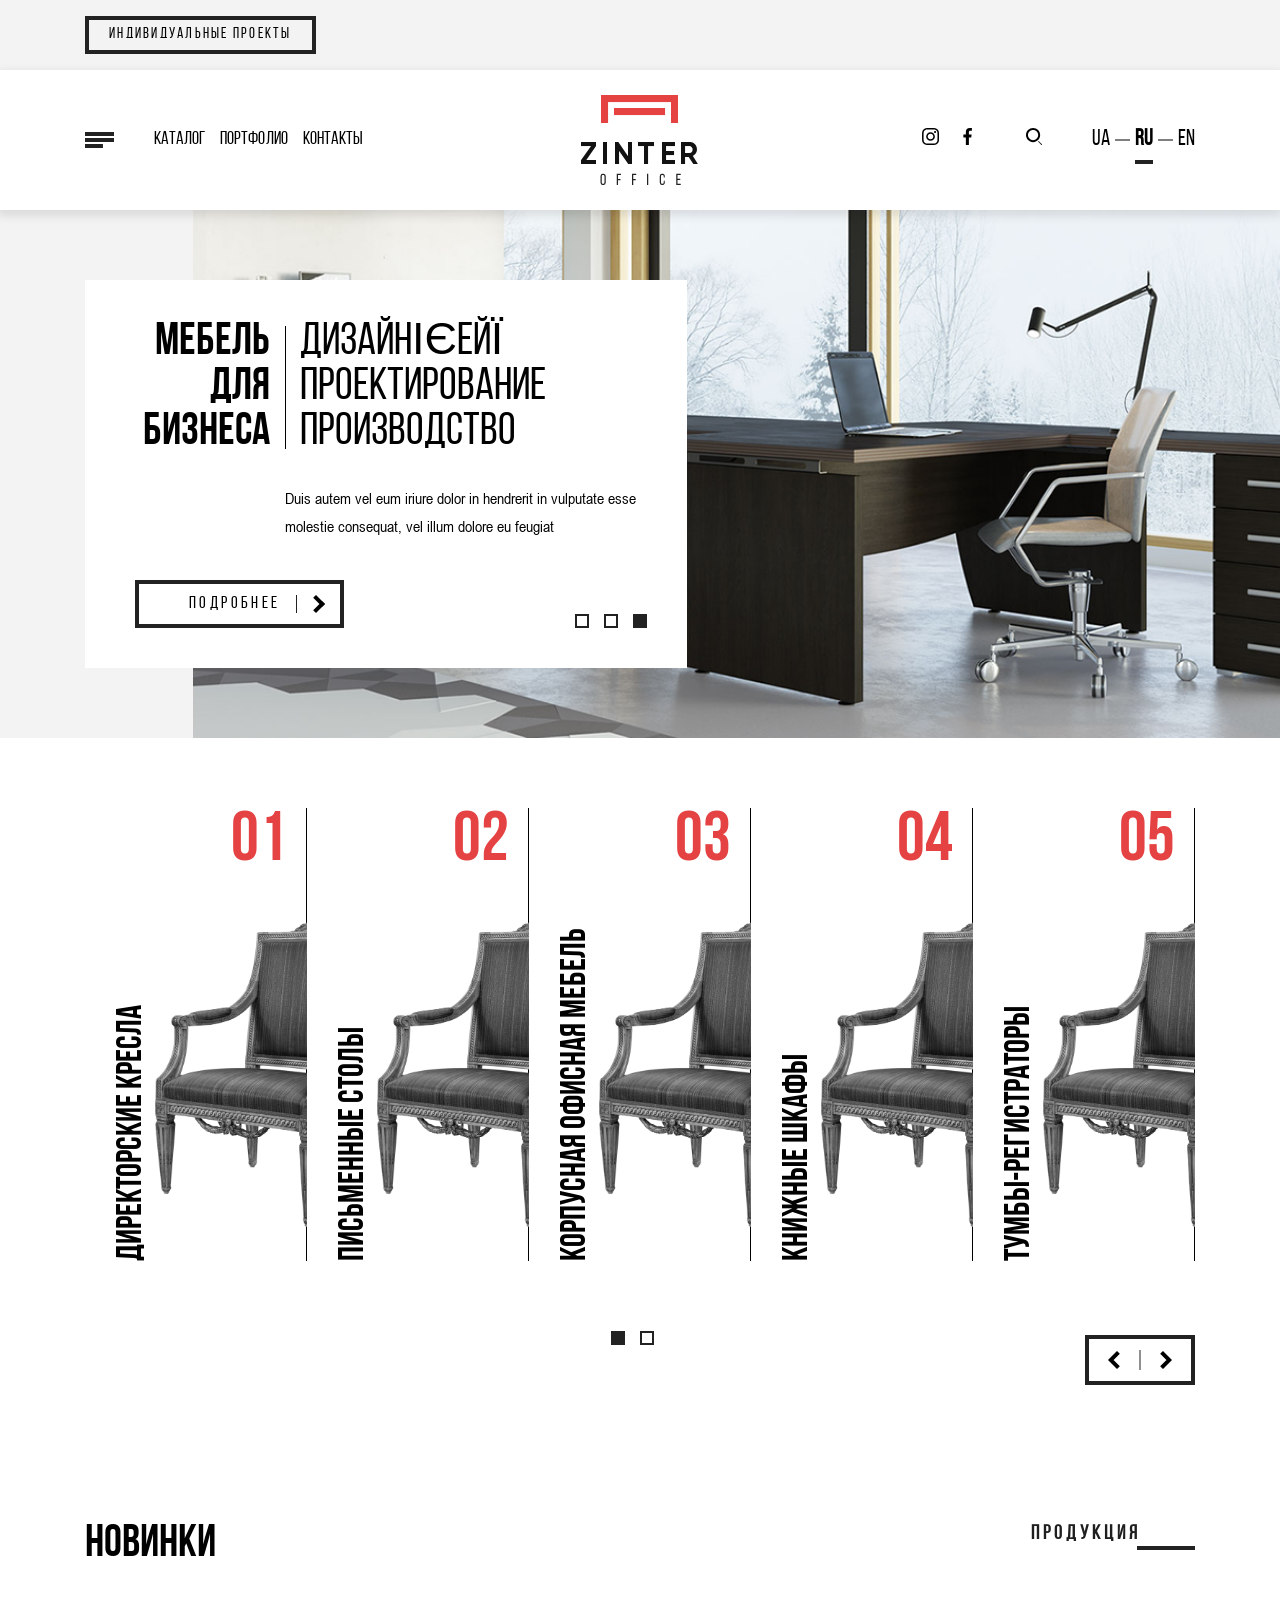
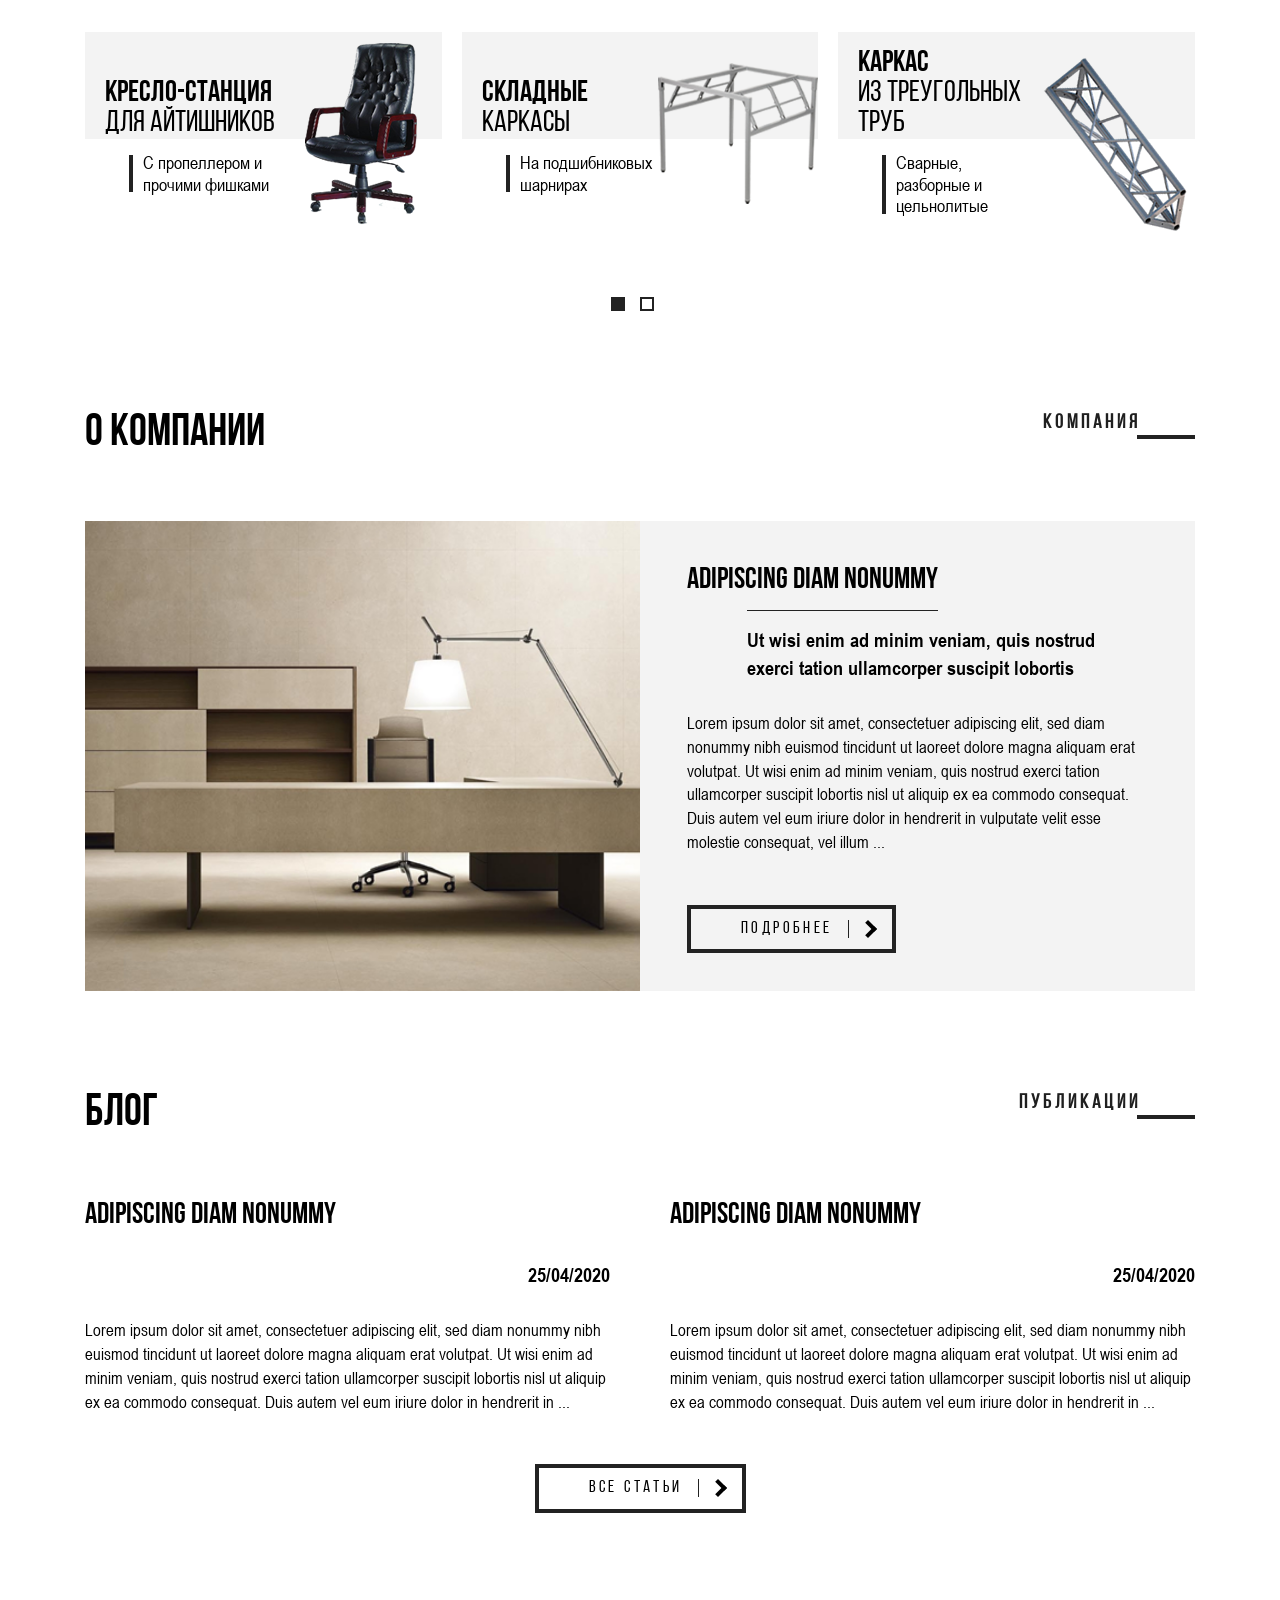
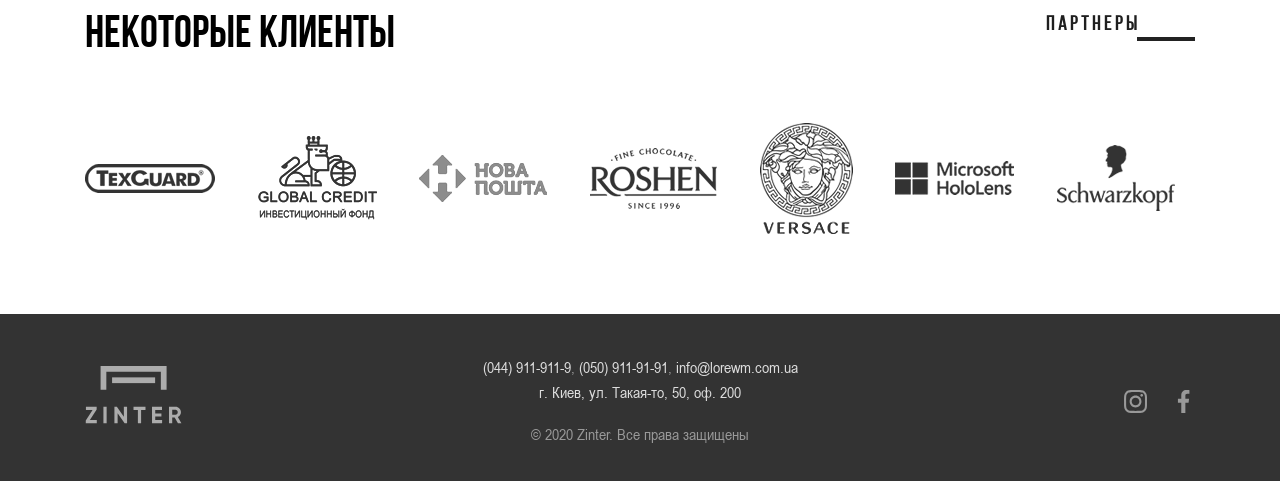
<file: index.html>
<!DOCTYPE html>
<html lang="en">

<!-- Start head -->
<head>
  <meta charset="utf-8" />
  <title>Zinter</title>

  <!-- SEO meta tags -->
  <!-- <meta property="og:url" content="url" />
        <meta property="og:type" content="website" />
        <meta property="og:title" content="title" />
        <meta property="og:description" content="description"/>
        <meta property="og:image" content="url" />
        <meta property="og:site_name" content="title" />
        <meta name="twitter:card" content=summary />
        <meta name="twitter:description" content="description"/>
        <meta name="twitter:title" content="title" /> -->
  <!--End SEO meta tags -->

  <meta http-equiv="X-UA-Compatible" content="IE=edge" />
  <meta name="viewport" content="width=device-width, initial-scale=1, maximum-scale=1" />

  <!-- Template Basic Images Start -->
  <link rel="icon" href="img/favicon.png" />
  <link rel="favicon" sizes="57x57" href="img/favicon.png" />
  <!-- Template Basic Images End -->

  <!-- Custom Browsers Color Start -->
  <meta name="theme-color" content="#000" />
  <!-- Custom Browsers Color End -->


  <style>
    body {
      opacity: 0;
    }

    .modal {
      opacity: 0;
    }

    .dropdown-menu {
      opacity: 0;
      visibility: hidden;
    }

    .header {
      padding: 25px 0;
    }

    .logo-short {
      visibility: hidden;
      display: none;
    }

    .header--scrolling {
      padding: 21px 0;
    }

    .header--scrolling .logo-full,
    .h-search,
    .burger-menu {
      opacity: 0;
    }

    a {
      color: black;
    }

    @media screen and (max-width: 1600px) {
      .header-address {
        opacity: 0;
        visibility: hidden;
      }
    }

    @media screen and (max-width: 991px) {

      .header nav {
        transform: translate3d(100%, 0, 0);
        visibility: hidden;
      }

      .h-search,
      .h-call-wrap {
        transform: translate3d(100%, 0, 0);
        visibility: hidden;
      }

      /*header mega menu */
      .header.header-mega-menu nav {
        transform: translate3d(100%, 0, 0);
        visibility: hidden;
      }
    }
  </style>
<link href="main.css" rel="stylesheet"></head><!-- End head -->

<!-- Body Modifications -->
<!-- fixed header: header position: fixed -->

<body class="fixed-header">

   <div class="preloader">
    <div class="preloader__logo">
    <img src="img/preloader.gif" alt="">
    </div>
  </div>  
  <!-- Start site wrapper -->
  <div class="site-wrapper">
     <div class="container-fluid i-project-wrap hidden-on-tablet">
       <div class="container">
     
         <div class="i-project">
           <a href="individual-project.html" class="btn btn--transparent-black">
             индивидуальные проекты
           </a>
         </div>
       </div>
     </div>
    <!-- Start header -->
    <header class="header">
      <div class="container">
        <div class="header-inner justify-content-between">
          <div class="header-nav">
            <div class="header-link__search header-link__search--mob">
              <div class="h-search-wrap ">
                <div href="#" class="h-search__icon js-header-search">
                  <svg version="1.1" xmlns="http://www.w3.org/2000/svg" xmlns:xlink="http://www.w3.org/1999/xlink" x="0px" y="0px" width="17px"
                       height="18px" viewBox="0 0 17 18" enable-background="new 0 0 17 18" xml:space="preserve">
                              <path fill-rule="evenodd" clip-rule="evenodd" d="M7.5,0C3.358,0,0,3.357,0,7.5S3.358,15,7.5,15c4.143,0,7.5-3.357,7.5-7.5
                                  S11.643,0,7.5,0z M7.5,12.906c-2.986,0-5.406-2.42-5.406-5.406S4.514,2.094,7.5,2.094c2.986,0,5.406,2.42,5.406,5.406
                                  S10.486,12.906,7.5,12.906z"/>
                              
                                  <rect x="14.5" y="13.207" transform="matrix(0.7071 -0.7071 0.7071 0.7071 -6.9203 15.2929)" fill-rule="evenodd" clip-rule="evenodd" fill="#212121" width="1" height="5.585"/>
                  </svg>
                </div>
    
                <div class="js-header-s-cross">
                  &nbsp;
                </div>
                <div class="h-search">
    
                  <form action="" class="h-search__form">
                    <input type="submit" value="Submit" id="search" hidden>
                    <label for="search">
                      <svg version="1.1" xmlns="http://www.w3.org/2000/svg" xmlns:xlink="http://www.w3.org/1999/xlink" x="0px" y="0px" width="17px"
                           height="18px" viewBox="0 0 17 18" enable-background="new 0 0 17 18" xml:space="preserve">
                                  <path fill-rule="evenodd" clip-rule="evenodd" d="M7.5,0C3.358,0,0,3.357,0,7.5S3.358,15,7.5,15c4.143,0,7.5-3.357,7.5-7.5
                                      S11.643,0,7.5,0z M7.5,12.906c-2.986,0-5.406-2.42-5.406-5.406S4.514,2.094,7.5,2.094c2.986,0,5.406,2.42,5.406,5.406
                                      S10.486,12.906,7.5,12.906z"/>
                                  
                                      <rect x="14.5" y="13.207" transform="matrix(0.7071 -0.7071 0.7071 0.7071 -6.9203 15.2929)" fill-rule="evenodd" clip-rule="evenodd" fill="#212121" width="1" height="5.585"/>
                      </svg>
                    </label>
                    <input type="text" name="search">
                  </form>
                </div>
              </div>
            </div>
    
            <div class="burger-wrap">
    
              <div class=" burger">
                <svg class="svg-menu" style="transform: rotateY(181deg);"  version="1.1" xmlns="http://www.w3.org/2000/svg" xmlns:xlink="http://www.w3.org/1999/xlink" x="0px" y="0px" width="29px"
                     height="16px" viewBox="0 0 29 16" enable-background="new 0 0 29 16" xml:space="preserve">
                            <path fill-rule="evenodd" clip-rule="evenodd" fill="#222222" d="M11,16h18v-4H11V16z M0,10h29V6H0V10z M0,0v4h29V0H0z"/>
                </svg>
    
              </div>
              <ul class="burger-menu hidden-on-tablet">
                <li> <a href="#">о компании</a> </li>
    
                <li> <a href="#">Партнерам</a> </li>
                <li> <a href="#">Доставка и оплата</a> </li>
                <li> <a href="blog.html">блог</a> </li>
              </ul>
            </div>
    
            <nav>
              <!--menu mob  start-->
              <ul class="menu">
    
                <div class="js-header-cross menu__cross"></div>
    
                <ul class="header-link__lg hide-pc-flex">
                  <li> <a href="#">UA</a></li>
                  <li><a class="active" href="#">RU</a></li>
                  <li><a href="#">EN</a></li>
                </ul>
    
                <li class="menu-item-has-children item-nav">
                  <span> КАТАЛОГ </span>
                  <ul class="dropdown-menu">
                    <li><a href="catalog-single.html"> Стулья и кресла</a></li>
                    <ul class="dropdown-menu__sub">
                      <li><a href="catalog-single.html">Стулья мягкие драпир</a></li>
                      <li><a href="catalog-single.html">Стулья жесткие фанер</a></li>
                    </ul>
                    <li><a href="##"> Столы компьютерные</a></li>
                    <li><a href="###"> Письменные столы</a></li>
                  </ul>
                </li>
                <li class="hide-pc">
                  <a href="individual-project.html">индивидуальные проекты</a>
                </li>
                <li>
                  <a href="portfolio.html">ПОРТФОЛИО</a>
                </li>
                <li class="hide-pc"> <a href="#"> о компании</a> </li>
    
                <li class="hide-pc"> <a href="#"> Партнерам</a> </li>
                <li class="hide-pc"> <a href="#"> Доставка и оплата</a> </li>
                <li class="hide-pc"> <a href="#"> блог</a> </li>
                <li>
                  <a href="contact.html">КОНТАКТЫ</a>
                </li>
    
                <div class="header-link__social hide-pc-flex">
                  <a href="google.com" target="_blank">
                    <svg enable-background="new 0 0 24 24" height="30" viewBox="0 0 24 24" width="30"
                        xmlns="http://www.w3.org/2000/svg">
                        <path fill="white"
                            d="m23.155 13.893c.716-6.027-.344-9.832-2.256-11.553l.001-.001c-3.086-2.939-13.508-3.374-17.2.132-1.658 1.715-2.242 4.232-2.306 7.348-.064 3.117-.14 8.956 5.301 10.54h.005l-.005 2.419s-.037.98.589 1.177c.716.232 1.04-.223 3.267-2.883 3.724.323 6.584-.417 6.909-.525.752-.252 5.007-.815 5.695-6.654zm-12.237 5.477s-2.357 2.939-3.09 3.702c-.24.248-.503.225-.499-.267 0-.323.018-4.016.018-4.016-4.613-1.322-4.341-6.294-4.291-8.895.05-2.602.526-4.733 1.93-6.168 3.239-3.037 12.376-2.358 14.704-.17 2.846 2.523 1.833 9.651 1.839 9.894-.585 4.874-4.033 5.183-4.667 5.394-.271.09-2.786.737-5.944.526z" />
                        <path  fill="white"
                            d="m15.521 12.774c-.494-.286-.997-.108-1.205.173l-.435.563c-.221.286-.634.248-.634.248-3.014-.797-3.82-3.951-3.82-3.951s-.037-.427.239-.656l.544-.45c.272-.216.444-.736.167-1.247-.74-1.337-1.237-1.798-1.49-2.152-.266-.333-.666-.408-1.082-.183h-.009c-.865.506-1.812 1.453-1.509 2.428.517 1.028 1.467 4.305 4.495 6.781 1.423 1.171 3.675 2.371 4.631 2.648l.009.014c.942.314 1.858-.67 2.347-1.561v-.007c.217-.431.145-.839-.172-1.106-.562-.548-1.41-1.153-2.076-1.542z" />
                        </svg>              </a>
                  <a href="#" target="_blank" target="_blank">
                    <svg version="1.1" xmlns="http://www.w3.org/2000/svg" xmlns:xlink="http://www.w3.org/1999/xlink" x="0px" y="0px"
                         viewBox="0 0 300 300" style="enable-background: new 0 0 300 300;" xml:space="preserve">
                        <path fill="white" d="M5.299,144.645l69.126,25.8l26.756,86.047c1.712,5.511,8.451,7.548,12.924,3.891l38.532-31.412
                            c4.039-3.291,9.792-3.455,14.013-0.391l69.498,50.457c4.785,3.478,11.564,0.856,12.764-4.926L299.823,29.22
                            c1.31-6.316-4.896-11.585-10.91-9.259L5.218,129.402C-1.783,132.102-1.722,142.014,5.299,144.645z M96.869,156.711l135.098-83.207
                            c2.428-1.491,4.926,1.792,2.841,3.726L123.313,180.87c-3.919,3.648-6.447,8.53-7.163,13.829l-3.798,28.146
                            c-0.503,3.758-5.782,4.131-6.819,0.494l-14.607-51.325C89.253,166.16,91.691,159.907,96.869,156.711z"/>
                    </svg>
                  </a>
                  <a href="#" target="_blank" target="_blank">
                    <svg height="511pt" viewBox="0 0 511 511.9" width="511pt" xmlns="http://www.w3.org/2000/svg">
                      <path
                        d="m510.949219 150.5c-1.199219-27.199219-5.597657-45.898438-11.898438-62.101562-6.5-17.199219-16.5-32.597657-29.601562-45.398438-12.800781-13-28.300781-23.101562-45.300781-29.5-16.296876-6.300781-34.898438-10.699219-62.097657-11.898438-27.402343-1.300781-36.101562-1.601562-105.601562-1.601562s-78.199219.300781-105.5 1.5c-27.199219 1.199219-45.898438 5.601562-62.097657 11.898438-17.203124 6.5-32.601562 16.5-45.402343 29.601562-13 12.800781-23.097657 28.300781-29.5 45.300781-6.300781 16.300781-10.699219 34.898438-11.898438 62.097657-1.300781 27.402343-1.601562 36.101562-1.601562 105.601562s.300781 78.199219 1.5 105.5c1.199219 27.199219 5.601562 45.898438 11.902343 62.101562 6.5 17.199219 16.597657 32.597657 29.597657 45.398438 12.800781 13 28.300781 23.101562 45.300781 29.5 16.300781 6.300781 34.898438 10.699219 62.101562 11.898438 27.296876 1.203124 36 1.5 105.5 1.5s78.199219-.296876 105.5-1.5c27.199219-1.199219 45.898438-5.597657 62.097657-11.898438 34.402343-13.300781 61.601562-40.5 74.902343-74.898438 6.296876-16.300781 10.699219-34.902343 11.898438-62.101562 1.199219-27.300781 1.5-36 1.5-105.5s-.101562-78.199219-1.300781-105.5zm-46.097657 209c-1.101562 25-5.300781 38.5-8.800781 47.5-8.601562 22.300781-26.300781 40-48.601562 48.601562-9 3.5-22.597657 7.699219-47.5 8.796876-27 1.203124-35.097657 1.5-103.398438 1.5s-76.5-.296876-103.402343-1.5c-25-1.097657-38.5-5.296876-47.5-8.796876-11.097657-4.101562-21.199219-10.601562-29.398438-19.101562-8.5-8.300781-15-18.300781-19.101562-29.398438-3.5-9-7.699219-22.601562-8.796876-47.5-1.203124-27-1.5-35.101562-1.5-103.402343s.296876-76.5 1.5-103.398438c1.097657-25 5.296876-38.5 8.796876-47.5 4.101562-11.101562 10.601562-21.199219 19.203124-29.402343 8.296876-8.5 18.296876-15 29.398438-19.097657 9-3.5 22.601562-7.699219 47.5-8.800781 27-1.199219 35.101562-1.5 103.398438-1.5 68.402343 0 76.5.300781 103.402343 1.5 25 1.101562 38.5 5.300781 47.5 8.800781 11.097657 4.097657 21.199219 10.597657 29.398438 19.097657 8.5 8.300781 15 18.300781 19.101562 29.402343 3.5 9 7.699219 22.597657 8.800781 47.5 1.199219 27 1.5 35.097657 1.5 103.398438s-.300781 76.300781-1.5 103.300781zm0 0" />
                      <path
                        d="m256.449219 124.5c-72.597657 0-131.5 58.898438-131.5 131.5s58.902343 131.5 131.5 131.5c72.601562 0 131.5-58.898438 131.5-131.5s-58.898438-131.5-131.5-131.5zm0 216.800781c-47.097657 0-85.300781-38.199219-85.300781-85.300781s38.203124-85.300781 85.300781-85.300781c47.101562 0 85.300781 38.199219 85.300781 85.300781s-38.199219 85.300781-85.300781 85.300781zm0 0" />
                      <path
                        d="m423.851562 119.300781c0 16.953125-13.746093 30.699219-30.703124 30.699219-16.953126 0-30.699219-13.746094-30.699219-30.699219 0-16.957031 13.746093-30.699219 30.699219-30.699219 16.957031 0 30.703124 13.742188 30.703124 30.699219zm0 0" />
                      </svg>              </a>
                  <a href="#" target="_blank" target="_blank">
                    <svg enable-background="new 0 0 24 24" height="512" viewBox="0 0 24 24" width="512"
                      xmlns="http://www.w3.org/2000/svg">
                      <path
                        d="m15.997 3.985h2.191v-3.816c-.378-.052-1.678-.169-3.192-.169-3.159 0-5.323 1.987-5.323 5.639v3.361h-3.486v4.266h3.486v10.734h4.274v-10.733h3.345l.531-4.266h-3.877v-2.939c.001-1.233.333-2.077 2.051-2.077z" />
                      </svg>              </a>
                </div>
    
                
    
              </ul>
              <!--menu mob  end-->
    
            </nav>
          </div>
    
    
          <div class="header-logo">
            <a href="sitemap.html" class="logo">
              <img src="img/logo.gif" class="img-responsive logo-full hidden-on-tablet" alt="">
              <svg class="logo-short" version="1.1" xmlns="http://www.w3.org/2000/svg" xmlns:xlink="http://www.w3.org/1999/xlink" x="0px" y="0px" width="71px"
                   height="25px" viewBox="0 0 71 25" enable-background="new 0 0 71 25" xml:space="preserve">
                          <path fill-rule="evenodd" clip-rule="evenodd" fill="#E54243" d="M12,19h47v-6H12V19z M0,0v25h6V7h59v18h6V0H0z"/>
              </svg>
              <svg class="logo-mob hide-pc-flex" version="1.1" xmlns="http://www.w3.org/2000/svg" xmlns:xlink="http://www.w3.org/1999/xlink" x="0px" y="0px"
                   width="446.305px" height="231.522px" viewBox="0 0 446.305 231.522" enable-background="new 0 0 446.305 231.522"
                   xml:space="preserve">
                  <path fill-rule="evenodd" clip-rule="evenodd" fill="#111111" d="M57.906,147.482H1.016v15.19h38.4l-38.4,54.11v14.24h56.89v-15.19
                      h-36.98l36.98-53.16V147.482z M84.446,231.022h15.17v-83.54h-15.17v82.41V231.022z M179.256,201.532l-36.92-54.05h-12.38v83.54
                      h15.17v-50.37l35.26,50.37h14.04v-83.54h-15.17v50.26V201.532z M215.776,147.482h1.4l0.01-1.48L215.776,147.482z M277.866,147.482
                      h-60.69l0.01,15.19h22.75v68.35h15.17v-68.35h22.76V147.482z M325.226,196.852h28.48v-15.19h-30.34v-18.99h34.14v-15.19h-49.31
                      v83.54h49.31v-15.19h-34.14v-18.63L325.226,196.852z M413.186,162.672c3.08,0,5.69,2.32,7.88,4.69c2.19,2.37,3.32,5.22,3.32,8.6
                      s-1.13,7.36-3.32,9.73c-2.19,2.38-4.8,3.56-7.88,3.56h-17.76v-26.58h16.65H413.186z M444.016,231.022l-19.28-31.09
                      c4.74-2.13,8.6-5.4,11.5-9.79c2.9-4.39,4.38-9.13,4.38-14.24c0-7.47-2.66-15.07-8-20.41c-5.33-5.34-11.85-8.01-19.43-8.01h-32.93
                      v83.54h15.17v-26.82h14.06l17.7,26.82H444.016z"/>
              <path fill-rule="evenodd" clip-rule="evenodd" fill="#E54243" d="M71.016,0.022v107h27v-80h239v80h27v-107H71.016z M121.016,50.022
                  v27h193v-27H121.016z"/>
              </svg>
            </a>
          </div>
    
          <div class="header-link">
            <div class="header-link__mail">
              <a href="mailto:info@lorewm.com.ua"><svg height="16" version="1.1" xmlns="http://www.w3.org/2000/svg" xmlns:xlink="http://www.w3.org/1999/xlink" x="0px" y="0px"
        viewBox="0 0 477.867 477.867" style="enable-background: new 0 0 477.867 477.867;" xml:space="preserve">
        <path d="M460.8,68.267H17.067l221.867,182.75L463.309,68.779C462.488,68.539,461.649,68.368,460.8,68.267z" />
        <path d="M249.702,286.31c-6.288,5.149-15.335,5.149-21.623,0L0,98.406v294.127c0,9.426,7.641,17.067,17.067,17.067H460.8
                c9.426,0,17.067-7.641,17.067-17.067V100.932L249.702,286.31z" />
    </svg> </a>
            </div>
    
            <div class="header-link__social hidden-on-tablet">
              <a href="#" target="_blank">
                <svg height="511pt" viewBox="0 0 511 511.9" width="511pt" xmlns="http://www.w3.org/2000/svg">
                  <path
                    d="m510.949219 150.5c-1.199219-27.199219-5.597657-45.898438-11.898438-62.101562-6.5-17.199219-16.5-32.597657-29.601562-45.398438-12.800781-13-28.300781-23.101562-45.300781-29.5-16.296876-6.300781-34.898438-10.699219-62.097657-11.898438-27.402343-1.300781-36.101562-1.601562-105.601562-1.601562s-78.199219.300781-105.5 1.5c-27.199219 1.199219-45.898438 5.601562-62.097657 11.898438-17.203124 6.5-32.601562 16.5-45.402343 29.601562-13 12.800781-23.097657 28.300781-29.5 45.300781-6.300781 16.300781-10.699219 34.898438-11.898438 62.097657-1.300781 27.402343-1.601562 36.101562-1.601562 105.601562s.300781 78.199219 1.5 105.5c1.199219 27.199219 5.601562 45.898438 11.902343 62.101562 6.5 17.199219 16.597657 32.597657 29.597657 45.398438 12.800781 13 28.300781 23.101562 45.300781 29.5 16.300781 6.300781 34.898438 10.699219 62.101562 11.898438 27.296876 1.203124 36 1.5 105.5 1.5s78.199219-.296876 105.5-1.5c27.199219-1.199219 45.898438-5.597657 62.097657-11.898438 34.402343-13.300781 61.601562-40.5 74.902343-74.898438 6.296876-16.300781 10.699219-34.902343 11.898438-62.101562 1.199219-27.300781 1.5-36 1.5-105.5s-.101562-78.199219-1.300781-105.5zm-46.097657 209c-1.101562 25-5.300781 38.5-8.800781 47.5-8.601562 22.300781-26.300781 40-48.601562 48.601562-9 3.5-22.597657 7.699219-47.5 8.796876-27 1.203124-35.097657 1.5-103.398438 1.5s-76.5-.296876-103.402343-1.5c-25-1.097657-38.5-5.296876-47.5-8.796876-11.097657-4.101562-21.199219-10.601562-29.398438-19.101562-8.5-8.300781-15-18.300781-19.101562-29.398438-3.5-9-7.699219-22.601562-8.796876-47.5-1.203124-27-1.5-35.101562-1.5-103.402343s.296876-76.5 1.5-103.398438c1.097657-25 5.296876-38.5 8.796876-47.5 4.101562-11.101562 10.601562-21.199219 19.203124-29.402343 8.296876-8.5 18.296876-15 29.398438-19.097657 9-3.5 22.601562-7.699219 47.5-8.800781 27-1.199219 35.101562-1.5 103.398438-1.5 68.402343 0 76.5.300781 103.402343 1.5 25 1.101562 38.5 5.300781 47.5 8.800781 11.097657 4.097657 21.199219 10.597657 29.398438 19.097657 8.5 8.300781 15 18.300781 19.101562 29.402343 3.5 9 7.699219 22.597657 8.800781 47.5 1.199219 27 1.5 35.097657 1.5 103.398438s-.300781 76.300781-1.5 103.300781zm0 0" />
                  <path
                    d="m256.449219 124.5c-72.597657 0-131.5 58.898438-131.5 131.5s58.902343 131.5 131.5 131.5c72.601562 0 131.5-58.898438 131.5-131.5s-58.898438-131.5-131.5-131.5zm0 216.800781c-47.097657 0-85.300781-38.199219-85.300781-85.300781s38.203124-85.300781 85.300781-85.300781c47.101562 0 85.300781 38.199219 85.300781 85.300781s-38.199219 85.300781-85.300781 85.300781zm0 0" />
                  <path
                    d="m423.851562 119.300781c0 16.953125-13.746093 30.699219-30.703124 30.699219-16.953126 0-30.699219-13.746094-30.699219-30.699219 0-16.957031 13.746093-30.699219 30.699219-30.699219 16.957031 0 30.703124 13.742188 30.703124 30.699219zm0 0" />
                  </svg>          </a>
              <a href="#" target="_blank">
                <svg enable-background="new 0 0 24 24" height="512" viewBox="0 0 24 24" width="512"
                  xmlns="http://www.w3.org/2000/svg">
                  <path
                    d="m15.997 3.985h2.191v-3.816c-.378-.052-1.678-.169-3.192-.169-3.159 0-5.323 1.987-5.323 5.639v3.361h-3.486v4.266h3.486v10.734h4.274v-10.733h3.345l.531-4.266h-3.877v-2.939c.001-1.233.333-2.077 2.051-2.077z" />
                  </svg>          </a>
            </div>
    
            <div class="header-link__search">
              <div class="h-search-wrap ">
                <div href="#" class="h-search__icon js-header-search">
                  <svg version="1.1" xmlns="http://www.w3.org/2000/svg" xmlns:xlink="http://www.w3.org/1999/xlink" x="0px" y="0px" width="17px"
                       height="18px" viewBox="0 0 17 18" enable-background="new 0 0 17 18" xml:space="preserve">
                              <path fill-rule="evenodd" clip-rule="evenodd" d="M7.5,0C3.358,0,0,3.357,0,7.5S3.358,15,7.5,15c4.143,0,7.5-3.357,7.5-7.5
                                  S11.643,0,7.5,0z M7.5,12.906c-2.986,0-5.406-2.42-5.406-5.406S4.514,2.094,7.5,2.094c2.986,0,5.406,2.42,5.406,5.406
                                  S10.486,12.906,7.5,12.906z"/>
                              
                                  <rect x="14.5" y="13.207" transform="matrix(0.7071 -0.7071 0.7071 0.7071 -6.9203 15.2929)" fill-rule="evenodd" clip-rule="evenodd" fill="#212121" width="1" height="5.585"/>
                  </svg>
                </div>
    
                <div class="js-header-s-cross">
                  &nbsp;
                </div>
                <div class="h-search">
    
                  <form action="" class="h-search__form">
                    <input type="submit" value="Submit" id="search" hidden>
                    <label for="search">
                      <svg version="1.1" xmlns="http://www.w3.org/2000/svg" xmlns:xlink="http://www.w3.org/1999/xlink" x="0px" y="0px" width="17px"
                           height="18px" viewBox="0 0 17 18" enable-background="new 0 0 17 18" xml:space="preserve">
                                  <path fill-rule="evenodd" clip-rule="evenodd" d="M7.5,0C3.358,0,0,3.357,0,7.5S3.358,15,7.5,15c4.143,0,7.5-3.357,7.5-7.5
                                      S11.643,0,7.5,0z M7.5,12.906c-2.986,0-5.406-2.42-5.406-5.406S4.514,2.094,7.5,2.094c2.986,0,5.406,2.42,5.406,5.406
                                      S10.486,12.906,7.5,12.906z"/>
                                  
                                      <rect x="14.5" y="13.207" transform="matrix(0.7071 -0.7071 0.7071 0.7071 -6.9203 15.2929)" fill-rule="evenodd" clip-rule="evenodd" fill="#212121" width="1" height="5.585"/>
                      </svg>
                    </label>
                    <input type="text" name="search">
                  </form>
                </div>
              </div>
            </div>
            <ul class="header-link__lg hidden-on-tablet">
              <li> <a href="#">UA</a></li>
              <li><a class="active" href="#">RU</a></li>
              <li><a href="#">EN</a></li>
            </ul>
    
            <div class="header-link__call hide-pc-flex js-active-call">
              <svg height="22" version="1.1" xmlns="http://www.w3.org/2000/svg" xmlns:xlink="http://www.w3.org/1999/xlink" x="0px" y="0px"
                   viewBox="0 0 384 384" style="enable-background: new 0 0 384 384;" xml:space="preserve">
                      <path d="M353.188,252.052c-23.51,0-46.594-3.677-68.469-10.906c-10.719-3.656-23.896-0.302-30.438,6.417l-43.177,32.594
                          c-50.073-26.729-80.917-57.563-107.281-107.26l31.635-42.052c8.219-8.208,11.167-20.198,7.635-31.448
                          c-7.26-21.99-10.948-45.063-10.948-68.583C132.146,13.823,118.323,0,101.333,0H30.813C13.823,0,0,13.823,0,30.813
                          C0,225.563,158.438,384,353.188,384c16.99,0,30.813-13.823,30.813-30.813v-70.323C384,265.875,370.177,252.052,353.188,252.052z"
                          />
              </svg>
              <div class="h-call-wrap">
                <div class="js-header-s-cross">
                  &nbsp;
                </div>
                <a href="tel:+38(044)911-91-19 ">+38 (044) 911-91-19 </a>
                <a href="tel:+38(050)911-91-91 ">+38 (050) 911-91-91 </a>
              </div>
            </div>
          </div>
    
        </div>
      </div>
    </header>    <!-- End header -->

    <!--Start page-->
    <div class="page-wrapper page-home">

      <!-- Start introduction -->
      <!-- Start introduction section -->
      <section id="introduction" class="section introduction ">
        <div class="container">
          <div class="introduction__slider">
            <div class="i-slider">
              <div class="i-slider__item">
                <img src="img/intro.png" alt="">
              </div>
      
              <div class="i-slider__item">
                <img src="img/article1.png" alt="">
              </div>
      
              <div class="i-slider__item">
                <img src="img/intro.png" alt="">
              </div>
            </div>
          </div>
      
          <div class="introduction__content fadeInLeftпоняв animated">
            <div class="introduction-title">
              <div class="animation-title">
                <ul>
                  <li>
                    <h2 class="title-left">Мебель
                      для
                      Бизнеса
                    </h2>
                  </li>
                  <li>
                    <h2 class="title-left">
                      КАРКАСЫ ДЛЯ СТОЛОВ
                    </h2>
                  </li>
                </ul>
      
              </div>
      
              <div class="title-wrap">
      
                <h1 class="title">ДизайнІЄЕЙЇ <br>
                  Проектирование<br>
                  Производство
                </h1>
                <p>
                  Duis autem vel eum iriure dolor in hendrerit in vulputate esse molestie consequat, vel illum dolore eu
                  feugiat
                </p>
              </div>
            </div>
            <div class="descr-wrap">
      
              <a href="#" class="btn btn--transparent-black">
                Подробнее <span><svg width="13" height="18" viewBox="0 0 13 18" fill="none" xmlns="http://www.w3.org/2000/svg">
      <line x1="10.4142" y1="1.41421" x2="1.41421" y2="10.4142" stroke="black" stroke-width="4"/>
      <line x1="1.41421" y1="7.58579" x2="10.4142" y2="16.5858" stroke="black" stroke-width="4"/>
      </svg>
      </span>
              </a>
      
              <div class="slider-dots">
                <button></button>
                <button></button>
                <button></button>
              </div>
            </div>
          </div>
        </div>
      </section>
      <!-- End introduction section -->      <!-- End introduction -->

      <!-- Start slider-main -->
      <!-- Start slider-main section -->
      <section class="section slider-main " id="slider-main">
        <div class="container set-position">
          <div class="slider-category">
          
           <a href="#" class="slider-category__item">
             <div class="item-num-wrap">
             <div class="item-num">
               01
             </div>
             </div>
             <div class="item-descr">
               <h3 class="item-title">ДИРЕКТОРСКИЕ КРЕСЛА</h3>
             </div>
           
             <div class="item-picture">
               <div class="item-picture__bw">
               <img src="img/test1.png" alt="">
               </div>
               <div class="item-picture__color">
               <img src="img/test.png" alt="">
               </div>
             </div>
           </a>     <a href="#" class="slider-category__item">
             <div class="item-num-wrap">
             <div class="item-num">
               02
             </div>
             </div>
             <div class="item-descr">
               <h3 class="item-title">Письменные столы</h3>
             </div>
           
             <div class="item-picture">
               <div class="item-picture__bw">
               <img src="img/test1.png" alt="">
               </div>
               <div class="item-picture__color">
               <img src="img/test.png" alt="">
               </div>
             </div>
           </a>     <a href="#" class="slider-category__item">
             <div class="item-num-wrap">
             <div class="item-num">
               03
             </div>
             </div>
             <div class="item-descr">
               <h3 class="item-title">Корпусная офисная мебель </h3>
             </div>
           
             <div class="item-picture">
               <div class="item-picture__bw">
               <img src="img/test1.png" alt="">
               </div>
               <div class="item-picture__color">
               <img src="img/test.png" alt="">
               </div>
             </div>
           </a>     <a href="#" class="slider-category__item">
             <div class="item-num-wrap">
             <div class="item-num">
               04
             </div>
             </div>
             <div class="item-descr">
               <h3 class="item-title">книжные шкафы</h3>
             </div>
           
             <div class="item-picture">
               <div class="item-picture__bw">
               <img src="img/test1.png" alt="">
               </div>
               <div class="item-picture__color">
               <img src="img/test.png" alt="">
               </div>
             </div>
           </a>     <a href="#" class="slider-category__item">
             <div class="item-num-wrap">
             <div class="item-num">
               05
             </div>
             </div>
             <div class="item-descr">
               <h3 class="item-title">тумбы-регистраторы</h3>
             </div>
           
             <div class="item-picture">
               <div class="item-picture__bw">
               <img src="img/test1.png" alt="">
               </div>
               <div class="item-picture__color">
               <img src="img/test.png" alt="">
               </div>
             </div>
           </a>    
           <a href="#" class="slider-category__item">
             <div class="item-num-wrap">
             <div class="item-num">
               06
             </div>
             </div>
             <div class="item-descr">
               <h3 class="item-title">тумбы-регистраторы</h3>
             </div>
           
             <div class="item-picture">
               <div class="item-picture__bw">
               <img src="img/test1.png" alt="">
               </div>
               <div class="item-picture__color">
               <img src="img/test.png" alt="">
               </div>
             </div>
           </a>     <a href="#" class="slider-category__item">
             <div class="item-num-wrap">
             <div class="item-num">
               07
             </div>
             </div>
             <div class="item-descr">
               <h3 class="item-title">книжные шкафы</h3>
             </div>
           
             <div class="item-picture">
               <div class="item-picture__bw">
               <img src="img/test1.png" alt="">
               </div>
               <div class="item-picture__color">
               <img src="img/test.png" alt="">
               </div>
             </div>
           </a>     <a href="#" class="slider-category__item">
             <div class="item-num-wrap">
             <div class="item-num">
               08
             </div>
             </div>
             <div class="item-descr">
               <h3 class="item-title">тумбы-регистраторы</h3>
             </div>
           
             <div class="item-picture">
               <div class="item-picture__bw">
               <img src="img/test1.png" alt="">
               </div>
               <div class="item-picture__color">
               <img src="img/test.png" alt="">
               </div>
             </div>
           </a>     <a href="#" class="slider-category__item">
             <div class="item-num-wrap">
             <div class="item-num">
               09
             </div>
             </div>
             <div class="item-descr">
               <h3 class="item-title">книжные шкафы</h3>
             </div>
           
             <div class="item-picture">
               <div class="item-picture__bw">
               <img src="img/test1.png" alt="">
               </div>
               <div class="item-picture__color">
               <img src="img/test.png" alt="">
               </div>
             </div>
           </a>     <a href="#" class="slider-category__item">
             <div class="item-num-wrap">
             <div class="item-num">
               10
             </div>
             </div>
             <div class="item-descr">
               <h3 class="item-title">книжные шкафы</h3>
             </div>
           
             <div class="item-picture">
               <div class="item-picture__bw">
               <img src="img/test1.png" alt="">
               </div>
               <div class="item-picture__color">
               <img src="img/test.png" alt="">
               </div>
             </div>
           </a>    </div>
        </div>
      </section>
      <!-- End slider-main section -->      <!-- End slider-main -->

      <!-- Start novelty -->
      <!-- Start name section -->
      <section class="section section--default novelty " id="novelty">
        <div class="container">
      
          <div class="section__head">
            <h2 class="title fadeInDown animated">
              НОВИНКИ
            </h2>
            <h5 class="title-sub fadeInRight animated">
              ПРОДУКЦИЯ
            </h5>
          </div>
      
          <div class="novelty__slider n-slider">
             <div class="n-slider__item">
                    <a href="#" class="novelty-card">
                      <div class="novelty-card__descr">
            
                        <div class="title-wrap">
                        <h4 class="title">
                          <b>КРЕСЛО-СТАНЦИЯ</b>
                          <br>
                         ДЛЯ АЙТИШНИКОВ
                        </h4>
                        </div>
            
                        <p>С пропеллером и прочими фишками
                        </p>
                      </div>
                      <div class="novelty-card__picture">
                        <img data-src="img/novelty1.png" alt="">
                      </div>
                    </a>
                  </div>       <div class="n-slider__item">
                    <a href="#" class="novelty-card">
                      <div class="novelty-card__descr">
            
                        <div class="title-wrap">
                        <h4 class="title">
                          <b>СКЛАДНЫЕ</b>
                          <br>
                         КАРКАСЫ
                        </h4>
                        </div>
            
                        <p>На подшибниковых шарнирах
                        </p>
                      </div>
                      <div class="novelty-card__picture">
                        <img data-src="img/novelty2.png" alt="">
                      </div>
                    </a>
                  </div>       <div class="n-slider__item">
                    <a href="#" class="novelty-card">
                      <div class="novelty-card__descr">
            
                        <div class="title-wrap">
                        <h4 class="title">
                          <b>КАРКАС</b>
                          <br>
                         ИЗ ТРЕУГОЛЬНЫХ ТРУБ
                        </h4>
                        </div>
            
                        <p>Сварные, разборные и цельнолитые
                        </p>
                      </div>
                      <div class="novelty-card__picture">
                        <img data-src="img/novelty3.png" alt="">
                      </div>
                    </a>
                  </div>       <div class="n-slider__item">
                    <a href="#" class="novelty-card">
                      <div class="novelty-card__descr">
            
                        <div class="title-wrap">
                        <h4 class="title">
                          <b>КАРКАС</b>
                          <br>
                         ИЗ ТРЕУГОЛЬНЫХ ТРУБ
                        </h4>
                        </div>
            
                        <p>Сварные, разборные и цельнолитые
                        </p>
                      </div>
                      <div class="novelty-card__picture">
                        <img data-src="img/novelty3.png" alt="">
                      </div>
                    </a>
                  </div>    </div>
      
        </div>
      </section>
      <!-- End name section -->      <!-- End novelty -->

      <!-- Start about -->
      <!-- Start name about -->
      <section class="section section--default about " id="about">
        <div class="container">
      
          <div class="section__head">
            <h2 class="title fadeInDown animated">
              о компании
            </h2>
            <h5 class="title-sub">
              КОМПАНИЯ
            </h5>
          </div>
      
          <div class="about-inner">
            <div class="about-picture">
              <img src="img/company.png" data-src="img/company.png" alt="">
            </div>
      
              <div class="about-descr">
      
                <h4 class="about-descr__title">
                  adipiscing diam nonummy
                </h4>
      
                <div class="about-descr__sub">
                  Ut wisi enim ad minim veniam, quis nostrud exerci tation ullamcorper suscipit lobortis
                </div>
                <p>
                  Lorem ipsum dolor sit amet, consectetuer adipiscing elit, sed diam nonummy nibh euismod tincidunt ut laoreet
                  dolore magna aliquam erat volutpat. Ut wisi enim ad minim veniam, quis nostrud exerci tation ullamcorper
                  suscipit lobortis nisl ut aliquip ex ea commodo consequat. Duis autem vel eum iriure dolor in hendrerit in
                  vulputate velit esse molestie consequat, vel illum ...
                </p>
      
                <a href="#" class="btn btn--transparent-black">
                  Подробнее <span><svg width="13" height="18" viewBox="0 0 13 18" fill="none" xmlns="http://www.w3.org/2000/svg">
      <line x1="10.4142" y1="1.41421" x2="1.41421" y2="10.4142" stroke="black" stroke-width="4"/>
      <line x1="1.41421" y1="7.58579" x2="10.4142" y2="16.5858" stroke="black" stroke-width="4"/>
      </svg>
      </span>
                </a>
              </div>
          </div>
      
        </div>
      </section>
      <!-- End name about -->      <!-- End about -->

      <!-- Start publication -->
      <!-- Start name publications -->
      <section class="section section--default publications " id="publications">
        <div class="container">
      
          <div class="section__head">
            <h2 class="title fadeInDown animated">
              БЛОГ 
            </h2>
            <h5 class="title-sub fadeInRight animated">
              ПУБЛИКАЦИИ
            </h5>
          </div>
      
          <div class="publications-inner">
            <a href="#" class="publication">
              <h4 class="publication__title">
                adipiscing diam nonummy
              </h4>
      
              <div class="publication__date">
                25/04/2020
              </div>
      
              <p>
                Lorem ipsum dolor sit amet, consectetuer adipiscing elit, sed diam nonummy nibh euismod tincidunt ut laoreet
                dolore magna aliquam erat volutpat. Ut wisi enim ad minim veniam, quis nostrud exerci tation ullamcorper
                suscipit lobortis nisl ut aliquip ex ea commodo consequat. Duis autem vel eum iriure dolor in hendrerit in ...
              </p>
      
            </a>
            <a href="#" class="publication">
              <h4 class="publication__title">
                adipiscing diam nonummy
              </h4>
      
              <div class="publication__date">
                25/04/2020
              </div>
      
              <p>
                Lorem ipsum dolor sit amet, consectetuer adipiscing elit, sed diam nonummy nibh euismod tincidunt ut laoreet
                dolore magna aliquam erat volutpat. Ut wisi enim ad minim veniam, quis nostrud exerci tation ullamcorper
                suscipit lobortis nisl ut aliquip ex ea commodo consequat. Duis autem vel eum iriure dolor in hendrerit in ...
              </p>
      
            </a>
          </div>
      
          <a href="#" class="btn btn--transparent-black">
            ВСЕ СТАТЬИ <span><svg width="13" height="18" viewBox="0 0 13 18" fill="none" xmlns="http://www.w3.org/2000/svg">
      <line x1="10.4142" y1="1.41421" x2="1.41421" y2="10.4142" stroke="black" stroke-width="4"/>
      <line x1="1.41421" y1="7.58579" x2="10.4142" y2="16.5858" stroke="black" stroke-width="4"/>
      </svg>
      </span>
          </a>
      
        </div>
      </section>
      <!-- End name publications -->      <!-- End publication -->

      <!-- Start partners -->
      <!-- Start name partners -->
      <section class="section section--default partners " id="partners">
        <div class="container">
      
          <div class="section__head">
            <h2 class="title fadeInDown animated">
              НЕКОТОРЫЕ КЛИЕНТЫ
            </h2>
            <h5 class="title-sub fadeInRight animated">
              партнеры
            </h5>
          </div>
      
          <div class="partners-inner">
            <div class="partners__icon">
              <a href="#"><img src="img/partner-1.png" alt=""> </a>
            </div>
            <div class="partners__icon">
              <a href="#"><img src="img/partner-2.png" alt=""> </a>
            </div>
            <div class="partners__icon">
              <a href="#"><img src="img/partner-3.png" alt=""> </a>
            </div>
            <div class="partners__icon">
              <a href="#"><img src="img/partner-4.png" alt=""> </a>
            </div>
            <div class="partners__icon">
              <a href="#"><img src="img/partner-5.png" alt=""> </a>
            </div>
            <div class="partners__icon">
              <a href="#"><img src="img/partner-6.png" alt=""> </a>
            </div>
            <div class="partners__icon">
              <a href="#"><img src="img/partner-7.png" alt=""> </a>
            </div>
          </div>
      
        </div>
      </section>
      <!-- End name partners -->      <!-- End partners -->
    </div>
    <!--End page-->

    <!-- Start footer -->
    <footer class="footer ">
      <div class="container">
        <div class="row">
    
          <div class="col-12 col-lg-3 d-flex justify-content-start">
            <div class="footer-logo-wrap">
    
              <div class="footer-logo">
                <a href="/">
                  <svg version="1.1"
                       id="Слой_1" sodipodi:docname="Р›РѕРіРѕС‚РёРї РІ С„СѓС‚РµСЂ.svg" inkscape:version="0.92.4 (5da689c313, 2019-01-14)" xmlns:inkscape="http://www.inkscape.org/namespaces/inkscape" xmlns:sodipodi="http://sodipodi.sourceforge.net/DTD/sodipodi-0.dtd" xmlns:svg="http://www.w3.org/2000/svg" xmlns:rdf="http://www.w3.org/1999/02/22-rdf-syntax-ns#" xmlns:dc="http://purl.org/dc/elements/1.1/" xmlns:cc="http://creativecommons.org/ns#"
                       xmlns="http://www.w3.org/2000/svg" xmlns:xlink="http://www.w3.org/1999/xlink" x="0px" y="0px" width="112.25px"
                       height="69.167px" viewBox="9.25 0 112.25 69.167" enable-background="new 9.25 0 112.25 69.167" xml:space="preserve">
                  <sodipodi:namedview  id="namedview33" inkscape:current-layer="Слой_1" inkscape:window-y="-8" pagecolor="#ffffff" bordercolor="#666666" borderopacity="1" objecttolerance="10" gridtolerance="10" guidetolerance="10" showgrid="false" inkscape:zoom="2.4246658" inkscape:cx="65.5" inkscape:cy="48.6665" inkscape:window-maximized="1" inkscape:pageopacity="0" inkscape:pageshadow="2" inkscape:window-width="1920" inkscape:window-height="1028" inkscape:window-x="-8">
                      </sodipodi:namedview>
                  <polygon id="polygon2" fill="#ACACAC" points="27.226,29.767 33.847,29.767 33.847,8.787 96.706,8.787 96.706,29.767 
                      103.326,29.767 103.326,2.167 27.226,2.167 "/>
                  <rect id="rect4" x="40.466" y="15.417" fill="#ACACAC" width="49.62" height="6.62"/>
                  <path id="polygon8" inkscape:connector-curvature="0" fill="#ACACAC" d="M10.331,49.418v3.539h7.631l-7.82,12.279v2.951h12.709
                      v-3.531h-7.979l7.82-12.32v-2.918H10.331z M30.493,49.418v18.77h3.709v-18.77H30.493z M43.161,49.418v18.77h3.701V56.717
                      l8.061,11.471h2.828v-18.77h-3.709v11.449l-8.061-11.449H43.161z M65.173,49.418v3.539h5.049v15.23h3.709v-15.23h5.07v-3.539H65.173
                      z M86.521,49.418v18.77h11.631v-3.531h-7.92v-4.219h7.119v-3.48h-7.119v-4h7.789v-3.539H86.521z M106.091,49.418v18.77h3.711v-6.52
                      h2.82l3.789,6.52h4l-4.16-7.08c1.09-0.5,1.971-1.24,2.631-2.23c0.66-1,0.99-2.07,0.99-3.24c0-1.711-0.61-3.182-1.83-4.391
                      c-1.21-1.221-2.69-1.828-4.42-1.828H106.091z M109.802,52.877h3.82c0.69,0,1.289,0.268,1.789,0.809c0.5,0.539,0.76,1.19,0.76,1.961
                      c0,0.76-0.26,1.418-0.76,1.969c-0.5,0.539-1.099,0.811-1.789,0.811h-3.82V52.877z"/>
                  </svg>
                </a>
              </div>
    
            </div>
          </div>
    
          <div class="col-12 col-lg-6 footer-contact-wrap">
            <div class="footer-contact">
              <div class="footer-row">
                <div class="footer-contact__phone">
                  <a href="tel:+(044)911-911-9">(044) 911-911-9</a>,
                  <a href="tel:+(044)911-911-9">(050) 911-91-91</a>
                </div>
                <a href="mailto:info@lorewm.com.ua">info@lorewm.com.ua</a>
              </div>
              <a href="#">г. Киев, ул. Такая-то, 50, оф. 200 </a>
            </div>
    
            <div class="footer-copy">
              <p>
                © 2020 Zinter. Все права защищены
              </p>
            </div>
    
          </div>
    
          <div class="col-12 col-lg-3 footer-social-wrap">
    
            <div class="footer-social">
              <a href="#" target="_blank">
                <svg height="511pt" viewBox="0 0 511 511.9" width="511pt" xmlns="http://www.w3.org/2000/svg">
                  <path
                    d="m510.949219 150.5c-1.199219-27.199219-5.597657-45.898438-11.898438-62.101562-6.5-17.199219-16.5-32.597657-29.601562-45.398438-12.800781-13-28.300781-23.101562-45.300781-29.5-16.296876-6.300781-34.898438-10.699219-62.097657-11.898438-27.402343-1.300781-36.101562-1.601562-105.601562-1.601562s-78.199219.300781-105.5 1.5c-27.199219 1.199219-45.898438 5.601562-62.097657 11.898438-17.203124 6.5-32.601562 16.5-45.402343 29.601562-13 12.800781-23.097657 28.300781-29.5 45.300781-6.300781 16.300781-10.699219 34.898438-11.898438 62.097657-1.300781 27.402343-1.601562 36.101562-1.601562 105.601562s.300781 78.199219 1.5 105.5c1.199219 27.199219 5.601562 45.898438 11.902343 62.101562 6.5 17.199219 16.597657 32.597657 29.597657 45.398438 12.800781 13 28.300781 23.101562 45.300781 29.5 16.300781 6.300781 34.898438 10.699219 62.101562 11.898438 27.296876 1.203124 36 1.5 105.5 1.5s78.199219-.296876 105.5-1.5c27.199219-1.199219 45.898438-5.597657 62.097657-11.898438 34.402343-13.300781 61.601562-40.5 74.902343-74.898438 6.296876-16.300781 10.699219-34.902343 11.898438-62.101562 1.199219-27.300781 1.5-36 1.5-105.5s-.101562-78.199219-1.300781-105.5zm-46.097657 209c-1.101562 25-5.300781 38.5-8.800781 47.5-8.601562 22.300781-26.300781 40-48.601562 48.601562-9 3.5-22.597657 7.699219-47.5 8.796876-27 1.203124-35.097657 1.5-103.398438 1.5s-76.5-.296876-103.402343-1.5c-25-1.097657-38.5-5.296876-47.5-8.796876-11.097657-4.101562-21.199219-10.601562-29.398438-19.101562-8.5-8.300781-15-18.300781-19.101562-29.398438-3.5-9-7.699219-22.601562-8.796876-47.5-1.203124-27-1.5-35.101562-1.5-103.402343s.296876-76.5 1.5-103.398438c1.097657-25 5.296876-38.5 8.796876-47.5 4.101562-11.101562 10.601562-21.199219 19.203124-29.402343 8.296876-8.5 18.296876-15 29.398438-19.097657 9-3.5 22.601562-7.699219 47.5-8.800781 27-1.199219 35.101562-1.5 103.398438-1.5 68.402343 0 76.5.300781 103.402343 1.5 25 1.101562 38.5 5.300781 47.5 8.800781 11.097657 4.097657 21.199219 10.597657 29.398438 19.097657 8.5 8.300781 15 18.300781 19.101562 29.402343 3.5 9 7.699219 22.597657 8.800781 47.5 1.199219 27 1.5 35.097657 1.5 103.398438s-.300781 76.300781-1.5 103.300781zm0 0" />
                  <path
                    d="m256.449219 124.5c-72.597657 0-131.5 58.898438-131.5 131.5s58.902343 131.5 131.5 131.5c72.601562 0 131.5-58.898438 131.5-131.5s-58.898438-131.5-131.5-131.5zm0 216.800781c-47.097657 0-85.300781-38.199219-85.300781-85.300781s38.203124-85.300781 85.300781-85.300781c47.101562 0 85.300781 38.199219 85.300781 85.300781s-38.199219 85.300781-85.300781 85.300781zm0 0" />
                  <path
                    d="m423.851562 119.300781c0 16.953125-13.746093 30.699219-30.703124 30.699219-16.953126 0-30.699219-13.746094-30.699219-30.699219 0-16.957031 13.746093-30.699219 30.699219-30.699219 16.957031 0 30.703124 13.742188 30.703124 30.699219zm0 0" />
                  </svg>          </a>
              <a href="#" target="_blank">
                <svg enable-background="new 0 0 24 24" height="512" viewBox="0 0 24 24" width="512"
                  xmlns="http://www.w3.org/2000/svg">
                  <path
                    d="m15.997 3.985h2.191v-3.816c-.378-.052-1.678-.169-3.192-.169-3.159 0-5.323 1.987-5.323 5.639v3.361h-3.486v4.266h3.486v10.734h4.274v-10.733h3.345l.531-4.266h-3.877v-2.939c.001-1.233.333-2.077 2.051-2.077z" />
                  </svg>          </a>
            </div>
    
          </div>
    
        </div>
    
      </div>
    
    </footer>    <!-- End footer -->

  </div>
  <!-- End site wrapper -->
<script type="text/javascript" src="bundle.js"></script><script type="text/javascript" src="modalNotification.js"></script></body>

</html>
</file>
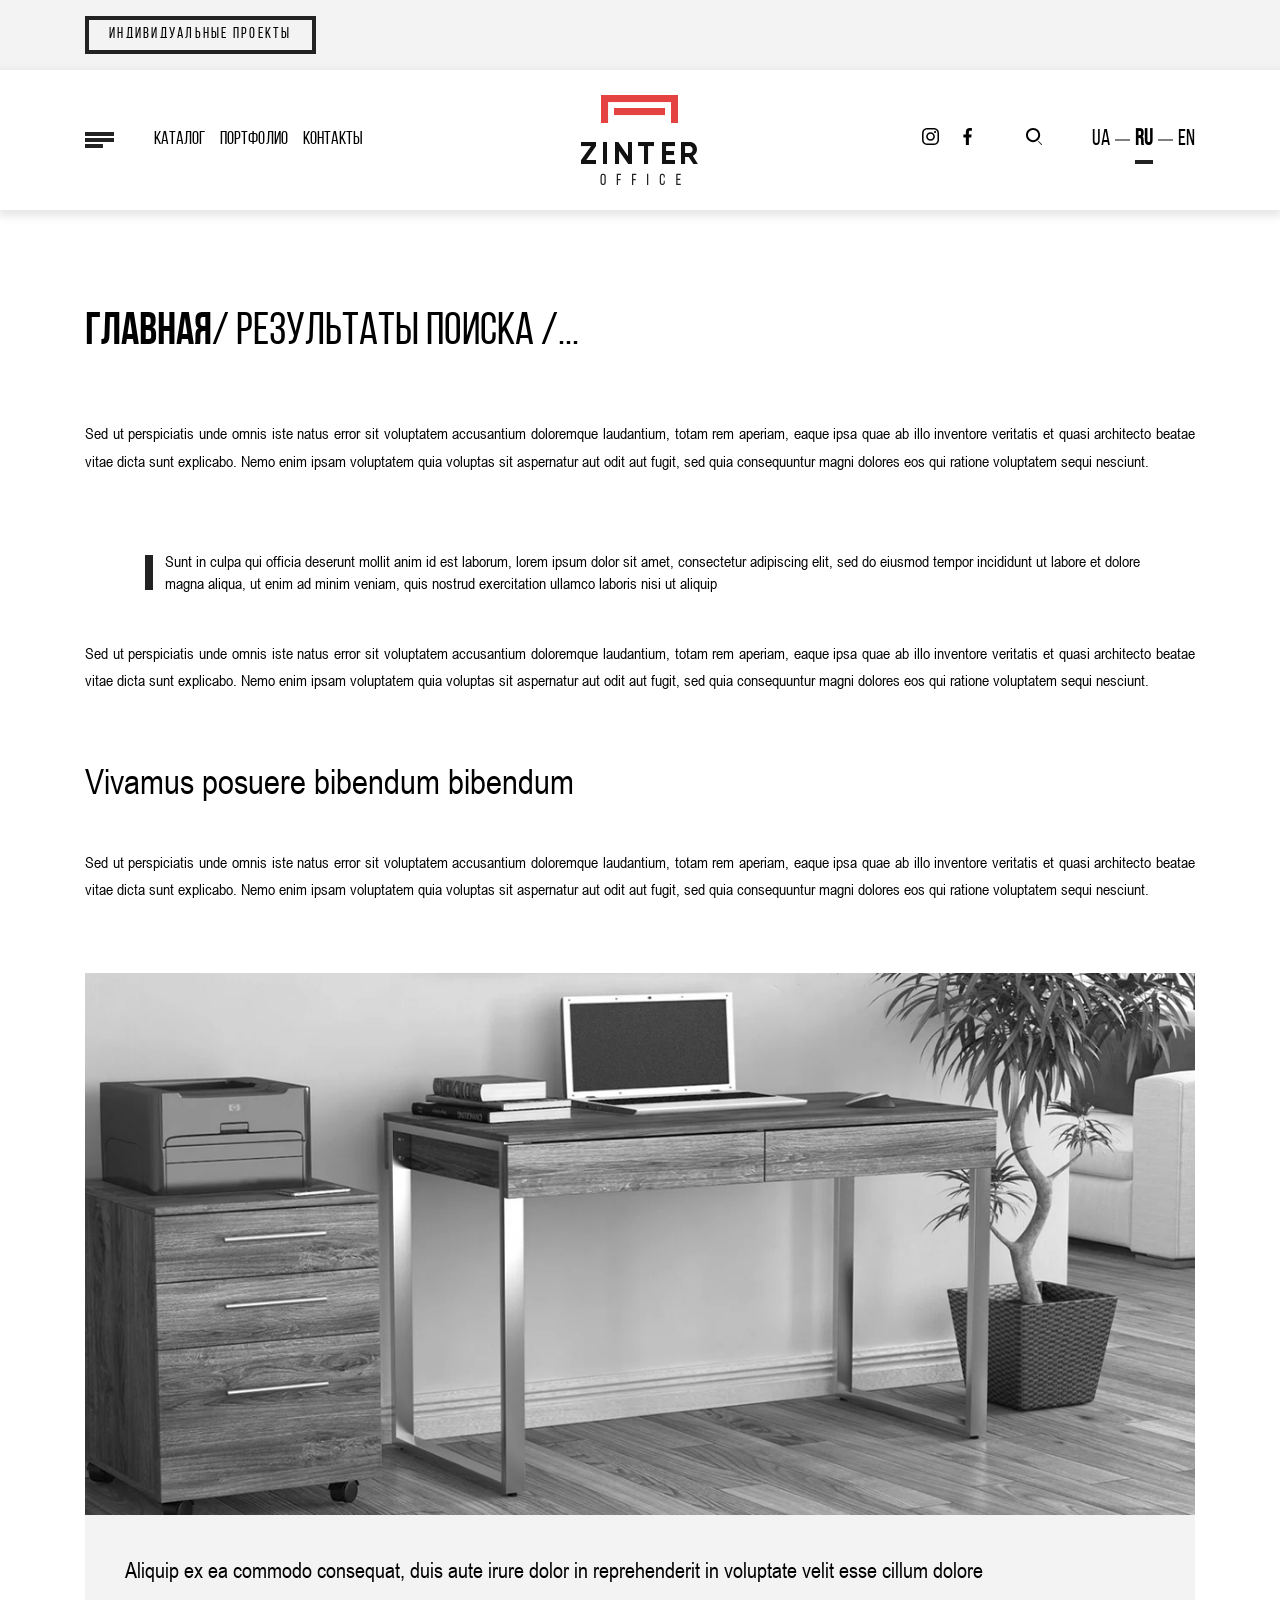
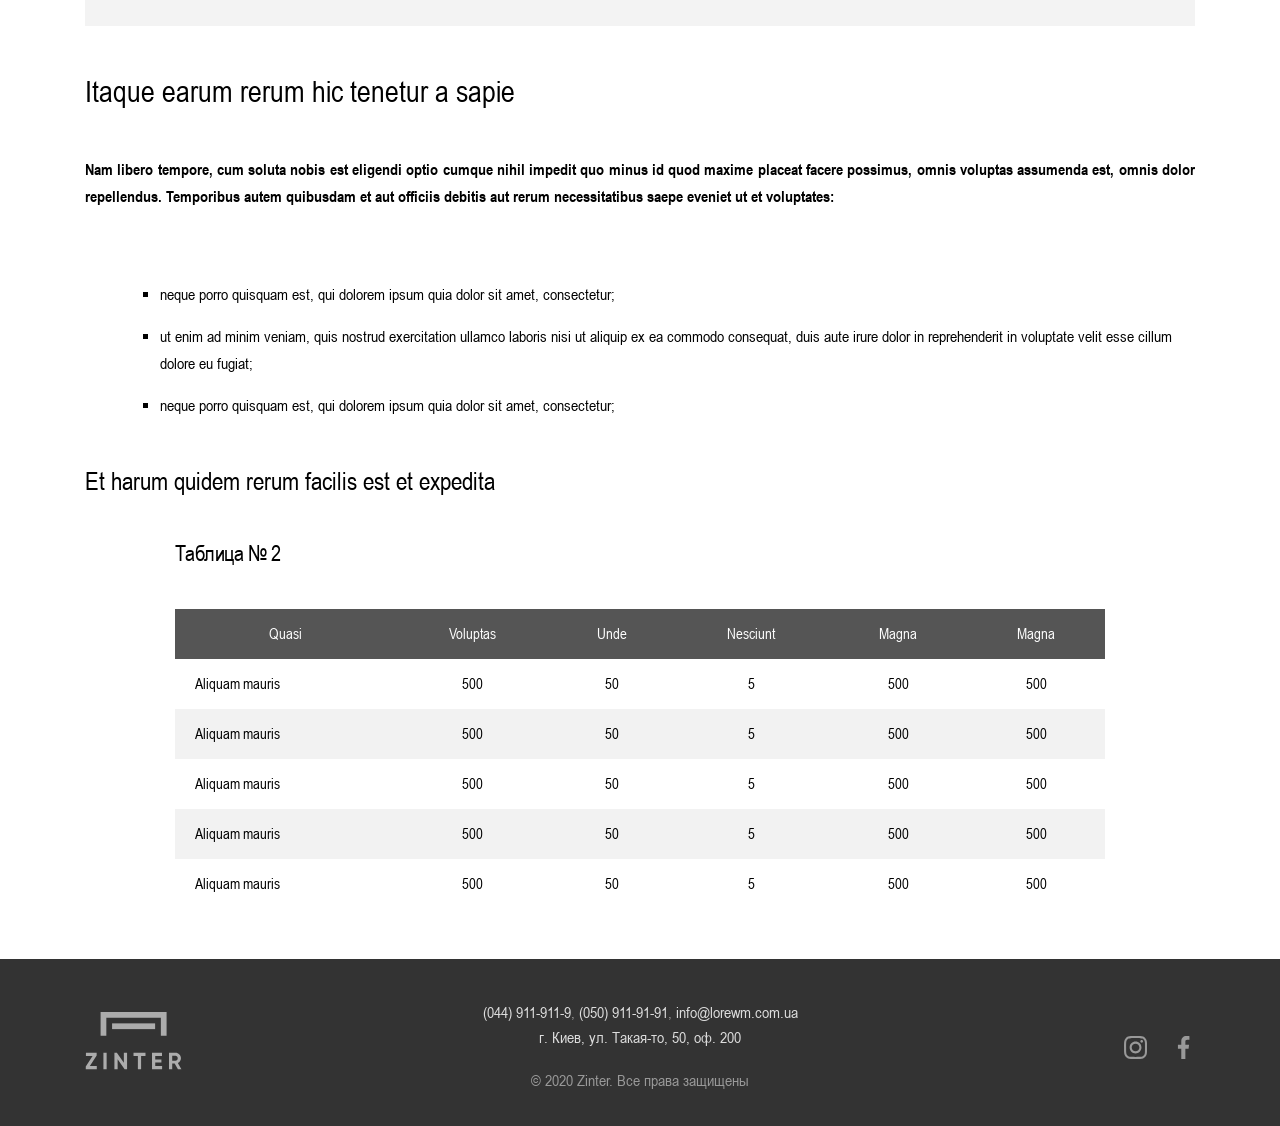
<file: article.html>
<!DOCTYPE html>
<html lang="en">

<!-- Start head -->
<head>
  <meta charset="utf-8" />
  <title>Zinter</title>

  <!-- SEO meta tags -->
  <!-- <meta property="og:url" content="url" />
        <meta property="og:type" content="website" />
        <meta property="og:title" content="title" />
        <meta property="og:description" content="description"/>
        <meta property="og:image" content="url" />
        <meta property="og:site_name" content="title" />
        <meta name="twitter:card" content=summary />
        <meta name="twitter:description" content="description"/>
        <meta name="twitter:title" content="title" /> -->
  <!--End SEO meta tags -->

  <meta http-equiv="X-UA-Compatible" content="IE=edge" />
  <meta name="viewport" content="width=device-width, initial-scale=1, maximum-scale=1" />

  <!-- Template Basic Images Start -->
  <link rel="icon" href="img/favicon.png" />
  <link rel="favicon" sizes="57x57" href="img/favicon.png" />
  <!-- Template Basic Images End -->

  <!-- Custom Browsers Color Start -->
  <meta name="theme-color" content="#000" />
  <!-- Custom Browsers Color End -->


  <style>
    body {
      opacity: 0;
    }

    .modal {
      opacity: 0;
    }

    .dropdown-menu {
      opacity: 0;
      visibility: hidden;
    }

    .header {
      padding: 25px 0;
    }

    .logo-short {
      visibility: hidden;
      display: none;
    }

    .header--scrolling {
      padding: 21px 0;
    }

    .header--scrolling .logo-full,
    .h-search,
    .burger-menu {
      opacity: 0;
    }

    a {
      color: black;
    }

    @media screen and (max-width: 1600px) {
      .header-address {
        opacity: 0;
        visibility: hidden;
      }
    }

    @media screen and (max-width: 991px) {

      .header nav {
        transform: translate3d(100%, 0, 0);
        visibility: hidden;
      }

      .h-search,
      .h-call-wrap {
        transform: translate3d(100%, 0, 0);
        visibility: hidden;
      }

      /*header mega menu */
      .header.header-mega-menu nav {
        transform: translate3d(100%, 0, 0);
        visibility: hidden;
      }
    }
  </style>
<link href="main.css" rel="stylesheet"></head><!-- End head -->

<!-- Body Modifications -->
<!-- fixed header: header position: fixed -->

<body class="fixed-header">
   <div class="preloader">
    <div class="preloader__logo">
    <img src="img/preloader.gif" alt="">
    </div>
  </div>  
  <!-- Start site wrapper -->
  <div class="site-wrapper">
    <div class="container-fluid i-project-wrap hidden-on-tablet">
      <div class="container">
    
        <div class="i-project">
          <a href="individual-project.html" class="btn btn--transparent-black">
            индивидуальные проекты
          </a>
        </div>
      </div>
    </div>
    <!-- Start header -->
    <header class="header">
      <div class="container">
        <div class="header-inner justify-content-between">
          <div class="header-nav">
            <div class="header-link__search header-link__search--mob">
              <div class="h-search-wrap ">
                <div href="#" class="h-search__icon js-header-search">
                  <svg version="1.1" xmlns="http://www.w3.org/2000/svg" xmlns:xlink="http://www.w3.org/1999/xlink" x="0px" y="0px" width="17px"
                       height="18px" viewBox="0 0 17 18" enable-background="new 0 0 17 18" xml:space="preserve">
                              <path fill-rule="evenodd" clip-rule="evenodd" d="M7.5,0C3.358,0,0,3.357,0,7.5S3.358,15,7.5,15c4.143,0,7.5-3.357,7.5-7.5
                                  S11.643,0,7.5,0z M7.5,12.906c-2.986,0-5.406-2.42-5.406-5.406S4.514,2.094,7.5,2.094c2.986,0,5.406,2.42,5.406,5.406
                                  S10.486,12.906,7.5,12.906z"/>
                              
                                  <rect x="14.5" y="13.207" transform="matrix(0.7071 -0.7071 0.7071 0.7071 -6.9203 15.2929)" fill-rule="evenodd" clip-rule="evenodd" fill="#212121" width="1" height="5.585"/>
                  </svg>
                </div>
    
                <div class="js-header-s-cross">
                  &nbsp;
                </div>
                <div class="h-search">
    
                  <form action="" class="h-search__form">
                    <input type="submit" value="Submit" id="search" hidden>
                    <label for="search">
                      <svg version="1.1" xmlns="http://www.w3.org/2000/svg" xmlns:xlink="http://www.w3.org/1999/xlink" x="0px" y="0px" width="17px"
                           height="18px" viewBox="0 0 17 18" enable-background="new 0 0 17 18" xml:space="preserve">
                                  <path fill-rule="evenodd" clip-rule="evenodd" d="M7.5,0C3.358,0,0,3.357,0,7.5S3.358,15,7.5,15c4.143,0,7.5-3.357,7.5-7.5
                                      S11.643,0,7.5,0z M7.5,12.906c-2.986,0-5.406-2.42-5.406-5.406S4.514,2.094,7.5,2.094c2.986,0,5.406,2.42,5.406,5.406
                                      S10.486,12.906,7.5,12.906z"/>
                                  
                                      <rect x="14.5" y="13.207" transform="matrix(0.7071 -0.7071 0.7071 0.7071 -6.9203 15.2929)" fill-rule="evenodd" clip-rule="evenodd" fill="#212121" width="1" height="5.585"/>
                      </svg>
                    </label>
                    <input type="text" name="search">
                  </form>
                </div>
              </div>
            </div>
    
            <div class="burger-wrap">
    
              <div class=" burger">
                <svg class="svg-menu" style="transform: rotateY(181deg);"  version="1.1" xmlns="http://www.w3.org/2000/svg" xmlns:xlink="http://www.w3.org/1999/xlink" x="0px" y="0px" width="29px"
                     height="16px" viewBox="0 0 29 16" enable-background="new 0 0 29 16" xml:space="preserve">
                            <path fill-rule="evenodd" clip-rule="evenodd" fill="#222222" d="M11,16h18v-4H11V16z M0,10h29V6H0V10z M0,0v4h29V0H0z"/>
                </svg>
    
              </div>
              <ul class="burger-menu hidden-on-tablet">
                <li> <a href="#">о компании</a> </li>
    
                <li> <a href="#">Партнерам</a> </li>
                <li> <a href="#">Доставка и оплата</a> </li>
                <li> <a href="blog.html">блог</a> </li>
              </ul>
            </div>
    
            <nav>
              <!--menu mob  start-->
              <ul class="menu">
    
                <div class="js-header-cross menu__cross"></div>
    
                <ul class="header-link__lg hide-pc-flex">
                  <li> <a href="#">UA</a></li>
                  <li><a class="active" href="#">RU</a></li>
                  <li><a href="#">EN</a></li>
                </ul>
    
                <li class="menu-item-has-children item-nav">
                  <span> КАТАЛОГ </span>
                  <ul class="dropdown-menu">
                    <li><a href="catalog-single.html"> Стулья и кресла</a></li>
                    <ul class="dropdown-menu__sub">
                      <li><a href="catalog-single.html">Стулья мягкие драпир</a></li>
                      <li><a href="catalog-single.html">Стулья жесткие фанер</a></li>
                    </ul>
                    <li><a href="##"> Столы компьютерные</a></li>
                    <li><a href="###"> Письменные столы</a></li>
                  </ul>
                </li>
                <li class="hide-pc">
                  <a href="individual-project.html">индивидуальные проекты</a>
                </li>
                <li>
                  <a href="portfolio.html">ПОРТФОЛИО</a>
                </li>
                <li class="hide-pc"> <a href="#"> о компании</a> </li>
    
                <li class="hide-pc"> <a href="#"> Партнерам</a> </li>
                <li class="hide-pc"> <a href="#"> Доставка и оплата</a> </li>
                <li class="hide-pc"> <a href="#"> блог</a> </li>
                <li>
                  <a href="contact.html">КОНТАКТЫ</a>
                </li>
    
                <div class="header-link__social hide-pc-flex">
                  <a href="google.com" target="_blank">
                    <svg enable-background="new 0 0 24 24" height="30" viewBox="0 0 24 24" width="30"
                        xmlns="http://www.w3.org/2000/svg">
                        <path fill="white"
                            d="m23.155 13.893c.716-6.027-.344-9.832-2.256-11.553l.001-.001c-3.086-2.939-13.508-3.374-17.2.132-1.658 1.715-2.242 4.232-2.306 7.348-.064 3.117-.14 8.956 5.301 10.54h.005l-.005 2.419s-.037.98.589 1.177c.716.232 1.04-.223 3.267-2.883 3.724.323 6.584-.417 6.909-.525.752-.252 5.007-.815 5.695-6.654zm-12.237 5.477s-2.357 2.939-3.09 3.702c-.24.248-.503.225-.499-.267 0-.323.018-4.016.018-4.016-4.613-1.322-4.341-6.294-4.291-8.895.05-2.602.526-4.733 1.93-6.168 3.239-3.037 12.376-2.358 14.704-.17 2.846 2.523 1.833 9.651 1.839 9.894-.585 4.874-4.033 5.183-4.667 5.394-.271.09-2.786.737-5.944.526z" />
                        <path  fill="white"
                            d="m15.521 12.774c-.494-.286-.997-.108-1.205.173l-.435.563c-.221.286-.634.248-.634.248-3.014-.797-3.82-3.951-3.82-3.951s-.037-.427.239-.656l.544-.45c.272-.216.444-.736.167-1.247-.74-1.337-1.237-1.798-1.49-2.152-.266-.333-.666-.408-1.082-.183h-.009c-.865.506-1.812 1.453-1.509 2.428.517 1.028 1.467 4.305 4.495 6.781 1.423 1.171 3.675 2.371 4.631 2.648l.009.014c.942.314 1.858-.67 2.347-1.561v-.007c.217-.431.145-.839-.172-1.106-.562-.548-1.41-1.153-2.076-1.542z" />
                        </svg>              </a>
                  <a href="#" target="_blank" target="_blank">
                    <svg version="1.1" xmlns="http://www.w3.org/2000/svg" xmlns:xlink="http://www.w3.org/1999/xlink" x="0px" y="0px"
                         viewBox="0 0 300 300" style="enable-background: new 0 0 300 300;" xml:space="preserve">
                        <path fill="white" d="M5.299,144.645l69.126,25.8l26.756,86.047c1.712,5.511,8.451,7.548,12.924,3.891l38.532-31.412
                            c4.039-3.291,9.792-3.455,14.013-0.391l69.498,50.457c4.785,3.478,11.564,0.856,12.764-4.926L299.823,29.22
                            c1.31-6.316-4.896-11.585-10.91-9.259L5.218,129.402C-1.783,132.102-1.722,142.014,5.299,144.645z M96.869,156.711l135.098-83.207
                            c2.428-1.491,4.926,1.792,2.841,3.726L123.313,180.87c-3.919,3.648-6.447,8.53-7.163,13.829l-3.798,28.146
                            c-0.503,3.758-5.782,4.131-6.819,0.494l-14.607-51.325C89.253,166.16,91.691,159.907,96.869,156.711z"/>
                    </svg>
                  </a>
                  <a href="#" target="_blank" target="_blank">
                    <svg height="511pt" viewBox="0 0 511 511.9" width="511pt" xmlns="http://www.w3.org/2000/svg">
                      <path
                        d="m510.949219 150.5c-1.199219-27.199219-5.597657-45.898438-11.898438-62.101562-6.5-17.199219-16.5-32.597657-29.601562-45.398438-12.800781-13-28.300781-23.101562-45.300781-29.5-16.296876-6.300781-34.898438-10.699219-62.097657-11.898438-27.402343-1.300781-36.101562-1.601562-105.601562-1.601562s-78.199219.300781-105.5 1.5c-27.199219 1.199219-45.898438 5.601562-62.097657 11.898438-17.203124 6.5-32.601562 16.5-45.402343 29.601562-13 12.800781-23.097657 28.300781-29.5 45.300781-6.300781 16.300781-10.699219 34.898438-11.898438 62.097657-1.300781 27.402343-1.601562 36.101562-1.601562 105.601562s.300781 78.199219 1.5 105.5c1.199219 27.199219 5.601562 45.898438 11.902343 62.101562 6.5 17.199219 16.597657 32.597657 29.597657 45.398438 12.800781 13 28.300781 23.101562 45.300781 29.5 16.300781 6.300781 34.898438 10.699219 62.101562 11.898438 27.296876 1.203124 36 1.5 105.5 1.5s78.199219-.296876 105.5-1.5c27.199219-1.199219 45.898438-5.597657 62.097657-11.898438 34.402343-13.300781 61.601562-40.5 74.902343-74.898438 6.296876-16.300781 10.699219-34.902343 11.898438-62.101562 1.199219-27.300781 1.5-36 1.5-105.5s-.101562-78.199219-1.300781-105.5zm-46.097657 209c-1.101562 25-5.300781 38.5-8.800781 47.5-8.601562 22.300781-26.300781 40-48.601562 48.601562-9 3.5-22.597657 7.699219-47.5 8.796876-27 1.203124-35.097657 1.5-103.398438 1.5s-76.5-.296876-103.402343-1.5c-25-1.097657-38.5-5.296876-47.5-8.796876-11.097657-4.101562-21.199219-10.601562-29.398438-19.101562-8.5-8.300781-15-18.300781-19.101562-29.398438-3.5-9-7.699219-22.601562-8.796876-47.5-1.203124-27-1.5-35.101562-1.5-103.402343s.296876-76.5 1.5-103.398438c1.097657-25 5.296876-38.5 8.796876-47.5 4.101562-11.101562 10.601562-21.199219 19.203124-29.402343 8.296876-8.5 18.296876-15 29.398438-19.097657 9-3.5 22.601562-7.699219 47.5-8.800781 27-1.199219 35.101562-1.5 103.398438-1.5 68.402343 0 76.5.300781 103.402343 1.5 25 1.101562 38.5 5.300781 47.5 8.800781 11.097657 4.097657 21.199219 10.597657 29.398438 19.097657 8.5 8.300781 15 18.300781 19.101562 29.402343 3.5 9 7.699219 22.597657 8.800781 47.5 1.199219 27 1.5 35.097657 1.5 103.398438s-.300781 76.300781-1.5 103.300781zm0 0" />
                      <path
                        d="m256.449219 124.5c-72.597657 0-131.5 58.898438-131.5 131.5s58.902343 131.5 131.5 131.5c72.601562 0 131.5-58.898438 131.5-131.5s-58.898438-131.5-131.5-131.5zm0 216.800781c-47.097657 0-85.300781-38.199219-85.300781-85.300781s38.203124-85.300781 85.300781-85.300781c47.101562 0 85.300781 38.199219 85.300781 85.300781s-38.199219 85.300781-85.300781 85.300781zm0 0" />
                      <path
                        d="m423.851562 119.300781c0 16.953125-13.746093 30.699219-30.703124 30.699219-16.953126 0-30.699219-13.746094-30.699219-30.699219 0-16.957031 13.746093-30.699219 30.699219-30.699219 16.957031 0 30.703124 13.742188 30.703124 30.699219zm0 0" />
                      </svg>              </a>
                  <a href="#" target="_blank" target="_blank">
                    <svg enable-background="new 0 0 24 24" height="512" viewBox="0 0 24 24" width="512"
                      xmlns="http://www.w3.org/2000/svg">
                      <path
                        d="m15.997 3.985h2.191v-3.816c-.378-.052-1.678-.169-3.192-.169-3.159 0-5.323 1.987-5.323 5.639v3.361h-3.486v4.266h3.486v10.734h4.274v-10.733h3.345l.531-4.266h-3.877v-2.939c.001-1.233.333-2.077 2.051-2.077z" />
                      </svg>              </a>
                </div>
    
                
    
              </ul>
              <!--menu mob  end-->
    
            </nav>
          </div>
    
    
          <div class="header-logo">
            <a href="sitemap.html" class="logo">
              <img src="img/logo.gif" class="img-responsive logo-full hidden-on-tablet" alt="">
              <svg class="logo-short" version="1.1" xmlns="http://www.w3.org/2000/svg" xmlns:xlink="http://www.w3.org/1999/xlink" x="0px" y="0px" width="71px"
                   height="25px" viewBox="0 0 71 25" enable-background="new 0 0 71 25" xml:space="preserve">
                          <path fill-rule="evenodd" clip-rule="evenodd" fill="#E54243" d="M12,19h47v-6H12V19z M0,0v25h6V7h59v18h6V0H0z"/>
              </svg>
              <svg class="logo-mob hide-pc-flex" version="1.1" xmlns="http://www.w3.org/2000/svg" xmlns:xlink="http://www.w3.org/1999/xlink" x="0px" y="0px"
                   width="446.305px" height="231.522px" viewBox="0 0 446.305 231.522" enable-background="new 0 0 446.305 231.522"
                   xml:space="preserve">
                  <path fill-rule="evenodd" clip-rule="evenodd" fill="#111111" d="M57.906,147.482H1.016v15.19h38.4l-38.4,54.11v14.24h56.89v-15.19
                      h-36.98l36.98-53.16V147.482z M84.446,231.022h15.17v-83.54h-15.17v82.41V231.022z M179.256,201.532l-36.92-54.05h-12.38v83.54
                      h15.17v-50.37l35.26,50.37h14.04v-83.54h-15.17v50.26V201.532z M215.776,147.482h1.4l0.01-1.48L215.776,147.482z M277.866,147.482
                      h-60.69l0.01,15.19h22.75v68.35h15.17v-68.35h22.76V147.482z M325.226,196.852h28.48v-15.19h-30.34v-18.99h34.14v-15.19h-49.31
                      v83.54h49.31v-15.19h-34.14v-18.63L325.226,196.852z M413.186,162.672c3.08,0,5.69,2.32,7.88,4.69c2.19,2.37,3.32,5.22,3.32,8.6
                      s-1.13,7.36-3.32,9.73c-2.19,2.38-4.8,3.56-7.88,3.56h-17.76v-26.58h16.65H413.186z M444.016,231.022l-19.28-31.09
                      c4.74-2.13,8.6-5.4,11.5-9.79c2.9-4.39,4.38-9.13,4.38-14.24c0-7.47-2.66-15.07-8-20.41c-5.33-5.34-11.85-8.01-19.43-8.01h-32.93
                      v83.54h15.17v-26.82h14.06l17.7,26.82H444.016z"/>
              <path fill-rule="evenodd" clip-rule="evenodd" fill="#E54243" d="M71.016,0.022v107h27v-80h239v80h27v-107H71.016z M121.016,50.022
                  v27h193v-27H121.016z"/>
              </svg>
            </a>
          </div>
    
          <div class="header-link">
            <div class="header-link__mail">
              <a href="mailto:info@lorewm.com.ua"><svg height="16" version="1.1" xmlns="http://www.w3.org/2000/svg" xmlns:xlink="http://www.w3.org/1999/xlink" x="0px" y="0px"
        viewBox="0 0 477.867 477.867" style="enable-background: new 0 0 477.867 477.867;" xml:space="preserve">
        <path d="M460.8,68.267H17.067l221.867,182.75L463.309,68.779C462.488,68.539,461.649,68.368,460.8,68.267z" />
        <path d="M249.702,286.31c-6.288,5.149-15.335,5.149-21.623,0L0,98.406v294.127c0,9.426,7.641,17.067,17.067,17.067H460.8
                c9.426,0,17.067-7.641,17.067-17.067V100.932L249.702,286.31z" />
    </svg> </a>
            </div>
    
            <div class="header-link__social hidden-on-tablet">
              <a href="#" target="_blank">
                <svg height="511pt" viewBox="0 0 511 511.9" width="511pt" xmlns="http://www.w3.org/2000/svg">
                  <path
                    d="m510.949219 150.5c-1.199219-27.199219-5.597657-45.898438-11.898438-62.101562-6.5-17.199219-16.5-32.597657-29.601562-45.398438-12.800781-13-28.300781-23.101562-45.300781-29.5-16.296876-6.300781-34.898438-10.699219-62.097657-11.898438-27.402343-1.300781-36.101562-1.601562-105.601562-1.601562s-78.199219.300781-105.5 1.5c-27.199219 1.199219-45.898438 5.601562-62.097657 11.898438-17.203124 6.5-32.601562 16.5-45.402343 29.601562-13 12.800781-23.097657 28.300781-29.5 45.300781-6.300781 16.300781-10.699219 34.898438-11.898438 62.097657-1.300781 27.402343-1.601562 36.101562-1.601562 105.601562s.300781 78.199219 1.5 105.5c1.199219 27.199219 5.601562 45.898438 11.902343 62.101562 6.5 17.199219 16.597657 32.597657 29.597657 45.398438 12.800781 13 28.300781 23.101562 45.300781 29.5 16.300781 6.300781 34.898438 10.699219 62.101562 11.898438 27.296876 1.203124 36 1.5 105.5 1.5s78.199219-.296876 105.5-1.5c27.199219-1.199219 45.898438-5.597657 62.097657-11.898438 34.402343-13.300781 61.601562-40.5 74.902343-74.898438 6.296876-16.300781 10.699219-34.902343 11.898438-62.101562 1.199219-27.300781 1.5-36 1.5-105.5s-.101562-78.199219-1.300781-105.5zm-46.097657 209c-1.101562 25-5.300781 38.5-8.800781 47.5-8.601562 22.300781-26.300781 40-48.601562 48.601562-9 3.5-22.597657 7.699219-47.5 8.796876-27 1.203124-35.097657 1.5-103.398438 1.5s-76.5-.296876-103.402343-1.5c-25-1.097657-38.5-5.296876-47.5-8.796876-11.097657-4.101562-21.199219-10.601562-29.398438-19.101562-8.5-8.300781-15-18.300781-19.101562-29.398438-3.5-9-7.699219-22.601562-8.796876-47.5-1.203124-27-1.5-35.101562-1.5-103.402343s.296876-76.5 1.5-103.398438c1.097657-25 5.296876-38.5 8.796876-47.5 4.101562-11.101562 10.601562-21.199219 19.203124-29.402343 8.296876-8.5 18.296876-15 29.398438-19.097657 9-3.5 22.601562-7.699219 47.5-8.800781 27-1.199219 35.101562-1.5 103.398438-1.5 68.402343 0 76.5.300781 103.402343 1.5 25 1.101562 38.5 5.300781 47.5 8.800781 11.097657 4.097657 21.199219 10.597657 29.398438 19.097657 8.5 8.300781 15 18.300781 19.101562 29.402343 3.5 9 7.699219 22.597657 8.800781 47.5 1.199219 27 1.5 35.097657 1.5 103.398438s-.300781 76.300781-1.5 103.300781zm0 0" />
                  <path
                    d="m256.449219 124.5c-72.597657 0-131.5 58.898438-131.5 131.5s58.902343 131.5 131.5 131.5c72.601562 0 131.5-58.898438 131.5-131.5s-58.898438-131.5-131.5-131.5zm0 216.800781c-47.097657 0-85.300781-38.199219-85.300781-85.300781s38.203124-85.300781 85.300781-85.300781c47.101562 0 85.300781 38.199219 85.300781 85.300781s-38.199219 85.300781-85.300781 85.300781zm0 0" />
                  <path
                    d="m423.851562 119.300781c0 16.953125-13.746093 30.699219-30.703124 30.699219-16.953126 0-30.699219-13.746094-30.699219-30.699219 0-16.957031 13.746093-30.699219 30.699219-30.699219 16.957031 0 30.703124 13.742188 30.703124 30.699219zm0 0" />
                  </svg>          </a>
              <a href="#" target="_blank">
                <svg enable-background="new 0 0 24 24" height="512" viewBox="0 0 24 24" width="512"
                  xmlns="http://www.w3.org/2000/svg">
                  <path
                    d="m15.997 3.985h2.191v-3.816c-.378-.052-1.678-.169-3.192-.169-3.159 0-5.323 1.987-5.323 5.639v3.361h-3.486v4.266h3.486v10.734h4.274v-10.733h3.345l.531-4.266h-3.877v-2.939c.001-1.233.333-2.077 2.051-2.077z" />
                  </svg>          </a>
            </div>
    
            <div class="header-link__search">
              <div class="h-search-wrap ">
                <div href="#" class="h-search__icon js-header-search">
                  <svg version="1.1" xmlns="http://www.w3.org/2000/svg" xmlns:xlink="http://www.w3.org/1999/xlink" x="0px" y="0px" width="17px"
                       height="18px" viewBox="0 0 17 18" enable-background="new 0 0 17 18" xml:space="preserve">
                              <path fill-rule="evenodd" clip-rule="evenodd" d="M7.5,0C3.358,0,0,3.357,0,7.5S3.358,15,7.5,15c4.143,0,7.5-3.357,7.5-7.5
                                  S11.643,0,7.5,0z M7.5,12.906c-2.986,0-5.406-2.42-5.406-5.406S4.514,2.094,7.5,2.094c2.986,0,5.406,2.42,5.406,5.406
                                  S10.486,12.906,7.5,12.906z"/>
                              
                                  <rect x="14.5" y="13.207" transform="matrix(0.7071 -0.7071 0.7071 0.7071 -6.9203 15.2929)" fill-rule="evenodd" clip-rule="evenodd" fill="#212121" width="1" height="5.585"/>
                  </svg>
                </div>
    
                <div class="js-header-s-cross">
                  &nbsp;
                </div>
                <div class="h-search">
    
                  <form action="" class="h-search__form">
                    <input type="submit" value="Submit" id="search" hidden>
                    <label for="search">
                      <svg version="1.1" xmlns="http://www.w3.org/2000/svg" xmlns:xlink="http://www.w3.org/1999/xlink" x="0px" y="0px" width="17px"
                           height="18px" viewBox="0 0 17 18" enable-background="new 0 0 17 18" xml:space="preserve">
                                  <path fill-rule="evenodd" clip-rule="evenodd" d="M7.5,0C3.358,0,0,3.357,0,7.5S3.358,15,7.5,15c4.143,0,7.5-3.357,7.5-7.5
                                      S11.643,0,7.5,0z M7.5,12.906c-2.986,0-5.406-2.42-5.406-5.406S4.514,2.094,7.5,2.094c2.986,0,5.406,2.42,5.406,5.406
                                      S10.486,12.906,7.5,12.906z"/>
                                  
                                      <rect x="14.5" y="13.207" transform="matrix(0.7071 -0.7071 0.7071 0.7071 -6.9203 15.2929)" fill-rule="evenodd" clip-rule="evenodd" fill="#212121" width="1" height="5.585"/>
                      </svg>
                    </label>
                    <input type="text" name="search">
                  </form>
                </div>
              </div>
            </div>
            <ul class="header-link__lg hidden-on-tablet">
              <li> <a href="#">UA</a></li>
              <li><a class="active" href="#">RU</a></li>
              <li><a href="#">EN</a></li>
            </ul>
    
            <div class="header-link__call hide-pc-flex js-active-call">
              <svg height="22" version="1.1" xmlns="http://www.w3.org/2000/svg" xmlns:xlink="http://www.w3.org/1999/xlink" x="0px" y="0px"
                   viewBox="0 0 384 384" style="enable-background: new 0 0 384 384;" xml:space="preserve">
                      <path d="M353.188,252.052c-23.51,0-46.594-3.677-68.469-10.906c-10.719-3.656-23.896-0.302-30.438,6.417l-43.177,32.594
                          c-50.073-26.729-80.917-57.563-107.281-107.26l31.635-42.052c8.219-8.208,11.167-20.198,7.635-31.448
                          c-7.26-21.99-10.948-45.063-10.948-68.583C132.146,13.823,118.323,0,101.333,0H30.813C13.823,0,0,13.823,0,30.813
                          C0,225.563,158.438,384,353.188,384c16.99,0,30.813-13.823,30.813-30.813v-70.323C384,265.875,370.177,252.052,353.188,252.052z"
                          />
              </svg>
              <div class="h-call-wrap">
                <div class="js-header-s-cross">
                  &nbsp;
                </div>
                <a href="tel:+38(044)911-91-19 ">+38 (044) 911-91-19 </a>
                <a href="tel:+38(050)911-91-91 ">+38 (050) 911-91-91 </a>
              </div>
            </div>
          </div>
    
        </div>
      </div>
    </header>    <!-- End header -->

    <!--Start page-->
    <div class="page-wrapper ">
      <div class="container">
        <section class="section section--default section-article">

        <div class="section__head">
          <h2 class="title title--section">
            <span> <a href="/">ГЛАВНАЯ</a></span>/ результаты поиска /...
          </h2>
        </div>
        <div class="text">

          <p>
            Sed ut perspiciatis unde omnis iste natus error sit voluptatem accusantium doloremque laudantium, totam rem
            aperiam, eaque ipsa quae ab illo inventore veritatis et quasi architecto beatae vitae dicta sunt explicabo.
            Nemo enim ipsam voluptatem quia voluptas sit aspernatur aut odit aut fugit, sed quia consequuntur magni
            dolores eos qui ratione voluptatem sequi nesciunt.
          </p>

          <blockquote>
            Sunt in culpa qui officia deserunt mollit anim id est laborum, lorem ipsum dolor sit amet, consectetur
            adipiscing elit, sed do eiusmod tempor incididunt ut labore et dolore magna aliqua, ut enim ad minim veniam,
            quis nostrud exercitation ullamco laboris nisi ut aliquip
          </blockquote>

          <p>
            Sed ut perspiciatis unde omnis iste natus error sit voluptatem accusantium doloremque laudantium, totam rem
            aperiam, eaque ipsa quae ab illo inventore veritatis et quasi architecto beatae vitae dicta sunt explicabo.
            Nemo enim ipsam voluptatem quia voluptas sit aspernatur aut odit aut fugit, sed quia consequuntur magni
            dolores eos qui ratione voluptatem sequi nesciunt.
          </p>

          <h3>
            Vivamus posuere bibendum bibendum
          </h3>

          <p>
            Sed ut perspiciatis unde omnis iste natus error sit voluptatem accusantium doloremque laudantium, totam rem
            aperiam, eaque ipsa quae ab illo inventore veritatis et quasi architecto beatae vitae dicta sunt explicabo.
            Nemo enim ipsam voluptatem quia voluptas sit aspernatur aut odit aut fugit, sed quia consequuntur magni
            dolores eos qui ratione voluptatem sequi nesciunt.
          </p>

          <figure>
            <img src="img/article1.png" alt="Elephant at sunset">
            <figcaption>Aliquip ex ea commodo consequat, duis aute irure dolor in reprehenderit in voluptate velit esse
              cillum dolore</figcaption>
          </figure>

          <h4>
            Itaque earum rerum hic tenetur a sapie
          </h4>

          <p><b>Nam libero tempore, cum soluta nobis est eligendi optio cumque nihil impedit quo minus id quod maxime
              placeat facere possimus, omnis voluptas assumenda est, omnis dolor repellendus. Temporibus autem quibusdam
              et aut officiis debitis aut rerum necessitatibus saepe eveniet ut et voluptates:</b></p>

          <ul>
            <li>neque porro quisquam est, qui dolorem ipsum quia dolor sit amet, consectetur; </li>
            <li>ut enim ad minim veniam, quis nostrud exercitation ullamco laboris nisi ut aliquip ex ea commodo
              consequat, duis aute irure dolor in reprehenderit in voluptate velit esse cillum dolore eu fugiat;
            </li>
            <li>neque porro quisquam est, qui dolorem ipsum quia dolor sit amet, consectetur; </li>
          </ul>

          <h5>
            Et harum quidem rerum facilis est et expedita
          </h5>

          <table>
            <caption>Таблица № 2</caption>
            <thead>

              <tr>
                <th>Quasi</th>
                <th>Voluptas</th>
                <th>Unde </th>
                <th>Nesciunt</th>
                <th>Magna</th>
                <th>Magna</th>
              </tr>
            </thead>
            <tbody>

              <tr>
                <td>
                  Aliquam mauris
                </td>
                <td>500</td>
                <td>50</td>
                <td>5</td>
                <td>500</td>
                <td>500</td>
              </tr>
              <tr>
                <td>
                  Aliquam mauris
                </td>
                <td>500</td>
                <td>50</td>
                <td>5</td>
                <td>500</td>
                <td>500</td>
              </tr>
              <tr>
                <td>
                  Aliquam mauris
                </td>
                <td>500</td>
                <td>50</td>
                <td>5</td>
                <td>500</td>
                <td>500</td>
              </tr>
              <tr>
                <td>
                  Aliquam mauris
                </td>
                <td>500</td>
                <td>50</td>
                <td>5</td>
                <td>500</td>
                <td>500</td>
              </tr>
              <tr>
                <td>
                  Aliquam mauris
                </td>
                <td>500</td>
                <td>50</td>
                <td>5</td>
                <td>500</td>
                <td>500</td>
              </tr>
            </tbody>
          </table>
        </div>
        </section>

      </div>


    </div>
    <!--End page-->

    <!-- Start footer -->
    <footer class="footer ">
      <div class="container">
        <div class="row">
    
          <div class="col-12 col-lg-3 d-flex justify-content-start">
            <div class="footer-logo-wrap">
    
              <div class="footer-logo">
                <a href="/">
                  <svg version="1.1"
                       id="Слой_1" sodipodi:docname="Р›РѕРіРѕС‚РёРї РІ С„СѓС‚РµСЂ.svg" inkscape:version="0.92.4 (5da689c313, 2019-01-14)" xmlns:inkscape="http://www.inkscape.org/namespaces/inkscape" xmlns:sodipodi="http://sodipodi.sourceforge.net/DTD/sodipodi-0.dtd" xmlns:svg="http://www.w3.org/2000/svg" xmlns:rdf="http://www.w3.org/1999/02/22-rdf-syntax-ns#" xmlns:dc="http://purl.org/dc/elements/1.1/" xmlns:cc="http://creativecommons.org/ns#"
                       xmlns="http://www.w3.org/2000/svg" xmlns:xlink="http://www.w3.org/1999/xlink" x="0px" y="0px" width="112.25px"
                       height="69.167px" viewBox="9.25 0 112.25 69.167" enable-background="new 9.25 0 112.25 69.167" xml:space="preserve">
                  <sodipodi:namedview  id="namedview33" inkscape:current-layer="Слой_1" inkscape:window-y="-8" pagecolor="#ffffff" bordercolor="#666666" borderopacity="1" objecttolerance="10" gridtolerance="10" guidetolerance="10" showgrid="false" inkscape:zoom="2.4246658" inkscape:cx="65.5" inkscape:cy="48.6665" inkscape:window-maximized="1" inkscape:pageopacity="0" inkscape:pageshadow="2" inkscape:window-width="1920" inkscape:window-height="1028" inkscape:window-x="-8">
                      </sodipodi:namedview>
                  <polygon id="polygon2" fill="#ACACAC" points="27.226,29.767 33.847,29.767 33.847,8.787 96.706,8.787 96.706,29.767 
                      103.326,29.767 103.326,2.167 27.226,2.167 "/>
                  <rect id="rect4" x="40.466" y="15.417" fill="#ACACAC" width="49.62" height="6.62"/>
                  <path id="polygon8" inkscape:connector-curvature="0" fill="#ACACAC" d="M10.331,49.418v3.539h7.631l-7.82,12.279v2.951h12.709
                      v-3.531h-7.979l7.82-12.32v-2.918H10.331z M30.493,49.418v18.77h3.709v-18.77H30.493z M43.161,49.418v18.77h3.701V56.717
                      l8.061,11.471h2.828v-18.77h-3.709v11.449l-8.061-11.449H43.161z M65.173,49.418v3.539h5.049v15.23h3.709v-15.23h5.07v-3.539H65.173
                      z M86.521,49.418v18.77h11.631v-3.531h-7.92v-4.219h7.119v-3.48h-7.119v-4h7.789v-3.539H86.521z M106.091,49.418v18.77h3.711v-6.52
                      h2.82l3.789,6.52h4l-4.16-7.08c1.09-0.5,1.971-1.24,2.631-2.23c0.66-1,0.99-2.07,0.99-3.24c0-1.711-0.61-3.182-1.83-4.391
                      c-1.21-1.221-2.69-1.828-4.42-1.828H106.091z M109.802,52.877h3.82c0.69,0,1.289,0.268,1.789,0.809c0.5,0.539,0.76,1.19,0.76,1.961
                      c0,0.76-0.26,1.418-0.76,1.969c-0.5,0.539-1.099,0.811-1.789,0.811h-3.82V52.877z"/>
                  </svg>
                </a>
              </div>
    
            </div>
          </div>
    
          <div class="col-12 col-lg-6 footer-contact-wrap">
            <div class="footer-contact">
              <div class="footer-row">
                <div class="footer-contact__phone">
                  <a href="tel:+(044)911-911-9">(044) 911-911-9</a>,
                  <a href="tel:+(044)911-911-9">(050) 911-91-91</a>
                </div>
                <a href="mailto:info@lorewm.com.ua">info@lorewm.com.ua</a>
              </div>
              <a href="#">г. Киев, ул. Такая-то, 50, оф. 200 </a>
            </div>
    
            <div class="footer-copy">
              <p>
                © 2020 Zinter. Все права защищены
              </p>
            </div>
    
          </div>
    
          <div class="col-12 col-lg-3 footer-social-wrap">
    
            <div class="footer-social">
              <a href="#" target="_blank">
                <svg height="511pt" viewBox="0 0 511 511.9" width="511pt" xmlns="http://www.w3.org/2000/svg">
                  <path
                    d="m510.949219 150.5c-1.199219-27.199219-5.597657-45.898438-11.898438-62.101562-6.5-17.199219-16.5-32.597657-29.601562-45.398438-12.800781-13-28.300781-23.101562-45.300781-29.5-16.296876-6.300781-34.898438-10.699219-62.097657-11.898438-27.402343-1.300781-36.101562-1.601562-105.601562-1.601562s-78.199219.300781-105.5 1.5c-27.199219 1.199219-45.898438 5.601562-62.097657 11.898438-17.203124 6.5-32.601562 16.5-45.402343 29.601562-13 12.800781-23.097657 28.300781-29.5 45.300781-6.300781 16.300781-10.699219 34.898438-11.898438 62.097657-1.300781 27.402343-1.601562 36.101562-1.601562 105.601562s.300781 78.199219 1.5 105.5c1.199219 27.199219 5.601562 45.898438 11.902343 62.101562 6.5 17.199219 16.597657 32.597657 29.597657 45.398438 12.800781 13 28.300781 23.101562 45.300781 29.5 16.300781 6.300781 34.898438 10.699219 62.101562 11.898438 27.296876 1.203124 36 1.5 105.5 1.5s78.199219-.296876 105.5-1.5c27.199219-1.199219 45.898438-5.597657 62.097657-11.898438 34.402343-13.300781 61.601562-40.5 74.902343-74.898438 6.296876-16.300781 10.699219-34.902343 11.898438-62.101562 1.199219-27.300781 1.5-36 1.5-105.5s-.101562-78.199219-1.300781-105.5zm-46.097657 209c-1.101562 25-5.300781 38.5-8.800781 47.5-8.601562 22.300781-26.300781 40-48.601562 48.601562-9 3.5-22.597657 7.699219-47.5 8.796876-27 1.203124-35.097657 1.5-103.398438 1.5s-76.5-.296876-103.402343-1.5c-25-1.097657-38.5-5.296876-47.5-8.796876-11.097657-4.101562-21.199219-10.601562-29.398438-19.101562-8.5-8.300781-15-18.300781-19.101562-29.398438-3.5-9-7.699219-22.601562-8.796876-47.5-1.203124-27-1.5-35.101562-1.5-103.402343s.296876-76.5 1.5-103.398438c1.097657-25 5.296876-38.5 8.796876-47.5 4.101562-11.101562 10.601562-21.199219 19.203124-29.402343 8.296876-8.5 18.296876-15 29.398438-19.097657 9-3.5 22.601562-7.699219 47.5-8.800781 27-1.199219 35.101562-1.5 103.398438-1.5 68.402343 0 76.5.300781 103.402343 1.5 25 1.101562 38.5 5.300781 47.5 8.800781 11.097657 4.097657 21.199219 10.597657 29.398438 19.097657 8.5 8.300781 15 18.300781 19.101562 29.402343 3.5 9 7.699219 22.597657 8.800781 47.5 1.199219 27 1.5 35.097657 1.5 103.398438s-.300781 76.300781-1.5 103.300781zm0 0" />
                  <path
                    d="m256.449219 124.5c-72.597657 0-131.5 58.898438-131.5 131.5s58.902343 131.5 131.5 131.5c72.601562 0 131.5-58.898438 131.5-131.5s-58.898438-131.5-131.5-131.5zm0 216.800781c-47.097657 0-85.300781-38.199219-85.300781-85.300781s38.203124-85.300781 85.300781-85.300781c47.101562 0 85.300781 38.199219 85.300781 85.300781s-38.199219 85.300781-85.300781 85.300781zm0 0" />
                  <path
                    d="m423.851562 119.300781c0 16.953125-13.746093 30.699219-30.703124 30.699219-16.953126 0-30.699219-13.746094-30.699219-30.699219 0-16.957031 13.746093-30.699219 30.699219-30.699219 16.957031 0 30.703124 13.742188 30.703124 30.699219zm0 0" />
                  </svg>          </a>
              <a href="#" target="_blank">
                <svg enable-background="new 0 0 24 24" height="512" viewBox="0 0 24 24" width="512"
                  xmlns="http://www.w3.org/2000/svg">
                  <path
                    d="m15.997 3.985h2.191v-3.816c-.378-.052-1.678-.169-3.192-.169-3.159 0-5.323 1.987-5.323 5.639v3.361h-3.486v4.266h3.486v10.734h4.274v-10.733h3.345l.531-4.266h-3.877v-2.939c.001-1.233.333-2.077 2.051-2.077z" />
                  </svg>          </a>
            </div>
    
          </div>
    
        </div>
    
      </div>
    
    </footer>    <!-- End footer -->

  </div>
  <!-- End site wrapper -->
<script type="text/javascript" src="bundle.js"></script><script type="text/javascript" src="modalNotification.js"></script></body>

</html>
</file>
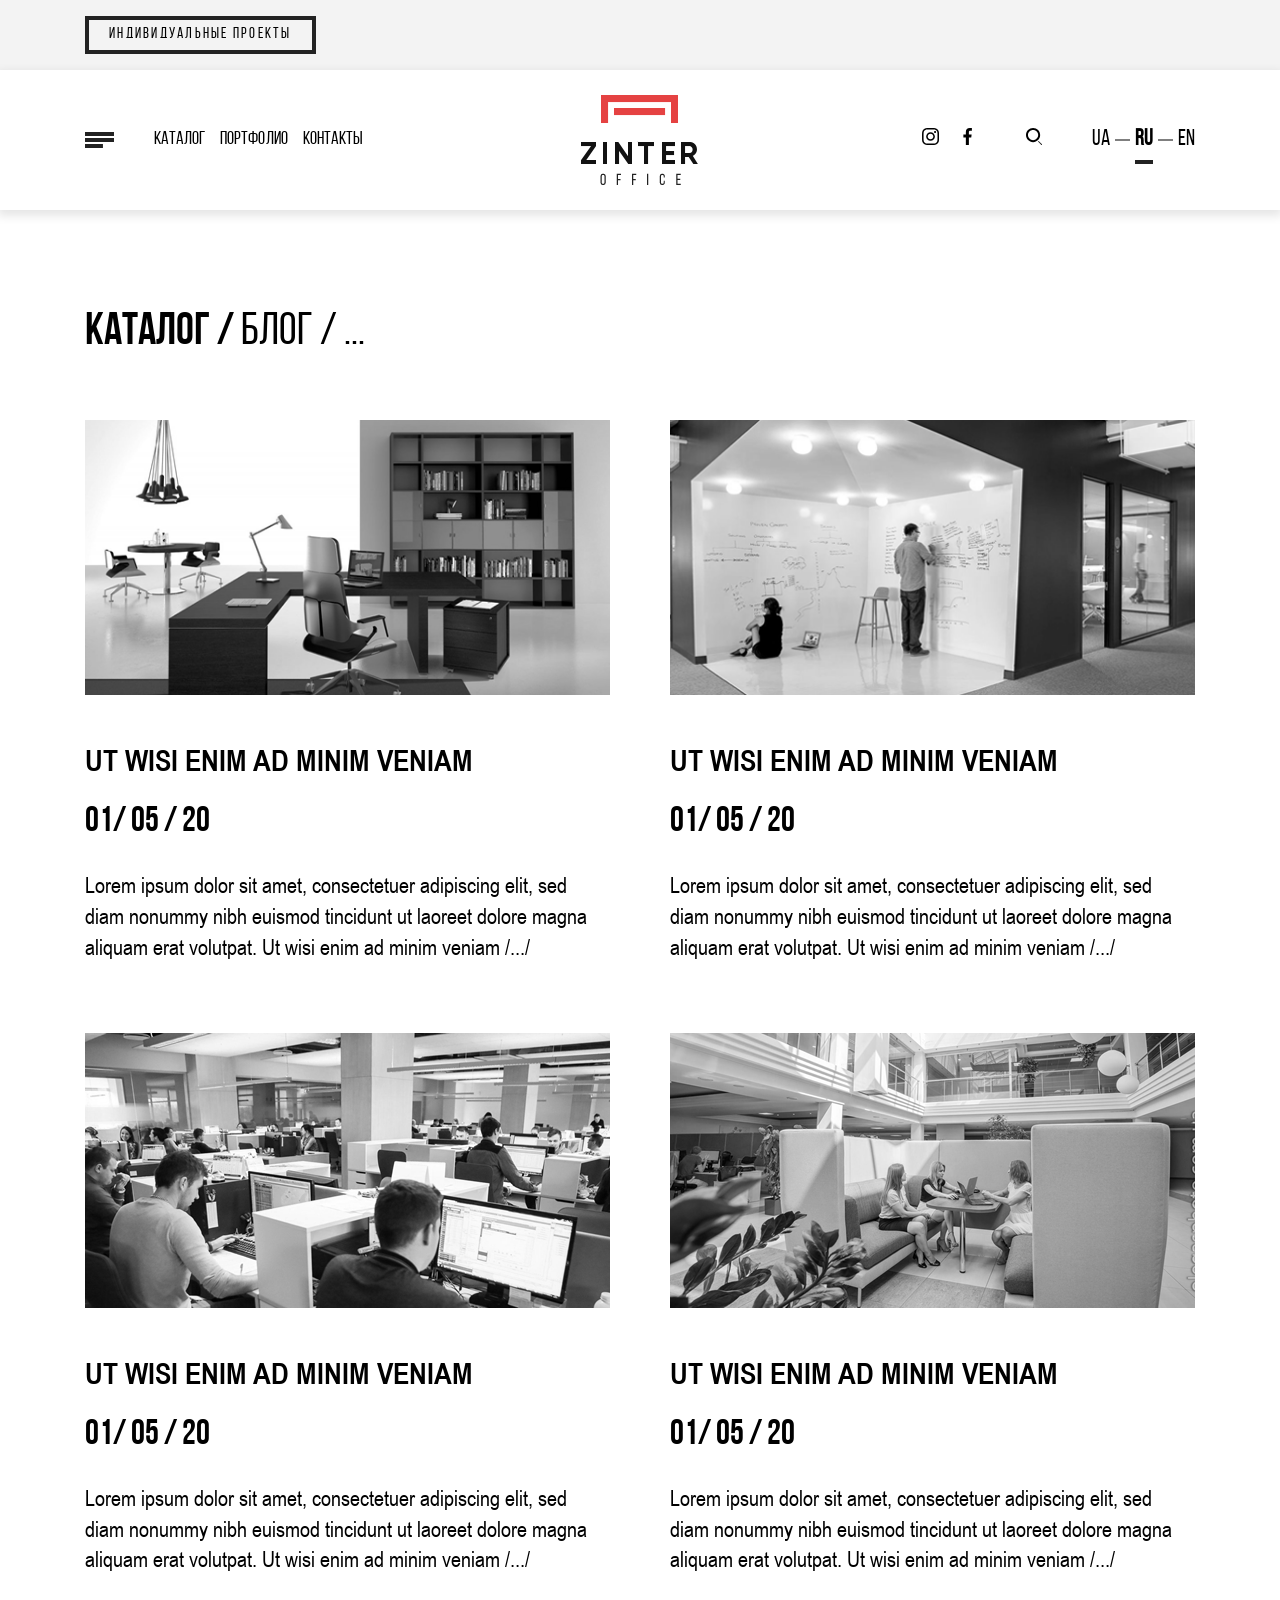
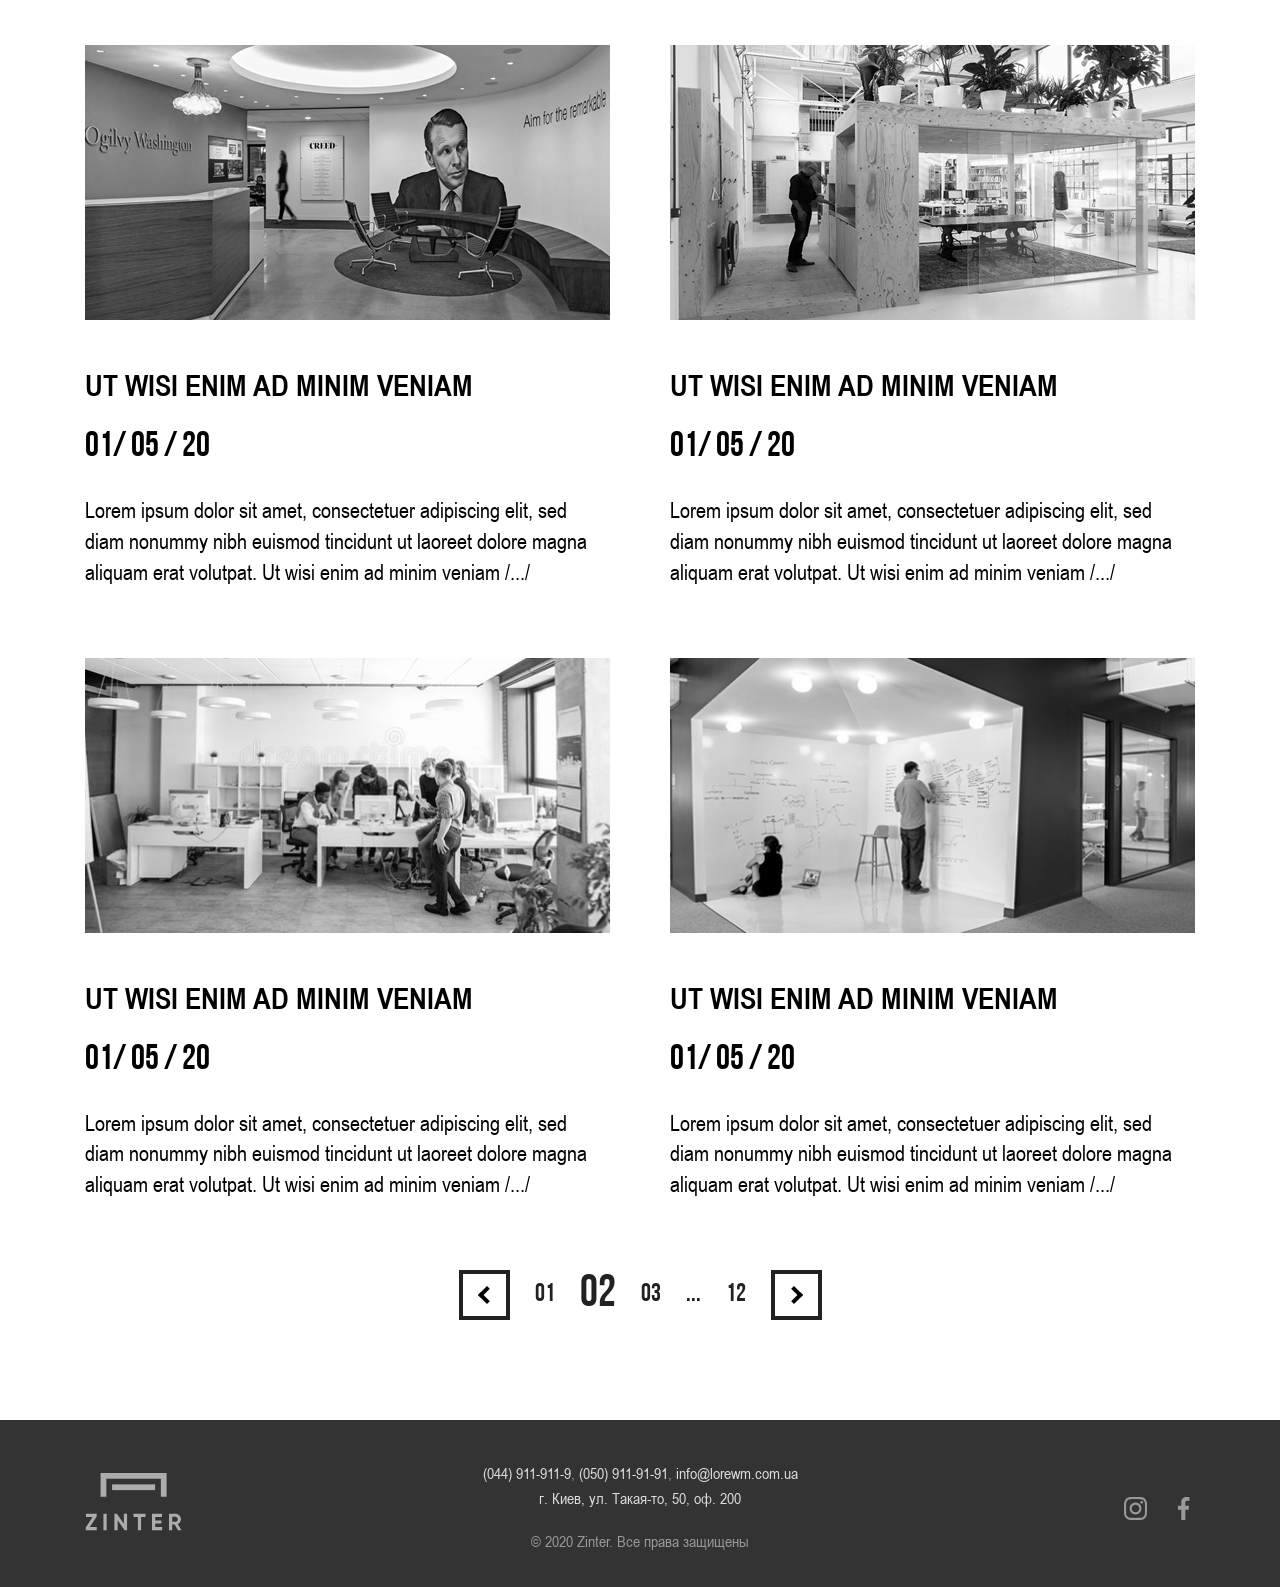
<file: blog.html>
<!DOCTYPE html>
<html lang="en">

<!-- Start head -->
<head>
  <meta charset="utf-8" />
  <title>Zinter</title>

  <!-- SEO meta tags -->
  <!-- <meta property="og:url" content="url" />
        <meta property="og:type" content="website" />
        <meta property="og:title" content="title" />
        <meta property="og:description" content="description"/>
        <meta property="og:image" content="url" />
        <meta property="og:site_name" content="title" />
        <meta name="twitter:card" content=summary />
        <meta name="twitter:description" content="description"/>
        <meta name="twitter:title" content="title" /> -->
  <!--End SEO meta tags -->

  <meta http-equiv="X-UA-Compatible" content="IE=edge" />
  <meta name="viewport" content="width=device-width, initial-scale=1, maximum-scale=1" />

  <!-- Template Basic Images Start -->
  <link rel="icon" href="img/favicon.png" />
  <link rel="favicon" sizes="57x57" href="img/favicon.png" />
  <!-- Template Basic Images End -->

  <!-- Custom Browsers Color Start -->
  <meta name="theme-color" content="#000" />
  <!-- Custom Browsers Color End -->


  <style>
    body {
      opacity: 0;
    }

    .modal {
      opacity: 0;
    }

    .dropdown-menu {
      opacity: 0;
      visibility: hidden;
    }

    .header {
      padding: 25px 0;
    }

    .logo-short {
      visibility: hidden;
      display: none;
    }

    .header--scrolling {
      padding: 21px 0;
    }

    .header--scrolling .logo-full,
    .h-search,
    .burger-menu {
      opacity: 0;
    }

    a {
      color: black;
    }

    @media screen and (max-width: 1600px) {
      .header-address {
        opacity: 0;
        visibility: hidden;
      }
    }

    @media screen and (max-width: 991px) {

      .header nav {
        transform: translate3d(100%, 0, 0);
        visibility: hidden;
      }

      .h-search,
      .h-call-wrap {
        transform: translate3d(100%, 0, 0);
        visibility: hidden;
      }

      /*header mega menu */
      .header.header-mega-menu nav {
        transform: translate3d(100%, 0, 0);
        visibility: hidden;
      }
    }
  </style>
<link href="main.css" rel="stylesheet"></head><!-- End head -->

<!-- Body Modifications -->
<!-- fixed header: header position: fixed -->

<body class="fixed-header">
   <div class="preloader">
    <div class="preloader__logo">
    <img src="img/preloader.gif" alt="">
    </div>
  </div>  
  <!-- Start site wrapper -->
  <div class="site-wrapper">
     <div class="container-fluid i-project-wrap hidden-on-tablet">
       <div class="container">
     
         <div class="i-project">
           <a href="individual-project.html" class="btn btn--transparent-black">
             индивидуальные проекты
           </a>
         </div>
       </div>
     </div>
    <!-- Start header -->
    <header class="header">
      <div class="container">
        <div class="header-inner justify-content-between">
          <div class="header-nav">
            <div class="header-link__search header-link__search--mob">
              <div class="h-search-wrap ">
                <div href="#" class="h-search__icon js-header-search">
                  <svg version="1.1" xmlns="http://www.w3.org/2000/svg" xmlns:xlink="http://www.w3.org/1999/xlink" x="0px" y="0px" width="17px"
                       height="18px" viewBox="0 0 17 18" enable-background="new 0 0 17 18" xml:space="preserve">
                              <path fill-rule="evenodd" clip-rule="evenodd" d="M7.5,0C3.358,0,0,3.357,0,7.5S3.358,15,7.5,15c4.143,0,7.5-3.357,7.5-7.5
                                  S11.643,0,7.5,0z M7.5,12.906c-2.986,0-5.406-2.42-5.406-5.406S4.514,2.094,7.5,2.094c2.986,0,5.406,2.42,5.406,5.406
                                  S10.486,12.906,7.5,12.906z"/>
                              
                                  <rect x="14.5" y="13.207" transform="matrix(0.7071 -0.7071 0.7071 0.7071 -6.9203 15.2929)" fill-rule="evenodd" clip-rule="evenodd" fill="#212121" width="1" height="5.585"/>
                  </svg>
                </div>
    
                <div class="js-header-s-cross">
                  &nbsp;
                </div>
                <div class="h-search">
    
                  <form action="" class="h-search__form">
                    <input type="submit" value="Submit" id="search" hidden>
                    <label for="search">
                      <svg version="1.1" xmlns="http://www.w3.org/2000/svg" xmlns:xlink="http://www.w3.org/1999/xlink" x="0px" y="0px" width="17px"
                           height="18px" viewBox="0 0 17 18" enable-background="new 0 0 17 18" xml:space="preserve">
                                  <path fill-rule="evenodd" clip-rule="evenodd" d="M7.5,0C3.358,0,0,3.357,0,7.5S3.358,15,7.5,15c4.143,0,7.5-3.357,7.5-7.5
                                      S11.643,0,7.5,0z M7.5,12.906c-2.986,0-5.406-2.42-5.406-5.406S4.514,2.094,7.5,2.094c2.986,0,5.406,2.42,5.406,5.406
                                      S10.486,12.906,7.5,12.906z"/>
                                  
                                      <rect x="14.5" y="13.207" transform="matrix(0.7071 -0.7071 0.7071 0.7071 -6.9203 15.2929)" fill-rule="evenodd" clip-rule="evenodd" fill="#212121" width="1" height="5.585"/>
                      </svg>
                    </label>
                    <input type="text" name="search">
                  </form>
                </div>
              </div>
            </div>
    
            <div class="burger-wrap">
    
              <div class=" burger">
                <svg class="svg-menu" style="transform: rotateY(181deg);"  version="1.1" xmlns="http://www.w3.org/2000/svg" xmlns:xlink="http://www.w3.org/1999/xlink" x="0px" y="0px" width="29px"
                     height="16px" viewBox="0 0 29 16" enable-background="new 0 0 29 16" xml:space="preserve">
                            <path fill-rule="evenodd" clip-rule="evenodd" fill="#222222" d="M11,16h18v-4H11V16z M0,10h29V6H0V10z M0,0v4h29V0H0z"/>
                </svg>
    
              </div>
              <ul class="burger-menu hidden-on-tablet">
                <li> <a href="#">о компании</a> </li>
    
                <li> <a href="#">Партнерам</a> </li>
                <li> <a href="#">Доставка и оплата</a> </li>
                <li> <a href="blog.html">блог</a> </li>
              </ul>
            </div>
    
            <nav>
              <!--menu mob  start-->
              <ul class="menu">
    
                <div class="js-header-cross menu__cross"></div>
    
                <ul class="header-link__lg hide-pc-flex">
                  <li> <a href="#">UA</a></li>
                  <li><a class="active" href="#">RU</a></li>
                  <li><a href="#">EN</a></li>
                </ul>
    
                <li class="menu-item-has-children item-nav">
                  <span> КАТАЛОГ </span>
                  <ul class="dropdown-menu">
                    <li><a href="catalog-single.html"> Стулья и кресла</a></li>
                    <ul class="dropdown-menu__sub">
                      <li><a href="catalog-single.html">Стулья мягкие драпир</a></li>
                      <li><a href="catalog-single.html">Стулья жесткие фанер</a></li>
                    </ul>
                    <li><a href="##"> Столы компьютерные</a></li>
                    <li><a href="###"> Письменные столы</a></li>
                  </ul>
                </li>
                <li class="hide-pc">
                  <a href="individual-project.html">индивидуальные проекты</a>
                </li>
                <li>
                  <a href="portfolio.html">ПОРТФОЛИО</a>
                </li>
                <li class="hide-pc"> <a href="#"> о компании</a> </li>
    
                <li class="hide-pc"> <a href="#"> Партнерам</a> </li>
                <li class="hide-pc"> <a href="#"> Доставка и оплата</a> </li>
                <li class="hide-pc"> <a href="#"> блог</a> </li>
                <li>
                  <a href="contact.html">КОНТАКТЫ</a>
                </li>
    
                <div class="header-link__social hide-pc-flex">
                  <a href="google.com" target="_blank">
                    <svg enable-background="new 0 0 24 24" height="30" viewBox="0 0 24 24" width="30"
                        xmlns="http://www.w3.org/2000/svg">
                        <path fill="white"
                            d="m23.155 13.893c.716-6.027-.344-9.832-2.256-11.553l.001-.001c-3.086-2.939-13.508-3.374-17.2.132-1.658 1.715-2.242 4.232-2.306 7.348-.064 3.117-.14 8.956 5.301 10.54h.005l-.005 2.419s-.037.98.589 1.177c.716.232 1.04-.223 3.267-2.883 3.724.323 6.584-.417 6.909-.525.752-.252 5.007-.815 5.695-6.654zm-12.237 5.477s-2.357 2.939-3.09 3.702c-.24.248-.503.225-.499-.267 0-.323.018-4.016.018-4.016-4.613-1.322-4.341-6.294-4.291-8.895.05-2.602.526-4.733 1.93-6.168 3.239-3.037 12.376-2.358 14.704-.17 2.846 2.523 1.833 9.651 1.839 9.894-.585 4.874-4.033 5.183-4.667 5.394-.271.09-2.786.737-5.944.526z" />
                        <path  fill="white"
                            d="m15.521 12.774c-.494-.286-.997-.108-1.205.173l-.435.563c-.221.286-.634.248-.634.248-3.014-.797-3.82-3.951-3.82-3.951s-.037-.427.239-.656l.544-.45c.272-.216.444-.736.167-1.247-.74-1.337-1.237-1.798-1.49-2.152-.266-.333-.666-.408-1.082-.183h-.009c-.865.506-1.812 1.453-1.509 2.428.517 1.028 1.467 4.305 4.495 6.781 1.423 1.171 3.675 2.371 4.631 2.648l.009.014c.942.314 1.858-.67 2.347-1.561v-.007c.217-.431.145-.839-.172-1.106-.562-.548-1.41-1.153-2.076-1.542z" />
                        </svg>              </a>
                  <a href="#" target="_blank" target="_blank">
                    <svg version="1.1" xmlns="http://www.w3.org/2000/svg" xmlns:xlink="http://www.w3.org/1999/xlink" x="0px" y="0px"
                         viewBox="0 0 300 300" style="enable-background: new 0 0 300 300;" xml:space="preserve">
                        <path fill="white" d="M5.299,144.645l69.126,25.8l26.756,86.047c1.712,5.511,8.451,7.548,12.924,3.891l38.532-31.412
                            c4.039-3.291,9.792-3.455,14.013-0.391l69.498,50.457c4.785,3.478,11.564,0.856,12.764-4.926L299.823,29.22
                            c1.31-6.316-4.896-11.585-10.91-9.259L5.218,129.402C-1.783,132.102-1.722,142.014,5.299,144.645z M96.869,156.711l135.098-83.207
                            c2.428-1.491,4.926,1.792,2.841,3.726L123.313,180.87c-3.919,3.648-6.447,8.53-7.163,13.829l-3.798,28.146
                            c-0.503,3.758-5.782,4.131-6.819,0.494l-14.607-51.325C89.253,166.16,91.691,159.907,96.869,156.711z"/>
                    </svg>
                  </a>
                  <a href="#" target="_blank" target="_blank">
                    <svg height="511pt" viewBox="0 0 511 511.9" width="511pt" xmlns="http://www.w3.org/2000/svg">
                      <path
                        d="m510.949219 150.5c-1.199219-27.199219-5.597657-45.898438-11.898438-62.101562-6.5-17.199219-16.5-32.597657-29.601562-45.398438-12.800781-13-28.300781-23.101562-45.300781-29.5-16.296876-6.300781-34.898438-10.699219-62.097657-11.898438-27.402343-1.300781-36.101562-1.601562-105.601562-1.601562s-78.199219.300781-105.5 1.5c-27.199219 1.199219-45.898438 5.601562-62.097657 11.898438-17.203124 6.5-32.601562 16.5-45.402343 29.601562-13 12.800781-23.097657 28.300781-29.5 45.300781-6.300781 16.300781-10.699219 34.898438-11.898438 62.097657-1.300781 27.402343-1.601562 36.101562-1.601562 105.601562s.300781 78.199219 1.5 105.5c1.199219 27.199219 5.601562 45.898438 11.902343 62.101562 6.5 17.199219 16.597657 32.597657 29.597657 45.398438 12.800781 13 28.300781 23.101562 45.300781 29.5 16.300781 6.300781 34.898438 10.699219 62.101562 11.898438 27.296876 1.203124 36 1.5 105.5 1.5s78.199219-.296876 105.5-1.5c27.199219-1.199219 45.898438-5.597657 62.097657-11.898438 34.402343-13.300781 61.601562-40.5 74.902343-74.898438 6.296876-16.300781 10.699219-34.902343 11.898438-62.101562 1.199219-27.300781 1.5-36 1.5-105.5s-.101562-78.199219-1.300781-105.5zm-46.097657 209c-1.101562 25-5.300781 38.5-8.800781 47.5-8.601562 22.300781-26.300781 40-48.601562 48.601562-9 3.5-22.597657 7.699219-47.5 8.796876-27 1.203124-35.097657 1.5-103.398438 1.5s-76.5-.296876-103.402343-1.5c-25-1.097657-38.5-5.296876-47.5-8.796876-11.097657-4.101562-21.199219-10.601562-29.398438-19.101562-8.5-8.300781-15-18.300781-19.101562-29.398438-3.5-9-7.699219-22.601562-8.796876-47.5-1.203124-27-1.5-35.101562-1.5-103.402343s.296876-76.5 1.5-103.398438c1.097657-25 5.296876-38.5 8.796876-47.5 4.101562-11.101562 10.601562-21.199219 19.203124-29.402343 8.296876-8.5 18.296876-15 29.398438-19.097657 9-3.5 22.601562-7.699219 47.5-8.800781 27-1.199219 35.101562-1.5 103.398438-1.5 68.402343 0 76.5.300781 103.402343 1.5 25 1.101562 38.5 5.300781 47.5 8.800781 11.097657 4.097657 21.199219 10.597657 29.398438 19.097657 8.5 8.300781 15 18.300781 19.101562 29.402343 3.5 9 7.699219 22.597657 8.800781 47.5 1.199219 27 1.5 35.097657 1.5 103.398438s-.300781 76.300781-1.5 103.300781zm0 0" />
                      <path
                        d="m256.449219 124.5c-72.597657 0-131.5 58.898438-131.5 131.5s58.902343 131.5 131.5 131.5c72.601562 0 131.5-58.898438 131.5-131.5s-58.898438-131.5-131.5-131.5zm0 216.800781c-47.097657 0-85.300781-38.199219-85.300781-85.300781s38.203124-85.300781 85.300781-85.300781c47.101562 0 85.300781 38.199219 85.300781 85.300781s-38.199219 85.300781-85.300781 85.300781zm0 0" />
                      <path
                        d="m423.851562 119.300781c0 16.953125-13.746093 30.699219-30.703124 30.699219-16.953126 0-30.699219-13.746094-30.699219-30.699219 0-16.957031 13.746093-30.699219 30.699219-30.699219 16.957031 0 30.703124 13.742188 30.703124 30.699219zm0 0" />
                      </svg>              </a>
                  <a href="#" target="_blank" target="_blank">
                    <svg enable-background="new 0 0 24 24" height="512" viewBox="0 0 24 24" width="512"
                      xmlns="http://www.w3.org/2000/svg">
                      <path
                        d="m15.997 3.985h2.191v-3.816c-.378-.052-1.678-.169-3.192-.169-3.159 0-5.323 1.987-5.323 5.639v3.361h-3.486v4.266h3.486v10.734h4.274v-10.733h3.345l.531-4.266h-3.877v-2.939c.001-1.233.333-2.077 2.051-2.077z" />
                      </svg>              </a>
                </div>
    
                
    
              </ul>
              <!--menu mob  end-->
    
            </nav>
          </div>
    
    
          <div class="header-logo">
            <a href="sitemap.html" class="logo">
              <img src="img/logo.gif" class="img-responsive logo-full hidden-on-tablet" alt="">
              <svg class="logo-short" version="1.1" xmlns="http://www.w3.org/2000/svg" xmlns:xlink="http://www.w3.org/1999/xlink" x="0px" y="0px" width="71px"
                   height="25px" viewBox="0 0 71 25" enable-background="new 0 0 71 25" xml:space="preserve">
                          <path fill-rule="evenodd" clip-rule="evenodd" fill="#E54243" d="M12,19h47v-6H12V19z M0,0v25h6V7h59v18h6V0H0z"/>
              </svg>
              <svg class="logo-mob hide-pc-flex" version="1.1" xmlns="http://www.w3.org/2000/svg" xmlns:xlink="http://www.w3.org/1999/xlink" x="0px" y="0px"
                   width="446.305px" height="231.522px" viewBox="0 0 446.305 231.522" enable-background="new 0 0 446.305 231.522"
                   xml:space="preserve">
                  <path fill-rule="evenodd" clip-rule="evenodd" fill="#111111" d="M57.906,147.482H1.016v15.19h38.4l-38.4,54.11v14.24h56.89v-15.19
                      h-36.98l36.98-53.16V147.482z M84.446,231.022h15.17v-83.54h-15.17v82.41V231.022z M179.256,201.532l-36.92-54.05h-12.38v83.54
                      h15.17v-50.37l35.26,50.37h14.04v-83.54h-15.17v50.26V201.532z M215.776,147.482h1.4l0.01-1.48L215.776,147.482z M277.866,147.482
                      h-60.69l0.01,15.19h22.75v68.35h15.17v-68.35h22.76V147.482z M325.226,196.852h28.48v-15.19h-30.34v-18.99h34.14v-15.19h-49.31
                      v83.54h49.31v-15.19h-34.14v-18.63L325.226,196.852z M413.186,162.672c3.08,0,5.69,2.32,7.88,4.69c2.19,2.37,3.32,5.22,3.32,8.6
                      s-1.13,7.36-3.32,9.73c-2.19,2.38-4.8,3.56-7.88,3.56h-17.76v-26.58h16.65H413.186z M444.016,231.022l-19.28-31.09
                      c4.74-2.13,8.6-5.4,11.5-9.79c2.9-4.39,4.38-9.13,4.38-14.24c0-7.47-2.66-15.07-8-20.41c-5.33-5.34-11.85-8.01-19.43-8.01h-32.93
                      v83.54h15.17v-26.82h14.06l17.7,26.82H444.016z"/>
              <path fill-rule="evenodd" clip-rule="evenodd" fill="#E54243" d="M71.016,0.022v107h27v-80h239v80h27v-107H71.016z M121.016,50.022
                  v27h193v-27H121.016z"/>
              </svg>
            </a>
          </div>
    
          <div class="header-link">
            <div class="header-link__mail">
              <a href="mailto:info@lorewm.com.ua"><svg height="16" version="1.1" xmlns="http://www.w3.org/2000/svg" xmlns:xlink="http://www.w3.org/1999/xlink" x="0px" y="0px"
        viewBox="0 0 477.867 477.867" style="enable-background: new 0 0 477.867 477.867;" xml:space="preserve">
        <path d="M460.8,68.267H17.067l221.867,182.75L463.309,68.779C462.488,68.539,461.649,68.368,460.8,68.267z" />
        <path d="M249.702,286.31c-6.288,5.149-15.335,5.149-21.623,0L0,98.406v294.127c0,9.426,7.641,17.067,17.067,17.067H460.8
                c9.426,0,17.067-7.641,17.067-17.067V100.932L249.702,286.31z" />
    </svg> </a>
            </div>
    
            <div class="header-link__social hidden-on-tablet">
              <a href="#" target="_blank">
                <svg height="511pt" viewBox="0 0 511 511.9" width="511pt" xmlns="http://www.w3.org/2000/svg">
                  <path
                    d="m510.949219 150.5c-1.199219-27.199219-5.597657-45.898438-11.898438-62.101562-6.5-17.199219-16.5-32.597657-29.601562-45.398438-12.800781-13-28.300781-23.101562-45.300781-29.5-16.296876-6.300781-34.898438-10.699219-62.097657-11.898438-27.402343-1.300781-36.101562-1.601562-105.601562-1.601562s-78.199219.300781-105.5 1.5c-27.199219 1.199219-45.898438 5.601562-62.097657 11.898438-17.203124 6.5-32.601562 16.5-45.402343 29.601562-13 12.800781-23.097657 28.300781-29.5 45.300781-6.300781 16.300781-10.699219 34.898438-11.898438 62.097657-1.300781 27.402343-1.601562 36.101562-1.601562 105.601562s.300781 78.199219 1.5 105.5c1.199219 27.199219 5.601562 45.898438 11.902343 62.101562 6.5 17.199219 16.597657 32.597657 29.597657 45.398438 12.800781 13 28.300781 23.101562 45.300781 29.5 16.300781 6.300781 34.898438 10.699219 62.101562 11.898438 27.296876 1.203124 36 1.5 105.5 1.5s78.199219-.296876 105.5-1.5c27.199219-1.199219 45.898438-5.597657 62.097657-11.898438 34.402343-13.300781 61.601562-40.5 74.902343-74.898438 6.296876-16.300781 10.699219-34.902343 11.898438-62.101562 1.199219-27.300781 1.5-36 1.5-105.5s-.101562-78.199219-1.300781-105.5zm-46.097657 209c-1.101562 25-5.300781 38.5-8.800781 47.5-8.601562 22.300781-26.300781 40-48.601562 48.601562-9 3.5-22.597657 7.699219-47.5 8.796876-27 1.203124-35.097657 1.5-103.398438 1.5s-76.5-.296876-103.402343-1.5c-25-1.097657-38.5-5.296876-47.5-8.796876-11.097657-4.101562-21.199219-10.601562-29.398438-19.101562-8.5-8.300781-15-18.300781-19.101562-29.398438-3.5-9-7.699219-22.601562-8.796876-47.5-1.203124-27-1.5-35.101562-1.5-103.402343s.296876-76.5 1.5-103.398438c1.097657-25 5.296876-38.5 8.796876-47.5 4.101562-11.101562 10.601562-21.199219 19.203124-29.402343 8.296876-8.5 18.296876-15 29.398438-19.097657 9-3.5 22.601562-7.699219 47.5-8.800781 27-1.199219 35.101562-1.5 103.398438-1.5 68.402343 0 76.5.300781 103.402343 1.5 25 1.101562 38.5 5.300781 47.5 8.800781 11.097657 4.097657 21.199219 10.597657 29.398438 19.097657 8.5 8.300781 15 18.300781 19.101562 29.402343 3.5 9 7.699219 22.597657 8.800781 47.5 1.199219 27 1.5 35.097657 1.5 103.398438s-.300781 76.300781-1.5 103.300781zm0 0" />
                  <path
                    d="m256.449219 124.5c-72.597657 0-131.5 58.898438-131.5 131.5s58.902343 131.5 131.5 131.5c72.601562 0 131.5-58.898438 131.5-131.5s-58.898438-131.5-131.5-131.5zm0 216.800781c-47.097657 0-85.300781-38.199219-85.300781-85.300781s38.203124-85.300781 85.300781-85.300781c47.101562 0 85.300781 38.199219 85.300781 85.300781s-38.199219 85.300781-85.300781 85.300781zm0 0" />
                  <path
                    d="m423.851562 119.300781c0 16.953125-13.746093 30.699219-30.703124 30.699219-16.953126 0-30.699219-13.746094-30.699219-30.699219 0-16.957031 13.746093-30.699219 30.699219-30.699219 16.957031 0 30.703124 13.742188 30.703124 30.699219zm0 0" />
                  </svg>          </a>
              <a href="#" target="_blank">
                <svg enable-background="new 0 0 24 24" height="512" viewBox="0 0 24 24" width="512"
                  xmlns="http://www.w3.org/2000/svg">
                  <path
                    d="m15.997 3.985h2.191v-3.816c-.378-.052-1.678-.169-3.192-.169-3.159 0-5.323 1.987-5.323 5.639v3.361h-3.486v4.266h3.486v10.734h4.274v-10.733h3.345l.531-4.266h-3.877v-2.939c.001-1.233.333-2.077 2.051-2.077z" />
                  </svg>          </a>
            </div>
    
            <div class="header-link__search">
              <div class="h-search-wrap ">
                <div href="#" class="h-search__icon js-header-search">
                  <svg version="1.1" xmlns="http://www.w3.org/2000/svg" xmlns:xlink="http://www.w3.org/1999/xlink" x="0px" y="0px" width="17px"
                       height="18px" viewBox="0 0 17 18" enable-background="new 0 0 17 18" xml:space="preserve">
                              <path fill-rule="evenodd" clip-rule="evenodd" d="M7.5,0C3.358,0,0,3.357,0,7.5S3.358,15,7.5,15c4.143,0,7.5-3.357,7.5-7.5
                                  S11.643,0,7.5,0z M7.5,12.906c-2.986,0-5.406-2.42-5.406-5.406S4.514,2.094,7.5,2.094c2.986,0,5.406,2.42,5.406,5.406
                                  S10.486,12.906,7.5,12.906z"/>
                              
                                  <rect x="14.5" y="13.207" transform="matrix(0.7071 -0.7071 0.7071 0.7071 -6.9203 15.2929)" fill-rule="evenodd" clip-rule="evenodd" fill="#212121" width="1" height="5.585"/>
                  </svg>
                </div>
    
                <div class="js-header-s-cross">
                  &nbsp;
                </div>
                <div class="h-search">
    
                  <form action="" class="h-search__form">
                    <input type="submit" value="Submit" id="search" hidden>
                    <label for="search">
                      <svg version="1.1" xmlns="http://www.w3.org/2000/svg" xmlns:xlink="http://www.w3.org/1999/xlink" x="0px" y="0px" width="17px"
                           height="18px" viewBox="0 0 17 18" enable-background="new 0 0 17 18" xml:space="preserve">
                                  <path fill-rule="evenodd" clip-rule="evenodd" d="M7.5,0C3.358,0,0,3.357,0,7.5S3.358,15,7.5,15c4.143,0,7.5-3.357,7.5-7.5
                                      S11.643,0,7.5,0z M7.5,12.906c-2.986,0-5.406-2.42-5.406-5.406S4.514,2.094,7.5,2.094c2.986,0,5.406,2.42,5.406,5.406
                                      S10.486,12.906,7.5,12.906z"/>
                                  
                                      <rect x="14.5" y="13.207" transform="matrix(0.7071 -0.7071 0.7071 0.7071 -6.9203 15.2929)" fill-rule="evenodd" clip-rule="evenodd" fill="#212121" width="1" height="5.585"/>
                      </svg>
                    </label>
                    <input type="text" name="search">
                  </form>
                </div>
              </div>
            </div>
            <ul class="header-link__lg hidden-on-tablet">
              <li> <a href="#">UA</a></li>
              <li><a class="active" href="#">RU</a></li>
              <li><a href="#">EN</a></li>
            </ul>
    
            <div class="header-link__call hide-pc-flex js-active-call">
              <svg height="22" version="1.1" xmlns="http://www.w3.org/2000/svg" xmlns:xlink="http://www.w3.org/1999/xlink" x="0px" y="0px"
                   viewBox="0 0 384 384" style="enable-background: new 0 0 384 384;" xml:space="preserve">
                      <path d="M353.188,252.052c-23.51,0-46.594-3.677-68.469-10.906c-10.719-3.656-23.896-0.302-30.438,6.417l-43.177,32.594
                          c-50.073-26.729-80.917-57.563-107.281-107.26l31.635-42.052c8.219-8.208,11.167-20.198,7.635-31.448
                          c-7.26-21.99-10.948-45.063-10.948-68.583C132.146,13.823,118.323,0,101.333,0H30.813C13.823,0,0,13.823,0,30.813
                          C0,225.563,158.438,384,353.188,384c16.99,0,30.813-13.823,30.813-30.813v-70.323C384,265.875,370.177,252.052,353.188,252.052z"
                          />
              </svg>
              <div class="h-call-wrap">
                <div class="js-header-s-cross">
                  &nbsp;
                </div>
                <a href="tel:+38(044)911-91-19 ">+38 (044) 911-91-19 </a>
                <a href="tel:+38(050)911-91-91 ">+38 (050) 911-91-91 </a>
              </div>
            </div>
          </div>
    
        </div>
      </div>
    </header>    <!-- End header -->

    <!--Start page-->
    <div class="page-wrapper">

       <!-- Start header -->
    <!-- Start blog section -->
    <section class="section section--default blog " id="">
      <div class="container">
        <div class="section__head">
          <h2 class="title title--section fadeInDown animated">
            <span> <a href="#">КАТАЛОГ</a> /</span> БЛОГ / ...
          </h2>
        </div>
        <div class="row row--blog">
          <div class="col-12 col-md-6  col--blog animated">
            <a href="article.html" class="blog-card">
              <div class="blog-card__picture">
                <img data-src="img/portfolio5.png" alt="">
              </div>
          
              <div class="blog-card__title">
                <h4>Ut wisi enim ad minim veniam</h4>
              </div>
          
              <div class="blog-card__date">
                01/ 05 / 20
              </div>
          
              <p>
                Lorem ipsum dolor sit amet, consectetuer adipiscing elit, sed diam nonummy nibh euismod tincidunt ut laoreet
                dolore magna aliquam erat volutpat. Ut wisi enim ad minim veniam /.../
              </p>
            </a>
          </div>      <div class="col-12 col-md-6  col--blog animated">
            <a href="article.html" class="blog-card">
              <div class="blog-card__picture">
                <img data-src="img/blog-2.png" alt="">
              </div>
          
              <div class="blog-card__title">
                <h4>Ut wisi enim ad minim veniam</h4>
              </div>
          
              <div class="blog-card__date">
                01/ 05 / 20
              </div>
          
              <p>
                Lorem ipsum dolor sit amet, consectetuer adipiscing elit, sed diam nonummy nibh euismod tincidunt ut laoreet
                dolore magna aliquam erat volutpat. Ut wisi enim ad minim veniam /.../
              </p>
            </a>
          </div>      <div class="col-12 col-md-6  col--blog animated">
            <a href="article.html" class="blog-card">
              <div class="blog-card__picture">
                <img data-src="img/blog-3.png" alt="">
              </div>
          
              <div class="blog-card__title">
                <h4>Ut wisi enim ad minim veniam</h4>
              </div>
          
              <div class="blog-card__date">
                01/ 05 / 20
              </div>
          
              <p>
                Lorem ipsum dolor sit amet, consectetuer adipiscing elit, sed diam nonummy nibh euismod tincidunt ut laoreet
                dolore magna aliquam erat volutpat. Ut wisi enim ad minim veniam /.../
              </p>
            </a>
          </div>      <div class="col-12 col-md-6  col--blog animated">
            <a href="article.html" class="blog-card">
              <div class="blog-card__picture">
                <img data-src="img/blog-4.png" alt="">
              </div>
          
              <div class="blog-card__title">
                <h4>Ut wisi enim ad minim veniam</h4>
              </div>
          
              <div class="blog-card__date">
                01/ 05 / 20
              </div>
          
              <p>
                Lorem ipsum dolor sit amet, consectetuer adipiscing elit, sed diam nonummy nibh euismod tincidunt ut laoreet
                dolore magna aliquam erat volutpat. Ut wisi enim ad minim veniam /.../
              </p>
            </a>
          </div>      <div class="col-12 col-md-6  col--blog animated">
            <a href="article.html" class="blog-card">
              <div class="blog-card__picture">
                <img data-src="img/blog-5.png" alt="">
              </div>
          
              <div class="blog-card__title">
                <h4>Ut wisi enim ad minim veniam</h4>
              </div>
          
              <div class="blog-card__date">
                01/ 05 / 20
              </div>
          
              <p>
                Lorem ipsum dolor sit amet, consectetuer adipiscing elit, sed diam nonummy nibh euismod tincidunt ut laoreet
                dolore magna aliquam erat volutpat. Ut wisi enim ad minim veniam /.../
              </p>
            </a>
          </div>      <div class="col-12 col-md-6  col--blog animated">
            <a href="article.html" class="blog-card">
              <div class="blog-card__picture">
                <img data-src="img/blog-6.png" alt="">
              </div>
          
              <div class="blog-card__title">
                <h4>Ut wisi enim ad minim veniam</h4>
              </div>
          
              <div class="blog-card__date">
                01/ 05 / 20
              </div>
          
              <p>
                Lorem ipsum dolor sit amet, consectetuer adipiscing elit, sed diam nonummy nibh euismod tincidunt ut laoreet
                dolore magna aliquam erat volutpat. Ut wisi enim ad minim veniam /.../
              </p>
            </a>
          </div>      <div class="col-12 col-md-6  col--blog animated">
            <a href="article.html" class="blog-card">
              <div class="blog-card__picture">
                <img data-src="img/blog-1.png" alt="">
              </div>
          
              <div class="blog-card__title">
                <h4>Ut wisi enim ad minim veniam</h4>
              </div>
          
              <div class="blog-card__date">
                01/ 05 / 20
              </div>
          
              <p>
                Lorem ipsum dolor sit amet, consectetuer adipiscing elit, sed diam nonummy nibh euismod tincidunt ut laoreet
                dolore magna aliquam erat volutpat. Ut wisi enim ad minim veniam /.../
              </p>
            </a>
          </div>      <div class="col-12 col-md-6  col--blog animated">
            <a href="article.html" class="blog-card">
              <div class="blog-card__picture">
                <img data-src="img/blog-2.png" alt="">
              </div>
          
              <div class="blog-card__title">
                <h4>Ut wisi enim ad minim veniam</h4>
              </div>
          
              <div class="blog-card__date">
                01/ 05 / 20
              </div>
          
              <p>
                Lorem ipsum dolor sit amet, consectetuer adipiscing elit, sed diam nonummy nibh euismod tincidunt ut laoreet
                dolore magna aliquam erat volutpat. Ut wisi enim ad minim veniam /.../
              </p>
            </a>
          </div>    </div>
    
    
        <!-- Start pagination -->
        <ul class="pagination">
          <li> <a class="prev" href=""><svg width="13" height="18" viewBox="0 0 13 18" fill="none" xmlns="http://www.w3.org/2000/svg">
        <line x1="10.4142" y1="1.41421" x2="1.41421" y2="10.4142" stroke="black" stroke-width="4"/>
        <line x1="1.41421" y1="7.58579" x2="10.4142" y2="16.5858" stroke="black" stroke-width="4"/>
        </svg>
        </a> </li>
          <li> <a href="">01</a> </li>
          <li> <a class="active" href="">02</a> </li>
          <li> <a href="">03</a> </li>
          <li> <span>...</span> </li>
          <li> <a href="">12</a> </li>
          <li> <a class="next" href=""><svg width="13" height="18" viewBox="0 0 13 18" fill="none" xmlns="http://www.w3.org/2000/svg">
        <line x1="10.4142" y1="1.41421" x2="1.41421" y2="10.4142" stroke="black" stroke-width="4"/>
        <line x1="1.41421" y1="7.58579" x2="10.4142" y2="16.5858" stroke="black" stroke-width="4"/>
        </svg>
        </a> </li>
        </ul>
        <!-- End pagination -->
      </div>
    </section>
    <!-- End blog section -->    <!-- End header -->
    </div>
    <!--End page-->

    <!-- Start footer -->
    <footer class="footer ">
      <div class="container">
        <div class="row">
    
          <div class="col-12 col-lg-3 d-flex justify-content-start">
            <div class="footer-logo-wrap">
    
              <div class="footer-logo">
                <a href="/">
                  <svg version="1.1"
                       id="Слой_1" sodipodi:docname="Р›РѕРіРѕС‚РёРї РІ С„СѓС‚РµСЂ.svg" inkscape:version="0.92.4 (5da689c313, 2019-01-14)" xmlns:inkscape="http://www.inkscape.org/namespaces/inkscape" xmlns:sodipodi="http://sodipodi.sourceforge.net/DTD/sodipodi-0.dtd" xmlns:svg="http://www.w3.org/2000/svg" xmlns:rdf="http://www.w3.org/1999/02/22-rdf-syntax-ns#" xmlns:dc="http://purl.org/dc/elements/1.1/" xmlns:cc="http://creativecommons.org/ns#"
                       xmlns="http://www.w3.org/2000/svg" xmlns:xlink="http://www.w3.org/1999/xlink" x="0px" y="0px" width="112.25px"
                       height="69.167px" viewBox="9.25 0 112.25 69.167" enable-background="new 9.25 0 112.25 69.167" xml:space="preserve">
                  <sodipodi:namedview  id="namedview33" inkscape:current-layer="Слой_1" inkscape:window-y="-8" pagecolor="#ffffff" bordercolor="#666666" borderopacity="1" objecttolerance="10" gridtolerance="10" guidetolerance="10" showgrid="false" inkscape:zoom="2.4246658" inkscape:cx="65.5" inkscape:cy="48.6665" inkscape:window-maximized="1" inkscape:pageopacity="0" inkscape:pageshadow="2" inkscape:window-width="1920" inkscape:window-height="1028" inkscape:window-x="-8">
                      </sodipodi:namedview>
                  <polygon id="polygon2" fill="#ACACAC" points="27.226,29.767 33.847,29.767 33.847,8.787 96.706,8.787 96.706,29.767 
                      103.326,29.767 103.326,2.167 27.226,2.167 "/>
                  <rect id="rect4" x="40.466" y="15.417" fill="#ACACAC" width="49.62" height="6.62"/>
                  <path id="polygon8" inkscape:connector-curvature="0" fill="#ACACAC" d="M10.331,49.418v3.539h7.631l-7.82,12.279v2.951h12.709
                      v-3.531h-7.979l7.82-12.32v-2.918H10.331z M30.493,49.418v18.77h3.709v-18.77H30.493z M43.161,49.418v18.77h3.701V56.717
                      l8.061,11.471h2.828v-18.77h-3.709v11.449l-8.061-11.449H43.161z M65.173,49.418v3.539h5.049v15.23h3.709v-15.23h5.07v-3.539H65.173
                      z M86.521,49.418v18.77h11.631v-3.531h-7.92v-4.219h7.119v-3.48h-7.119v-4h7.789v-3.539H86.521z M106.091,49.418v18.77h3.711v-6.52
                      h2.82l3.789,6.52h4l-4.16-7.08c1.09-0.5,1.971-1.24,2.631-2.23c0.66-1,0.99-2.07,0.99-3.24c0-1.711-0.61-3.182-1.83-4.391
                      c-1.21-1.221-2.69-1.828-4.42-1.828H106.091z M109.802,52.877h3.82c0.69,0,1.289,0.268,1.789,0.809c0.5,0.539,0.76,1.19,0.76,1.961
                      c0,0.76-0.26,1.418-0.76,1.969c-0.5,0.539-1.099,0.811-1.789,0.811h-3.82V52.877z"/>
                  </svg>
                </a>
              </div>
    
            </div>
          </div>
    
          <div class="col-12 col-lg-6 footer-contact-wrap">
            <div class="footer-contact">
              <div class="footer-row">
                <div class="footer-contact__phone">
                  <a href="tel:+(044)911-911-9">(044) 911-911-9</a>,
                  <a href="tel:+(044)911-911-9">(050) 911-91-91</a>
                </div>
                <a href="mailto:info@lorewm.com.ua">info@lorewm.com.ua</a>
              </div>
              <a href="#">г. Киев, ул. Такая-то, 50, оф. 200 </a>
            </div>
    
            <div class="footer-copy">
              <p>
                © 2020 Zinter. Все права защищены
              </p>
            </div>
    
          </div>
    
          <div class="col-12 col-lg-3 footer-social-wrap">
    
            <div class="footer-social">
              <a href="#" target="_blank">
                <svg height="511pt" viewBox="0 0 511 511.9" width="511pt" xmlns="http://www.w3.org/2000/svg">
                  <path
                    d="m510.949219 150.5c-1.199219-27.199219-5.597657-45.898438-11.898438-62.101562-6.5-17.199219-16.5-32.597657-29.601562-45.398438-12.800781-13-28.300781-23.101562-45.300781-29.5-16.296876-6.300781-34.898438-10.699219-62.097657-11.898438-27.402343-1.300781-36.101562-1.601562-105.601562-1.601562s-78.199219.300781-105.5 1.5c-27.199219 1.199219-45.898438 5.601562-62.097657 11.898438-17.203124 6.5-32.601562 16.5-45.402343 29.601562-13 12.800781-23.097657 28.300781-29.5 45.300781-6.300781 16.300781-10.699219 34.898438-11.898438 62.097657-1.300781 27.402343-1.601562 36.101562-1.601562 105.601562s.300781 78.199219 1.5 105.5c1.199219 27.199219 5.601562 45.898438 11.902343 62.101562 6.5 17.199219 16.597657 32.597657 29.597657 45.398438 12.800781 13 28.300781 23.101562 45.300781 29.5 16.300781 6.300781 34.898438 10.699219 62.101562 11.898438 27.296876 1.203124 36 1.5 105.5 1.5s78.199219-.296876 105.5-1.5c27.199219-1.199219 45.898438-5.597657 62.097657-11.898438 34.402343-13.300781 61.601562-40.5 74.902343-74.898438 6.296876-16.300781 10.699219-34.902343 11.898438-62.101562 1.199219-27.300781 1.5-36 1.5-105.5s-.101562-78.199219-1.300781-105.5zm-46.097657 209c-1.101562 25-5.300781 38.5-8.800781 47.5-8.601562 22.300781-26.300781 40-48.601562 48.601562-9 3.5-22.597657 7.699219-47.5 8.796876-27 1.203124-35.097657 1.5-103.398438 1.5s-76.5-.296876-103.402343-1.5c-25-1.097657-38.5-5.296876-47.5-8.796876-11.097657-4.101562-21.199219-10.601562-29.398438-19.101562-8.5-8.300781-15-18.300781-19.101562-29.398438-3.5-9-7.699219-22.601562-8.796876-47.5-1.203124-27-1.5-35.101562-1.5-103.402343s.296876-76.5 1.5-103.398438c1.097657-25 5.296876-38.5 8.796876-47.5 4.101562-11.101562 10.601562-21.199219 19.203124-29.402343 8.296876-8.5 18.296876-15 29.398438-19.097657 9-3.5 22.601562-7.699219 47.5-8.800781 27-1.199219 35.101562-1.5 103.398438-1.5 68.402343 0 76.5.300781 103.402343 1.5 25 1.101562 38.5 5.300781 47.5 8.800781 11.097657 4.097657 21.199219 10.597657 29.398438 19.097657 8.5 8.300781 15 18.300781 19.101562 29.402343 3.5 9 7.699219 22.597657 8.800781 47.5 1.199219 27 1.5 35.097657 1.5 103.398438s-.300781 76.300781-1.5 103.300781zm0 0" />
                  <path
                    d="m256.449219 124.5c-72.597657 0-131.5 58.898438-131.5 131.5s58.902343 131.5 131.5 131.5c72.601562 0 131.5-58.898438 131.5-131.5s-58.898438-131.5-131.5-131.5zm0 216.800781c-47.097657 0-85.300781-38.199219-85.300781-85.300781s38.203124-85.300781 85.300781-85.300781c47.101562 0 85.300781 38.199219 85.300781 85.300781s-38.199219 85.300781-85.300781 85.300781zm0 0" />
                  <path
                    d="m423.851562 119.300781c0 16.953125-13.746093 30.699219-30.703124 30.699219-16.953126 0-30.699219-13.746094-30.699219-30.699219 0-16.957031 13.746093-30.699219 30.699219-30.699219 16.957031 0 30.703124 13.742188 30.703124 30.699219zm0 0" />
                  </svg>          </a>
              <a href="#" target="_blank">
                <svg enable-background="new 0 0 24 24" height="512" viewBox="0 0 24 24" width="512"
                  xmlns="http://www.w3.org/2000/svg">
                  <path
                    d="m15.997 3.985h2.191v-3.816c-.378-.052-1.678-.169-3.192-.169-3.159 0-5.323 1.987-5.323 5.639v3.361h-3.486v4.266h3.486v10.734h4.274v-10.733h3.345l.531-4.266h-3.877v-2.939c.001-1.233.333-2.077 2.051-2.077z" />
                  </svg>          </a>
            </div>
    
          </div>
    
        </div>
    
      </div>
    
    </footer>    <!-- End footer -->

  </div>
  <!-- End site wrapper -->
<script type="text/javascript" src="bundle.js"></script><script type="text/javascript" src="modalNotification.js"></script></body>

</html>
</file>
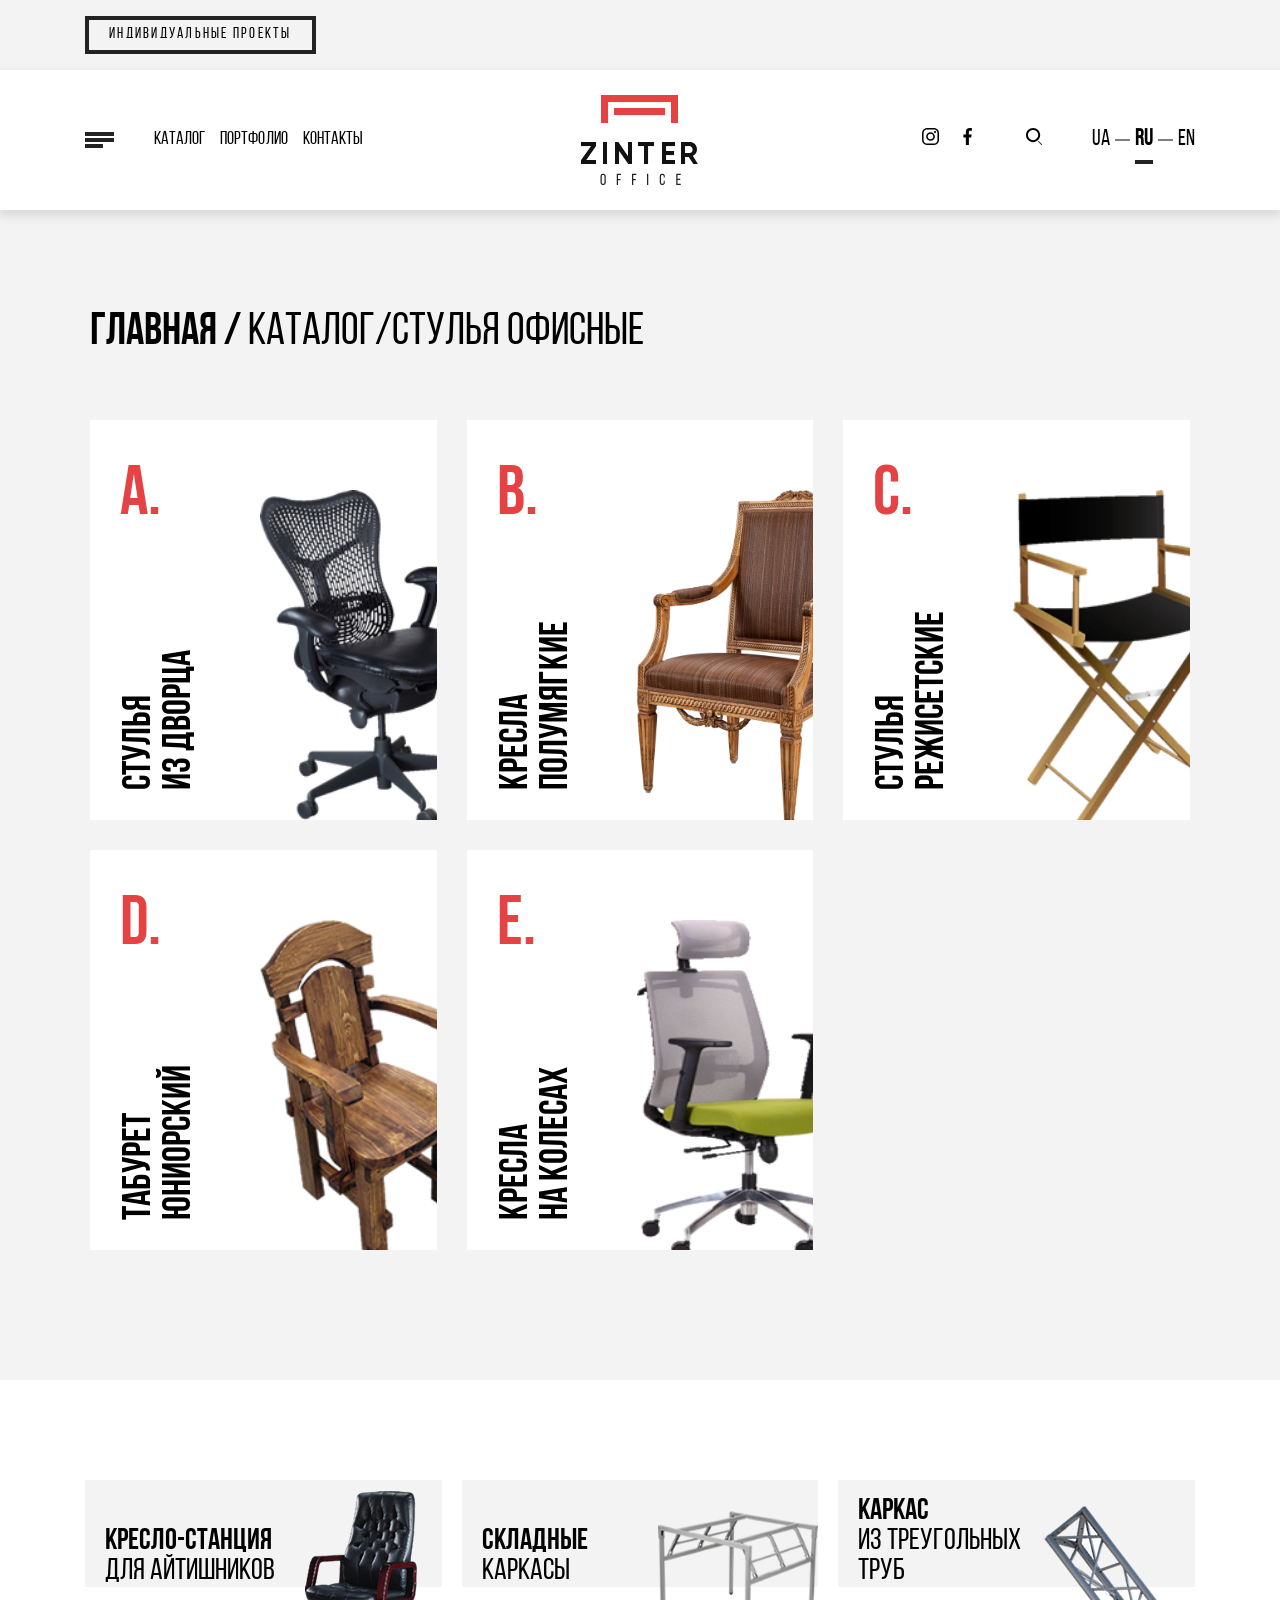
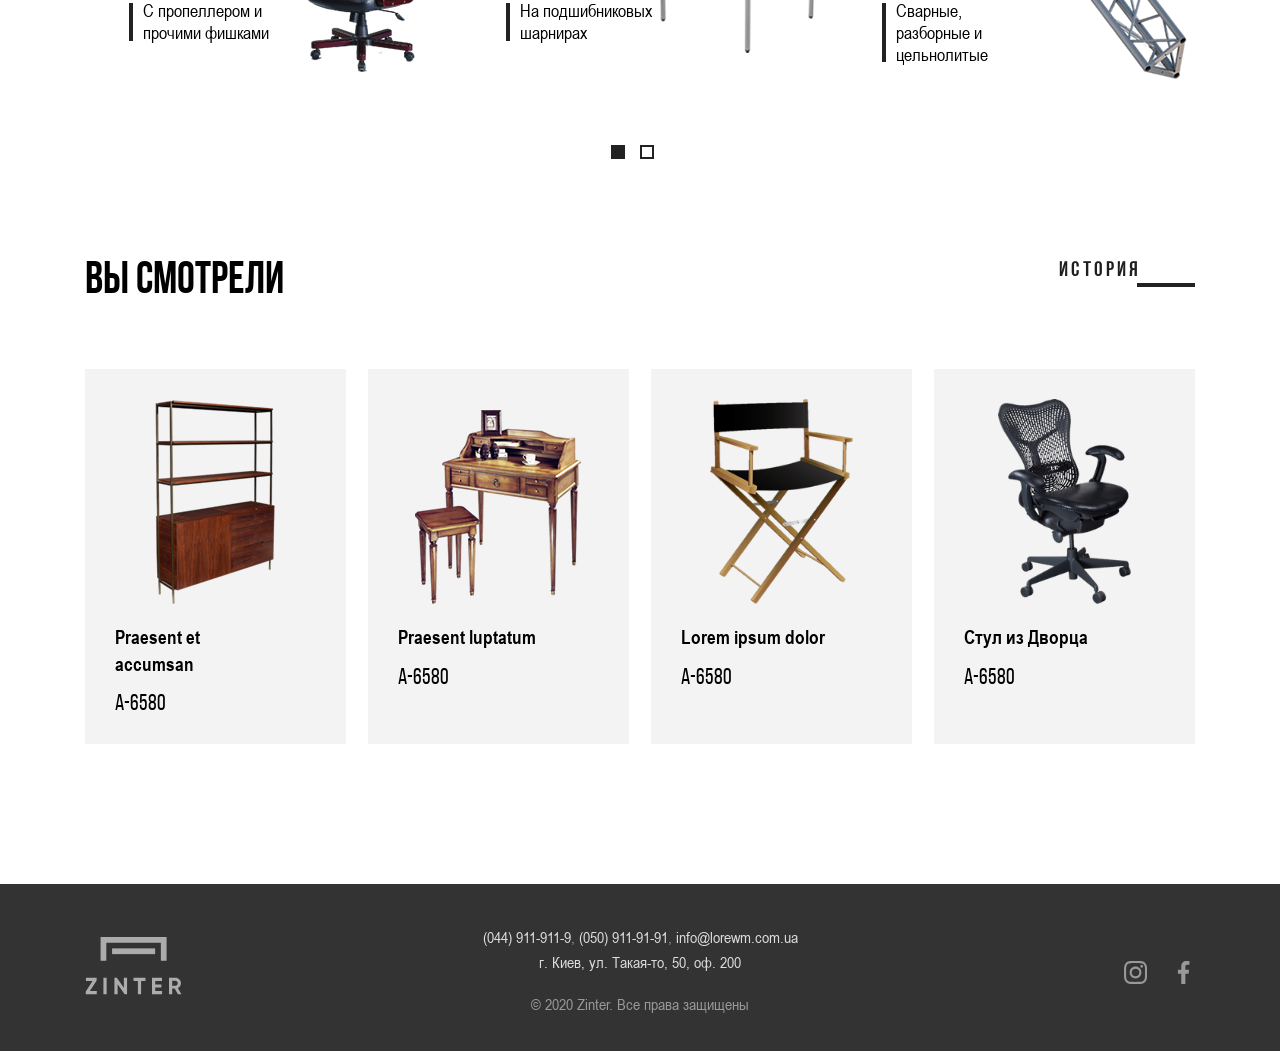
<file: catalog-single.html>
<!DOCTYPE html>
<html lang="en">

<!-- Start head -->
<head>
  <meta charset="utf-8" />
  <title>Zinter</title>

  <!-- SEO meta tags -->
  <!-- <meta property="og:url" content="url" />
        <meta property="og:type" content="website" />
        <meta property="og:title" content="title" />
        <meta property="og:description" content="description"/>
        <meta property="og:image" content="url" />
        <meta property="og:site_name" content="title" />
        <meta name="twitter:card" content=summary />
        <meta name="twitter:description" content="description"/>
        <meta name="twitter:title" content="title" /> -->
  <!--End SEO meta tags -->

  <meta http-equiv="X-UA-Compatible" content="IE=edge" />
  <meta name="viewport" content="width=device-width, initial-scale=1, maximum-scale=1" />

  <!-- Template Basic Images Start -->
  <link rel="icon" href="img/favicon.png" />
  <link rel="favicon" sizes="57x57" href="img/favicon.png" />
  <!-- Template Basic Images End -->

  <!-- Custom Browsers Color Start -->
  <meta name="theme-color" content="#000" />
  <!-- Custom Browsers Color End -->


  <style>
    body {
      opacity: 0;
    }

    .modal {
      opacity: 0;
    }

    .dropdown-menu {
      opacity: 0;
      visibility: hidden;
    }

    .header {
      padding: 25px 0;
    }

    .logo-short {
      visibility: hidden;
      display: none;
    }

    .header--scrolling {
      padding: 21px 0;
    }

    .header--scrolling .logo-full,
    .h-search,
    .burger-menu {
      opacity: 0;
    }

    a {
      color: black;
    }

    @media screen and (max-width: 1600px) {
      .header-address {
        opacity: 0;
        visibility: hidden;
      }
    }

    @media screen and (max-width: 991px) {

      .header nav {
        transform: translate3d(100%, 0, 0);
        visibility: hidden;
      }

      .h-search,
      .h-call-wrap {
        transform: translate3d(100%, 0, 0);
        visibility: hidden;
      }

      /*header mega menu */
      .header.header-mega-menu nav {
        transform: translate3d(100%, 0, 0);
        visibility: hidden;
      }
    }
  </style>
<link href="main.css" rel="stylesheet"></head><!-- End head -->

<!-- Body Modifications -->
<!-- fixed header: header position: fixed -->

<body class="fixed-header">
   <div class="preloader">
    <div class="preloader__logo">
    <img src="img/preloader.gif" alt="">
    </div>
  </div>  
  <!-- Start site wrapper -->
  <div class="site-wrapper">
     <div class="container-fluid i-project-wrap hidden-on-tablet">
       <div class="container">
     
         <div class="i-project">
           <a href="individual-project.html" class="btn btn--transparent-black">
             индивидуальные проекты
           </a>
         </div>
       </div>
     </div>
    <!-- Start header -->
    <header class="header">
      <div class="container">
        <div class="header-inner justify-content-between">
          <div class="header-nav">
            <div class="header-link__search header-link__search--mob">
              <div class="h-search-wrap ">
                <div href="#" class="h-search__icon js-header-search">
                  <svg version="1.1" xmlns="http://www.w3.org/2000/svg" xmlns:xlink="http://www.w3.org/1999/xlink" x="0px" y="0px" width="17px"
                       height="18px" viewBox="0 0 17 18" enable-background="new 0 0 17 18" xml:space="preserve">
                              <path fill-rule="evenodd" clip-rule="evenodd" d="M7.5,0C3.358,0,0,3.357,0,7.5S3.358,15,7.5,15c4.143,0,7.5-3.357,7.5-7.5
                                  S11.643,0,7.5,0z M7.5,12.906c-2.986,0-5.406-2.42-5.406-5.406S4.514,2.094,7.5,2.094c2.986,0,5.406,2.42,5.406,5.406
                                  S10.486,12.906,7.5,12.906z"/>
                              
                                  <rect x="14.5" y="13.207" transform="matrix(0.7071 -0.7071 0.7071 0.7071 -6.9203 15.2929)" fill-rule="evenodd" clip-rule="evenodd" fill="#212121" width="1" height="5.585"/>
                  </svg>
                </div>
    
                <div class="js-header-s-cross">
                  &nbsp;
                </div>
                <div class="h-search">
    
                  <form action="" class="h-search__form">
                    <input type="submit" value="Submit" id="search" hidden>
                    <label for="search">
                      <svg version="1.1" xmlns="http://www.w3.org/2000/svg" xmlns:xlink="http://www.w3.org/1999/xlink" x="0px" y="0px" width="17px"
                           height="18px" viewBox="0 0 17 18" enable-background="new 0 0 17 18" xml:space="preserve">
                                  <path fill-rule="evenodd" clip-rule="evenodd" d="M7.5,0C3.358,0,0,3.357,0,7.5S3.358,15,7.5,15c4.143,0,7.5-3.357,7.5-7.5
                                      S11.643,0,7.5,0z M7.5,12.906c-2.986,0-5.406-2.42-5.406-5.406S4.514,2.094,7.5,2.094c2.986,0,5.406,2.42,5.406,5.406
                                      S10.486,12.906,7.5,12.906z"/>
                                  
                                      <rect x="14.5" y="13.207" transform="matrix(0.7071 -0.7071 0.7071 0.7071 -6.9203 15.2929)" fill-rule="evenodd" clip-rule="evenodd" fill="#212121" width="1" height="5.585"/>
                      </svg>
                    </label>
                    <input type="text" name="search">
                  </form>
                </div>
              </div>
            </div>
    
            <div class="burger-wrap">
    
              <div class=" burger">
                <svg class="svg-menu" style="transform: rotateY(181deg);"  version="1.1" xmlns="http://www.w3.org/2000/svg" xmlns:xlink="http://www.w3.org/1999/xlink" x="0px" y="0px" width="29px"
                     height="16px" viewBox="0 0 29 16" enable-background="new 0 0 29 16" xml:space="preserve">
                            <path fill-rule="evenodd" clip-rule="evenodd" fill="#222222" d="M11,16h18v-4H11V16z M0,10h29V6H0V10z M0,0v4h29V0H0z"/>
                </svg>
    
              </div>
              <ul class="burger-menu hidden-on-tablet">
                <li> <a href="#">о компании</a> </li>
    
                <li> <a href="#">Партнерам</a> </li>
                <li> <a href="#">Доставка и оплата</a> </li>
                <li> <a href="blog.html">блог</a> </li>
              </ul>
            </div>
    
            <nav>
              <!--menu mob  start-->
              <ul class="menu">
    
                <div class="js-header-cross menu__cross"></div>
    
                <ul class="header-link__lg hide-pc-flex">
                  <li> <a href="#">UA</a></li>
                  <li><a class="active" href="#">RU</a></li>
                  <li><a href="#">EN</a></li>
                </ul>
    
                <li class="menu-item-has-children item-nav">
                  <span> КАТАЛОГ </span>
                  <ul class="dropdown-menu">
                    <li><a href="catalog-single.html"> Стулья и кресла</a></li>
                    <ul class="dropdown-menu__sub">
                      <li><a href="catalog-single.html">Стулья мягкие драпир</a></li>
                      <li><a href="catalog-single.html">Стулья жесткие фанер</a></li>
                    </ul>
                    <li><a href="##"> Столы компьютерные</a></li>
                    <li><a href="###"> Письменные столы</a></li>
                  </ul>
                </li>
                <li class="hide-pc">
                  <a href="individual-project.html">индивидуальные проекты</a>
                </li>
                <li>
                  <a href="portfolio.html">ПОРТФОЛИО</a>
                </li>
                <li class="hide-pc"> <a href="#"> о компании</a> </li>
    
                <li class="hide-pc"> <a href="#"> Партнерам</a> </li>
                <li class="hide-pc"> <a href="#"> Доставка и оплата</a> </li>
                <li class="hide-pc"> <a href="#"> блог</a> </li>
                <li>
                  <a href="contact.html">КОНТАКТЫ</a>
                </li>
    
                <div class="header-link__social hide-pc-flex">
                  <a href="google.com" target="_blank">
                    <svg enable-background="new 0 0 24 24" height="30" viewBox="0 0 24 24" width="30"
                        xmlns="http://www.w3.org/2000/svg">
                        <path fill="white"
                            d="m23.155 13.893c.716-6.027-.344-9.832-2.256-11.553l.001-.001c-3.086-2.939-13.508-3.374-17.2.132-1.658 1.715-2.242 4.232-2.306 7.348-.064 3.117-.14 8.956 5.301 10.54h.005l-.005 2.419s-.037.98.589 1.177c.716.232 1.04-.223 3.267-2.883 3.724.323 6.584-.417 6.909-.525.752-.252 5.007-.815 5.695-6.654zm-12.237 5.477s-2.357 2.939-3.09 3.702c-.24.248-.503.225-.499-.267 0-.323.018-4.016.018-4.016-4.613-1.322-4.341-6.294-4.291-8.895.05-2.602.526-4.733 1.93-6.168 3.239-3.037 12.376-2.358 14.704-.17 2.846 2.523 1.833 9.651 1.839 9.894-.585 4.874-4.033 5.183-4.667 5.394-.271.09-2.786.737-5.944.526z" />
                        <path  fill="white"
                            d="m15.521 12.774c-.494-.286-.997-.108-1.205.173l-.435.563c-.221.286-.634.248-.634.248-3.014-.797-3.82-3.951-3.82-3.951s-.037-.427.239-.656l.544-.45c.272-.216.444-.736.167-1.247-.74-1.337-1.237-1.798-1.49-2.152-.266-.333-.666-.408-1.082-.183h-.009c-.865.506-1.812 1.453-1.509 2.428.517 1.028 1.467 4.305 4.495 6.781 1.423 1.171 3.675 2.371 4.631 2.648l.009.014c.942.314 1.858-.67 2.347-1.561v-.007c.217-.431.145-.839-.172-1.106-.562-.548-1.41-1.153-2.076-1.542z" />
                        </svg>              </a>
                  <a href="#" target="_blank" target="_blank">
                    <svg version="1.1" xmlns="http://www.w3.org/2000/svg" xmlns:xlink="http://www.w3.org/1999/xlink" x="0px" y="0px"
                         viewBox="0 0 300 300" style="enable-background: new 0 0 300 300;" xml:space="preserve">
                        <path fill="white" d="M5.299,144.645l69.126,25.8l26.756,86.047c1.712,5.511,8.451,7.548,12.924,3.891l38.532-31.412
                            c4.039-3.291,9.792-3.455,14.013-0.391l69.498,50.457c4.785,3.478,11.564,0.856,12.764-4.926L299.823,29.22
                            c1.31-6.316-4.896-11.585-10.91-9.259L5.218,129.402C-1.783,132.102-1.722,142.014,5.299,144.645z M96.869,156.711l135.098-83.207
                            c2.428-1.491,4.926,1.792,2.841,3.726L123.313,180.87c-3.919,3.648-6.447,8.53-7.163,13.829l-3.798,28.146
                            c-0.503,3.758-5.782,4.131-6.819,0.494l-14.607-51.325C89.253,166.16,91.691,159.907,96.869,156.711z"/>
                    </svg>
                  </a>
                  <a href="#" target="_blank" target="_blank">
                    <svg height="511pt" viewBox="0 0 511 511.9" width="511pt" xmlns="http://www.w3.org/2000/svg">
                      <path
                        d="m510.949219 150.5c-1.199219-27.199219-5.597657-45.898438-11.898438-62.101562-6.5-17.199219-16.5-32.597657-29.601562-45.398438-12.800781-13-28.300781-23.101562-45.300781-29.5-16.296876-6.300781-34.898438-10.699219-62.097657-11.898438-27.402343-1.300781-36.101562-1.601562-105.601562-1.601562s-78.199219.300781-105.5 1.5c-27.199219 1.199219-45.898438 5.601562-62.097657 11.898438-17.203124 6.5-32.601562 16.5-45.402343 29.601562-13 12.800781-23.097657 28.300781-29.5 45.300781-6.300781 16.300781-10.699219 34.898438-11.898438 62.097657-1.300781 27.402343-1.601562 36.101562-1.601562 105.601562s.300781 78.199219 1.5 105.5c1.199219 27.199219 5.601562 45.898438 11.902343 62.101562 6.5 17.199219 16.597657 32.597657 29.597657 45.398438 12.800781 13 28.300781 23.101562 45.300781 29.5 16.300781 6.300781 34.898438 10.699219 62.101562 11.898438 27.296876 1.203124 36 1.5 105.5 1.5s78.199219-.296876 105.5-1.5c27.199219-1.199219 45.898438-5.597657 62.097657-11.898438 34.402343-13.300781 61.601562-40.5 74.902343-74.898438 6.296876-16.300781 10.699219-34.902343 11.898438-62.101562 1.199219-27.300781 1.5-36 1.5-105.5s-.101562-78.199219-1.300781-105.5zm-46.097657 209c-1.101562 25-5.300781 38.5-8.800781 47.5-8.601562 22.300781-26.300781 40-48.601562 48.601562-9 3.5-22.597657 7.699219-47.5 8.796876-27 1.203124-35.097657 1.5-103.398438 1.5s-76.5-.296876-103.402343-1.5c-25-1.097657-38.5-5.296876-47.5-8.796876-11.097657-4.101562-21.199219-10.601562-29.398438-19.101562-8.5-8.300781-15-18.300781-19.101562-29.398438-3.5-9-7.699219-22.601562-8.796876-47.5-1.203124-27-1.5-35.101562-1.5-103.402343s.296876-76.5 1.5-103.398438c1.097657-25 5.296876-38.5 8.796876-47.5 4.101562-11.101562 10.601562-21.199219 19.203124-29.402343 8.296876-8.5 18.296876-15 29.398438-19.097657 9-3.5 22.601562-7.699219 47.5-8.800781 27-1.199219 35.101562-1.5 103.398438-1.5 68.402343 0 76.5.300781 103.402343 1.5 25 1.101562 38.5 5.300781 47.5 8.800781 11.097657 4.097657 21.199219 10.597657 29.398438 19.097657 8.5 8.300781 15 18.300781 19.101562 29.402343 3.5 9 7.699219 22.597657 8.800781 47.5 1.199219 27 1.5 35.097657 1.5 103.398438s-.300781 76.300781-1.5 103.300781zm0 0" />
                      <path
                        d="m256.449219 124.5c-72.597657 0-131.5 58.898438-131.5 131.5s58.902343 131.5 131.5 131.5c72.601562 0 131.5-58.898438 131.5-131.5s-58.898438-131.5-131.5-131.5zm0 216.800781c-47.097657 0-85.300781-38.199219-85.300781-85.300781s38.203124-85.300781 85.300781-85.300781c47.101562 0 85.300781 38.199219 85.300781 85.300781s-38.199219 85.300781-85.300781 85.300781zm0 0" />
                      <path
                        d="m423.851562 119.300781c0 16.953125-13.746093 30.699219-30.703124 30.699219-16.953126 0-30.699219-13.746094-30.699219-30.699219 0-16.957031 13.746093-30.699219 30.699219-30.699219 16.957031 0 30.703124 13.742188 30.703124 30.699219zm0 0" />
                      </svg>              </a>
                  <a href="#" target="_blank" target="_blank">
                    <svg enable-background="new 0 0 24 24" height="512" viewBox="0 0 24 24" width="512"
                      xmlns="http://www.w3.org/2000/svg">
                      <path
                        d="m15.997 3.985h2.191v-3.816c-.378-.052-1.678-.169-3.192-.169-3.159 0-5.323 1.987-5.323 5.639v3.361h-3.486v4.266h3.486v10.734h4.274v-10.733h3.345l.531-4.266h-3.877v-2.939c.001-1.233.333-2.077 2.051-2.077z" />
                      </svg>              </a>
                </div>
    
                
    
              </ul>
              <!--menu mob  end-->
    
            </nav>
          </div>
    
    
          <div class="header-logo">
            <a href="sitemap.html" class="logo">
              <img src="img/logo.gif" class="img-responsive logo-full hidden-on-tablet" alt="">
              <svg class="logo-short" version="1.1" xmlns="http://www.w3.org/2000/svg" xmlns:xlink="http://www.w3.org/1999/xlink" x="0px" y="0px" width="71px"
                   height="25px" viewBox="0 0 71 25" enable-background="new 0 0 71 25" xml:space="preserve">
                          <path fill-rule="evenodd" clip-rule="evenodd" fill="#E54243" d="M12,19h47v-6H12V19z M0,0v25h6V7h59v18h6V0H0z"/>
              </svg>
              <svg class="logo-mob hide-pc-flex" version="1.1" xmlns="http://www.w3.org/2000/svg" xmlns:xlink="http://www.w3.org/1999/xlink" x="0px" y="0px"
                   width="446.305px" height="231.522px" viewBox="0 0 446.305 231.522" enable-background="new 0 0 446.305 231.522"
                   xml:space="preserve">
                  <path fill-rule="evenodd" clip-rule="evenodd" fill="#111111" d="M57.906,147.482H1.016v15.19h38.4l-38.4,54.11v14.24h56.89v-15.19
                      h-36.98l36.98-53.16V147.482z M84.446,231.022h15.17v-83.54h-15.17v82.41V231.022z M179.256,201.532l-36.92-54.05h-12.38v83.54
                      h15.17v-50.37l35.26,50.37h14.04v-83.54h-15.17v50.26V201.532z M215.776,147.482h1.4l0.01-1.48L215.776,147.482z M277.866,147.482
                      h-60.69l0.01,15.19h22.75v68.35h15.17v-68.35h22.76V147.482z M325.226,196.852h28.48v-15.19h-30.34v-18.99h34.14v-15.19h-49.31
                      v83.54h49.31v-15.19h-34.14v-18.63L325.226,196.852z M413.186,162.672c3.08,0,5.69,2.32,7.88,4.69c2.19,2.37,3.32,5.22,3.32,8.6
                      s-1.13,7.36-3.32,9.73c-2.19,2.38-4.8,3.56-7.88,3.56h-17.76v-26.58h16.65H413.186z M444.016,231.022l-19.28-31.09
                      c4.74-2.13,8.6-5.4,11.5-9.79c2.9-4.39,4.38-9.13,4.38-14.24c0-7.47-2.66-15.07-8-20.41c-5.33-5.34-11.85-8.01-19.43-8.01h-32.93
                      v83.54h15.17v-26.82h14.06l17.7,26.82H444.016z"/>
              <path fill-rule="evenodd" clip-rule="evenodd" fill="#E54243" d="M71.016,0.022v107h27v-80h239v80h27v-107H71.016z M121.016,50.022
                  v27h193v-27H121.016z"/>
              </svg>
            </a>
          </div>
    
          <div class="header-link">
            <div class="header-link__mail">
              <a href="mailto:info@lorewm.com.ua"><svg height="16" version="1.1" xmlns="http://www.w3.org/2000/svg" xmlns:xlink="http://www.w3.org/1999/xlink" x="0px" y="0px"
        viewBox="0 0 477.867 477.867" style="enable-background: new 0 0 477.867 477.867;" xml:space="preserve">
        <path d="M460.8,68.267H17.067l221.867,182.75L463.309,68.779C462.488,68.539,461.649,68.368,460.8,68.267z" />
        <path d="M249.702,286.31c-6.288,5.149-15.335,5.149-21.623,0L0,98.406v294.127c0,9.426,7.641,17.067,17.067,17.067H460.8
                c9.426,0,17.067-7.641,17.067-17.067V100.932L249.702,286.31z" />
    </svg> </a>
            </div>
    
            <div class="header-link__social hidden-on-tablet">
              <a href="#" target="_blank">
                <svg height="511pt" viewBox="0 0 511 511.9" width="511pt" xmlns="http://www.w3.org/2000/svg">
                  <path
                    d="m510.949219 150.5c-1.199219-27.199219-5.597657-45.898438-11.898438-62.101562-6.5-17.199219-16.5-32.597657-29.601562-45.398438-12.800781-13-28.300781-23.101562-45.300781-29.5-16.296876-6.300781-34.898438-10.699219-62.097657-11.898438-27.402343-1.300781-36.101562-1.601562-105.601562-1.601562s-78.199219.300781-105.5 1.5c-27.199219 1.199219-45.898438 5.601562-62.097657 11.898438-17.203124 6.5-32.601562 16.5-45.402343 29.601562-13 12.800781-23.097657 28.300781-29.5 45.300781-6.300781 16.300781-10.699219 34.898438-11.898438 62.097657-1.300781 27.402343-1.601562 36.101562-1.601562 105.601562s.300781 78.199219 1.5 105.5c1.199219 27.199219 5.601562 45.898438 11.902343 62.101562 6.5 17.199219 16.597657 32.597657 29.597657 45.398438 12.800781 13 28.300781 23.101562 45.300781 29.5 16.300781 6.300781 34.898438 10.699219 62.101562 11.898438 27.296876 1.203124 36 1.5 105.5 1.5s78.199219-.296876 105.5-1.5c27.199219-1.199219 45.898438-5.597657 62.097657-11.898438 34.402343-13.300781 61.601562-40.5 74.902343-74.898438 6.296876-16.300781 10.699219-34.902343 11.898438-62.101562 1.199219-27.300781 1.5-36 1.5-105.5s-.101562-78.199219-1.300781-105.5zm-46.097657 209c-1.101562 25-5.300781 38.5-8.800781 47.5-8.601562 22.300781-26.300781 40-48.601562 48.601562-9 3.5-22.597657 7.699219-47.5 8.796876-27 1.203124-35.097657 1.5-103.398438 1.5s-76.5-.296876-103.402343-1.5c-25-1.097657-38.5-5.296876-47.5-8.796876-11.097657-4.101562-21.199219-10.601562-29.398438-19.101562-8.5-8.300781-15-18.300781-19.101562-29.398438-3.5-9-7.699219-22.601562-8.796876-47.5-1.203124-27-1.5-35.101562-1.5-103.402343s.296876-76.5 1.5-103.398438c1.097657-25 5.296876-38.5 8.796876-47.5 4.101562-11.101562 10.601562-21.199219 19.203124-29.402343 8.296876-8.5 18.296876-15 29.398438-19.097657 9-3.5 22.601562-7.699219 47.5-8.800781 27-1.199219 35.101562-1.5 103.398438-1.5 68.402343 0 76.5.300781 103.402343 1.5 25 1.101562 38.5 5.300781 47.5 8.800781 11.097657 4.097657 21.199219 10.597657 29.398438 19.097657 8.5 8.300781 15 18.300781 19.101562 29.402343 3.5 9 7.699219 22.597657 8.800781 47.5 1.199219 27 1.5 35.097657 1.5 103.398438s-.300781 76.300781-1.5 103.300781zm0 0" />
                  <path
                    d="m256.449219 124.5c-72.597657 0-131.5 58.898438-131.5 131.5s58.902343 131.5 131.5 131.5c72.601562 0 131.5-58.898438 131.5-131.5s-58.898438-131.5-131.5-131.5zm0 216.800781c-47.097657 0-85.300781-38.199219-85.300781-85.300781s38.203124-85.300781 85.300781-85.300781c47.101562 0 85.300781 38.199219 85.300781 85.300781s-38.199219 85.300781-85.300781 85.300781zm0 0" />
                  <path
                    d="m423.851562 119.300781c0 16.953125-13.746093 30.699219-30.703124 30.699219-16.953126 0-30.699219-13.746094-30.699219-30.699219 0-16.957031 13.746093-30.699219 30.699219-30.699219 16.957031 0 30.703124 13.742188 30.703124 30.699219zm0 0" />
                  </svg>          </a>
              <a href="#" target="_blank">
                <svg enable-background="new 0 0 24 24" height="512" viewBox="0 0 24 24" width="512"
                  xmlns="http://www.w3.org/2000/svg">
                  <path
                    d="m15.997 3.985h2.191v-3.816c-.378-.052-1.678-.169-3.192-.169-3.159 0-5.323 1.987-5.323 5.639v3.361h-3.486v4.266h3.486v10.734h4.274v-10.733h3.345l.531-4.266h-3.877v-2.939c.001-1.233.333-2.077 2.051-2.077z" />
                  </svg>          </a>
            </div>
    
            <div class="header-link__search">
              <div class="h-search-wrap ">
                <div href="#" class="h-search__icon js-header-search">
                  <svg version="1.1" xmlns="http://www.w3.org/2000/svg" xmlns:xlink="http://www.w3.org/1999/xlink" x="0px" y="0px" width="17px"
                       height="18px" viewBox="0 0 17 18" enable-background="new 0 0 17 18" xml:space="preserve">
                              <path fill-rule="evenodd" clip-rule="evenodd" d="M7.5,0C3.358,0,0,3.357,0,7.5S3.358,15,7.5,15c4.143,0,7.5-3.357,7.5-7.5
                                  S11.643,0,7.5,0z M7.5,12.906c-2.986,0-5.406-2.42-5.406-5.406S4.514,2.094,7.5,2.094c2.986,0,5.406,2.42,5.406,5.406
                                  S10.486,12.906,7.5,12.906z"/>
                              
                                  <rect x="14.5" y="13.207" transform="matrix(0.7071 -0.7071 0.7071 0.7071 -6.9203 15.2929)" fill-rule="evenodd" clip-rule="evenodd" fill="#212121" width="1" height="5.585"/>
                  </svg>
                </div>
    
                <div class="js-header-s-cross">
                  &nbsp;
                </div>
                <div class="h-search">
    
                  <form action="" class="h-search__form">
                    <input type="submit" value="Submit" id="search" hidden>
                    <label for="search">
                      <svg version="1.1" xmlns="http://www.w3.org/2000/svg" xmlns:xlink="http://www.w3.org/1999/xlink" x="0px" y="0px" width="17px"
                           height="18px" viewBox="0 0 17 18" enable-background="new 0 0 17 18" xml:space="preserve">
                                  <path fill-rule="evenodd" clip-rule="evenodd" d="M7.5,0C3.358,0,0,3.357,0,7.5S3.358,15,7.5,15c4.143,0,7.5-3.357,7.5-7.5
                                      S11.643,0,7.5,0z M7.5,12.906c-2.986,0-5.406-2.42-5.406-5.406S4.514,2.094,7.5,2.094c2.986,0,5.406,2.42,5.406,5.406
                                      S10.486,12.906,7.5,12.906z"/>
                                  
                                      <rect x="14.5" y="13.207" transform="matrix(0.7071 -0.7071 0.7071 0.7071 -6.9203 15.2929)" fill-rule="evenodd" clip-rule="evenodd" fill="#212121" width="1" height="5.585"/>
                      </svg>
                    </label>
                    <input type="text" name="search">
                  </form>
                </div>
              </div>
            </div>
            <ul class="header-link__lg hidden-on-tablet">
              <li> <a href="#">UA</a></li>
              <li><a class="active" href="#">RU</a></li>
              <li><a href="#">EN</a></li>
            </ul>
    
            <div class="header-link__call hide-pc-flex js-active-call">
              <svg height="22" version="1.1" xmlns="http://www.w3.org/2000/svg" xmlns:xlink="http://www.w3.org/1999/xlink" x="0px" y="0px"
                   viewBox="0 0 384 384" style="enable-background: new 0 0 384 384;" xml:space="preserve">
                      <path d="M353.188,252.052c-23.51,0-46.594-3.677-68.469-10.906c-10.719-3.656-23.896-0.302-30.438,6.417l-43.177,32.594
                          c-50.073-26.729-80.917-57.563-107.281-107.26l31.635-42.052c8.219-8.208,11.167-20.198,7.635-31.448
                          c-7.26-21.99-10.948-45.063-10.948-68.583C132.146,13.823,118.323,0,101.333,0H30.813C13.823,0,0,13.823,0,30.813
                          C0,225.563,158.438,384,353.188,384c16.99,0,30.813-13.823,30.813-30.813v-70.323C384,265.875,370.177,252.052,353.188,252.052z"
                          />
              </svg>
              <div class="h-call-wrap">
                <div class="js-header-s-cross">
                  &nbsp;
                </div>
                <a href="tel:+38(044)911-91-19 ">+38 (044) 911-91-19 </a>
                <a href="tel:+38(050)911-91-91 ">+38 (050) 911-91-91 </a>
              </div>
            </div>
          </div>
    
        </div>
      </div>
    </header>    <!-- End header -->

    <!--Start page-->
    <div class="page-wrapper page-home">


      <!-- Start catalog-chapter -->
      <!-- Start catalog-chapter section -->
      <section class="section catalog-chapter " id="catalog-chapter">
        <div class="container">
      <div class="section__head">
          <h2 class="title title--section fadeInDown animated">
            <span> <a href="#">ГЛАВНАЯ</a> /</span> КАТАЛОГ/СТУЛЬЯ ОФИСНЫЕ
          </h2>
      </div>
      <div class="row">
        <div class=" col-12 col-sm-6 col-lg-4">
          <a href="#" class="product-chapter">
            <div class="product-chapter__num">
              A.
            </div>
            <div class="product-chapter__title">
              <h3 class="title">
                CТУЛЬЯ <br>
                ИЗ ДВОРЦА
            </div>
            </h3>
            <div class="product-chapter__picture">
              <img src="../img/product-1.png" data-src="img/product-1.png" alt="">
            </div>
          </a>
        </div>  <div class=" col-12 col-sm-6 col-lg-4">
          <a href="#" class="product-chapter">
            <div class="product-chapter__num">
              B.
            </div>
            <div class="product-chapter__title">
              <h3 class="title">
                КРЕСЛА <br>
                полуМЯГКИЕ
            </div>
            </h3>
            <div class="product-chapter__picture">
              <img src="../img/test.png" data-src="img/test.png" alt="">
            </div>
          </a>
        </div>  <div class=" col-12 col-sm-6 col-lg-4">
          <a href="#" class="product-chapter">
            <div class="product-chapter__num">
              C.
            </div>
            <div class="product-chapter__title">
              <h3 class="title">
                CТУЛЬЯ   <br>
                РЕЖИСЕТСКИЕ
            </div>
            </h3>
            <div class="product-chapter__picture">
              <img src="../img/product-6.png" data-src="img/product-6.png" alt="">
            </div>
          </a>
        </div>  <div class=" col-12 col-sm-6 col-lg-4">
          <a href="#" class="product-chapter">
            <div class="product-chapter__num">
              D.
            </div>
            <div class="product-chapter__title">
              <h3 class="title">
                ТАБУРЕТ   <br>
                ЮНИОРСКИЙ
            </div>
            </h3>
            <div class="product-chapter__picture">
              <img src="../img/product-3.png" data-src="img/product-3.png" alt="">
            </div>
          </a>
        </div>  <div class=" col-12 col-sm-6 col-lg-4">
          <a href="#" class="product-chapter">
            <div class="product-chapter__num">
              E.
            </div>
            <div class="product-chapter__title">
              <h3 class="title">
                КРЕСЛА    <br>
                на колесах
            </div>
            </h3>
            <div class="product-chapter__picture">
              <img src="../img/product-2.png" data-src="img/product-2.png" alt="">
            </div>
          </a>
        </div></div>
      
        </div>
      </section>
      <!-- End catalog-chapter section -->      <!-- End catalog-chapter -->

      <!-- Start novelty -->
      <!-- Start name section -->
      <section class="section section--default novelty section--mt-50" id="novelty">
        <div class="container">
      
      
          <div class="novelty__slider n-slider">
             <div class="n-slider__item">
                    <a href="#" class="novelty-card">
                      <div class="novelty-card__descr">
            
                        <div class="title-wrap">
                        <h4 class="title">
                          <b>КРЕСЛО-СТАНЦИЯ</b>
                          <br>
                         ДЛЯ АЙТИШНИКОВ
                        </h4>
                        </div>
            
                        <p>С пропеллером и прочими фишками
                        </p>
                      </div>
                      <div class="novelty-card__picture">
                        <img data-src="img/novelty1.png" alt="">
                      </div>
                    </a>
                  </div>       <div class="n-slider__item">
                    <a href="#" class="novelty-card">
                      <div class="novelty-card__descr">
            
                        <div class="title-wrap">
                        <h4 class="title">
                          <b>СКЛАДНЫЕ</b>
                          <br>
                         КАРКАСЫ
                        </h4>
                        </div>
            
                        <p>На подшибниковых шарнирах
                        </p>
                      </div>
                      <div class="novelty-card__picture">
                        <img data-src="img/novelty2.png" alt="">
                      </div>
                    </a>
                  </div>       <div class="n-slider__item">
                    <a href="#" class="novelty-card">
                      <div class="novelty-card__descr">
            
                        <div class="title-wrap">
                        <h4 class="title">
                          <b>КАРКАС</b>
                          <br>
                         ИЗ ТРЕУГОЛЬНЫХ ТРУБ
                        </h4>
                        </div>
            
                        <p>Сварные, разборные и цельнолитые
                        </p>
                      </div>
                      <div class="novelty-card__picture">
                        <img data-src="img/novelty3.png" alt="">
                      </div>
                    </a>
                  </div>       <div class="n-slider__item">
                    <a href="#" class="novelty-card">
                      <div class="novelty-card__descr">
            
                        <div class="title-wrap">
                        <h4 class="title">
                          <b>КАРКАС</b>
                          <br>
                         ИЗ ТРЕУГОЛЬНЫХ ТРУБ
                        </h4>
                        </div>
            
                        <p>Сварные, разборные и цельнолитые
                        </p>
                      </div>
                      <div class="novelty-card__picture">
                        <img data-src="img/novelty3.png" alt="">
                      </div>
                    </a>
                  </div>    </div>
      
        </div>
      </section>
      <!-- End name section -->      <!-- End novelty -->
      
      <!-- Start reviewed-goods -->
      <!-- Start reviewed-goods section -->
      <section class="section reviewed-goods " id="reviewed-goods">
        <div class="container">
      <div class="section__head">
            <h2 class="title fadeInDown animated">
              ВЫ СМОТРЕЛИ
            </h2>
            <h5 class="title-sub fadeInRight animated">
              ИСТОРИЯ
            </h5>
          </div>
        
        <div class="products js-reviewed-goods">
         <div class="product-card-wrap  product-card--reviewed">
           <a href="#" class="product-card">
             <div class="product-card__picture">
               <img src="" data-src="img/product-13.png" alt="">
             </div>
             <div class="product-card__descr">
                 <h5 class="p-descr__title" >Praesent et accumsan</h5>
               <div class="product-card__code">
                 <p>A-6580</p>
               </div>
             </div>
           </a>
         </div>   <div class="product-card-wrap  product-card--reviewed">
           <a href="#" class="product-card">
             <div class="product-card__picture">
               <img src="" data-src="img/product-14.png" alt="">
             </div>
             <div class="product-card__descr">
                 <h5 class="p-descr__title" >Praesent luptatum </h5>
               <div class="product-card__code">
                 <p>A-6580</p>
               </div>
             </div>
           </a>
         </div>   <div class="product-card-wrap  product-card--reviewed">
           <a href="#" class="product-card">
             <div class="product-card__picture">
               <img src="" data-src="img/product-6.png" alt="">
             </div>
             <div class="product-card__descr">
                 <h5 class="p-descr__title" >Lorem ipsum dolor </h5>
               <div class="product-card__code">
                 <p>A-6580</p>
               </div>
             </div>
           </a>
         </div>   <div class="product-card-wrap  product-card--reviewed">
           <a href="#" class="product-card">
             <div class="product-card__picture">
               <img src="" data-src="img/product-1.png" alt="">
             </div>
             <div class="product-card__descr">
                 <h5 class="p-descr__title" >Стул из Дворца</h5>
               <div class="product-card__code">
                 <p>A-6580</p>
               </div>
             </div>
           </a>
         </div>
        </div>
      
        </div>
      </section>
      <!-- End reviewed-goods section -->      <!-- End reviewed-goods -->
    </div>
    <!--End page-->

    <!-- Start footer -->
    <footer class="footer ">
      <div class="container">
        <div class="row">
    
          <div class="col-12 col-lg-3 d-flex justify-content-start">
            <div class="footer-logo-wrap">
    
              <div class="footer-logo">
                <a href="/">
                  <svg version="1.1"
                       id="Слой_1" sodipodi:docname="Р›РѕРіРѕС‚РёРї РІ С„СѓС‚РµСЂ.svg" inkscape:version="0.92.4 (5da689c313, 2019-01-14)" xmlns:inkscape="http://www.inkscape.org/namespaces/inkscape" xmlns:sodipodi="http://sodipodi.sourceforge.net/DTD/sodipodi-0.dtd" xmlns:svg="http://www.w3.org/2000/svg" xmlns:rdf="http://www.w3.org/1999/02/22-rdf-syntax-ns#" xmlns:dc="http://purl.org/dc/elements/1.1/" xmlns:cc="http://creativecommons.org/ns#"
                       xmlns="http://www.w3.org/2000/svg" xmlns:xlink="http://www.w3.org/1999/xlink" x="0px" y="0px" width="112.25px"
                       height="69.167px" viewBox="9.25 0 112.25 69.167" enable-background="new 9.25 0 112.25 69.167" xml:space="preserve">
                  <sodipodi:namedview  id="namedview33" inkscape:current-layer="Слой_1" inkscape:window-y="-8" pagecolor="#ffffff" bordercolor="#666666" borderopacity="1" objecttolerance="10" gridtolerance="10" guidetolerance="10" showgrid="false" inkscape:zoom="2.4246658" inkscape:cx="65.5" inkscape:cy="48.6665" inkscape:window-maximized="1" inkscape:pageopacity="0" inkscape:pageshadow="2" inkscape:window-width="1920" inkscape:window-height="1028" inkscape:window-x="-8">
                      </sodipodi:namedview>
                  <polygon id="polygon2" fill="#ACACAC" points="27.226,29.767 33.847,29.767 33.847,8.787 96.706,8.787 96.706,29.767 
                      103.326,29.767 103.326,2.167 27.226,2.167 "/>
                  <rect id="rect4" x="40.466" y="15.417" fill="#ACACAC" width="49.62" height="6.62"/>
                  <path id="polygon8" inkscape:connector-curvature="0" fill="#ACACAC" d="M10.331,49.418v3.539h7.631l-7.82,12.279v2.951h12.709
                      v-3.531h-7.979l7.82-12.32v-2.918H10.331z M30.493,49.418v18.77h3.709v-18.77H30.493z M43.161,49.418v18.77h3.701V56.717
                      l8.061,11.471h2.828v-18.77h-3.709v11.449l-8.061-11.449H43.161z M65.173,49.418v3.539h5.049v15.23h3.709v-15.23h5.07v-3.539H65.173
                      z M86.521,49.418v18.77h11.631v-3.531h-7.92v-4.219h7.119v-3.48h-7.119v-4h7.789v-3.539H86.521z M106.091,49.418v18.77h3.711v-6.52
                      h2.82l3.789,6.52h4l-4.16-7.08c1.09-0.5,1.971-1.24,2.631-2.23c0.66-1,0.99-2.07,0.99-3.24c0-1.711-0.61-3.182-1.83-4.391
                      c-1.21-1.221-2.69-1.828-4.42-1.828H106.091z M109.802,52.877h3.82c0.69,0,1.289,0.268,1.789,0.809c0.5,0.539,0.76,1.19,0.76,1.961
                      c0,0.76-0.26,1.418-0.76,1.969c-0.5,0.539-1.099,0.811-1.789,0.811h-3.82V52.877z"/>
                  </svg>
                </a>
              </div>
    
            </div>
          </div>
    
          <div class="col-12 col-lg-6 footer-contact-wrap">
            <div class="footer-contact">
              <div class="footer-row">
                <div class="footer-contact__phone">
                  <a href="tel:+(044)911-911-9">(044) 911-911-9</a>,
                  <a href="tel:+(044)911-911-9">(050) 911-91-91</a>
                </div>
                <a href="mailto:info@lorewm.com.ua">info@lorewm.com.ua</a>
              </div>
              <a href="#">г. Киев, ул. Такая-то, 50, оф. 200 </a>
            </div>
    
            <div class="footer-copy">
              <p>
                © 2020 Zinter. Все права защищены
              </p>
            </div>
    
          </div>
    
          <div class="col-12 col-lg-3 footer-social-wrap">
    
            <div class="footer-social">
              <a href="#" target="_blank">
                <svg height="511pt" viewBox="0 0 511 511.9" width="511pt" xmlns="http://www.w3.org/2000/svg">
                  <path
                    d="m510.949219 150.5c-1.199219-27.199219-5.597657-45.898438-11.898438-62.101562-6.5-17.199219-16.5-32.597657-29.601562-45.398438-12.800781-13-28.300781-23.101562-45.300781-29.5-16.296876-6.300781-34.898438-10.699219-62.097657-11.898438-27.402343-1.300781-36.101562-1.601562-105.601562-1.601562s-78.199219.300781-105.5 1.5c-27.199219 1.199219-45.898438 5.601562-62.097657 11.898438-17.203124 6.5-32.601562 16.5-45.402343 29.601562-13 12.800781-23.097657 28.300781-29.5 45.300781-6.300781 16.300781-10.699219 34.898438-11.898438 62.097657-1.300781 27.402343-1.601562 36.101562-1.601562 105.601562s.300781 78.199219 1.5 105.5c1.199219 27.199219 5.601562 45.898438 11.902343 62.101562 6.5 17.199219 16.597657 32.597657 29.597657 45.398438 12.800781 13 28.300781 23.101562 45.300781 29.5 16.300781 6.300781 34.898438 10.699219 62.101562 11.898438 27.296876 1.203124 36 1.5 105.5 1.5s78.199219-.296876 105.5-1.5c27.199219-1.199219 45.898438-5.597657 62.097657-11.898438 34.402343-13.300781 61.601562-40.5 74.902343-74.898438 6.296876-16.300781 10.699219-34.902343 11.898438-62.101562 1.199219-27.300781 1.5-36 1.5-105.5s-.101562-78.199219-1.300781-105.5zm-46.097657 209c-1.101562 25-5.300781 38.5-8.800781 47.5-8.601562 22.300781-26.300781 40-48.601562 48.601562-9 3.5-22.597657 7.699219-47.5 8.796876-27 1.203124-35.097657 1.5-103.398438 1.5s-76.5-.296876-103.402343-1.5c-25-1.097657-38.5-5.296876-47.5-8.796876-11.097657-4.101562-21.199219-10.601562-29.398438-19.101562-8.5-8.300781-15-18.300781-19.101562-29.398438-3.5-9-7.699219-22.601562-8.796876-47.5-1.203124-27-1.5-35.101562-1.5-103.402343s.296876-76.5 1.5-103.398438c1.097657-25 5.296876-38.5 8.796876-47.5 4.101562-11.101562 10.601562-21.199219 19.203124-29.402343 8.296876-8.5 18.296876-15 29.398438-19.097657 9-3.5 22.601562-7.699219 47.5-8.800781 27-1.199219 35.101562-1.5 103.398438-1.5 68.402343 0 76.5.300781 103.402343 1.5 25 1.101562 38.5 5.300781 47.5 8.800781 11.097657 4.097657 21.199219 10.597657 29.398438 19.097657 8.5 8.300781 15 18.300781 19.101562 29.402343 3.5 9 7.699219 22.597657 8.800781 47.5 1.199219 27 1.5 35.097657 1.5 103.398438s-.300781 76.300781-1.5 103.300781zm0 0" />
                  <path
                    d="m256.449219 124.5c-72.597657 0-131.5 58.898438-131.5 131.5s58.902343 131.5 131.5 131.5c72.601562 0 131.5-58.898438 131.5-131.5s-58.898438-131.5-131.5-131.5zm0 216.800781c-47.097657 0-85.300781-38.199219-85.300781-85.300781s38.203124-85.300781 85.300781-85.300781c47.101562 0 85.300781 38.199219 85.300781 85.300781s-38.199219 85.300781-85.300781 85.300781zm0 0" />
                  <path
                    d="m423.851562 119.300781c0 16.953125-13.746093 30.699219-30.703124 30.699219-16.953126 0-30.699219-13.746094-30.699219-30.699219 0-16.957031 13.746093-30.699219 30.699219-30.699219 16.957031 0 30.703124 13.742188 30.703124 30.699219zm0 0" />
                  </svg>          </a>
              <a href="#" target="_blank">
                <svg enable-background="new 0 0 24 24" height="512" viewBox="0 0 24 24" width="512"
                  xmlns="http://www.w3.org/2000/svg">
                  <path
                    d="m15.997 3.985h2.191v-3.816c-.378-.052-1.678-.169-3.192-.169-3.159 0-5.323 1.987-5.323 5.639v3.361h-3.486v4.266h3.486v10.734h4.274v-10.733h3.345l.531-4.266h-3.877v-2.939c.001-1.233.333-2.077 2.051-2.077z" />
                  </svg>          </a>
            </div>
    
          </div>
    
        </div>
    
      </div>
    
    </footer>    <!-- End footer -->

  </div>
  <!-- End site wrapper -->
<script type="text/javascript" src="bundle.js"></script><script type="text/javascript" src="modalNotification.js"></script></body>

</html>
</file>
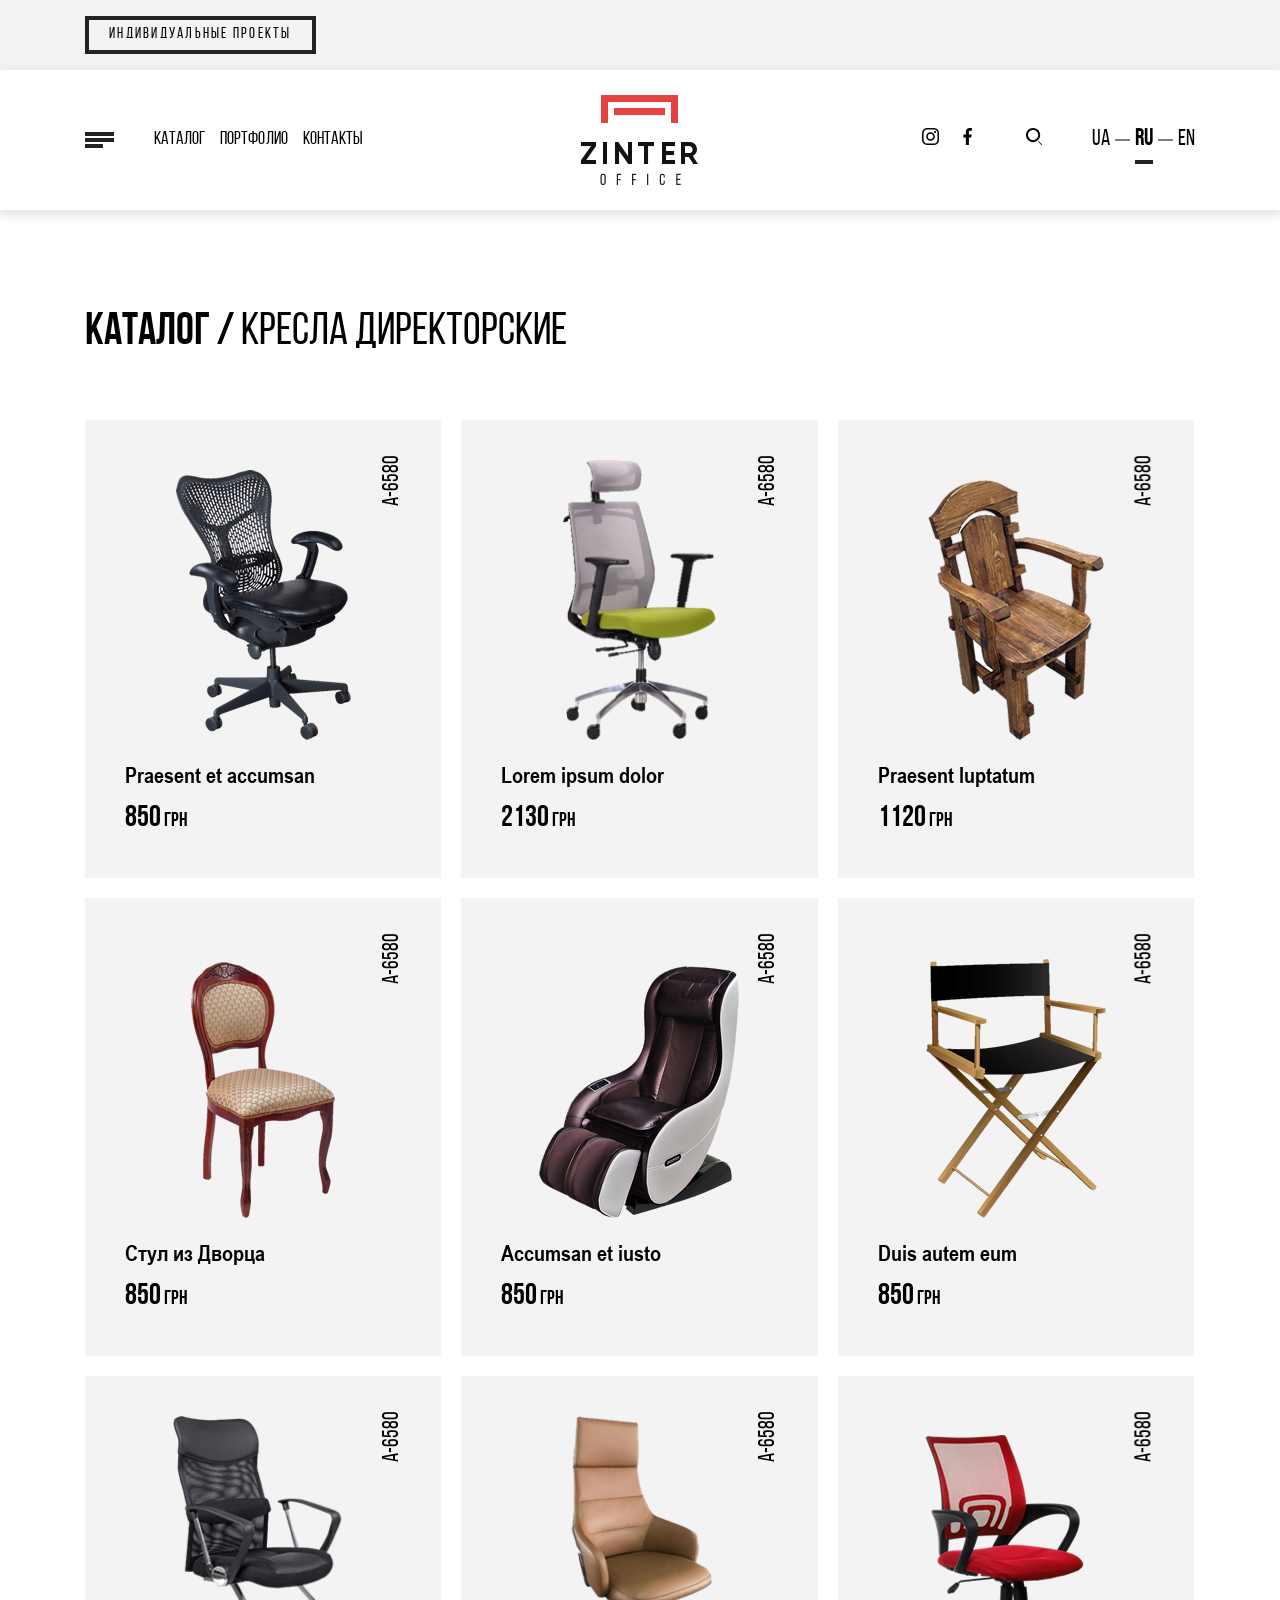
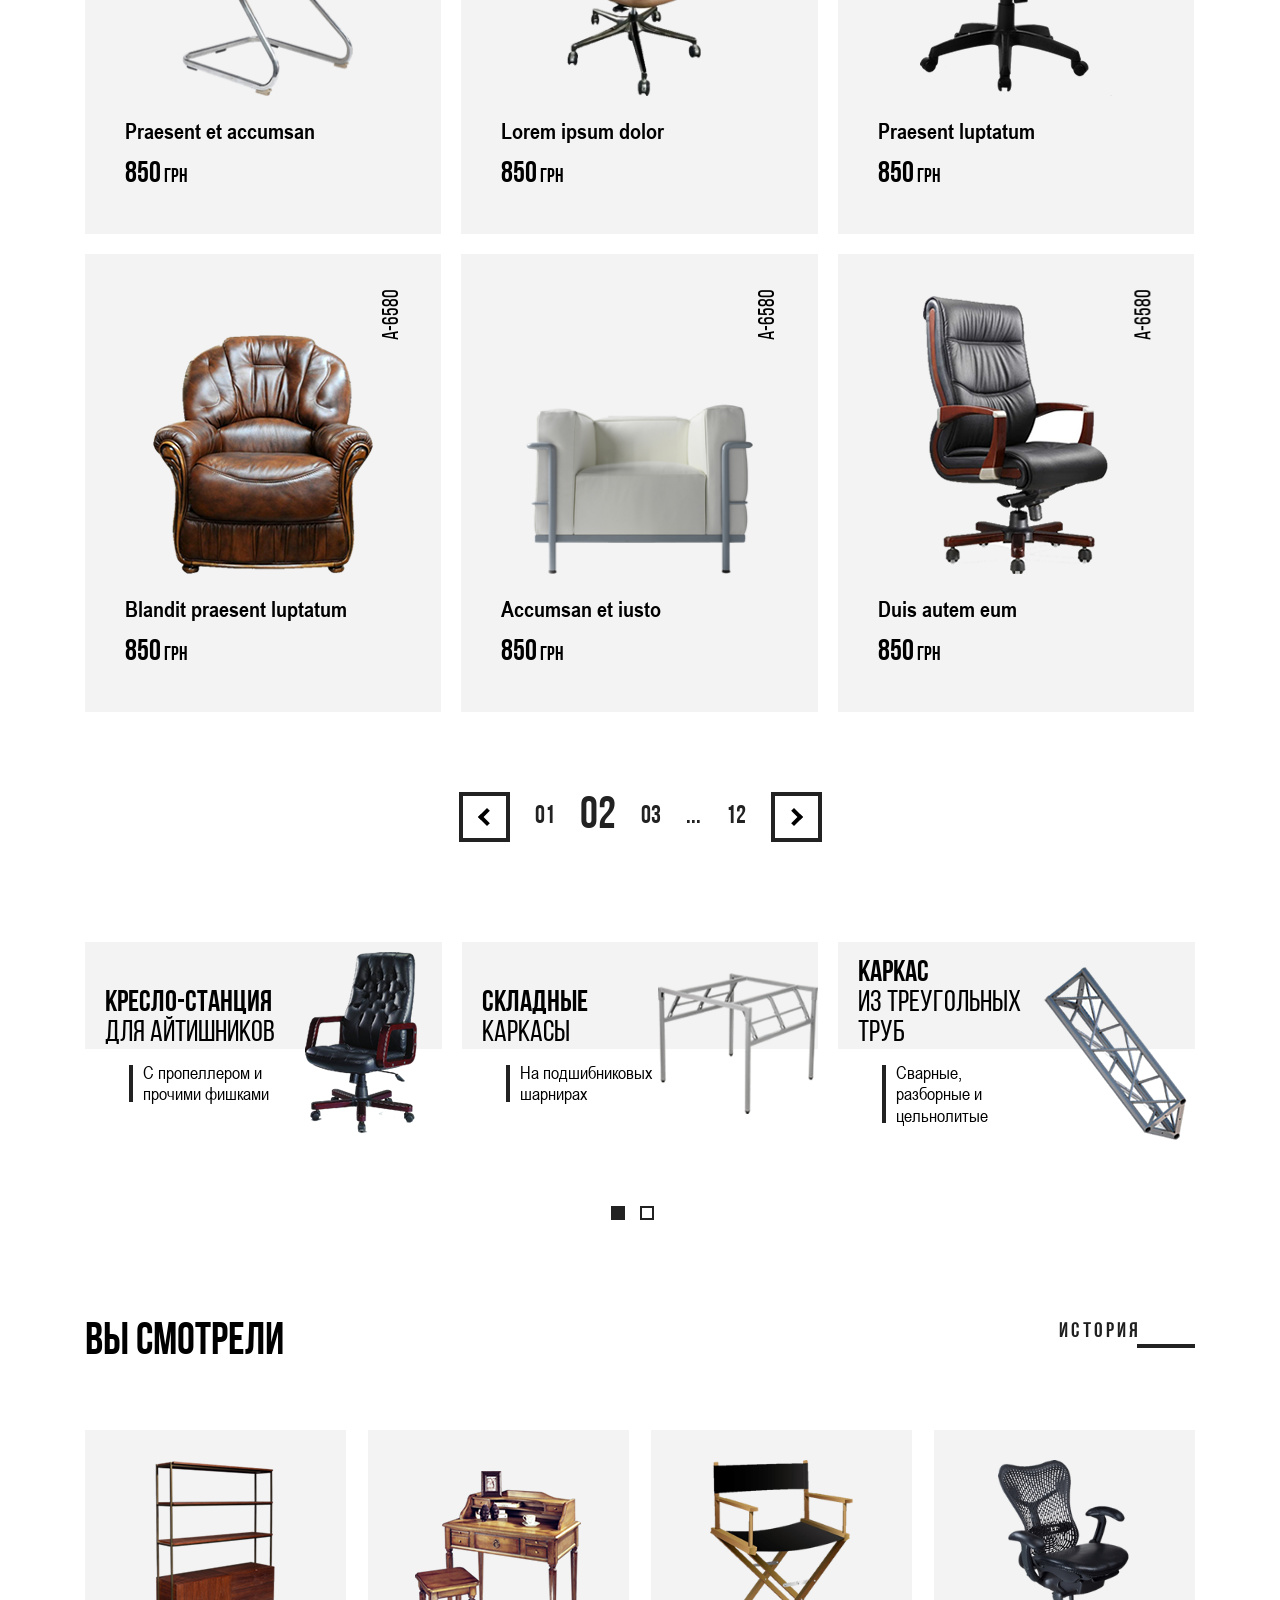
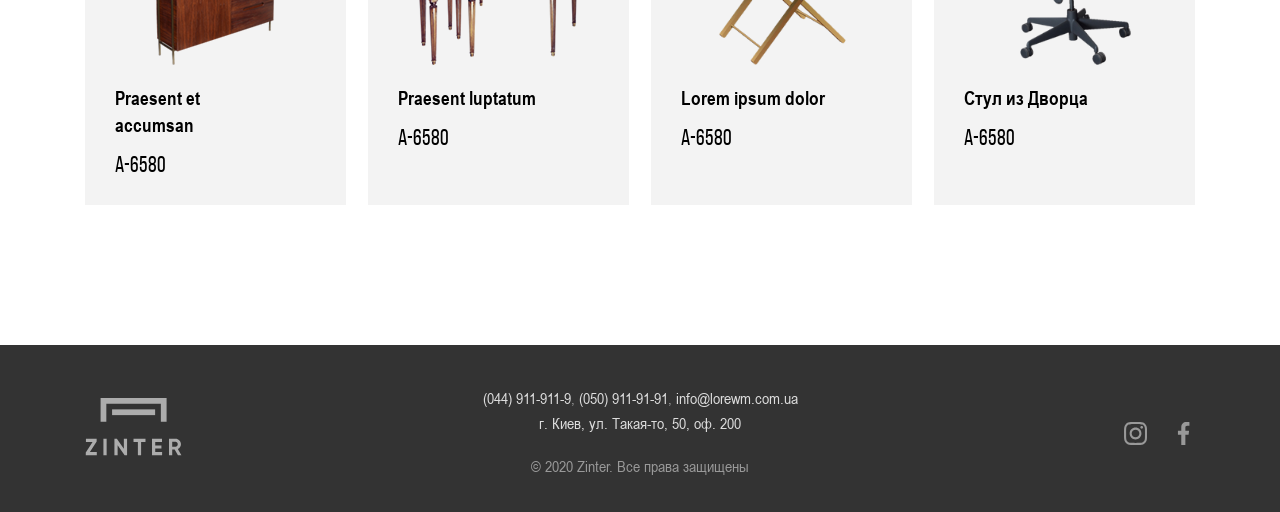
<file: catalog.html>
<!DOCTYPE html>
<html lang="en">

<!-- Start head -->
<head>
  <meta charset="utf-8" />
  <title>Zinter</title>

  <!-- SEO meta tags -->
  <!-- <meta property="og:url" content="url" />
        <meta property="og:type" content="website" />
        <meta property="og:title" content="title" />
        <meta property="og:description" content="description"/>
        <meta property="og:image" content="url" />
        <meta property="og:site_name" content="title" />
        <meta name="twitter:card" content=summary />
        <meta name="twitter:description" content="description"/>
        <meta name="twitter:title" content="title" /> -->
  <!--End SEO meta tags -->

  <meta http-equiv="X-UA-Compatible" content="IE=edge" />
  <meta name="viewport" content="width=device-width, initial-scale=1, maximum-scale=1" />

  <!-- Template Basic Images Start -->
  <link rel="icon" href="img/favicon.png" />
  <link rel="favicon" sizes="57x57" href="img/favicon.png" />
  <!-- Template Basic Images End -->

  <!-- Custom Browsers Color Start -->
  <meta name="theme-color" content="#000" />
  <!-- Custom Browsers Color End -->


  <style>
    body {
      opacity: 0;
    }

    .modal {
      opacity: 0;
    }

    .dropdown-menu {
      opacity: 0;
      visibility: hidden;
    }

    .header {
      padding: 25px 0;
    }

    .logo-short {
      visibility: hidden;
      display: none;
    }

    .header--scrolling {
      padding: 21px 0;
    }

    .header--scrolling .logo-full,
    .h-search,
    .burger-menu {
      opacity: 0;
    }

    a {
      color: black;
    }

    @media screen and (max-width: 1600px) {
      .header-address {
        opacity: 0;
        visibility: hidden;
      }
    }

    @media screen and (max-width: 991px) {

      .header nav {
        transform: translate3d(100%, 0, 0);
        visibility: hidden;
      }

      .h-search,
      .h-call-wrap {
        transform: translate3d(100%, 0, 0);
        visibility: hidden;
      }

      /*header mega menu */
      .header.header-mega-menu nav {
        transform: translate3d(100%, 0, 0);
        visibility: hidden;
      }
    }
  </style>
<link href="main.css" rel="stylesheet"></head><!-- End head -->

<!-- Body Modifications -->
<!-- fixed header: header position: fixed -->

<body class="fixed-header">
  <!-- Start site wrapper -->
   <div class="preloader">
    <div class="preloader__logo">
    <img src="img/preloader.gif" alt="">
    </div>
  </div>  
  <div class="site-wrapper">
     <div class="container-fluid i-project-wrap hidden-on-tablet">
       <div class="container">
     
         <div class="i-project">
           <a href="individual-project.html" class="btn btn--transparent-black">
             индивидуальные проекты
           </a>
         </div>
       </div>
     </div>     
    <!-- Start header -->
    <header class="header">
      <div class="container">
        <div class="header-inner justify-content-between">
          <div class="header-nav">
            <div class="header-link__search header-link__search--mob">
              <div class="h-search-wrap ">
                <div href="#" class="h-search__icon js-header-search">
                  <svg version="1.1" xmlns="http://www.w3.org/2000/svg" xmlns:xlink="http://www.w3.org/1999/xlink" x="0px" y="0px" width="17px"
                       height="18px" viewBox="0 0 17 18" enable-background="new 0 0 17 18" xml:space="preserve">
                              <path fill-rule="evenodd" clip-rule="evenodd" d="M7.5,0C3.358,0,0,3.357,0,7.5S3.358,15,7.5,15c4.143,0,7.5-3.357,7.5-7.5
                                  S11.643,0,7.5,0z M7.5,12.906c-2.986,0-5.406-2.42-5.406-5.406S4.514,2.094,7.5,2.094c2.986,0,5.406,2.42,5.406,5.406
                                  S10.486,12.906,7.5,12.906z"/>
                              
                                  <rect x="14.5" y="13.207" transform="matrix(0.7071 -0.7071 0.7071 0.7071 -6.9203 15.2929)" fill-rule="evenodd" clip-rule="evenodd" fill="#212121" width="1" height="5.585"/>
                  </svg>
                </div>
    
                <div class="js-header-s-cross">
                  &nbsp;
                </div>
                <div class="h-search">
    
                  <form action="" class="h-search__form">
                    <input type="submit" value="Submit" id="search" hidden>
                    <label for="search">
                      <svg version="1.1" xmlns="http://www.w3.org/2000/svg" xmlns:xlink="http://www.w3.org/1999/xlink" x="0px" y="0px" width="17px"
                           height="18px" viewBox="0 0 17 18" enable-background="new 0 0 17 18" xml:space="preserve">
                                  <path fill-rule="evenodd" clip-rule="evenodd" d="M7.5,0C3.358,0,0,3.357,0,7.5S3.358,15,7.5,15c4.143,0,7.5-3.357,7.5-7.5
                                      S11.643,0,7.5,0z M7.5,12.906c-2.986,0-5.406-2.42-5.406-5.406S4.514,2.094,7.5,2.094c2.986,0,5.406,2.42,5.406,5.406
                                      S10.486,12.906,7.5,12.906z"/>
                                  
                                      <rect x="14.5" y="13.207" transform="matrix(0.7071 -0.7071 0.7071 0.7071 -6.9203 15.2929)" fill-rule="evenodd" clip-rule="evenodd" fill="#212121" width="1" height="5.585"/>
                      </svg>
                    </label>
                    <input type="text" name="search">
                  </form>
                </div>
              </div>
            </div>
    
            <div class="burger-wrap">
    
              <div class=" burger">
                <svg class="svg-menu" style="transform: rotateY(181deg);"  version="1.1" xmlns="http://www.w3.org/2000/svg" xmlns:xlink="http://www.w3.org/1999/xlink" x="0px" y="0px" width="29px"
                     height="16px" viewBox="0 0 29 16" enable-background="new 0 0 29 16" xml:space="preserve">
                            <path fill-rule="evenodd" clip-rule="evenodd" fill="#222222" d="M11,16h18v-4H11V16z M0,10h29V6H0V10z M0,0v4h29V0H0z"/>
                </svg>
    
              </div>
              <ul class="burger-menu hidden-on-tablet">
                <li> <a href="#">о компании</a> </li>
    
                <li> <a href="#">Партнерам</a> </li>
                <li> <a href="#">Доставка и оплата</a> </li>
                <li> <a href="blog.html">блог</a> </li>
              </ul>
            </div>
    
            <nav>
              <!--menu mob  start-->
              <ul class="menu">
    
                <div class="js-header-cross menu__cross"></div>
    
                <ul class="header-link__lg hide-pc-flex">
                  <li> <a href="#">UA</a></li>
                  <li><a class="active" href="#">RU</a></li>
                  <li><a href="#">EN</a></li>
                </ul>
    
                <li class="menu-item-has-children item-nav">
                  <span> КАТАЛОГ </span>
                  <ul class="dropdown-menu">
                    <li><a href="catalog-single.html"> Стулья и кресла</a></li>
                    <ul class="dropdown-menu__sub">
                      <li><a href="catalog-single.html">Стулья мягкие драпир</a></li>
                      <li><a href="catalog-single.html">Стулья жесткие фанер</a></li>
                    </ul>
                    <li><a href="##"> Столы компьютерные</a></li>
                    <li><a href="###"> Письменные столы</a></li>
                  </ul>
                </li>
                <li class="hide-pc">
                  <a href="individual-project.html">индивидуальные проекты</a>
                </li>
                <li>
                  <a href="portfolio.html">ПОРТФОЛИО</a>
                </li>
                <li class="hide-pc"> <a href="#"> о компании</a> </li>
    
                <li class="hide-pc"> <a href="#"> Партнерам</a> </li>
                <li class="hide-pc"> <a href="#"> Доставка и оплата</a> </li>
                <li class="hide-pc"> <a href="#"> блог</a> </li>
                <li>
                  <a href="contact.html">КОНТАКТЫ</a>
                </li>
    
                <div class="header-link__social hide-pc-flex">
                  <a href="google.com" target="_blank">
                    <svg enable-background="new 0 0 24 24" height="30" viewBox="0 0 24 24" width="30"
                        xmlns="http://www.w3.org/2000/svg">
                        <path fill="white"
                            d="m23.155 13.893c.716-6.027-.344-9.832-2.256-11.553l.001-.001c-3.086-2.939-13.508-3.374-17.2.132-1.658 1.715-2.242 4.232-2.306 7.348-.064 3.117-.14 8.956 5.301 10.54h.005l-.005 2.419s-.037.98.589 1.177c.716.232 1.04-.223 3.267-2.883 3.724.323 6.584-.417 6.909-.525.752-.252 5.007-.815 5.695-6.654zm-12.237 5.477s-2.357 2.939-3.09 3.702c-.24.248-.503.225-.499-.267 0-.323.018-4.016.018-4.016-4.613-1.322-4.341-6.294-4.291-8.895.05-2.602.526-4.733 1.93-6.168 3.239-3.037 12.376-2.358 14.704-.17 2.846 2.523 1.833 9.651 1.839 9.894-.585 4.874-4.033 5.183-4.667 5.394-.271.09-2.786.737-5.944.526z" />
                        <path  fill="white"
                            d="m15.521 12.774c-.494-.286-.997-.108-1.205.173l-.435.563c-.221.286-.634.248-.634.248-3.014-.797-3.82-3.951-3.82-3.951s-.037-.427.239-.656l.544-.45c.272-.216.444-.736.167-1.247-.74-1.337-1.237-1.798-1.49-2.152-.266-.333-.666-.408-1.082-.183h-.009c-.865.506-1.812 1.453-1.509 2.428.517 1.028 1.467 4.305 4.495 6.781 1.423 1.171 3.675 2.371 4.631 2.648l.009.014c.942.314 1.858-.67 2.347-1.561v-.007c.217-.431.145-.839-.172-1.106-.562-.548-1.41-1.153-2.076-1.542z" />
                        </svg>              </a>
                  <a href="#" target="_blank" target="_blank">
                    <svg version="1.1" xmlns="http://www.w3.org/2000/svg" xmlns:xlink="http://www.w3.org/1999/xlink" x="0px" y="0px"
                         viewBox="0 0 300 300" style="enable-background: new 0 0 300 300;" xml:space="preserve">
                        <path fill="white" d="M5.299,144.645l69.126,25.8l26.756,86.047c1.712,5.511,8.451,7.548,12.924,3.891l38.532-31.412
                            c4.039-3.291,9.792-3.455,14.013-0.391l69.498,50.457c4.785,3.478,11.564,0.856,12.764-4.926L299.823,29.22
                            c1.31-6.316-4.896-11.585-10.91-9.259L5.218,129.402C-1.783,132.102-1.722,142.014,5.299,144.645z M96.869,156.711l135.098-83.207
                            c2.428-1.491,4.926,1.792,2.841,3.726L123.313,180.87c-3.919,3.648-6.447,8.53-7.163,13.829l-3.798,28.146
                            c-0.503,3.758-5.782,4.131-6.819,0.494l-14.607-51.325C89.253,166.16,91.691,159.907,96.869,156.711z"/>
                    </svg>
                  </a>
                  <a href="#" target="_blank" target="_blank">
                    <svg height="511pt" viewBox="0 0 511 511.9" width="511pt" xmlns="http://www.w3.org/2000/svg">
                      <path
                        d="m510.949219 150.5c-1.199219-27.199219-5.597657-45.898438-11.898438-62.101562-6.5-17.199219-16.5-32.597657-29.601562-45.398438-12.800781-13-28.300781-23.101562-45.300781-29.5-16.296876-6.300781-34.898438-10.699219-62.097657-11.898438-27.402343-1.300781-36.101562-1.601562-105.601562-1.601562s-78.199219.300781-105.5 1.5c-27.199219 1.199219-45.898438 5.601562-62.097657 11.898438-17.203124 6.5-32.601562 16.5-45.402343 29.601562-13 12.800781-23.097657 28.300781-29.5 45.300781-6.300781 16.300781-10.699219 34.898438-11.898438 62.097657-1.300781 27.402343-1.601562 36.101562-1.601562 105.601562s.300781 78.199219 1.5 105.5c1.199219 27.199219 5.601562 45.898438 11.902343 62.101562 6.5 17.199219 16.597657 32.597657 29.597657 45.398438 12.800781 13 28.300781 23.101562 45.300781 29.5 16.300781 6.300781 34.898438 10.699219 62.101562 11.898438 27.296876 1.203124 36 1.5 105.5 1.5s78.199219-.296876 105.5-1.5c27.199219-1.199219 45.898438-5.597657 62.097657-11.898438 34.402343-13.300781 61.601562-40.5 74.902343-74.898438 6.296876-16.300781 10.699219-34.902343 11.898438-62.101562 1.199219-27.300781 1.5-36 1.5-105.5s-.101562-78.199219-1.300781-105.5zm-46.097657 209c-1.101562 25-5.300781 38.5-8.800781 47.5-8.601562 22.300781-26.300781 40-48.601562 48.601562-9 3.5-22.597657 7.699219-47.5 8.796876-27 1.203124-35.097657 1.5-103.398438 1.5s-76.5-.296876-103.402343-1.5c-25-1.097657-38.5-5.296876-47.5-8.796876-11.097657-4.101562-21.199219-10.601562-29.398438-19.101562-8.5-8.300781-15-18.300781-19.101562-29.398438-3.5-9-7.699219-22.601562-8.796876-47.5-1.203124-27-1.5-35.101562-1.5-103.402343s.296876-76.5 1.5-103.398438c1.097657-25 5.296876-38.5 8.796876-47.5 4.101562-11.101562 10.601562-21.199219 19.203124-29.402343 8.296876-8.5 18.296876-15 29.398438-19.097657 9-3.5 22.601562-7.699219 47.5-8.800781 27-1.199219 35.101562-1.5 103.398438-1.5 68.402343 0 76.5.300781 103.402343 1.5 25 1.101562 38.5 5.300781 47.5 8.800781 11.097657 4.097657 21.199219 10.597657 29.398438 19.097657 8.5 8.300781 15 18.300781 19.101562 29.402343 3.5 9 7.699219 22.597657 8.800781 47.5 1.199219 27 1.5 35.097657 1.5 103.398438s-.300781 76.300781-1.5 103.300781zm0 0" />
                      <path
                        d="m256.449219 124.5c-72.597657 0-131.5 58.898438-131.5 131.5s58.902343 131.5 131.5 131.5c72.601562 0 131.5-58.898438 131.5-131.5s-58.898438-131.5-131.5-131.5zm0 216.800781c-47.097657 0-85.300781-38.199219-85.300781-85.300781s38.203124-85.300781 85.300781-85.300781c47.101562 0 85.300781 38.199219 85.300781 85.300781s-38.199219 85.300781-85.300781 85.300781zm0 0" />
                      <path
                        d="m423.851562 119.300781c0 16.953125-13.746093 30.699219-30.703124 30.699219-16.953126 0-30.699219-13.746094-30.699219-30.699219 0-16.957031 13.746093-30.699219 30.699219-30.699219 16.957031 0 30.703124 13.742188 30.703124 30.699219zm0 0" />
                      </svg>              </a>
                  <a href="#" target="_blank" target="_blank">
                    <svg enable-background="new 0 0 24 24" height="512" viewBox="0 0 24 24" width="512"
                      xmlns="http://www.w3.org/2000/svg">
                      <path
                        d="m15.997 3.985h2.191v-3.816c-.378-.052-1.678-.169-3.192-.169-3.159 0-5.323 1.987-5.323 5.639v3.361h-3.486v4.266h3.486v10.734h4.274v-10.733h3.345l.531-4.266h-3.877v-2.939c.001-1.233.333-2.077 2.051-2.077z" />
                      </svg>              </a>
                </div>
    
                
    
              </ul>
              <!--menu mob  end-->
    
            </nav>
          </div>
    
    
          <div class="header-logo">
            <a href="sitemap.html" class="logo">
              <img src="img/logo.gif" class="img-responsive logo-full hidden-on-tablet" alt="">
              <svg class="logo-short" version="1.1" xmlns="http://www.w3.org/2000/svg" xmlns:xlink="http://www.w3.org/1999/xlink" x="0px" y="0px" width="71px"
                   height="25px" viewBox="0 0 71 25" enable-background="new 0 0 71 25" xml:space="preserve">
                          <path fill-rule="evenodd" clip-rule="evenodd" fill="#E54243" d="M12,19h47v-6H12V19z M0,0v25h6V7h59v18h6V0H0z"/>
              </svg>
              <svg class="logo-mob hide-pc-flex" version="1.1" xmlns="http://www.w3.org/2000/svg" xmlns:xlink="http://www.w3.org/1999/xlink" x="0px" y="0px"
                   width="446.305px" height="231.522px" viewBox="0 0 446.305 231.522" enable-background="new 0 0 446.305 231.522"
                   xml:space="preserve">
                  <path fill-rule="evenodd" clip-rule="evenodd" fill="#111111" d="M57.906,147.482H1.016v15.19h38.4l-38.4,54.11v14.24h56.89v-15.19
                      h-36.98l36.98-53.16V147.482z M84.446,231.022h15.17v-83.54h-15.17v82.41V231.022z M179.256,201.532l-36.92-54.05h-12.38v83.54
                      h15.17v-50.37l35.26,50.37h14.04v-83.54h-15.17v50.26V201.532z M215.776,147.482h1.4l0.01-1.48L215.776,147.482z M277.866,147.482
                      h-60.69l0.01,15.19h22.75v68.35h15.17v-68.35h22.76V147.482z M325.226,196.852h28.48v-15.19h-30.34v-18.99h34.14v-15.19h-49.31
                      v83.54h49.31v-15.19h-34.14v-18.63L325.226,196.852z M413.186,162.672c3.08,0,5.69,2.32,7.88,4.69c2.19,2.37,3.32,5.22,3.32,8.6
                      s-1.13,7.36-3.32,9.73c-2.19,2.38-4.8,3.56-7.88,3.56h-17.76v-26.58h16.65H413.186z M444.016,231.022l-19.28-31.09
                      c4.74-2.13,8.6-5.4,11.5-9.79c2.9-4.39,4.38-9.13,4.38-14.24c0-7.47-2.66-15.07-8-20.41c-5.33-5.34-11.85-8.01-19.43-8.01h-32.93
                      v83.54h15.17v-26.82h14.06l17.7,26.82H444.016z"/>
              <path fill-rule="evenodd" clip-rule="evenodd" fill="#E54243" d="M71.016,0.022v107h27v-80h239v80h27v-107H71.016z M121.016,50.022
                  v27h193v-27H121.016z"/>
              </svg>
            </a>
          </div>
    
          <div class="header-link">
            <div class="header-link__mail">
              <a href="mailto:info@lorewm.com.ua"><svg height="16" version="1.1" xmlns="http://www.w3.org/2000/svg" xmlns:xlink="http://www.w3.org/1999/xlink" x="0px" y="0px"
        viewBox="0 0 477.867 477.867" style="enable-background: new 0 0 477.867 477.867;" xml:space="preserve">
        <path d="M460.8,68.267H17.067l221.867,182.75L463.309,68.779C462.488,68.539,461.649,68.368,460.8,68.267z" />
        <path d="M249.702,286.31c-6.288,5.149-15.335,5.149-21.623,0L0,98.406v294.127c0,9.426,7.641,17.067,17.067,17.067H460.8
                c9.426,0,17.067-7.641,17.067-17.067V100.932L249.702,286.31z" />
    </svg> </a>
            </div>
    
            <div class="header-link__social hidden-on-tablet">
              <a href="#" target="_blank">
                <svg height="511pt" viewBox="0 0 511 511.9" width="511pt" xmlns="http://www.w3.org/2000/svg">
                  <path
                    d="m510.949219 150.5c-1.199219-27.199219-5.597657-45.898438-11.898438-62.101562-6.5-17.199219-16.5-32.597657-29.601562-45.398438-12.800781-13-28.300781-23.101562-45.300781-29.5-16.296876-6.300781-34.898438-10.699219-62.097657-11.898438-27.402343-1.300781-36.101562-1.601562-105.601562-1.601562s-78.199219.300781-105.5 1.5c-27.199219 1.199219-45.898438 5.601562-62.097657 11.898438-17.203124 6.5-32.601562 16.5-45.402343 29.601562-13 12.800781-23.097657 28.300781-29.5 45.300781-6.300781 16.300781-10.699219 34.898438-11.898438 62.097657-1.300781 27.402343-1.601562 36.101562-1.601562 105.601562s.300781 78.199219 1.5 105.5c1.199219 27.199219 5.601562 45.898438 11.902343 62.101562 6.5 17.199219 16.597657 32.597657 29.597657 45.398438 12.800781 13 28.300781 23.101562 45.300781 29.5 16.300781 6.300781 34.898438 10.699219 62.101562 11.898438 27.296876 1.203124 36 1.5 105.5 1.5s78.199219-.296876 105.5-1.5c27.199219-1.199219 45.898438-5.597657 62.097657-11.898438 34.402343-13.300781 61.601562-40.5 74.902343-74.898438 6.296876-16.300781 10.699219-34.902343 11.898438-62.101562 1.199219-27.300781 1.5-36 1.5-105.5s-.101562-78.199219-1.300781-105.5zm-46.097657 209c-1.101562 25-5.300781 38.5-8.800781 47.5-8.601562 22.300781-26.300781 40-48.601562 48.601562-9 3.5-22.597657 7.699219-47.5 8.796876-27 1.203124-35.097657 1.5-103.398438 1.5s-76.5-.296876-103.402343-1.5c-25-1.097657-38.5-5.296876-47.5-8.796876-11.097657-4.101562-21.199219-10.601562-29.398438-19.101562-8.5-8.300781-15-18.300781-19.101562-29.398438-3.5-9-7.699219-22.601562-8.796876-47.5-1.203124-27-1.5-35.101562-1.5-103.402343s.296876-76.5 1.5-103.398438c1.097657-25 5.296876-38.5 8.796876-47.5 4.101562-11.101562 10.601562-21.199219 19.203124-29.402343 8.296876-8.5 18.296876-15 29.398438-19.097657 9-3.5 22.601562-7.699219 47.5-8.800781 27-1.199219 35.101562-1.5 103.398438-1.5 68.402343 0 76.5.300781 103.402343 1.5 25 1.101562 38.5 5.300781 47.5 8.800781 11.097657 4.097657 21.199219 10.597657 29.398438 19.097657 8.5 8.300781 15 18.300781 19.101562 29.402343 3.5 9 7.699219 22.597657 8.800781 47.5 1.199219 27 1.5 35.097657 1.5 103.398438s-.300781 76.300781-1.5 103.300781zm0 0" />
                  <path
                    d="m256.449219 124.5c-72.597657 0-131.5 58.898438-131.5 131.5s58.902343 131.5 131.5 131.5c72.601562 0 131.5-58.898438 131.5-131.5s-58.898438-131.5-131.5-131.5zm0 216.800781c-47.097657 0-85.300781-38.199219-85.300781-85.300781s38.203124-85.300781 85.300781-85.300781c47.101562 0 85.300781 38.199219 85.300781 85.300781s-38.199219 85.300781-85.300781 85.300781zm0 0" />
                  <path
                    d="m423.851562 119.300781c0 16.953125-13.746093 30.699219-30.703124 30.699219-16.953126 0-30.699219-13.746094-30.699219-30.699219 0-16.957031 13.746093-30.699219 30.699219-30.699219 16.957031 0 30.703124 13.742188 30.703124 30.699219zm0 0" />
                  </svg>          </a>
              <a href="#" target="_blank">
                <svg enable-background="new 0 0 24 24" height="512" viewBox="0 0 24 24" width="512"
                  xmlns="http://www.w3.org/2000/svg">
                  <path
                    d="m15.997 3.985h2.191v-3.816c-.378-.052-1.678-.169-3.192-.169-3.159 0-5.323 1.987-5.323 5.639v3.361h-3.486v4.266h3.486v10.734h4.274v-10.733h3.345l.531-4.266h-3.877v-2.939c.001-1.233.333-2.077 2.051-2.077z" />
                  </svg>          </a>
            </div>
    
            <div class="header-link__search">
              <div class="h-search-wrap ">
                <div href="#" class="h-search__icon js-header-search">
                  <svg version="1.1" xmlns="http://www.w3.org/2000/svg" xmlns:xlink="http://www.w3.org/1999/xlink" x="0px" y="0px" width="17px"
                       height="18px" viewBox="0 0 17 18" enable-background="new 0 0 17 18" xml:space="preserve">
                              <path fill-rule="evenodd" clip-rule="evenodd" d="M7.5,0C3.358,0,0,3.357,0,7.5S3.358,15,7.5,15c4.143,0,7.5-3.357,7.5-7.5
                                  S11.643,0,7.5,0z M7.5,12.906c-2.986,0-5.406-2.42-5.406-5.406S4.514,2.094,7.5,2.094c2.986,0,5.406,2.42,5.406,5.406
                                  S10.486,12.906,7.5,12.906z"/>
                              
                                  <rect x="14.5" y="13.207" transform="matrix(0.7071 -0.7071 0.7071 0.7071 -6.9203 15.2929)" fill-rule="evenodd" clip-rule="evenodd" fill="#212121" width="1" height="5.585"/>
                  </svg>
                </div>
    
                <div class="js-header-s-cross">
                  &nbsp;
                </div>
                <div class="h-search">
    
                  <form action="" class="h-search__form">
                    <input type="submit" value="Submit" id="search" hidden>
                    <label for="search">
                      <svg version="1.1" xmlns="http://www.w3.org/2000/svg" xmlns:xlink="http://www.w3.org/1999/xlink" x="0px" y="0px" width="17px"
                           height="18px" viewBox="0 0 17 18" enable-background="new 0 0 17 18" xml:space="preserve">
                                  <path fill-rule="evenodd" clip-rule="evenodd" d="M7.5,0C3.358,0,0,3.357,0,7.5S3.358,15,7.5,15c4.143,0,7.5-3.357,7.5-7.5
                                      S11.643,0,7.5,0z M7.5,12.906c-2.986,0-5.406-2.42-5.406-5.406S4.514,2.094,7.5,2.094c2.986,0,5.406,2.42,5.406,5.406
                                      S10.486,12.906,7.5,12.906z"/>
                                  
                                      <rect x="14.5" y="13.207" transform="matrix(0.7071 -0.7071 0.7071 0.7071 -6.9203 15.2929)" fill-rule="evenodd" clip-rule="evenodd" fill="#212121" width="1" height="5.585"/>
                      </svg>
                    </label>
                    <input type="text" name="search">
                  </form>
                </div>
              </div>
            </div>
            <ul class="header-link__lg hidden-on-tablet">
              <li> <a href="#">UA</a></li>
              <li><a class="active" href="#">RU</a></li>
              <li><a href="#">EN</a></li>
            </ul>
    
            <div class="header-link__call hide-pc-flex js-active-call">
              <svg height="22" version="1.1" xmlns="http://www.w3.org/2000/svg" xmlns:xlink="http://www.w3.org/1999/xlink" x="0px" y="0px"
                   viewBox="0 0 384 384" style="enable-background: new 0 0 384 384;" xml:space="preserve">
                      <path d="M353.188,252.052c-23.51,0-46.594-3.677-68.469-10.906c-10.719-3.656-23.896-0.302-30.438,6.417l-43.177,32.594
                          c-50.073-26.729-80.917-57.563-107.281-107.26l31.635-42.052c8.219-8.208,11.167-20.198,7.635-31.448
                          c-7.26-21.99-10.948-45.063-10.948-68.583C132.146,13.823,118.323,0,101.333,0H30.813C13.823,0,0,13.823,0,30.813
                          C0,225.563,158.438,384,353.188,384c16.99,0,30.813-13.823,30.813-30.813v-70.323C384,265.875,370.177,252.052,353.188,252.052z"
                          />
              </svg>
              <div class="h-call-wrap">
                <div class="js-header-s-cross">
                  &nbsp;
                </div>
                <a href="tel:+38(044)911-91-19 ">+38 (044) 911-91-19 </a>
                <a href="tel:+38(050)911-91-91 ">+38 (050) 911-91-91 </a>
              </div>
            </div>
          </div>
    
        </div>
      </div>
    </header>    <!-- End header -->

    <!--Start page-->
    <div class="page-wrapper">

      <!-- Start catalog-main -->
      <!-- Start catalog-main section -->
      <section class="section section--default catalog-main " id="catalog-main">
        <div class="container">
      <div class="section__head">
          <h2 class="title title--section fadeInDown animated">
            <span> <a href="#">КАТАЛОГ</a> /</span> КРЕСЛА ДИРЕКТОРСКИЕ
          </h2>
      </div>
        
        <div class="products">
         <div class="product-card-wrap  ">
           <a href="#" class="product-card">
             <div class="product-card__picture">
               <img src="" data-src="img/product-1.png" alt="">
             </div>
             <div class="product-card__descr">
                 <h5 class="p-descr__title" >Praesent et accumsan</h5>
               <div class="p-descr__price">
                 <p><span>850</span> грн</p>
               </div>
               <div class="product-card__code">
                 <p>A-6580</p>
               </div>
             </div>
           </a>
         </div>   <div class="product-card-wrap  ">
           <a href="#" class="product-card">
             <div class="product-card__picture">
               <img src="" data-src="img/product-2.png" alt="">
             </div>
             <div class="product-card__descr">
                 <h5 class="p-descr__title" >Lorem ipsum dolor </h5>
               <div class="p-descr__price">
                 <p><span>2130</span> грн</p>
               </div>
               <div class="product-card__code">
                 <p>A-6580</p>
               </div>
             </div>
           </a>
         </div>   <div class="product-card-wrap  ">
           <a href="#" class="product-card">
             <div class="product-card__picture">
               <img src="" data-src="img/product-3.png" alt="">
             </div>
             <div class="product-card__descr">
                 <h5 class="p-descr__title" >Praesent luptatum </h5>
               <div class="p-descr__price">
                 <p><span>1120</span> грн</p>
               </div>
               <div class="product-card__code">
                 <p>A-6580</p>
               </div>
             </div>
           </a>
         </div>
         <div class="product-card-wrap  ">
           <a href="#" class="product-card">
             <div class="product-card__picture">
               <img src="" data-src="img/product-4.png" alt="">
             </div>
             <div class="product-card__descr">
                 <h5 class="p-descr__title" >Стул из Дворца</h5>
               <div class="p-descr__price">
                 <p><span>850</span> грн</p>
               </div>
               <div class="product-card__code">
                 <p>A-6580</p>
               </div>
             </div>
           </a>
         </div>   <div class="product-card-wrap  ">
           <a href="#" class="product-card">
             <div class="product-card__picture">
               <img src="" data-src="img/product-5.png" alt="">
             </div>
             <div class="product-card__descr">
                 <h5 class="p-descr__title" >Accumsan et iusto </h5>
               <div class="p-descr__price">
                 <p><span>850</span> грн</p>
               </div>
               <div class="product-card__code">
                 <p>A-6580</p>
               </div>
             </div>
           </a>
         </div>   <div class="product-card-wrap  ">
           <a href="#" class="product-card">
             <div class="product-card__picture">
               <img src="" data-src="img/product-6.png" alt="">
             </div>
             <div class="product-card__descr">
                 <h5 class="p-descr__title" >Duis autem eum</h5>
               <div class="p-descr__price">
                 <p><span>850</span> грн</p>
               </div>
               <div class="product-card__code">
                 <p>A-6580</p>
               </div>
             </div>
           </a>
         </div>
         <div class="product-card-wrap  ">
           <a href="#" class="product-card">
             <div class="product-card__picture">
               <img src="" data-src="img/product-7.png" alt="">
             </div>
             <div class="product-card__descr">
                 <h5 class="p-descr__title" >Praesent et accumsan</h5>
               <div class="p-descr__price">
                 <p><span>850</span> грн</p>
               </div>
               <div class="product-card__code">
                 <p>A-6580</p>
               </div>
             </div>
           </a>
         </div>   <div class="product-card-wrap  ">
           <a href="#" class="product-card">
             <div class="product-card__picture">
               <img src="" data-src="img/product-8.png" alt="">
             </div>
             <div class="product-card__descr">
                 <h5 class="p-descr__title" >Lorem ipsum dolor </h5>
               <div class="p-descr__price">
                 <p><span>850</span> грн</p>
               </div>
               <div class="product-card__code">
                 <p>A-6580</p>
               </div>
             </div>
           </a>
         </div>   <div class="product-card-wrap  ">
           <a href="#" class="product-card">
             <div class="product-card__picture">
               <img src="" data-src="img/product-9.png" alt="">
             </div>
             <div class="product-card__descr">
                 <h5 class="p-descr__title" >Praesent luptatum </h5>
               <div class="p-descr__price">
                 <p><span>850</span> грн</p>
               </div>
               <div class="product-card__code">
                 <p>A-6580</p>
               </div>
             </div>
           </a>
         </div>
         <div class="product-card-wrap  ">
           <a href="#" class="product-card">
             <div class="product-card__picture">
               <img src="" data-src="img/product-10.png" alt="">
             </div>
             <div class="product-card__descr">
                 <h5 class="p-descr__title" >Blandit praesent luptatum </h5>
               <div class="p-descr__price">
                 <p><span>850</span> грн</p>
               </div>
               <div class="product-card__code">
                 <p>A-6580</p>
               </div>
             </div>
           </a>
         </div>   <div class="product-card-wrap  ">
           <a href="#" class="product-card">
             <div class="product-card__picture">
               <img src="" data-src="img/product-11.png" alt="">
             </div>
             <div class="product-card__descr">
                 <h5 class="p-descr__title" >Accumsan et iusto  </h5>
               <div class="p-descr__price">
                 <p><span>850</span> грн</p>
               </div>
               <div class="product-card__code">
                 <p>A-6580</p>
               </div>
             </div>
           </a>
         </div>   <div class="product-card-wrap  ">
           <a href="#" class="product-card">
             <div class="product-card__picture">
               <img src="" data-src="img/product-12.png" alt="">
             </div>
             <div class="product-card__descr">
                 <h5 class="p-descr__title" >Duis autem eum </h5>
               <div class="p-descr__price">
                 <p><span>850</span> грн</p>
               </div>
               <div class="product-card__code">
                 <p>A-6580</p>
               </div>
             </div>
           </a>
         </div>  </div>
      
        <!-- Start pagination -->
        <ul class="pagination">
          <li> <a class="prev" href=""><svg width="13" height="18" viewBox="0 0 13 18" fill="none" xmlns="http://www.w3.org/2000/svg">
        <line x1="10.4142" y1="1.41421" x2="1.41421" y2="10.4142" stroke="black" stroke-width="4"/>
        <line x1="1.41421" y1="7.58579" x2="10.4142" y2="16.5858" stroke="black" stroke-width="4"/>
        </svg>
        </a> </li>
          <li> <a href="">01</a> </li>
          <li> <a class="active" href="">02</a> </li>
          <li> <a href="">03</a> </li>
          <li> <span>...</span> </li>
          <li> <a href="">12</a> </li>
          <li> <a class="next" href=""><svg width="13" height="18" viewBox="0 0 13 18" fill="none" xmlns="http://www.w3.org/2000/svg">
        <line x1="10.4142" y1="1.41421" x2="1.41421" y2="10.4142" stroke="black" stroke-width="4"/>
        <line x1="1.41421" y1="7.58579" x2="10.4142" y2="16.5858" stroke="black" stroke-width="4"/>
        </svg>
        </a> </li>
        </ul>
        <!-- End pagination -->
        </div>
      </section>
      <!-- End catalog-main section -->      <!-- End catalog-main -->

        <!-- Start novelty -->
      <!-- Start name section -->
      <section class="section section--default novelty section--mt-50" id="novelty">
        <div class="container">
      
      
          <div class="novelty__slider n-slider">
             <div class="n-slider__item">
                    <a href="#" class="novelty-card">
                      <div class="novelty-card__descr">
            
                        <div class="title-wrap">
                        <h4 class="title">
                          <b>КРЕСЛО-СТАНЦИЯ</b>
                          <br>
                         ДЛЯ АЙТИШНИКОВ
                        </h4>
                        </div>
            
                        <p>С пропеллером и прочими фишками
                        </p>
                      </div>
                      <div class="novelty-card__picture">
                        <img data-src="img/novelty1.png" alt="">
                      </div>
                    </a>
                  </div>       <div class="n-slider__item">
                    <a href="#" class="novelty-card">
                      <div class="novelty-card__descr">
            
                        <div class="title-wrap">
                        <h4 class="title">
                          <b>СКЛАДНЫЕ</b>
                          <br>
                         КАРКАСЫ
                        </h4>
                        </div>
            
                        <p>На подшибниковых шарнирах
                        </p>
                      </div>
                      <div class="novelty-card__picture">
                        <img data-src="img/novelty2.png" alt="">
                      </div>
                    </a>
                  </div>       <div class="n-slider__item">
                    <a href="#" class="novelty-card">
                      <div class="novelty-card__descr">
            
                        <div class="title-wrap">
                        <h4 class="title">
                          <b>КАРКАС</b>
                          <br>
                         ИЗ ТРЕУГОЛЬНЫХ ТРУБ
                        </h4>
                        </div>
            
                        <p>Сварные, разборные и цельнолитые
                        </p>
                      </div>
                      <div class="novelty-card__picture">
                        <img data-src="img/novelty3.png" alt="">
                      </div>
                    </a>
                  </div>       <div class="n-slider__item">
                    <a href="#" class="novelty-card">
                      <div class="novelty-card__descr">
            
                        <div class="title-wrap">
                        <h4 class="title">
                          <b>КАРКАС</b>
                          <br>
                         ИЗ ТРЕУГОЛЬНЫХ ТРУБ
                        </h4>
                        </div>
            
                        <p>Сварные, разборные и цельнолитые
                        </p>
                      </div>
                      <div class="novelty-card__picture">
                        <img data-src="img/novelty3.png" alt="">
                      </div>
                    </a>
                  </div>    </div>
      
        </div>
      </section>
      <!-- End name section -->      <!-- End novelty -->

      <!-- Start reviewed-goods -->
      <!-- Start reviewed-goods section -->
      <section class="section reviewed-goods " id="reviewed-goods">
        <div class="container">
      <div class="section__head">
            <h2 class="title fadeInDown animated">
              ВЫ СМОТРЕЛИ
            </h2>
            <h5 class="title-sub fadeInRight animated">
              ИСТОРИЯ
            </h5>
          </div>
        
        <div class="products js-reviewed-goods">
         <div class="product-card-wrap  product-card--reviewed">
           <a href="#" class="product-card">
             <div class="product-card__picture">
               <img src="" data-src="img/product-13.png" alt="">
             </div>
             <div class="product-card__descr">
                 <h5 class="p-descr__title" >Praesent et accumsan</h5>
               <div class="product-card__code">
                 <p>A-6580</p>
               </div>
             </div>
           </a>
         </div>   <div class="product-card-wrap  product-card--reviewed">
           <a href="#" class="product-card">
             <div class="product-card__picture">
               <img src="" data-src="img/product-14.png" alt="">
             </div>
             <div class="product-card__descr">
                 <h5 class="p-descr__title" >Praesent luptatum </h5>
               <div class="product-card__code">
                 <p>A-6580</p>
               </div>
             </div>
           </a>
         </div>   <div class="product-card-wrap  product-card--reviewed">
           <a href="#" class="product-card">
             <div class="product-card__picture">
               <img src="" data-src="img/product-6.png" alt="">
             </div>
             <div class="product-card__descr">
                 <h5 class="p-descr__title" >Lorem ipsum dolor </h5>
               <div class="product-card__code">
                 <p>A-6580</p>
               </div>
             </div>
           </a>
         </div>   <div class="product-card-wrap  product-card--reviewed">
           <a href="#" class="product-card">
             <div class="product-card__picture">
               <img src="" data-src="img/product-1.png" alt="">
             </div>
             <div class="product-card__descr">
                 <h5 class="p-descr__title" >Стул из Дворца</h5>
               <div class="product-card__code">
                 <p>A-6580</p>
               </div>
             </div>
           </a>
         </div>
        </div>
      
        </div>
      </section>
      <!-- End reviewed-goods section -->      <!-- End reviewed-goods -->

      
    </div>
    <!--End page-->

    <!-- Start footer -->
    <footer class="footer ">
      <div class="container">
        <div class="row">
    
          <div class="col-12 col-lg-3 d-flex justify-content-start">
            <div class="footer-logo-wrap">
    
              <div class="footer-logo">
                <a href="/">
                  <svg version="1.1"
                       id="Слой_1" sodipodi:docname="Р›РѕРіРѕС‚РёРї РІ С„СѓС‚РµСЂ.svg" inkscape:version="0.92.4 (5da689c313, 2019-01-14)" xmlns:inkscape="http://www.inkscape.org/namespaces/inkscape" xmlns:sodipodi="http://sodipodi.sourceforge.net/DTD/sodipodi-0.dtd" xmlns:svg="http://www.w3.org/2000/svg" xmlns:rdf="http://www.w3.org/1999/02/22-rdf-syntax-ns#" xmlns:dc="http://purl.org/dc/elements/1.1/" xmlns:cc="http://creativecommons.org/ns#"
                       xmlns="http://www.w3.org/2000/svg" xmlns:xlink="http://www.w3.org/1999/xlink" x="0px" y="0px" width="112.25px"
                       height="69.167px" viewBox="9.25 0 112.25 69.167" enable-background="new 9.25 0 112.25 69.167" xml:space="preserve">
                  <sodipodi:namedview  id="namedview33" inkscape:current-layer="Слой_1" inkscape:window-y="-8" pagecolor="#ffffff" bordercolor="#666666" borderopacity="1" objecttolerance="10" gridtolerance="10" guidetolerance="10" showgrid="false" inkscape:zoom="2.4246658" inkscape:cx="65.5" inkscape:cy="48.6665" inkscape:window-maximized="1" inkscape:pageopacity="0" inkscape:pageshadow="2" inkscape:window-width="1920" inkscape:window-height="1028" inkscape:window-x="-8">
                      </sodipodi:namedview>
                  <polygon id="polygon2" fill="#ACACAC" points="27.226,29.767 33.847,29.767 33.847,8.787 96.706,8.787 96.706,29.767 
                      103.326,29.767 103.326,2.167 27.226,2.167 "/>
                  <rect id="rect4" x="40.466" y="15.417" fill="#ACACAC" width="49.62" height="6.62"/>
                  <path id="polygon8" inkscape:connector-curvature="0" fill="#ACACAC" d="M10.331,49.418v3.539h7.631l-7.82,12.279v2.951h12.709
                      v-3.531h-7.979l7.82-12.32v-2.918H10.331z M30.493,49.418v18.77h3.709v-18.77H30.493z M43.161,49.418v18.77h3.701V56.717
                      l8.061,11.471h2.828v-18.77h-3.709v11.449l-8.061-11.449H43.161z M65.173,49.418v3.539h5.049v15.23h3.709v-15.23h5.07v-3.539H65.173
                      z M86.521,49.418v18.77h11.631v-3.531h-7.92v-4.219h7.119v-3.48h-7.119v-4h7.789v-3.539H86.521z M106.091,49.418v18.77h3.711v-6.52
                      h2.82l3.789,6.52h4l-4.16-7.08c1.09-0.5,1.971-1.24,2.631-2.23c0.66-1,0.99-2.07,0.99-3.24c0-1.711-0.61-3.182-1.83-4.391
                      c-1.21-1.221-2.69-1.828-4.42-1.828H106.091z M109.802,52.877h3.82c0.69,0,1.289,0.268,1.789,0.809c0.5,0.539,0.76,1.19,0.76,1.961
                      c0,0.76-0.26,1.418-0.76,1.969c-0.5,0.539-1.099,0.811-1.789,0.811h-3.82V52.877z"/>
                  </svg>
                </a>
              </div>
    
            </div>
          </div>
    
          <div class="col-12 col-lg-6 footer-contact-wrap">
            <div class="footer-contact">
              <div class="footer-row">
                <div class="footer-contact__phone">
                  <a href="tel:+(044)911-911-9">(044) 911-911-9</a>,
                  <a href="tel:+(044)911-911-9">(050) 911-91-91</a>
                </div>
                <a href="mailto:info@lorewm.com.ua">info@lorewm.com.ua</a>
              </div>
              <a href="#">г. Киев, ул. Такая-то, 50, оф. 200 </a>
            </div>
    
            <div class="footer-copy">
              <p>
                © 2020 Zinter. Все права защищены
              </p>
            </div>
    
          </div>
    
          <div class="col-12 col-lg-3 footer-social-wrap">
    
            <div class="footer-social">
              <a href="#" target="_blank">
                <svg height="511pt" viewBox="0 0 511 511.9" width="511pt" xmlns="http://www.w3.org/2000/svg">
                  <path
                    d="m510.949219 150.5c-1.199219-27.199219-5.597657-45.898438-11.898438-62.101562-6.5-17.199219-16.5-32.597657-29.601562-45.398438-12.800781-13-28.300781-23.101562-45.300781-29.5-16.296876-6.300781-34.898438-10.699219-62.097657-11.898438-27.402343-1.300781-36.101562-1.601562-105.601562-1.601562s-78.199219.300781-105.5 1.5c-27.199219 1.199219-45.898438 5.601562-62.097657 11.898438-17.203124 6.5-32.601562 16.5-45.402343 29.601562-13 12.800781-23.097657 28.300781-29.5 45.300781-6.300781 16.300781-10.699219 34.898438-11.898438 62.097657-1.300781 27.402343-1.601562 36.101562-1.601562 105.601562s.300781 78.199219 1.5 105.5c1.199219 27.199219 5.601562 45.898438 11.902343 62.101562 6.5 17.199219 16.597657 32.597657 29.597657 45.398438 12.800781 13 28.300781 23.101562 45.300781 29.5 16.300781 6.300781 34.898438 10.699219 62.101562 11.898438 27.296876 1.203124 36 1.5 105.5 1.5s78.199219-.296876 105.5-1.5c27.199219-1.199219 45.898438-5.597657 62.097657-11.898438 34.402343-13.300781 61.601562-40.5 74.902343-74.898438 6.296876-16.300781 10.699219-34.902343 11.898438-62.101562 1.199219-27.300781 1.5-36 1.5-105.5s-.101562-78.199219-1.300781-105.5zm-46.097657 209c-1.101562 25-5.300781 38.5-8.800781 47.5-8.601562 22.300781-26.300781 40-48.601562 48.601562-9 3.5-22.597657 7.699219-47.5 8.796876-27 1.203124-35.097657 1.5-103.398438 1.5s-76.5-.296876-103.402343-1.5c-25-1.097657-38.5-5.296876-47.5-8.796876-11.097657-4.101562-21.199219-10.601562-29.398438-19.101562-8.5-8.300781-15-18.300781-19.101562-29.398438-3.5-9-7.699219-22.601562-8.796876-47.5-1.203124-27-1.5-35.101562-1.5-103.402343s.296876-76.5 1.5-103.398438c1.097657-25 5.296876-38.5 8.796876-47.5 4.101562-11.101562 10.601562-21.199219 19.203124-29.402343 8.296876-8.5 18.296876-15 29.398438-19.097657 9-3.5 22.601562-7.699219 47.5-8.800781 27-1.199219 35.101562-1.5 103.398438-1.5 68.402343 0 76.5.300781 103.402343 1.5 25 1.101562 38.5 5.300781 47.5 8.800781 11.097657 4.097657 21.199219 10.597657 29.398438 19.097657 8.5 8.300781 15 18.300781 19.101562 29.402343 3.5 9 7.699219 22.597657 8.800781 47.5 1.199219 27 1.5 35.097657 1.5 103.398438s-.300781 76.300781-1.5 103.300781zm0 0" />
                  <path
                    d="m256.449219 124.5c-72.597657 0-131.5 58.898438-131.5 131.5s58.902343 131.5 131.5 131.5c72.601562 0 131.5-58.898438 131.5-131.5s-58.898438-131.5-131.5-131.5zm0 216.800781c-47.097657 0-85.300781-38.199219-85.300781-85.300781s38.203124-85.300781 85.300781-85.300781c47.101562 0 85.300781 38.199219 85.300781 85.300781s-38.199219 85.300781-85.300781 85.300781zm0 0" />
                  <path
                    d="m423.851562 119.300781c0 16.953125-13.746093 30.699219-30.703124 30.699219-16.953126 0-30.699219-13.746094-30.699219-30.699219 0-16.957031 13.746093-30.699219 30.699219-30.699219 16.957031 0 30.703124 13.742188 30.703124 30.699219zm0 0" />
                  </svg>          </a>
              <a href="#" target="_blank">
                <svg enable-background="new 0 0 24 24" height="512" viewBox="0 0 24 24" width="512"
                  xmlns="http://www.w3.org/2000/svg">
                  <path
                    d="m15.997 3.985h2.191v-3.816c-.378-.052-1.678-.169-3.192-.169-3.159 0-5.323 1.987-5.323 5.639v3.361h-3.486v4.266h3.486v10.734h4.274v-10.733h3.345l.531-4.266h-3.877v-2.939c.001-1.233.333-2.077 2.051-2.077z" />
                  </svg>          </a>
            </div>
    
          </div>
    
        </div>
    
      </div>
    
    </footer>    <!-- End footer -->

  </div>
  <!-- End site wrapper -->
<script type="text/javascript" src="bundle.js"></script><script type="text/javascript" src="modalNotification.js"></script></body>

</html>
</file>
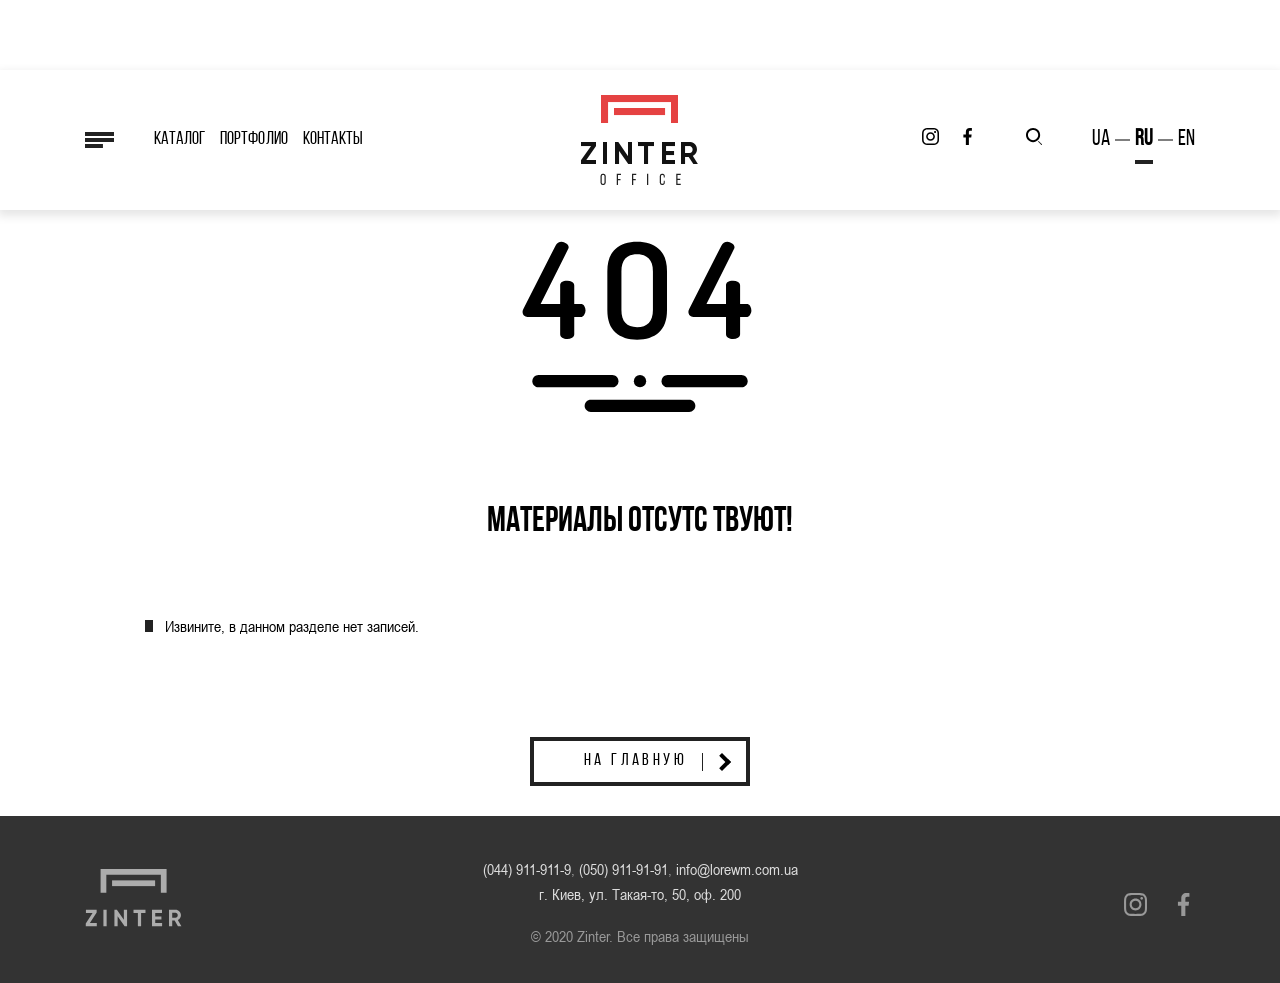
<file: default.html>
<!DOCTYPE html>
<html lang="en">

<!-- Start head -->
<head>
  <meta charset="utf-8" />
  <title>Zinter</title>

  <!-- SEO meta tags -->
  <!-- <meta property="og:url" content="url" />
        <meta property="og:type" content="website" />
        <meta property="og:title" content="title" />
        <meta property="og:description" content="description"/>
        <meta property="og:image" content="url" />
        <meta property="og:site_name" content="title" />
        <meta name="twitter:card" content=summary />
        <meta name="twitter:description" content="description"/>
        <meta name="twitter:title" content="title" /> -->
  <!--End SEO meta tags -->

  <meta http-equiv="X-UA-Compatible" content="IE=edge" />
  <meta name="viewport" content="width=device-width, initial-scale=1, maximum-scale=1" />

  <!-- Template Basic Images Start -->
  <link rel="icon" href="img/favicon.png" />
  <link rel="favicon" sizes="57x57" href="img/favicon.png" />
  <!-- Template Basic Images End -->

  <!-- Custom Browsers Color Start -->
  <meta name="theme-color" content="#000" />
  <!-- Custom Browsers Color End -->


  <style>
    body {
      opacity: 0;
    }

    .modal {
      opacity: 0;
    }

    .dropdown-menu {
      opacity: 0;
      visibility: hidden;
    }

    .header {
      padding: 25px 0;
    }

    .logo-short {
      visibility: hidden;
      display: none;
    }

    .header--scrolling {
      padding: 21px 0;
    }

    .header--scrolling .logo-full,
    .h-search,
    .burger-menu {
      opacity: 0;
    }

    a {
      color: black;
    }

    @media screen and (max-width: 1600px) {
      .header-address {
        opacity: 0;
        visibility: hidden;
      }
    }

    @media screen and (max-width: 991px) {

      .header nav {
        transform: translate3d(100%, 0, 0);
        visibility: hidden;
      }

      .h-search,
      .h-call-wrap {
        transform: translate3d(100%, 0, 0);
        visibility: hidden;
      }

      /*header mega menu */
      .header.header-mega-menu nav {
        transform: translate3d(100%, 0, 0);
        visibility: hidden;
      }
    }
  </style>
<link href="main.css" rel="stylesheet"></head><!-- End head -->

<!-- Body Modifications -->
<!-- fixed header: header position: fixed -->

<body class="fixed-header">
     <div class="preloader">
      <div class="preloader__logo">
      <img src="img/preloader.gif" alt="">
      </div>
    </div>
    <!-- Start site wrapper -->
    <div class="site-wrapper">

        <!-- Start header -->
        <header class="header">
          <div class="container">
            <div class="header-inner justify-content-between">
              <div class="header-nav">
                <div class="header-link__search header-link__search--mob">
                  <div class="h-search-wrap ">
                    <div href="#" class="h-search__icon js-header-search">
                      <svg version="1.1" xmlns="http://www.w3.org/2000/svg" xmlns:xlink="http://www.w3.org/1999/xlink" x="0px" y="0px" width="17px"
                           height="18px" viewBox="0 0 17 18" enable-background="new 0 0 17 18" xml:space="preserve">
                                  <path fill-rule="evenodd" clip-rule="evenodd" d="M7.5,0C3.358,0,0,3.357,0,7.5S3.358,15,7.5,15c4.143,0,7.5-3.357,7.5-7.5
                                      S11.643,0,7.5,0z M7.5,12.906c-2.986,0-5.406-2.42-5.406-5.406S4.514,2.094,7.5,2.094c2.986,0,5.406,2.42,5.406,5.406
                                      S10.486,12.906,7.5,12.906z"/>
                                  
                                      <rect x="14.5" y="13.207" transform="matrix(0.7071 -0.7071 0.7071 0.7071 -6.9203 15.2929)" fill-rule="evenodd" clip-rule="evenodd" fill="#212121" width="1" height="5.585"/>
                      </svg>
                    </div>
        
                    <div class="js-header-s-cross">
                      &nbsp;
                    </div>
                    <div class="h-search">
        
                      <form action="" class="h-search__form">
                        <input type="submit" value="Submit" id="search" hidden>
                        <label for="search">
                          <svg version="1.1" xmlns="http://www.w3.org/2000/svg" xmlns:xlink="http://www.w3.org/1999/xlink" x="0px" y="0px" width="17px"
                               height="18px" viewBox="0 0 17 18" enable-background="new 0 0 17 18" xml:space="preserve">
                                      <path fill-rule="evenodd" clip-rule="evenodd" d="M7.5,0C3.358,0,0,3.357,0,7.5S3.358,15,7.5,15c4.143,0,7.5-3.357,7.5-7.5
                                          S11.643,0,7.5,0z M7.5,12.906c-2.986,0-5.406-2.42-5.406-5.406S4.514,2.094,7.5,2.094c2.986,0,5.406,2.42,5.406,5.406
                                          S10.486,12.906,7.5,12.906z"/>
                                      
                                          <rect x="14.5" y="13.207" transform="matrix(0.7071 -0.7071 0.7071 0.7071 -6.9203 15.2929)" fill-rule="evenodd" clip-rule="evenodd" fill="#212121" width="1" height="5.585"/>
                          </svg>
                        </label>
                        <input type="text" name="search">
                      </form>
                    </div>
                  </div>
                </div>
        
                <div class="burger-wrap">
        
                  <div class=" burger">
                    <svg class="svg-menu" style="transform: rotateY(181deg);"  version="1.1" xmlns="http://www.w3.org/2000/svg" xmlns:xlink="http://www.w3.org/1999/xlink" x="0px" y="0px" width="29px"
                         height="16px" viewBox="0 0 29 16" enable-background="new 0 0 29 16" xml:space="preserve">
                                <path fill-rule="evenodd" clip-rule="evenodd" fill="#222222" d="M11,16h18v-4H11V16z M0,10h29V6H0V10z M0,0v4h29V0H0z"/>
                    </svg>
        
                  </div>
                  <ul class="burger-menu hidden-on-tablet">
                    <li> <a href="#">о компании</a> </li>
        
                    <li> <a href="#">Партнерам</a> </li>
                    <li> <a href="#">Доставка и оплата</a> </li>
                    <li> <a href="blog.html">блог</a> </li>
                  </ul>
                </div>
        
                <nav>
                  <!--menu mob  start-->
                  <ul class="menu">
        
                    <div class="js-header-cross menu__cross"></div>
        
                    <ul class="header-link__lg hide-pc-flex">
                      <li> <a href="#">UA</a></li>
                      <li><a class="active" href="#">RU</a></li>
                      <li><a href="#">EN</a></li>
                    </ul>
        
                    <li class="menu-item-has-children item-nav">
                      <span> КАТАЛОГ </span>
                      <ul class="dropdown-menu">
                        <li><a href="catalog-single.html"> Стулья и кресла</a></li>
                        <ul class="dropdown-menu__sub">
                          <li><a href="catalog-single.html">Стулья мягкие драпир</a></li>
                          <li><a href="catalog-single.html">Стулья жесткие фанер</a></li>
                        </ul>
                        <li><a href="##"> Столы компьютерные</a></li>
                        <li><a href="###"> Письменные столы</a></li>
                      </ul>
                    </li>
                    <li class="hide-pc">
                      <a href="individual-project.html">индивидуальные проекты</a>
                    </li>
                    <li>
                      <a href="portfolio.html">ПОРТФОЛИО</a>
                    </li>
                    <li class="hide-pc"> <a href="#"> о компании</a> </li>
        
                    <li class="hide-pc"> <a href="#"> Партнерам</a> </li>
                    <li class="hide-pc"> <a href="#"> Доставка и оплата</a> </li>
                    <li class="hide-pc"> <a href="#"> блог</a> </li>
                    <li>
                      <a href="contact.html">КОНТАКТЫ</a>
                    </li>
        
                    <div class="header-link__social hide-pc-flex">
                      <a href="google.com" target="_blank">
                        <svg enable-background="new 0 0 24 24" height="30" viewBox="0 0 24 24" width="30"
                            xmlns="http://www.w3.org/2000/svg">
                            <path fill="white"
                                d="m23.155 13.893c.716-6.027-.344-9.832-2.256-11.553l.001-.001c-3.086-2.939-13.508-3.374-17.2.132-1.658 1.715-2.242 4.232-2.306 7.348-.064 3.117-.14 8.956 5.301 10.54h.005l-.005 2.419s-.037.98.589 1.177c.716.232 1.04-.223 3.267-2.883 3.724.323 6.584-.417 6.909-.525.752-.252 5.007-.815 5.695-6.654zm-12.237 5.477s-2.357 2.939-3.09 3.702c-.24.248-.503.225-.499-.267 0-.323.018-4.016.018-4.016-4.613-1.322-4.341-6.294-4.291-8.895.05-2.602.526-4.733 1.93-6.168 3.239-3.037 12.376-2.358 14.704-.17 2.846 2.523 1.833 9.651 1.839 9.894-.585 4.874-4.033 5.183-4.667 5.394-.271.09-2.786.737-5.944.526z" />
                            <path  fill="white"
                                d="m15.521 12.774c-.494-.286-.997-.108-1.205.173l-.435.563c-.221.286-.634.248-.634.248-3.014-.797-3.82-3.951-3.82-3.951s-.037-.427.239-.656l.544-.45c.272-.216.444-.736.167-1.247-.74-1.337-1.237-1.798-1.49-2.152-.266-.333-.666-.408-1.082-.183h-.009c-.865.506-1.812 1.453-1.509 2.428.517 1.028 1.467 4.305 4.495 6.781 1.423 1.171 3.675 2.371 4.631 2.648l.009.014c.942.314 1.858-.67 2.347-1.561v-.007c.217-.431.145-.839-.172-1.106-.562-.548-1.41-1.153-2.076-1.542z" />
                            </svg>              </a>
                      <a href="#" target="_blank" target="_blank">
                        <svg version="1.1" xmlns="http://www.w3.org/2000/svg" xmlns:xlink="http://www.w3.org/1999/xlink" x="0px" y="0px"
                             viewBox="0 0 300 300" style="enable-background: new 0 0 300 300;" xml:space="preserve">
                            <path fill="white" d="M5.299,144.645l69.126,25.8l26.756,86.047c1.712,5.511,8.451,7.548,12.924,3.891l38.532-31.412
                                c4.039-3.291,9.792-3.455,14.013-0.391l69.498,50.457c4.785,3.478,11.564,0.856,12.764-4.926L299.823,29.22
                                c1.31-6.316-4.896-11.585-10.91-9.259L5.218,129.402C-1.783,132.102-1.722,142.014,5.299,144.645z M96.869,156.711l135.098-83.207
                                c2.428-1.491,4.926,1.792,2.841,3.726L123.313,180.87c-3.919,3.648-6.447,8.53-7.163,13.829l-3.798,28.146
                                c-0.503,3.758-5.782,4.131-6.819,0.494l-14.607-51.325C89.253,166.16,91.691,159.907,96.869,156.711z"/>
                        </svg>
                      </a>
                      <a href="#" target="_blank" target="_blank">
                        <svg height="511pt" viewBox="0 0 511 511.9" width="511pt" xmlns="http://www.w3.org/2000/svg">
                          <path
                            d="m510.949219 150.5c-1.199219-27.199219-5.597657-45.898438-11.898438-62.101562-6.5-17.199219-16.5-32.597657-29.601562-45.398438-12.800781-13-28.300781-23.101562-45.300781-29.5-16.296876-6.300781-34.898438-10.699219-62.097657-11.898438-27.402343-1.300781-36.101562-1.601562-105.601562-1.601562s-78.199219.300781-105.5 1.5c-27.199219 1.199219-45.898438 5.601562-62.097657 11.898438-17.203124 6.5-32.601562 16.5-45.402343 29.601562-13 12.800781-23.097657 28.300781-29.5 45.300781-6.300781 16.300781-10.699219 34.898438-11.898438 62.097657-1.300781 27.402343-1.601562 36.101562-1.601562 105.601562s.300781 78.199219 1.5 105.5c1.199219 27.199219 5.601562 45.898438 11.902343 62.101562 6.5 17.199219 16.597657 32.597657 29.597657 45.398438 12.800781 13 28.300781 23.101562 45.300781 29.5 16.300781 6.300781 34.898438 10.699219 62.101562 11.898438 27.296876 1.203124 36 1.5 105.5 1.5s78.199219-.296876 105.5-1.5c27.199219-1.199219 45.898438-5.597657 62.097657-11.898438 34.402343-13.300781 61.601562-40.5 74.902343-74.898438 6.296876-16.300781 10.699219-34.902343 11.898438-62.101562 1.199219-27.300781 1.5-36 1.5-105.5s-.101562-78.199219-1.300781-105.5zm-46.097657 209c-1.101562 25-5.300781 38.5-8.800781 47.5-8.601562 22.300781-26.300781 40-48.601562 48.601562-9 3.5-22.597657 7.699219-47.5 8.796876-27 1.203124-35.097657 1.5-103.398438 1.5s-76.5-.296876-103.402343-1.5c-25-1.097657-38.5-5.296876-47.5-8.796876-11.097657-4.101562-21.199219-10.601562-29.398438-19.101562-8.5-8.300781-15-18.300781-19.101562-29.398438-3.5-9-7.699219-22.601562-8.796876-47.5-1.203124-27-1.5-35.101562-1.5-103.402343s.296876-76.5 1.5-103.398438c1.097657-25 5.296876-38.5 8.796876-47.5 4.101562-11.101562 10.601562-21.199219 19.203124-29.402343 8.296876-8.5 18.296876-15 29.398438-19.097657 9-3.5 22.601562-7.699219 47.5-8.800781 27-1.199219 35.101562-1.5 103.398438-1.5 68.402343 0 76.5.300781 103.402343 1.5 25 1.101562 38.5 5.300781 47.5 8.800781 11.097657 4.097657 21.199219 10.597657 29.398438 19.097657 8.5 8.300781 15 18.300781 19.101562 29.402343 3.5 9 7.699219 22.597657 8.800781 47.5 1.199219 27 1.5 35.097657 1.5 103.398438s-.300781 76.300781-1.5 103.300781zm0 0" />
                          <path
                            d="m256.449219 124.5c-72.597657 0-131.5 58.898438-131.5 131.5s58.902343 131.5 131.5 131.5c72.601562 0 131.5-58.898438 131.5-131.5s-58.898438-131.5-131.5-131.5zm0 216.800781c-47.097657 0-85.300781-38.199219-85.300781-85.300781s38.203124-85.300781 85.300781-85.300781c47.101562 0 85.300781 38.199219 85.300781 85.300781s-38.199219 85.300781-85.300781 85.300781zm0 0" />
                          <path
                            d="m423.851562 119.300781c0 16.953125-13.746093 30.699219-30.703124 30.699219-16.953126 0-30.699219-13.746094-30.699219-30.699219 0-16.957031 13.746093-30.699219 30.699219-30.699219 16.957031 0 30.703124 13.742188 30.703124 30.699219zm0 0" />
                          </svg>              </a>
                      <a href="#" target="_blank" target="_blank">
                        <svg enable-background="new 0 0 24 24" height="512" viewBox="0 0 24 24" width="512"
                          xmlns="http://www.w3.org/2000/svg">
                          <path
                            d="m15.997 3.985h2.191v-3.816c-.378-.052-1.678-.169-3.192-.169-3.159 0-5.323 1.987-5.323 5.639v3.361h-3.486v4.266h3.486v10.734h4.274v-10.733h3.345l.531-4.266h-3.877v-2.939c.001-1.233.333-2.077 2.051-2.077z" />
                          </svg>              </a>
                    </div>
        
                    
        
                  </ul>
                  <!--menu mob  end-->
        
                </nav>
              </div>
        
        
              <div class="header-logo">
                <a href="sitemap.html" class="logo">
                  <img src="img/logo.gif" class="img-responsive logo-full hidden-on-tablet" alt="">
                  <svg class="logo-short" version="1.1" xmlns="http://www.w3.org/2000/svg" xmlns:xlink="http://www.w3.org/1999/xlink" x="0px" y="0px" width="71px"
                       height="25px" viewBox="0 0 71 25" enable-background="new 0 0 71 25" xml:space="preserve">
                              <path fill-rule="evenodd" clip-rule="evenodd" fill="#E54243" d="M12,19h47v-6H12V19z M0,0v25h6V7h59v18h6V0H0z"/>
                  </svg>
                  <svg class="logo-mob hide-pc-flex" version="1.1" xmlns="http://www.w3.org/2000/svg" xmlns:xlink="http://www.w3.org/1999/xlink" x="0px" y="0px"
                       width="446.305px" height="231.522px" viewBox="0 0 446.305 231.522" enable-background="new 0 0 446.305 231.522"
                       xml:space="preserve">
                      <path fill-rule="evenodd" clip-rule="evenodd" fill="#111111" d="M57.906,147.482H1.016v15.19h38.4l-38.4,54.11v14.24h56.89v-15.19
                          h-36.98l36.98-53.16V147.482z M84.446,231.022h15.17v-83.54h-15.17v82.41V231.022z M179.256,201.532l-36.92-54.05h-12.38v83.54
                          h15.17v-50.37l35.26,50.37h14.04v-83.54h-15.17v50.26V201.532z M215.776,147.482h1.4l0.01-1.48L215.776,147.482z M277.866,147.482
                          h-60.69l0.01,15.19h22.75v68.35h15.17v-68.35h22.76V147.482z M325.226,196.852h28.48v-15.19h-30.34v-18.99h34.14v-15.19h-49.31
                          v83.54h49.31v-15.19h-34.14v-18.63L325.226,196.852z M413.186,162.672c3.08,0,5.69,2.32,7.88,4.69c2.19,2.37,3.32,5.22,3.32,8.6
                          s-1.13,7.36-3.32,9.73c-2.19,2.38-4.8,3.56-7.88,3.56h-17.76v-26.58h16.65H413.186z M444.016,231.022l-19.28-31.09
                          c4.74-2.13,8.6-5.4,11.5-9.79c2.9-4.39,4.38-9.13,4.38-14.24c0-7.47-2.66-15.07-8-20.41c-5.33-5.34-11.85-8.01-19.43-8.01h-32.93
                          v83.54h15.17v-26.82h14.06l17.7,26.82H444.016z"/>
                  <path fill-rule="evenodd" clip-rule="evenodd" fill="#E54243" d="M71.016,0.022v107h27v-80h239v80h27v-107H71.016z M121.016,50.022
                      v27h193v-27H121.016z"/>
                  </svg>
                </a>
              </div>
        
              <div class="header-link">
                <div class="header-link__mail">
                  <a href="mailto:info@lorewm.com.ua"><svg height="16" version="1.1" xmlns="http://www.w3.org/2000/svg" xmlns:xlink="http://www.w3.org/1999/xlink" x="0px" y="0px"
            viewBox="0 0 477.867 477.867" style="enable-background: new 0 0 477.867 477.867;" xml:space="preserve">
            <path d="M460.8,68.267H17.067l221.867,182.75L463.309,68.779C462.488,68.539,461.649,68.368,460.8,68.267z" />
            <path d="M249.702,286.31c-6.288,5.149-15.335,5.149-21.623,0L0,98.406v294.127c0,9.426,7.641,17.067,17.067,17.067H460.8
                    c9.426,0,17.067-7.641,17.067-17.067V100.932L249.702,286.31z" />
        </svg> </a>
                </div>
        
                <div class="header-link__social hidden-on-tablet">
                  <a href="#" target="_blank">
                    <svg height="511pt" viewBox="0 0 511 511.9" width="511pt" xmlns="http://www.w3.org/2000/svg">
                      <path
                        d="m510.949219 150.5c-1.199219-27.199219-5.597657-45.898438-11.898438-62.101562-6.5-17.199219-16.5-32.597657-29.601562-45.398438-12.800781-13-28.300781-23.101562-45.300781-29.5-16.296876-6.300781-34.898438-10.699219-62.097657-11.898438-27.402343-1.300781-36.101562-1.601562-105.601562-1.601562s-78.199219.300781-105.5 1.5c-27.199219 1.199219-45.898438 5.601562-62.097657 11.898438-17.203124 6.5-32.601562 16.5-45.402343 29.601562-13 12.800781-23.097657 28.300781-29.5 45.300781-6.300781 16.300781-10.699219 34.898438-11.898438 62.097657-1.300781 27.402343-1.601562 36.101562-1.601562 105.601562s.300781 78.199219 1.5 105.5c1.199219 27.199219 5.601562 45.898438 11.902343 62.101562 6.5 17.199219 16.597657 32.597657 29.597657 45.398438 12.800781 13 28.300781 23.101562 45.300781 29.5 16.300781 6.300781 34.898438 10.699219 62.101562 11.898438 27.296876 1.203124 36 1.5 105.5 1.5s78.199219-.296876 105.5-1.5c27.199219-1.199219 45.898438-5.597657 62.097657-11.898438 34.402343-13.300781 61.601562-40.5 74.902343-74.898438 6.296876-16.300781 10.699219-34.902343 11.898438-62.101562 1.199219-27.300781 1.5-36 1.5-105.5s-.101562-78.199219-1.300781-105.5zm-46.097657 209c-1.101562 25-5.300781 38.5-8.800781 47.5-8.601562 22.300781-26.300781 40-48.601562 48.601562-9 3.5-22.597657 7.699219-47.5 8.796876-27 1.203124-35.097657 1.5-103.398438 1.5s-76.5-.296876-103.402343-1.5c-25-1.097657-38.5-5.296876-47.5-8.796876-11.097657-4.101562-21.199219-10.601562-29.398438-19.101562-8.5-8.300781-15-18.300781-19.101562-29.398438-3.5-9-7.699219-22.601562-8.796876-47.5-1.203124-27-1.5-35.101562-1.5-103.402343s.296876-76.5 1.5-103.398438c1.097657-25 5.296876-38.5 8.796876-47.5 4.101562-11.101562 10.601562-21.199219 19.203124-29.402343 8.296876-8.5 18.296876-15 29.398438-19.097657 9-3.5 22.601562-7.699219 47.5-8.800781 27-1.199219 35.101562-1.5 103.398438-1.5 68.402343 0 76.5.300781 103.402343 1.5 25 1.101562 38.5 5.300781 47.5 8.800781 11.097657 4.097657 21.199219 10.597657 29.398438 19.097657 8.5 8.300781 15 18.300781 19.101562 29.402343 3.5 9 7.699219 22.597657 8.800781 47.5 1.199219 27 1.5 35.097657 1.5 103.398438s-.300781 76.300781-1.5 103.300781zm0 0" />
                      <path
                        d="m256.449219 124.5c-72.597657 0-131.5 58.898438-131.5 131.5s58.902343 131.5 131.5 131.5c72.601562 0 131.5-58.898438 131.5-131.5s-58.898438-131.5-131.5-131.5zm0 216.800781c-47.097657 0-85.300781-38.199219-85.300781-85.300781s38.203124-85.300781 85.300781-85.300781c47.101562 0 85.300781 38.199219 85.300781 85.300781s-38.199219 85.300781-85.300781 85.300781zm0 0" />
                      <path
                        d="m423.851562 119.300781c0 16.953125-13.746093 30.699219-30.703124 30.699219-16.953126 0-30.699219-13.746094-30.699219-30.699219 0-16.957031 13.746093-30.699219 30.699219-30.699219 16.957031 0 30.703124 13.742188 30.703124 30.699219zm0 0" />
                      </svg>          </a>
                  <a href="#" target="_blank">
                    <svg enable-background="new 0 0 24 24" height="512" viewBox="0 0 24 24" width="512"
                      xmlns="http://www.w3.org/2000/svg">
                      <path
                        d="m15.997 3.985h2.191v-3.816c-.378-.052-1.678-.169-3.192-.169-3.159 0-5.323 1.987-5.323 5.639v3.361h-3.486v4.266h3.486v10.734h4.274v-10.733h3.345l.531-4.266h-3.877v-2.939c.001-1.233.333-2.077 2.051-2.077z" />
                      </svg>          </a>
                </div>
        
                <div class="header-link__search">
                  <div class="h-search-wrap ">
                    <div href="#" class="h-search__icon js-header-search">
                      <svg version="1.1" xmlns="http://www.w3.org/2000/svg" xmlns:xlink="http://www.w3.org/1999/xlink" x="0px" y="0px" width="17px"
                           height="18px" viewBox="0 0 17 18" enable-background="new 0 0 17 18" xml:space="preserve">
                                  <path fill-rule="evenodd" clip-rule="evenodd" d="M7.5,0C3.358,0,0,3.357,0,7.5S3.358,15,7.5,15c4.143,0,7.5-3.357,7.5-7.5
                                      S11.643,0,7.5,0z M7.5,12.906c-2.986,0-5.406-2.42-5.406-5.406S4.514,2.094,7.5,2.094c2.986,0,5.406,2.42,5.406,5.406
                                      S10.486,12.906,7.5,12.906z"/>
                                  
                                      <rect x="14.5" y="13.207" transform="matrix(0.7071 -0.7071 0.7071 0.7071 -6.9203 15.2929)" fill-rule="evenodd" clip-rule="evenodd" fill="#212121" width="1" height="5.585"/>
                      </svg>
                    </div>
        
                    <div class="js-header-s-cross">
                      &nbsp;
                    </div>
                    <div class="h-search">
        
                      <form action="" class="h-search__form">
                        <input type="submit" value="Submit" id="search" hidden>
                        <label for="search">
                          <svg version="1.1" xmlns="http://www.w3.org/2000/svg" xmlns:xlink="http://www.w3.org/1999/xlink" x="0px" y="0px" width="17px"
                               height="18px" viewBox="0 0 17 18" enable-background="new 0 0 17 18" xml:space="preserve">
                                      <path fill-rule="evenodd" clip-rule="evenodd" d="M7.5,0C3.358,0,0,3.357,0,7.5S3.358,15,7.5,15c4.143,0,7.5-3.357,7.5-7.5
                                          S11.643,0,7.5,0z M7.5,12.906c-2.986,0-5.406-2.42-5.406-5.406S4.514,2.094,7.5,2.094c2.986,0,5.406,2.42,5.406,5.406
                                          S10.486,12.906,7.5,12.906z"/>
                                      
                                          <rect x="14.5" y="13.207" transform="matrix(0.7071 -0.7071 0.7071 0.7071 -6.9203 15.2929)" fill-rule="evenodd" clip-rule="evenodd" fill="#212121" width="1" height="5.585"/>
                          </svg>
                        </label>
                        <input type="text" name="search">
                      </form>
                    </div>
                  </div>
                </div>
                <ul class="header-link__lg hidden-on-tablet">
                  <li> <a href="#">UA</a></li>
                  <li><a class="active" href="#">RU</a></li>
                  <li><a href="#">EN</a></li>
                </ul>
        
                <div class="header-link__call hide-pc-flex js-active-call">
                  <svg height="22" version="1.1" xmlns="http://www.w3.org/2000/svg" xmlns:xlink="http://www.w3.org/1999/xlink" x="0px" y="0px"
                       viewBox="0 0 384 384" style="enable-background: new 0 0 384 384;" xml:space="preserve">
                          <path d="M353.188,252.052c-23.51,0-46.594-3.677-68.469-10.906c-10.719-3.656-23.896-0.302-30.438,6.417l-43.177,32.594
                              c-50.073-26.729-80.917-57.563-107.281-107.26l31.635-42.052c8.219-8.208,11.167-20.198,7.635-31.448
                              c-7.26-21.99-10.948-45.063-10.948-68.583C132.146,13.823,118.323,0,101.333,0H30.813C13.823,0,0,13.823,0,30.813
                              C0,225.563,158.438,384,353.188,384c16.99,0,30.813-13.823,30.813-30.813v-70.323C384,265.875,370.177,252.052,353.188,252.052z"
                              />
                  </svg>
                  <div class="h-call-wrap">
                    <div class="js-header-s-cross">
                      &nbsp;
                    </div>
                    <a href="tel:+38(044)911-91-19 ">+38 (044) 911-91-19 </a>
                    <a href="tel:+38(050)911-91-91 ">+38 (050) 911-91-91 </a>
                  </div>
                </div>
              </div>
        
            </div>
          </div>
        </header>        <!-- End header -->
        <div class="page-wrapper page--not-found">
            <div class="container">
                <svg class="svg-404" enable-background="new 0 0 512 512" height="512" viewBox="0 0 512 512" width="512"
                  xmlns="http://www.w3.org/2000/svg">
                  <path
                    d="m140.062 174.304c0-2.447-1.296-4.536-3.888-6.264s-5.113-2.592-7.56-2.592c-4.465 0-7.776 2.086-9.936 6.257l-52.272 102.914c-.864 1.583-1.296 3.166-1.296 4.746 0 2.565.756 4.597 2.268 6.095s3.419 2.244 5.724 2.244h53.136v28.033c0 2.322 1.114 4.168 3.348 5.545 2.231 1.377 4.931 2.062 8.1 2.062 3.024 0 5.687-.685 7.992-2.062 2.302-1.377 3.456-3.223 3.456-5.545v-28.033h10.584c2.015 0 3.814-1.104 5.4-3.314 1.583-2.208 2.376-4.597 2.376-7.162 0-2.848-.686-5.342-2.052-7.482-1.37-2.14-3.277-3.21-5.724-3.21h-10.584v-29.98c0-2.46-1.117-4.344-3.348-5.646-2.234-1.303-4.935-1.958-8.1-1.958-7.634 0-11.448 2.535-11.448 7.604v29.98h-31.752l44.496-88.776c.719-1.438 1.08-2.592 1.08-3.456z" />
                  <path
                    d="m286.617 177.112c-8.856-7.776-20.628-11.664-35.316-11.664s-26.426 3.888-35.208 11.664c-8.785 7.776-13.176 19.946-13.176 36.504v62.856c0 16.561 4.391 28.728 13.176 36.504 8.782 7.776 20.52 11.664 35.208 11.664s26.46-3.888 35.316-11.664 13.284-19.943 13.284-36.504v-62.856c0-16.558-4.428-28.728-13.284-36.504zm-9.612 99.36c0 9.362-2.234 16.345-6.696 20.952-4.465 4.61-10.8 6.912-19.008 6.912-16.993 0-25.488-9.288-25.488-27.864v-62.856c0-18.576 8.495-27.864 25.488-27.864 8.208 0 14.543 2.305 19.008 6.912 4.461 4.61 6.696 11.593 6.696 20.952z" />
                  <path
                    d="m409.628 174.304c0-2.447-1.296-4.536-3.888-6.264s-5.113-2.592-7.56-2.592c-4.465 0-7.776 2.086-9.936 6.257l-52.272 102.914c-.864 1.583-1.296 3.166-1.296 4.746 0 2.565.756 4.597 2.268 6.095s3.419 2.244 5.724 2.244h53.136v28.033c0 2.322 1.114 4.168 3.348 5.545 2.231 1.377 4.931 2.062 8.1 2.062 3.024 0 5.687-.685 7.992-2.062 2.302-1.377 3.456-3.223 3.456-5.545v-28.033h10.584c2.015 0 3.814-1.104 5.4-3.314 1.583-2.208 2.376-4.597 2.376-7.162 0-2.848-.686-5.342-2.052-7.482-1.37-2.14-3.277-3.21-5.724-3.21h-10.584v-29.98c0-2.46-1.117-4.344-3.348-5.646-2.234-1.303-4.935-1.958-8.1-1.958-7.634 0-11.448 2.535-11.448 7.604v29.98h-31.752l44.496-88.776c.719-1.438 1.08-2.592 1.08-3.456z" />
                  <circle cx="256" cy="392" r="10" />
                  <path d="m91 402h120c5.51 0 10-4.49 10-10s-4.49-10-10-10h-120c-5.51 0-10 4.49-10 10s4.49 10 10 10z" />
                  <path d="m291 392c0 5.51 4.49 10 10 10h120c5.51 0 10-4.49 10-10s-4.49-10-10-10h-120c-5.51 0-10 4.49-10 10z" />
                  <path d="m176 442h160c5.523 0 10-4.477 10-10s-4.477-10-10-10h-160c-5.523 0-10 4.477-10 10s4.477 10 10 10z" /></svg>            
                <div class="text  ">
                    <h3>
                        Материалы отсутс	твуют! </h3>

                    <blockquote>
                        Извините, в данном разделе нет записей. </blockquote>

                </div>

                <a href="https://zinter.com.ua" class="btn btn--transparent-black">
                    На главную <span>
                        <svg width="13" height="18" viewBox="0 0 13 18" fill="none" xmlns="http://www.w3.org/2000/svg">
                            <line x1="10.4142" y1="1.41421" x2="1.41421" y2="10.4142" stroke="black" stroke-width="4">
                            </line>
                            <line x1="1.41421" y1="7.58579" x2="10.4142" y2="16.5858" stroke="black" stroke-width="4">
                            </line>
                        </svg>
                    </span>
                </a>
            </div>
        </div>
        <!--Start page-->
        <!--End page-->

        <!-- Start footer -->
        <footer class="footer ">
          <div class="container">
            <div class="row">
        
              <div class="col-12 col-lg-3 d-flex justify-content-start">
                <div class="footer-logo-wrap">
        
                  <div class="footer-logo">
                    <a href="/">
                      <svg version="1.1"
                           id="Слой_1" sodipodi:docname="Р›РѕРіРѕС‚РёРї РІ С„СѓС‚РµСЂ.svg" inkscape:version="0.92.4 (5da689c313, 2019-01-14)" xmlns:inkscape="http://www.inkscape.org/namespaces/inkscape" xmlns:sodipodi="http://sodipodi.sourceforge.net/DTD/sodipodi-0.dtd" xmlns:svg="http://www.w3.org/2000/svg" xmlns:rdf="http://www.w3.org/1999/02/22-rdf-syntax-ns#" xmlns:dc="http://purl.org/dc/elements/1.1/" xmlns:cc="http://creativecommons.org/ns#"
                           xmlns="http://www.w3.org/2000/svg" xmlns:xlink="http://www.w3.org/1999/xlink" x="0px" y="0px" width="112.25px"
                           height="69.167px" viewBox="9.25 0 112.25 69.167" enable-background="new 9.25 0 112.25 69.167" xml:space="preserve">
                      <sodipodi:namedview  id="namedview33" inkscape:current-layer="Слой_1" inkscape:window-y="-8" pagecolor="#ffffff" bordercolor="#666666" borderopacity="1" objecttolerance="10" gridtolerance="10" guidetolerance="10" showgrid="false" inkscape:zoom="2.4246658" inkscape:cx="65.5" inkscape:cy="48.6665" inkscape:window-maximized="1" inkscape:pageopacity="0" inkscape:pageshadow="2" inkscape:window-width="1920" inkscape:window-height="1028" inkscape:window-x="-8">
                          </sodipodi:namedview>
                      <polygon id="polygon2" fill="#ACACAC" points="27.226,29.767 33.847,29.767 33.847,8.787 96.706,8.787 96.706,29.767 
                          103.326,29.767 103.326,2.167 27.226,2.167 "/>
                      <rect id="rect4" x="40.466" y="15.417" fill="#ACACAC" width="49.62" height="6.62"/>
                      <path id="polygon8" inkscape:connector-curvature="0" fill="#ACACAC" d="M10.331,49.418v3.539h7.631l-7.82,12.279v2.951h12.709
                          v-3.531h-7.979l7.82-12.32v-2.918H10.331z M30.493,49.418v18.77h3.709v-18.77H30.493z M43.161,49.418v18.77h3.701V56.717
                          l8.061,11.471h2.828v-18.77h-3.709v11.449l-8.061-11.449H43.161z M65.173,49.418v3.539h5.049v15.23h3.709v-15.23h5.07v-3.539H65.173
                          z M86.521,49.418v18.77h11.631v-3.531h-7.92v-4.219h7.119v-3.48h-7.119v-4h7.789v-3.539H86.521z M106.091,49.418v18.77h3.711v-6.52
                          h2.82l3.789,6.52h4l-4.16-7.08c1.09-0.5,1.971-1.24,2.631-2.23c0.66-1,0.99-2.07,0.99-3.24c0-1.711-0.61-3.182-1.83-4.391
                          c-1.21-1.221-2.69-1.828-4.42-1.828H106.091z M109.802,52.877h3.82c0.69,0,1.289,0.268,1.789,0.809c0.5,0.539,0.76,1.19,0.76,1.961
                          c0,0.76-0.26,1.418-0.76,1.969c-0.5,0.539-1.099,0.811-1.789,0.811h-3.82V52.877z"/>
                      </svg>
                    </a>
                  </div>
        
                </div>
              </div>
        
              <div class="col-12 col-lg-6 footer-contact-wrap">
                <div class="footer-contact">
                  <div class="footer-row">
                    <div class="footer-contact__phone">
                      <a href="tel:+(044)911-911-9">(044) 911-911-9</a>,
                      <a href="tel:+(044)911-911-9">(050) 911-91-91</a>
                    </div>
                    <a href="mailto:info@lorewm.com.ua">info@lorewm.com.ua</a>
                  </div>
                  <a href="#">г. Киев, ул. Такая-то, 50, оф. 200 </a>
                </div>
        
                <div class="footer-copy">
                  <p>
                    © 2020 Zinter. Все права защищены
                  </p>
                </div>
        
              </div>
        
              <div class="col-12 col-lg-3 footer-social-wrap">
        
                <div class="footer-social">
                  <a href="#" target="_blank">
                    <svg height="511pt" viewBox="0 0 511 511.9" width="511pt" xmlns="http://www.w3.org/2000/svg">
                      <path
                        d="m510.949219 150.5c-1.199219-27.199219-5.597657-45.898438-11.898438-62.101562-6.5-17.199219-16.5-32.597657-29.601562-45.398438-12.800781-13-28.300781-23.101562-45.300781-29.5-16.296876-6.300781-34.898438-10.699219-62.097657-11.898438-27.402343-1.300781-36.101562-1.601562-105.601562-1.601562s-78.199219.300781-105.5 1.5c-27.199219 1.199219-45.898438 5.601562-62.097657 11.898438-17.203124 6.5-32.601562 16.5-45.402343 29.601562-13 12.800781-23.097657 28.300781-29.5 45.300781-6.300781 16.300781-10.699219 34.898438-11.898438 62.097657-1.300781 27.402343-1.601562 36.101562-1.601562 105.601562s.300781 78.199219 1.5 105.5c1.199219 27.199219 5.601562 45.898438 11.902343 62.101562 6.5 17.199219 16.597657 32.597657 29.597657 45.398438 12.800781 13 28.300781 23.101562 45.300781 29.5 16.300781 6.300781 34.898438 10.699219 62.101562 11.898438 27.296876 1.203124 36 1.5 105.5 1.5s78.199219-.296876 105.5-1.5c27.199219-1.199219 45.898438-5.597657 62.097657-11.898438 34.402343-13.300781 61.601562-40.5 74.902343-74.898438 6.296876-16.300781 10.699219-34.902343 11.898438-62.101562 1.199219-27.300781 1.5-36 1.5-105.5s-.101562-78.199219-1.300781-105.5zm-46.097657 209c-1.101562 25-5.300781 38.5-8.800781 47.5-8.601562 22.300781-26.300781 40-48.601562 48.601562-9 3.5-22.597657 7.699219-47.5 8.796876-27 1.203124-35.097657 1.5-103.398438 1.5s-76.5-.296876-103.402343-1.5c-25-1.097657-38.5-5.296876-47.5-8.796876-11.097657-4.101562-21.199219-10.601562-29.398438-19.101562-8.5-8.300781-15-18.300781-19.101562-29.398438-3.5-9-7.699219-22.601562-8.796876-47.5-1.203124-27-1.5-35.101562-1.5-103.402343s.296876-76.5 1.5-103.398438c1.097657-25 5.296876-38.5 8.796876-47.5 4.101562-11.101562 10.601562-21.199219 19.203124-29.402343 8.296876-8.5 18.296876-15 29.398438-19.097657 9-3.5 22.601562-7.699219 47.5-8.800781 27-1.199219 35.101562-1.5 103.398438-1.5 68.402343 0 76.5.300781 103.402343 1.5 25 1.101562 38.5 5.300781 47.5 8.800781 11.097657 4.097657 21.199219 10.597657 29.398438 19.097657 8.5 8.300781 15 18.300781 19.101562 29.402343 3.5 9 7.699219 22.597657 8.800781 47.5 1.199219 27 1.5 35.097657 1.5 103.398438s-.300781 76.300781-1.5 103.300781zm0 0" />
                      <path
                        d="m256.449219 124.5c-72.597657 0-131.5 58.898438-131.5 131.5s58.902343 131.5 131.5 131.5c72.601562 0 131.5-58.898438 131.5-131.5s-58.898438-131.5-131.5-131.5zm0 216.800781c-47.097657 0-85.300781-38.199219-85.300781-85.300781s38.203124-85.300781 85.300781-85.300781c47.101562 0 85.300781 38.199219 85.300781 85.300781s-38.199219 85.300781-85.300781 85.300781zm0 0" />
                      <path
                        d="m423.851562 119.300781c0 16.953125-13.746093 30.699219-30.703124 30.699219-16.953126 0-30.699219-13.746094-30.699219-30.699219 0-16.957031 13.746093-30.699219 30.699219-30.699219 16.957031 0 30.703124 13.742188 30.703124 30.699219zm0 0" />
                      </svg>          </a>
                  <a href="#" target="_blank">
                    <svg enable-background="new 0 0 24 24" height="512" viewBox="0 0 24 24" width="512"
                      xmlns="http://www.w3.org/2000/svg">
                      <path
                        d="m15.997 3.985h2.191v-3.816c-.378-.052-1.678-.169-3.192-.169-3.159 0-5.323 1.987-5.323 5.639v3.361h-3.486v4.266h3.486v10.734h4.274v-10.733h3.345l.531-4.266h-3.877v-2.939c.001-1.233.333-2.077 2.051-2.077z" />
                      </svg>          </a>
                </div>
        
              </div>
        
            </div>
        
          </div>
        
        </footer>        <!-- End footer -->

    </div>
    <!-- End site wrapper -->
<script type="text/javascript" src="bundle.js"></script><script type="text/javascript" src="modalNotification.js"></script></body>

</html>
</file>
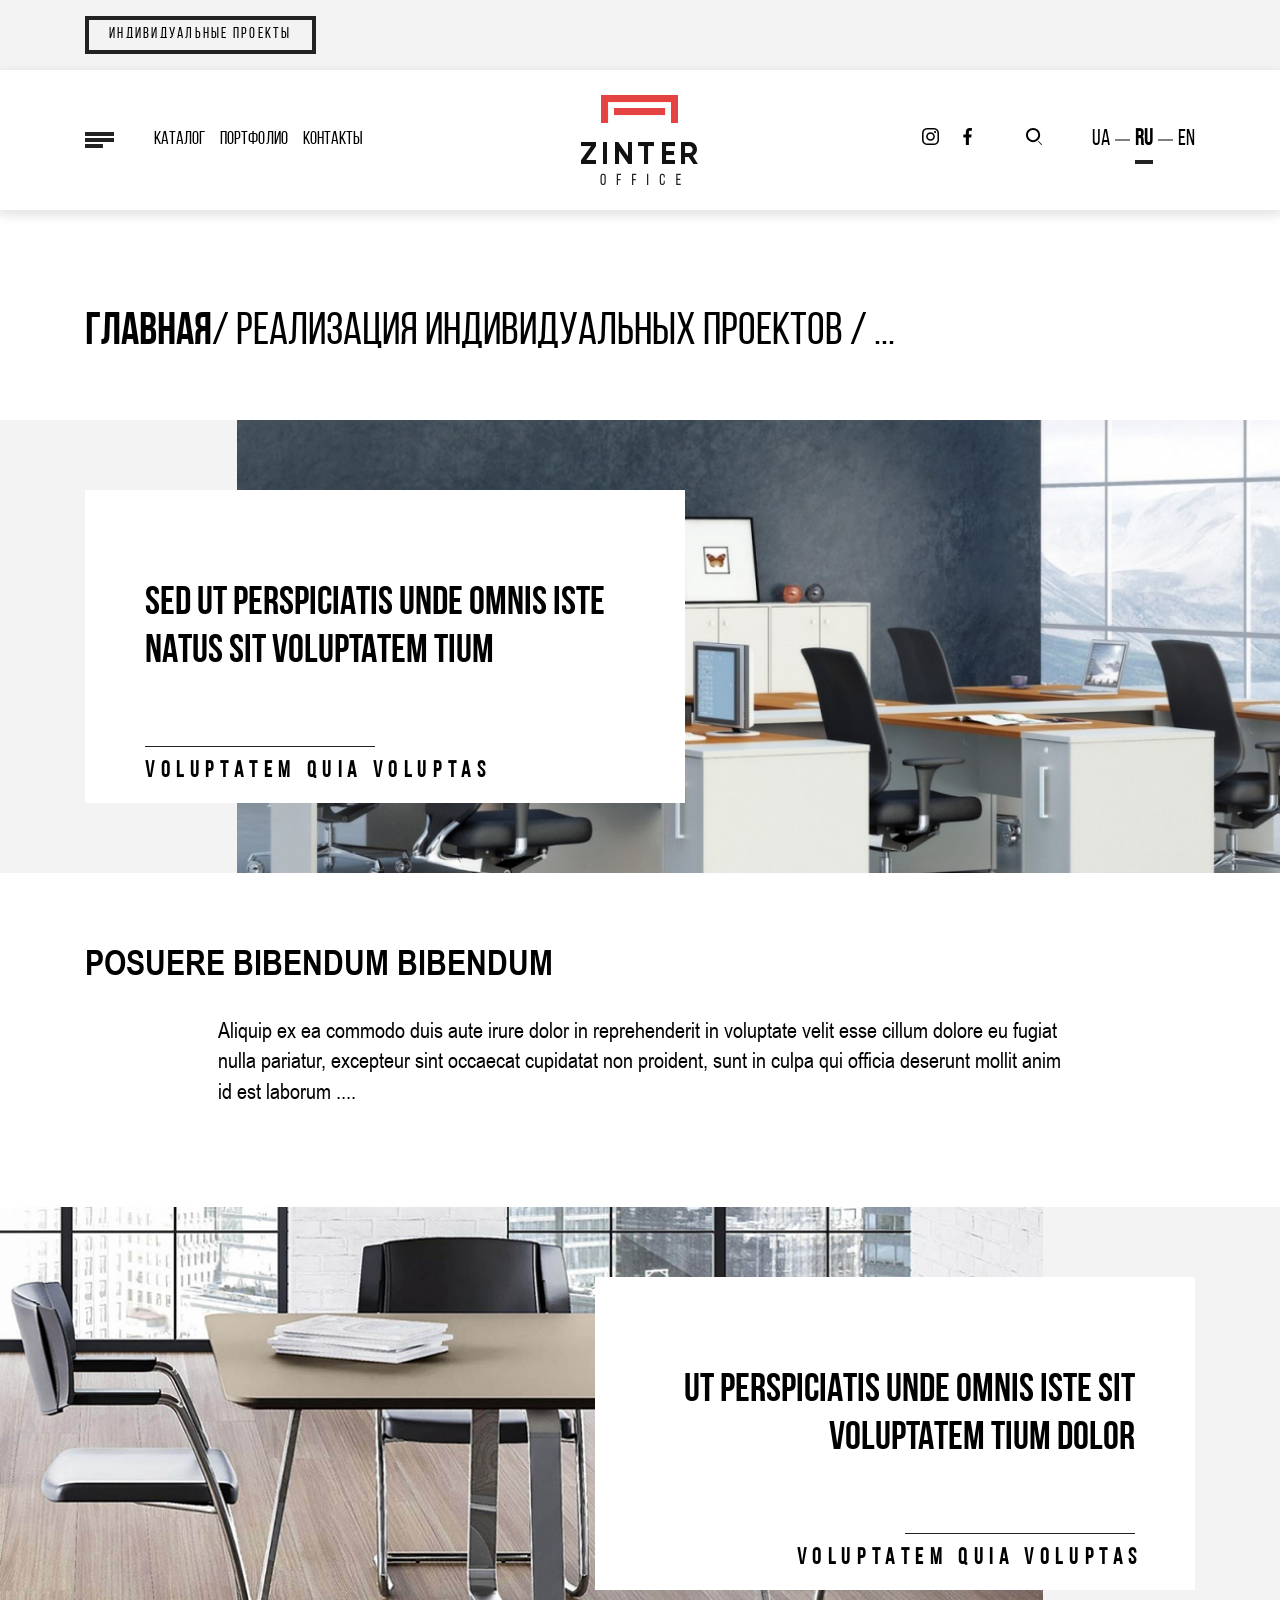
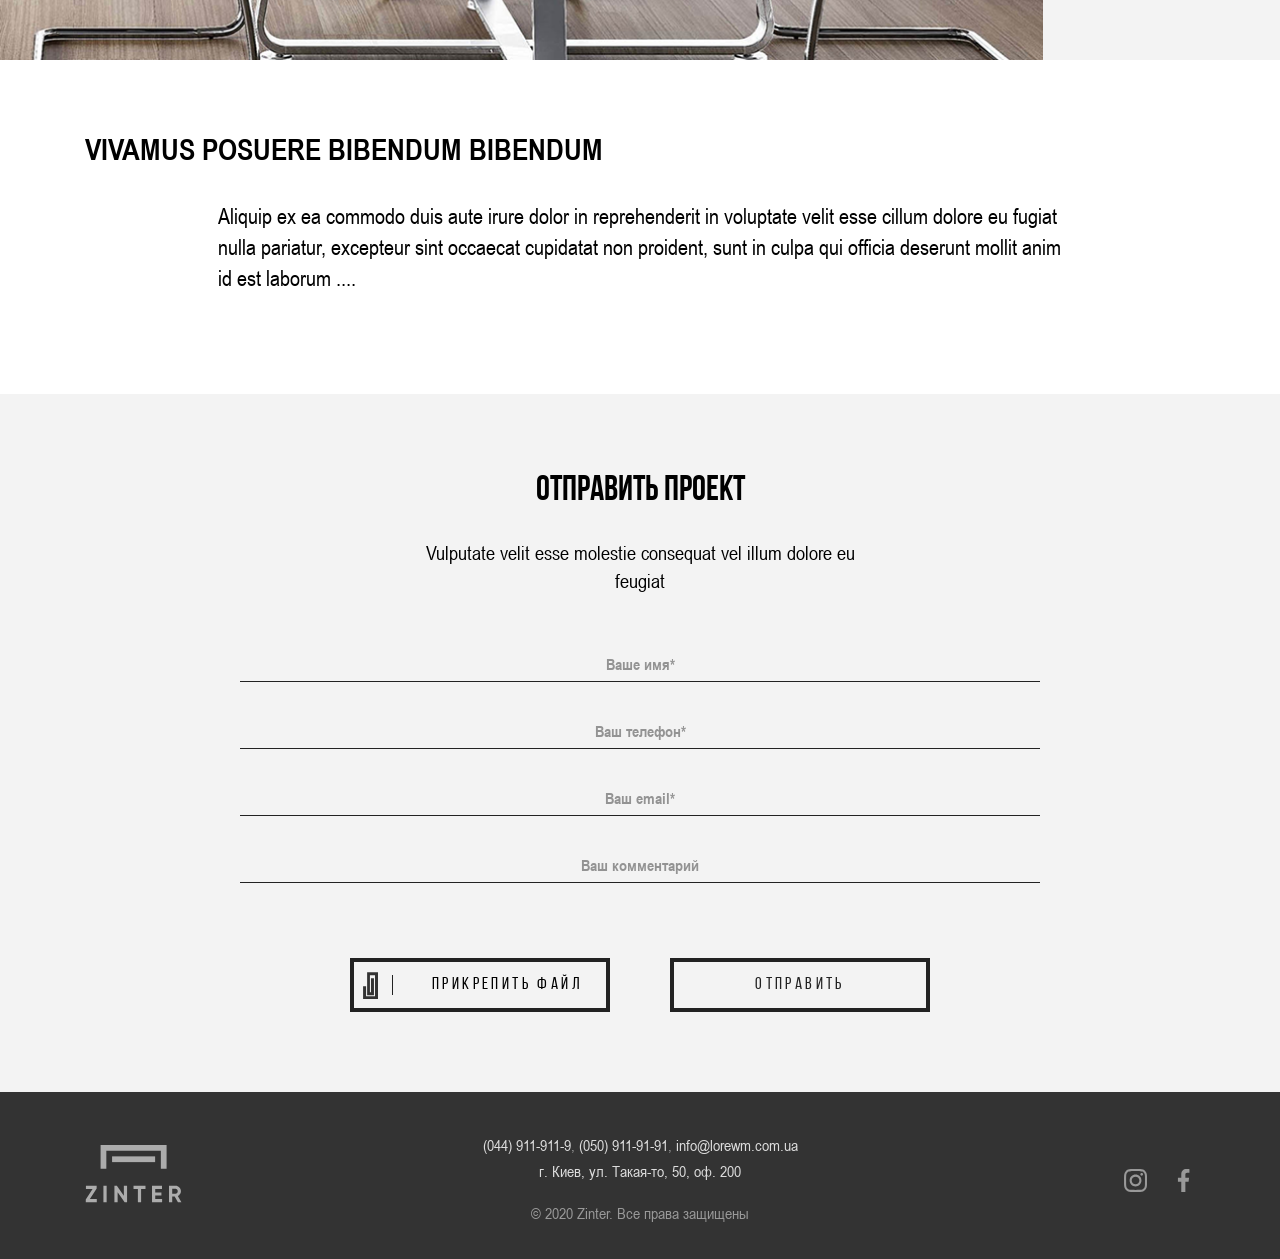
<file: individual-project.html>
<!DOCTYPE html>
<html lang="en">

<!-- Start head -->
<head>
  <meta charset="utf-8" />
  <title>Zinter</title>

  <!-- SEO meta tags -->
  <!-- <meta property="og:url" content="url" />
        <meta property="og:type" content="website" />
        <meta property="og:title" content="title" />
        <meta property="og:description" content="description"/>
        <meta property="og:image" content="url" />
        <meta property="og:site_name" content="title" />
        <meta name="twitter:card" content=summary />
        <meta name="twitter:description" content="description"/>
        <meta name="twitter:title" content="title" /> -->
  <!--End SEO meta tags -->

  <meta http-equiv="X-UA-Compatible" content="IE=edge" />
  <meta name="viewport" content="width=device-width, initial-scale=1, maximum-scale=1" />

  <!-- Template Basic Images Start -->
  <link rel="icon" href="img/favicon.png" />
  <link rel="favicon" sizes="57x57" href="img/favicon.png" />
  <!-- Template Basic Images End -->

  <!-- Custom Browsers Color Start -->
  <meta name="theme-color" content="#000" />
  <!-- Custom Browsers Color End -->


  <style>
    body {
      opacity: 0;
    }

    .modal {
      opacity: 0;
    }

    .dropdown-menu {
      opacity: 0;
      visibility: hidden;
    }

    .header {
      padding: 25px 0;
    }

    .logo-short {
      visibility: hidden;
      display: none;
    }

    .header--scrolling {
      padding: 21px 0;
    }

    .header--scrolling .logo-full,
    .h-search,
    .burger-menu {
      opacity: 0;
    }

    a {
      color: black;
    }

    @media screen and (max-width: 1600px) {
      .header-address {
        opacity: 0;
        visibility: hidden;
      }
    }

    @media screen and (max-width: 991px) {

      .header nav {
        transform: translate3d(100%, 0, 0);
        visibility: hidden;
      }

      .h-search,
      .h-call-wrap {
        transform: translate3d(100%, 0, 0);
        visibility: hidden;
      }

      /*header mega menu */
      .header.header-mega-menu nav {
        transform: translate3d(100%, 0, 0);
        visibility: hidden;
      }
    }
  </style>
<link href="main.css" rel="stylesheet"></head><!-- End head -->

<!-- Body Modifications -->
<!-- fixed header: header position: fixed -->

<body class="fixed-header">
  <!-- Start site wrapper -->
  <div class="site-wrapper">
   <div class="preloader">
    <div class="preloader__logo">
    <img src="img/preloader.gif" alt="">
    </div>
  </div>  
    
    <div class="container-fluid i-project-wrap hidden-on-tablet">
      <div class="container">
    
        <div class="i-project">
          <a href="individual-project.html" class="btn btn--transparent-black">
            индивидуальные проекты
          </a>
        </div>
      </div>
    </div>
    <!-- Start header -->
    <header class="header">
      <div class="container">
        <div class="header-inner justify-content-between">
          <div class="header-nav">
            <div class="header-link__search header-link__search--mob">
              <div class="h-search-wrap ">
                <div href="#" class="h-search__icon js-header-search">
                  <svg version="1.1" xmlns="http://www.w3.org/2000/svg" xmlns:xlink="http://www.w3.org/1999/xlink" x="0px" y="0px" width="17px"
                       height="18px" viewBox="0 0 17 18" enable-background="new 0 0 17 18" xml:space="preserve">
                              <path fill-rule="evenodd" clip-rule="evenodd" d="M7.5,0C3.358,0,0,3.357,0,7.5S3.358,15,7.5,15c4.143,0,7.5-3.357,7.5-7.5
                                  S11.643,0,7.5,0z M7.5,12.906c-2.986,0-5.406-2.42-5.406-5.406S4.514,2.094,7.5,2.094c2.986,0,5.406,2.42,5.406,5.406
                                  S10.486,12.906,7.5,12.906z"/>
                              
                                  <rect x="14.5" y="13.207" transform="matrix(0.7071 -0.7071 0.7071 0.7071 -6.9203 15.2929)" fill-rule="evenodd" clip-rule="evenodd" fill="#212121" width="1" height="5.585"/>
                  </svg>
                </div>
    
                <div class="js-header-s-cross">
                  &nbsp;
                </div>
                <div class="h-search">
    
                  <form action="" class="h-search__form">
                    <input type="submit" value="Submit" id="search" hidden>
                    <label for="search">
                      <svg version="1.1" xmlns="http://www.w3.org/2000/svg" xmlns:xlink="http://www.w3.org/1999/xlink" x="0px" y="0px" width="17px"
                           height="18px" viewBox="0 0 17 18" enable-background="new 0 0 17 18" xml:space="preserve">
                                  <path fill-rule="evenodd" clip-rule="evenodd" d="M7.5,0C3.358,0,0,3.357,0,7.5S3.358,15,7.5,15c4.143,0,7.5-3.357,7.5-7.5
                                      S11.643,0,7.5,0z M7.5,12.906c-2.986,0-5.406-2.42-5.406-5.406S4.514,2.094,7.5,2.094c2.986,0,5.406,2.42,5.406,5.406
                                      S10.486,12.906,7.5,12.906z"/>
                                  
                                      <rect x="14.5" y="13.207" transform="matrix(0.7071 -0.7071 0.7071 0.7071 -6.9203 15.2929)" fill-rule="evenodd" clip-rule="evenodd" fill="#212121" width="1" height="5.585"/>
                      </svg>
                    </label>
                    <input type="text" name="search">
                  </form>
                </div>
              </div>
            </div>
    
            <div class="burger-wrap">
    
              <div class=" burger">
                <svg class="svg-menu" style="transform: rotateY(181deg);"  version="1.1" xmlns="http://www.w3.org/2000/svg" xmlns:xlink="http://www.w3.org/1999/xlink" x="0px" y="0px" width="29px"
                     height="16px" viewBox="0 0 29 16" enable-background="new 0 0 29 16" xml:space="preserve">
                            <path fill-rule="evenodd" clip-rule="evenodd" fill="#222222" d="M11,16h18v-4H11V16z M0,10h29V6H0V10z M0,0v4h29V0H0z"/>
                </svg>
    
              </div>
              <ul class="burger-menu hidden-on-tablet">
                <li> <a href="#">о компании</a> </li>
    
                <li> <a href="#">Партнерам</a> </li>
                <li> <a href="#">Доставка и оплата</a> </li>
                <li> <a href="blog.html">блог</a> </li>
              </ul>
            </div>
    
            <nav>
              <!--menu mob  start-->
              <ul class="menu">
    
                <div class="js-header-cross menu__cross"></div>
    
                <ul class="header-link__lg hide-pc-flex">
                  <li> <a href="#">UA</a></li>
                  <li><a class="active" href="#">RU</a></li>
                  <li><a href="#">EN</a></li>
                </ul>
    
                <li class="menu-item-has-children item-nav">
                  <span> КАТАЛОГ </span>
                  <ul class="dropdown-menu">
                    <li><a href="catalog-single.html"> Стулья и кресла</a></li>
                    <ul class="dropdown-menu__sub">
                      <li><a href="catalog-single.html">Стулья мягкие драпир</a></li>
                      <li><a href="catalog-single.html">Стулья жесткие фанер</a></li>
                    </ul>
                    <li><a href="##"> Столы компьютерные</a></li>
                    <li><a href="###"> Письменные столы</a></li>
                  </ul>
                </li>
                <li class="hide-pc">
                  <a href="individual-project.html">индивидуальные проекты</a>
                </li>
                <li>
                  <a href="portfolio.html">ПОРТФОЛИО</a>
                </li>
                <li class="hide-pc"> <a href="#"> о компании</a> </li>
    
                <li class="hide-pc"> <a href="#"> Партнерам</a> </li>
                <li class="hide-pc"> <a href="#"> Доставка и оплата</a> </li>
                <li class="hide-pc"> <a href="#"> блог</a> </li>
                <li>
                  <a href="contact.html">КОНТАКТЫ</a>
                </li>
    
                <div class="header-link__social hide-pc-flex">
                  <a href="google.com" target="_blank">
                    <svg enable-background="new 0 0 24 24" height="30" viewBox="0 0 24 24" width="30"
                        xmlns="http://www.w3.org/2000/svg">
                        <path fill="white"
                            d="m23.155 13.893c.716-6.027-.344-9.832-2.256-11.553l.001-.001c-3.086-2.939-13.508-3.374-17.2.132-1.658 1.715-2.242 4.232-2.306 7.348-.064 3.117-.14 8.956 5.301 10.54h.005l-.005 2.419s-.037.98.589 1.177c.716.232 1.04-.223 3.267-2.883 3.724.323 6.584-.417 6.909-.525.752-.252 5.007-.815 5.695-6.654zm-12.237 5.477s-2.357 2.939-3.09 3.702c-.24.248-.503.225-.499-.267 0-.323.018-4.016.018-4.016-4.613-1.322-4.341-6.294-4.291-8.895.05-2.602.526-4.733 1.93-6.168 3.239-3.037 12.376-2.358 14.704-.17 2.846 2.523 1.833 9.651 1.839 9.894-.585 4.874-4.033 5.183-4.667 5.394-.271.09-2.786.737-5.944.526z" />
                        <path  fill="white"
                            d="m15.521 12.774c-.494-.286-.997-.108-1.205.173l-.435.563c-.221.286-.634.248-.634.248-3.014-.797-3.82-3.951-3.82-3.951s-.037-.427.239-.656l.544-.45c.272-.216.444-.736.167-1.247-.74-1.337-1.237-1.798-1.49-2.152-.266-.333-.666-.408-1.082-.183h-.009c-.865.506-1.812 1.453-1.509 2.428.517 1.028 1.467 4.305 4.495 6.781 1.423 1.171 3.675 2.371 4.631 2.648l.009.014c.942.314 1.858-.67 2.347-1.561v-.007c.217-.431.145-.839-.172-1.106-.562-.548-1.41-1.153-2.076-1.542z" />
                        </svg>              </a>
                  <a href="#" target="_blank" target="_blank">
                    <svg version="1.1" xmlns="http://www.w3.org/2000/svg" xmlns:xlink="http://www.w3.org/1999/xlink" x="0px" y="0px"
                         viewBox="0 0 300 300" style="enable-background: new 0 0 300 300;" xml:space="preserve">
                        <path fill="white" d="M5.299,144.645l69.126,25.8l26.756,86.047c1.712,5.511,8.451,7.548,12.924,3.891l38.532-31.412
                            c4.039-3.291,9.792-3.455,14.013-0.391l69.498,50.457c4.785,3.478,11.564,0.856,12.764-4.926L299.823,29.22
                            c1.31-6.316-4.896-11.585-10.91-9.259L5.218,129.402C-1.783,132.102-1.722,142.014,5.299,144.645z M96.869,156.711l135.098-83.207
                            c2.428-1.491,4.926,1.792,2.841,3.726L123.313,180.87c-3.919,3.648-6.447,8.53-7.163,13.829l-3.798,28.146
                            c-0.503,3.758-5.782,4.131-6.819,0.494l-14.607-51.325C89.253,166.16,91.691,159.907,96.869,156.711z"/>
                    </svg>
                  </a>
                  <a href="#" target="_blank" target="_blank">
                    <svg height="511pt" viewBox="0 0 511 511.9" width="511pt" xmlns="http://www.w3.org/2000/svg">
                      <path
                        d="m510.949219 150.5c-1.199219-27.199219-5.597657-45.898438-11.898438-62.101562-6.5-17.199219-16.5-32.597657-29.601562-45.398438-12.800781-13-28.300781-23.101562-45.300781-29.5-16.296876-6.300781-34.898438-10.699219-62.097657-11.898438-27.402343-1.300781-36.101562-1.601562-105.601562-1.601562s-78.199219.300781-105.5 1.5c-27.199219 1.199219-45.898438 5.601562-62.097657 11.898438-17.203124 6.5-32.601562 16.5-45.402343 29.601562-13 12.800781-23.097657 28.300781-29.5 45.300781-6.300781 16.300781-10.699219 34.898438-11.898438 62.097657-1.300781 27.402343-1.601562 36.101562-1.601562 105.601562s.300781 78.199219 1.5 105.5c1.199219 27.199219 5.601562 45.898438 11.902343 62.101562 6.5 17.199219 16.597657 32.597657 29.597657 45.398438 12.800781 13 28.300781 23.101562 45.300781 29.5 16.300781 6.300781 34.898438 10.699219 62.101562 11.898438 27.296876 1.203124 36 1.5 105.5 1.5s78.199219-.296876 105.5-1.5c27.199219-1.199219 45.898438-5.597657 62.097657-11.898438 34.402343-13.300781 61.601562-40.5 74.902343-74.898438 6.296876-16.300781 10.699219-34.902343 11.898438-62.101562 1.199219-27.300781 1.5-36 1.5-105.5s-.101562-78.199219-1.300781-105.5zm-46.097657 209c-1.101562 25-5.300781 38.5-8.800781 47.5-8.601562 22.300781-26.300781 40-48.601562 48.601562-9 3.5-22.597657 7.699219-47.5 8.796876-27 1.203124-35.097657 1.5-103.398438 1.5s-76.5-.296876-103.402343-1.5c-25-1.097657-38.5-5.296876-47.5-8.796876-11.097657-4.101562-21.199219-10.601562-29.398438-19.101562-8.5-8.300781-15-18.300781-19.101562-29.398438-3.5-9-7.699219-22.601562-8.796876-47.5-1.203124-27-1.5-35.101562-1.5-103.402343s.296876-76.5 1.5-103.398438c1.097657-25 5.296876-38.5 8.796876-47.5 4.101562-11.101562 10.601562-21.199219 19.203124-29.402343 8.296876-8.5 18.296876-15 29.398438-19.097657 9-3.5 22.601562-7.699219 47.5-8.800781 27-1.199219 35.101562-1.5 103.398438-1.5 68.402343 0 76.5.300781 103.402343 1.5 25 1.101562 38.5 5.300781 47.5 8.800781 11.097657 4.097657 21.199219 10.597657 29.398438 19.097657 8.5 8.300781 15 18.300781 19.101562 29.402343 3.5 9 7.699219 22.597657 8.800781 47.5 1.199219 27 1.5 35.097657 1.5 103.398438s-.300781 76.300781-1.5 103.300781zm0 0" />
                      <path
                        d="m256.449219 124.5c-72.597657 0-131.5 58.898438-131.5 131.5s58.902343 131.5 131.5 131.5c72.601562 0 131.5-58.898438 131.5-131.5s-58.898438-131.5-131.5-131.5zm0 216.800781c-47.097657 0-85.300781-38.199219-85.300781-85.300781s38.203124-85.300781 85.300781-85.300781c47.101562 0 85.300781 38.199219 85.300781 85.300781s-38.199219 85.300781-85.300781 85.300781zm0 0" />
                      <path
                        d="m423.851562 119.300781c0 16.953125-13.746093 30.699219-30.703124 30.699219-16.953126 0-30.699219-13.746094-30.699219-30.699219 0-16.957031 13.746093-30.699219 30.699219-30.699219 16.957031 0 30.703124 13.742188 30.703124 30.699219zm0 0" />
                      </svg>              </a>
                  <a href="#" target="_blank" target="_blank">
                    <svg enable-background="new 0 0 24 24" height="512" viewBox="0 0 24 24" width="512"
                      xmlns="http://www.w3.org/2000/svg">
                      <path
                        d="m15.997 3.985h2.191v-3.816c-.378-.052-1.678-.169-3.192-.169-3.159 0-5.323 1.987-5.323 5.639v3.361h-3.486v4.266h3.486v10.734h4.274v-10.733h3.345l.531-4.266h-3.877v-2.939c.001-1.233.333-2.077 2.051-2.077z" />
                      </svg>              </a>
                </div>
    
                
    
              </ul>
              <!--menu mob  end-->
    
            </nav>
          </div>
    
    
          <div class="header-logo">
            <a href="sitemap.html" class="logo">
              <img src="img/logo.gif" class="img-responsive logo-full hidden-on-tablet" alt="">
              <svg class="logo-short" version="1.1" xmlns="http://www.w3.org/2000/svg" xmlns:xlink="http://www.w3.org/1999/xlink" x="0px" y="0px" width="71px"
                   height="25px" viewBox="0 0 71 25" enable-background="new 0 0 71 25" xml:space="preserve">
                          <path fill-rule="evenodd" clip-rule="evenodd" fill="#E54243" d="M12,19h47v-6H12V19z M0,0v25h6V7h59v18h6V0H0z"/>
              </svg>
              <svg class="logo-mob hide-pc-flex" version="1.1" xmlns="http://www.w3.org/2000/svg" xmlns:xlink="http://www.w3.org/1999/xlink" x="0px" y="0px"
                   width="446.305px" height="231.522px" viewBox="0 0 446.305 231.522" enable-background="new 0 0 446.305 231.522"
                   xml:space="preserve">
                  <path fill-rule="evenodd" clip-rule="evenodd" fill="#111111" d="M57.906,147.482H1.016v15.19h38.4l-38.4,54.11v14.24h56.89v-15.19
                      h-36.98l36.98-53.16V147.482z M84.446,231.022h15.17v-83.54h-15.17v82.41V231.022z M179.256,201.532l-36.92-54.05h-12.38v83.54
                      h15.17v-50.37l35.26,50.37h14.04v-83.54h-15.17v50.26V201.532z M215.776,147.482h1.4l0.01-1.48L215.776,147.482z M277.866,147.482
                      h-60.69l0.01,15.19h22.75v68.35h15.17v-68.35h22.76V147.482z M325.226,196.852h28.48v-15.19h-30.34v-18.99h34.14v-15.19h-49.31
                      v83.54h49.31v-15.19h-34.14v-18.63L325.226,196.852z M413.186,162.672c3.08,0,5.69,2.32,7.88,4.69c2.19,2.37,3.32,5.22,3.32,8.6
                      s-1.13,7.36-3.32,9.73c-2.19,2.38-4.8,3.56-7.88,3.56h-17.76v-26.58h16.65H413.186z M444.016,231.022l-19.28-31.09
                      c4.74-2.13,8.6-5.4,11.5-9.79c2.9-4.39,4.38-9.13,4.38-14.24c0-7.47-2.66-15.07-8-20.41c-5.33-5.34-11.85-8.01-19.43-8.01h-32.93
                      v83.54h15.17v-26.82h14.06l17.7,26.82H444.016z"/>
              <path fill-rule="evenodd" clip-rule="evenodd" fill="#E54243" d="M71.016,0.022v107h27v-80h239v80h27v-107H71.016z M121.016,50.022
                  v27h193v-27H121.016z"/>
              </svg>
            </a>
          </div>
    
          <div class="header-link">
            <div class="header-link__mail">
              <a href="mailto:info@lorewm.com.ua"><svg height="16" version="1.1" xmlns="http://www.w3.org/2000/svg" xmlns:xlink="http://www.w3.org/1999/xlink" x="0px" y="0px"
        viewBox="0 0 477.867 477.867" style="enable-background: new 0 0 477.867 477.867;" xml:space="preserve">
        <path d="M460.8,68.267H17.067l221.867,182.75L463.309,68.779C462.488,68.539,461.649,68.368,460.8,68.267z" />
        <path d="M249.702,286.31c-6.288,5.149-15.335,5.149-21.623,0L0,98.406v294.127c0,9.426,7.641,17.067,17.067,17.067H460.8
                c9.426,0,17.067-7.641,17.067-17.067V100.932L249.702,286.31z" />
    </svg> </a>
            </div>
    
            <div class="header-link__social hidden-on-tablet">
              <a href="#" target="_blank">
                <svg height="511pt" viewBox="0 0 511 511.9" width="511pt" xmlns="http://www.w3.org/2000/svg">
                  <path
                    d="m510.949219 150.5c-1.199219-27.199219-5.597657-45.898438-11.898438-62.101562-6.5-17.199219-16.5-32.597657-29.601562-45.398438-12.800781-13-28.300781-23.101562-45.300781-29.5-16.296876-6.300781-34.898438-10.699219-62.097657-11.898438-27.402343-1.300781-36.101562-1.601562-105.601562-1.601562s-78.199219.300781-105.5 1.5c-27.199219 1.199219-45.898438 5.601562-62.097657 11.898438-17.203124 6.5-32.601562 16.5-45.402343 29.601562-13 12.800781-23.097657 28.300781-29.5 45.300781-6.300781 16.300781-10.699219 34.898438-11.898438 62.097657-1.300781 27.402343-1.601562 36.101562-1.601562 105.601562s.300781 78.199219 1.5 105.5c1.199219 27.199219 5.601562 45.898438 11.902343 62.101562 6.5 17.199219 16.597657 32.597657 29.597657 45.398438 12.800781 13 28.300781 23.101562 45.300781 29.5 16.300781 6.300781 34.898438 10.699219 62.101562 11.898438 27.296876 1.203124 36 1.5 105.5 1.5s78.199219-.296876 105.5-1.5c27.199219-1.199219 45.898438-5.597657 62.097657-11.898438 34.402343-13.300781 61.601562-40.5 74.902343-74.898438 6.296876-16.300781 10.699219-34.902343 11.898438-62.101562 1.199219-27.300781 1.5-36 1.5-105.5s-.101562-78.199219-1.300781-105.5zm-46.097657 209c-1.101562 25-5.300781 38.5-8.800781 47.5-8.601562 22.300781-26.300781 40-48.601562 48.601562-9 3.5-22.597657 7.699219-47.5 8.796876-27 1.203124-35.097657 1.5-103.398438 1.5s-76.5-.296876-103.402343-1.5c-25-1.097657-38.5-5.296876-47.5-8.796876-11.097657-4.101562-21.199219-10.601562-29.398438-19.101562-8.5-8.300781-15-18.300781-19.101562-29.398438-3.5-9-7.699219-22.601562-8.796876-47.5-1.203124-27-1.5-35.101562-1.5-103.402343s.296876-76.5 1.5-103.398438c1.097657-25 5.296876-38.5 8.796876-47.5 4.101562-11.101562 10.601562-21.199219 19.203124-29.402343 8.296876-8.5 18.296876-15 29.398438-19.097657 9-3.5 22.601562-7.699219 47.5-8.800781 27-1.199219 35.101562-1.5 103.398438-1.5 68.402343 0 76.5.300781 103.402343 1.5 25 1.101562 38.5 5.300781 47.5 8.800781 11.097657 4.097657 21.199219 10.597657 29.398438 19.097657 8.5 8.300781 15 18.300781 19.101562 29.402343 3.5 9 7.699219 22.597657 8.800781 47.5 1.199219 27 1.5 35.097657 1.5 103.398438s-.300781 76.300781-1.5 103.300781zm0 0" />
                  <path
                    d="m256.449219 124.5c-72.597657 0-131.5 58.898438-131.5 131.5s58.902343 131.5 131.5 131.5c72.601562 0 131.5-58.898438 131.5-131.5s-58.898438-131.5-131.5-131.5zm0 216.800781c-47.097657 0-85.300781-38.199219-85.300781-85.300781s38.203124-85.300781 85.300781-85.300781c47.101562 0 85.300781 38.199219 85.300781 85.300781s-38.199219 85.300781-85.300781 85.300781zm0 0" />
                  <path
                    d="m423.851562 119.300781c0 16.953125-13.746093 30.699219-30.703124 30.699219-16.953126 0-30.699219-13.746094-30.699219-30.699219 0-16.957031 13.746093-30.699219 30.699219-30.699219 16.957031 0 30.703124 13.742188 30.703124 30.699219zm0 0" />
                  </svg>          </a>
              <a href="#" target="_blank">
                <svg enable-background="new 0 0 24 24" height="512" viewBox="0 0 24 24" width="512"
                  xmlns="http://www.w3.org/2000/svg">
                  <path
                    d="m15.997 3.985h2.191v-3.816c-.378-.052-1.678-.169-3.192-.169-3.159 0-5.323 1.987-5.323 5.639v3.361h-3.486v4.266h3.486v10.734h4.274v-10.733h3.345l.531-4.266h-3.877v-2.939c.001-1.233.333-2.077 2.051-2.077z" />
                  </svg>          </a>
            </div>
    
            <div class="header-link__search">
              <div class="h-search-wrap ">
                <div href="#" class="h-search__icon js-header-search">
                  <svg version="1.1" xmlns="http://www.w3.org/2000/svg" xmlns:xlink="http://www.w3.org/1999/xlink" x="0px" y="0px" width="17px"
                       height="18px" viewBox="0 0 17 18" enable-background="new 0 0 17 18" xml:space="preserve">
                              <path fill-rule="evenodd" clip-rule="evenodd" d="M7.5,0C3.358,0,0,3.357,0,7.5S3.358,15,7.5,15c4.143,0,7.5-3.357,7.5-7.5
                                  S11.643,0,7.5,0z M7.5,12.906c-2.986,0-5.406-2.42-5.406-5.406S4.514,2.094,7.5,2.094c2.986,0,5.406,2.42,5.406,5.406
                                  S10.486,12.906,7.5,12.906z"/>
                              
                                  <rect x="14.5" y="13.207" transform="matrix(0.7071 -0.7071 0.7071 0.7071 -6.9203 15.2929)" fill-rule="evenodd" clip-rule="evenodd" fill="#212121" width="1" height="5.585"/>
                  </svg>
                </div>
    
                <div class="js-header-s-cross">
                  &nbsp;
                </div>
                <div class="h-search">
    
                  <form action="" class="h-search__form">
                    <input type="submit" value="Submit" id="search" hidden>
                    <label for="search">
                      <svg version="1.1" xmlns="http://www.w3.org/2000/svg" xmlns:xlink="http://www.w3.org/1999/xlink" x="0px" y="0px" width="17px"
                           height="18px" viewBox="0 0 17 18" enable-background="new 0 0 17 18" xml:space="preserve">
                                  <path fill-rule="evenodd" clip-rule="evenodd" d="M7.5,0C3.358,0,0,3.357,0,7.5S3.358,15,7.5,15c4.143,0,7.5-3.357,7.5-7.5
                                      S11.643,0,7.5,0z M7.5,12.906c-2.986,0-5.406-2.42-5.406-5.406S4.514,2.094,7.5,2.094c2.986,0,5.406,2.42,5.406,5.406
                                      S10.486,12.906,7.5,12.906z"/>
                                  
                                      <rect x="14.5" y="13.207" transform="matrix(0.7071 -0.7071 0.7071 0.7071 -6.9203 15.2929)" fill-rule="evenodd" clip-rule="evenodd" fill="#212121" width="1" height="5.585"/>
                      </svg>
                    </label>
                    <input type="text" name="search">
                  </form>
                </div>
              </div>
            </div>
            <ul class="header-link__lg hidden-on-tablet">
              <li> <a href="#">UA</a></li>
              <li><a class="active" href="#">RU</a></li>
              <li><a href="#">EN</a></li>
            </ul>
    
            <div class="header-link__call hide-pc-flex js-active-call">
              <svg height="22" version="1.1" xmlns="http://www.w3.org/2000/svg" xmlns:xlink="http://www.w3.org/1999/xlink" x="0px" y="0px"
                   viewBox="0 0 384 384" style="enable-background: new 0 0 384 384;" xml:space="preserve">
                      <path d="M353.188,252.052c-23.51,0-46.594-3.677-68.469-10.906c-10.719-3.656-23.896-0.302-30.438,6.417l-43.177,32.594
                          c-50.073-26.729-80.917-57.563-107.281-107.26l31.635-42.052c8.219-8.208,11.167-20.198,7.635-31.448
                          c-7.26-21.99-10.948-45.063-10.948-68.583C132.146,13.823,118.323,0,101.333,0H30.813C13.823,0,0,13.823,0,30.813
                          C0,225.563,158.438,384,353.188,384c16.99,0,30.813-13.823,30.813-30.813v-70.323C384,265.875,370.177,252.052,353.188,252.052z"
                          />
              </svg>
              <div class="h-call-wrap">
                <div class="js-header-s-cross">
                  &nbsp;
                </div>
                <a href="tel:+38(044)911-91-19 ">+38 (044) 911-91-19 </a>
                <a href="tel:+38(050)911-91-91 ">+38 (050) 911-91-91 </a>
              </div>
            </div>
          </div>
    
        </div>
      </div>
    </header>    <!-- End header -->

    <!--Start page-->
    <div class="page-wrapper">

      <!-- Start block-img -->
      <!-- Start block-img -->
      <section class="section section--default block-img ">
        <div class="container">
          <div class="section__head">
            <h2 class="title title--section fadeInDown animated">
              <span> <a href="#">ГЛАВНАЯ</a></span>/ РЕАЛИЗАЦИЯ ИНДИВИДУАЛЬНЫХ ПРОЕКТОВ / ...
            </h2>
          </div>
        </div>
        <div class="bg-gray set-position">
          <div class="container">
            <div class="block-img-inner">
      
              <div class="block-img__picture">
                <img data-src="img/block1.png" alt="">
              </div>
      
              <div class="block-img__text">
                <h3 class="title">
                  Sed ut perspiciatis unde omnis iste natus sit voluptatem tium
                </h3>
      
                <h5 class="title-descr">
                  voluptatem quia voluptas
                </h5>
              </div>
            </div>
          </div>
        </div>
      
      
        <div class="block-img__descr">
          <div class="container">
            <h3 class="title">Posuere bibendum bibendum</h3>
            <div class="row justify-content-center">
              <div class="col-12 col-md-11 col-lg-9 set-width">
      
                <p>Aliquip ex ea commodo duis aute irure dolor in reprehenderit in voluptate velit esse cillum dolore eu
                  fugiat
                  nulla pariatur, excepteur sint occaecat cupidatat non proident, sunt in culpa qui officia deserunt mollit
                  anim
                  id est laborum ....</p>
              </div>
            </div>
          </div>
        </div>
      
      </section>
      <!-- End block-img -->      <!-- End block-img -->

      <!-- Start block-img -->
      <!-- Start block-img -->
      <section class="section section--default block-img block-img--revers">
        <div class="bg-gray set-position">
          <div class="container">
            <div class="block-img-inner">
      
              <div class="block-img__picture">
                <img data-src="img/block2.png" alt="">
              </div>
      
              <div class="block-img__text">
                <h3 class="title">
                  ut perspiciatis unde omnis iste  sit voluptatem tium dolor
                </h3>
      
                <h5 class="title-descr">
                  voluptatem quia voluptas
                </h5>
              </div>
            </div>
          </div>
        </div>
      
      
        <div class="block-img__descr">
          <div class="container">
            <h3 class="title">Vivamus posuere bibendum bibendum</h3>
            <div class="row justify-content-center">
              <div class="col-12 col-md-11 col-lg-9 set-width">
      
                <p>Aliquip ex ea commodo duis aute irure dolor in reprehenderit in voluptate velit esse cillum dolore eu
                  fugiat
                  nulla pariatur, excepteur sint occaecat cupidatat non proident, sunt in culpa qui officia deserunt mollit
                  anim
                  id est laborum ....</p>
              </div>
            </div>
          </div>
        </div>
      
      </section>
      <!-- End block-img -->      <!-- End block-img -->

      <!-- Start contact-us -->
      <!-- Start contact-us section -->
      <section class="section contact-us bg-gray js-scroll-to" id="contact-us">
        <div class="container d-flex contact-us-inner">
      
          <h2 class="title fadeInDown animated">
            ОТПРАВИТЬ ПРОЕКТ
          </h2>
          <p>Vulputate velit esse molestie consequat vel illum dolore eu feugiat</p>
      
      
          <form action="/individual-projects#wpcf7-f417-o1" method="post" class="wpcf7-form" enctype="multipart/form-data"
            novalidate="novalidate">
            <div style="display: none;">
              <input type="hidden" name="_wpcf7" value="417">
              <input type="hidden" name="_wpcf7_version" value="5.1.9">
              <input type="hidden" name="_wpcf7_locale" value="ru_RU">
              <input type="hidden" name="_wpcf7_unit_tag" value="wpcf7-f417-o1">
              <input type="hidden" name="_wpcf7_container_post" value="0">
            </div>
            <div style="display:none">
              <div class="wpcf7-response-output wpcf7-display-none" aria-hidden="true"></div>
            </div>
            <span class="wpcf7-form-control-wrap user-name"><input type="text" name="user-name" value="" size="40"
                maxlength="100" class="wpcf7-form-control wpcf7-text wpcf7-validates-as-required" aria-required="true"
                aria-invalid="false" placeholder="Ваше имя*"></span>
            <span class="wpcf7-form-control-wrap tel"><input type="tel" name="tel" value="" size="40" maxlength="20"
                class="wpcf7-form-control wpcf7-text wpcf7-tel wpcf7-validates-as-required wpcf7-validates-as-tel"
                id="contact-tel" aria-required="true" aria-invalid="false" placeholder="Ваш телефон*"></span>
            <span class="wpcf7-form-control-wrap email"><input type="email" name="email" value="" size="40" maxlength="100"
                class="wpcf7-form-control wpcf7-text wpcf7-email wpcf7-validates-as-required wpcf7-validates-as-email"
                id="contact-email" aria-required="true" aria-invalid="false" placeholder="Ваш email*"></span>
            <span class="wpcf7-form-control-wrap comment"><input type="text" name="comment" value="" size="40"
                maxlength="1000" class="wpcf7-form-control wpcf7-text" id="contact-comment" aria-invalid="false"
                placeholder="Ваш комментарий"></span>
            <div class="attached-files" style="display: none;">
              <div class="attached-files__title">
                <p>Прикрепленные файлы:</p>
              </div>
              <div class="attached-files__list"></div>
              <div class="attached-files__cross">&nbsp;</div>
            </div>
            <div class="form-row">
              <div id="mfcf7_zl_multifilecontainer"><span class="mfcf7-zl-multiline-sample" style="display:none">
                  <p class="wpcf7-form-control-wrap file"><input type="file" name="file[]" value="Upload" size="40"
                      class="wpcf7-form-control wpcf7-multilinefile inputFile" id="file" multiple="multiple"
                      aria-invalid="false" data-multiple-caption="прикрепленных файлов {count}"> <span
                      class="mfcf7-zl-multifile-name"></span><a href="javascript:void(0);" class="mfcf7_zl_delete_file"><span
                        class="delete-file" aria-hidden="true">❌</span></a></p>
                </span></div><span class="wpcf7-form-control-wrap file"></span><input type="button"
                class="button button-primary qbutton inputFile" data-multiple-caption="прикрепленных файлов {count}"
                href="javascript:void(0);" id="mfcf7_zl_add_file" value="Upload">
              <label for="file" class="labelFile">
                <div class="svg">
                  <svg version="1.1" xmlns="http://www.w3.org/2000/svg" xmlns:xlink="http://www.w3.org/1999/xlink" x="0px"
                    y="0px" width="85.5px" height="155px" viewBox="0 0 85.5 155" enable-background="new 0 0 85.5 155"
                    xml:space="preserve">
                    <polygon fill-rule="evenodd" clip-rule="evenodd" fill="#333333" points="85.5,1 85.5,155 0.5,155 0.5,81 17.5,81 17.5,138
       68.5,138 68.5,18 39.5,18 39.5,115 45.5,115 45.5,35 62.5,35 62.5,132 23.5,132 23.5,1 "></polygon>
                  </svg>
                </div>
                <span> Прикрепить файл</span>
              </label>
              <span class="wpcf7-form-control-wrap mail-check"><span class="wpcf7-form-control wpcf7-acceptance invert"><span
                    class="wpcf7-list-item"><input type="checkbox" name="mail-check" value="1" aria-invalid="false"
                      checked="checked" class="mail-check"></span></span></span>
              <input type="submit" value="Отправить">
            </div>
            <span class="wpcf7-form-control-wrap product-name"><input type="hidden" name="product-name"
                value="Индивидуальные проекты" size="40" class="wpcf7-form-control wpcf7dtx-dynamictext wpcf7-dynamichidden"
                aria-invalid="false"></span>
          </form>
      
        </div>
      </section>
      <!-- End contact-us section -->      <!-- End contact-us -->

      <!-- Start contact-us -->
      <div class="container-fluid i-project-banner js-banner">
      
        <div class="container no-padding">
      
          <div class="i-banner">
            <h3 class="title">
              Отправить проект
            </h3>
            <p>Culpa reprehenderit esse amet laboris est eu incididunt.</p>
          </div>
          <div class="i-project-cross js-banner-cross">
            &nbsp;
          </div>
        </div>
      </div>      <!-- End contact-us -->

    </div>
    <!--End page-->

    <!-- Start footer -->
    <footer class="footer ">
      <div class="container">
        <div class="row">
    
          <div class="col-12 col-lg-3 d-flex justify-content-start">
            <div class="footer-logo-wrap">
    
              <div class="footer-logo">
                <a href="/">
                  <svg version="1.1"
                       id="Слой_1" sodipodi:docname="Р›РѕРіРѕС‚РёРї РІ С„СѓС‚РµСЂ.svg" inkscape:version="0.92.4 (5da689c313, 2019-01-14)" xmlns:inkscape="http://www.inkscape.org/namespaces/inkscape" xmlns:sodipodi="http://sodipodi.sourceforge.net/DTD/sodipodi-0.dtd" xmlns:svg="http://www.w3.org/2000/svg" xmlns:rdf="http://www.w3.org/1999/02/22-rdf-syntax-ns#" xmlns:dc="http://purl.org/dc/elements/1.1/" xmlns:cc="http://creativecommons.org/ns#"
                       xmlns="http://www.w3.org/2000/svg" xmlns:xlink="http://www.w3.org/1999/xlink" x="0px" y="0px" width="112.25px"
                       height="69.167px" viewBox="9.25 0 112.25 69.167" enable-background="new 9.25 0 112.25 69.167" xml:space="preserve">
                  <sodipodi:namedview  id="namedview33" inkscape:current-layer="Слой_1" inkscape:window-y="-8" pagecolor="#ffffff" bordercolor="#666666" borderopacity="1" objecttolerance="10" gridtolerance="10" guidetolerance="10" showgrid="false" inkscape:zoom="2.4246658" inkscape:cx="65.5" inkscape:cy="48.6665" inkscape:window-maximized="1" inkscape:pageopacity="0" inkscape:pageshadow="2" inkscape:window-width="1920" inkscape:window-height="1028" inkscape:window-x="-8">
                      </sodipodi:namedview>
                  <polygon id="polygon2" fill="#ACACAC" points="27.226,29.767 33.847,29.767 33.847,8.787 96.706,8.787 96.706,29.767 
                      103.326,29.767 103.326,2.167 27.226,2.167 "/>
                  <rect id="rect4" x="40.466" y="15.417" fill="#ACACAC" width="49.62" height="6.62"/>
                  <path id="polygon8" inkscape:connector-curvature="0" fill="#ACACAC" d="M10.331,49.418v3.539h7.631l-7.82,12.279v2.951h12.709
                      v-3.531h-7.979l7.82-12.32v-2.918H10.331z M30.493,49.418v18.77h3.709v-18.77H30.493z M43.161,49.418v18.77h3.701V56.717
                      l8.061,11.471h2.828v-18.77h-3.709v11.449l-8.061-11.449H43.161z M65.173,49.418v3.539h5.049v15.23h3.709v-15.23h5.07v-3.539H65.173
                      z M86.521,49.418v18.77h11.631v-3.531h-7.92v-4.219h7.119v-3.48h-7.119v-4h7.789v-3.539H86.521z M106.091,49.418v18.77h3.711v-6.52
                      h2.82l3.789,6.52h4l-4.16-7.08c1.09-0.5,1.971-1.24,2.631-2.23c0.66-1,0.99-2.07,0.99-3.24c0-1.711-0.61-3.182-1.83-4.391
                      c-1.21-1.221-2.69-1.828-4.42-1.828H106.091z M109.802,52.877h3.82c0.69,0,1.289,0.268,1.789,0.809c0.5,0.539,0.76,1.19,0.76,1.961
                      c0,0.76-0.26,1.418-0.76,1.969c-0.5,0.539-1.099,0.811-1.789,0.811h-3.82V52.877z"/>
                  </svg>
                </a>
              </div>
    
            </div>
          </div>
    
          <div class="col-12 col-lg-6 footer-contact-wrap">
            <div class="footer-contact">
              <div class="footer-row">
                <div class="footer-contact__phone">
                  <a href="tel:+(044)911-911-9">(044) 911-911-9</a>,
                  <a href="tel:+(044)911-911-9">(050) 911-91-91</a>
                </div>
                <a href="mailto:info@lorewm.com.ua">info@lorewm.com.ua</a>
              </div>
              <a href="#">г. Киев, ул. Такая-то, 50, оф. 200 </a>
            </div>
    
            <div class="footer-copy">
              <p>
                © 2020 Zinter. Все права защищены
              </p>
            </div>
    
          </div>
    
          <div class="col-12 col-lg-3 footer-social-wrap">
    
            <div class="footer-social">
              <a href="#" target="_blank">
                <svg height="511pt" viewBox="0 0 511 511.9" width="511pt" xmlns="http://www.w3.org/2000/svg">
                  <path
                    d="m510.949219 150.5c-1.199219-27.199219-5.597657-45.898438-11.898438-62.101562-6.5-17.199219-16.5-32.597657-29.601562-45.398438-12.800781-13-28.300781-23.101562-45.300781-29.5-16.296876-6.300781-34.898438-10.699219-62.097657-11.898438-27.402343-1.300781-36.101562-1.601562-105.601562-1.601562s-78.199219.300781-105.5 1.5c-27.199219 1.199219-45.898438 5.601562-62.097657 11.898438-17.203124 6.5-32.601562 16.5-45.402343 29.601562-13 12.800781-23.097657 28.300781-29.5 45.300781-6.300781 16.300781-10.699219 34.898438-11.898438 62.097657-1.300781 27.402343-1.601562 36.101562-1.601562 105.601562s.300781 78.199219 1.5 105.5c1.199219 27.199219 5.601562 45.898438 11.902343 62.101562 6.5 17.199219 16.597657 32.597657 29.597657 45.398438 12.800781 13 28.300781 23.101562 45.300781 29.5 16.300781 6.300781 34.898438 10.699219 62.101562 11.898438 27.296876 1.203124 36 1.5 105.5 1.5s78.199219-.296876 105.5-1.5c27.199219-1.199219 45.898438-5.597657 62.097657-11.898438 34.402343-13.300781 61.601562-40.5 74.902343-74.898438 6.296876-16.300781 10.699219-34.902343 11.898438-62.101562 1.199219-27.300781 1.5-36 1.5-105.5s-.101562-78.199219-1.300781-105.5zm-46.097657 209c-1.101562 25-5.300781 38.5-8.800781 47.5-8.601562 22.300781-26.300781 40-48.601562 48.601562-9 3.5-22.597657 7.699219-47.5 8.796876-27 1.203124-35.097657 1.5-103.398438 1.5s-76.5-.296876-103.402343-1.5c-25-1.097657-38.5-5.296876-47.5-8.796876-11.097657-4.101562-21.199219-10.601562-29.398438-19.101562-8.5-8.300781-15-18.300781-19.101562-29.398438-3.5-9-7.699219-22.601562-8.796876-47.5-1.203124-27-1.5-35.101562-1.5-103.402343s.296876-76.5 1.5-103.398438c1.097657-25 5.296876-38.5 8.796876-47.5 4.101562-11.101562 10.601562-21.199219 19.203124-29.402343 8.296876-8.5 18.296876-15 29.398438-19.097657 9-3.5 22.601562-7.699219 47.5-8.800781 27-1.199219 35.101562-1.5 103.398438-1.5 68.402343 0 76.5.300781 103.402343 1.5 25 1.101562 38.5 5.300781 47.5 8.800781 11.097657 4.097657 21.199219 10.597657 29.398438 19.097657 8.5 8.300781 15 18.300781 19.101562 29.402343 3.5 9 7.699219 22.597657 8.800781 47.5 1.199219 27 1.5 35.097657 1.5 103.398438s-.300781 76.300781-1.5 103.300781zm0 0" />
                  <path
                    d="m256.449219 124.5c-72.597657 0-131.5 58.898438-131.5 131.5s58.902343 131.5 131.5 131.5c72.601562 0 131.5-58.898438 131.5-131.5s-58.898438-131.5-131.5-131.5zm0 216.800781c-47.097657 0-85.300781-38.199219-85.300781-85.300781s38.203124-85.300781 85.300781-85.300781c47.101562 0 85.300781 38.199219 85.300781 85.300781s-38.199219 85.300781-85.300781 85.300781zm0 0" />
                  <path
                    d="m423.851562 119.300781c0 16.953125-13.746093 30.699219-30.703124 30.699219-16.953126 0-30.699219-13.746094-30.699219-30.699219 0-16.957031 13.746093-30.699219 30.699219-30.699219 16.957031 0 30.703124 13.742188 30.703124 30.699219zm0 0" />
                  </svg>          </a>
              <a href="#" target="_blank">
                <svg enable-background="new 0 0 24 24" height="512" viewBox="0 0 24 24" width="512"
                  xmlns="http://www.w3.org/2000/svg">
                  <path
                    d="m15.997 3.985h2.191v-3.816c-.378-.052-1.678-.169-3.192-.169-3.159 0-5.323 1.987-5.323 5.639v3.361h-3.486v4.266h3.486v10.734h4.274v-10.733h3.345l.531-4.266h-3.877v-2.939c.001-1.233.333-2.077 2.051-2.077z" />
                  </svg>          </a>
            </div>
    
          </div>
    
        </div>
    
      </div>
    
    </footer>    <!-- End footer -->

  </div>
  <!-- End site wrapper -->
<script type="text/javascript" src="bundle.js"></script><script type="text/javascript" src="modalNotification.js"></script></body>

</html>
</file>
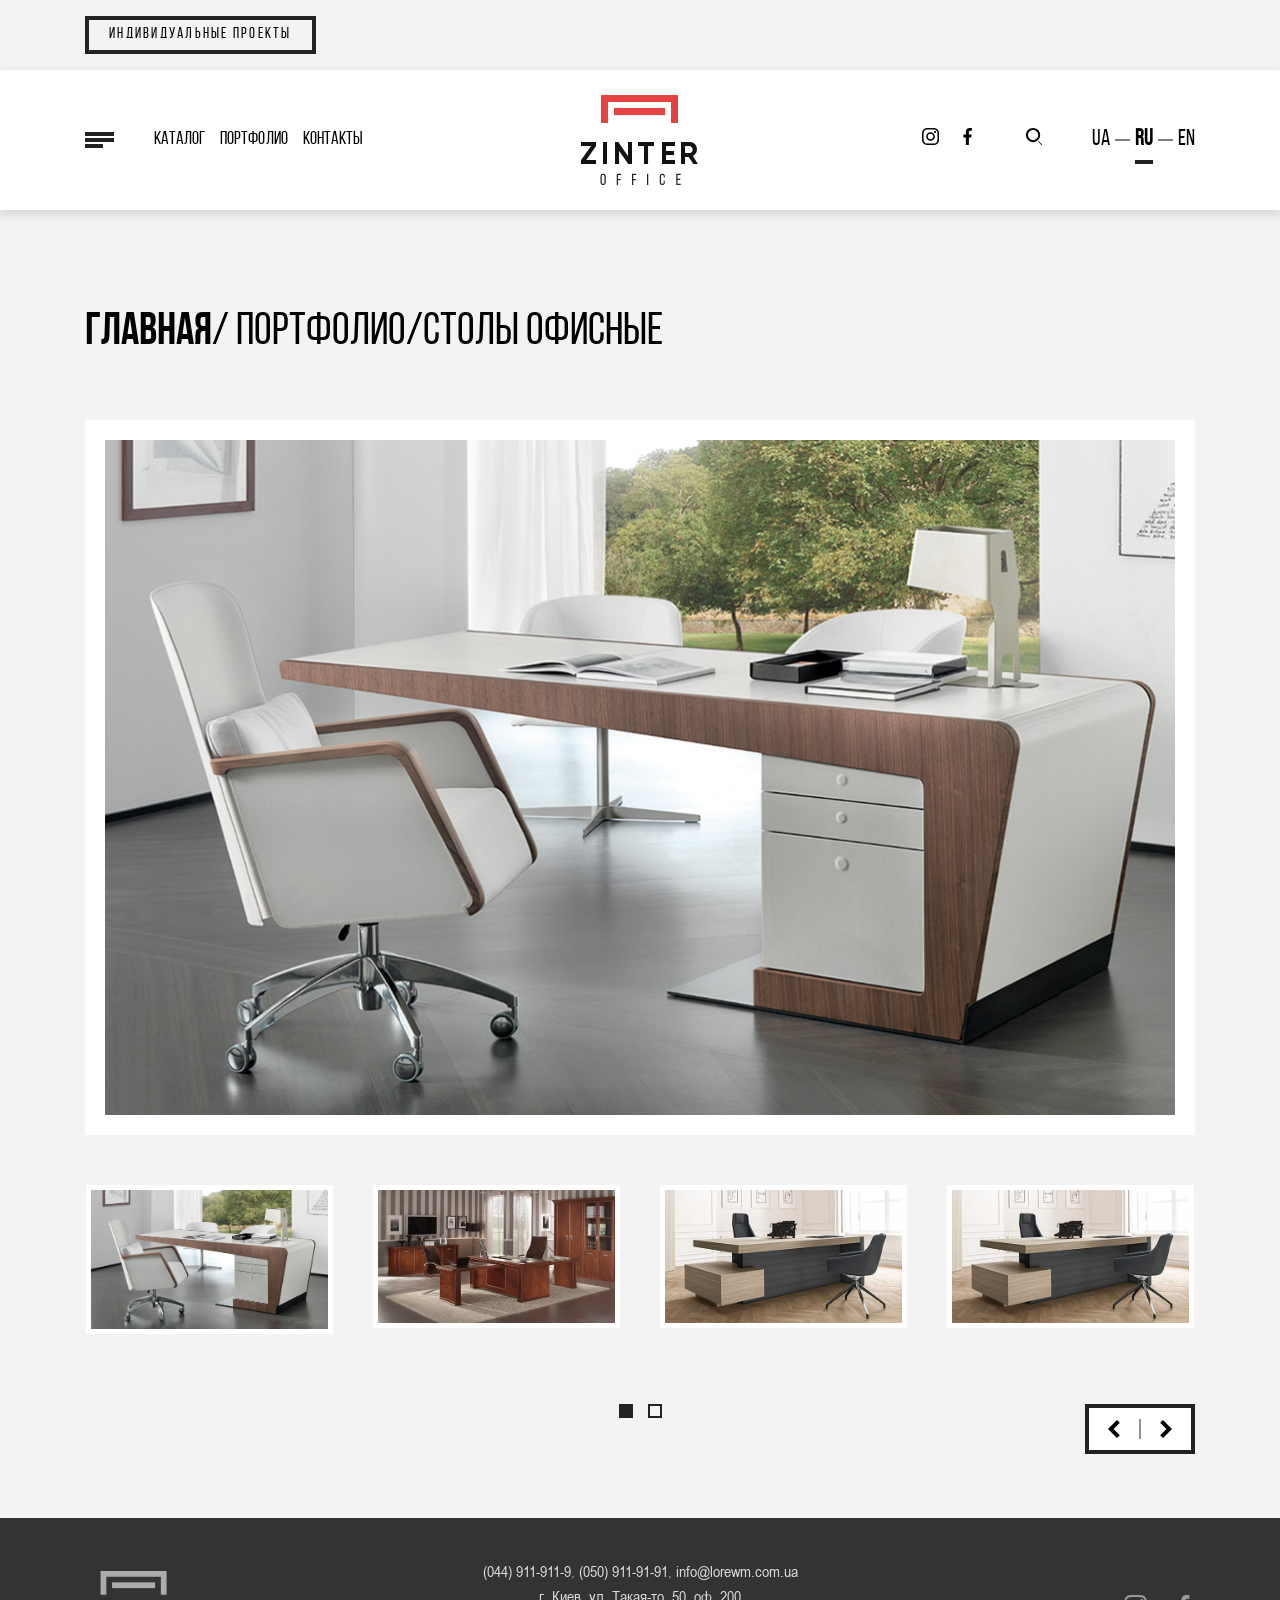
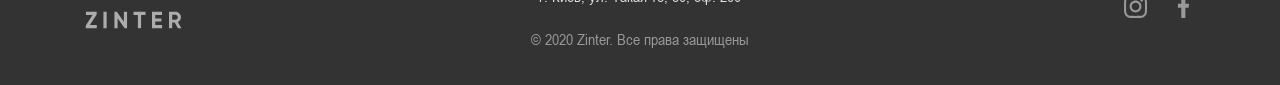
<file: portfolio-single.html>
<!DOCTYPE html>
<html lang="en">

<!-- Start head -->
<head>
  <meta charset="utf-8" />
  <title>Zinter</title>

  <!-- SEO meta tags -->
  <!-- <meta property="og:url" content="url" />
        <meta property="og:type" content="website" />
        <meta property="og:title" content="title" />
        <meta property="og:description" content="description"/>
        <meta property="og:image" content="url" />
        <meta property="og:site_name" content="title" />
        <meta name="twitter:card" content=summary />
        <meta name="twitter:description" content="description"/>
        <meta name="twitter:title" content="title" /> -->
  <!--End SEO meta tags -->

  <meta http-equiv="X-UA-Compatible" content="IE=edge" />
  <meta name="viewport" content="width=device-width, initial-scale=1, maximum-scale=1" />

  <!-- Template Basic Images Start -->
  <link rel="icon" href="img/favicon.png" />
  <link rel="favicon" sizes="57x57" href="img/favicon.png" />
  <!-- Template Basic Images End -->

  <!-- Custom Browsers Color Start -->
  <meta name="theme-color" content="#000" />
  <!-- Custom Browsers Color End -->


  <style>
    body {
      opacity: 0;
    }

    .modal {
      opacity: 0;
    }

    .dropdown-menu {
      opacity: 0;
      visibility: hidden;
    }

    .header {
      padding: 25px 0;
    }

    .logo-short {
      visibility: hidden;
      display: none;
    }

    .header--scrolling {
      padding: 21px 0;
    }

    .header--scrolling .logo-full,
    .h-search,
    .burger-menu {
      opacity: 0;
    }

    a {
      color: black;
    }

    @media screen and (max-width: 1600px) {
      .header-address {
        opacity: 0;
        visibility: hidden;
      }
    }

    @media screen and (max-width: 991px) {

      .header nav {
        transform: translate3d(100%, 0, 0);
        visibility: hidden;
      }

      .h-search,
      .h-call-wrap {
        transform: translate3d(100%, 0, 0);
        visibility: hidden;
      }

      /*header mega menu */
      .header.header-mega-menu nav {
        transform: translate3d(100%, 0, 0);
        visibility: hidden;
      }
    }
  </style>
<link href="main.css" rel="stylesheet"></head><!-- End head -->

<!-- Body Modifications -->
<!-- fixed header: header position: fixed -->

<body class="fixed-header">
   <div class="preloader">
    <div class="preloader__logo">
    <img src="img/preloader.gif" alt="">
    </div>
  </div>  
  <!-- Start site wrapper -->
  <div class="site-wrapper">
    <div class="container-fluid i-project-wrap hidden-on-tablet">
      <div class="container">
    
        <div class="i-project">
          <a href="individual-project.html" class="btn btn--transparent-black">
            индивидуальные проекты
          </a>
        </div>
      </div>
    </div>
    <!-- Start header -->
    <header class="header">
      <div class="container">
        <div class="header-inner justify-content-between">
          <div class="header-nav">
            <div class="header-link__search header-link__search--mob">
              <div class="h-search-wrap ">
                <div href="#" class="h-search__icon js-header-search">
                  <svg version="1.1" xmlns="http://www.w3.org/2000/svg" xmlns:xlink="http://www.w3.org/1999/xlink" x="0px" y="0px" width="17px"
                       height="18px" viewBox="0 0 17 18" enable-background="new 0 0 17 18" xml:space="preserve">
                              <path fill-rule="evenodd" clip-rule="evenodd" d="M7.5,0C3.358,0,0,3.357,0,7.5S3.358,15,7.5,15c4.143,0,7.5-3.357,7.5-7.5
                                  S11.643,0,7.5,0z M7.5,12.906c-2.986,0-5.406-2.42-5.406-5.406S4.514,2.094,7.5,2.094c2.986,0,5.406,2.42,5.406,5.406
                                  S10.486,12.906,7.5,12.906z"/>
                              
                                  <rect x="14.5" y="13.207" transform="matrix(0.7071 -0.7071 0.7071 0.7071 -6.9203 15.2929)" fill-rule="evenodd" clip-rule="evenodd" fill="#212121" width="1" height="5.585"/>
                  </svg>
                </div>
    
                <div class="js-header-s-cross">
                  &nbsp;
                </div>
                <div class="h-search">
    
                  <form action="" class="h-search__form">
                    <input type="submit" value="Submit" id="search" hidden>
                    <label for="search">
                      <svg version="1.1" xmlns="http://www.w3.org/2000/svg" xmlns:xlink="http://www.w3.org/1999/xlink" x="0px" y="0px" width="17px"
                           height="18px" viewBox="0 0 17 18" enable-background="new 0 0 17 18" xml:space="preserve">
                                  <path fill-rule="evenodd" clip-rule="evenodd" d="M7.5,0C3.358,0,0,3.357,0,7.5S3.358,15,7.5,15c4.143,0,7.5-3.357,7.5-7.5
                                      S11.643,0,7.5,0z M7.5,12.906c-2.986,0-5.406-2.42-5.406-5.406S4.514,2.094,7.5,2.094c2.986,0,5.406,2.42,5.406,5.406
                                      S10.486,12.906,7.5,12.906z"/>
                                  
                                      <rect x="14.5" y="13.207" transform="matrix(0.7071 -0.7071 0.7071 0.7071 -6.9203 15.2929)" fill-rule="evenodd" clip-rule="evenodd" fill="#212121" width="1" height="5.585"/>
                      </svg>
                    </label>
                    <input type="text" name="search">
                  </form>
                </div>
              </div>
            </div>
    
            <div class="burger-wrap">
    
              <div class=" burger">
                <svg class="svg-menu" style="transform: rotateY(181deg);"  version="1.1" xmlns="http://www.w3.org/2000/svg" xmlns:xlink="http://www.w3.org/1999/xlink" x="0px" y="0px" width="29px"
                     height="16px" viewBox="0 0 29 16" enable-background="new 0 0 29 16" xml:space="preserve">
                            <path fill-rule="evenodd" clip-rule="evenodd" fill="#222222" d="M11,16h18v-4H11V16z M0,10h29V6H0V10z M0,0v4h29V0H0z"/>
                </svg>
    
              </div>
              <ul class="burger-menu hidden-on-tablet">
                <li> <a href="#">о компании</a> </li>
    
                <li> <a href="#">Партнерам</a> </li>
                <li> <a href="#">Доставка и оплата</a> </li>
                <li> <a href="blog.html">блог</a> </li>
              </ul>
            </div>
    
            <nav>
              <!--menu mob  start-->
              <ul class="menu">
    
                <div class="js-header-cross menu__cross"></div>
    
                <ul class="header-link__lg hide-pc-flex">
                  <li> <a href="#">UA</a></li>
                  <li><a class="active" href="#">RU</a></li>
                  <li><a href="#">EN</a></li>
                </ul>
    
                <li class="menu-item-has-children item-nav">
                  <span> КАТАЛОГ </span>
                  <ul class="dropdown-menu">
                    <li><a href="catalog-single.html"> Стулья и кресла</a></li>
                    <ul class="dropdown-menu__sub">
                      <li><a href="catalog-single.html">Стулья мягкие драпир</a></li>
                      <li><a href="catalog-single.html">Стулья жесткие фанер</a></li>
                    </ul>
                    <li><a href="##"> Столы компьютерные</a></li>
                    <li><a href="###"> Письменные столы</a></li>
                  </ul>
                </li>
                <li class="hide-pc">
                  <a href="individual-project.html">индивидуальные проекты</a>
                </li>
                <li>
                  <a href="portfolio.html">ПОРТФОЛИО</a>
                </li>
                <li class="hide-pc"> <a href="#"> о компании</a> </li>
    
                <li class="hide-pc"> <a href="#"> Партнерам</a> </li>
                <li class="hide-pc"> <a href="#"> Доставка и оплата</a> </li>
                <li class="hide-pc"> <a href="#"> блог</a> </li>
                <li>
                  <a href="contact.html">КОНТАКТЫ</a>
                </li>
    
                <div class="header-link__social hide-pc-flex">
                  <a href="google.com" target="_blank">
                    <svg enable-background="new 0 0 24 24" height="30" viewBox="0 0 24 24" width="30"
                        xmlns="http://www.w3.org/2000/svg">
                        <path fill="white"
                            d="m23.155 13.893c.716-6.027-.344-9.832-2.256-11.553l.001-.001c-3.086-2.939-13.508-3.374-17.2.132-1.658 1.715-2.242 4.232-2.306 7.348-.064 3.117-.14 8.956 5.301 10.54h.005l-.005 2.419s-.037.98.589 1.177c.716.232 1.04-.223 3.267-2.883 3.724.323 6.584-.417 6.909-.525.752-.252 5.007-.815 5.695-6.654zm-12.237 5.477s-2.357 2.939-3.09 3.702c-.24.248-.503.225-.499-.267 0-.323.018-4.016.018-4.016-4.613-1.322-4.341-6.294-4.291-8.895.05-2.602.526-4.733 1.93-6.168 3.239-3.037 12.376-2.358 14.704-.17 2.846 2.523 1.833 9.651 1.839 9.894-.585 4.874-4.033 5.183-4.667 5.394-.271.09-2.786.737-5.944.526z" />
                        <path  fill="white"
                            d="m15.521 12.774c-.494-.286-.997-.108-1.205.173l-.435.563c-.221.286-.634.248-.634.248-3.014-.797-3.82-3.951-3.82-3.951s-.037-.427.239-.656l.544-.45c.272-.216.444-.736.167-1.247-.74-1.337-1.237-1.798-1.49-2.152-.266-.333-.666-.408-1.082-.183h-.009c-.865.506-1.812 1.453-1.509 2.428.517 1.028 1.467 4.305 4.495 6.781 1.423 1.171 3.675 2.371 4.631 2.648l.009.014c.942.314 1.858-.67 2.347-1.561v-.007c.217-.431.145-.839-.172-1.106-.562-.548-1.41-1.153-2.076-1.542z" />
                        </svg>              </a>
                  <a href="#" target="_blank" target="_blank">
                    <svg version="1.1" xmlns="http://www.w3.org/2000/svg" xmlns:xlink="http://www.w3.org/1999/xlink" x="0px" y="0px"
                         viewBox="0 0 300 300" style="enable-background: new 0 0 300 300;" xml:space="preserve">
                        <path fill="white" d="M5.299,144.645l69.126,25.8l26.756,86.047c1.712,5.511,8.451,7.548,12.924,3.891l38.532-31.412
                            c4.039-3.291,9.792-3.455,14.013-0.391l69.498,50.457c4.785,3.478,11.564,0.856,12.764-4.926L299.823,29.22
                            c1.31-6.316-4.896-11.585-10.91-9.259L5.218,129.402C-1.783,132.102-1.722,142.014,5.299,144.645z M96.869,156.711l135.098-83.207
                            c2.428-1.491,4.926,1.792,2.841,3.726L123.313,180.87c-3.919,3.648-6.447,8.53-7.163,13.829l-3.798,28.146
                            c-0.503,3.758-5.782,4.131-6.819,0.494l-14.607-51.325C89.253,166.16,91.691,159.907,96.869,156.711z"/>
                    </svg>
                  </a>
                  <a href="#" target="_blank" target="_blank">
                    <svg height="511pt" viewBox="0 0 511 511.9" width="511pt" xmlns="http://www.w3.org/2000/svg">
                      <path
                        d="m510.949219 150.5c-1.199219-27.199219-5.597657-45.898438-11.898438-62.101562-6.5-17.199219-16.5-32.597657-29.601562-45.398438-12.800781-13-28.300781-23.101562-45.300781-29.5-16.296876-6.300781-34.898438-10.699219-62.097657-11.898438-27.402343-1.300781-36.101562-1.601562-105.601562-1.601562s-78.199219.300781-105.5 1.5c-27.199219 1.199219-45.898438 5.601562-62.097657 11.898438-17.203124 6.5-32.601562 16.5-45.402343 29.601562-13 12.800781-23.097657 28.300781-29.5 45.300781-6.300781 16.300781-10.699219 34.898438-11.898438 62.097657-1.300781 27.402343-1.601562 36.101562-1.601562 105.601562s.300781 78.199219 1.5 105.5c1.199219 27.199219 5.601562 45.898438 11.902343 62.101562 6.5 17.199219 16.597657 32.597657 29.597657 45.398438 12.800781 13 28.300781 23.101562 45.300781 29.5 16.300781 6.300781 34.898438 10.699219 62.101562 11.898438 27.296876 1.203124 36 1.5 105.5 1.5s78.199219-.296876 105.5-1.5c27.199219-1.199219 45.898438-5.597657 62.097657-11.898438 34.402343-13.300781 61.601562-40.5 74.902343-74.898438 6.296876-16.300781 10.699219-34.902343 11.898438-62.101562 1.199219-27.300781 1.5-36 1.5-105.5s-.101562-78.199219-1.300781-105.5zm-46.097657 209c-1.101562 25-5.300781 38.5-8.800781 47.5-8.601562 22.300781-26.300781 40-48.601562 48.601562-9 3.5-22.597657 7.699219-47.5 8.796876-27 1.203124-35.097657 1.5-103.398438 1.5s-76.5-.296876-103.402343-1.5c-25-1.097657-38.5-5.296876-47.5-8.796876-11.097657-4.101562-21.199219-10.601562-29.398438-19.101562-8.5-8.300781-15-18.300781-19.101562-29.398438-3.5-9-7.699219-22.601562-8.796876-47.5-1.203124-27-1.5-35.101562-1.5-103.402343s.296876-76.5 1.5-103.398438c1.097657-25 5.296876-38.5 8.796876-47.5 4.101562-11.101562 10.601562-21.199219 19.203124-29.402343 8.296876-8.5 18.296876-15 29.398438-19.097657 9-3.5 22.601562-7.699219 47.5-8.800781 27-1.199219 35.101562-1.5 103.398438-1.5 68.402343 0 76.5.300781 103.402343 1.5 25 1.101562 38.5 5.300781 47.5 8.800781 11.097657 4.097657 21.199219 10.597657 29.398438 19.097657 8.5 8.300781 15 18.300781 19.101562 29.402343 3.5 9 7.699219 22.597657 8.800781 47.5 1.199219 27 1.5 35.097657 1.5 103.398438s-.300781 76.300781-1.5 103.300781zm0 0" />
                      <path
                        d="m256.449219 124.5c-72.597657 0-131.5 58.898438-131.5 131.5s58.902343 131.5 131.5 131.5c72.601562 0 131.5-58.898438 131.5-131.5s-58.898438-131.5-131.5-131.5zm0 216.800781c-47.097657 0-85.300781-38.199219-85.300781-85.300781s38.203124-85.300781 85.300781-85.300781c47.101562 0 85.300781 38.199219 85.300781 85.300781s-38.199219 85.300781-85.300781 85.300781zm0 0" />
                      <path
                        d="m423.851562 119.300781c0 16.953125-13.746093 30.699219-30.703124 30.699219-16.953126 0-30.699219-13.746094-30.699219-30.699219 0-16.957031 13.746093-30.699219 30.699219-30.699219 16.957031 0 30.703124 13.742188 30.703124 30.699219zm0 0" />
                      </svg>              </a>
                  <a href="#" target="_blank" target="_blank">
                    <svg enable-background="new 0 0 24 24" height="512" viewBox="0 0 24 24" width="512"
                      xmlns="http://www.w3.org/2000/svg">
                      <path
                        d="m15.997 3.985h2.191v-3.816c-.378-.052-1.678-.169-3.192-.169-3.159 0-5.323 1.987-5.323 5.639v3.361h-3.486v4.266h3.486v10.734h4.274v-10.733h3.345l.531-4.266h-3.877v-2.939c.001-1.233.333-2.077 2.051-2.077z" />
                      </svg>              </a>
                </div>
    
                
    
              </ul>
              <!--menu mob  end-->
    
            </nav>
          </div>
    
    
          <div class="header-logo">
            <a href="sitemap.html" class="logo">
              <img src="img/logo.gif" class="img-responsive logo-full hidden-on-tablet" alt="">
              <svg class="logo-short" version="1.1" xmlns="http://www.w3.org/2000/svg" xmlns:xlink="http://www.w3.org/1999/xlink" x="0px" y="0px" width="71px"
                   height="25px" viewBox="0 0 71 25" enable-background="new 0 0 71 25" xml:space="preserve">
                          <path fill-rule="evenodd" clip-rule="evenodd" fill="#E54243" d="M12,19h47v-6H12V19z M0,0v25h6V7h59v18h6V0H0z"/>
              </svg>
              <svg class="logo-mob hide-pc-flex" version="1.1" xmlns="http://www.w3.org/2000/svg" xmlns:xlink="http://www.w3.org/1999/xlink" x="0px" y="0px"
                   width="446.305px" height="231.522px" viewBox="0 0 446.305 231.522" enable-background="new 0 0 446.305 231.522"
                   xml:space="preserve">
                  <path fill-rule="evenodd" clip-rule="evenodd" fill="#111111" d="M57.906,147.482H1.016v15.19h38.4l-38.4,54.11v14.24h56.89v-15.19
                      h-36.98l36.98-53.16V147.482z M84.446,231.022h15.17v-83.54h-15.17v82.41V231.022z M179.256,201.532l-36.92-54.05h-12.38v83.54
                      h15.17v-50.37l35.26,50.37h14.04v-83.54h-15.17v50.26V201.532z M215.776,147.482h1.4l0.01-1.48L215.776,147.482z M277.866,147.482
                      h-60.69l0.01,15.19h22.75v68.35h15.17v-68.35h22.76V147.482z M325.226,196.852h28.48v-15.19h-30.34v-18.99h34.14v-15.19h-49.31
                      v83.54h49.31v-15.19h-34.14v-18.63L325.226,196.852z M413.186,162.672c3.08,0,5.69,2.32,7.88,4.69c2.19,2.37,3.32,5.22,3.32,8.6
                      s-1.13,7.36-3.32,9.73c-2.19,2.38-4.8,3.56-7.88,3.56h-17.76v-26.58h16.65H413.186z M444.016,231.022l-19.28-31.09
                      c4.74-2.13,8.6-5.4,11.5-9.79c2.9-4.39,4.38-9.13,4.38-14.24c0-7.47-2.66-15.07-8-20.41c-5.33-5.34-11.85-8.01-19.43-8.01h-32.93
                      v83.54h15.17v-26.82h14.06l17.7,26.82H444.016z"/>
              <path fill-rule="evenodd" clip-rule="evenodd" fill="#E54243" d="M71.016,0.022v107h27v-80h239v80h27v-107H71.016z M121.016,50.022
                  v27h193v-27H121.016z"/>
              </svg>
            </a>
          </div>
    
          <div class="header-link">
            <div class="header-link__mail">
              <a href="mailto:info@lorewm.com.ua"><svg height="16" version="1.1" xmlns="http://www.w3.org/2000/svg" xmlns:xlink="http://www.w3.org/1999/xlink" x="0px" y="0px"
        viewBox="0 0 477.867 477.867" style="enable-background: new 0 0 477.867 477.867;" xml:space="preserve">
        <path d="M460.8,68.267H17.067l221.867,182.75L463.309,68.779C462.488,68.539,461.649,68.368,460.8,68.267z" />
        <path d="M249.702,286.31c-6.288,5.149-15.335,5.149-21.623,0L0,98.406v294.127c0,9.426,7.641,17.067,17.067,17.067H460.8
                c9.426,0,17.067-7.641,17.067-17.067V100.932L249.702,286.31z" />
    </svg> </a>
            </div>
    
            <div class="header-link__social hidden-on-tablet">
              <a href="#" target="_blank">
                <svg height="511pt" viewBox="0 0 511 511.9" width="511pt" xmlns="http://www.w3.org/2000/svg">
                  <path
                    d="m510.949219 150.5c-1.199219-27.199219-5.597657-45.898438-11.898438-62.101562-6.5-17.199219-16.5-32.597657-29.601562-45.398438-12.800781-13-28.300781-23.101562-45.300781-29.5-16.296876-6.300781-34.898438-10.699219-62.097657-11.898438-27.402343-1.300781-36.101562-1.601562-105.601562-1.601562s-78.199219.300781-105.5 1.5c-27.199219 1.199219-45.898438 5.601562-62.097657 11.898438-17.203124 6.5-32.601562 16.5-45.402343 29.601562-13 12.800781-23.097657 28.300781-29.5 45.300781-6.300781 16.300781-10.699219 34.898438-11.898438 62.097657-1.300781 27.402343-1.601562 36.101562-1.601562 105.601562s.300781 78.199219 1.5 105.5c1.199219 27.199219 5.601562 45.898438 11.902343 62.101562 6.5 17.199219 16.597657 32.597657 29.597657 45.398438 12.800781 13 28.300781 23.101562 45.300781 29.5 16.300781 6.300781 34.898438 10.699219 62.101562 11.898438 27.296876 1.203124 36 1.5 105.5 1.5s78.199219-.296876 105.5-1.5c27.199219-1.199219 45.898438-5.597657 62.097657-11.898438 34.402343-13.300781 61.601562-40.5 74.902343-74.898438 6.296876-16.300781 10.699219-34.902343 11.898438-62.101562 1.199219-27.300781 1.5-36 1.5-105.5s-.101562-78.199219-1.300781-105.5zm-46.097657 209c-1.101562 25-5.300781 38.5-8.800781 47.5-8.601562 22.300781-26.300781 40-48.601562 48.601562-9 3.5-22.597657 7.699219-47.5 8.796876-27 1.203124-35.097657 1.5-103.398438 1.5s-76.5-.296876-103.402343-1.5c-25-1.097657-38.5-5.296876-47.5-8.796876-11.097657-4.101562-21.199219-10.601562-29.398438-19.101562-8.5-8.300781-15-18.300781-19.101562-29.398438-3.5-9-7.699219-22.601562-8.796876-47.5-1.203124-27-1.5-35.101562-1.5-103.402343s.296876-76.5 1.5-103.398438c1.097657-25 5.296876-38.5 8.796876-47.5 4.101562-11.101562 10.601562-21.199219 19.203124-29.402343 8.296876-8.5 18.296876-15 29.398438-19.097657 9-3.5 22.601562-7.699219 47.5-8.800781 27-1.199219 35.101562-1.5 103.398438-1.5 68.402343 0 76.5.300781 103.402343 1.5 25 1.101562 38.5 5.300781 47.5 8.800781 11.097657 4.097657 21.199219 10.597657 29.398438 19.097657 8.5 8.300781 15 18.300781 19.101562 29.402343 3.5 9 7.699219 22.597657 8.800781 47.5 1.199219 27 1.5 35.097657 1.5 103.398438s-.300781 76.300781-1.5 103.300781zm0 0" />
                  <path
                    d="m256.449219 124.5c-72.597657 0-131.5 58.898438-131.5 131.5s58.902343 131.5 131.5 131.5c72.601562 0 131.5-58.898438 131.5-131.5s-58.898438-131.5-131.5-131.5zm0 216.800781c-47.097657 0-85.300781-38.199219-85.300781-85.300781s38.203124-85.300781 85.300781-85.300781c47.101562 0 85.300781 38.199219 85.300781 85.300781s-38.199219 85.300781-85.300781 85.300781zm0 0" />
                  <path
                    d="m423.851562 119.300781c0 16.953125-13.746093 30.699219-30.703124 30.699219-16.953126 0-30.699219-13.746094-30.699219-30.699219 0-16.957031 13.746093-30.699219 30.699219-30.699219 16.957031 0 30.703124 13.742188 30.703124 30.699219zm0 0" />
                  </svg>          </a>
              <a href="#" target="_blank">
                <svg enable-background="new 0 0 24 24" height="512" viewBox="0 0 24 24" width="512"
                  xmlns="http://www.w3.org/2000/svg">
                  <path
                    d="m15.997 3.985h2.191v-3.816c-.378-.052-1.678-.169-3.192-.169-3.159 0-5.323 1.987-5.323 5.639v3.361h-3.486v4.266h3.486v10.734h4.274v-10.733h3.345l.531-4.266h-3.877v-2.939c.001-1.233.333-2.077 2.051-2.077z" />
                  </svg>          </a>
            </div>
    
            <div class="header-link__search">
              <div class="h-search-wrap ">
                <div href="#" class="h-search__icon js-header-search">
                  <svg version="1.1" xmlns="http://www.w3.org/2000/svg" xmlns:xlink="http://www.w3.org/1999/xlink" x="0px" y="0px" width="17px"
                       height="18px" viewBox="0 0 17 18" enable-background="new 0 0 17 18" xml:space="preserve">
                              <path fill-rule="evenodd" clip-rule="evenodd" d="M7.5,0C3.358,0,0,3.357,0,7.5S3.358,15,7.5,15c4.143,0,7.5-3.357,7.5-7.5
                                  S11.643,0,7.5,0z M7.5,12.906c-2.986,0-5.406-2.42-5.406-5.406S4.514,2.094,7.5,2.094c2.986,0,5.406,2.42,5.406,5.406
                                  S10.486,12.906,7.5,12.906z"/>
                              
                                  <rect x="14.5" y="13.207" transform="matrix(0.7071 -0.7071 0.7071 0.7071 -6.9203 15.2929)" fill-rule="evenodd" clip-rule="evenodd" fill="#212121" width="1" height="5.585"/>
                  </svg>
                </div>
    
                <div class="js-header-s-cross">
                  &nbsp;
                </div>
                <div class="h-search">
    
                  <form action="" class="h-search__form">
                    <input type="submit" value="Submit" id="search" hidden>
                    <label for="search">
                      <svg version="1.1" xmlns="http://www.w3.org/2000/svg" xmlns:xlink="http://www.w3.org/1999/xlink" x="0px" y="0px" width="17px"
                           height="18px" viewBox="0 0 17 18" enable-background="new 0 0 17 18" xml:space="preserve">
                                  <path fill-rule="evenodd" clip-rule="evenodd" d="M7.5,0C3.358,0,0,3.357,0,7.5S3.358,15,7.5,15c4.143,0,7.5-3.357,7.5-7.5
                                      S11.643,0,7.5,0z M7.5,12.906c-2.986,0-5.406-2.42-5.406-5.406S4.514,2.094,7.5,2.094c2.986,0,5.406,2.42,5.406,5.406
                                      S10.486,12.906,7.5,12.906z"/>
                                  
                                      <rect x="14.5" y="13.207" transform="matrix(0.7071 -0.7071 0.7071 0.7071 -6.9203 15.2929)" fill-rule="evenodd" clip-rule="evenodd" fill="#212121" width="1" height="5.585"/>
                      </svg>
                    </label>
                    <input type="text" name="search">
                  </form>
                </div>
              </div>
            </div>
            <ul class="header-link__lg hidden-on-tablet">
              <li> <a href="#">UA</a></li>
              <li><a class="active" href="#">RU</a></li>
              <li><a href="#">EN</a></li>
            </ul>
    
            <div class="header-link__call hide-pc-flex js-active-call">
              <svg height="22" version="1.1" xmlns="http://www.w3.org/2000/svg" xmlns:xlink="http://www.w3.org/1999/xlink" x="0px" y="0px"
                   viewBox="0 0 384 384" style="enable-background: new 0 0 384 384;" xml:space="preserve">
                      <path d="M353.188,252.052c-23.51,0-46.594-3.677-68.469-10.906c-10.719-3.656-23.896-0.302-30.438,6.417l-43.177,32.594
                          c-50.073-26.729-80.917-57.563-107.281-107.26l31.635-42.052c8.219-8.208,11.167-20.198,7.635-31.448
                          c-7.26-21.99-10.948-45.063-10.948-68.583C132.146,13.823,118.323,0,101.333,0H30.813C13.823,0,0,13.823,0,30.813
                          C0,225.563,158.438,384,353.188,384c16.99,0,30.813-13.823,30.813-30.813v-70.323C384,265.875,370.177,252.052,353.188,252.052z"
                          />
              </svg>
              <div class="h-call-wrap">
                <div class="js-header-s-cross">
                  &nbsp;
                </div>
                <a href="tel:+38(044)911-91-19 ">+38 (044) 911-91-19 </a>
                <a href="tel:+38(050)911-91-91 ">+38 (050) 911-91-91 </a>
              </div>
            </div>
          </div>
    
        </div>
      </div>
    </header>    <!-- End header -->

    <!--Start page-->
    <div class="page-wrapper">

      <!-- Start portfolio -->
      <!-- Start name portfolio-main -->
      <section class="section bg-gray portfolio-main " id="portfolio-main">
        <div class="container">
      
          <div class="section__head">
            <h2 class="title title--section fadeInDown animated">
              <span> <a href="/">ГЛАВНАЯ</a></span>/ <a href="portfolio.html">портфолио</a>/СТОЛЫ ОФИСНЫЕ
            </h2>
          </div>
      
          <div class="portfolio-view">
            <div class="portfolio-view__big">
                <a href="../img/portfolio9.png" class="active" data-id="1"><img data-src="img/portfolio9.png" alt=""></a>
                <a href="../img/portfolio2.png" data-id="2"><img data-src="img/portfolio2.png" alt=""></a>
                <a href="../img/portfolio3.png" data-id="3"><img data-src="img/portfolio3.png" alt=""></a>
                <a href="../img/portfolio1.png" data-id="4"><img data-src="img/portfolio1.png" alt=""></a>
                <a href="../img/portfolio2.png" data-id="5"><img data-src="img/portfolio2.png" alt=""></a>
                <a href="../img/portfolio3.png" data-id="6"><img data-src="img/portfolio3.png" alt=""></a>
            </div>
      
            <div class="portfolio-view__slider">
              <div class="p-slider">
                <div class="p-slider__item">
                  <div class="img-wrap">
                    <img src="img/portfolio9.png" data-img="../img/portfolio9.png" data-id="1" alt="">
                  </div>
                </div>
                <div class="p-slider__item">
                  <div class="img-wrap">
                    <img src="img/portfolio2.png" data-img="../img/portfolio2.png" data-id="2" alt="">
                  </div>
                </div>
      
                <div class="p-slider__item">
                  <div class="img-wrap">
                    <img src="img/portfolio1.png" data-img="../img/portfolio1.png" data-id="3" alt="">
                  </div>
                </div>
                <div class="p-slider__item">
                  <div class="img-wrap">
                    <img src="img/portfolio1.png" data-img="../img/portfolio1.png" data-id="4" alt="">
                  </div>
                </div>
                <div class="p-slider__item">
                  <div class="img-wrap">
                    <img src="img/portfolio2.png" data-img="../img/portfolio2.png" data-id="5" alt="">
                  </div>
                </div>
      
                <div class="p-slider__item">
                  <div class="img-wrap">
                    <img src="img/portfolio1.png" data-img="../img/portfolio1.png" data-id="6" alt="">
                  </div>
                </div>
               
      
      
              </div>
            </div>
      
          </div>
      
      
          <div class="row">
          </div>
      
        </div>
      </section>
      <!-- End name portfolio-main -->      <!-- End portfolio -->
      
    </div>
    <!--End page-->

    <!-- Start footer -->
    <footer class="footer ">
      <div class="container">
        <div class="row">
    
          <div class="col-12 col-lg-3 d-flex justify-content-start">
            <div class="footer-logo-wrap">
    
              <div class="footer-logo">
                <a href="/">
                  <svg version="1.1"
                       id="Слой_1" sodipodi:docname="Р›РѕРіРѕС‚РёРї РІ С„СѓС‚РµСЂ.svg" inkscape:version="0.92.4 (5da689c313, 2019-01-14)" xmlns:inkscape="http://www.inkscape.org/namespaces/inkscape" xmlns:sodipodi="http://sodipodi.sourceforge.net/DTD/sodipodi-0.dtd" xmlns:svg="http://www.w3.org/2000/svg" xmlns:rdf="http://www.w3.org/1999/02/22-rdf-syntax-ns#" xmlns:dc="http://purl.org/dc/elements/1.1/" xmlns:cc="http://creativecommons.org/ns#"
                       xmlns="http://www.w3.org/2000/svg" xmlns:xlink="http://www.w3.org/1999/xlink" x="0px" y="0px" width="112.25px"
                       height="69.167px" viewBox="9.25 0 112.25 69.167" enable-background="new 9.25 0 112.25 69.167" xml:space="preserve">
                  <sodipodi:namedview  id="namedview33" inkscape:current-layer="Слой_1" inkscape:window-y="-8" pagecolor="#ffffff" bordercolor="#666666" borderopacity="1" objecttolerance="10" gridtolerance="10" guidetolerance="10" showgrid="false" inkscape:zoom="2.4246658" inkscape:cx="65.5" inkscape:cy="48.6665" inkscape:window-maximized="1" inkscape:pageopacity="0" inkscape:pageshadow="2" inkscape:window-width="1920" inkscape:window-height="1028" inkscape:window-x="-8">
                      </sodipodi:namedview>
                  <polygon id="polygon2" fill="#ACACAC" points="27.226,29.767 33.847,29.767 33.847,8.787 96.706,8.787 96.706,29.767 
                      103.326,29.767 103.326,2.167 27.226,2.167 "/>
                  <rect id="rect4" x="40.466" y="15.417" fill="#ACACAC" width="49.62" height="6.62"/>
                  <path id="polygon8" inkscape:connector-curvature="0" fill="#ACACAC" d="M10.331,49.418v3.539h7.631l-7.82,12.279v2.951h12.709
                      v-3.531h-7.979l7.82-12.32v-2.918H10.331z M30.493,49.418v18.77h3.709v-18.77H30.493z M43.161,49.418v18.77h3.701V56.717
                      l8.061,11.471h2.828v-18.77h-3.709v11.449l-8.061-11.449H43.161z M65.173,49.418v3.539h5.049v15.23h3.709v-15.23h5.07v-3.539H65.173
                      z M86.521,49.418v18.77h11.631v-3.531h-7.92v-4.219h7.119v-3.48h-7.119v-4h7.789v-3.539H86.521z M106.091,49.418v18.77h3.711v-6.52
                      h2.82l3.789,6.52h4l-4.16-7.08c1.09-0.5,1.971-1.24,2.631-2.23c0.66-1,0.99-2.07,0.99-3.24c0-1.711-0.61-3.182-1.83-4.391
                      c-1.21-1.221-2.69-1.828-4.42-1.828H106.091z M109.802,52.877h3.82c0.69,0,1.289,0.268,1.789,0.809c0.5,0.539,0.76,1.19,0.76,1.961
                      c0,0.76-0.26,1.418-0.76,1.969c-0.5,0.539-1.099,0.811-1.789,0.811h-3.82V52.877z"/>
                  </svg>
                </a>
              </div>
    
            </div>
          </div>
    
          <div class="col-12 col-lg-6 footer-contact-wrap">
            <div class="footer-contact">
              <div class="footer-row">
                <div class="footer-contact__phone">
                  <a href="tel:+(044)911-911-9">(044) 911-911-9</a>,
                  <a href="tel:+(044)911-911-9">(050) 911-91-91</a>
                </div>
                <a href="mailto:info@lorewm.com.ua">info@lorewm.com.ua</a>
              </div>
              <a href="#">г. Киев, ул. Такая-то, 50, оф. 200 </a>
            </div>
    
            <div class="footer-copy">
              <p>
                © 2020 Zinter. Все права защищены
              </p>
            </div>
    
          </div>
    
          <div class="col-12 col-lg-3 footer-social-wrap">
    
            <div class="footer-social">
              <a href="#" target="_blank">
                <svg height="511pt" viewBox="0 0 511 511.9" width="511pt" xmlns="http://www.w3.org/2000/svg">
                  <path
                    d="m510.949219 150.5c-1.199219-27.199219-5.597657-45.898438-11.898438-62.101562-6.5-17.199219-16.5-32.597657-29.601562-45.398438-12.800781-13-28.300781-23.101562-45.300781-29.5-16.296876-6.300781-34.898438-10.699219-62.097657-11.898438-27.402343-1.300781-36.101562-1.601562-105.601562-1.601562s-78.199219.300781-105.5 1.5c-27.199219 1.199219-45.898438 5.601562-62.097657 11.898438-17.203124 6.5-32.601562 16.5-45.402343 29.601562-13 12.800781-23.097657 28.300781-29.5 45.300781-6.300781 16.300781-10.699219 34.898438-11.898438 62.097657-1.300781 27.402343-1.601562 36.101562-1.601562 105.601562s.300781 78.199219 1.5 105.5c1.199219 27.199219 5.601562 45.898438 11.902343 62.101562 6.5 17.199219 16.597657 32.597657 29.597657 45.398438 12.800781 13 28.300781 23.101562 45.300781 29.5 16.300781 6.300781 34.898438 10.699219 62.101562 11.898438 27.296876 1.203124 36 1.5 105.5 1.5s78.199219-.296876 105.5-1.5c27.199219-1.199219 45.898438-5.597657 62.097657-11.898438 34.402343-13.300781 61.601562-40.5 74.902343-74.898438 6.296876-16.300781 10.699219-34.902343 11.898438-62.101562 1.199219-27.300781 1.5-36 1.5-105.5s-.101562-78.199219-1.300781-105.5zm-46.097657 209c-1.101562 25-5.300781 38.5-8.800781 47.5-8.601562 22.300781-26.300781 40-48.601562 48.601562-9 3.5-22.597657 7.699219-47.5 8.796876-27 1.203124-35.097657 1.5-103.398438 1.5s-76.5-.296876-103.402343-1.5c-25-1.097657-38.5-5.296876-47.5-8.796876-11.097657-4.101562-21.199219-10.601562-29.398438-19.101562-8.5-8.300781-15-18.300781-19.101562-29.398438-3.5-9-7.699219-22.601562-8.796876-47.5-1.203124-27-1.5-35.101562-1.5-103.402343s.296876-76.5 1.5-103.398438c1.097657-25 5.296876-38.5 8.796876-47.5 4.101562-11.101562 10.601562-21.199219 19.203124-29.402343 8.296876-8.5 18.296876-15 29.398438-19.097657 9-3.5 22.601562-7.699219 47.5-8.800781 27-1.199219 35.101562-1.5 103.398438-1.5 68.402343 0 76.5.300781 103.402343 1.5 25 1.101562 38.5 5.300781 47.5 8.800781 11.097657 4.097657 21.199219 10.597657 29.398438 19.097657 8.5 8.300781 15 18.300781 19.101562 29.402343 3.5 9 7.699219 22.597657 8.800781 47.5 1.199219 27 1.5 35.097657 1.5 103.398438s-.300781 76.300781-1.5 103.300781zm0 0" />
                  <path
                    d="m256.449219 124.5c-72.597657 0-131.5 58.898438-131.5 131.5s58.902343 131.5 131.5 131.5c72.601562 0 131.5-58.898438 131.5-131.5s-58.898438-131.5-131.5-131.5zm0 216.800781c-47.097657 0-85.300781-38.199219-85.300781-85.300781s38.203124-85.300781 85.300781-85.300781c47.101562 0 85.300781 38.199219 85.300781 85.300781s-38.199219 85.300781-85.300781 85.300781zm0 0" />
                  <path
                    d="m423.851562 119.300781c0 16.953125-13.746093 30.699219-30.703124 30.699219-16.953126 0-30.699219-13.746094-30.699219-30.699219 0-16.957031 13.746093-30.699219 30.699219-30.699219 16.957031 0 30.703124 13.742188 30.703124 30.699219zm0 0" />
                  </svg>          </a>
              <a href="#" target="_blank">
                <svg enable-background="new 0 0 24 24" height="512" viewBox="0 0 24 24" width="512"
                  xmlns="http://www.w3.org/2000/svg">
                  <path
                    d="m15.997 3.985h2.191v-3.816c-.378-.052-1.678-.169-3.192-.169-3.159 0-5.323 1.987-5.323 5.639v3.361h-3.486v4.266h3.486v10.734h4.274v-10.733h3.345l.531-4.266h-3.877v-2.939c.001-1.233.333-2.077 2.051-2.077z" />
                  </svg>          </a>
            </div>
    
          </div>
    
        </div>
    
      </div>
    
    </footer>    <!-- End footer -->

  </div>
  <!-- End site wrapper -->
<script type="text/javascript" src="bundle.js"></script><script type="text/javascript" src="modalNotification.js"></script></body>

</html>
</file>
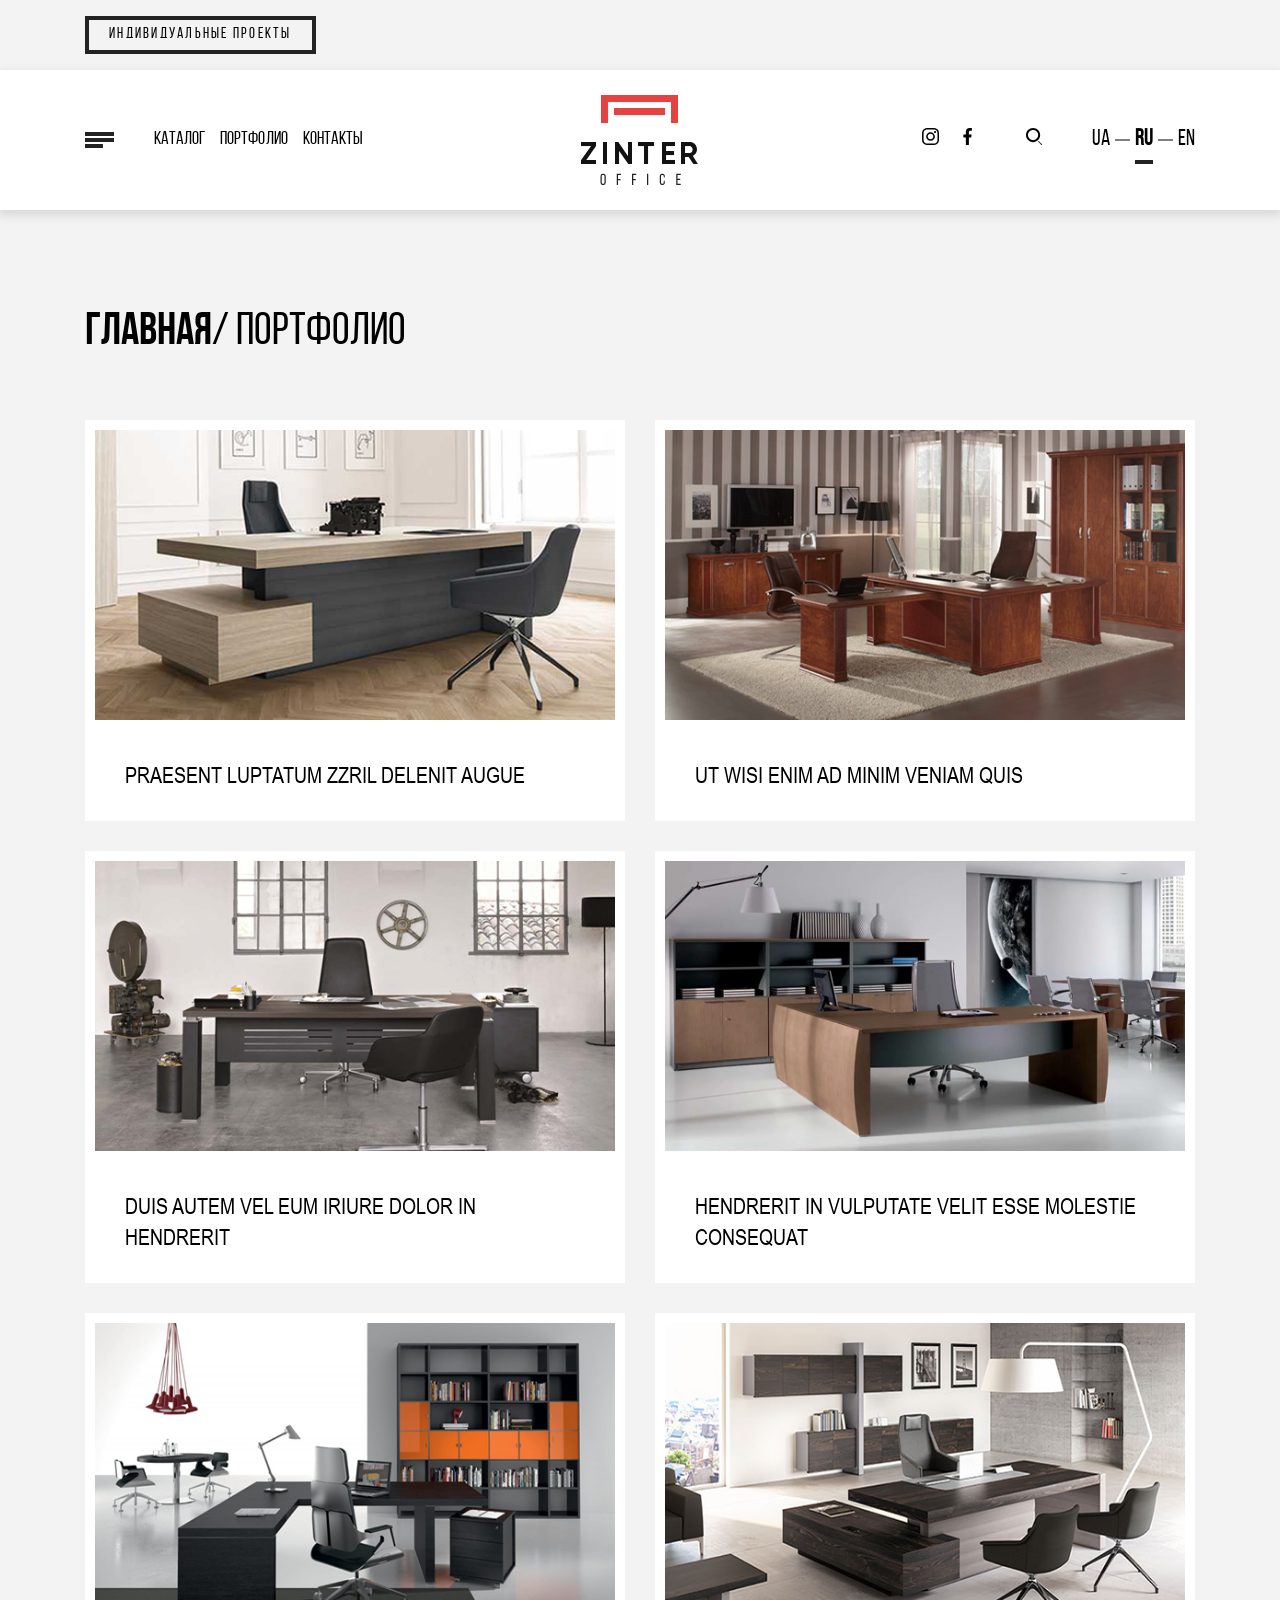
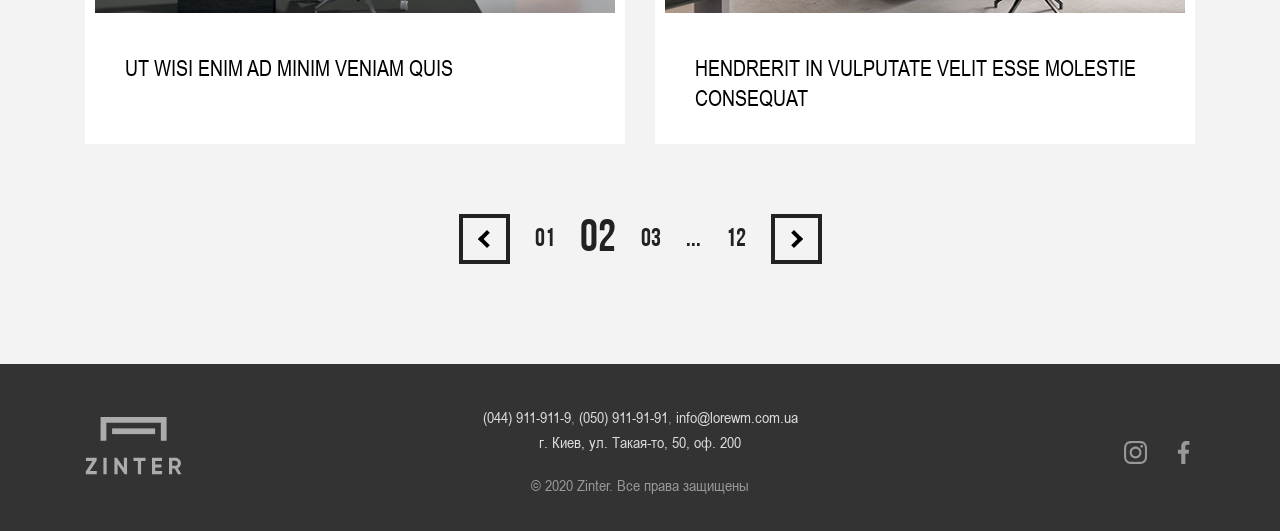
<file: portfolio.html>
<!DOCTYPE html>
<html lang="en">

<!-- Start head -->
<head>
  <meta charset="utf-8" />
  <title>Zinter</title>

  <!-- SEO meta tags -->
  <!-- <meta property="og:url" content="url" />
        <meta property="og:type" content="website" />
        <meta property="og:title" content="title" />
        <meta property="og:description" content="description"/>
        <meta property="og:image" content="url" />
        <meta property="og:site_name" content="title" />
        <meta name="twitter:card" content=summary />
        <meta name="twitter:description" content="description"/>
        <meta name="twitter:title" content="title" /> -->
  <!--End SEO meta tags -->

  <meta http-equiv="X-UA-Compatible" content="IE=edge" />
  <meta name="viewport" content="width=device-width, initial-scale=1, maximum-scale=1" />

  <!-- Template Basic Images Start -->
  <link rel="icon" href="img/favicon.png" />
  <link rel="favicon" sizes="57x57" href="img/favicon.png" />
  <!-- Template Basic Images End -->

  <!-- Custom Browsers Color Start -->
  <meta name="theme-color" content="#000" />
  <!-- Custom Browsers Color End -->


  <style>
    body {
      opacity: 0;
    }

    .modal {
      opacity: 0;
    }

    .dropdown-menu {
      opacity: 0;
      visibility: hidden;
    }

    .header {
      padding: 25px 0;
    }

    .logo-short {
      visibility: hidden;
      display: none;
    }

    .header--scrolling {
      padding: 21px 0;
    }

    .header--scrolling .logo-full,
    .h-search,
    .burger-menu {
      opacity: 0;
    }

    a {
      color: black;
    }

    @media screen and (max-width: 1600px) {
      .header-address {
        opacity: 0;
        visibility: hidden;
      }
    }

    @media screen and (max-width: 991px) {

      .header nav {
        transform: translate3d(100%, 0, 0);
        visibility: hidden;
      }

      .h-search,
      .h-call-wrap {
        transform: translate3d(100%, 0, 0);
        visibility: hidden;
      }

      /*header mega menu */
      .header.header-mega-menu nav {
        transform: translate3d(100%, 0, 0);
        visibility: hidden;
      }
    }
  </style>
<link href="main.css" rel="stylesheet"></head><!-- End head -->

<!-- Body Modifications -->
<!-- fixed header: header position: fixed -->

<body class="fixed-header">
   <div class="preloader">
    <div class="preloader__logo">
    <img src="img/preloader.gif" alt="">
    </div>
  </div>  
  <!-- Start site wrapper -->
  <div class="site-wrapper">
    <div class="container-fluid i-project-wrap hidden-on-tablet">
      <div class="container">
    
        <div class="i-project">
          <a href="individual-project.html" class="btn btn--transparent-black">
            индивидуальные проекты
          </a>
        </div>
      </div>
    </div>
    <!-- Start header -->
    <header class="header">
      <div class="container">
        <div class="header-inner justify-content-between">
          <div class="header-nav">
            <div class="header-link__search header-link__search--mob">
              <div class="h-search-wrap ">
                <div href="#" class="h-search__icon js-header-search">
                  <svg version="1.1" xmlns="http://www.w3.org/2000/svg" xmlns:xlink="http://www.w3.org/1999/xlink" x="0px" y="0px" width="17px"
                       height="18px" viewBox="0 0 17 18" enable-background="new 0 0 17 18" xml:space="preserve">
                              <path fill-rule="evenodd" clip-rule="evenodd" d="M7.5,0C3.358,0,0,3.357,0,7.5S3.358,15,7.5,15c4.143,0,7.5-3.357,7.5-7.5
                                  S11.643,0,7.5,0z M7.5,12.906c-2.986,0-5.406-2.42-5.406-5.406S4.514,2.094,7.5,2.094c2.986,0,5.406,2.42,5.406,5.406
                                  S10.486,12.906,7.5,12.906z"/>
                              
                                  <rect x="14.5" y="13.207" transform="matrix(0.7071 -0.7071 0.7071 0.7071 -6.9203 15.2929)" fill-rule="evenodd" clip-rule="evenodd" fill="#212121" width="1" height="5.585"/>
                  </svg>
                </div>
    
                <div class="js-header-s-cross">
                  &nbsp;
                </div>
                <div class="h-search">
    
                  <form action="" class="h-search__form">
                    <input type="submit" value="Submit" id="search" hidden>
                    <label for="search">
                      <svg version="1.1" xmlns="http://www.w3.org/2000/svg" xmlns:xlink="http://www.w3.org/1999/xlink" x="0px" y="0px" width="17px"
                           height="18px" viewBox="0 0 17 18" enable-background="new 0 0 17 18" xml:space="preserve">
                                  <path fill-rule="evenodd" clip-rule="evenodd" d="M7.5,0C3.358,0,0,3.357,0,7.5S3.358,15,7.5,15c4.143,0,7.5-3.357,7.5-7.5
                                      S11.643,0,7.5,0z M7.5,12.906c-2.986,0-5.406-2.42-5.406-5.406S4.514,2.094,7.5,2.094c2.986,0,5.406,2.42,5.406,5.406
                                      S10.486,12.906,7.5,12.906z"/>
                                  
                                      <rect x="14.5" y="13.207" transform="matrix(0.7071 -0.7071 0.7071 0.7071 -6.9203 15.2929)" fill-rule="evenodd" clip-rule="evenodd" fill="#212121" width="1" height="5.585"/>
                      </svg>
                    </label>
                    <input type="text" name="search">
                  </form>
                </div>
              </div>
            </div>
    
            <div class="burger-wrap">
    
              <div class=" burger">
                <svg class="svg-menu" style="transform: rotateY(181deg);"  version="1.1" xmlns="http://www.w3.org/2000/svg" xmlns:xlink="http://www.w3.org/1999/xlink" x="0px" y="0px" width="29px"
                     height="16px" viewBox="0 0 29 16" enable-background="new 0 0 29 16" xml:space="preserve">
                            <path fill-rule="evenodd" clip-rule="evenodd" fill="#222222" d="M11,16h18v-4H11V16z M0,10h29V6H0V10z M0,0v4h29V0H0z"/>
                </svg>
    
              </div>
              <ul class="burger-menu hidden-on-tablet">
                <li> <a href="#">о компании</a> </li>
    
                <li> <a href="#">Партнерам</a> </li>
                <li> <a href="#">Доставка и оплата</a> </li>
                <li> <a href="blog.html">блог</a> </li>
              </ul>
            </div>
    
            <nav>
              <!--menu mob  start-->
              <ul class="menu">
    
                <div class="js-header-cross menu__cross"></div>
    
                <ul class="header-link__lg hide-pc-flex">
                  <li> <a href="#">UA</a></li>
                  <li><a class="active" href="#">RU</a></li>
                  <li><a href="#">EN</a></li>
                </ul>
    
                <li class="menu-item-has-children item-nav">
                  <span> КАТАЛОГ </span>
                  <ul class="dropdown-menu">
                    <li><a href="catalog-single.html"> Стулья и кресла</a></li>
                    <ul class="dropdown-menu__sub">
                      <li><a href="catalog-single.html">Стулья мягкие драпир</a></li>
                      <li><a href="catalog-single.html">Стулья жесткие фанер</a></li>
                    </ul>
                    <li><a href="##"> Столы компьютерные</a></li>
                    <li><a href="###"> Письменные столы</a></li>
                  </ul>
                </li>
                <li class="hide-pc">
                  <a href="individual-project.html">индивидуальные проекты</a>
                </li>
                <li>
                  <a href="portfolio.html">ПОРТФОЛИО</a>
                </li>
                <li class="hide-pc"> <a href="#"> о компании</a> </li>
    
                <li class="hide-pc"> <a href="#"> Партнерам</a> </li>
                <li class="hide-pc"> <a href="#"> Доставка и оплата</a> </li>
                <li class="hide-pc"> <a href="#"> блог</a> </li>
                <li>
                  <a href="contact.html">КОНТАКТЫ</a>
                </li>
    
                <div class="header-link__social hide-pc-flex">
                  <a href="google.com" target="_blank">
                    <svg enable-background="new 0 0 24 24" height="30" viewBox="0 0 24 24" width="30"
                        xmlns="http://www.w3.org/2000/svg">
                        <path fill="white"
                            d="m23.155 13.893c.716-6.027-.344-9.832-2.256-11.553l.001-.001c-3.086-2.939-13.508-3.374-17.2.132-1.658 1.715-2.242 4.232-2.306 7.348-.064 3.117-.14 8.956 5.301 10.54h.005l-.005 2.419s-.037.98.589 1.177c.716.232 1.04-.223 3.267-2.883 3.724.323 6.584-.417 6.909-.525.752-.252 5.007-.815 5.695-6.654zm-12.237 5.477s-2.357 2.939-3.09 3.702c-.24.248-.503.225-.499-.267 0-.323.018-4.016.018-4.016-4.613-1.322-4.341-6.294-4.291-8.895.05-2.602.526-4.733 1.93-6.168 3.239-3.037 12.376-2.358 14.704-.17 2.846 2.523 1.833 9.651 1.839 9.894-.585 4.874-4.033 5.183-4.667 5.394-.271.09-2.786.737-5.944.526z" />
                        <path  fill="white"
                            d="m15.521 12.774c-.494-.286-.997-.108-1.205.173l-.435.563c-.221.286-.634.248-.634.248-3.014-.797-3.82-3.951-3.82-3.951s-.037-.427.239-.656l.544-.45c.272-.216.444-.736.167-1.247-.74-1.337-1.237-1.798-1.49-2.152-.266-.333-.666-.408-1.082-.183h-.009c-.865.506-1.812 1.453-1.509 2.428.517 1.028 1.467 4.305 4.495 6.781 1.423 1.171 3.675 2.371 4.631 2.648l.009.014c.942.314 1.858-.67 2.347-1.561v-.007c.217-.431.145-.839-.172-1.106-.562-.548-1.41-1.153-2.076-1.542z" />
                        </svg>              </a>
                  <a href="#" target="_blank" target="_blank">
                    <svg version="1.1" xmlns="http://www.w3.org/2000/svg" xmlns:xlink="http://www.w3.org/1999/xlink" x="0px" y="0px"
                         viewBox="0 0 300 300" style="enable-background: new 0 0 300 300;" xml:space="preserve">
                        <path fill="white" d="M5.299,144.645l69.126,25.8l26.756,86.047c1.712,5.511,8.451,7.548,12.924,3.891l38.532-31.412
                            c4.039-3.291,9.792-3.455,14.013-0.391l69.498,50.457c4.785,3.478,11.564,0.856,12.764-4.926L299.823,29.22
                            c1.31-6.316-4.896-11.585-10.91-9.259L5.218,129.402C-1.783,132.102-1.722,142.014,5.299,144.645z M96.869,156.711l135.098-83.207
                            c2.428-1.491,4.926,1.792,2.841,3.726L123.313,180.87c-3.919,3.648-6.447,8.53-7.163,13.829l-3.798,28.146
                            c-0.503,3.758-5.782,4.131-6.819,0.494l-14.607-51.325C89.253,166.16,91.691,159.907,96.869,156.711z"/>
                    </svg>
                  </a>
                  <a href="#" target="_blank" target="_blank">
                    <svg height="511pt" viewBox="0 0 511 511.9" width="511pt" xmlns="http://www.w3.org/2000/svg">
                      <path
                        d="m510.949219 150.5c-1.199219-27.199219-5.597657-45.898438-11.898438-62.101562-6.5-17.199219-16.5-32.597657-29.601562-45.398438-12.800781-13-28.300781-23.101562-45.300781-29.5-16.296876-6.300781-34.898438-10.699219-62.097657-11.898438-27.402343-1.300781-36.101562-1.601562-105.601562-1.601562s-78.199219.300781-105.5 1.5c-27.199219 1.199219-45.898438 5.601562-62.097657 11.898438-17.203124 6.5-32.601562 16.5-45.402343 29.601562-13 12.800781-23.097657 28.300781-29.5 45.300781-6.300781 16.300781-10.699219 34.898438-11.898438 62.097657-1.300781 27.402343-1.601562 36.101562-1.601562 105.601562s.300781 78.199219 1.5 105.5c1.199219 27.199219 5.601562 45.898438 11.902343 62.101562 6.5 17.199219 16.597657 32.597657 29.597657 45.398438 12.800781 13 28.300781 23.101562 45.300781 29.5 16.300781 6.300781 34.898438 10.699219 62.101562 11.898438 27.296876 1.203124 36 1.5 105.5 1.5s78.199219-.296876 105.5-1.5c27.199219-1.199219 45.898438-5.597657 62.097657-11.898438 34.402343-13.300781 61.601562-40.5 74.902343-74.898438 6.296876-16.300781 10.699219-34.902343 11.898438-62.101562 1.199219-27.300781 1.5-36 1.5-105.5s-.101562-78.199219-1.300781-105.5zm-46.097657 209c-1.101562 25-5.300781 38.5-8.800781 47.5-8.601562 22.300781-26.300781 40-48.601562 48.601562-9 3.5-22.597657 7.699219-47.5 8.796876-27 1.203124-35.097657 1.5-103.398438 1.5s-76.5-.296876-103.402343-1.5c-25-1.097657-38.5-5.296876-47.5-8.796876-11.097657-4.101562-21.199219-10.601562-29.398438-19.101562-8.5-8.300781-15-18.300781-19.101562-29.398438-3.5-9-7.699219-22.601562-8.796876-47.5-1.203124-27-1.5-35.101562-1.5-103.402343s.296876-76.5 1.5-103.398438c1.097657-25 5.296876-38.5 8.796876-47.5 4.101562-11.101562 10.601562-21.199219 19.203124-29.402343 8.296876-8.5 18.296876-15 29.398438-19.097657 9-3.5 22.601562-7.699219 47.5-8.800781 27-1.199219 35.101562-1.5 103.398438-1.5 68.402343 0 76.5.300781 103.402343 1.5 25 1.101562 38.5 5.300781 47.5 8.800781 11.097657 4.097657 21.199219 10.597657 29.398438 19.097657 8.5 8.300781 15 18.300781 19.101562 29.402343 3.5 9 7.699219 22.597657 8.800781 47.5 1.199219 27 1.5 35.097657 1.5 103.398438s-.300781 76.300781-1.5 103.300781zm0 0" />
                      <path
                        d="m256.449219 124.5c-72.597657 0-131.5 58.898438-131.5 131.5s58.902343 131.5 131.5 131.5c72.601562 0 131.5-58.898438 131.5-131.5s-58.898438-131.5-131.5-131.5zm0 216.800781c-47.097657 0-85.300781-38.199219-85.300781-85.300781s38.203124-85.300781 85.300781-85.300781c47.101562 0 85.300781 38.199219 85.300781 85.300781s-38.199219 85.300781-85.300781 85.300781zm0 0" />
                      <path
                        d="m423.851562 119.300781c0 16.953125-13.746093 30.699219-30.703124 30.699219-16.953126 0-30.699219-13.746094-30.699219-30.699219 0-16.957031 13.746093-30.699219 30.699219-30.699219 16.957031 0 30.703124 13.742188 30.703124 30.699219zm0 0" />
                      </svg>              </a>
                  <a href="#" target="_blank" target="_blank">
                    <svg enable-background="new 0 0 24 24" height="512" viewBox="0 0 24 24" width="512"
                      xmlns="http://www.w3.org/2000/svg">
                      <path
                        d="m15.997 3.985h2.191v-3.816c-.378-.052-1.678-.169-3.192-.169-3.159 0-5.323 1.987-5.323 5.639v3.361h-3.486v4.266h3.486v10.734h4.274v-10.733h3.345l.531-4.266h-3.877v-2.939c.001-1.233.333-2.077 2.051-2.077z" />
                      </svg>              </a>
                </div>
    
                
    
              </ul>
              <!--menu mob  end-->
    
            </nav>
          </div>
    
    
          <div class="header-logo">
            <a href="sitemap.html" class="logo">
              <img src="img/logo.gif" class="img-responsive logo-full hidden-on-tablet" alt="">
              <svg class="logo-short" version="1.1" xmlns="http://www.w3.org/2000/svg" xmlns:xlink="http://www.w3.org/1999/xlink" x="0px" y="0px" width="71px"
                   height="25px" viewBox="0 0 71 25" enable-background="new 0 0 71 25" xml:space="preserve">
                          <path fill-rule="evenodd" clip-rule="evenodd" fill="#E54243" d="M12,19h47v-6H12V19z M0,0v25h6V7h59v18h6V0H0z"/>
              </svg>
              <svg class="logo-mob hide-pc-flex" version="1.1" xmlns="http://www.w3.org/2000/svg" xmlns:xlink="http://www.w3.org/1999/xlink" x="0px" y="0px"
                   width="446.305px" height="231.522px" viewBox="0 0 446.305 231.522" enable-background="new 0 0 446.305 231.522"
                   xml:space="preserve">
                  <path fill-rule="evenodd" clip-rule="evenodd" fill="#111111" d="M57.906,147.482H1.016v15.19h38.4l-38.4,54.11v14.24h56.89v-15.19
                      h-36.98l36.98-53.16V147.482z M84.446,231.022h15.17v-83.54h-15.17v82.41V231.022z M179.256,201.532l-36.92-54.05h-12.38v83.54
                      h15.17v-50.37l35.26,50.37h14.04v-83.54h-15.17v50.26V201.532z M215.776,147.482h1.4l0.01-1.48L215.776,147.482z M277.866,147.482
                      h-60.69l0.01,15.19h22.75v68.35h15.17v-68.35h22.76V147.482z M325.226,196.852h28.48v-15.19h-30.34v-18.99h34.14v-15.19h-49.31
                      v83.54h49.31v-15.19h-34.14v-18.63L325.226,196.852z M413.186,162.672c3.08,0,5.69,2.32,7.88,4.69c2.19,2.37,3.32,5.22,3.32,8.6
                      s-1.13,7.36-3.32,9.73c-2.19,2.38-4.8,3.56-7.88,3.56h-17.76v-26.58h16.65H413.186z M444.016,231.022l-19.28-31.09
                      c4.74-2.13,8.6-5.4,11.5-9.79c2.9-4.39,4.38-9.13,4.38-14.24c0-7.47-2.66-15.07-8-20.41c-5.33-5.34-11.85-8.01-19.43-8.01h-32.93
                      v83.54h15.17v-26.82h14.06l17.7,26.82H444.016z"/>
              <path fill-rule="evenodd" clip-rule="evenodd" fill="#E54243" d="M71.016,0.022v107h27v-80h239v80h27v-107H71.016z M121.016,50.022
                  v27h193v-27H121.016z"/>
              </svg>
            </a>
          </div>
    
          <div class="header-link">
            <div class="header-link__mail">
              <a href="mailto:info@lorewm.com.ua"><svg height="16" version="1.1" xmlns="http://www.w3.org/2000/svg" xmlns:xlink="http://www.w3.org/1999/xlink" x="0px" y="0px"
        viewBox="0 0 477.867 477.867" style="enable-background: new 0 0 477.867 477.867;" xml:space="preserve">
        <path d="M460.8,68.267H17.067l221.867,182.75L463.309,68.779C462.488,68.539,461.649,68.368,460.8,68.267z" />
        <path d="M249.702,286.31c-6.288,5.149-15.335,5.149-21.623,0L0,98.406v294.127c0,9.426,7.641,17.067,17.067,17.067H460.8
                c9.426,0,17.067-7.641,17.067-17.067V100.932L249.702,286.31z" />
    </svg> </a>
            </div>
    
            <div class="header-link__social hidden-on-tablet">
              <a href="#" target="_blank">
                <svg height="511pt" viewBox="0 0 511 511.9" width="511pt" xmlns="http://www.w3.org/2000/svg">
                  <path
                    d="m510.949219 150.5c-1.199219-27.199219-5.597657-45.898438-11.898438-62.101562-6.5-17.199219-16.5-32.597657-29.601562-45.398438-12.800781-13-28.300781-23.101562-45.300781-29.5-16.296876-6.300781-34.898438-10.699219-62.097657-11.898438-27.402343-1.300781-36.101562-1.601562-105.601562-1.601562s-78.199219.300781-105.5 1.5c-27.199219 1.199219-45.898438 5.601562-62.097657 11.898438-17.203124 6.5-32.601562 16.5-45.402343 29.601562-13 12.800781-23.097657 28.300781-29.5 45.300781-6.300781 16.300781-10.699219 34.898438-11.898438 62.097657-1.300781 27.402343-1.601562 36.101562-1.601562 105.601562s.300781 78.199219 1.5 105.5c1.199219 27.199219 5.601562 45.898438 11.902343 62.101562 6.5 17.199219 16.597657 32.597657 29.597657 45.398438 12.800781 13 28.300781 23.101562 45.300781 29.5 16.300781 6.300781 34.898438 10.699219 62.101562 11.898438 27.296876 1.203124 36 1.5 105.5 1.5s78.199219-.296876 105.5-1.5c27.199219-1.199219 45.898438-5.597657 62.097657-11.898438 34.402343-13.300781 61.601562-40.5 74.902343-74.898438 6.296876-16.300781 10.699219-34.902343 11.898438-62.101562 1.199219-27.300781 1.5-36 1.5-105.5s-.101562-78.199219-1.300781-105.5zm-46.097657 209c-1.101562 25-5.300781 38.5-8.800781 47.5-8.601562 22.300781-26.300781 40-48.601562 48.601562-9 3.5-22.597657 7.699219-47.5 8.796876-27 1.203124-35.097657 1.5-103.398438 1.5s-76.5-.296876-103.402343-1.5c-25-1.097657-38.5-5.296876-47.5-8.796876-11.097657-4.101562-21.199219-10.601562-29.398438-19.101562-8.5-8.300781-15-18.300781-19.101562-29.398438-3.5-9-7.699219-22.601562-8.796876-47.5-1.203124-27-1.5-35.101562-1.5-103.402343s.296876-76.5 1.5-103.398438c1.097657-25 5.296876-38.5 8.796876-47.5 4.101562-11.101562 10.601562-21.199219 19.203124-29.402343 8.296876-8.5 18.296876-15 29.398438-19.097657 9-3.5 22.601562-7.699219 47.5-8.800781 27-1.199219 35.101562-1.5 103.398438-1.5 68.402343 0 76.5.300781 103.402343 1.5 25 1.101562 38.5 5.300781 47.5 8.800781 11.097657 4.097657 21.199219 10.597657 29.398438 19.097657 8.5 8.300781 15 18.300781 19.101562 29.402343 3.5 9 7.699219 22.597657 8.800781 47.5 1.199219 27 1.5 35.097657 1.5 103.398438s-.300781 76.300781-1.5 103.300781zm0 0" />
                  <path
                    d="m256.449219 124.5c-72.597657 0-131.5 58.898438-131.5 131.5s58.902343 131.5 131.5 131.5c72.601562 0 131.5-58.898438 131.5-131.5s-58.898438-131.5-131.5-131.5zm0 216.800781c-47.097657 0-85.300781-38.199219-85.300781-85.300781s38.203124-85.300781 85.300781-85.300781c47.101562 0 85.300781 38.199219 85.300781 85.300781s-38.199219 85.300781-85.300781 85.300781zm0 0" />
                  <path
                    d="m423.851562 119.300781c0 16.953125-13.746093 30.699219-30.703124 30.699219-16.953126 0-30.699219-13.746094-30.699219-30.699219 0-16.957031 13.746093-30.699219 30.699219-30.699219 16.957031 0 30.703124 13.742188 30.703124 30.699219zm0 0" />
                  </svg>          </a>
              <a href="#" target="_blank">
                <svg enable-background="new 0 0 24 24" height="512" viewBox="0 0 24 24" width="512"
                  xmlns="http://www.w3.org/2000/svg">
                  <path
                    d="m15.997 3.985h2.191v-3.816c-.378-.052-1.678-.169-3.192-.169-3.159 0-5.323 1.987-5.323 5.639v3.361h-3.486v4.266h3.486v10.734h4.274v-10.733h3.345l.531-4.266h-3.877v-2.939c.001-1.233.333-2.077 2.051-2.077z" />
                  </svg>          </a>
            </div>
    
            <div class="header-link__search">
              <div class="h-search-wrap ">
                <div href="#" class="h-search__icon js-header-search">
                  <svg version="1.1" xmlns="http://www.w3.org/2000/svg" xmlns:xlink="http://www.w3.org/1999/xlink" x="0px" y="0px" width="17px"
                       height="18px" viewBox="0 0 17 18" enable-background="new 0 0 17 18" xml:space="preserve">
                              <path fill-rule="evenodd" clip-rule="evenodd" d="M7.5,0C3.358,0,0,3.357,0,7.5S3.358,15,7.5,15c4.143,0,7.5-3.357,7.5-7.5
                                  S11.643,0,7.5,0z M7.5,12.906c-2.986,0-5.406-2.42-5.406-5.406S4.514,2.094,7.5,2.094c2.986,0,5.406,2.42,5.406,5.406
                                  S10.486,12.906,7.5,12.906z"/>
                              
                                  <rect x="14.5" y="13.207" transform="matrix(0.7071 -0.7071 0.7071 0.7071 -6.9203 15.2929)" fill-rule="evenodd" clip-rule="evenodd" fill="#212121" width="1" height="5.585"/>
                  </svg>
                </div>
    
                <div class="js-header-s-cross">
                  &nbsp;
                </div>
                <div class="h-search">
    
                  <form action="" class="h-search__form">
                    <input type="submit" value="Submit" id="search" hidden>
                    <label for="search">
                      <svg version="1.1" xmlns="http://www.w3.org/2000/svg" xmlns:xlink="http://www.w3.org/1999/xlink" x="0px" y="0px" width="17px"
                           height="18px" viewBox="0 0 17 18" enable-background="new 0 0 17 18" xml:space="preserve">
                                  <path fill-rule="evenodd" clip-rule="evenodd" d="M7.5,0C3.358,0,0,3.357,0,7.5S3.358,15,7.5,15c4.143,0,7.5-3.357,7.5-7.5
                                      S11.643,0,7.5,0z M7.5,12.906c-2.986,0-5.406-2.42-5.406-5.406S4.514,2.094,7.5,2.094c2.986,0,5.406,2.42,5.406,5.406
                                      S10.486,12.906,7.5,12.906z"/>
                                  
                                      <rect x="14.5" y="13.207" transform="matrix(0.7071 -0.7071 0.7071 0.7071 -6.9203 15.2929)" fill-rule="evenodd" clip-rule="evenodd" fill="#212121" width="1" height="5.585"/>
                      </svg>
                    </label>
                    <input type="text" name="search">
                  </form>
                </div>
              </div>
            </div>
            <ul class="header-link__lg hidden-on-tablet">
              <li> <a href="#">UA</a></li>
              <li><a class="active" href="#">RU</a></li>
              <li><a href="#">EN</a></li>
            </ul>
    
            <div class="header-link__call hide-pc-flex js-active-call">
              <svg height="22" version="1.1" xmlns="http://www.w3.org/2000/svg" xmlns:xlink="http://www.w3.org/1999/xlink" x="0px" y="0px"
                   viewBox="0 0 384 384" style="enable-background: new 0 0 384 384;" xml:space="preserve">
                      <path d="M353.188,252.052c-23.51,0-46.594-3.677-68.469-10.906c-10.719-3.656-23.896-0.302-30.438,6.417l-43.177,32.594
                          c-50.073-26.729-80.917-57.563-107.281-107.26l31.635-42.052c8.219-8.208,11.167-20.198,7.635-31.448
                          c-7.26-21.99-10.948-45.063-10.948-68.583C132.146,13.823,118.323,0,101.333,0H30.813C13.823,0,0,13.823,0,30.813
                          C0,225.563,158.438,384,353.188,384c16.99,0,30.813-13.823,30.813-30.813v-70.323C384,265.875,370.177,252.052,353.188,252.052z"
                          />
              </svg>
              <div class="h-call-wrap">
                <div class="js-header-s-cross">
                  &nbsp;
                </div>
                <a href="tel:+38(044)911-91-19 ">+38 (044) 911-91-19 </a>
                <a href="tel:+38(050)911-91-91 ">+38 (050) 911-91-91 </a>
              </div>
            </div>
          </div>
    
        </div>
      </div>
    </header>    <!-- End header -->

    <!--Start page-->
    <div class="page-wrapper">

      <!-- Start portfolio -->
      <!-- Start name portfolio -->
      <section class="section portfolio " id="portfolio">
        <div class="container">
      
          <div class="section__head">
            <h2 class="title title--section fadeInDown animated">
              <span> <a href="/">ГЛАВНАЯ</a></span>/ портфолио
            </h2>
          </div>
      
          <div class="row">
           <div class="col-12 col-md-6 ">
             <a href="portfolio-single.html" class="portfolio-card  fadeInLeft animated">
               <div class="portfolio-card__picture">
                 <img src="../img/portfolio1.png" data-src="img/portfolio1.png" alt="">
               </div>
           
                 <h5 class="portfolio-card__descr">Praesent luptatum zzril delenit augue </h5>
             </a>
           </div>     <div class="col-12 col-md-6 ">
             <a href="portfolio-single.html" class="portfolio-card  fadeInRight animated">
               <div class="portfolio-card__picture">
                 <img src="../img/portfolio2.png" data-src="img/portfolio2.png" alt="">
               </div>
           
                 <h5 class="portfolio-card__descr">Ut wisi enim ad minim veniam quis </h5>
             </a>
           </div>     <div class="col-12 col-md-6 ">
             <a href="portfolio-single.html" class="portfolio-card  fadeInLeft animated">
               <div class="portfolio-card__picture">
                 <img src="../img/portfolio3.png" data-src="img/portfolio3.png" alt="">
               </div>
           
                 <h5 class="portfolio-card__descr">Duis autem vel eum iriure dolor in hendrerit </h5>
             </a>
           </div>     <div class="col-12 col-md-6 ">
             <a href="portfolio-single.html" class="portfolio-card  fadeInRight animated">
               <div class="portfolio-card__picture">
                 <img src="../img/portfolio4.png" data-src="img/portfolio4.png" alt="">
               </div>
           
                 <h5 class="portfolio-card__descr">Hendrerit in vulputate velit esse molestie consequat</h5>
             </a>
           </div>     <div class="col-12 col-md-6 ">
             <a href="portfolio-single.html" class="portfolio-card  fadeInLeft animated">
               <div class="portfolio-card__picture">
                 <img src="../img/portfolio5.png" data-src="img/portfolio5.png" alt="">
               </div>
           
                 <h5 class="portfolio-card__descr">Ut wisi enim ad minim veniam quis </h5>
             </a>
           </div>     <div class="col-12 col-md-6 ">
             <a href="portfolio-single.html" class="portfolio-card  fadeInRight animated">
               <div class="portfolio-card__picture">
                 <img src="../img/portfolio6.png" data-src="img/portfolio6.png" alt="">
               </div>
           
                 <h5 class="portfolio-card__descr">Hendrerit in vulputate velit esse molestie consequat</h5>
             </a>
           </div>    </div>
      
            <!-- Start pagination -->
            <ul class="pagination">
              <li> <a class="prev" href=""><svg width="13" height="18" viewBox="0 0 13 18" fill="none" xmlns="http://www.w3.org/2000/svg">
            <line x1="10.4142" y1="1.41421" x2="1.41421" y2="10.4142" stroke="black" stroke-width="4"/>
            <line x1="1.41421" y1="7.58579" x2="10.4142" y2="16.5858" stroke="black" stroke-width="4"/>
            </svg>
            </a> </li>
              <li> <a href="">01</a> </li>
              <li> <a class="active" href="">02</a> </li>
              <li> <a href="">03</a> </li>
              <li> <span>...</span> </li>
              <li> <a href="">12</a> </li>
              <li> <a class="next" href=""><svg width="13" height="18" viewBox="0 0 13 18" fill="none" xmlns="http://www.w3.org/2000/svg">
            <line x1="10.4142" y1="1.41421" x2="1.41421" y2="10.4142" stroke="black" stroke-width="4"/>
            <line x1="1.41421" y1="7.58579" x2="10.4142" y2="16.5858" stroke="black" stroke-width="4"/>
            </svg>
            </a> </li>
            </ul>
            <!-- End pagination -->
        </div>
      </section>
      <!-- End name portfolio -->      <!-- End portfolio -->
   
    </div>
    <!--End page-->

    <!-- Start footer -->
    <footer class="footer ">
      <div class="container">
        <div class="row">
    
          <div class="col-12 col-lg-3 d-flex justify-content-start">
            <div class="footer-logo-wrap">
    
              <div class="footer-logo">
                <a href="/">
                  <svg version="1.1"
                       id="Слой_1" sodipodi:docname="Р›РѕРіРѕС‚РёРї РІ С„СѓС‚РµСЂ.svg" inkscape:version="0.92.4 (5da689c313, 2019-01-14)" xmlns:inkscape="http://www.inkscape.org/namespaces/inkscape" xmlns:sodipodi="http://sodipodi.sourceforge.net/DTD/sodipodi-0.dtd" xmlns:svg="http://www.w3.org/2000/svg" xmlns:rdf="http://www.w3.org/1999/02/22-rdf-syntax-ns#" xmlns:dc="http://purl.org/dc/elements/1.1/" xmlns:cc="http://creativecommons.org/ns#"
                       xmlns="http://www.w3.org/2000/svg" xmlns:xlink="http://www.w3.org/1999/xlink" x="0px" y="0px" width="112.25px"
                       height="69.167px" viewBox="9.25 0 112.25 69.167" enable-background="new 9.25 0 112.25 69.167" xml:space="preserve">
                  <sodipodi:namedview  id="namedview33" inkscape:current-layer="Слой_1" inkscape:window-y="-8" pagecolor="#ffffff" bordercolor="#666666" borderopacity="1" objecttolerance="10" gridtolerance="10" guidetolerance="10" showgrid="false" inkscape:zoom="2.4246658" inkscape:cx="65.5" inkscape:cy="48.6665" inkscape:window-maximized="1" inkscape:pageopacity="0" inkscape:pageshadow="2" inkscape:window-width="1920" inkscape:window-height="1028" inkscape:window-x="-8">
                      </sodipodi:namedview>
                  <polygon id="polygon2" fill="#ACACAC" points="27.226,29.767 33.847,29.767 33.847,8.787 96.706,8.787 96.706,29.767 
                      103.326,29.767 103.326,2.167 27.226,2.167 "/>
                  <rect id="rect4" x="40.466" y="15.417" fill="#ACACAC" width="49.62" height="6.62"/>
                  <path id="polygon8" inkscape:connector-curvature="0" fill="#ACACAC" d="M10.331,49.418v3.539h7.631l-7.82,12.279v2.951h12.709
                      v-3.531h-7.979l7.82-12.32v-2.918H10.331z M30.493,49.418v18.77h3.709v-18.77H30.493z M43.161,49.418v18.77h3.701V56.717
                      l8.061,11.471h2.828v-18.77h-3.709v11.449l-8.061-11.449H43.161z M65.173,49.418v3.539h5.049v15.23h3.709v-15.23h5.07v-3.539H65.173
                      z M86.521,49.418v18.77h11.631v-3.531h-7.92v-4.219h7.119v-3.48h-7.119v-4h7.789v-3.539H86.521z M106.091,49.418v18.77h3.711v-6.52
                      h2.82l3.789,6.52h4l-4.16-7.08c1.09-0.5,1.971-1.24,2.631-2.23c0.66-1,0.99-2.07,0.99-3.24c0-1.711-0.61-3.182-1.83-4.391
                      c-1.21-1.221-2.69-1.828-4.42-1.828H106.091z M109.802,52.877h3.82c0.69,0,1.289,0.268,1.789,0.809c0.5,0.539,0.76,1.19,0.76,1.961
                      c0,0.76-0.26,1.418-0.76,1.969c-0.5,0.539-1.099,0.811-1.789,0.811h-3.82V52.877z"/>
                  </svg>
                </a>
              </div>
    
            </div>
          </div>
    
          <div class="col-12 col-lg-6 footer-contact-wrap">
            <div class="footer-contact">
              <div class="footer-row">
                <div class="footer-contact__phone">
                  <a href="tel:+(044)911-911-9">(044) 911-911-9</a>,
                  <a href="tel:+(044)911-911-9">(050) 911-91-91</a>
                </div>
                <a href="mailto:info@lorewm.com.ua">info@lorewm.com.ua</a>
              </div>
              <a href="#">г. Киев, ул. Такая-то, 50, оф. 200 </a>
            </div>
    
            <div class="footer-copy">
              <p>
                © 2020 Zinter. Все права защищены
              </p>
            </div>
    
          </div>
    
          <div class="col-12 col-lg-3 footer-social-wrap">
    
            <div class="footer-social">
              <a href="#" target="_blank">
                <svg height="511pt" viewBox="0 0 511 511.9" width="511pt" xmlns="http://www.w3.org/2000/svg">
                  <path
                    d="m510.949219 150.5c-1.199219-27.199219-5.597657-45.898438-11.898438-62.101562-6.5-17.199219-16.5-32.597657-29.601562-45.398438-12.800781-13-28.300781-23.101562-45.300781-29.5-16.296876-6.300781-34.898438-10.699219-62.097657-11.898438-27.402343-1.300781-36.101562-1.601562-105.601562-1.601562s-78.199219.300781-105.5 1.5c-27.199219 1.199219-45.898438 5.601562-62.097657 11.898438-17.203124 6.5-32.601562 16.5-45.402343 29.601562-13 12.800781-23.097657 28.300781-29.5 45.300781-6.300781 16.300781-10.699219 34.898438-11.898438 62.097657-1.300781 27.402343-1.601562 36.101562-1.601562 105.601562s.300781 78.199219 1.5 105.5c1.199219 27.199219 5.601562 45.898438 11.902343 62.101562 6.5 17.199219 16.597657 32.597657 29.597657 45.398438 12.800781 13 28.300781 23.101562 45.300781 29.5 16.300781 6.300781 34.898438 10.699219 62.101562 11.898438 27.296876 1.203124 36 1.5 105.5 1.5s78.199219-.296876 105.5-1.5c27.199219-1.199219 45.898438-5.597657 62.097657-11.898438 34.402343-13.300781 61.601562-40.5 74.902343-74.898438 6.296876-16.300781 10.699219-34.902343 11.898438-62.101562 1.199219-27.300781 1.5-36 1.5-105.5s-.101562-78.199219-1.300781-105.5zm-46.097657 209c-1.101562 25-5.300781 38.5-8.800781 47.5-8.601562 22.300781-26.300781 40-48.601562 48.601562-9 3.5-22.597657 7.699219-47.5 8.796876-27 1.203124-35.097657 1.5-103.398438 1.5s-76.5-.296876-103.402343-1.5c-25-1.097657-38.5-5.296876-47.5-8.796876-11.097657-4.101562-21.199219-10.601562-29.398438-19.101562-8.5-8.300781-15-18.300781-19.101562-29.398438-3.5-9-7.699219-22.601562-8.796876-47.5-1.203124-27-1.5-35.101562-1.5-103.402343s.296876-76.5 1.5-103.398438c1.097657-25 5.296876-38.5 8.796876-47.5 4.101562-11.101562 10.601562-21.199219 19.203124-29.402343 8.296876-8.5 18.296876-15 29.398438-19.097657 9-3.5 22.601562-7.699219 47.5-8.800781 27-1.199219 35.101562-1.5 103.398438-1.5 68.402343 0 76.5.300781 103.402343 1.5 25 1.101562 38.5 5.300781 47.5 8.800781 11.097657 4.097657 21.199219 10.597657 29.398438 19.097657 8.5 8.300781 15 18.300781 19.101562 29.402343 3.5 9 7.699219 22.597657 8.800781 47.5 1.199219 27 1.5 35.097657 1.5 103.398438s-.300781 76.300781-1.5 103.300781zm0 0" />
                  <path
                    d="m256.449219 124.5c-72.597657 0-131.5 58.898438-131.5 131.5s58.902343 131.5 131.5 131.5c72.601562 0 131.5-58.898438 131.5-131.5s-58.898438-131.5-131.5-131.5zm0 216.800781c-47.097657 0-85.300781-38.199219-85.300781-85.300781s38.203124-85.300781 85.300781-85.300781c47.101562 0 85.300781 38.199219 85.300781 85.300781s-38.199219 85.300781-85.300781 85.300781zm0 0" />
                  <path
                    d="m423.851562 119.300781c0 16.953125-13.746093 30.699219-30.703124 30.699219-16.953126 0-30.699219-13.746094-30.699219-30.699219 0-16.957031 13.746093-30.699219 30.699219-30.699219 16.957031 0 30.703124 13.742188 30.703124 30.699219zm0 0" />
                  </svg>          </a>
              <a href="#" target="_blank">
                <svg enable-background="new 0 0 24 24" height="512" viewBox="0 0 24 24" width="512"
                  xmlns="http://www.w3.org/2000/svg">
                  <path
                    d="m15.997 3.985h2.191v-3.816c-.378-.052-1.678-.169-3.192-.169-3.159 0-5.323 1.987-5.323 5.639v3.361h-3.486v4.266h3.486v10.734h4.274v-10.733h3.345l.531-4.266h-3.877v-2.939c.001-1.233.333-2.077 2.051-2.077z" />
                  </svg>          </a>
            </div>
    
          </div>
    
        </div>
    
      </div>
    
    </footer>    <!-- End footer -->

  </div>
  <!-- End site wrapper -->
<script type="text/javascript" src="bundle.js"></script><script type="text/javascript" src="modalNotification.js"></script></body>

</html>
</file>
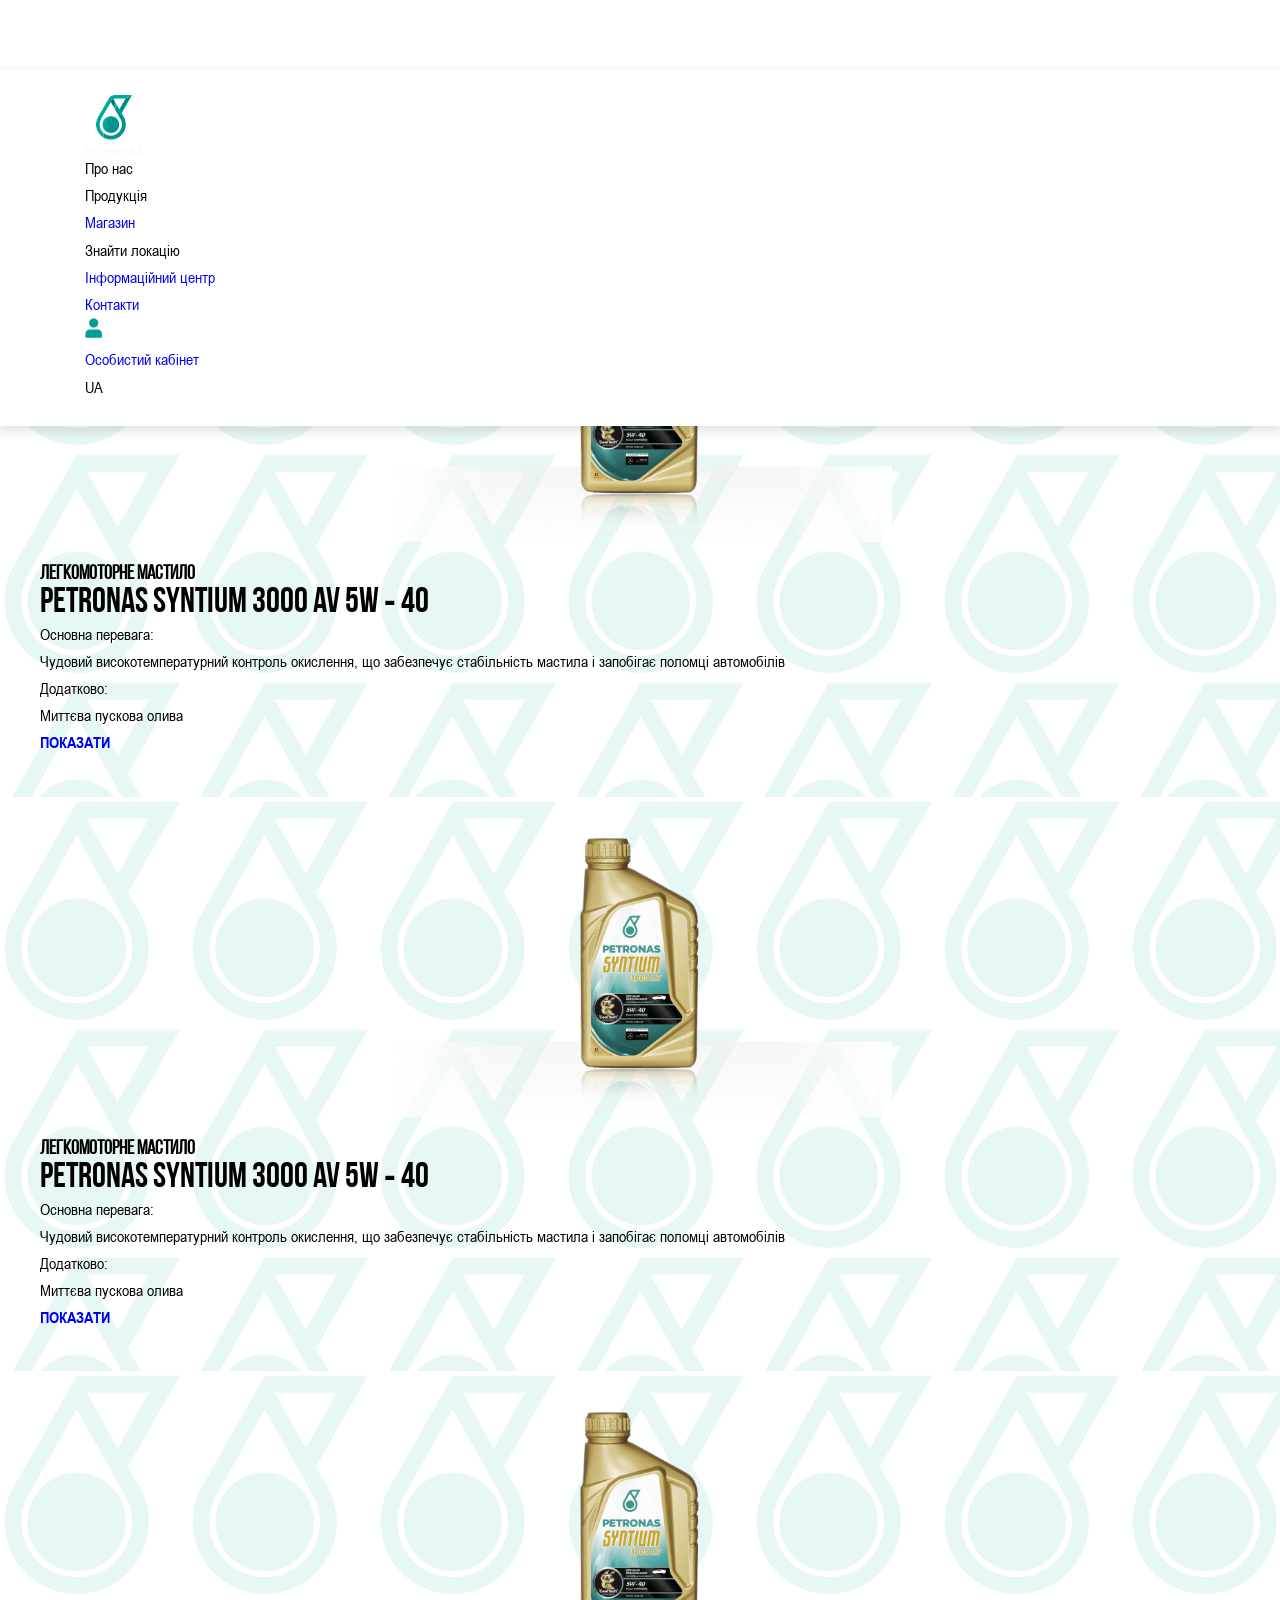
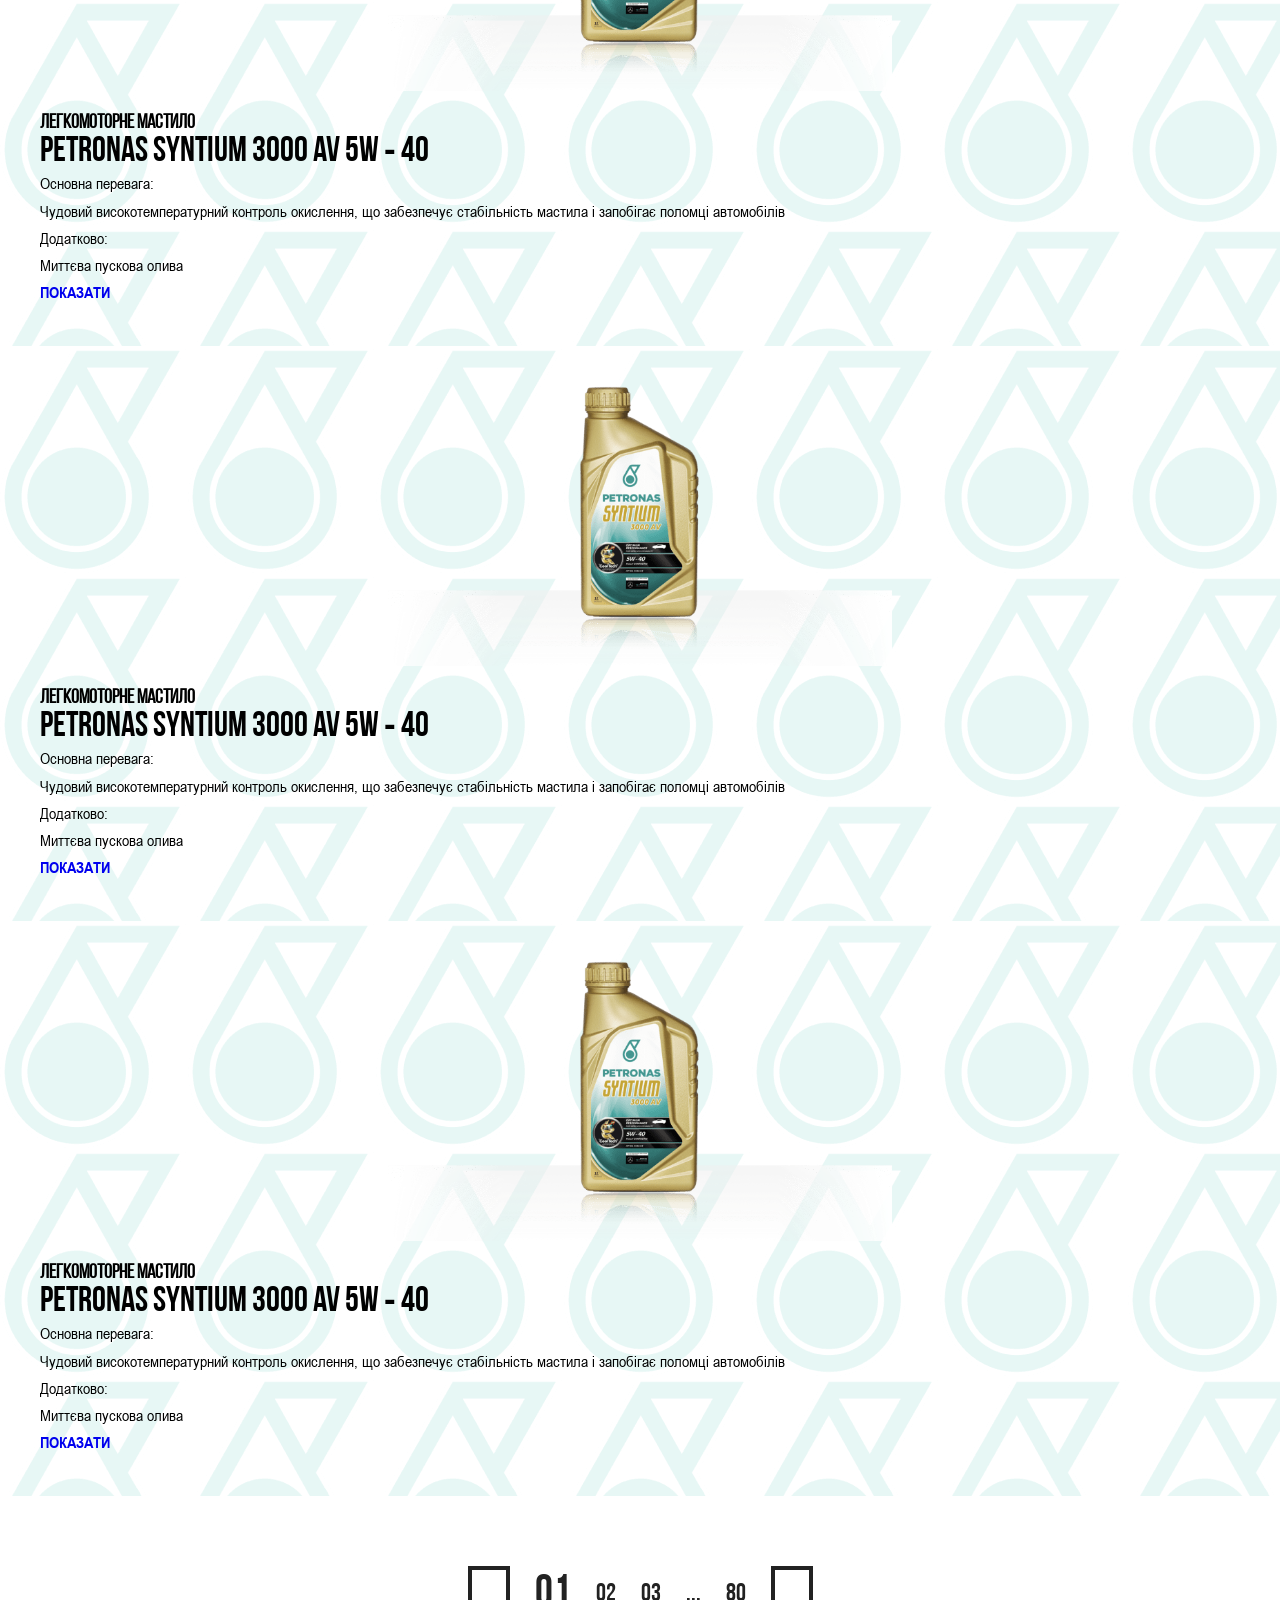
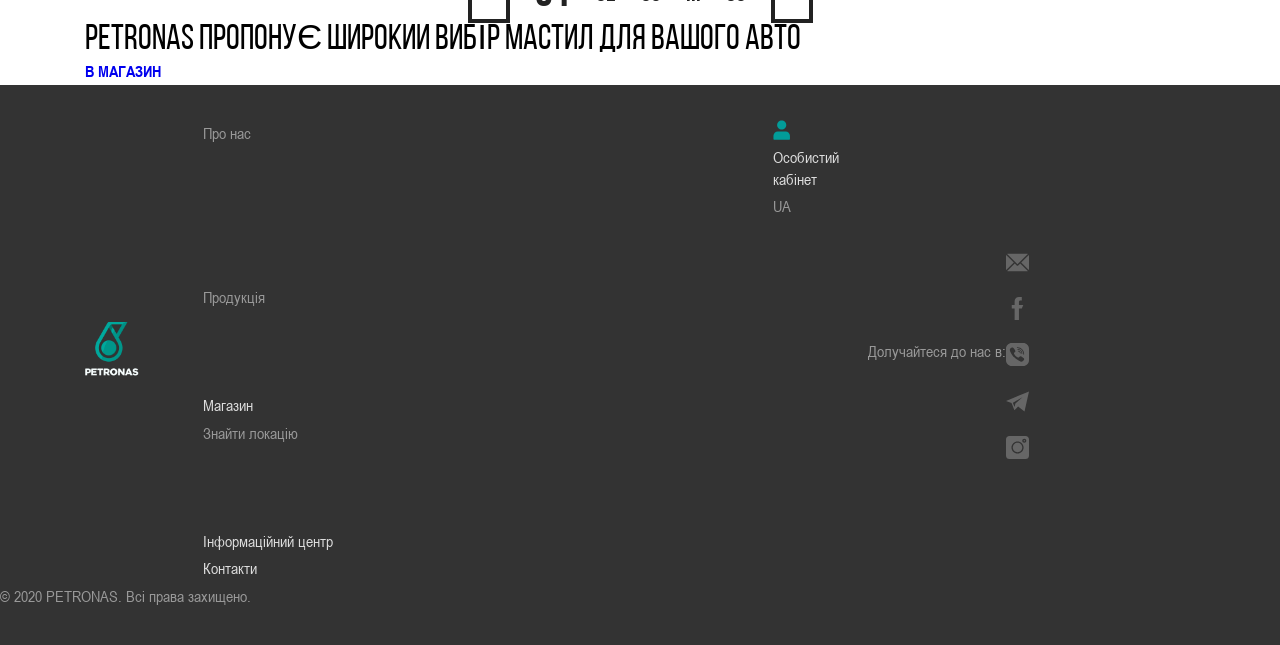
<file: product-catalog.html>
<!DOCTYPE html>
<html lang="en">

<!-- Start head -->
<head>
    <meta charset="utf-8" />
    <title>Front-end</title>

    <!-- SEO meta tags -->
    <!-- <meta property="og:url" content="url" />
        <meta property="og:type" content="website" />
        <meta property="og:title" content="title" />
        <meta property="og:description" content="description"/>
        <meta property="og:image" content="url" />
        <meta property="og:site_name" content="title" />
        <meta name="twitter:card" content=summary />
        <meta name="twitter:description" content="description"/>
        <meta name="twitter:title" content="title" /> -->
    <!--End SEO meta tags -->

    <meta http-equiv="X-UA-Compatible" content="IE=edge" />
    <meta name="viewport" content="width=device-width, initial-scale=1, maximum-scale=1" />

    <!-- Template Basic Images Start -->
    <link rel="icon" href="img/favicon.ico" />
    <link rel="favicon" sizes="130x170" href="img/favicon130x170.png" />
    <!-- Template Basic Images End -->

    <!-- Custom Browsers Color Start -->
    <meta name="theme-color" content="#000" />
    <!-- Custom Browsers Color End -->


    <style>
        body {
            opacity: 0;
        }

        .modal {
            opacity: 0;
        }

        .dropdown-menu {
            opacity: 0;
            visibility: hidden;
        }

        .select__list {
            visibility: hidden;
            opacity: 0;
        }

        .aside-tab {
            transform: translate(-100%, -50%);
        }
        .aside-tab--right {
            transform: translate(100%, -50%);
        }

        @media screen and (max-width: 991px) {

            .header nav {
                transform: translate3d(100%, 0, 0);
                visibility: hidden;
            }

            /*header mega menu */
            .header.header-mega-menu nav {
                transform: translate3d(100%, 0, 0);
                visibility: hidden;
            }
        }
    </style>
<link href="main.css" rel="stylesheet"></head><!-- End head -->

<!-- Body Modifications -->
<!-- fixed header: header position: fixed -->

<body class="fixed-header">
    <!-- Start site wrapper -->
    <div class="site-wrapper">

        <!-- Start header -->
        <header class="header header--white header--shadow">
            <div class="container">
                <div class="header__row">
                    <a href="sitemap.html" class="logo">
                        <svg width="58" height="60" viewBox="0 0 58 60" fill="none" xmlns="http://www.w3.org/2000/svg">
                        <path d="M34.1669 30.1265C34.4692 25.5624 31.0143 21.6175 26.4503 21.3152C21.8862 21.013 17.9413 24.4679 17.639 29.032C17.3368 33.596 20.7917 37.5409 25.3557 37.8432C29.9198 38.1454 33.8647 34.6905 34.1669 30.1265Z" fill="#00A99D"/>
                        <path d="M36.5449 18.1701L47.0364 0C46.9761 0.0241463 43.7767 1.50914 40.4204 3.81511L34.3355 14.3429L32.2589 10.7451C31.3414 11.7109 30.46 12.7251 29.6149 13.7634L35.4704 23.9169V23.929C36.4483 25.583 37.0037 27.5026 37.0037 29.5671C37.0037 35.7123 32.0175 40.6985 25.8722 40.6985C23.1437 40.6985 20.6446 39.7085 18.7008 38.0787C18.4714 39.4912 18.2903 40.9159 18.1816 42.3646C20.4272 43.7168 23.0592 44.4895 25.8722 44.4895C34.1182 44.4895 40.8067 37.801 40.8067 29.555C40.8067 26.7299 40.0219 24.0859 38.6577 21.8403L36.5449 18.1701Z" fill="#00A99D"/>
                        <mask id="mask0" mask-type="alpha" maskUnits="userSpaceOnUse" x="10" y="0" width="38" height="43">
                        <path d="M14.778 29.5792C14.778 27.5267 15.3334 25.595 16.3113 23.941C16.3113 23.941 25.8732 7.38876 25.9094 7.31632L29.64 13.7754C30.4851 12.7372 31.3665 11.7351 32.284 10.7692L28.4327 4.09279C28.9881 3.89962 29.7366 3.82718 30.9439 3.82718H40.4334C42.0271 2.7406 43.6811 1.7506 45.3834 0.845119C45.9146 0.567437 46.47 0.277682 47.0495 0H30.8473C26.332 0.120731 25.1488 1.00207 23.4344 3.98413C23.4344 3.98413 13.0274 22.0214 13.0153 22.0335C11.7235 24.2429 10.9629 26.8386 10.9629 29.5792C10.9629 35.0121 13.8725 39.7689 18.2068 42.3767C18.3275 40.9279 18.4965 39.5033 18.7259 38.0907C16.3113 36.0504 14.778 32.9959 14.778 29.5792Z" fill="url(#paint0_linear)"/>
                        </mask>
                        <g mask="url(#mask0)">
                        <path d="M14.778 29.5792C14.778 27.5267 15.3334 25.595 16.3113 23.941C16.3113 23.941 25.8732 7.38876 25.9094 7.31632L29.64 13.7754C30.4851 12.7372 31.3665 11.7351 32.284 10.7692L28.4327 4.09279C28.9881 3.89962 29.7366 3.82718 30.9439 3.82718H40.4334C42.0271 2.7406 43.6811 1.7506 45.3834 0.845119C45.9146 0.567437 46.47 0.277682 47.0495 0H30.8473C26.332 0.120731 25.1488 1.00207 23.4344 3.98413C23.4344 3.98413 13.0274 22.0214 13.0153 22.0335C11.7235 24.2429 10.9629 26.8386 10.9629 29.5792C10.9629 35.0121 13.8725 39.7689 18.2068 42.3767C18.3275 40.9279 18.4965 39.5033 18.7259 38.0907C16.3113 36.0504 14.778 32.9959 14.778 29.5792Z" fill="url(#paint1_linear)"/>
                        </g>
                        <path d="M26.6578 54.5705V54.5464C26.6578 52.8924 25.4505 51.9265 23.5792 51.9265H20.6695C20.3919 51.9265 20.1504 52.1559 20.1504 52.4094V59.3515H22.2028V57.4802C22.2028 57.3594 22.3236 57.2266 22.4322 57.2266H23.1566L24.5933 59.3515H26.9717L25.2573 56.8644C26.1266 56.4419 26.6578 55.6692 26.6578 54.5705ZM24.6054 54.6671C24.6054 55.2466 24.1587 55.633 23.4343 55.633H22.2028V53.991C22.2028 53.8099 22.3477 53.665 22.5167 53.665H23.4101C24.1587 53.665 24.5933 54.0031 24.5933 54.643V54.6671H24.6054Z" fill="#F6FDFD"/>
                        <path d="M31.1841 51.7937C28.8902 51.7937 27.1758 53.5202 27.1758 55.6571V55.6692C27.1758 57.8061 28.866 59.5084 31.1599 59.5084C33.4538 59.5084 35.1682 57.7699 35.1682 55.645V55.6209C35.1803 53.496 33.478 51.7937 31.1841 51.7937ZM33.0795 55.6692C33.0795 56.7437 32.331 57.6492 31.1961 57.6492C30.0733 57.6492 29.3007 56.7195 29.3007 55.645V55.6209C29.3007 54.5464 30.0613 53.6409 31.172 53.6409C32.3069 53.6409 33.0795 54.5826 33.0795 55.645V55.6692Z" fill="#F6FDFD"/>
                        <path d="M41.0112 52.4096V55.8625L37.9567 51.9387H36.5683C36.2786 51.9387 36.0371 52.1802 36.0371 52.4699V59.3637H38.0775V55.2951L41.2527 59.3637H43.0516V51.9387H41.5425C41.2527 51.9387 41.0112 52.144 41.0112 52.4096Z" fill="#F6FDFD"/>
                        <path d="M13.1582 52.4457V53.7375H15.3797V59.3515H17.4321V53.9669C17.4321 53.8341 17.5408 53.7375 17.6856 53.7375H19.6536V51.9265H13.6653C13.3997 51.9386 13.1703 52.1801 13.1582 52.4457Z" fill="#F6FDFD"/>
                        <path d="M3.18731 51.9387H0.531221C0.253539 51.9387 0 52.156 0 52.4216V59.3637H2.05243V57.4924C2.05243 57.3716 2.17316 57.2388 2.2939 57.2388H3.06658C4.91377 57.2388 6.26596 56.3213 6.26596 54.5707V54.5465C6.26596 52.9046 5.05865 51.9387 3.18731 51.9387ZM4.21353 54.6672C4.21353 55.2468 3.76682 55.6331 3.04243 55.6331H2.06451V53.6652H3.03036C3.77889 53.6652 4.2256 54.0032 4.2256 54.6431V54.6672H4.21353Z" fill="#F6FDFD"/>
                        <path d="M6.71289 52.4458V59.3516H12.677V57.601H8.74118V56.7076C8.74118 56.5748 8.86191 56.4299 8.99471 56.4299H12.2182V54.8121H8.75325V53.967C8.75325 53.8342 8.86191 53.6893 8.99471 53.6893H12.6891V51.9387H7.24411C6.96643 51.9387 6.71289 52.1681 6.71289 52.4458Z" fill="#F6FDFD"/>
                        <path d="M55.2478 54.7396C54.2095 54.5102 53.9681 54.3653 53.9681 54.0273V54.0031C53.9681 53.7375 54.2095 53.5202 54.7045 53.5202C55.1633 53.5202 55.6462 53.6409 56.1292 53.8703C56.1292 53.8703 56.2378 53.9186 56.2861 53.9548C56.431 54.0152 56.5879 54.0755 56.7932 54.0273C56.9381 53.991 57.0346 53.8703 57.1675 53.7134L57.8073 52.8079C56.9984 52.1559 56.0205 51.8179 54.7528 51.8179C52.9781 51.8179 51.8794 52.8199 51.8794 54.1963V54.2204C51.8794 55.7416 53.0988 56.1883 54.6804 56.5505C55.6825 56.7799 55.9239 56.949 55.9239 57.2629V57.287C55.9239 57.613 55.6342 57.7941 55.0788 57.7941C54.4269 57.7941 53.799 57.625 53.2195 57.287C53.0505 57.2025 52.8453 57.0938 52.5797 57.1542C52.471 57.1783 52.3865 57.2508 52.302 57.3594L51.5293 58.2891C52.4348 59.098 53.6904 59.5085 55.0064 59.5085C56.8053 59.5085 58.0005 58.603 58.0005 57.0938V57.0455C58.0126 55.6571 56.9501 55.1018 55.2478 54.7396Z" fill="#F6FDFD"/>
                        <path d="M45.6494 59.3636L46.0236 58.4219C46.084 58.277 46.2047 58.12 46.3617 58.0838H49.0178L49.5369 59.3515H51.7463L48.6073 51.9265H46.9171C46.6635 51.9507 46.5669 52.0835 46.4824 52.2646L43.4883 59.3636H45.6494ZM47.6052 54.3774L48.4383 56.4902H46.7722L47.6052 54.3774Z" fill="#F6FDFD"/>
                        <g opacity="0.3">
                        <mask id="mask1" mask-type="alpha" maskUnits="userSpaceOnUse" x="10" y="0" width="38" height="43">
                        <g opacity="0.3">
                        <g opacity="0.3">
                        <path opacity="0.3" d="M14.778 29.5792C14.778 27.5267 15.3334 25.595 16.3113 23.941C16.3113 23.941 25.8732 7.38876 25.9094 7.31632L29.64 13.7754C30.4851 12.7372 31.3665 11.7351 32.284 10.7692L28.4327 4.09279C28.9881 3.89962 29.7366 3.82718 30.9439 3.82718H40.4334C42.0271 2.7406 43.6811 1.7506 45.3834 0.845119C45.9146 0.567437 46.47 0.277682 47.0495 0H30.8473C26.332 0.120731 25.1488 1.00207 23.4344 3.98413C23.4344 3.98413 13.0274 22.0214 13.0153 22.0335C11.7235 24.2429 10.9629 26.8386 10.9629 29.5792C10.9629 35.0121 13.8725 39.7689 18.2068 42.3767C18.3275 40.9279 18.4965 39.5033 18.7259 38.0907C16.3113 36.0504 14.778 32.9959 14.778 29.5792Z" fill="url(#paint2_linear)"/>
                        </g>
                        </g>
                        </mask>
                        <g mask="url(#mask1)">
                        <path opacity="0.3" d="M14.778 29.5792C14.778 27.5267 15.3334 25.595 16.3113 23.941C16.3113 23.941 25.8732 7.38876 25.9094 7.31632L29.64 13.7754C30.4851 12.7372 31.3665 11.7351 32.284 10.7692L28.4327 4.09279C28.9881 3.89962 29.7366 3.82718 30.9439 3.82718H40.4334C42.0271 2.7406 43.6811 1.7506 45.3834 0.845119C45.9146 0.567437 46.47 0.277682 47.0495 0H30.8473C26.332 0.120731 25.1488 1.00207 23.4344 3.98413C23.4344 3.98413 13.0274 22.0214 13.0153 22.0335C11.7235 24.2429 10.9629 26.8386 10.9629 29.5792C10.9629 35.0121 13.8725 39.7689 18.2068 42.3767C18.3275 40.9279 18.4965 39.5033 18.7259 38.0907C16.3113 36.0504 14.778 32.9959 14.778 29.5792Z" fill="url(#paint3_linear)"/>
                        </g>
                        </g>
                        <mask id="mask2" mask-type="alpha" maskUnits="userSpaceOnUse" x="25" y="4" width="6" height="9">
                        <path d="M28.7699 10.6243C28.8303 9.05483 29.4822 8.20971 30.1342 7.08691L28.4198 4.09277C27.4056 4.58777 26.7295 5.89167 25.8965 7.32837L29.0234 12.7734C28.8544 12.0852 28.7337 11.3729 28.7699 10.6243Z" fill="url(#paint4_linear)"/>
                        </mask>
                        <g mask="url(#mask2)">
                        <path opacity="0.8" d="M28.7699 10.6243C28.8303 9.05483 29.4822 8.20971 30.1342 7.08691L28.4198 4.09277C27.4056 4.58777 26.7295 5.89167 25.8965 7.32837L29.0234 12.7734C28.8544 12.0852 28.7337 11.3729 28.7699 10.6243Z" fill="url(#paint5_linear)"/>
                        </g>
                        <mask id="mask3" mask-type="alpha" maskUnits="userSpaceOnUse" x="18" y="10" width="23" height="35">
                        <path d="M36.5449 18.17L34.3355 14.3549L32.2589 10.7571C31.3414 11.7229 30.46 12.7371 29.6149 13.7754L35.4704 23.9289V23.9409C36.4483 25.595 37.0037 27.5146 37.0037 29.5791C37.0037 35.7243 32.0175 40.7105 25.8722 40.7105C23.1437 40.7105 20.6446 39.7205 18.7008 38.0907C18.4714 39.5032 18.2903 40.9278 18.1816 42.3766C20.4272 43.7288 23.0592 44.5015 25.8722 44.5015C34.1182 44.5015 40.8067 37.813 40.8067 29.567C40.8067 26.7419 40.0219 24.0979 38.6577 21.8523L36.5449 18.17Z" fill="url(#paint6_linear)"/>
                        </mask>
                        <g mask="url(#mask3)">
                        <path opacity="0.3" d="M36.5449 18.17L34.3355 14.3549L32.2589 10.7571C31.3414 11.7229 30.46 12.7371 29.6149 13.7754L35.4704 23.9289V23.9409C36.4483 25.595 37.0037 27.5146 37.0037 29.5791C37.0037 35.7243 32.0175 40.7105 25.8722 40.7105C23.1437 40.7105 20.6446 39.7205 18.7008 38.0907C18.4714 39.5032 18.2903 40.9278 18.1816 42.3766C20.4272 43.7288 23.0592 44.5015 25.8722 44.5015C34.1182 44.5015 40.8067 37.813 40.8067 29.567C40.8067 26.7419 40.0219 24.0979 38.6577 21.8523L36.5449 18.17Z" fill="url(#paint7_linear)"/>
                        </g>
                        <mask id="mask4" mask-type="alpha" maskUnits="userSpaceOnUse" x="34" y="0" width="14" height="19">
                        <path d="M36.5453 18.1701L47.0369 0C46.9765 0.0241463 43.7771 1.50914 40.4208 3.81511L34.3359 14.3429L36.5453 18.1701Z" fill="url(#paint8_linear)"/>
                        </mask>
                        <g mask="url(#mask4)">
                        <path opacity="0.4" d="M36.5453 18.1701L47.0369 0C46.9765 0.0241463 43.7771 1.50914 40.4208 3.81511L34.3359 14.3429L36.5453 18.1701Z" fill="url(#paint9_linear)"/>
                        </g>
                        <mask id="mask5" mask-type="alpha" maskUnits="userSpaceOnUse" x="19" y="21" width="16" height="17">
                        <path d="M25.8957 21.2969C25.4128 21.2969 24.942 21.3452 24.4832 21.4176C22.2255 25.5345 20.487 30.0016 19.4004 34.7101C20.9216 36.6298 23.2638 37.8612 25.8957 37.8612C30.4715 37.8612 34.1779 34.1548 34.1779 29.579C34.1779 25.0033 30.4715 21.2969 25.8957 21.2969Z" fill="url(#paint10_linear)"/>
                        </mask>
                        <g mask="url(#mask5)">
                        <path opacity="0.3" d="M25.8957 21.2969C25.4128 21.2969 24.942 21.3452 24.4832 21.4176C22.2255 25.5345 20.487 30.0016 19.4004 34.7101C20.9216 36.6298 23.2638 37.8612 25.8957 37.8612C30.4715 37.8612 34.1779 34.1548 34.1779 29.579C34.1779 25.0033 30.4715 21.2969 25.8957 21.2969Z" fill="url(#paint11_linear)"/>
                        <g opacity="0.9">
                        <mask id="mask6" mask-type="alpha" maskUnits="userSpaceOnUse" x="12" y="23" width="29" height="22">
                        <g opacity="0.9">
                        <g opacity="0.9">
                        <path opacity="0.9" d="M40.624 29.1325C40.624 37.3784 33.9355 44.067 25.6895 44.067C22.8765 44.067 20.2445 43.2822 17.9989 41.9421C15.4757 40.4209 13.4474 38.1873 12.1797 35.5071C13.4232 38.3805 15.536 40.7831 18.2042 42.3767C20.4498 43.7289 23.0817 44.5016 25.8948 44.5016C34.1407 44.5016 40.8292 37.8131 40.8292 29.5671C40.8292 27.2974 40.3222 25.1363 39.4046 23.2046C40.1894 25.0276 40.624 27.0318 40.624 29.1325Z" fill="url(#paint12_linear)"/>
                        </g>
                        </g>
                        </mask>
                        <g mask="url(#mask6)">
                        <path opacity="0.8" d="M40.624 29.1325C40.624 37.3784 33.9355 44.067 25.6895 44.067C22.8765 44.067 20.2445 43.2822 17.9989 41.9421C15.4757 40.4209 13.4474 38.1873 12.1797 35.5071C13.4232 38.3805 15.536 40.7831 18.2042 42.3767C20.4498 43.7289 23.0817 44.5016 25.8948 44.5016C34.1407 44.5016 40.8292 37.8131 40.8292 29.5671C40.8292 27.2974 40.3222 25.1363 39.4046 23.2046C40.1894 25.0276 40.624 27.0318 40.624 29.1325Z" fill="url(#paint13_linear)"/>
                        </g>
                        </g>
                        </g>
                        <mask id="mask7" mask-type="alpha" maskUnits="userSpaceOnUse" x="19" y="23" width="16" height="15">
                        <path d="M31.464 23.4338C32.9248 24.9309 33.8303 26.9713 33.8303 29.2289C33.8303 33.8047 30.1239 37.5111 25.5481 37.5111C23.4112 37.5111 21.4553 36.7022 19.9824 35.3621C21.4916 36.8954 23.5802 37.8492 25.8983 37.8492C30.474 37.8492 34.1804 34.1427 34.1804 29.567C34.1804 27.1403 33.1301 24.9551 31.464 23.4338Z" fill="url(#paint14_linear)"/>
                        </mask>
                        <g mask="url(#mask7)">
                        <path opacity="0.8" d="M31.464 23.4338C32.9248 24.9309 33.8303 26.9713 33.8303 29.2289C33.8303 33.8047 30.1239 37.5111 25.5481 37.5111C23.4112 37.5111 21.4553 36.7022 19.9824 35.3621C21.4916 36.8954 23.5802 37.8492 25.8983 37.8492C30.474 37.8492 34.1804 34.1427 34.1804 29.567C34.1804 27.1403 33.1301 24.9551 31.464 23.4338Z" fill="url(#paint15_linear)"/>
                        <g opacity="0.8">
                        <mask id="mask8" mask-type="alpha" maskUnits="userSpaceOnUse" x="14" y="6" width="12" height="32">
                        <g opacity="0.8">
                        <g opacity="0.8">
                        <path opacity="0.8" d="M25.8251 7.44912L25.5474 6.97827C25.5112 7.05071 15.9493 23.603 15.9493 23.603C14.9714 25.257 14.416 27.1887 14.416 29.2411C14.416 32.4405 15.7682 35.326 17.9293 37.3543C15.9734 35.3501 14.7661 32.6095 14.7661 29.5913C14.7661 27.5388 15.3215 25.6071 16.2994 23.9531C16.2994 23.941 24.9317 8.99448 25.8251 7.44912Z" fill="url(#paint16_linear)"/>
                        </g>
                        </g>
                        </mask>
                        <g mask="url(#mask8)">
                        <path opacity="0.8" d="M25.8251 7.44912L25.5474 6.97827C25.5112 7.05071 15.9493 23.603 15.9493 23.603C14.9714 25.257 14.416 27.1887 14.416 29.2411C14.416 32.4405 15.7682 35.326 17.9293 37.3543C15.9734 35.3501 14.7661 32.6095 14.7661 29.5913C14.7661 27.5388 15.3215 25.6071 16.2994 23.9531C16.2994 23.941 24.9317 8.99448 25.8251 7.44912Z" fill="url(#paint17_linear)"/>
                        </g>
                        </g>
                        </g>
                        <defs>
                        <linearGradient id="paint0_linear" x1="10.9702" y1="21.1873" x2="47.0443" y2="21.1873" gradientUnits="userSpaceOnUse">
                        <stop offset="0.0122699" stop-color="white"/>
                        <stop offset="0.0797546" stop-color="white"/>
                        <stop offset="0.0934276" stop-color="white"/>
                        <stop offset="0.4908" stop-color="white"/>
                        <stop offset="0.6656" stop-color="#F1F1F1"/>
                        <stop offset="0.9943" stop-color="#CDCDCD"/>
                        <stop offset="1" stop-color="#CCCCCC"/>
                        </linearGradient>
                        <linearGradient id="paint1_linear" x1="10.9702" y1="21.1873" x2="47.0443" y2="21.1873" gradientUnits="userSpaceOnUse">
                        <stop offset="0.0122699" stop-color="#00A99D"/>
                        <stop offset="0.0797546" stop-color="#00A99D"/>
                        <stop offset="0.0934276" stop-color="#00A99D"/>
                        <stop offset="0.4908" stop-color="#00A99D"/>
                        <stop offset="1" stop-color="#00A99D"/>
                        </linearGradient>
                        <linearGradient id="paint2_linear" x1="18.5193" y1="9.46676" x2="34.5459" y2="22.9146" gradientUnits="userSpaceOnUse">
                        <stop offset="0.0122699" stop-color="white"/>
                        <stop offset="0.0797546" stop-color="white"/>
                        <stop offset="0.2039" stop-color="#BBBBBB"/>
                        <stop offset="0.4909" stop-color="#121212"/>
                        <stop offset="0.5215"/>
                        <stop offset="1"/>
                        </linearGradient>
                        <linearGradient id="paint3_linear" x1="18.5193" y1="9.46676" x2="34.5459" y2="22.9146" gradientUnits="userSpaceOnUse">
                        <stop offset="0.0122699" stop-color="#00685E"/>
                        <stop offset="0.0797546" stop-color="#00685E"/>
                        <stop offset="0.5215" stop-color="#00685E"/>
                        <stop offset="1" stop-color="#00685E"/>
                        </linearGradient>
                        <linearGradient id="paint4_linear" x1="26.0319" y1="7.04889" x2="30.7191" y2="9.43714" gradientUnits="userSpaceOnUse">
                        <stop stop-color="white"/>
                        <stop offset="0.0950655" stop-color="#DFDFDF"/>
                        <stop offset="0.2393" stop-color="#B3B3B3"/>
                        <stop offset="0.2744" stop-color="#9E9E9E"/>
                        <stop offset="0.3555" stop-color="#747474"/>
                        <stop offset="0.4412" stop-color="#505050"/>
                        <stop offset="0.5308" stop-color="#333333"/>
                        <stop offset="0.6256" stop-color="#1C1C1C"/>
                        <stop offset="0.7281" stop-color="#0C0C0C"/>
                        <stop offset="0.8436" stop-color="#030303"/>
                        <stop offset="1"/>
                        </linearGradient>
                        <linearGradient id="paint5_linear" x1="26.0319" y1="7.04889" x2="30.7191" y2="9.43714" gradientUnits="userSpaceOnUse">
                        <stop stop-color="#00685E"/>
                        <stop offset="0.2393" stop-color="#00685E"/>
                        <stop offset="0.3224" stop-color="#00685E"/>
                        <stop offset="1" stop-color="#00685E"/>
                        </linearGradient>
                        <linearGradient id="paint6_linear" x1="21.9744" y1="25.989" x2="40.9578" y2="31.0756" gradientUnits="userSpaceOnUse">
                        <stop stop-color="white"/>
                        <stop offset="0.2883" stop-color="white"/>
                        <stop offset="0.3029" stop-color="#F4F4F4"/>
                        <stop offset="0.3847" stop-color="#BCBCBC"/>
                        <stop offset="0.4688" stop-color="#8A8A8A"/>
                        <stop offset="0.5536" stop-color="#5F5F5F"/>
                        <stop offset="0.6392" stop-color="#3D3D3D"/>
                        <stop offset="0.7258" stop-color="#222222"/>
                        <stop offset="0.8137" stop-color="#0F0F0F"/>
                        <stop offset="0.9039" stop-color="#040404"/>
                        <stop offset="1"/>
                        </linearGradient>
                        <linearGradient id="paint7_linear" x1="21.9744" y1="25.989" x2="40.9578" y2="31.0756" gradientUnits="userSpaceOnUse">
                        <stop stop-color="#00685E"/>
                        <stop offset="0.2883" stop-color="#00685E"/>
                        <stop offset="0.312" stop-color="#00685E"/>
                        <stop offset="1" stop-color="#00685E"/>
                        </linearGradient>
                        <linearGradient id="paint8_linear" x1="34.347" y1="9.08232" x2="47.0438" y2="9.08232" gradientUnits="userSpaceOnUse">
                        <stop stop-color="white"/>
                        <stop offset="0.2761" stop-color="white"/>
                        <stop offset="0.2777" stop-color="#FEFEFE"/>
                        <stop offset="0.3824" stop-color="#C9C9C9"/>
                        <stop offset="0.4884" stop-color="#9B9B9B"/>
                        <stop offset="0.5935" stop-color="#757575"/>
                        <stop offset="0.6978" stop-color="#585858"/>
                        <stop offset="0.8008" stop-color="#444444"/>
                        <stop offset="0.9022" stop-color="#373737"/>
                        <stop offset="1" stop-color="#333333"/>
                        </linearGradient>
                        <linearGradient id="paint9_linear" x1="34.347" y1="9.08232" x2="47.0438" y2="9.08232" gradientUnits="userSpaceOnUse">
                        <stop stop-color="#00685E"/>
                        <stop offset="0.2761" stop-color="#00685E"/>
                        <stop offset="1" stop-color="#00685E"/>
                        </linearGradient>
                        <linearGradient id="paint10_linear" x1="21.1939" y1="26.5709" x2="32.8822" y2="34.0315" gradientUnits="userSpaceOnUse">
                        <stop offset="0.0122699" stop-color="white"/>
                        <stop offset="0.0858896" stop-color="white"/>
                        <stop offset="0.1111" stop-color="#F0F0F0"/>
                        <stop offset="0.2137" stop-color="#B9B9B9"/>
                        <stop offset="0.3196" stop-color="#878787"/>
                        <stop offset="0.4266" stop-color="#5E5E5E"/>
                        <stop offset="0.5348" stop-color="#3C3C3C"/>
                        <stop offset="0.6448" stop-color="#212121"/>
                        <stop offset="0.7572" stop-color="#0F0F0F"/>
                        <stop offset="0.8735" stop-color="#040404"/>
                        <stop offset="1"/>
                        </linearGradient>
                        <linearGradient id="paint11_linear" x1="21.1939" y1="26.5709" x2="32.8822" y2="34.0315" gradientUnits="userSpaceOnUse">
                        <stop offset="0.0122699" stop-color="#00685E"/>
                        <stop offset="0.0858896" stop-color="#00685E"/>
                        <stop offset="0.1249" stop-color="#00685E"/>
                        <stop offset="1" stop-color="#00685E"/>
                        </linearGradient>
                        <linearGradient id="paint12_linear" x1="23.4135" y1="44.3974" x2="30.2404" y2="20.5895" gradientUnits="userSpaceOnUse">
                        <stop stop-color="white"/>
                        <stop offset="0.4172" stop-color="white"/>
                        <stop offset="0.5479" stop-color="#F4F4F4"/>
                        <stop offset="0.7801" stop-color="#D5D5D5"/>
                        <stop offset="1" stop-color="#B3B3B3"/>
                        </linearGradient>
                        <linearGradient id="paint13_linear" x1="23.4135" y1="44.3974" x2="30.2404" y2="20.5895" gradientUnits="userSpaceOnUse">
                        <stop stop-color="#00685E"/>
                        <stop offset="0.4172" stop-color="#00685E"/>
                        <stop offset="1" stop-color="#00685E"/>
                        </linearGradient>
                        <linearGradient id="paint14_linear" x1="24.3835" y1="38.2638" x2="32.5735" y2="24.0782" gradientUnits="userSpaceOnUse">
                        <stop stop-color="white"/>
                        <stop offset="0.5215" stop-color="white"/>
                        <stop offset="0.5694" stop-color="#E6E6E6"/>
                        <stop offset="0.6697" stop-color="#B9B9B9"/>
                        <stop offset="0.7658" stop-color="#959595"/>
                        <stop offset="0.8554" stop-color="#7B7B7B"/>
                        <stop offset="0.9361" stop-color="#6B6B6B"/>
                        <stop offset="1" stop-color="#666666"/>
                        </linearGradient>
                        <linearGradient id="paint15_linear" x1="24.3835" y1="38.2638" x2="32.5735" y2="24.0782" gradientUnits="userSpaceOnUse">
                        <stop stop-color="#00685E"/>
                        <stop offset="0.5215" stop-color="#00685E"/>
                        <stop offset="1" stop-color="#00685E"/>
                        </linearGradient>
                        <linearGradient id="paint16_linear" x1="13.9391" y1="22.7025" x2="26.8254" y2="21.8014" gradientUnits="userSpaceOnUse">
                        <stop stop-color="white"/>
                        <stop offset="0.5706" stop-color="white"/>
                        <stop offset="0.6108" stop-color="#E6E6E6"/>
                        <stop offset="0.8824" stop-color="#424242"/>
                        <stop offset="1"/>
                        </linearGradient>
                        <linearGradient id="paint17_linear" x1="13.9391" y1="22.7025" x2="26.8254" y2="21.8014" gradientUnits="userSpaceOnUse">
                        <stop stop-color="#00685E"/>
                        <stop offset="0.5706" stop-color="#00685E"/>
                        <stop offset="1" stop-color="#00685E"/>
                        </linearGradient>
                        </defs>
                        </svg>
                    </a>
                    <menu>
                        <!-- Nav for wordpress start -->
                        <nav data-default_back_btn_text="Menu" >
                            <ul>
                                <li class="menu-item-has-children">
                                    <span> Про нас </span>
                                    <div class="dropdown-menu-wrap">
                                        <ul class="dropdown-menu">
                                            <li><a href="#">Про Ойл-груп</a></li>
                                            <li><a href="##">Історія</a></li>
                                            <li><a href="###">Про бренд</a></li>
                                            <li><a href="###">Технології</a></li>
                                            <li><a href="###">Спонсорство</a></li>
                                        </ul>
                                    </div>
                                </li>
                                <li class="menu-item-has-children">
                                    <span> Продукція </span>
                                    <div class="dropdown-menu-wrap">
                                        <ul class="dropdown-menu">
                                            <li><a href="#">Test 1</a></li>
                                            <li><a href="##">Test 2</a></li>
                                            <li><a href="###">Test 3</a></li>
                                        </ul>
                                    </div>
                                </li>
                                <li>
                                    <a href="about.html">Магазин</a>
                                </li>
                                <li class="menu-item-has-children">
                                    <span> Знайти локацію</span>
                                    <div class="dropdown-menu-wrap">
                                        <ul class="dropdown-menu">
                                            <li><a href="#">Test 12</a></li>
                                            <li><a href="##">Test 22</a></li>
                                            <li><a href="###">Test 33</a></li>
                                        </ul>
                                    </div>
                                </li>
                                <li>
                                    <a href="contact.html">Інформаційний центр</a>
                                </li>
                                <li>
                                    <a href="contact.html">Контакти</a>
                                </li>
                            </ul>
                            <div class="header-cab">
                                <a href="#">
                                    <svg width="17" height="20" viewBox="0 0 17 20" fill="none" xmlns="http://www.w3.org/2000/svg">
                                    <path d="M13.2779 4.95839C13.2779 7.48969 11.2258 9.54161 8.69447 9.54161C6.16318 9.54161 4.11108 7.48969 4.11108 4.95839C4.11108 2.42709 6.16318 0.375 8.69447 0.375C11.2258 0.375 13.2779 2.42709 13.2779 4.95839Z" fill="#029C99"/>
                                    <path d="M12.5902 11.375H4.79845C2.39774 11.375 0.444336 13.3284 0.444336 15.7291V18.9375C0.444336 19.317 0.752335 19.625 1.13184 19.625H16.2568C16.6363 19.625 16.9443 19.317 16.9443 18.9375V15.7291C16.9443 13.3284 14.9909 11.375 12.5902 11.375Z" fill="#029C99"/>
                                    </svg>
                                    <p>
                                        Особистий кабінет
                                    </p>
                                </a>
                            </div>
                            <div class="header-select">
        
                                <div class="select-lg menu-item-has-children js-select-lg">
                                        <span>UA</span>
                                    <div class="dropdown-menu-wrap">
                                        <ul class="dropdown-menu select-lg__list">
                                            <li class="select__option"><a href="##">EN</a></li>
                                        </ul>
                                    </div>
                                </div>
                            </div>
                        </nav>
        
                        <!-- Nav for wordpress end -->
                        <div class="burger hidden-on-desktop">
                            <span>&nbsp;</span>
                            <span>&nbsp;</span>
                            <span>&nbsp;</span>
                        </div>
                    </menu>
                </div>
            </div>
        </header>        <!-- End header -->

        <!--Start page-->
        <div class="page-wrapper">

            <!-- Start breadcrumbs -->
            <div class="breadcrumbs breadcrumbs--white">
              <div class="container">
            
                <ul>
                  <li>
                    <a href="#">
                      ГОЛОВНА
                    </a>
                  </li>
                  <li>
            
                    <a href="#">
                      ПРОДУКЦІЯ
                    </a>
                  </li>
                  <li class="active">
                    <a href="#">
                      PETRONAS SYNTIUM
                    </a>
                  </li>
                </ul>
              </div>
            </div>            <!-- End breadcrumbs -->
            
            <!-- Start breadcrumbs -->
            <!-- Start product-catalog section -->
            <section class="section product-catalog " id="">
              <div class="product-card" style="background-image: url(img/product-catalog-logo-min.png);">
              
                  <div class="product-card__picture">
                    <img data-src="img/product-catalog-1-min.png" alt="">
                  </div>
              
                  <div class="product-card__descr">
                    <h5 class="title-sup">
                      Легкомоторне мастило
                    </h5>
                    <h3 class="title">
                      PETRONAS SYNTIUM 3000 AV 5W ‑ 40
                    </h3>
                    <p>
                      Основна перевага:
                    </p>
                    <ul>
                      <li>
                        Чудовий високотемпературний контроль окислення, що забезпечує стабільність мастила і запобігає поломці
                        автомобілів
                      </li>
                    </ul>
                    <p>
                      Додатково:
                    </p>
                    <ul>
                      <li>
                        Миттєва пускова олива
                      </li>
                    </ul>
              
                    <a href="#" class="btn btn--accent">ПОКАЗАТИ</a>
                  </div>
                </div>  <div class="product-card" style="background-image: url(img/product-catalog-logo-min.png);">
              
                  <div class="product-card__picture">
                    <img data-src="img/product-catalog-1-min.png" alt="">
                  </div>
              
                  <div class="product-card__descr">
                    <h5 class="title-sup">
                      Легкомоторне мастило
                    </h5>
                    <h3 class="title">
                      PETRONAS SYNTIUM 3000 AV 5W ‑ 40
                    </h3>
                    <p>
                      Основна перевага:
                    </p>
                    <ul>
                      <li>
                        Чудовий високотемпературний контроль окислення, що забезпечує стабільність мастила і запобігає поломці
                        автомобілів
                      </li>
                    </ul>
                    <p>
                      Додатково:
                    </p>
                    <ul>
                      <li>
                        Миттєва пускова олива
                      </li>
                    </ul>
              
                    <a href="#" class="btn btn--accent">ПОКАЗАТИ</a>
                  </div>
                </div>  <div class="product-card" style="background-image: url(img/product-catalog-logo-min.png);">
              
                  <div class="product-card__picture">
                    <img data-src="img/product-catalog-1-min.png" alt="">
                  </div>
              
                  <div class="product-card__descr">
                    <h5 class="title-sup">
                      Легкомоторне мастило
                    </h5>
                    <h3 class="title">
                      PETRONAS SYNTIUM 3000 AV 5W ‑ 40
                    </h3>
                    <p>
                      Основна перевага:
                    </p>
                    <ul>
                      <li>
                        Чудовий високотемпературний контроль окислення, що забезпечує стабільність мастила і запобігає поломці
                        автомобілів
                      </li>
                    </ul>
                    <p>
                      Додатково:
                    </p>
                    <ul>
                      <li>
                        Миттєва пускова олива
                      </li>
                    </ul>
              
                    <a href="#" class="btn btn--accent">ПОКАЗАТИ</a>
                  </div>
                </div>  <div class="product-card" style="background-image: url(img/product-catalog-logo-min.png);">
              
                  <div class="product-card__picture">
                    <img data-src="img/product-catalog-1-min.png" alt="">
                  </div>
              
                  <div class="product-card__descr">
                    <h5 class="title-sup">
                      Легкомоторне мастило
                    </h5>
                    <h3 class="title">
                      PETRONAS SYNTIUM 3000 AV 5W ‑ 40
                    </h3>
                    <p>
                      Основна перевага:
                    </p>
                    <ul>
                      <li>
                        Чудовий високотемпературний контроль окислення, що забезпечує стабільність мастила і запобігає поломці
                        автомобілів
                      </li>
                    </ul>
                    <p>
                      Додатково:
                    </p>
                    <ul>
                      <li>
                        Миттєва пускова олива
                      </li>
                    </ul>
              
                    <a href="#" class="btn btn--accent">ПОКАЗАТИ</a>
                  </div>
                </div>  <div class="product-card" style="background-image: url(img/product-catalog-logo-min.png);">
              
                  <div class="product-card__picture">
                    <img data-src="img/product-catalog-1-min.png" alt="">
                  </div>
              
                  <div class="product-card__descr">
                    <h5 class="title-sup">
                      Легкомоторне мастило
                    </h5>
                    <h3 class="title">
                      PETRONAS SYNTIUM 3000 AV 5W ‑ 40
                    </h3>
                    <p>
                      Основна перевага:
                    </p>
                    <ul>
                      <li>
                        Чудовий високотемпературний контроль окислення, що забезпечує стабільність мастила і запобігає поломці
                        автомобілів
                      </li>
                    </ul>
                    <p>
                      Додатково:
                    </p>
                    <ul>
                      <li>
                        Миттєва пускова олива
                      </li>
                    </ul>
              
                    <a href="#" class="btn btn--accent">ПОКАЗАТИ</a>
                  </div>
                </div>
              <!-- Start pagination -->
              <ul class="pagination">
                <li> <a class="prev disable" href="">&nbsp;</a> </li>
                <li> <a class="active" href="">01</a> </li>
                <li> <a href="">02</a> </li>
                <li> <a href="">03</a> </li>
                <li> <span>...</span> </li>
                <li> <a href="">80</a> </li>
                <li> <a class="next" href="">&nbsp;</a> </li>
              </ul>
              <!-- End pagination --></section>
            <!-- End product-catalog section -->            <!-- End breadcrumbs -->

            <!-- Start cta -->
            <!-- Start cta section -->
            <section class="section cta ">
              <div class="container">
                <div class="cta-inner">
                  <h3 class="title title--section">
                    PETRONAS ПРОПОНУЄ ШИРОКИЙ ВИБІР МАСТИЛ ДЛЯ ВАШОГО АВТО
                  </h3>
            
                  <a href="#" class="btn btn--border-white">В МАГАЗИН</a>
                </div>
              </div>
            </section>
            <!-- End name section -->            <!-- End cta -->

        </div>
        <!--End page-->

        <!-- Start footer -->
        <footer class="footer footer--white">
            <div class="f-content">
                <div class="container">
                    <div class="row">
        
                        <div class="col-12  col-md-2 col-xxl-1 footer-logo">
                            <a href="/">
                                <img src="img/f-logo.png" alt="">
                            </a>
                        </div>
        
                        <div class="col-12 col-md-6 col-xl-6 col-xxl-6 offset-xxl-1 footer-nav">
                            <ul>
                                <li class="current_page_item menu-item-has-children">
                                    <span> Про нас </span>
                                    <div class="dropdown-menu-wrap">
                                        <ul class="dropdown-menu">
                                            <li><a href="#">Про Ойл-груп</a></li>
                                            <li><a href="##">Історія</a></li>
                                            <li><a href="###">Про бренд</a></li>
                                            <li><a href="###">Технології</a></li>
                                            <li><a href="###">Спонсорство</a></li>
                                        </ul>
                                    </div>
                                </li>
                                <li class="menu-item-has-children">
                                    <span> Продукція </span>
                                    <div class="dropdown-menu-wrap">
                                        <ul class="dropdown-menu">
                                            <li><a href="#">Test 1</a></li>
                                            <li><a href="##">Test 2</a></li>
                                            <li><a href="###">Test 3</a></li>
                                        </ul>
                                    </div>
                                </li>
                                <li>
                                    <a href="about.html">Магазин</a>
                                </li>
                                <li class="menu-item-has-children">
                                    <span> Знайти локацію</span>
                                    <div class="dropdown-menu-wrap">
                                        <ul class="dropdown-menu">
                                            <li><a href="#">Test 12</a></li>
                                            <li><a href="##">Test 22</a></li>
                                            <li><a href="###">Test 33</a></li>
                                        </ul>
                                    </div>
                                </li>
                                <li>
                                    <a href="contact.html">Інформаційний центр</a>
                                </li>
                                <li>
                                    <a href="contact.html">Контакти</a>
                                </li>
                            </ul>
                          
                        </div>
        
                        <div class="col-12 col-md-1 col-xl-1 col-xxl-2 footer-cab-lg">
                            <div class="header-cab">
                                <a href="#">
                                    <svg width="17" height="20" viewBox="0 0 17 20" fill="none" xmlns="http://www.w3.org/2000/svg">
                                    <path d="M13.2779 4.95839C13.2779 7.48969 11.2258 9.54161 8.69447 9.54161C6.16318 9.54161 4.11108 7.48969 4.11108 4.95839C4.11108 2.42709 6.16318 0.375 8.69447 0.375C11.2258 0.375 13.2779 2.42709 13.2779 4.95839Z" fill="#029C99"/>
                                    <path d="M12.5902 11.375H4.79845C2.39774 11.375 0.444336 13.3284 0.444336 15.7291V18.9375C0.444336 19.317 0.752335 19.625 1.13184 19.625H16.2568C16.6363 19.625 16.9443 19.317 16.9443 18.9375V15.7291C16.9443 13.3284 14.9909 11.375 12.5902 11.375Z" fill="#029C99"/>
                                    </svg>
                                    <p>
                                        Особистий кабінет
                                    </p>
                                </a>
                            </div>
                            <div class="header-select">
                                <div class="select-lg menu-item-has-children js-select-lg">
                                    <span>UA</span>
                                    <div class="dropdown-menu-wrap">
                                        <ul class="dropdown-menu select-lg__list">
                                            <li class="select__option"><a href="##">EN</a></li>
                                        </ul>
                                    </div>
                                </div>
                            </div>
                        </div>
        
                        <div class="col-12 col-md-3  col-xl-3 col-xxl-2 footer-social">
                            <p class="title">
                                Долучайтеся до нас в:
                            </p>
                            <ul>
                                <li>
                                    <a href="#"> <svg width="22" height="22" viewBox="0 0 22 22" fill="none" xmlns="http://www.w3.org/2000/svg">
        <path d="M20.0667 2.62109H1.93386C1.63622 2.62109 1.35757 2.69427 1.10547 2.81488L10.9573 12.6667L13.1654 10.5446C13.1654 10.5446 13.1656 10.5444 13.1656 10.5443C13.1657 10.5442 13.1659 10.5441 13.1659 10.5441L20.8954 2.81505C20.6432 2.69436 20.3644 2.62109 20.0667 2.62109Z" fill="white" fill-opacity="0.5"/>
        <path d="M21.8071 3.72656L14.5332 11.0001L21.8068 18.2737C21.9274 18.0216 22.0006 17.7429 22.0006 17.4453V4.55466C22.0006 4.25718 21.9276 3.97857 21.8071 3.72656Z" fill="white" fill-opacity="0.5"/>
        <path d="M0.193789 3.72632C0.0731758 3.97842 0 4.25707 0 4.55471V17.4453C0 17.7428 0.0730898 18.0215 0.193617 18.2735L7.4675 11L0.193789 3.72632Z" fill="white" fill-opacity="0.5"/>
        <path d="M13.6218 11.9115L11.4133 14.0338C11.2874 14.1597 11.1225 14.2227 10.9576 14.2227C10.7928 14.2227 10.6278 14.1597 10.502 14.0338L8.37948 11.9114L1.10547 19.1849C1.35761 19.3056 1.63643 19.3789 1.93416 19.3789H20.067C20.3646 19.3789 20.6433 19.3057 20.8954 19.1851L13.6218 11.9115Z" fill="white" fill-opacity="0.5"/>
        </svg>
        </a>
                                </li>
                                <li>
                                    <a href="#"> <svg width="22" height="22" viewBox="0 0 22 22" fill="none" xmlns="http://www.w3.org/2000/svg">
        <path d="M12.375 7.5625V4.8125C12.375 4.0535 12.991 3.4375 13.75 3.4375H15.125V0H12.375C10.0966 0 8.25 1.84663 8.25 4.125V7.5625H5.5V11H8.25V22H12.375V11H15.125L16.5 7.5625H12.375Z" fill="white" fill-opacity="0.5"/>
        </svg>
        </a>
                                </li>
                                <li>
                                    <a href="#"> <svg width="22" height="22" viewBox="0 0 22 22" fill="none" xmlns="http://www.w3.org/2000/svg">
        <path d="M16.4825 0H5.5C2.47937 0 0 2.47937 0 5.51746V16.5C0 19.5206 2.47937 22 5.5 22H16.4825C19.5206 22 22 19.5206 22 16.4825V5.51746C22 2.47937 19.5206 0 16.4825 0ZM10.4063 4.52222C10.4413 3.98095 10.9476 4.17302 11.2095 4.1381C14.4921 4.24286 17.3206 7.19365 17.2857 10.3714C17.2857 10.6857 17.3905 11.1397 16.919 11.1397C16.4651 11.1397 16.5873 10.6683 16.5349 10.354C16.0984 6.98413 14.527 5.39524 11.1048 4.87143C10.8254 4.83651 10.3889 4.88889 10.4063 4.52222ZM15.3127 10.5111C14.7889 10.581 14.8937 10.127 14.8413 9.83016C14.4921 7.76984 13.7587 7.01905 11.646 6.56508C11.3317 6.49524 10.8429 6.54762 10.9302 6.07619C11 5.62222 11.4365 5.77937 11.7683 5.81429C13.881 6.05873 15.6095 7.85714 15.5921 9.83016C15.5571 10.0397 15.6968 10.4413 15.3127 10.5111ZM14.0032 9.42857C14.0032 9.70794 13.9683 9.96984 13.654 10.0048C13.427 10.0397 13.2873 9.84762 13.2524 9.62064C13.1651 8.78254 12.7111 8.27619 11.8381 8.13651C11.5762 8.10159 11.3317 8.01429 11.454 7.66508C11.5413 7.4381 11.7508 7.40317 11.9778 7.40317C12.9206 7.38571 14.0032 8.48571 14.0032 9.42857ZM17.3206 15.8714C16.954 16.8667 15.7143 17.8794 14.6492 17.8619C14.4921 17.827 14.1952 17.7746 13.9333 17.6698C9.25397 15.6968 5.84921 12.4492 3.92857 7.80476C3.28254 6.25079 3.96349 4.92381 5.5873 4.4C5.88413 4.29524 6.16349 4.29524 6.46032 4.4C7.15873 4.64444 8.92222 7.03651 8.95714 7.73492C8.99206 8.27619 8.60794 8.57302 8.24127 8.81746C7.5254 9.28889 7.5254 9.88254 7.83968 10.5635C8.52064 12.0651 9.69048 13.1127 11.2095 13.7762C11.7508 14.0206 12.2921 14.0032 12.6587 13.4444C13.3222 12.4492 14.1429 12.5016 15.0333 13.1127C15.4873 13.427 15.9413 13.7238 16.3603 14.0556C16.9365 14.527 17.6698 14.9111 17.3206 15.8714Z" fill="white" fill-opacity="0.5"/>
        </svg>
        </a>
                                </li>
                                <li>
                                    <a href="#"> <svg width="22" height="22" viewBox="0 0 22 22" fill="none" xmlns="http://www.w3.org/2000/svg">
        <path d="M5.29355 12.5356L8.02979 19.3757L11.592 15.8135L17.6996 20.668L22 1.33203L0 10.4958L5.29355 12.5356ZM15.7135 6.8797L8.97963 13.0217L8.1409 16.1828L6.59151 12.3085L15.7135 6.8797Z" fill="white" fill-opacity="0.5"/>
        </svg>
        </a>
                                </li>
                                <li>
                                    <a href="#"> <svg width="22" height="22" viewBox="0 0 22 22" fill="none" xmlns="http://www.w3.org/2000/svg">
        <path d="M18.7773 0H3.22266C1.44583 0 0 1.44583 0 3.22266V18.7773C0 20.5542 1.44583 22 3.22266 22H18.7773C20.5542 22 22 20.5542 22 18.7773V3.22266C22 1.44583 20.5542 0 18.7773 0ZM11.043 16.7578C7.84431 16.7578 5.24219 14.1557 5.24219 10.957C5.24219 7.75838 7.84431 5.15625 11.043 5.15625C14.2416 5.15625 16.8438 7.75838 16.8438 10.957C16.8438 14.1557 14.2416 16.7578 11.043 16.7578ZM17.4883 6.44531C16.4221 6.44531 15.5547 5.57788 15.5547 4.51172C15.5547 3.44556 16.4221 2.57812 17.4883 2.57812C18.5544 2.57812 19.4219 3.44556 19.4219 4.51172C19.4219 5.57788 18.5544 6.44531 17.4883 6.44531Z" fill="white" fill-opacity="0.5"/>
        <path d="M17.4883 3.86719C17.1326 3.86719 16.8438 4.15605 16.8438 4.51172C16.8438 4.86739 17.1326 5.15625 17.4883 5.15625C17.8439 5.15625 18.1328 4.86739 18.1328 4.51172C18.1328 4.15605 17.8439 3.86719 17.4883 3.86719Z" fill="white" fill-opacity="0.5"/>
        <path d="M11.043 6.44531C8.55548 6.44531 6.53125 8.46954 6.53125 10.957C6.53125 13.4445 8.55548 15.4688 11.043 15.4688C13.5305 15.4688 15.5547 13.4445 15.5547 10.957C15.5547 8.46954 13.5305 6.44531 11.043 6.44531Z" fill="white" fill-opacity="0.5"/>
        </svg>
        </a>
                                </li>
                            </ul>
                        </div>
                    </div>
                </div>
            </div>
            <div class="f-copy">
                <p>
                    © 2020 PETRONAS. Всі права захищено.
                </p>
            </div>
        
        </footer>        <!-- End footer -->

    </div>
    <!-- End site wrapper -->
<script type="text/javascript" src="bundle.js"></script></body>

</html>
</file>
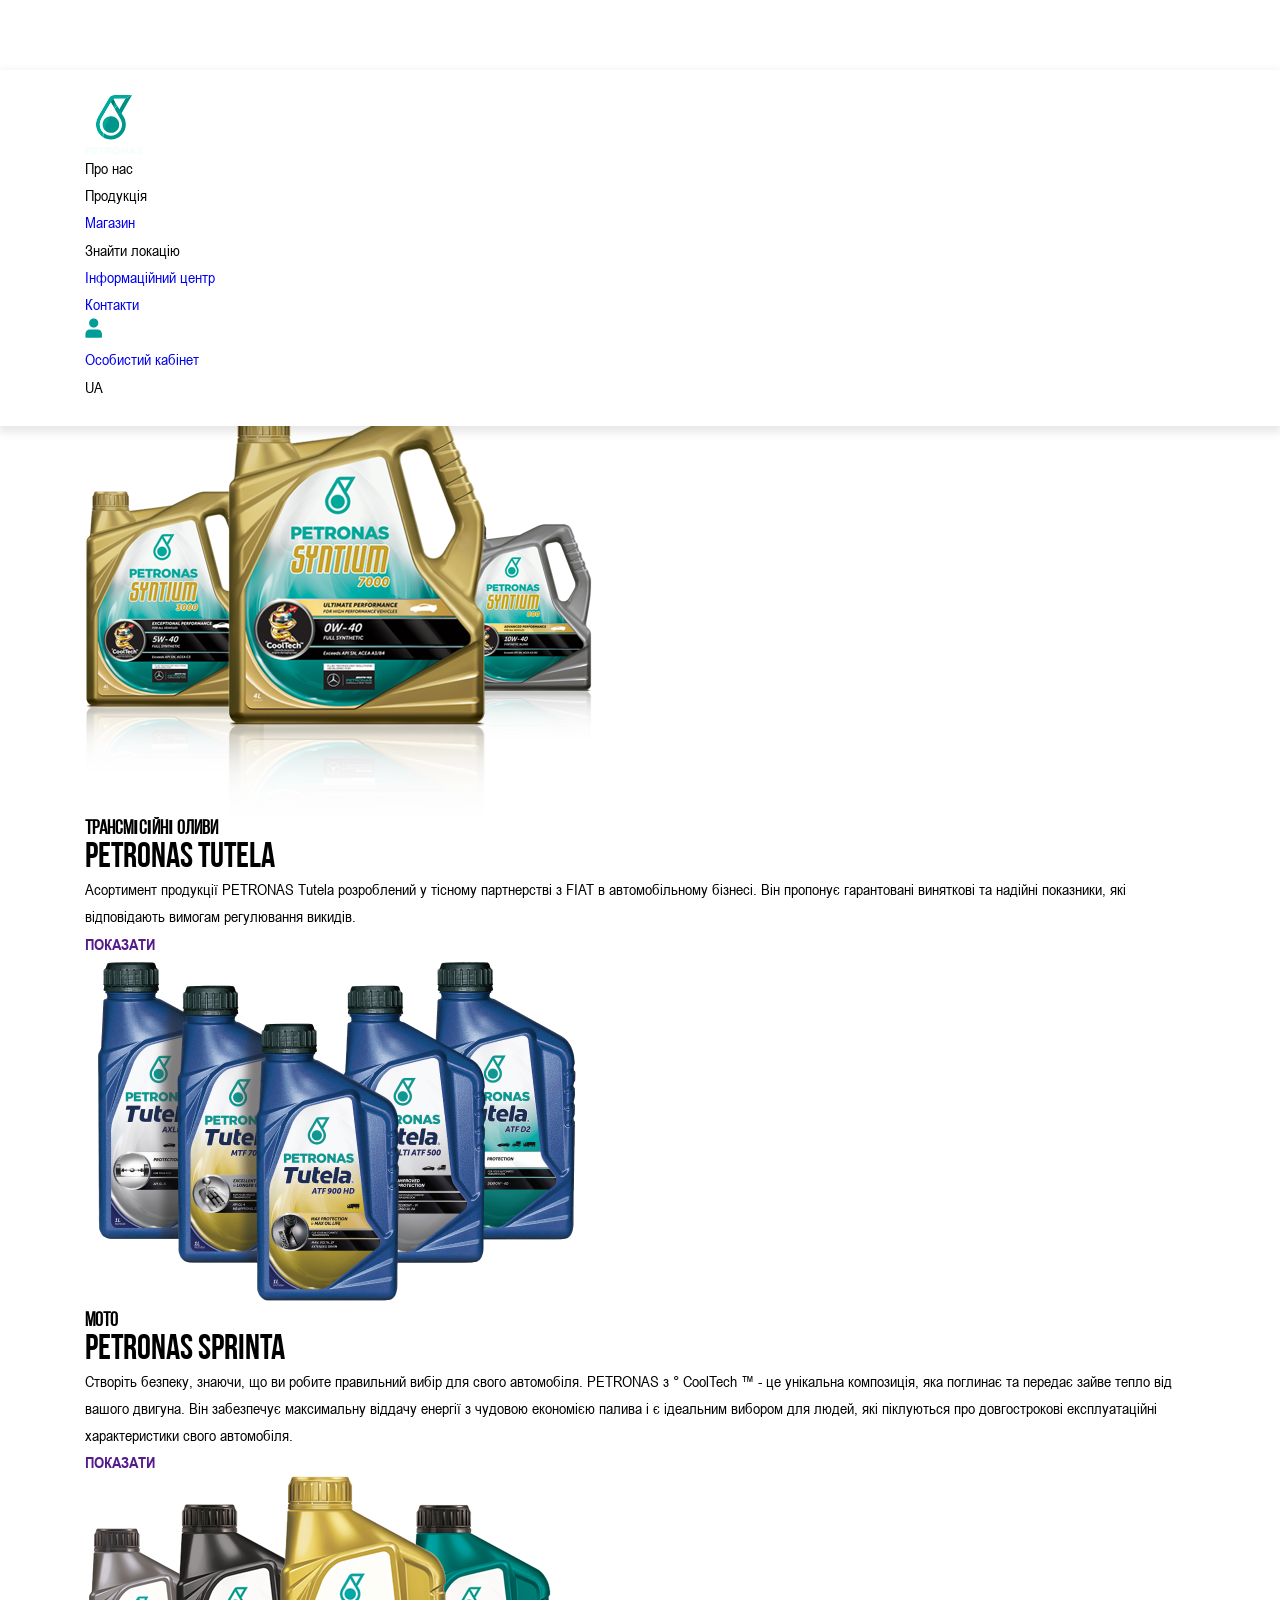
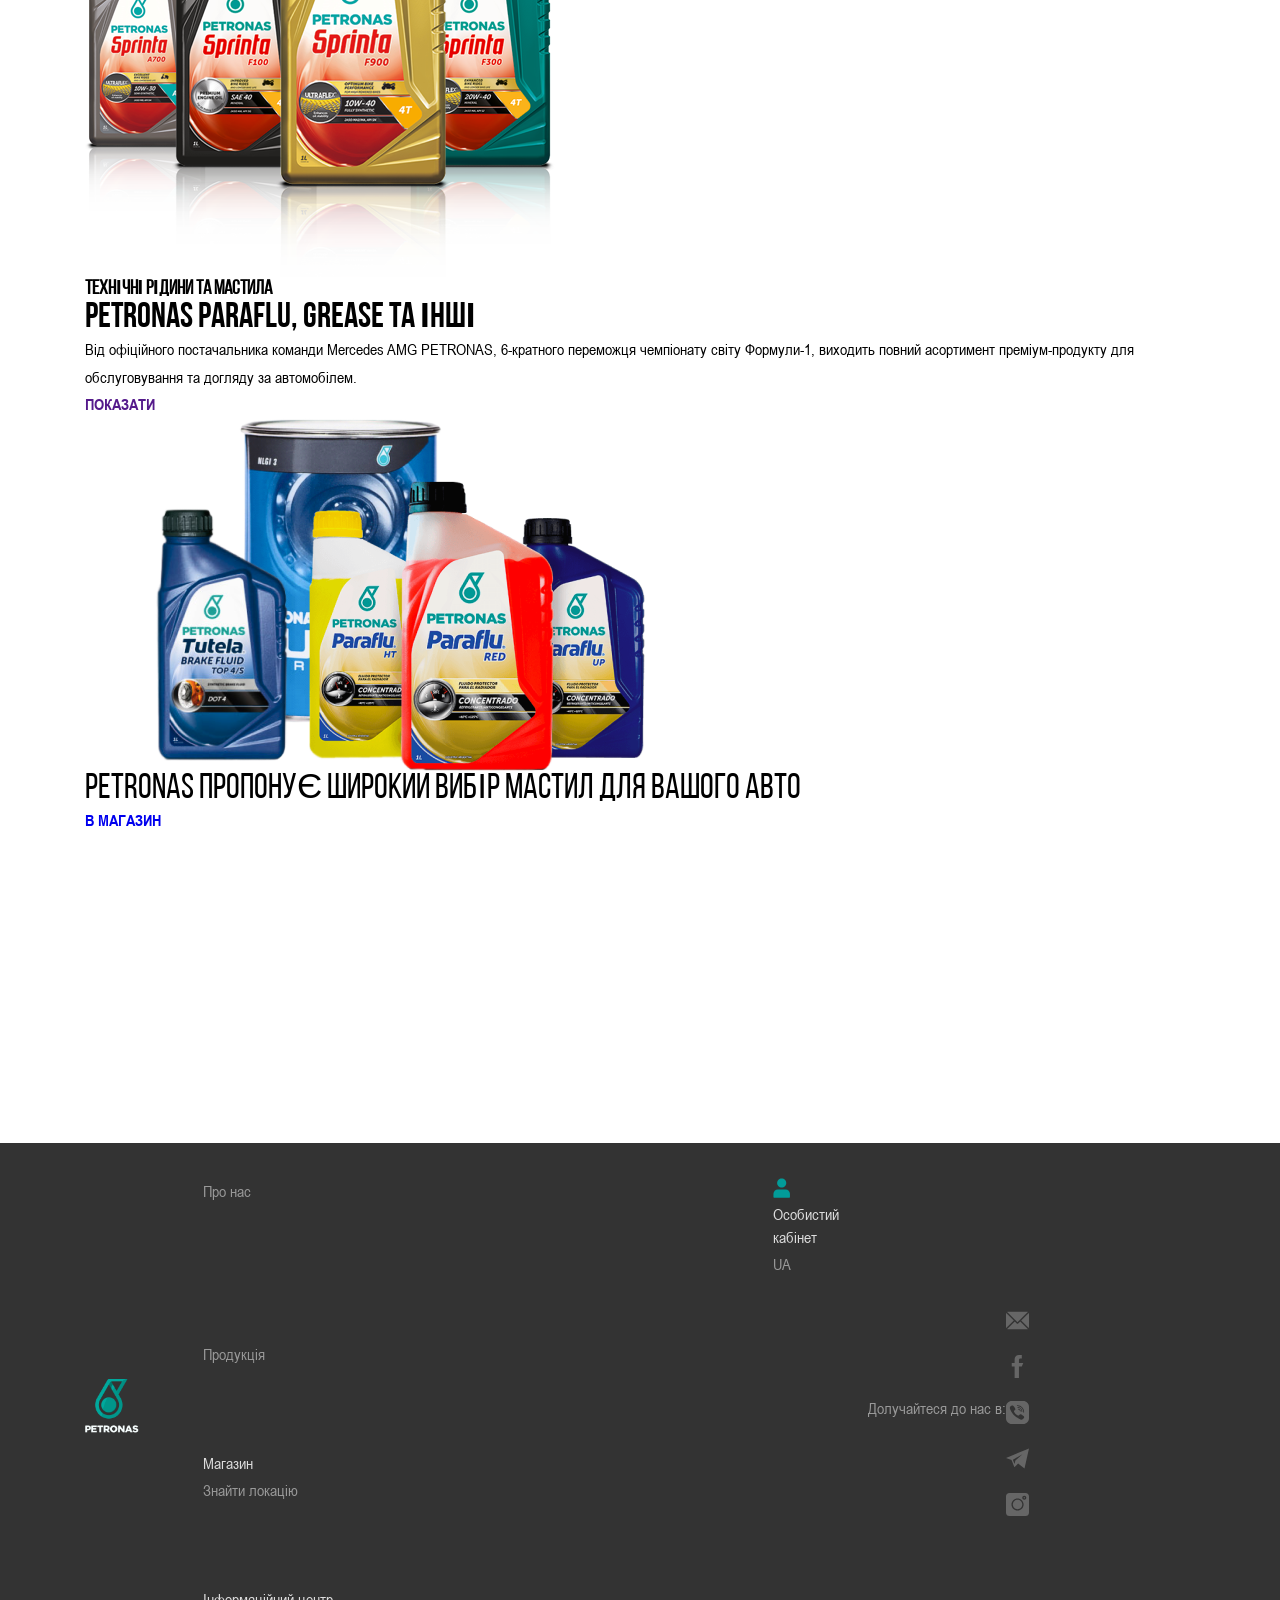
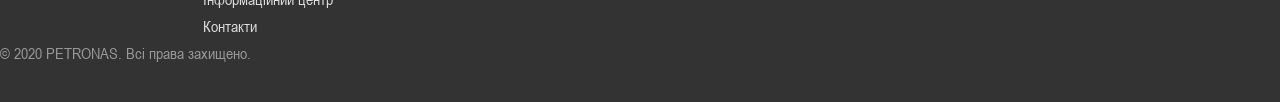
<file: product-preview.html>
<!DOCTYPE html>
<html lang="en">

<!-- Start head -->
<head>
    <meta charset="utf-8" />
    <title>Front-end</title>

    <!-- SEO meta tags -->
    <!-- <meta property="og:url" content="url" />
        <meta property="og:type" content="website" />
        <meta property="og:title" content="title" />
        <meta property="og:description" content="description"/>
        <meta property="og:image" content="url" />
        <meta property="og:site_name" content="title" />
        <meta name="twitter:card" content=summary />
        <meta name="twitter:description" content="description"/>
        <meta name="twitter:title" content="title" /> -->
    <!--End SEO meta tags -->

    <meta http-equiv="X-UA-Compatible" content="IE=edge" />
    <meta name="viewport" content="width=device-width, initial-scale=1, maximum-scale=1" />

    <!-- Template Basic Images Start -->
    <link rel="icon" href="img/favicon.ico" />
    <link rel="favicon" sizes="130x170" href="img/favicon130x170.png" />
    <!-- Template Basic Images End -->

    <!-- Custom Browsers Color Start -->
    <meta name="theme-color" content="#000" />
    <!-- Custom Browsers Color End -->


    <style>
        body {
            opacity: 0;
        }

        .modal {
            opacity: 0;
        }

        .dropdown-menu {
            opacity: 0;
            visibility: hidden;
        }

        .select__list {
            visibility: hidden;
            opacity: 0;
        }

        .aside-tab {
            transform: translate(-100%, -50%);
        }
        .aside-tab--right {
            transform: translate(100%, -50%);
        }

        @media screen and (max-width: 991px) {

            .header nav {
                transform: translate3d(100%, 0, 0);
                visibility: hidden;
            }

            /*header mega menu */
            .header.header-mega-menu nav {
                transform: translate3d(100%, 0, 0);
                visibility: hidden;
            }
        }
    </style>
<link href="main.css" rel="stylesheet"></head><!-- End head -->

<!-- Body Modifications -->
<!-- fixed header: header position: fixed -->

<body class="fixed-header">
    <!-- Start site wrapper -->
    <div class="site-wrapper dark-theme">

        <!-- Start header -->
        <header class="header ">
            <div class="container">
                <div class="header__row">
                    <a href="sitemap.html" class="logo">
                        <svg width="58" height="60" viewBox="0 0 58 60" fill="none" xmlns="http://www.w3.org/2000/svg">
                        <path d="M34.1669 30.1265C34.4692 25.5624 31.0143 21.6175 26.4503 21.3152C21.8862 21.013 17.9413 24.4679 17.639 29.032C17.3368 33.596 20.7917 37.5409 25.3557 37.8432C29.9198 38.1454 33.8647 34.6905 34.1669 30.1265Z" fill="#00A99D"/>
                        <path d="M36.5449 18.1701L47.0364 0C46.9761 0.0241463 43.7767 1.50914 40.4204 3.81511L34.3355 14.3429L32.2589 10.7451C31.3414 11.7109 30.46 12.7251 29.6149 13.7634L35.4704 23.9169V23.929C36.4483 25.583 37.0037 27.5026 37.0037 29.5671C37.0037 35.7123 32.0175 40.6985 25.8722 40.6985C23.1437 40.6985 20.6446 39.7085 18.7008 38.0787C18.4714 39.4912 18.2903 40.9159 18.1816 42.3646C20.4272 43.7168 23.0592 44.4895 25.8722 44.4895C34.1182 44.4895 40.8067 37.801 40.8067 29.555C40.8067 26.7299 40.0219 24.0859 38.6577 21.8403L36.5449 18.1701Z" fill="#00A99D"/>
                        <mask id="mask0" mask-type="alpha" maskUnits="userSpaceOnUse" x="10" y="0" width="38" height="43">
                        <path d="M14.778 29.5792C14.778 27.5267 15.3334 25.595 16.3113 23.941C16.3113 23.941 25.8732 7.38876 25.9094 7.31632L29.64 13.7754C30.4851 12.7372 31.3665 11.7351 32.284 10.7692L28.4327 4.09279C28.9881 3.89962 29.7366 3.82718 30.9439 3.82718H40.4334C42.0271 2.7406 43.6811 1.7506 45.3834 0.845119C45.9146 0.567437 46.47 0.277682 47.0495 0H30.8473C26.332 0.120731 25.1488 1.00207 23.4344 3.98413C23.4344 3.98413 13.0274 22.0214 13.0153 22.0335C11.7235 24.2429 10.9629 26.8386 10.9629 29.5792C10.9629 35.0121 13.8725 39.7689 18.2068 42.3767C18.3275 40.9279 18.4965 39.5033 18.7259 38.0907C16.3113 36.0504 14.778 32.9959 14.778 29.5792Z" fill="url(#paint0_linear)"/>
                        </mask>
                        <g mask="url(#mask0)">
                        <path d="M14.778 29.5792C14.778 27.5267 15.3334 25.595 16.3113 23.941C16.3113 23.941 25.8732 7.38876 25.9094 7.31632L29.64 13.7754C30.4851 12.7372 31.3665 11.7351 32.284 10.7692L28.4327 4.09279C28.9881 3.89962 29.7366 3.82718 30.9439 3.82718H40.4334C42.0271 2.7406 43.6811 1.7506 45.3834 0.845119C45.9146 0.567437 46.47 0.277682 47.0495 0H30.8473C26.332 0.120731 25.1488 1.00207 23.4344 3.98413C23.4344 3.98413 13.0274 22.0214 13.0153 22.0335C11.7235 24.2429 10.9629 26.8386 10.9629 29.5792C10.9629 35.0121 13.8725 39.7689 18.2068 42.3767C18.3275 40.9279 18.4965 39.5033 18.7259 38.0907C16.3113 36.0504 14.778 32.9959 14.778 29.5792Z" fill="url(#paint1_linear)"/>
                        </g>
                        <path d="M26.6578 54.5705V54.5464C26.6578 52.8924 25.4505 51.9265 23.5792 51.9265H20.6695C20.3919 51.9265 20.1504 52.1559 20.1504 52.4094V59.3515H22.2028V57.4802C22.2028 57.3594 22.3236 57.2266 22.4322 57.2266H23.1566L24.5933 59.3515H26.9717L25.2573 56.8644C26.1266 56.4419 26.6578 55.6692 26.6578 54.5705ZM24.6054 54.6671C24.6054 55.2466 24.1587 55.633 23.4343 55.633H22.2028V53.991C22.2028 53.8099 22.3477 53.665 22.5167 53.665H23.4101C24.1587 53.665 24.5933 54.0031 24.5933 54.643V54.6671H24.6054Z" fill="#F6FDFD"/>
                        <path d="M31.1841 51.7937C28.8902 51.7937 27.1758 53.5202 27.1758 55.6571V55.6692C27.1758 57.8061 28.866 59.5084 31.1599 59.5084C33.4538 59.5084 35.1682 57.7699 35.1682 55.645V55.6209C35.1803 53.496 33.478 51.7937 31.1841 51.7937ZM33.0795 55.6692C33.0795 56.7437 32.331 57.6492 31.1961 57.6492C30.0733 57.6492 29.3007 56.7195 29.3007 55.645V55.6209C29.3007 54.5464 30.0613 53.6409 31.172 53.6409C32.3069 53.6409 33.0795 54.5826 33.0795 55.645V55.6692Z" fill="#F6FDFD"/>
                        <path d="M41.0112 52.4096V55.8625L37.9567 51.9387H36.5683C36.2786 51.9387 36.0371 52.1802 36.0371 52.4699V59.3637H38.0775V55.2951L41.2527 59.3637H43.0516V51.9387H41.5425C41.2527 51.9387 41.0112 52.144 41.0112 52.4096Z" fill="#F6FDFD"/>
                        <path d="M13.1582 52.4457V53.7375H15.3797V59.3515H17.4321V53.9669C17.4321 53.8341 17.5408 53.7375 17.6856 53.7375H19.6536V51.9265H13.6653C13.3997 51.9386 13.1703 52.1801 13.1582 52.4457Z" fill="#F6FDFD"/>
                        <path d="M3.18731 51.9387H0.531221C0.253539 51.9387 0 52.156 0 52.4216V59.3637H2.05243V57.4924C2.05243 57.3716 2.17316 57.2388 2.2939 57.2388H3.06658C4.91377 57.2388 6.26596 56.3213 6.26596 54.5707V54.5465C6.26596 52.9046 5.05865 51.9387 3.18731 51.9387ZM4.21353 54.6672C4.21353 55.2468 3.76682 55.6331 3.04243 55.6331H2.06451V53.6652H3.03036C3.77889 53.6652 4.2256 54.0032 4.2256 54.6431V54.6672H4.21353Z" fill="#F6FDFD"/>
                        <path d="M6.71289 52.4458V59.3516H12.677V57.601H8.74118V56.7076C8.74118 56.5748 8.86191 56.4299 8.99471 56.4299H12.2182V54.8121H8.75325V53.967C8.75325 53.8342 8.86191 53.6893 8.99471 53.6893H12.6891V51.9387H7.24411C6.96643 51.9387 6.71289 52.1681 6.71289 52.4458Z" fill="#F6FDFD"/>
                        <path d="M55.2478 54.7396C54.2095 54.5102 53.9681 54.3653 53.9681 54.0273V54.0031C53.9681 53.7375 54.2095 53.5202 54.7045 53.5202C55.1633 53.5202 55.6462 53.6409 56.1292 53.8703C56.1292 53.8703 56.2378 53.9186 56.2861 53.9548C56.431 54.0152 56.5879 54.0755 56.7932 54.0273C56.9381 53.991 57.0346 53.8703 57.1675 53.7134L57.8073 52.8079C56.9984 52.1559 56.0205 51.8179 54.7528 51.8179C52.9781 51.8179 51.8794 52.8199 51.8794 54.1963V54.2204C51.8794 55.7416 53.0988 56.1883 54.6804 56.5505C55.6825 56.7799 55.9239 56.949 55.9239 57.2629V57.287C55.9239 57.613 55.6342 57.7941 55.0788 57.7941C54.4269 57.7941 53.799 57.625 53.2195 57.287C53.0505 57.2025 52.8453 57.0938 52.5797 57.1542C52.471 57.1783 52.3865 57.2508 52.302 57.3594L51.5293 58.2891C52.4348 59.098 53.6904 59.5085 55.0064 59.5085C56.8053 59.5085 58.0005 58.603 58.0005 57.0938V57.0455C58.0126 55.6571 56.9501 55.1018 55.2478 54.7396Z" fill="#F6FDFD"/>
                        <path d="M45.6494 59.3636L46.0236 58.4219C46.084 58.277 46.2047 58.12 46.3617 58.0838H49.0178L49.5369 59.3515H51.7463L48.6073 51.9265H46.9171C46.6635 51.9507 46.5669 52.0835 46.4824 52.2646L43.4883 59.3636H45.6494ZM47.6052 54.3774L48.4383 56.4902H46.7722L47.6052 54.3774Z" fill="#F6FDFD"/>
                        <g opacity="0.3">
                        <mask id="mask1" mask-type="alpha" maskUnits="userSpaceOnUse" x="10" y="0" width="38" height="43">
                        <g opacity="0.3">
                        <g opacity="0.3">
                        <path opacity="0.3" d="M14.778 29.5792C14.778 27.5267 15.3334 25.595 16.3113 23.941C16.3113 23.941 25.8732 7.38876 25.9094 7.31632L29.64 13.7754C30.4851 12.7372 31.3665 11.7351 32.284 10.7692L28.4327 4.09279C28.9881 3.89962 29.7366 3.82718 30.9439 3.82718H40.4334C42.0271 2.7406 43.6811 1.7506 45.3834 0.845119C45.9146 0.567437 46.47 0.277682 47.0495 0H30.8473C26.332 0.120731 25.1488 1.00207 23.4344 3.98413C23.4344 3.98413 13.0274 22.0214 13.0153 22.0335C11.7235 24.2429 10.9629 26.8386 10.9629 29.5792C10.9629 35.0121 13.8725 39.7689 18.2068 42.3767C18.3275 40.9279 18.4965 39.5033 18.7259 38.0907C16.3113 36.0504 14.778 32.9959 14.778 29.5792Z" fill="url(#paint2_linear)"/>
                        </g>
                        </g>
                        </mask>
                        <g mask="url(#mask1)">
                        <path opacity="0.3" d="M14.778 29.5792C14.778 27.5267 15.3334 25.595 16.3113 23.941C16.3113 23.941 25.8732 7.38876 25.9094 7.31632L29.64 13.7754C30.4851 12.7372 31.3665 11.7351 32.284 10.7692L28.4327 4.09279C28.9881 3.89962 29.7366 3.82718 30.9439 3.82718H40.4334C42.0271 2.7406 43.6811 1.7506 45.3834 0.845119C45.9146 0.567437 46.47 0.277682 47.0495 0H30.8473C26.332 0.120731 25.1488 1.00207 23.4344 3.98413C23.4344 3.98413 13.0274 22.0214 13.0153 22.0335C11.7235 24.2429 10.9629 26.8386 10.9629 29.5792C10.9629 35.0121 13.8725 39.7689 18.2068 42.3767C18.3275 40.9279 18.4965 39.5033 18.7259 38.0907C16.3113 36.0504 14.778 32.9959 14.778 29.5792Z" fill="url(#paint3_linear)"/>
                        </g>
                        </g>
                        <mask id="mask2" mask-type="alpha" maskUnits="userSpaceOnUse" x="25" y="4" width="6" height="9">
                        <path d="M28.7699 10.6243C28.8303 9.05483 29.4822 8.20971 30.1342 7.08691L28.4198 4.09277C27.4056 4.58777 26.7295 5.89167 25.8965 7.32837L29.0234 12.7734C28.8544 12.0852 28.7337 11.3729 28.7699 10.6243Z" fill="url(#paint4_linear)"/>
                        </mask>
                        <g mask="url(#mask2)">
                        <path opacity="0.8" d="M28.7699 10.6243C28.8303 9.05483 29.4822 8.20971 30.1342 7.08691L28.4198 4.09277C27.4056 4.58777 26.7295 5.89167 25.8965 7.32837L29.0234 12.7734C28.8544 12.0852 28.7337 11.3729 28.7699 10.6243Z" fill="url(#paint5_linear)"/>
                        </g>
                        <mask id="mask3" mask-type="alpha" maskUnits="userSpaceOnUse" x="18" y="10" width="23" height="35">
                        <path d="M36.5449 18.17L34.3355 14.3549L32.2589 10.7571C31.3414 11.7229 30.46 12.7371 29.6149 13.7754L35.4704 23.9289V23.9409C36.4483 25.595 37.0037 27.5146 37.0037 29.5791C37.0037 35.7243 32.0175 40.7105 25.8722 40.7105C23.1437 40.7105 20.6446 39.7205 18.7008 38.0907C18.4714 39.5032 18.2903 40.9278 18.1816 42.3766C20.4272 43.7288 23.0592 44.5015 25.8722 44.5015C34.1182 44.5015 40.8067 37.813 40.8067 29.567C40.8067 26.7419 40.0219 24.0979 38.6577 21.8523L36.5449 18.17Z" fill="url(#paint6_linear)"/>
                        </mask>
                        <g mask="url(#mask3)">
                        <path opacity="0.3" d="M36.5449 18.17L34.3355 14.3549L32.2589 10.7571C31.3414 11.7229 30.46 12.7371 29.6149 13.7754L35.4704 23.9289V23.9409C36.4483 25.595 37.0037 27.5146 37.0037 29.5791C37.0037 35.7243 32.0175 40.7105 25.8722 40.7105C23.1437 40.7105 20.6446 39.7205 18.7008 38.0907C18.4714 39.5032 18.2903 40.9278 18.1816 42.3766C20.4272 43.7288 23.0592 44.5015 25.8722 44.5015C34.1182 44.5015 40.8067 37.813 40.8067 29.567C40.8067 26.7419 40.0219 24.0979 38.6577 21.8523L36.5449 18.17Z" fill="url(#paint7_linear)"/>
                        </g>
                        <mask id="mask4" mask-type="alpha" maskUnits="userSpaceOnUse" x="34" y="0" width="14" height="19">
                        <path d="M36.5453 18.1701L47.0369 0C46.9765 0.0241463 43.7771 1.50914 40.4208 3.81511L34.3359 14.3429L36.5453 18.1701Z" fill="url(#paint8_linear)"/>
                        </mask>
                        <g mask="url(#mask4)">
                        <path opacity="0.4" d="M36.5453 18.1701L47.0369 0C46.9765 0.0241463 43.7771 1.50914 40.4208 3.81511L34.3359 14.3429L36.5453 18.1701Z" fill="url(#paint9_linear)"/>
                        </g>
                        <mask id="mask5" mask-type="alpha" maskUnits="userSpaceOnUse" x="19" y="21" width="16" height="17">
                        <path d="M25.8957 21.2969C25.4128 21.2969 24.942 21.3452 24.4832 21.4176C22.2255 25.5345 20.487 30.0016 19.4004 34.7101C20.9216 36.6298 23.2638 37.8612 25.8957 37.8612C30.4715 37.8612 34.1779 34.1548 34.1779 29.579C34.1779 25.0033 30.4715 21.2969 25.8957 21.2969Z" fill="url(#paint10_linear)"/>
                        </mask>
                        <g mask="url(#mask5)">
                        <path opacity="0.3" d="M25.8957 21.2969C25.4128 21.2969 24.942 21.3452 24.4832 21.4176C22.2255 25.5345 20.487 30.0016 19.4004 34.7101C20.9216 36.6298 23.2638 37.8612 25.8957 37.8612C30.4715 37.8612 34.1779 34.1548 34.1779 29.579C34.1779 25.0033 30.4715 21.2969 25.8957 21.2969Z" fill="url(#paint11_linear)"/>
                        <g opacity="0.9">
                        <mask id="mask6" mask-type="alpha" maskUnits="userSpaceOnUse" x="12" y="23" width="29" height="22">
                        <g opacity="0.9">
                        <g opacity="0.9">
                        <path opacity="0.9" d="M40.624 29.1325C40.624 37.3784 33.9355 44.067 25.6895 44.067C22.8765 44.067 20.2445 43.2822 17.9989 41.9421C15.4757 40.4209 13.4474 38.1873 12.1797 35.5071C13.4232 38.3805 15.536 40.7831 18.2042 42.3767C20.4498 43.7289 23.0817 44.5016 25.8948 44.5016C34.1407 44.5016 40.8292 37.8131 40.8292 29.5671C40.8292 27.2974 40.3222 25.1363 39.4046 23.2046C40.1894 25.0276 40.624 27.0318 40.624 29.1325Z" fill="url(#paint12_linear)"/>
                        </g>
                        </g>
                        </mask>
                        <g mask="url(#mask6)">
                        <path opacity="0.8" d="M40.624 29.1325C40.624 37.3784 33.9355 44.067 25.6895 44.067C22.8765 44.067 20.2445 43.2822 17.9989 41.9421C15.4757 40.4209 13.4474 38.1873 12.1797 35.5071C13.4232 38.3805 15.536 40.7831 18.2042 42.3767C20.4498 43.7289 23.0817 44.5016 25.8948 44.5016C34.1407 44.5016 40.8292 37.8131 40.8292 29.5671C40.8292 27.2974 40.3222 25.1363 39.4046 23.2046C40.1894 25.0276 40.624 27.0318 40.624 29.1325Z" fill="url(#paint13_linear)"/>
                        </g>
                        </g>
                        </g>
                        <mask id="mask7" mask-type="alpha" maskUnits="userSpaceOnUse" x="19" y="23" width="16" height="15">
                        <path d="M31.464 23.4338C32.9248 24.9309 33.8303 26.9713 33.8303 29.2289C33.8303 33.8047 30.1239 37.5111 25.5481 37.5111C23.4112 37.5111 21.4553 36.7022 19.9824 35.3621C21.4916 36.8954 23.5802 37.8492 25.8983 37.8492C30.474 37.8492 34.1804 34.1427 34.1804 29.567C34.1804 27.1403 33.1301 24.9551 31.464 23.4338Z" fill="url(#paint14_linear)"/>
                        </mask>
                        <g mask="url(#mask7)">
                        <path opacity="0.8" d="M31.464 23.4338C32.9248 24.9309 33.8303 26.9713 33.8303 29.2289C33.8303 33.8047 30.1239 37.5111 25.5481 37.5111C23.4112 37.5111 21.4553 36.7022 19.9824 35.3621C21.4916 36.8954 23.5802 37.8492 25.8983 37.8492C30.474 37.8492 34.1804 34.1427 34.1804 29.567C34.1804 27.1403 33.1301 24.9551 31.464 23.4338Z" fill="url(#paint15_linear)"/>
                        <g opacity="0.8">
                        <mask id="mask8" mask-type="alpha" maskUnits="userSpaceOnUse" x="14" y="6" width="12" height="32">
                        <g opacity="0.8">
                        <g opacity="0.8">
                        <path opacity="0.8" d="M25.8251 7.44912L25.5474 6.97827C25.5112 7.05071 15.9493 23.603 15.9493 23.603C14.9714 25.257 14.416 27.1887 14.416 29.2411C14.416 32.4405 15.7682 35.326 17.9293 37.3543C15.9734 35.3501 14.7661 32.6095 14.7661 29.5913C14.7661 27.5388 15.3215 25.6071 16.2994 23.9531C16.2994 23.941 24.9317 8.99448 25.8251 7.44912Z" fill="url(#paint16_linear)"/>
                        </g>
                        </g>
                        </mask>
                        <g mask="url(#mask8)">
                        <path opacity="0.8" d="M25.8251 7.44912L25.5474 6.97827C25.5112 7.05071 15.9493 23.603 15.9493 23.603C14.9714 25.257 14.416 27.1887 14.416 29.2411C14.416 32.4405 15.7682 35.326 17.9293 37.3543C15.9734 35.3501 14.7661 32.6095 14.7661 29.5913C14.7661 27.5388 15.3215 25.6071 16.2994 23.9531C16.2994 23.941 24.9317 8.99448 25.8251 7.44912Z" fill="url(#paint17_linear)"/>
                        </g>
                        </g>
                        </g>
                        <defs>
                        <linearGradient id="paint0_linear" x1="10.9702" y1="21.1873" x2="47.0443" y2="21.1873" gradientUnits="userSpaceOnUse">
                        <stop offset="0.0122699" stop-color="white"/>
                        <stop offset="0.0797546" stop-color="white"/>
                        <stop offset="0.0934276" stop-color="white"/>
                        <stop offset="0.4908" stop-color="white"/>
                        <stop offset="0.6656" stop-color="#F1F1F1"/>
                        <stop offset="0.9943" stop-color="#CDCDCD"/>
                        <stop offset="1" stop-color="#CCCCCC"/>
                        </linearGradient>
                        <linearGradient id="paint1_linear" x1="10.9702" y1="21.1873" x2="47.0443" y2="21.1873" gradientUnits="userSpaceOnUse">
                        <stop offset="0.0122699" stop-color="#00A99D"/>
                        <stop offset="0.0797546" stop-color="#00A99D"/>
                        <stop offset="0.0934276" stop-color="#00A99D"/>
                        <stop offset="0.4908" stop-color="#00A99D"/>
                        <stop offset="1" stop-color="#00A99D"/>
                        </linearGradient>
                        <linearGradient id="paint2_linear" x1="18.5193" y1="9.46676" x2="34.5459" y2="22.9146" gradientUnits="userSpaceOnUse">
                        <stop offset="0.0122699" stop-color="white"/>
                        <stop offset="0.0797546" stop-color="white"/>
                        <stop offset="0.2039" stop-color="#BBBBBB"/>
                        <stop offset="0.4909" stop-color="#121212"/>
                        <stop offset="0.5215"/>
                        <stop offset="1"/>
                        </linearGradient>
                        <linearGradient id="paint3_linear" x1="18.5193" y1="9.46676" x2="34.5459" y2="22.9146" gradientUnits="userSpaceOnUse">
                        <stop offset="0.0122699" stop-color="#00685E"/>
                        <stop offset="0.0797546" stop-color="#00685E"/>
                        <stop offset="0.5215" stop-color="#00685E"/>
                        <stop offset="1" stop-color="#00685E"/>
                        </linearGradient>
                        <linearGradient id="paint4_linear" x1="26.0319" y1="7.04889" x2="30.7191" y2="9.43714" gradientUnits="userSpaceOnUse">
                        <stop stop-color="white"/>
                        <stop offset="0.0950655" stop-color="#DFDFDF"/>
                        <stop offset="0.2393" stop-color="#B3B3B3"/>
                        <stop offset="0.2744" stop-color="#9E9E9E"/>
                        <stop offset="0.3555" stop-color="#747474"/>
                        <stop offset="0.4412" stop-color="#505050"/>
                        <stop offset="0.5308" stop-color="#333333"/>
                        <stop offset="0.6256" stop-color="#1C1C1C"/>
                        <stop offset="0.7281" stop-color="#0C0C0C"/>
                        <stop offset="0.8436" stop-color="#030303"/>
                        <stop offset="1"/>
                        </linearGradient>
                        <linearGradient id="paint5_linear" x1="26.0319" y1="7.04889" x2="30.7191" y2="9.43714" gradientUnits="userSpaceOnUse">
                        <stop stop-color="#00685E"/>
                        <stop offset="0.2393" stop-color="#00685E"/>
                        <stop offset="0.3224" stop-color="#00685E"/>
                        <stop offset="1" stop-color="#00685E"/>
                        </linearGradient>
                        <linearGradient id="paint6_linear" x1="21.9744" y1="25.989" x2="40.9578" y2="31.0756" gradientUnits="userSpaceOnUse">
                        <stop stop-color="white"/>
                        <stop offset="0.2883" stop-color="white"/>
                        <stop offset="0.3029" stop-color="#F4F4F4"/>
                        <stop offset="0.3847" stop-color="#BCBCBC"/>
                        <stop offset="0.4688" stop-color="#8A8A8A"/>
                        <stop offset="0.5536" stop-color="#5F5F5F"/>
                        <stop offset="0.6392" stop-color="#3D3D3D"/>
                        <stop offset="0.7258" stop-color="#222222"/>
                        <stop offset="0.8137" stop-color="#0F0F0F"/>
                        <stop offset="0.9039" stop-color="#040404"/>
                        <stop offset="1"/>
                        </linearGradient>
                        <linearGradient id="paint7_linear" x1="21.9744" y1="25.989" x2="40.9578" y2="31.0756" gradientUnits="userSpaceOnUse">
                        <stop stop-color="#00685E"/>
                        <stop offset="0.2883" stop-color="#00685E"/>
                        <stop offset="0.312" stop-color="#00685E"/>
                        <stop offset="1" stop-color="#00685E"/>
                        </linearGradient>
                        <linearGradient id="paint8_linear" x1="34.347" y1="9.08232" x2="47.0438" y2="9.08232" gradientUnits="userSpaceOnUse">
                        <stop stop-color="white"/>
                        <stop offset="0.2761" stop-color="white"/>
                        <stop offset="0.2777" stop-color="#FEFEFE"/>
                        <stop offset="0.3824" stop-color="#C9C9C9"/>
                        <stop offset="0.4884" stop-color="#9B9B9B"/>
                        <stop offset="0.5935" stop-color="#757575"/>
                        <stop offset="0.6978" stop-color="#585858"/>
                        <stop offset="0.8008" stop-color="#444444"/>
                        <stop offset="0.9022" stop-color="#373737"/>
                        <stop offset="1" stop-color="#333333"/>
                        </linearGradient>
                        <linearGradient id="paint9_linear" x1="34.347" y1="9.08232" x2="47.0438" y2="9.08232" gradientUnits="userSpaceOnUse">
                        <stop stop-color="#00685E"/>
                        <stop offset="0.2761" stop-color="#00685E"/>
                        <stop offset="1" stop-color="#00685E"/>
                        </linearGradient>
                        <linearGradient id="paint10_linear" x1="21.1939" y1="26.5709" x2="32.8822" y2="34.0315" gradientUnits="userSpaceOnUse">
                        <stop offset="0.0122699" stop-color="white"/>
                        <stop offset="0.0858896" stop-color="white"/>
                        <stop offset="0.1111" stop-color="#F0F0F0"/>
                        <stop offset="0.2137" stop-color="#B9B9B9"/>
                        <stop offset="0.3196" stop-color="#878787"/>
                        <stop offset="0.4266" stop-color="#5E5E5E"/>
                        <stop offset="0.5348" stop-color="#3C3C3C"/>
                        <stop offset="0.6448" stop-color="#212121"/>
                        <stop offset="0.7572" stop-color="#0F0F0F"/>
                        <stop offset="0.8735" stop-color="#040404"/>
                        <stop offset="1"/>
                        </linearGradient>
                        <linearGradient id="paint11_linear" x1="21.1939" y1="26.5709" x2="32.8822" y2="34.0315" gradientUnits="userSpaceOnUse">
                        <stop offset="0.0122699" stop-color="#00685E"/>
                        <stop offset="0.0858896" stop-color="#00685E"/>
                        <stop offset="0.1249" stop-color="#00685E"/>
                        <stop offset="1" stop-color="#00685E"/>
                        </linearGradient>
                        <linearGradient id="paint12_linear" x1="23.4135" y1="44.3974" x2="30.2404" y2="20.5895" gradientUnits="userSpaceOnUse">
                        <stop stop-color="white"/>
                        <stop offset="0.4172" stop-color="white"/>
                        <stop offset="0.5479" stop-color="#F4F4F4"/>
                        <stop offset="0.7801" stop-color="#D5D5D5"/>
                        <stop offset="1" stop-color="#B3B3B3"/>
                        </linearGradient>
                        <linearGradient id="paint13_linear" x1="23.4135" y1="44.3974" x2="30.2404" y2="20.5895" gradientUnits="userSpaceOnUse">
                        <stop stop-color="#00685E"/>
                        <stop offset="0.4172" stop-color="#00685E"/>
                        <stop offset="1" stop-color="#00685E"/>
                        </linearGradient>
                        <linearGradient id="paint14_linear" x1="24.3835" y1="38.2638" x2="32.5735" y2="24.0782" gradientUnits="userSpaceOnUse">
                        <stop stop-color="white"/>
                        <stop offset="0.5215" stop-color="white"/>
                        <stop offset="0.5694" stop-color="#E6E6E6"/>
                        <stop offset="0.6697" stop-color="#B9B9B9"/>
                        <stop offset="0.7658" stop-color="#959595"/>
                        <stop offset="0.8554" stop-color="#7B7B7B"/>
                        <stop offset="0.9361" stop-color="#6B6B6B"/>
                        <stop offset="1" stop-color="#666666"/>
                        </linearGradient>
                        <linearGradient id="paint15_linear" x1="24.3835" y1="38.2638" x2="32.5735" y2="24.0782" gradientUnits="userSpaceOnUse">
                        <stop stop-color="#00685E"/>
                        <stop offset="0.5215" stop-color="#00685E"/>
                        <stop offset="1" stop-color="#00685E"/>
                        </linearGradient>
                        <linearGradient id="paint16_linear" x1="13.9391" y1="22.7025" x2="26.8254" y2="21.8014" gradientUnits="userSpaceOnUse">
                        <stop stop-color="white"/>
                        <stop offset="0.5706" stop-color="white"/>
                        <stop offset="0.6108" stop-color="#E6E6E6"/>
                        <stop offset="0.8824" stop-color="#424242"/>
                        <stop offset="1"/>
                        </linearGradient>
                        <linearGradient id="paint17_linear" x1="13.9391" y1="22.7025" x2="26.8254" y2="21.8014" gradientUnits="userSpaceOnUse">
                        <stop stop-color="#00685E"/>
                        <stop offset="0.5706" stop-color="#00685E"/>
                        <stop offset="1" stop-color="#00685E"/>
                        </linearGradient>
                        </defs>
                        </svg>
                    </a>
                    <menu>
                        <!-- Nav for wordpress start -->
                        <nav data-default_back_btn_text="Menu" >
                            <ul>
                                <li class="menu-item-has-children">
                                    <span> Про нас </span>
                                    <div class="dropdown-menu-wrap">
                                        <ul class="dropdown-menu">
                                            <li><a href="#">Про Ойл-груп</a></li>
                                            <li><a href="##">Історія</a></li>
                                            <li><a href="###">Про бренд</a></li>
                                            <li><a href="###">Технології</a></li>
                                            <li><a href="###">Спонсорство</a></li>
                                        </ul>
                                    </div>
                                </li>
                                <li class="menu-item-has-children">
                                    <span> Продукція </span>
                                    <div class="dropdown-menu-wrap">
                                        <ul class="dropdown-menu">
                                            <li><a href="#">Test 1</a></li>
                                            <li><a href="##">Test 2</a></li>
                                            <li><a href="###">Test 3</a></li>
                                        </ul>
                                    </div>
                                </li>
                                <li>
                                    <a href="about.html">Магазин</a>
                                </li>
                                <li class="menu-item-has-children">
                                    <span> Знайти локацію</span>
                                    <div class="dropdown-menu-wrap">
                                        <ul class="dropdown-menu">
                                            <li><a href="#">Test 12</a></li>
                                            <li><a href="##">Test 22</a></li>
                                            <li><a href="###">Test 33</a></li>
                                        </ul>
                                    </div>
                                </li>
                                <li>
                                    <a href="contact.html">Інформаційний центр</a>
                                </li>
                                <li>
                                    <a href="contact.html">Контакти</a>
                                </li>
                            </ul>
                            <div class="header-cab">
                                <a href="#">
                                    <svg width="17" height="20" viewBox="0 0 17 20" fill="none" xmlns="http://www.w3.org/2000/svg">
                                    <path d="M13.2779 4.95839C13.2779 7.48969 11.2258 9.54161 8.69447 9.54161C6.16318 9.54161 4.11108 7.48969 4.11108 4.95839C4.11108 2.42709 6.16318 0.375 8.69447 0.375C11.2258 0.375 13.2779 2.42709 13.2779 4.95839Z" fill="#029C99"/>
                                    <path d="M12.5902 11.375H4.79845C2.39774 11.375 0.444336 13.3284 0.444336 15.7291V18.9375C0.444336 19.317 0.752335 19.625 1.13184 19.625H16.2568C16.6363 19.625 16.9443 19.317 16.9443 18.9375V15.7291C16.9443 13.3284 14.9909 11.375 12.5902 11.375Z" fill="#029C99"/>
                                    </svg>
                                    <p>
                                        Особистий кабінет
                                    </p>
                                </a>
                            </div>
                            <div class="header-select">
        
                                <div class="select-lg menu-item-has-children js-select-lg">
                                        <span>UA</span>
                                    <div class="dropdown-menu-wrap">
                                        <ul class="dropdown-menu select-lg__list">
                                            <li class="select__option"><a href="##">EN</a></li>
                                        </ul>
                                    </div>
                                </div>
                            </div>
                        </nav>
        
                        <!-- Nav for wordpress end -->
                        <div class="burger hidden-on-desktop">
                            <span>&nbsp;</span>
                            <span>&nbsp;</span>
                            <span>&nbsp;</span>
                        </div>
                    </menu>
                </div>
            </div>
        </header>        <!-- End header -->

        <!--Start page-->
        <div class="page-wrapper page-home max-width-container">

            <!-- Start introduction-simple -->
            <!-- Start introduction-simple section -->
            <section id="introduction-simple" class="section introduction-simple ">
              <div class="container">
                <div class="row">
                  <div class="introduction-simple-inner">
            
                    <h1 class="title">
                      ПРОДУКЦІЯ
                      <br>
                      PETRONAS
                    </h1>
            
                    <div class="introduction-simple__picture" style="background-image: url(img/intro2.png);">
                    </div>
                  </div>
            
                  <div class="oil-show">
                    <a href="#" class="oil-show__card">
                      <svg width="40" height="40" viewBox="0 0 40 40" fill="none" xmlns="http://www.w3.org/2000/svg">
                      <path d="M32.6667 25.3285C31.8053 25.3291 30.9512 25.485 30.1452 25.7884C28.0788 24.1051 25.3193 21.834 22.792 19.7406L23.1253 19.3467L24.7168 20.9378C25.4977 21.7188 26.7637 21.7188 27.5446 20.9378L39.8001 8.68132C40.0602 8.4209 40.0602 7.9987 39.8001 7.73861L32.2565 0.195312C31.9964 -0.0651042 31.5742 -0.0651042 31.3141 0.195312L20 11.5078L8.68457 0.195312C8.42448 -0.0651042 8.00228 -0.0651042 7.74186 0.195312L0.19987 7.7373C-0.0602213 7.9974 -0.0602213 8.4196 0.19987 8.68001L12.4541 20.9398C13.235 21.7214 14.5023 21.7214 15.2832 20.9398L16.876 19.3473L17.2093 19.7471C14.6094 21.9066 11.8939 24.14 9.86198 25.7913C9.05371 25.4863 8.19727 25.3298 7.33333 25.3285C3.2832 25.3285 0 28.6117 0 32.6618C0 36.7119 3.2832 39.9951 7.33333 39.9951C11.3835 39.9951 14.6667 36.7119 14.6667 32.6618C14.6663 31.7985 14.5104 30.9421 14.2067 30.1338C15.7939 28.1813 17.9173 25.6006 19.998 23.0911C22.0052 25.5173 24.1706 28.1484 25.7926 30.1413C25.4896 30.9469 25.3343 31.8008 25.3333 32.6618C25.3333 36.7119 28.6165 39.9951 32.6667 39.9951C36.7168 39.9951 40 36.7119 40 32.6618C40 28.6117 36.7168 25.3285 32.6667 25.3285ZM10.8001 32.2617C10.7145 32.376 10.6676 32.5146 10.6667 32.6572C10.6387 33.21 10.4928 33.75 10.2393 34.2419C10.084 34.554 9.87695 34.8379 9.62728 35.0811C8.79688 35.9762 7.54362 36.346 6.36035 36.0446C5.17741 35.7432 4.25358 34.819 3.9528 33.6354C3.65202 32.4521 4.02246 31.1989 4.91797 30.3691C5.16602 30.1156 5.4554 29.9062 5.77409 29.75C6.26042 29.5 6.7946 29.3561 7.34082 29.3285C7.4834 29.3275 7.62175 29.2809 7.736 29.1953C9.30013 28.0085 16.6393 21.9831 21.5947 17.8187L22.1768 18.4004C18.012 23.3558 11.9867 30.6953 10.8001 32.2617ZM20.6468 16.8753L20 17.4173L19.3512 16.8737L19.9987 16.2272L20.6468 16.8753ZM26.5999 19.9951C26.3366 20.2471 25.9216 20.2471 25.6579 19.9951L20 14.3379C19.7396 14.0775 19.7396 13.6556 20 13.3952L27.0713 6.32454L33.6712 12.9245L26.5999 19.9951ZM28.0146 5.38184L29.4287 3.96712L36.0286 10.5671L34.6133 11.9811L28.0146 5.38184ZM31.7861 1.61068L38.3861 8.21061L36.972 9.62533L30.3721 3.02507L31.7861 1.61068ZM11.986 5.38184L5.38607 11.9818L3.97266 10.5664L10.5726 3.96647L11.986 5.38184ZM8.21322 1.61133L9.62858 3.02507L3.02865 9.62533L1.61589 8.20866L8.21322 1.61133ZM14.3421 19.9951C14.0778 20.2454 13.6641 20.2454 13.4001 19.9951L6.33333 12.9219L12.9333 6.32194L19.0628 12.4486C18.2816 13.2295 18.2816 14.4961 19.0628 15.2773L14.3421 19.9951ZM17.8232 18.3991L18.4066 17.8158L18.9626 18.2826L18.2341 18.8906C18.0954 18.7285 17.9593 18.5625 17.8232 18.401V18.3991ZM13.3333 32.6618C13.3333 35.2064 11.7285 37.4743 9.3291 38.3206C6.92936 39.167 4.25684 38.4076 2.66081 36.4261C1.06445 34.4447 0.891927 31.6716 2.22982 29.5072C3.56771 27.3431 6.12533 26.2578 8.61133 26.7998C7.96126 27.3232 7.43587 27.7412 7.09408 28.0059C6.42611 28.0641 5.77539 28.2503 5.17806 28.5544C4.7321 28.7738 4.32617 29.0667 3.97786 29.4212C2.7334 30.5853 2.22233 32.3356 2.64486 33.9867C3.06738 35.6377 4.35645 36.9271 6.00749 37.3503C7.65853 37.7731 9.40885 37.2624 10.5732 36.0179C10.9245 35.6742 11.2152 35.2741 11.4333 34.834C11.7419 34.2311 11.9313 33.5749 11.9912 32.9004C12.2581 32.5586 12.6742 32.0339 13.1973 31.3831C13.2884 31.8034 13.334 32.2321 13.3333 32.6618ZM21.9333 20.7633C26.2747 24.3564 31.028 28.2559 32.2666 29.1953C32.3809 29.2809 32.5192 29.3275 32.6621 29.3285C33.2145 29.3564 33.7549 29.5023 34.2467 29.7559C34.5589 29.9111 34.8424 30.1182 35.0859 30.3678C35.9811 31.1982 36.3509 32.4515 36.0495 33.6348C35.748 34.818 34.8236 35.7415 33.6403 36.0423C32.457 36.3431 31.2038 35.973 30.374 35.0771C30.1204 34.8291 29.9111 34.5397 29.7546 34.221C29.5046 33.7347 29.361 33.2008 29.3333 32.6546C29.3324 32.5117 29.2858 32.3727 29.1999 32.2585C28.2666 31.028 24.4033 26.3193 20.8665 22.0479L21.9333 20.7633ZM32.6667 38.6618C30.8512 38.6637 29.1331 37.8428 27.9938 36.4294C26.8548 35.016 26.4173 33.1628 26.8047 31.3893C27.3275 32.0358 27.7467 32.5619 28.0107 32.902C28.0693 33.5697 28.2555 34.2197 28.5592 34.8171C28.7786 35.263 29.0716 35.6689 29.4261 36.0173C30.5902 37.262 32.3405 37.7731 33.9915 37.3503C35.6426 36.9277 36.932 35.6387 37.3548 33.9876C37.778 32.3366 37.2673 30.5863 36.0228 29.4219C35.679 29.071 35.2786 28.7799 34.8385 28.5618C34.236 28.2536 33.5798 28.0641 32.9053 28.0039C32.5661 27.7406 32.0387 27.3213 31.3926 26.7985C31.8112 26.707 32.2383 26.6611 32.6667 26.6618C35.9805 26.6618 38.6667 29.3483 38.6667 32.6618C38.6667 35.9756 35.9805 38.6618 32.6667 38.6618Z" fill="#88CDCC"/>
                      </svg>
                      <h5>ЛЕГКОМОТОРНІ ОЛИВИ</h5>
                      <div class="btn btn--light-accent">ПОКАЗАТИ</div>
                    </a>
                    <a href="#" class="oil-show__card">
                      <svg width="48" height="48" viewBox="0 0 48 48" fill="none" xmlns="http://www.w3.org/2000/svg">
                      <path d="M46.5816 24.7133H46.5769L42.1078 24.2157L45.7281 21.5387C46.3828 21.0559 46.5707 20.1583 46.1648 19.4532L44.4801 16.5282C44.075 15.8215 43.2023 15.534 42.4566 15.8618L38.3414 17.6418L40.1199 13.5434C40.4523 12.7973 40.1691 11.9208 39.4633 11.5098L36.5312 9.82036C35.8281 9.4145 34.9324 9.602 34.4512 10.2555L31.7695 13.8747L31.2727 9.40591C31.1781 8.59771 30.4937 7.98833 29.6801 7.98755H26.2199C25.4059 7.98716 24.7215 8.5981 24.6297 9.40669L24.1602 13.8516C24.1449 13.834 24.1285 13.8176 24.1113 13.802L21.484 10.2477C21.0012 9.59614 20.1078 9.40903 19.4039 9.81138L16.4969 11.4915C15.7922 11.895 15.5051 12.7649 15.8312 13.5083L17.5953 17.5875L13.5297 15.8274C12.7863 15.4942 11.9117 15.777 11.5039 16.4821L9.82383 19.3989C9.42305 20.1 9.61016 20.9903 10.2594 21.4708L13.8465 24.1227L13.8566 24.1333L9.41289 24.6266C8.61016 24.7211 8.0043 25.3993 8 26.2075V29.6676C8.00078 30.4833 8.6125 31.1692 9.42305 31.2629L13.8922 31.7602L10.2719 34.4379C9.61758 34.9208 9.42969 35.8176 9.83516 36.5227L11.5199 39.4469C11.9242 40.154 12.7977 40.4418 13.5434 40.1133L17.6586 38.3333L15.8801 42.4317C15.5477 43.1778 15.8309 44.0543 16.5367 44.4653L19.4687 46.1547C20.1723 46.5575 21.0656 46.3708 21.5488 45.7196L24.2305 42.1004L24.7273 46.5692C24.8219 47.3774 25.5062 47.9868 26.3199 47.9876H29.6801C30.4957 47.9868 31.1816 47.3751 31.2754 46.5645L31.7727 42.0954L34.4504 45.7157C34.9332 46.37 35.8301 46.5579 36.5352 46.1524L39.4594 44.4676C40.1656 44.0626 40.4531 43.1899 40.1258 42.4442L38.3449 38.329L42.4879 40.1325C43.2113 40.436 44.0484 40.1731 44.4687 39.5106L46.2793 36.6418C46.7301 35.9293 46.5457 34.9883 45.8594 34.4989L42.0664 31.7739L46.5816 31.2618C47.3887 31.1696 47.9984 30.4876 48 29.6754V26.3075C48 25.4934 47.3902 24.8083 46.5816 24.7133V24.7133ZM46.4 26.3075V29.6723L41.891 30.1844C41.2359 30.2598 40.6937 30.7301 40.5266 31.3684C40.3594 32.0063 40.6012 32.6817 41.1351 33.0692L44.9258 35.7891L43.1199 38.6618L38.9801 36.8602C38.3762 36.5965 37.6723 36.7301 37.207 37.1969C36.7418 37.6633 36.6098 38.3676 36.8754 38.9708L38.6656 43.0786L35.7398 44.7684L33.0551 41.1379C32.6617 40.6102 31.9855 40.3774 31.3504 40.5508C30.7156 40.7247 30.2519 41.2692 30.1816 41.9235L29.6801 46.3876H26.3199L25.823 41.9227C25.7535 41.2661 25.2875 40.7196 24.65 40.5469C24.0125 40.3747 23.3344 40.6114 22.9434 41.1434L20.2648 44.7668L17.3434 43.0821L19.1289 38.9668C19.3926 38.3629 19.259 37.659 18.7922 37.1938C18.3258 36.7286 17.6215 36.5965 17.0184 36.8618L12.9105 38.6524L11.2207 35.7266L14.8512 33.0418C15.3789 32.6485 15.6117 31.9723 15.4383 31.3372C15.2648 30.7024 14.7199 30.2387 14.0656 30.1684L9.6 29.6676V26.2075L14.0426 25.7141C14.668 25.6477 15.1945 25.2168 15.384 24.6172C15.5668 24.0637 15.4266 23.4547 15.0207 23.0364C15 23.0102 14.9773 22.9848 14.9535 22.961C14.9266 22.9364 14.8457 22.8661 14.8168 22.8442L11.2168 20.1875L12.8801 17.2844L16.9602 19.0547C17.5633 19.3188 18.2672 19.186 18.7328 18.7204C19.1984 18.2547 19.3312 17.5508 19.0672 16.9477L17.2895 12.8778L20.1922 11.1981L22.832 14.77C22.875 14.8333 22.9238 14.8918 22.9785 14.945C23.0031 14.9708 23.0297 14.9938 23.0586 15.0149C23.4984 15.427 24.134 15.5547 24.6996 15.345C25.2648 15.1352 25.6633 14.6239 25.7281 14.0243L26.2199 9.58755H29.6801L30.1769 14.0524C30.2465 14.709 30.7125 15.2555 31.35 15.4282C31.9875 15.6004 32.6656 15.3637 33.0566 14.8317L35.7352 11.2083L38.6566 12.893L36.8711 17.0083C36.6074 17.6122 36.741 18.3161 37.2078 18.7813C37.6742 19.2465 38.3785 19.3786 38.9816 19.1133L43.0894 17.3227L44.7793 20.2485L41.1488 22.9333C40.6211 23.3266 40.3883 24.0028 40.5617 24.6379C40.7351 25.2727 41.2801 25.7364 41.9344 25.8067L46.4 26.3075L46.4879 25.5075L46.4 26.3075Z" fill="#88CDCC"/>
                      <path d="M27.9996 17.5875C22.2559 17.5875 17.5996 22.2438 17.5996 27.9875C17.5996 33.7313 22.2559 38.3875 27.9996 38.3875C33.7434 38.3875 38.3996 33.7313 38.3996 27.9875C38.393 22.2465 33.7406 17.5942 27.9996 17.5875ZM27.9996 36.7875C23.1395 36.7875 19.1996 32.8477 19.1996 27.9875C19.1996 23.1274 23.1395 19.1875 27.9996 19.1875C32.8598 19.1875 36.7996 23.1274 36.7996 27.9875C36.7938 32.8453 32.8574 36.7817 27.9996 36.7875Z" fill="#88CDCC"/>
                      <path d="M9.6 14.3875C12.691 14.3836 15.1961 11.8785 15.2 8.7875C15.2 5.91328 10.7078 0.824219 10.1953 0.253125C10.0395 0.0914062 9.82461 0 9.6 0C9.37539 0 9.16055 0.0914062 9.00469 0.253125C8.49219 0.824219 4 5.91328 4 8.7875C4.00391 11.8785 6.50898 14.3836 9.6 14.3875ZM9.6 2.00742C11.3473 4.07969 13.6 7.26094 13.6 8.7875C13.6 10.9965 11.809 12.7875 9.6 12.7875C7.39102 12.7875 5.6 10.9965 5.6 8.7875C5.6 7.26289 7.85274 4.08047 9.6 2.00742Z" fill="#88CDCC"/>
                      <path d="M2.50234 13.9965C2.08398 14.7394 0 18.5265 0 19.9875C0 21.7547 1.43281 23.1875 3.2 23.1875C4.96719 23.1875 6.4 21.7547 6.4 19.9875C6.4 18.5265 4.31602 14.7394 3.89766 13.9965C3.74414 13.7601 3.48164 13.6176 3.2 13.6176C2.91836 13.6176 2.65586 13.7601 2.50234 13.9965ZM3.2 21.5875C2.31641 21.5875 1.6 20.8711 1.6 19.9875C1.94922 18.616 2.4875 17.3 3.2 16.0769C3.9125 17.3 4.45078 18.616 4.8 19.9875C4.8 20.8711 4.08359 21.5875 3.2 21.5875Z" fill="#88CDCC"/>
                      </svg>
                      <h5>ТРАНСМІСІЙНІ ОЛИВИ</h5>
                      <div class="btn btn--light-accent">ПОКАЗАТИ</div>
                    </a>
                    <a href="#" class="oil-show__card">
                      <svg width="42" height="46" viewBox="0 0 42 46" fill="none" xmlns="http://www.w3.org/2000/svg">
                      <path d="M27.1564 10.9579C27.0127 10.8141 26.818 10.7333 26.6144 10.7333H4.8849C4.03812 10.7333 3.35156 11.4198 3.35156 12.2666V41.3999C3.35156 42.2467 4.03812 42.9333 4.8849 42.9333H30.9516C31.7983 42.9333 32.4849 42.2467 32.4849 41.3999V16.6038C32.4849 16.4002 32.404 16.2055 32.2603 16.0618L27.1564 10.9579ZM30.9516 41.3999H4.8849V12.2666H26.2973L30.9516 16.9209V41.3999Z" fill="#88CDCC"/>
                      <path d="M17.1513 20.7V14.5667C17.1513 14.1433 16.808 13.8 16.3846 13.8H7.18464C6.76125 13.8 6.41797 14.1433 6.41797 14.5667V20.7C6.41797 21.1234 6.76125 21.4667 7.18464 21.4667H16.3846C16.808 21.4667 17.1513 21.1234 17.1513 20.7ZM15.618 19.9334H7.9513V15.3334H15.618V19.9334Z" fill="#88CDCC"/>
                      <path d="M17.2489 23.3919C16.7674 24.2481 12.5508 31.8357 12.5508 34.5C12.5508 37.4641 14.9534 39.8667 17.9174 39.8667C20.8815 39.8667 23.2841 37.4641 23.2841 34.5C23.2841 31.8357 19.0674 24.2481 18.586 23.3919C18.4389 23.1654 18.1874 23.0288 17.9174 23.0288C17.6475 23.0288 17.396 23.1654 17.2489 23.3919ZM17.9174 38.3333C15.8013 38.3307 14.0867 36.6162 14.0841 34.5C14.0841 32.985 16.1808 28.5875 17.9174 25.3591C19.6541 28.5868 21.7508 32.9842 21.7508 34.5C21.7482 36.6162 20.0336 38.3307 17.9174 38.3333Z" fill="#88CDCC"/>
                      <path d="M17.918 36.8C19.175 36.8094 20.2034 35.8009 20.218 34.5438H18.6846C18.6614 34.95 18.3249 35.2674 17.918 35.2667V36.8Z" fill="#88CDCC"/>
                      <path d="M18.6836 15.3334H27.8836V16.8667H18.6836V15.3334Z" fill="#88CDCC"/>
                      <path d="M18.6836 18.4H27.8836V19.9334H18.6836V18.4Z" fill="#88CDCC"/>
                      <path d="M40.9346 9.55638L34.4295 3.05057C34.13 2.75109 33.6449 2.75109 33.3454 3.05057L30.0923 6.30366C29.7932 6.60277 29.7932 7.0883 30.0923 7.38778L30.6344 7.92946L29.5503 9.01432L28.4272 7.89128C28.2835 7.74753 28.0884 7.66667 27.8852 7.66667V5.36667C27.8825 3.25047 26.168 1.53595 24.0518 1.53333H9.48516V0.766667C9.48516 0.343278 9.14188 0 8.71849 0H4.88516C2.34557 0.00262045 0.287777 2.06042 0.285156 4.6V41.4C0.287777 43.9396 2.34557 45.9974 4.88516 46H30.9518C33.4914 45.9974 35.5492 43.9396 35.5518 41.4V15.3333C35.5518 15.1301 35.471 14.935 35.3272 14.7913L34.9708 14.4349L36.0557 13.3508L36.5974 13.8928C36.8969 14.1919 37.3824 14.1919 37.6815 13.8928L40.9346 10.6405C41.2341 10.341 41.2341 9.85586 40.9346 9.55638ZM24.0518 3.06667C25.322 3.06667 26.3518 4.0965 26.3518 5.36667V7.66667H24.8185V5.36667C24.8185 4.94328 24.4752 4.6 24.0518 4.6H9.48516V3.06667H24.0518ZM9.48516 6.13333H23.2852V7.66667H9.48516V6.13333ZM34.0185 41.4C34.0185 43.0936 32.6454 44.4667 30.9518 44.4667H4.88516C3.1916 44.4667 1.81849 43.0936 1.81849 41.4V4.6C1.81849 2.90645 3.1916 1.53333 4.88516 1.53333H7.95182V8.43333C7.95182 8.85672 8.2951 9.2 8.71849 9.2H27.5677L34.0185 15.6508V41.4ZM34.9716 12.2667L33.8875 13.3508L30.6344 10.0984L31.7185 9.01357L34.9716 12.2667ZM37.1394 12.2667L31.7185 6.84572L33.8875 4.67674L39.3077 10.0977L37.1394 12.2667Z" fill="#88CDCC"/>
                      </svg>
                      <h5>МОТО</h5>
                      <div class="btn btn--light-accent">ПОКАЗАТИ</div>
                    </a>
                    <a href="#" class="oil-show__card">
                      <svg width="46" height="46" viewBox="0 0 46 46" fill="none" xmlns="http://www.w3.org/2000/svg">
                      <path d="M30.1564 10.9579C30.0127 10.8141 29.818 10.7333 29.6144 10.7333H7.8849C7.03812 10.7333 6.35156 11.4198 6.35156 12.2666V41.3999C6.35156 42.2467 7.03812 42.9333 7.8849 42.9333H33.9516C34.7983 42.9333 35.4849 42.2467 35.4849 41.3999V16.6038C35.4849 16.4002 35.404 16.2055 35.2603 16.0618L30.1564 10.9579ZM33.9516 41.3999H7.8849V12.2666H29.2973L33.9516 16.9209V41.3999Z" fill="#88CDCC"/>
                      <path d="M20.1523 20.7V14.5667C20.1523 14.1433 19.809 13.8 19.3856 13.8H10.1856C9.76222 13.8 9.41895 14.1433 9.41895 14.5667V20.7C9.41895 21.1234 9.76222 21.4667 10.1856 21.4667H19.3856C19.809 21.4667 20.1523 21.1234 20.1523 20.7ZM18.6189 19.9334H10.9523V15.3334H18.6189V19.9334Z" fill="#88CDCC"/>
                      <path d="M30.9462 38.9605V32.8272C30.9462 32.4038 30.6029 32.0605 30.1796 32.0605H20.9796C20.5562 32.0605 20.2129 32.4038 20.2129 32.8272V38.9605C20.2129 39.3839 20.5562 39.7272 20.9796 39.7272H30.1796C30.6029 39.7272 30.9462 39.3839 30.9462 38.9605ZM29.4129 38.1939H21.7462V33.5939H29.4129V38.1939Z" fill="#88CDCC"/>
                      <path d="M21.6846 15.3334H30.8846V16.8667H21.6846V15.3334Z" fill="#88CDCC"/>
                      <path d="M21.6846 18.4H30.8846V19.9334H21.6846V18.4Z" fill="#88CDCC"/>
                      <path d="M9.75781 33.4546H18.9578V34.9879H9.75781V33.4546Z" fill="#88CDCC"/>
                      <path d="M9.75781 36.5212H18.9578V38.0546H9.75781V36.5212Z" fill="#88CDCC"/>
                      <path d="M9.75781 23.697H30.6669V25.091H9.75781V23.697Z" fill="#88CDCC"/>
                      <path d="M9.75781 26.4849H30.6669V27.8788H9.75781V26.4849Z" fill="#88CDCC"/>
                      <path d="M9.75781 29.2727H30.6669V30.6666H9.75781V29.2727Z" fill="#88CDCC"/>
                      <path d="M43.9346 9.55638L37.4295 3.05057C37.13 2.75109 36.6449 2.75109 36.3454 3.05057L33.0923 6.30366C32.7932 6.60277 32.7932 7.0883 33.0923 7.38778L33.6344 7.92946L32.5503 9.01432L31.4272 7.89128C31.2835 7.74753 31.0884 7.66667 30.8852 7.66667V5.36667C30.8825 3.25047 29.168 1.53595 27.0518 1.53333H12.4852V0.766667C12.4852 0.343278 12.1419 0 11.7185 0H7.88516C5.34557 0.00262045 3.28778 2.06042 3.28516 4.6V41.4C3.28778 43.9396 5.34557 45.9974 7.88516 46H33.9518C36.4914 45.9974 38.5492 43.9396 38.5518 41.4V15.3333C38.5518 15.1301 38.471 14.935 38.3272 14.7913L37.9708 14.4349L39.0557 13.3508L39.5974 13.8928C39.8969 14.1919 40.3824 14.1919 40.6815 13.8928L43.9346 10.6405C44.2341 10.341 44.2341 9.85586 43.9346 9.55638ZM27.0518 3.06667C28.322 3.06667 29.3518 4.0965 29.3518 5.36667V7.66667H27.8185V5.36667C27.8185 4.94328 27.4752 4.6 27.0518 4.6H12.4852V3.06667H27.0518ZM12.4852 6.13333H26.2852V7.66667H12.4852V6.13333ZM37.0185 41.4C37.0185 43.0936 35.6454 44.4667 33.9518 44.4667H7.88516C6.1916 44.4667 4.81849 43.0936 4.81849 41.4V4.6C4.81849 2.90645 6.1916 1.53333 7.88516 1.53333H10.9518V8.43333C10.9518 8.85672 11.2951 9.2 11.7185 9.2H30.5677L37.0185 15.6508V41.4ZM37.9716 12.2667L36.8875 13.3508L33.6344 10.0984L34.7185 9.01357L37.9716 12.2667ZM40.1394 12.2667L34.7185 6.84572L36.8875 4.67674L42.3077 10.0977L40.1394 12.2667Z" fill="#88CDCC"/>
                      </svg>
                      <h5>ТЕХНІЧНІ РІДИНИ ТА МАСТИЛА</h5>
                      <div class="btn btn--light-accent">ПОКАЗАТИ</div>
                    </a>
                  </div>
                </div>
              </div>
            
            </section>
            <!-- End introduction-simple section -->            <!-- End introduction-simple -->

            <!-- Start text-img -->
            <!-- Start text-img section -->
            <section class="section text-img text-img--revers">
              <div class="container">
                <div class="text-img-inner">
                  <div class="text-img__content fadeInRight animated">
            
                    <div class="title-head">
                      <h5 class="title-head__sup">ЛЕГКОМОТОРНІ ОЛИВИ</h5>
            
                      <h3 class="title-head__main delete-this-test-class"> PETRONAS SYNTIUM </h3>
                    </div>
            
                    <p>
                      Створіть безпеку, знаючи, що ви робите правильний вибір для свого автомобіля. PETRONAS Syntium з ° CoolTech ™ - це унікальна композиція, яка поглинає та передає зайве тепло від вашого двигуна. Він забезпечує максимальну віддачу енергії з чудовою економією палива і є ідеальним вибором для людей, які піклуються про довгострокові експлуатаційні характеристики свого автомобіля.
                    </p>
            
                    <div class="btn-wrap">
            
                      <a href="" class="btn btn--accent">ПОКАЗАТИ</a>
                    </div>
                  </div>
            
                  <div class="text-img__picture fadeInLeft animated">
                    <div class="img-wrap">
                      <img data-src="img/p-product1.png" alt="">
                    </div>
                  </div>
                </div>
            
              </div>
            </section>
            <!-- End text-img section -->            <!-- Start text-img section -->
            <section class="section text-img ">
              <div class="container">
                <div class="text-img-inner">
                  <div class="text-img__content fadeInLeft animated">
            
                    <div class="title-head">
                      <h5 class="title-head__sup">ТРАНСМІСІЙНІ ОЛИВИ </h5>
            
                      <h3 class="title-head__main delete-this-test-class"> PETRONAS TUTELA </h3>
                    </div>
            
                    <p>
                      Асортимент продукції PETRONAS Tutela розроблений у тісному партнерстві з FIAT в автомобільному бізнесі. Він пропонує гарантовані виняткові та надійні показники, які відповідають вимогам регулювання викидів.
                    </p>
            
                    <div class="btn-wrap">
            
                      <a href="" class="btn btn--accent">ПОКАЗАТИ</a>
                    </div>
                  </div>
            
                  <div class="text-img__picture fadeInRight animated">
                    <div class="img-wrap">
                      <img data-src="img/p-product2.png" alt="">
                    </div>
                  </div>
                </div>
            
              </div>
            </section>
            <!-- End text-img section -->            <!-- Start text-img section -->
            <section class="section text-img text-img--revers">
              <div class="container">
                <div class="text-img-inner">
                  <div class="text-img__content fadeInRight animated">
            
                    <div class="title-head">
                      <h5 class="title-head__sup">МОТО</h5>
            
                      <h3 class="title-head__main delete-this-test-class"> PETRONAS SPRINTA </h3>
                    </div>
            
                    <p>
                      Створіть безпеку, знаючи, що ви робите правильний вибір для свого автомобіля. PETRONAS з ° CoolTech ™ - це унікальна композиція, яка поглинає та передає зайве тепло від вашого двигуна. Він забезпечує максимальну віддачу енергії з чудовою економією палива і є ідеальним вибором для людей, які піклуються про довгострокові експлуатаційні характеристики свого автомобіля.
                    </p>
            
                    <div class="btn-wrap">
            
                      <a href="" class="btn btn--accent">ПОКАЗАТИ</a>
                    </div>
                  </div>
            
                  <div class="text-img__picture fadeInLeft animated">
                    <div class="img-wrap">
                      <img data-src="img/p-product3.png" alt="">
                    </div>
                  </div>
                </div>
            
              </div>
            </section>
            <!-- End text-img section -->            <!-- Start text-img section -->
            <section class="section text-img ">
              <div class="container">
                <div class="text-img-inner">
                  <div class="text-img__content fadeInLeft animated">
            
                    <div class="title-head">
                      <h5 class="title-head__sup">ТЕХНІЧНІ РІДИНИ ТА МАСТИЛА</h5>
            
                      <h3 class="title-head__main delete-this-test-class"> PETRONAS PARAFLU, GREASE ТА ІНШІ </h3>
                    </div>
            
                    <p>
                      Від офіційного постачальника команди Mercedes AMG PETRONAS, 6-кратного переможця чемпіонату світу Формули-1, виходить повний асортимент преміум-продукту для обслуговування та догляду за автомобілем. 
                    </p>
            
                    <div class="btn-wrap">
            
                      <a href="" class="btn btn--accent">ПОКАЗАТИ</a>
                    </div>
                  </div>
            
                  <div class="text-img__picture fadeInRight animated">
                    <div class="img-wrap">
                      <img data-src="img/p-product4.png" alt="">
                    </div>
                  </div>
                </div>
            
              </div>
            </section>
            <!-- End text-img section -->            <!-- End text-img -->

            <!-- Start cta -->
            <!-- Start cta section -->
            <section class="section cta ">
              <div class="container">
                <div class="cta-inner">
                  <h3 class="title title--section">
                    PETRONAS ПРОПОНУЄ ШИРОКИЙ ВИБІР МАСТИЛ ДЛЯ ВАШОГО АВТО
                  </h3>
            
                  <a href="#" class="btn btn--border-white">В МАГАЗИН</a>
                </div>
              </div>
            </section>
            <!-- End name section -->            <!-- End cta -->

            <!-- Start aside-tabs -->
            <div class="aside-tab ">
            
              <a href="#" class="aside-tab__row">
                <h5 class="title">БРЕНДИ</h5>
                <div class="svg-wrap">
                <svg width="47" height="45" viewBox="0 0 47 45" fill="none" xmlns="http://www.w3.org/2000/svg">
                <path d="M0 8H3.49947M19.697 8H14.7978V11.5984C14.586 12.2322 14.3122 12.4766 13.4979 12.678H9.49856C8.8117 12.4901 8.55213 12.2508 8.29874 11.5984V8H3.49947M19.697 8V12.678M19.697 8H24.8962M31.0953 8H24.8962M24.8962 8V10.339M34.1948 12.678H24.8962V10.339M34.1948 12.678V8M34.1948 12.678H39.494L40.1631 11.5984M3.49947 8V12.678M24.8962 10.339H30.4954M46.393 12.678L45.793 11.5984M45.793 11.5984L43.7933 8H42.3936L40.1631 11.5984M45.793 11.5984H40.1631" stroke="#E0E0E0" stroke-width="1.5"/>
                <path fill-rule="evenodd" clip-rule="evenodd" d="M12.473 25.9006L13.095 20.858L12.1025 20.7356L11.4815 25.7698C11.4711 25.8355 11.4608 25.8841 11.4515 25.9195H10.2981H9.23512C9.2358 25.9077 9.23663 25.8953 9.23763 25.8823L9.7168 20.8441L8.7213 20.7495L8.2417 25.7921L8.24162 25.792L8.24096 25.8006C8.22932 25.9501 8.22761 26.0996 8.2507 26.2382C8.27426 26.3795 8.32932 26.5432 8.45894 26.6801C8.59185 26.8206 8.75326 26.8805 8.88906 26.9053C9.00983 26.9273 9.13199 26.9256 9.23463 26.9195H9.7299L8.72311 34.767L9.71498 34.8943L10.7381 26.9195H11.4971H11.5132L11.5292 26.9184C11.6909 26.9081 11.9649 26.8774 12.1795 26.6454C12.3654 26.4444 12.4313 26.1689 12.4707 25.9166L12.472 25.9086L12.473 25.9006ZM4.23983 21.0763V21.0765H6.66763V22.0765H4.24618C3.86599 22.0863 3.70768 22.1311 3.62875 22.1765C3.58091 22.204 3.52061 22.2541 3.44555 22.4494L2.82169 25.767C2.81752 25.9186 2.82177 26.0279 2.83242 26.1081C2.84061 26.1696 2.85102 26.2013 2.85652 26.2147C2.87375 26.2224 2.91371 26.2359 2.99326 26.2467H5.00651H5.00826C5.44463 26.2483 5.91643 26.2859 6.25005 26.571C6.61589 26.8837 6.67048 27.3541 6.65626 27.7968L6.65517 27.8308L6.64951 27.8642L5.4995 34.6594L5.49549 34.6831L5.48923 34.7063C5.38417 35.0955 5.27084 35.4342 5.09257 35.6764C4.99484 35.8092 4.87232 35.9215 4.71666 35.9989C4.56387 36.0749 4.4076 36.103 4.2624 36.1095L4.25112 36.11H4.23983H1.81535C1.39533 36.1154 0.908544 36.053 0.650963 35.6351C0.532968 35.4436 0.503168 35.2344 0.500243 35.0574C0.497308 34.8797 0.521321 34.6872 0.551589 34.4973L0.552841 34.4894L0.554344 34.4816L1.32102 30.4931L2.30304 30.6819L1.53789 34.6624C1.51048 34.8357 1.49869 34.9553 1.50011 35.0408C1.50042 35.0597 1.50136 35.0747 1.50251 35.0865C1.55272 35.0994 1.64564 35.1123 1.80523 35.1101L1.81203 35.11V35.11H4.22657C4.25193 35.1084 4.26505 35.1053 4.27022 35.1038C4.27323 35.101 4.27888 35.095 4.28716 35.0837C4.341 35.0106 4.41452 34.8462 4.51758 34.4685L5.65764 27.7321C5.66112 27.5656 5.64825 27.4618 5.63088 27.3981C5.6223 27.3667 5.61396 27.3501 5.60951 27.3426C5.6056 27.3361 5.60291 27.3334 5.60039 27.3313C5.59504 27.3267 5.56393 27.3025 5.46292 27.2814C5.35996 27.2598 5.21436 27.2475 5.00567 27.2467H2.96204H2.9331L2.90435 27.2434C2.57761 27.2054 2.21823 27.0953 2.00343 26.7383C1.82322 26.4387 1.81086 26.0563 1.82345 25.6952L1.82477 25.6574L1.83176 25.6203L2.47065 22.2227L2.4781 22.1831L2.49179 22.1452C2.61294 21.8098 2.79077 21.5048 3.13021 21.3096C3.44092 21.1309 3.81905 21.0868 4.22742 21.0766L4.23983 21.0763ZM4.26764 35.1059L4.26783 35.1058C4.26772 35.1059 4.26765 35.1059 4.26764 35.1059C4.26763 35.1059 4.26763 35.1059 4.26764 35.1059ZM15.8186 21.0765H16.2511H19.0622H19.0796L19.097 21.0777C19.2591 21.089 19.4278 21.1075 19.583 21.1496C19.7414 21.1926 19.9161 21.2681 20.0614 21.4147C20.3621 21.7179 20.3691 22.1446 20.3255 22.5204L20.3244 22.53L20.3229 22.5396L18.2785 35.6869L17.2903 35.5332L19.3333 22.396C19.3496 22.2505 19.3462 22.1658 19.3388 22.1199C19.3337 22.1183 19.3278 22.1165 19.321 22.1147C19.2644 22.0993 19.1786 22.0864 19.0443 22.0765H16.6835L14.7014 35.6821L13.7118 35.538L15.7563 21.5044L15.8186 21.0765ZM22.1289 21.0765H24.3011H26.3456V22.0765H24.7375L22.8799 35.6777L21.8891 35.5424L23.7282 22.0765H22.1289V21.0765ZM37.0613 21.6573L34.7613 35.6909L34.6926 36.11H34.2679H31.4568H31.3765L31.3003 36.0849C30.9908 35.983 30.6445 35.835 30.4222 35.4874C30.2109 35.1571 30.1715 34.7388 30.1905 34.2607L30.1916 34.2332L30.1957 34.206L32.1124 21.5019L33.1012 21.6511L31.1887 34.3272C31.1745 34.7456 31.2284 34.892 31.2646 34.9485C31.2878 34.9849 31.3351 35.0357 31.5404 35.11H33.8432L36.0745 21.4956L37.0613 21.6573ZM29.5244 21.6441L27.6077 35.6777L26.6169 35.5424L28.5336 21.5088L29.5244 21.6441ZM39.0427 21.0765H39.4725H43.1087H45.2403H45.2702L45.3 21.08C45.7864 21.1385 46.2478 21.2328 46.5854 21.5079C46.957 21.8108 47.0819 22.2439 47.1181 22.7204L47.1221 22.7733L47.1149 22.8259L45.3595 35.678L44.3687 35.5427L46.1166 22.7455C46.0856 22.4218 46.0104 22.3294 45.9537 22.2831C45.862 22.2084 45.6718 22.1341 45.2098 22.0765H43.5385L41.4715 35.6854L40.4828 35.5352L42.5271 22.0765H39.9023L37.8353 35.6854L36.8466 35.5352L38.9782 21.5014L39.0427 21.0765Z" fill="#E0E0E0"/>
                </svg>
                </div>
              </a>
              <a href="#" class="aside-tab__row">
                <h5 class="title">ТИП МАСТИЛ</h5>
                <div class="svg-wrap">
                <svg width="45" height="45" viewBox="0 0 45 45" fill="none" xmlns="http://www.w3.org/2000/svg">
                <path d="M41.152 5.44161L28.1081 0.16619C26.8401 -0.309366 25.5093 0.331679 25.0447 1.51242L24.1333 3.80941C24.0271 4.09822 23.9731 4.38986 23.9731 4.67796C23.9731 5.15635 24.1211 5.62021 24.3809 6.01214L22.2812 10.8903H21.3533L19.255 6.01426C19.5162 5.62163 19.6642 5.15706 19.6642 4.67796C19.6642 4.39057 19.6102 4.09822 19.4976 3.79063L18.5936 1.51384C18.1272 0.329552 16.8561 -0.335235 15.512 0.17186L2.4867 5.4409C1.57884 5.80519 0.992188 6.67976 0.992188 7.66808C0.992188 7.95547 1.04619 8.24782 1.15875 8.55576L2.06311 10.8322C2.40395 11.699 3.19609 12.2684 4.10676 12.3301L10.6694 27.5823H8.89187C7.70419 27.5823 6.73741 28.5593 6.73741 29.7595C6.73741 30.3481 6.96499 30.8952 7.3651 31.2893C7.4987 31.4282 7.65159 31.537 7.81254 31.6327C7.16347 32.3099 6.75916 33.2294 6.75916 34.2447C6.75916 34.5261 6.78861 34.794 6.84787 35.0619L9.03424 45H31.7213L34.8387 31.8701C37.6461 31.4824 39.7725 29.0628 39.7725 26.1308C39.7725 23.6439 38.2019 21.4667 35.9468 20.6633L39.5305 12.3301C40.4412 12.2684 41.234 11.699 41.5745 10.8343L42.4855 8.53769C42.5911 8.24782 42.6451 7.95618 42.6451 7.66808C42.6451 6.67976 42.0584 5.80519 41.152 5.44161ZM24.3753 9.6667L24.9483 8.335L25.5504 6.93809L38.0998 12.0136L37.4013 13.6388L36.8287 14.9698L36.1235 16.609L27.5537 12.9658C27.5 11.8134 26.5627 10.8903 25.4094 10.8903H23.8483L24.3753 9.6667ZM16.8052 28.779C17.6082 27.5752 18.9453 26.8566 20.3823 26.8566C21.8193 26.8566 23.1568 27.5752 23.9594 28.779C24.4384 29.4955 24.6912 30.3364 24.6912 31.211C24.6912 32.0855 24.4384 32.9268 23.9594 33.643C23.1568 34.8471 21.8193 35.5654 20.3823 35.5654C18.0059 35.5654 16.0734 33.6125 16.0734 31.211C16.0734 30.3364 16.3262 29.4955 16.8052 28.779ZM18.2279 25.4051C17.387 25.4051 16.6429 24.9285 16.2831 24.1545C16.2522 24.09 16.2379 24.0206 16.2133 23.9536H24.5576C24.2624 24.8005 23.4734 25.4051 22.5375 25.4051H18.2279ZM10.6112 23.8069L13.3761 22.6336C13.6195 23.2055 14.1027 23.6432 14.6939 23.8377C14.7076 23.9167 14.7206 23.9965 14.7391 24.0741L11.3479 25.5192L10.6112 23.8069ZM25.4094 12.3418C25.8053 12.3418 26.1276 12.6678 26.1276 13.0675V16.6962H19.6642C18.4765 16.6962 17.5097 17.6732 17.5097 18.8734C17.5097 19.462 17.7373 20.0092 18.1374 20.4032C18.5403 20.8207 19.0817 21.0506 19.6642 21.0506H26.1276V21.7764C26.1276 22.1765 25.8053 22.5021 25.4094 22.5021H15.3553C14.9597 22.5021 14.6371 22.1765 14.6371 21.7764V18.1041C14.6371 17.7646 14.7139 17.4322 14.8626 17.1367L16.6359 13.5459C17.0006 12.8142 17.7583 12.3418 18.5656 12.3418H25.4094ZM28.4696 27.5823H24.8578C24.5636 27.2116 24.2294 26.8835 23.8619 26.6003C24.8462 26.2084 26.0508 25.5029 26.3783 24.5L28.3301 25.4072C28.2992 25.646 28.282 25.8863 28.282 26.1308C28.282 26.6273 28.3497 27.1113 28.4696 27.5823ZM26.1276 19.5992H19.6642C19.4724 19.5992 19.2956 19.5251 19.1529 19.3773C19.0193 19.2459 18.946 19.0673 18.946 18.8734C18.946 18.4737 19.2686 18.1477 19.6642 18.1477H26.1276V19.5992ZM14.1307 15.3695C13.1914 17.16 13.0822 18.4977 13.2008 21.135L10.0389 22.477L8.08746 17.9411L14.1307 15.3695ZM25.6952 29.0338H29.0626C29.3922 29.6064 29.8116 30.1167 30.3088 30.5412L29.2249 33.3882H25.6952C25.9712 32.7011 26.1276 31.9679 26.1276 31.211C26.1276 30.4541 25.9712 29.7212 25.6952 29.0338ZM34.7296 20.4032C32.9489 20.3363 29.8425 21.7764 28.7434 23.5L27.5639 23.3256V14.5452L35.5512 17.9418L34.7296 20.4032ZM18.5656 10.8903C17.2204 10.8903 15.9591 11.6763 15.351 12.8978L15.1154 13.3755L7.51448 16.609L6.8093 14.9705L19.2627 9.6667L19.7897 10.8903H18.5656ZM3.39667 10.2932L2.49898 8.03237C2.45304 7.90763 2.42849 7.78148 2.42849 7.66808C2.42849 7.27757 2.65993 6.93278 3.01901 6.78855L16.0289 1.52695C16.5791 1.32071 17.0759 1.58436 17.2597 2.05318L18.1574 4.31367C18.2033 4.43841 18.2279 4.56491 18.2279 4.67796C18.2279 4.9416 18.123 5.18682 17.9277 5.37109C17.8488 5.44728 17.7447 5.51426 17.6391 5.55749L15.8006 6.29775L16.3318 7.64576L18.0887 6.9388L19.2627 9.6667L6.8093 14.9705L5.53745 12.0154L14.9036 8.2262L14.3699 6.87927L4.61872 10.823C4.56227 10.8453 4.50125 10.862 4.4739 10.8687C4.02155 10.9318 3.56464 10.7206 3.39667 10.2932ZM11.9205 26.8509L15.3539 25.3877C15.7533 25.937 16.2887 26.3523 16.9059 26.5975C16.5373 26.8814 16.2021 27.2102 15.9068 27.5823H12.2351L11.9205 26.8509ZM30.588 43.5485H10.1862L8.24911 34.7454C8.21264 34.5813 8.19441 34.4173 8.19441 34.2447C8.19441 32.9725 9.21939 31.9367 10.4783 31.9367C11.4047 31.9367 12.2319 32.4934 12.5875 33.3556L15.5944 40.6456H19.7964C20.0937 41.4883 20.8838 42.097 21.8186 42.097C23.0063 42.097 23.9731 41.1204 23.9731 39.9198C23.9731 39.8298 23.9573 39.7437 23.9464 39.6565L26.4488 38.3922L25.806 37.0938L23.3096 38.3553C22.9225 37.9779 22.3983 37.7426 21.8186 37.7426C20.8838 37.7426 20.0937 38.3514 19.7964 39.1941H16.5517L13.914 32.7968C13.3351 31.3924 11.9872 30.4852 10.479 30.4852H8.89187C8.70006 30.4852 8.52333 30.4112 8.38061 30.2634C8.24701 30.1319 8.17372 29.9533 8.17372 29.7595C8.17372 29.3598 8.49633 29.0338 8.89187 29.0338H15.0695C14.7938 29.7212 14.6371 30.4541 14.6371 31.211C14.6371 34.4123 17.2145 37.0169 20.3823 37.0169C22.136 37.0169 23.7722 36.2072 24.8578 34.8397H30.2117L33.6626 25.7708C33.7478 25.5489 33.9532 25.4051 34.1854 25.4051C34.494 25.4051 34.7454 25.6592 34.7454 25.9784C34.7454 26.0047 34.7426 26.0497 34.7296 26.1064L30.588 43.5485ZM21.1005 39.9198C21.1005 39.5201 21.4231 39.1941 21.8186 39.1941C22.2145 39.1941 22.5368 39.5201 22.5368 39.9198C22.5368 40.3199 22.2145 40.6456 21.8186 40.6456C21.4231 40.6456 21.1005 40.3199 21.1005 39.9198ZM38.3362 26.1308C38.3362 28.1259 37.0226 29.8017 35.2079 30.312L36.1277 26.4377C36.1638 26.2796 36.1817 26.1251 36.1817 25.9713C36.1817 24.8586 35.2861 23.9536 34.1854 23.9536C33.3578 23.9536 32.6278 24.4596 32.3223 25.2463L30.8653 29.0766C30.5708 28.7567 30.3187 28.3966 30.1307 27.9983C29.8568 27.4125 29.7183 26.7839 29.7183 26.1308C29.7183 25.7867 29.7586 25.4536 29.8425 25.1078C30.0665 24.1538 30.609 23.3005 31.3773 22.7016C32.1351 22.0964 33.0513 21.7764 34.0272 21.7764C34.3197 21.7764 34.5837 21.8026 34.8474 21.8579C36.869 22.2495 38.3362 24.0472 38.3362 26.1308ZM41.1457 8.015L40.2399 10.296C40.0979 10.6568 39.7567 10.8903 39.3703 10.8903C39.3029 10.8903 39.2303 10.8779 39.2016 10.8751C39.1364 10.862 39.075 10.8446 39.027 10.8265L26.0034 5.55926C25.8933 5.51426 25.7892 5.44728 25.7096 5.37109L25.7061 5.36755C25.5142 5.18682 25.4094 4.9416 25.4094 4.67796C25.4094 4.56491 25.4339 4.43841 25.4725 4.33103L26.3783 2.05034C26.5203 1.6896 26.8615 1.45572 27.2479 1.45572C27.3598 1.45572 27.485 1.48053 27.5919 1.51951L40.6207 6.78926C40.9777 6.93278 41.2088 7.27757 41.2088 7.66808C41.2088 7.78148 41.1842 7.90763 41.1457 8.015Z" fill="#E0E0E0"/>
                <path d="M21.4233 30.7976C21.4233 31.0018 21.3776 31.1985 21.2824 31.4L22.536 32C22.7186 31.6124 22.8107 31.2081 22.8107 30.7976C22.8107 29.2547 21.5663 28 20.036 28C19.6289 28 19.2278 28.0932 18.8438 28.277L19.4389 29.5409C20.3933 29.0826 21.4233 29.8219 21.4233 30.7976Z" fill="#E0E0E0"/>
                <path d="M20.626 34C21.0331 34 21.4341 33.9071 21.8185 33.723L21.2231 32.459C20.2687 32.9167 19.2388 32.1773 19.2388 31.2022C19.2388 30.998 19.2845 30.8016 19.3797 30.6001L18.1262 30C17.9437 30.3873 17.8516 30.7917 17.8516 31.2022C17.8516 32.7452 19.0959 34 20.626 34Z" fill="#E0E0E0"/>
                </svg>
                </div>
              </a>
              <a href="#" class="aside-tab__row">
                <h5 class="title">Знижки</h5>
                <div class="svg-wrap">
                <svg width="45" height="45" viewBox="0 0 45 45" fill="none" xmlns="http://www.w3.org/2000/svg">
                <path d="M35.4146 8.70968V3.62903C35.4146 1.62798 33.9435 0 32.1354 0H24.2655H17.7073H9.83738C8.02927 0 6.55825 1.62798 6.55825 3.62903V8.70968H0V45H40.6612V8.70968H35.4146ZM32.1354 1.45161C33.2202 1.45161 34.1029 2.42855 34.1029 3.62903V8.70968H27.5447V3.62903C27.5447 2.80887 27.2882 2.05984 26.8718 1.45161H32.1354ZM26.8888 14.5161C27.2508 14.5161 27.5447 14.842 27.5447 15.2419C27.5447 15.6419 27.2508 15.9677 26.8888 15.9677C26.5268 15.9677 26.233 15.6419 26.233 15.2419C26.233 14.842 26.5268 14.5161 26.8888 14.5161ZM15.7398 3.62903C15.7398 2.42855 16.6225 1.45161 17.7073 1.45161H24.2655C25.3503 1.45161 26.233 2.42855 26.233 3.62903V8.70968H15.7398V3.62903ZM7.8699 3.62903C7.8699 2.42855 8.75264 1.45161 9.83738 1.45161H15.101C14.6846 2.05984 14.4282 2.80887 14.4282 3.62903V8.70968H7.8699V3.62903ZM7.21408 14.5161C7.57609 14.5161 7.8699 14.842 7.8699 15.2419C7.8699 15.6419 7.57609 15.9677 7.21408 15.9677C6.85206 15.9677 6.55825 15.6419 6.55825 15.2419C6.55825 14.842 6.85206 14.5161 7.21408 14.5161ZM31.4796 43.5484H1.31165V10.1613H6.55825V13.1981C5.79684 13.4985 5.2466 14.2969 5.2466 15.2419C5.2466 16.4424 6.12934 17.4194 7.21408 17.4194C8.29881 17.4194 9.18155 16.4424 9.18155 15.2419C9.18155 14.2969 8.63131 13.4985 7.8699 13.1981V10.1613H26.233V13.1981C25.4716 13.4985 24.9214 14.2969 24.9214 15.2419C24.9214 16.4424 25.8041 17.4194 26.8888 17.4194C27.9736 17.4194 28.8563 16.4424 28.8563 15.2419C28.8563 14.2969 28.3061 13.4985 27.5447 13.1981V10.1613H31.4796V43.5484ZM33.7186 43.5484L36.0704 40.9456L38.4222 43.5484H33.7186ZM39.3495 42.5221L36.7262 39.6189V14.5161H35.4146V39.6189L32.7913 42.5221V10.1613H39.3495V42.5221Z" fill="#E0E0E0"/>
                <path d="M36.6949 12H35.7031V13H36.6949V12Z" fill="#E0E0E0"/>
                <path d="M8.05816 27.8H6.81849C6.47634 27.8 6.19865 27.4864 6.19865 27.1C6.19865 26.7136 6.47634 26.4 6.81849 26.4H8.05816C8.40031 26.4 8.67799 26.7136 8.67799 27.1H9.91766C9.91766 25.9422 9.08336 25 8.05816 25H6.81849C5.79328 25 4.95898 25.9422 4.95898 27.1C4.95898 28.2578 5.79328 29.2 6.81849 29.2H8.05816C8.40031 29.2 8.67799 29.5136 8.67799 29.9C8.67799 30.2864 8.40031 30.6 8.05816 30.6H6.81849C6.47634 30.6 6.19865 30.2864 6.19865 29.9H4.95898C4.95898 31.0578 5.79328 32 6.81849 32H8.05816C9.08336 32 9.91766 31.0578 9.91766 29.9C9.91766 28.7422 9.08336 27.8 8.05816 27.8Z" fill="#E0E0E0"/>
                <path d="M13.3875 25C12.0202 25 10.9082 26.2558 10.9082 27.8V32H12.1479V29.9H14.6272V32H15.8669V27.8C15.8669 26.2558 14.7549 25 13.3875 25ZM14.6272 28.5H12.1479V27.8C12.1479 27.0279 12.7039 26.4 13.3875 26.4C14.0712 26.4 14.6272 27.0279 14.6272 27.8V28.5Z" fill="#E0E0E0"/>
                <path d="M19.1739 30.6V25H17.8516V32H21.8185V30.6H19.1739Z" fill="#E0E0E0"/>
                <path d="M27.7677 26.4V25H23.8008V32H27.7677V30.6H25.1231V29.2H26.4454V27.8H25.1231V26.4H27.7677Z" fill="#E0E0E0"/>
                </svg>
                </div>
              </a>
            
            </div>
            <div class="aside-tab aside-tab--right">
            
              <a href="#" class="aside-tab__row">
                <h5 class="title">БРЕНДИ</h5>
                <div class="svg-wrap">
                <svg width="42" height="38" viewBox="0 0 42 38" fill="none" xmlns="http://www.w3.org/2000/svg">
                <path d="M19.646 22.7969C17.1944 21.3736 13.9631 21.3756 11.517 22.7956C10.2786 23.5074 9.24825 24.5377 8.53842 25.7735C7.82726 26.9997 7.45117 28.4051 7.45117 29.8387C7.45117 31.2722 7.82726 32.6777 8.53709 33.9025C9.24891 35.1403 10.2786 36.1706 11.515 36.8805C12.7405 37.5916 14.146 37.9677 15.5802 37.9677C17.0144 37.9677 18.4199 37.5916 19.6434 36.8818C20.8818 36.17 21.9122 35.1396 22.622 33.9038C23.3331 32.6777 23.7092 31.2722 23.7092 29.8387C23.7092 28.4051 23.3331 26.9997 22.6233 25.7748C21.9122 24.5377 20.8818 23.5074 19.646 22.7969ZM19.5323 35.3311L18.8767 34.1946L17.7031 34.872L18.3577 36.0066C17.6938 36.3019 16.9837 36.4842 16.2576 36.554V35.258H14.9028V36.554C14.1774 36.4842 13.4672 36.3013 12.8027 36.0066L13.4573 34.8727L12.2837 34.1953L11.6282 35.3318C11.0341 34.9051 10.5151 34.3861 10.0877 33.7914L11.2243 33.1358L10.5469 31.9622L9.41033 32.6181C9.11164 31.9549 8.9231 31.2471 8.85 30.5168H10.1608V29.1619H8.85C8.92244 28.4322 9.11164 27.7244 9.41033 27.0605L10.5469 27.7164L11.2243 26.5429L10.0877 25.8873C10.5138 25.2932 11.0334 24.7742 11.6282 24.3469L12.2837 25.4834L13.4573 24.806L12.8014 23.6695C13.4639 23.3708 14.1724 23.1822 14.9028 23.1091V24.4193H16.2576V23.1085C16.9873 23.1809 17.6952 23.3701 18.359 23.6688L17.7031 24.8053L18.8767 25.4827L19.5323 24.3462C20.1263 24.7729 20.6453 25.2919 21.0727 25.8866L19.9361 26.5422L20.6135 27.7158L21.7501 27.0599C22.0488 27.7231 22.2373 28.4309 22.3104 29.1613H20.9996V30.5161H22.3104C22.238 31.2458 22.0488 31.9536 21.7501 32.6175L20.6135 31.9616L19.9361 33.1351L21.0727 33.7907C20.6466 34.3848 20.127 34.9038 19.5323 35.3311Z" fill="#E0E0E0"/>
                <path d="M15.5805 26.4517C13.7129 26.4517 12.1934 27.9712 12.1934 29.8388C12.1934 31.7063 13.7129 33.2259 15.5805 33.2259C17.448 33.2259 18.9676 31.7063 18.9676 29.8388C18.9676 27.9712 17.448 26.4517 15.5805 26.4517ZM15.5805 31.871C14.4601 31.871 13.5482 30.9591 13.5482 29.8388C13.5482 28.7184 14.4601 27.8065 15.5805 27.8065C16.7008 27.8065 17.6127 28.7184 17.6127 29.8388C17.6127 30.9591 16.7008 31.871 15.5805 31.871Z" fill="#E0E0E0"/>
                <path d="M14.9023 29.1611H16.2572V30.516H14.9023V29.1611Z" fill="#E0E0E0"/>
                <path d="M41.7969 23.7283C41.7969 22.9196 41.3328 22.2164 40.6452 21.8906V20.2328C40.6452 19.4498 40.4933 18.6814 40.1966 17.9547C39.4028 15.9787 37.6064 14.5445 35.5083 14.2127L28.3153 13.0623L27.2039 9.72746L31.6925 6.65526C34.1468 4.98156 37.0087 4.09674 39.9677 4.09674V2.7419C36.7358 2.7419 33.6093 3.70776 30.9268 5.53626L22.4008 11.3737L12.1929 1.70262C11.063 0.62563 9.57384 0.0322266 8.00036 0.0322266H0V31.8709H6.09677V29.8387C6.09677 28.983 6.21188 28.1316 6.43813 27.3093C7.56871 23.215 11.3286 20.3548 15.5806 20.3548C16.2084 20.3548 16.8386 20.4163 17.4525 20.5384C20.9682 21.2462 23.8324 23.941 24.749 27.4069C24.959 28.1865 25.0645 29.0048 25.0645 29.8387V31.8709H40.6452C41.3924 31.8709 42 31.2633 42 30.4959L41.7969 23.7283ZM39.1236 19C39.2348 19.4015 39.2903 19.815 39.2903 20.2328V21.5754L33.1936 20.4673V19H39.1236ZM26.8077 12.8212L23.4652 12.2866L26.0413 10.5233L26.8077 12.8212ZM8.00036 1.38707C9.22455 1.38707 10.3822 1.84783 11.2601 2.68501L21.3278 12.2258H19.1927L16.7023 10.3582L10.0773 3.73289C9.44782 3.10311 8.57491 2.7419 7.68183 2.7419H1.35484V1.38707H8.00036ZM10.1613 11.2096C10.1613 11.3234 10.1729 11.4366 10.1891 11.5484H1.35484V4.09674H7.68183C8.21834 4.09674 8.74195 4.3134 9.12002 4.69081L13.2679 8.83868H12.5323C11.2247 8.83868 10.1613 9.90211 10.1613 11.2096ZM12.5323 10.1935H14.6227L15.7791 11.3499L16.9421 12.2258H12.5323C12.2627 12.2258 12.0004 12.1179 11.8128 11.9297C11.785 11.902 11.7566 11.8715 11.7179 11.8173C11.5872 11.6453 11.5161 11.4293 11.5161 11.2096C11.5161 10.6493 11.9719 10.1935 12.5323 10.1935ZM4.74194 30.5161H1.35484V27.8064H4.93709C4.80974 28.4756 4.74194 29.156 4.74194 29.8387V30.5161ZM5.29201 26.4516H1.35484V12.9032H10.8731C11.3117 13.3325 11.9137 13.5806 12.5323 13.5806H18.2741C18.2004 15.4902 17.812 17.3491 17.1204 19.1214C16.6097 19.0496 16.0953 19 15.5806 19C10.8956 19 6.74376 22.0408 5.29201 26.4516ZM18.4686 19.3896C19.1675 17.5274 19.5572 15.5798 19.6283 13.5806H22.9793L35.2956 15.5507C36.62 15.7604 37.7906 16.5361 38.514 17.6451H31.8387V21.5972L39.8655 23.0562C40.1993 23.1078 40.4427 23.3903 40.4427 23.7479L40.5231 26.4516H25.8739C24.7466 23.0321 21.9391 20.3548 18.4686 19.3896ZM26.4194 30.5161V29.8387C26.4194 29.149 26.3535 28.469 26.2275 27.8064H40.5638L40.6452 30.5161H26.4194Z" fill="#E0E0E0"/>
                </svg>
                </div>
              </a>
              <a href="#" class="aside-tab__row">
                <h5 class="title">ТИП МАСТИЛ</h5>
                <div class="svg-wrap">
                <svg width="45" height="45" viewBox="0 0 45 45" fill="none" xmlns="http://www.w3.org/2000/svg">
                <path d="M38.7286 28.3064L37.3178 25.4852C37.6171 24.878 37.8734 24.2645 38.0841 23.6538L41.0706 22.6581V14.4849L38.0841 13.4892C37.8741 12.8785 37.6171 12.265 37.3178 11.6578L38.73 8.83377L32.9512 3.05497L30.1272 4.46715C29.52 4.1679 28.9065 3.91085 28.2958 3.70089L27.3 0.714355H19.1269L18.1311 3.70089C17.5204 3.91085 16.9069 4.1679 16.2997 4.46715L13.4757 3.05497L7.69692 8.83377L9.1091 11.6578C8.80985 12.265 8.5528 12.8785 8.34284 13.4892L5.35631 14.4849V22.6574L8.34284 23.6528C8.55141 24.2593 8.80497 24.8672 9.10142 25.4695L8.18276 27.1429H3.92773V41.4286H8.92773V39.2858H14.3463L16.4891 41.4286H20.3563V42.1429C20.3563 43.7187 21.6377 45.0001 23.2134 45.0001C24.7892 45.0001 26.0706 43.7187 26.0706 42.1429V41.4286H31.0713C32.2526 41.4286 33.2141 40.4671 33.2141 39.2858C33.2141 38.7351 32.9993 38.2374 32.6572 37.8572C33 37.477 33.2141 36.9794 33.2141 36.4286C33.2141 35.8779 32.9993 35.3802 32.6572 35.0001C32.9299 34.6973 33.1161 34.3193 33.1814 33.8979L38.7286 28.3064ZM10.5429 25.1528C10.1498 24.3981 9.82931 23.6308 9.5897 22.8736L9.47984 22.5266L6.78488 21.6278V15.5145L9.47984 14.6164L9.58901 14.2687C9.82757 13.5122 10.1484 12.7449 10.5419 11.9902L10.71 11.6665L9.43485 9.11593L13.7572 4.7936L16.3078 6.06871L16.6314 5.90095C17.3869 5.50718 18.1535 5.18666 18.9099 4.94775L19.2577 4.83859L20.1572 2.14293H26.2704L27.1685 4.83789L27.5163 4.94706C28.2727 5.18562 29.04 5.50649 29.7948 5.8999L30.1184 6.06801L32.669 4.7929L36.9914 9.11523L35.7162 11.6658L35.884 11.9895C36.2778 12.7449 36.5983 13.5115 36.8372 14.268L36.9464 14.6157L39.642 15.5152V21.6285L36.9471 22.5266L36.8372 22.8736C36.5976 23.6308 36.2771 24.3981 35.884 25.1528L35.7162 25.4765L36.9927 28.0288L32.7719 32.2821C32.7356 32.2343 32.6969 32.1872 32.6572 32.1429C33 31.7628 33.2141 31.2651 33.2141 30.7144C33.2141 29.6 32.3562 28.6929 31.2683 28.5914C34.2985 26.1629 36.0706 22.5186 36.0706 18.5715C36.0706 11.4824 30.3026 5.71435 23.2134 5.71435C16.1243 5.71435 10.3563 11.4824 10.3563 18.5715C10.3563 22.4708 12.1291 26.1388 15.1383 28.5715H9.02853L10.719 25.4915L10.5429 25.1528ZM31.7856 36.4286C31.7856 36.8228 31.4647 37.1429 31.0713 37.1429H25.3563C24.9629 37.1429 24.642 36.8228 24.642 36.4286C24.642 36.0345 24.9629 35.7144 25.3563 35.7144H31.0713C31.4647 35.7144 31.7856 36.0345 31.7856 36.4286ZM21.4891 18.5715H24.9378L26.0706 17.4387V14.2858C26.8585 14.2858 27.4992 14.9265 27.4992 15.7144V18.99L25.0605 21.4286H21.3664L18.9277 18.99V15.7144C18.9277 14.9265 19.5684 14.2858 20.3563 14.2858V17.4387L21.4891 18.5715ZM21.7849 22.8572H24.642V25.7144H21.7849V22.8572ZM26.0706 22.4387L28.9277 19.5815V15.7144C28.9277 14.1386 27.6463 12.8572 26.0706 12.8572H24.642V16.8472L24.3463 17.1429H22.0806L21.7849 16.8472V12.8572H20.3563C18.7806 12.8572 17.4992 14.1386 17.4992 15.7144V19.5815L20.3563 22.4387V25.7144H18.632L18.587 25.7593C16.1484 24.1857 14.642 21.4879 14.642 18.5715C14.642 13.8449 18.4869 10.0001 23.2134 10.0001C27.94 10.0001 31.7849 13.8449 31.7849 18.5715C31.7849 21.4667 30.3385 24.118 27.9177 25.7144H26.0706V22.4387ZM33.2134 18.5715C33.2134 13.0571 28.7279 8.5715 23.2134 8.5715C17.699 8.5715 13.2134 13.0571 13.2134 18.5715C13.2134 21.8709 14.8548 24.9429 17.5469 26.7994L16.5184 27.8279C13.5521 25.6795 11.7849 22.2409 11.7849 18.5715C11.7849 12.2702 16.9122 7.14293 23.2134 7.14293C29.5147 7.14293 34.642 12.2702 34.642 18.5715C34.642 22.1014 33.0464 25.3586 30.3221 27.5179C30.2405 27.0114 29.9821 26.5685 29.6106 26.2466C31.8871 24.3566 33.2134 21.5737 33.2134 18.5715ZM31.0713 30.0001C31.4647 30.0001 31.7856 30.3202 31.7856 30.7144C31.7856 31.1085 31.4647 31.4286 31.0713 31.4286H25.3563C24.9629 31.4286 24.642 31.1085 24.642 30.7144C24.642 30.3202 24.9629 30.0001 25.3563 30.0001H31.0713ZM25.3563 34.2858C24.9629 34.2858 24.642 33.9656 24.642 33.5715C24.642 33.1774 24.9629 32.8572 25.3563 32.8572H31.0713C31.4647 32.8572 31.7856 33.1774 31.7856 33.5715C31.7856 33.9656 31.4647 34.2858 31.0713 34.2858H25.3563ZM7.49916 40.0001H5.35631V28.5715H7.49916V40.0001ZM17.0806 40.0001L14.9378 37.8572H8.92773V30.0001H16.3664L19.2235 27.1429H28.2134C28.6069 27.1429 28.9277 27.4631 28.9277 27.8572C28.9277 28.2513 28.6069 28.5715 28.2134 28.5715H20.7748L17.7084 31.6379L18.7185 32.6479L20.3563 31.0101V40.0001H17.0806ZM23.2134 43.5715C22.4256 43.5715 21.7849 42.9308 21.7849 42.1429V30.0001H23.3449C23.2647 30.2243 23.2134 30.4629 23.2134 30.7144C23.2134 31.2651 23.4283 31.7628 23.7704 32.1429C23.4276 32.5231 23.2134 33.0208 23.2134 33.5715C23.2134 34.1222 23.4283 34.6199 23.7704 35.0001C23.4276 35.3802 23.2134 35.8779 23.2134 36.4286C23.2134 36.9794 23.4283 37.477 23.7704 37.8572C23.4276 38.2374 23.2134 38.7351 23.2134 39.2858C23.2134 40.2156 23.8126 41.0014 24.642 41.2972V42.1429C24.642 42.9308 24.0013 43.5715 23.2134 43.5715ZM31.0713 40.0001H25.3563C24.9629 40.0001 24.642 39.6799 24.642 39.2858C24.642 38.8917 24.9629 38.5715 25.3563 38.5715H31.0713C31.4647 38.5715 31.7856 38.8917 31.7856 39.2858C31.7856 39.6799 31.4647 40.0001 31.0713 40.0001Z" fill="#E0E0E0"/>
                </svg>
                </div>
              </a>
              <a href="#" class="aside-tab__row">
                <h5 class="title">Знижки</h5>
                <div class="svg-wrap">
                <svg width="45" height="45" viewBox="0 0 45 45" fill="none" xmlns="http://www.w3.org/2000/svg">
                <path d="M16.9474 0.147788C16.7051 -0.0492628 16.3577 -0.0492628 16.1155 0.147788C13.9462 1.91228 13.9507 5.21434 16.1155 6.97523C16.3577 7.17228 16.7051 7.17228 16.9474 6.97523C17.9803 6.135 18.5726 4.89082 18.5726 3.56147C18.5727 2.23212 17.9803 0.987936 16.9474 0.147788ZM16.5315 5.5442C15.5747 4.40979 15.5605 2.73002 16.5315 1.57891C17.4885 2.71358 17.502 4.39335 16.5315 5.5442Z" fill="#E0E0E0"/>
                <path d="M39.0588 12.1903C38.8165 11.9932 38.4691 11.9932 38.2269 12.1903C36.0619 13.9512 36.0576 17.2533 38.2269 19.0177C38.4691 19.2148 38.8165 19.2148 39.0588 19.0177C41.2321 17.25 41.2195 13.9478 39.0588 12.1903ZM38.6429 17.5866C37.6859 16.452 37.6719 14.7724 38.6429 13.6213C39.5998 14.756 39.6138 16.4355 38.6429 17.5866Z" fill="#E0E0E0"/>
                <path d="M6.38563 14.9541C6.14332 14.757 5.79606 14.757 5.55375 14.9541C3.89964 16.2993 3.90307 18.8178 5.55375 20.1602C5.79606 20.3572 6.14332 20.3572 6.38563 20.1602C8.03974 18.815 8.03631 16.2965 6.38563 14.9541ZM5.96973 18.6794C5.52676 18.0106 5.51428 17.1224 5.96973 16.4348C6.4127 17.1036 6.4251 17.9918 5.96973 18.6794Z" fill="#E0E0E0"/>
                <path d="M29.4129 5.95248C29.1705 5.75542 28.8233 5.75542 28.5811 5.95248C26.927 7.29791 26.9305 9.81607 28.5811 11.1586C28.8232 11.3557 29.1707 11.3557 29.4129 11.1586C31.067 9.81352 31.0637 7.29501 29.4129 5.95248ZM28.9969 9.67782C28.5522 9.00633 28.5433 8.11811 28.9969 7.43326C29.4438 8.10747 29.4489 8.99578 28.9969 9.67782Z" fill="#E0E0E0"/>
                <path d="M38.4638 23.1265C37.3582 19.878 35.5148 16.7872 33.1331 14.1882C32.6104 13.6175 31.6374 12.5549 30.5682 12.854C29.8349 13.0591 29.3461 13.826 29.0732 15.1984C29.0133 15.4996 28.9273 15.7781 28.8239 16.039C28.3365 14.6674 27.5677 13.2561 26.4983 11.765C26.3876 11.6107 26.263 11.4475 26.1171 11.2657C25.6521 10.6863 24.1112 8.51047 23.8087 4.83663C23.7163 3.71313 22.3771 3.18358 21.5423 3.94191C19.7661 5.55347 18.2507 7.49964 17.1267 9.70552C16.9614 10.0299 17.0904 10.4268 17.4148 10.5922C17.7389 10.7571 18.136 10.6284 18.3013 10.3041C19.3331 8.27906 20.7366 6.45339 22.4285 4.91802C22.4545 4.89412 22.4919 4.90879 22.4949 4.94483C22.828 8.99203 24.5648 11.4379 25.089 12.091C26.3048 13.6058 27.5688 15.8363 27.98 17.9173C28.0947 18.4983 28.8619 18.6441 29.1815 18.1452C29.6373 17.4345 30.142 16.5818 30.3661 15.4553C30.6068 14.244 30.92 14.1244 30.923 14.1236C31.4698 13.9727 35.404 18.2282 37.2157 23.5512C37.3334 23.8971 37.7093 24.0799 38.0522 23.9628C38.3968 23.8456 38.5811 23.4712 38.4638 23.1265Z" fill="#E0E0E0"/>
                <path d="M39.2778 26.188C39.2091 25.8304 38.863 25.5964 38.5061 25.665C38.1486 25.7336 37.9145 26.0791 37.9831 26.4367C39.0667 32.0792 37.6988 37.1365 33.2304 40.5234C37.5092 35.1199 35.2529 26.9894 30.6362 21.9515C30.2543 21.5347 29.4594 20.6668 28.5683 20.9168C27.6593 21.171 27.4587 22.3105 27.3116 22.9163C25.964 19.6503 24.1357 19.2975 23.7941 15.1468C23.714 14.1745 22.5549 13.7168 21.8326 14.3725C19.1083 16.8448 17.3834 20.147 16.9522 23.9985C16.6772 23.5766 16.3941 23.0473 16.1763 22.4184C15.8103 21.362 14.3981 21.184 13.7903 22.1083C13.7241 22.209 13.6609 22.3123 13.6024 22.4158C11.0076 27.0039 10.0965 32.228 11.1027 36.7482C11.4099 38.1304 12.0199 39.3977 12.8881 40.5033C10.5476 38.7733 8.98319 36.4735 8.37253 33.7261C7.09257 27.9757 8.26627 21.3044 11.5928 15.4226C11.6552 15.312 11.7227 15.2018 11.793 15.0949C11.9144 14.9102 12.1895 14.9646 12.2608 15.1701C13.2396 17.9956 15.0274 19.5255 15.1029 19.5891C15.527 19.947 16.1786 19.6498 16.1867 19.0946C16.2166 17.0345 16.5335 15.0389 17.1286 13.1632C17.2387 12.8162 17.0466 12.4456 16.6997 12.3356C16.3527 12.2253 15.982 12.4175 15.872 12.7645C15.3957 14.2657 15.0866 15.8373 14.9489 17.4544C14.466 16.8082 13.9069 15.8945 13.5064 14.7386C13.076 13.4963 11.4112 13.2766 10.6914 14.3704C10.605 14.5018 10.5222 14.6374 10.4453 14.7735C6.96012 20.9355 5.73554 27.9478 7.08554 34.0122C8.09145 38.538 11.5442 42.1393 16.5585 43.8928C27.7558 47.8079 42.1632 41.2086 39.2778 26.188ZM25.7122 42.8338C23.7802 44.3936 20.0056 43.7317 19.46 41.2772C19.1718 39.9828 19.3678 38.5013 19.9957 37.126C20.2586 37.5405 20.5223 37.7708 20.5643 37.8061C20.9881 38.1635 21.6401 37.8676 21.6482 37.3117C21.6644 36.1934 22.003 35.1843 22.6338 34.3577C23.0163 35.6418 23.776 35.9809 23.991 37.0691C24.1057 37.6501 24.8727 37.7959 25.1924 37.2972C25.2972 37.1338 25.4013 36.9564 25.4819 36.7492C26.9248 38.4952 27.6017 41.3079 25.7122 42.8338ZM30.4984 41.3666C32.9565 37.6339 31.4057 32.3652 28.3578 29.0393C28.0706 28.7257 27.4731 28.0729 26.7435 28.2775C26.2687 28.4104 26.0235 28.8359 25.8929 29.2033C25.6037 28.6339 25.1961 28.0089 24.8639 27.5945C24.709 27.4015 23.9283 26.3477 23.7813 24.5593C23.7127 23.7252 22.718 23.3323 22.0982 23.8948C20.3704 25.4626 19.2183 27.5211 18.814 29.9163C18.7421 29.7662 18.674 29.6037 18.6136 29.4294C18.309 28.5499 17.1293 28.3971 16.6197 29.1717C16.122 29.9276 15.3463 31.5947 14.9217 33.2763C14.8326 33.6293 15.0464 33.9877 15.3994 34.0768C15.7527 34.1661 16.1108 33.952 16.1999 33.599C16.4914 32.4448 16.9342 31.3187 17.5176 30.2481C18.0519 31.4996 18.851 32.1833 18.888 32.2144C19.3116 32.5717 19.9638 32.2761 19.9719 31.72C20.0082 29.2187 20.8968 27.0022 22.5442 25.2991C22.8252 27.0417 23.5877 28.1103 23.8359 28.4195C24.4122 29.1369 25.0209 30.2075 25.2151 31.1903C25.3296 31.7704 26.0963 31.9181 26.4165 31.4183C27.0504 30.4304 27.0039 30.0492 27.1282 29.6702C27.1917 29.7268 27.2757 29.8093 27.386 29.9297C30.7286 33.5773 31.8488 39.4674 27.7627 42.3138C28.768 40.1906 27.8957 37.419 26.2437 35.6164C26.0599 35.4158 25.6298 34.9458 25.0506 35.108C24.9026 35.1494 24.7742 35.2247 24.6657 35.3335C24.3023 34.7553 23.8628 34.4247 23.7697 33.2935C23.7115 32.5875 22.869 32.2552 22.3447 32.7313C21.5208 33.4801 20.9123 34.4252 20.5905 35.5244C20.1863 35.1924 19.5547 35.256 19.2448 35.7271C18.1326 37.417 17.5726 40.4219 18.4242 42.3189C16.372 40.9249 15.7777 38.9685 15.8106 36.4974C15.8155 36.1333 15.5243 35.8343 15.1603 35.8295C14.7987 35.8245 14.4973 36.1157 14.4924 36.4797C14.4698 38.1777 14.7301 39.924 15.653 41.3583C13.9674 40.1009 12.8229 38.4107 12.3898 36.4617C11.4534 32.2555 12.3137 27.3724 14.7501 23.0645C14.7942 22.9865 14.8419 22.9085 14.8941 22.8276C14.8942 22.8276 14.8972 22.8268 14.9014 22.8268C14.91 22.8268 14.9239 22.8301 14.9307 22.8497C15.669 24.9809 17.0242 26.1407 17.0816 26.189C17.5064 26.5469 18.1575 26.2496 18.1655 25.6945C18.2214 21.8382 19.6128 18.3067 22.5077 15.5449C22.8137 18.4094 24.0512 20.1503 24.4338 20.6269C25.3144 21.7233 26.2365 23.3488 26.5343 24.8556C26.6487 25.4355 27.4154 25.5833 27.7357 25.0836C28.8642 23.3237 28.5359 22.6941 28.9275 22.2014C29.0202 22.2361 29.2301 22.368 29.6642 22.8418C29.6642 22.8418 29.6643 22.8418 29.6643 22.8419C34.5847 28.2115 36.3559 36.9124 30.4984 41.3666Z" fill="#E0E0E0"/>
                </svg>
                </div>
              </a>
            
            </div>            <div class="aside-tab aside-tab--right">
            
              <a href="#" class="aside-tab__row">
                <h5 class="title">БРЕНДИ</h5>
                <div class="svg-wrap">
                <svg width="47" height="45" viewBox="0 0 47 45" fill="none" xmlns="http://www.w3.org/2000/svg">
                <path d="M0 8H3.49947M19.697 8H14.7978V11.5984C14.586 12.2322 14.3122 12.4766 13.4979 12.678H9.49856C8.8117 12.4901 8.55213 12.2508 8.29874 11.5984V8H3.49947M19.697 8V12.678M19.697 8H24.8962M31.0953 8H24.8962M24.8962 8V10.339M34.1948 12.678H24.8962V10.339M34.1948 12.678V8M34.1948 12.678H39.494L40.1631 11.5984M3.49947 8V12.678M24.8962 10.339H30.4954M46.393 12.678L45.793 11.5984M45.793 11.5984L43.7933 8H42.3936L40.1631 11.5984M45.793 11.5984H40.1631" stroke="#E0E0E0" stroke-width="1.5"/>
                <path fill-rule="evenodd" clip-rule="evenodd" d="M12.473 25.9006L13.095 20.858L12.1025 20.7356L11.4815 25.7698C11.4711 25.8355 11.4608 25.8841 11.4515 25.9195H10.2981H9.23512C9.2358 25.9077 9.23663 25.8953 9.23763 25.8823L9.7168 20.8441L8.7213 20.7495L8.2417 25.7921L8.24162 25.792L8.24096 25.8006C8.22932 25.9501 8.22761 26.0996 8.2507 26.2382C8.27426 26.3795 8.32932 26.5432 8.45894 26.6801C8.59185 26.8206 8.75326 26.8805 8.88906 26.9053C9.00983 26.9273 9.13199 26.9256 9.23463 26.9195H9.7299L8.72311 34.767L9.71498 34.8943L10.7381 26.9195H11.4971H11.5132L11.5292 26.9184C11.6909 26.9081 11.9649 26.8774 12.1795 26.6454C12.3654 26.4444 12.4313 26.1689 12.4707 25.9166L12.472 25.9086L12.473 25.9006ZM4.23983 21.0763V21.0765H6.66763V22.0765H4.24618C3.86599 22.0863 3.70768 22.1311 3.62875 22.1765C3.58091 22.204 3.52061 22.2541 3.44555 22.4494L2.82169 25.767C2.81752 25.9186 2.82177 26.0279 2.83242 26.1081C2.84061 26.1696 2.85102 26.2013 2.85652 26.2147C2.87375 26.2224 2.91371 26.2359 2.99326 26.2467H5.00651H5.00826C5.44463 26.2483 5.91643 26.2859 6.25005 26.571C6.61589 26.8837 6.67048 27.3541 6.65626 27.7968L6.65517 27.8308L6.64951 27.8642L5.4995 34.6594L5.49549 34.6831L5.48923 34.7063C5.38417 35.0955 5.27084 35.4342 5.09257 35.6764C4.99484 35.8092 4.87232 35.9215 4.71666 35.9989C4.56387 36.0749 4.4076 36.103 4.2624 36.1095L4.25112 36.11H4.23983H1.81535C1.39533 36.1154 0.908544 36.053 0.650963 35.6351C0.532968 35.4436 0.503168 35.2344 0.500243 35.0574C0.497308 34.8797 0.521321 34.6872 0.551589 34.4973L0.552841 34.4894L0.554344 34.4816L1.32102 30.4931L2.30304 30.6819L1.53789 34.6624C1.51048 34.8357 1.49869 34.9553 1.50011 35.0408C1.50042 35.0597 1.50136 35.0747 1.50251 35.0865C1.55272 35.0994 1.64564 35.1123 1.80523 35.1101L1.81203 35.11V35.11H4.22657C4.25193 35.1084 4.26505 35.1053 4.27022 35.1038C4.27323 35.101 4.27888 35.095 4.28716 35.0837C4.341 35.0106 4.41452 34.8462 4.51758 34.4685L5.65764 27.7321C5.66112 27.5656 5.64825 27.4618 5.63088 27.3981C5.6223 27.3667 5.61396 27.3501 5.60951 27.3426C5.6056 27.3361 5.60291 27.3334 5.60039 27.3313C5.59504 27.3267 5.56393 27.3025 5.46292 27.2814C5.35996 27.2598 5.21436 27.2475 5.00567 27.2467H2.96204H2.9331L2.90435 27.2434C2.57761 27.2054 2.21823 27.0953 2.00343 26.7383C1.82322 26.4387 1.81086 26.0563 1.82345 25.6952L1.82477 25.6574L1.83176 25.6203L2.47065 22.2227L2.4781 22.1831L2.49179 22.1452C2.61294 21.8098 2.79077 21.5048 3.13021 21.3096C3.44092 21.1309 3.81905 21.0868 4.22742 21.0766L4.23983 21.0763ZM4.26764 35.1059L4.26783 35.1058C4.26772 35.1059 4.26765 35.1059 4.26764 35.1059C4.26763 35.1059 4.26763 35.1059 4.26764 35.1059ZM15.8186 21.0765H16.2511H19.0622H19.0796L19.097 21.0777C19.2591 21.089 19.4278 21.1075 19.583 21.1496C19.7414 21.1926 19.9161 21.2681 20.0614 21.4147C20.3621 21.7179 20.3691 22.1446 20.3255 22.5204L20.3244 22.53L20.3229 22.5396L18.2785 35.6869L17.2903 35.5332L19.3333 22.396C19.3496 22.2505 19.3462 22.1658 19.3388 22.1199C19.3337 22.1183 19.3278 22.1165 19.321 22.1147C19.2644 22.0993 19.1786 22.0864 19.0443 22.0765H16.6835L14.7014 35.6821L13.7118 35.538L15.7563 21.5044L15.8186 21.0765ZM22.1289 21.0765H24.3011H26.3456V22.0765H24.7375L22.8799 35.6777L21.8891 35.5424L23.7282 22.0765H22.1289V21.0765ZM37.0613 21.6573L34.7613 35.6909L34.6926 36.11H34.2679H31.4568H31.3765L31.3003 36.0849C30.9908 35.983 30.6445 35.835 30.4222 35.4874C30.2109 35.1571 30.1715 34.7388 30.1905 34.2607L30.1916 34.2332L30.1957 34.206L32.1124 21.5019L33.1012 21.6511L31.1887 34.3272C31.1745 34.7456 31.2284 34.892 31.2646 34.9485C31.2878 34.9849 31.3351 35.0357 31.5404 35.11H33.8432L36.0745 21.4956L37.0613 21.6573ZM29.5244 21.6441L27.6077 35.6777L26.6169 35.5424L28.5336 21.5088L29.5244 21.6441ZM39.0427 21.0765H39.4725H43.1087H45.2403H45.2702L45.3 21.08C45.7864 21.1385 46.2478 21.2328 46.5854 21.5079C46.957 21.8108 47.0819 22.2439 47.1181 22.7204L47.1221 22.7733L47.1149 22.8259L45.3595 35.678L44.3687 35.5427L46.1166 22.7455C46.0856 22.4218 46.0104 22.3294 45.9537 22.2831C45.862 22.2084 45.6718 22.1341 45.2098 22.0765H43.5385L41.4715 35.6854L40.4828 35.5352L42.5271 22.0765H39.9023L37.8353 35.6854L36.8466 35.5352L38.9782 21.5014L39.0427 21.0765Z" fill="#E0E0E0"/>
                </svg>
                </div>
              </a>
              <a href="#" class="aside-tab__row">
                <h5 class="title">ТИП МАСТИЛ</h5>
                <div class="svg-wrap">
                <svg width="45" height="45" viewBox="0 0 45 45" fill="none" xmlns="http://www.w3.org/2000/svg">
                <path d="M41.152 5.44161L28.1081 0.16619C26.8401 -0.309366 25.5093 0.331679 25.0447 1.51242L24.1333 3.80941C24.0271 4.09822 23.9731 4.38986 23.9731 4.67796C23.9731 5.15635 24.1211 5.62021 24.3809 6.01214L22.2812 10.8903H21.3533L19.255 6.01426C19.5162 5.62163 19.6642 5.15706 19.6642 4.67796C19.6642 4.39057 19.6102 4.09822 19.4976 3.79063L18.5936 1.51384C18.1272 0.329552 16.8561 -0.335235 15.512 0.17186L2.4867 5.4409C1.57884 5.80519 0.992188 6.67976 0.992188 7.66808C0.992188 7.95547 1.04619 8.24782 1.15875 8.55576L2.06311 10.8322C2.40395 11.699 3.19609 12.2684 4.10676 12.3301L10.6694 27.5823H8.89187C7.70419 27.5823 6.73741 28.5593 6.73741 29.7595C6.73741 30.3481 6.96499 30.8952 7.3651 31.2893C7.4987 31.4282 7.65159 31.537 7.81254 31.6327C7.16347 32.3099 6.75916 33.2294 6.75916 34.2447C6.75916 34.5261 6.78861 34.794 6.84787 35.0619L9.03424 45H31.7213L34.8387 31.8701C37.6461 31.4824 39.7725 29.0628 39.7725 26.1308C39.7725 23.6439 38.2019 21.4667 35.9468 20.6633L39.5305 12.3301C40.4412 12.2684 41.234 11.699 41.5745 10.8343L42.4855 8.53769C42.5911 8.24782 42.6451 7.95618 42.6451 7.66808C42.6451 6.67976 42.0584 5.80519 41.152 5.44161ZM24.3753 9.6667L24.9483 8.335L25.5504 6.93809L38.0998 12.0136L37.4013 13.6388L36.8287 14.9698L36.1235 16.609L27.5537 12.9658C27.5 11.8134 26.5627 10.8903 25.4094 10.8903H23.8483L24.3753 9.6667ZM16.8052 28.779C17.6082 27.5752 18.9453 26.8566 20.3823 26.8566C21.8193 26.8566 23.1568 27.5752 23.9594 28.779C24.4384 29.4955 24.6912 30.3364 24.6912 31.211C24.6912 32.0855 24.4384 32.9268 23.9594 33.643C23.1568 34.8471 21.8193 35.5654 20.3823 35.5654C18.0059 35.5654 16.0734 33.6125 16.0734 31.211C16.0734 30.3364 16.3262 29.4955 16.8052 28.779ZM18.2279 25.4051C17.387 25.4051 16.6429 24.9285 16.2831 24.1545C16.2522 24.09 16.2379 24.0206 16.2133 23.9536H24.5576C24.2624 24.8005 23.4734 25.4051 22.5375 25.4051H18.2279ZM10.6112 23.8069L13.3761 22.6336C13.6195 23.2055 14.1027 23.6432 14.6939 23.8377C14.7076 23.9167 14.7206 23.9965 14.7391 24.0741L11.3479 25.5192L10.6112 23.8069ZM25.4094 12.3418C25.8053 12.3418 26.1276 12.6678 26.1276 13.0675V16.6962H19.6642C18.4765 16.6962 17.5097 17.6732 17.5097 18.8734C17.5097 19.462 17.7373 20.0092 18.1374 20.4032C18.5403 20.8207 19.0817 21.0506 19.6642 21.0506H26.1276V21.7764C26.1276 22.1765 25.8053 22.5021 25.4094 22.5021H15.3553C14.9597 22.5021 14.6371 22.1765 14.6371 21.7764V18.1041C14.6371 17.7646 14.7139 17.4322 14.8626 17.1367L16.6359 13.5459C17.0006 12.8142 17.7583 12.3418 18.5656 12.3418H25.4094ZM28.4696 27.5823H24.8578C24.5636 27.2116 24.2294 26.8835 23.8619 26.6003C24.8462 26.2084 26.0508 25.5029 26.3783 24.5L28.3301 25.4072C28.2992 25.646 28.282 25.8863 28.282 26.1308C28.282 26.6273 28.3497 27.1113 28.4696 27.5823ZM26.1276 19.5992H19.6642C19.4724 19.5992 19.2956 19.5251 19.1529 19.3773C19.0193 19.2459 18.946 19.0673 18.946 18.8734C18.946 18.4737 19.2686 18.1477 19.6642 18.1477H26.1276V19.5992ZM14.1307 15.3695C13.1914 17.16 13.0822 18.4977 13.2008 21.135L10.0389 22.477L8.08746 17.9411L14.1307 15.3695ZM25.6952 29.0338H29.0626C29.3922 29.6064 29.8116 30.1167 30.3088 30.5412L29.2249 33.3882H25.6952C25.9712 32.7011 26.1276 31.9679 26.1276 31.211C26.1276 30.4541 25.9712 29.7212 25.6952 29.0338ZM34.7296 20.4032C32.9489 20.3363 29.8425 21.7764 28.7434 23.5L27.5639 23.3256V14.5452L35.5512 17.9418L34.7296 20.4032ZM18.5656 10.8903C17.2204 10.8903 15.9591 11.6763 15.351 12.8978L15.1154 13.3755L7.51448 16.609L6.8093 14.9705L19.2627 9.6667L19.7897 10.8903H18.5656ZM3.39667 10.2932L2.49898 8.03237C2.45304 7.90763 2.42849 7.78148 2.42849 7.66808C2.42849 7.27757 2.65993 6.93278 3.01901 6.78855L16.0289 1.52695C16.5791 1.32071 17.0759 1.58436 17.2597 2.05318L18.1574 4.31367C18.2033 4.43841 18.2279 4.56491 18.2279 4.67796C18.2279 4.9416 18.123 5.18682 17.9277 5.37109C17.8488 5.44728 17.7447 5.51426 17.6391 5.55749L15.8006 6.29775L16.3318 7.64576L18.0887 6.9388L19.2627 9.6667L6.8093 14.9705L5.53745 12.0154L14.9036 8.2262L14.3699 6.87927L4.61872 10.823C4.56227 10.8453 4.50125 10.862 4.4739 10.8687C4.02155 10.9318 3.56464 10.7206 3.39667 10.2932ZM11.9205 26.8509L15.3539 25.3877C15.7533 25.937 16.2887 26.3523 16.9059 26.5975C16.5373 26.8814 16.2021 27.2102 15.9068 27.5823H12.2351L11.9205 26.8509ZM30.588 43.5485H10.1862L8.24911 34.7454C8.21264 34.5813 8.19441 34.4173 8.19441 34.2447C8.19441 32.9725 9.21939 31.9367 10.4783 31.9367C11.4047 31.9367 12.2319 32.4934 12.5875 33.3556L15.5944 40.6456H19.7964C20.0937 41.4883 20.8838 42.097 21.8186 42.097C23.0063 42.097 23.9731 41.1204 23.9731 39.9198C23.9731 39.8298 23.9573 39.7437 23.9464 39.6565L26.4488 38.3922L25.806 37.0938L23.3096 38.3553C22.9225 37.9779 22.3983 37.7426 21.8186 37.7426C20.8838 37.7426 20.0937 38.3514 19.7964 39.1941H16.5517L13.914 32.7968C13.3351 31.3924 11.9872 30.4852 10.479 30.4852H8.89187C8.70006 30.4852 8.52333 30.4112 8.38061 30.2634C8.24701 30.1319 8.17372 29.9533 8.17372 29.7595C8.17372 29.3598 8.49633 29.0338 8.89187 29.0338H15.0695C14.7938 29.7212 14.6371 30.4541 14.6371 31.211C14.6371 34.4123 17.2145 37.0169 20.3823 37.0169C22.136 37.0169 23.7722 36.2072 24.8578 34.8397H30.2117L33.6626 25.7708C33.7478 25.5489 33.9532 25.4051 34.1854 25.4051C34.494 25.4051 34.7454 25.6592 34.7454 25.9784C34.7454 26.0047 34.7426 26.0497 34.7296 26.1064L30.588 43.5485ZM21.1005 39.9198C21.1005 39.5201 21.4231 39.1941 21.8186 39.1941C22.2145 39.1941 22.5368 39.5201 22.5368 39.9198C22.5368 40.3199 22.2145 40.6456 21.8186 40.6456C21.4231 40.6456 21.1005 40.3199 21.1005 39.9198ZM38.3362 26.1308C38.3362 28.1259 37.0226 29.8017 35.2079 30.312L36.1277 26.4377C36.1638 26.2796 36.1817 26.1251 36.1817 25.9713C36.1817 24.8586 35.2861 23.9536 34.1854 23.9536C33.3578 23.9536 32.6278 24.4596 32.3223 25.2463L30.8653 29.0766C30.5708 28.7567 30.3187 28.3966 30.1307 27.9983C29.8568 27.4125 29.7183 26.7839 29.7183 26.1308C29.7183 25.7867 29.7586 25.4536 29.8425 25.1078C30.0665 24.1538 30.609 23.3005 31.3773 22.7016C32.1351 22.0964 33.0513 21.7764 34.0272 21.7764C34.3197 21.7764 34.5837 21.8026 34.8474 21.8579C36.869 22.2495 38.3362 24.0472 38.3362 26.1308ZM41.1457 8.015L40.2399 10.296C40.0979 10.6568 39.7567 10.8903 39.3703 10.8903C39.3029 10.8903 39.2303 10.8779 39.2016 10.8751C39.1364 10.862 39.075 10.8446 39.027 10.8265L26.0034 5.55926C25.8933 5.51426 25.7892 5.44728 25.7096 5.37109L25.7061 5.36755C25.5142 5.18682 25.4094 4.9416 25.4094 4.67796C25.4094 4.56491 25.4339 4.43841 25.4725 4.33103L26.3783 2.05034C26.5203 1.6896 26.8615 1.45572 27.2479 1.45572C27.3598 1.45572 27.485 1.48053 27.5919 1.51951L40.6207 6.78926C40.9777 6.93278 41.2088 7.27757 41.2088 7.66808C41.2088 7.78148 41.1842 7.90763 41.1457 8.015Z" fill="#E0E0E0"/>
                <path d="M21.4233 30.7976C21.4233 31.0018 21.3776 31.1985 21.2824 31.4L22.536 32C22.7186 31.6124 22.8107 31.2081 22.8107 30.7976C22.8107 29.2547 21.5663 28 20.036 28C19.6289 28 19.2278 28.0932 18.8438 28.277L19.4389 29.5409C20.3933 29.0826 21.4233 29.8219 21.4233 30.7976Z" fill="#E0E0E0"/>
                <path d="M20.626 34C21.0331 34 21.4341 33.9071 21.8185 33.723L21.2231 32.459C20.2687 32.9167 19.2388 32.1773 19.2388 31.2022C19.2388 30.998 19.2845 30.8016 19.3797 30.6001L18.1262 30C17.9437 30.3873 17.8516 30.7917 17.8516 31.2022C17.8516 32.7452 19.0959 34 20.626 34Z" fill="#E0E0E0"/>
                </svg>
                </div>
              </a>
              <a href="#" class="aside-tab__row">
                <h5 class="title">Знижки</h5>
                <div class="svg-wrap">
                <svg width="45" height="45" viewBox="0 0 45 45" fill="none" xmlns="http://www.w3.org/2000/svg">
                <path d="M35.4146 8.70968V3.62903C35.4146 1.62798 33.9435 0 32.1354 0H24.2655H17.7073H9.83738C8.02927 0 6.55825 1.62798 6.55825 3.62903V8.70968H0V45H40.6612V8.70968H35.4146ZM32.1354 1.45161C33.2202 1.45161 34.1029 2.42855 34.1029 3.62903V8.70968H27.5447V3.62903C27.5447 2.80887 27.2882 2.05984 26.8718 1.45161H32.1354ZM26.8888 14.5161C27.2508 14.5161 27.5447 14.842 27.5447 15.2419C27.5447 15.6419 27.2508 15.9677 26.8888 15.9677C26.5268 15.9677 26.233 15.6419 26.233 15.2419C26.233 14.842 26.5268 14.5161 26.8888 14.5161ZM15.7398 3.62903C15.7398 2.42855 16.6225 1.45161 17.7073 1.45161H24.2655C25.3503 1.45161 26.233 2.42855 26.233 3.62903V8.70968H15.7398V3.62903ZM7.8699 3.62903C7.8699 2.42855 8.75264 1.45161 9.83738 1.45161H15.101C14.6846 2.05984 14.4282 2.80887 14.4282 3.62903V8.70968H7.8699V3.62903ZM7.21408 14.5161C7.57609 14.5161 7.8699 14.842 7.8699 15.2419C7.8699 15.6419 7.57609 15.9677 7.21408 15.9677C6.85206 15.9677 6.55825 15.6419 6.55825 15.2419C6.55825 14.842 6.85206 14.5161 7.21408 14.5161ZM31.4796 43.5484H1.31165V10.1613H6.55825V13.1981C5.79684 13.4985 5.2466 14.2969 5.2466 15.2419C5.2466 16.4424 6.12934 17.4194 7.21408 17.4194C8.29881 17.4194 9.18155 16.4424 9.18155 15.2419C9.18155 14.2969 8.63131 13.4985 7.8699 13.1981V10.1613H26.233V13.1981C25.4716 13.4985 24.9214 14.2969 24.9214 15.2419C24.9214 16.4424 25.8041 17.4194 26.8888 17.4194C27.9736 17.4194 28.8563 16.4424 28.8563 15.2419C28.8563 14.2969 28.3061 13.4985 27.5447 13.1981V10.1613H31.4796V43.5484ZM33.7186 43.5484L36.0704 40.9456L38.4222 43.5484H33.7186ZM39.3495 42.5221L36.7262 39.6189V14.5161H35.4146V39.6189L32.7913 42.5221V10.1613H39.3495V42.5221Z" fill="#E0E0E0"/>
                <path d="M36.6949 12H35.7031V13H36.6949V12Z" fill="#E0E0E0"/>
                <path d="M8.05816 27.8H6.81849C6.47634 27.8 6.19865 27.4864 6.19865 27.1C6.19865 26.7136 6.47634 26.4 6.81849 26.4H8.05816C8.40031 26.4 8.67799 26.7136 8.67799 27.1H9.91766C9.91766 25.9422 9.08336 25 8.05816 25H6.81849C5.79328 25 4.95898 25.9422 4.95898 27.1C4.95898 28.2578 5.79328 29.2 6.81849 29.2H8.05816C8.40031 29.2 8.67799 29.5136 8.67799 29.9C8.67799 30.2864 8.40031 30.6 8.05816 30.6H6.81849C6.47634 30.6 6.19865 30.2864 6.19865 29.9H4.95898C4.95898 31.0578 5.79328 32 6.81849 32H8.05816C9.08336 32 9.91766 31.0578 9.91766 29.9C9.91766 28.7422 9.08336 27.8 8.05816 27.8Z" fill="#E0E0E0"/>
                <path d="M13.3875 25C12.0202 25 10.9082 26.2558 10.9082 27.8V32H12.1479V29.9H14.6272V32H15.8669V27.8C15.8669 26.2558 14.7549 25 13.3875 25ZM14.6272 28.5H12.1479V27.8C12.1479 27.0279 12.7039 26.4 13.3875 26.4C14.0712 26.4 14.6272 27.0279 14.6272 27.8V28.5Z" fill="#E0E0E0"/>
                <path d="M19.1739 30.6V25H17.8516V32H21.8185V30.6H19.1739Z" fill="#E0E0E0"/>
                <path d="M27.7677 26.4V25H23.8008V32H27.7677V30.6H25.1231V29.2H26.4454V27.8H25.1231V26.4H27.7677Z" fill="#E0E0E0"/>
                </svg>
                </div>
              </a>
            
            </div>
            <div class="aside-tab aside-tab--right">
            
              <a href="#" class="aside-tab__row">
                <h5 class="title">БРЕНДИ</h5>
                <div class="svg-wrap">
                <svg width="42" height="38" viewBox="0 0 42 38" fill="none" xmlns="http://www.w3.org/2000/svg">
                <path d="M19.646 22.7969C17.1944 21.3736 13.9631 21.3756 11.517 22.7956C10.2786 23.5074 9.24825 24.5377 8.53842 25.7735C7.82726 26.9997 7.45117 28.4051 7.45117 29.8387C7.45117 31.2722 7.82726 32.6777 8.53709 33.9025C9.24891 35.1403 10.2786 36.1706 11.515 36.8805C12.7405 37.5916 14.146 37.9677 15.5802 37.9677C17.0144 37.9677 18.4199 37.5916 19.6434 36.8818C20.8818 36.17 21.9122 35.1396 22.622 33.9038C23.3331 32.6777 23.7092 31.2722 23.7092 29.8387C23.7092 28.4051 23.3331 26.9997 22.6233 25.7748C21.9122 24.5377 20.8818 23.5074 19.646 22.7969ZM19.5323 35.3311L18.8767 34.1946L17.7031 34.872L18.3577 36.0066C17.6938 36.3019 16.9837 36.4842 16.2576 36.554V35.258H14.9028V36.554C14.1774 36.4842 13.4672 36.3013 12.8027 36.0066L13.4573 34.8727L12.2837 34.1953L11.6282 35.3318C11.0341 34.9051 10.5151 34.3861 10.0877 33.7914L11.2243 33.1358L10.5469 31.9622L9.41033 32.6181C9.11164 31.9549 8.9231 31.2471 8.85 30.5168H10.1608V29.1619H8.85C8.92244 28.4322 9.11164 27.7244 9.41033 27.0605L10.5469 27.7164L11.2243 26.5429L10.0877 25.8873C10.5138 25.2932 11.0334 24.7742 11.6282 24.3469L12.2837 25.4834L13.4573 24.806L12.8014 23.6695C13.4639 23.3708 14.1724 23.1822 14.9028 23.1091V24.4193H16.2576V23.1085C16.9873 23.1809 17.6952 23.3701 18.359 23.6688L17.7031 24.8053L18.8767 25.4827L19.5323 24.3462C20.1263 24.7729 20.6453 25.2919 21.0727 25.8866L19.9361 26.5422L20.6135 27.7158L21.7501 27.0599C22.0488 27.7231 22.2373 28.4309 22.3104 29.1613H20.9996V30.5161H22.3104C22.238 31.2458 22.0488 31.9536 21.7501 32.6175L20.6135 31.9616L19.9361 33.1351L21.0727 33.7907C20.6466 34.3848 20.127 34.9038 19.5323 35.3311Z" fill="#E0E0E0"/>
                <path d="M15.5805 26.4517C13.7129 26.4517 12.1934 27.9712 12.1934 29.8388C12.1934 31.7063 13.7129 33.2259 15.5805 33.2259C17.448 33.2259 18.9676 31.7063 18.9676 29.8388C18.9676 27.9712 17.448 26.4517 15.5805 26.4517ZM15.5805 31.871C14.4601 31.871 13.5482 30.9591 13.5482 29.8388C13.5482 28.7184 14.4601 27.8065 15.5805 27.8065C16.7008 27.8065 17.6127 28.7184 17.6127 29.8388C17.6127 30.9591 16.7008 31.871 15.5805 31.871Z" fill="#E0E0E0"/>
                <path d="M14.9023 29.1611H16.2572V30.516H14.9023V29.1611Z" fill="#E0E0E0"/>
                <path d="M41.7969 23.7283C41.7969 22.9196 41.3328 22.2164 40.6452 21.8906V20.2328C40.6452 19.4498 40.4933 18.6814 40.1966 17.9547C39.4028 15.9787 37.6064 14.5445 35.5083 14.2127L28.3153 13.0623L27.2039 9.72746L31.6925 6.65526C34.1468 4.98156 37.0087 4.09674 39.9677 4.09674V2.7419C36.7358 2.7419 33.6093 3.70776 30.9268 5.53626L22.4008 11.3737L12.1929 1.70262C11.063 0.62563 9.57384 0.0322266 8.00036 0.0322266H0V31.8709H6.09677V29.8387C6.09677 28.983 6.21188 28.1316 6.43813 27.3093C7.56871 23.215 11.3286 20.3548 15.5806 20.3548C16.2084 20.3548 16.8386 20.4163 17.4525 20.5384C20.9682 21.2462 23.8324 23.941 24.749 27.4069C24.959 28.1865 25.0645 29.0048 25.0645 29.8387V31.8709H40.6452C41.3924 31.8709 42 31.2633 42 30.4959L41.7969 23.7283ZM39.1236 19C39.2348 19.4015 39.2903 19.815 39.2903 20.2328V21.5754L33.1936 20.4673V19H39.1236ZM26.8077 12.8212L23.4652 12.2866L26.0413 10.5233L26.8077 12.8212ZM8.00036 1.38707C9.22455 1.38707 10.3822 1.84783 11.2601 2.68501L21.3278 12.2258H19.1927L16.7023 10.3582L10.0773 3.73289C9.44782 3.10311 8.57491 2.7419 7.68183 2.7419H1.35484V1.38707H8.00036ZM10.1613 11.2096C10.1613 11.3234 10.1729 11.4366 10.1891 11.5484H1.35484V4.09674H7.68183C8.21834 4.09674 8.74195 4.3134 9.12002 4.69081L13.2679 8.83868H12.5323C11.2247 8.83868 10.1613 9.90211 10.1613 11.2096ZM12.5323 10.1935H14.6227L15.7791 11.3499L16.9421 12.2258H12.5323C12.2627 12.2258 12.0004 12.1179 11.8128 11.9297C11.785 11.902 11.7566 11.8715 11.7179 11.8173C11.5872 11.6453 11.5161 11.4293 11.5161 11.2096C11.5161 10.6493 11.9719 10.1935 12.5323 10.1935ZM4.74194 30.5161H1.35484V27.8064H4.93709C4.80974 28.4756 4.74194 29.156 4.74194 29.8387V30.5161ZM5.29201 26.4516H1.35484V12.9032H10.8731C11.3117 13.3325 11.9137 13.5806 12.5323 13.5806H18.2741C18.2004 15.4902 17.812 17.3491 17.1204 19.1214C16.6097 19.0496 16.0953 19 15.5806 19C10.8956 19 6.74376 22.0408 5.29201 26.4516ZM18.4686 19.3896C19.1675 17.5274 19.5572 15.5798 19.6283 13.5806H22.9793L35.2956 15.5507C36.62 15.7604 37.7906 16.5361 38.514 17.6451H31.8387V21.5972L39.8655 23.0562C40.1993 23.1078 40.4427 23.3903 40.4427 23.7479L40.5231 26.4516H25.8739C24.7466 23.0321 21.9391 20.3548 18.4686 19.3896ZM26.4194 30.5161V29.8387C26.4194 29.149 26.3535 28.469 26.2275 27.8064H40.5638L40.6452 30.5161H26.4194Z" fill="#E0E0E0"/>
                </svg>
                </div>
              </a>
              <a href="#" class="aside-tab__row">
                <h5 class="title">ТИП МАСТИЛ</h5>
                <div class="svg-wrap">
                <svg width="45" height="45" viewBox="0 0 45 45" fill="none" xmlns="http://www.w3.org/2000/svg">
                <path d="M38.7286 28.3064L37.3178 25.4852C37.6171 24.878 37.8734 24.2645 38.0841 23.6538L41.0706 22.6581V14.4849L38.0841 13.4892C37.8741 12.8785 37.6171 12.265 37.3178 11.6578L38.73 8.83377L32.9512 3.05497L30.1272 4.46715C29.52 4.1679 28.9065 3.91085 28.2958 3.70089L27.3 0.714355H19.1269L18.1311 3.70089C17.5204 3.91085 16.9069 4.1679 16.2997 4.46715L13.4757 3.05497L7.69692 8.83377L9.1091 11.6578C8.80985 12.265 8.5528 12.8785 8.34284 13.4892L5.35631 14.4849V22.6574L8.34284 23.6528C8.55141 24.2593 8.80497 24.8672 9.10142 25.4695L8.18276 27.1429H3.92773V41.4286H8.92773V39.2858H14.3463L16.4891 41.4286H20.3563V42.1429C20.3563 43.7187 21.6377 45.0001 23.2134 45.0001C24.7892 45.0001 26.0706 43.7187 26.0706 42.1429V41.4286H31.0713C32.2526 41.4286 33.2141 40.4671 33.2141 39.2858C33.2141 38.7351 32.9993 38.2374 32.6572 37.8572C33 37.477 33.2141 36.9794 33.2141 36.4286C33.2141 35.8779 32.9993 35.3802 32.6572 35.0001C32.9299 34.6973 33.1161 34.3193 33.1814 33.8979L38.7286 28.3064ZM10.5429 25.1528C10.1498 24.3981 9.82931 23.6308 9.5897 22.8736L9.47984 22.5266L6.78488 21.6278V15.5145L9.47984 14.6164L9.58901 14.2687C9.82757 13.5122 10.1484 12.7449 10.5419 11.9902L10.71 11.6665L9.43485 9.11593L13.7572 4.7936L16.3078 6.06871L16.6314 5.90095C17.3869 5.50718 18.1535 5.18666 18.9099 4.94775L19.2577 4.83859L20.1572 2.14293H26.2704L27.1685 4.83789L27.5163 4.94706C28.2727 5.18562 29.04 5.50649 29.7948 5.8999L30.1184 6.06801L32.669 4.7929L36.9914 9.11523L35.7162 11.6658L35.884 11.9895C36.2778 12.7449 36.5983 13.5115 36.8372 14.268L36.9464 14.6157L39.642 15.5152V21.6285L36.9471 22.5266L36.8372 22.8736C36.5976 23.6308 36.2771 24.3981 35.884 25.1528L35.7162 25.4765L36.9927 28.0288L32.7719 32.2821C32.7356 32.2343 32.6969 32.1872 32.6572 32.1429C33 31.7628 33.2141 31.2651 33.2141 30.7144C33.2141 29.6 32.3562 28.6929 31.2683 28.5914C34.2985 26.1629 36.0706 22.5186 36.0706 18.5715C36.0706 11.4824 30.3026 5.71435 23.2134 5.71435C16.1243 5.71435 10.3563 11.4824 10.3563 18.5715C10.3563 22.4708 12.1291 26.1388 15.1383 28.5715H9.02853L10.719 25.4915L10.5429 25.1528ZM31.7856 36.4286C31.7856 36.8228 31.4647 37.1429 31.0713 37.1429H25.3563C24.9629 37.1429 24.642 36.8228 24.642 36.4286C24.642 36.0345 24.9629 35.7144 25.3563 35.7144H31.0713C31.4647 35.7144 31.7856 36.0345 31.7856 36.4286ZM21.4891 18.5715H24.9378L26.0706 17.4387V14.2858C26.8585 14.2858 27.4992 14.9265 27.4992 15.7144V18.99L25.0605 21.4286H21.3664L18.9277 18.99V15.7144C18.9277 14.9265 19.5684 14.2858 20.3563 14.2858V17.4387L21.4891 18.5715ZM21.7849 22.8572H24.642V25.7144H21.7849V22.8572ZM26.0706 22.4387L28.9277 19.5815V15.7144C28.9277 14.1386 27.6463 12.8572 26.0706 12.8572H24.642V16.8472L24.3463 17.1429H22.0806L21.7849 16.8472V12.8572H20.3563C18.7806 12.8572 17.4992 14.1386 17.4992 15.7144V19.5815L20.3563 22.4387V25.7144H18.632L18.587 25.7593C16.1484 24.1857 14.642 21.4879 14.642 18.5715C14.642 13.8449 18.4869 10.0001 23.2134 10.0001C27.94 10.0001 31.7849 13.8449 31.7849 18.5715C31.7849 21.4667 30.3385 24.118 27.9177 25.7144H26.0706V22.4387ZM33.2134 18.5715C33.2134 13.0571 28.7279 8.5715 23.2134 8.5715C17.699 8.5715 13.2134 13.0571 13.2134 18.5715C13.2134 21.8709 14.8548 24.9429 17.5469 26.7994L16.5184 27.8279C13.5521 25.6795 11.7849 22.2409 11.7849 18.5715C11.7849 12.2702 16.9122 7.14293 23.2134 7.14293C29.5147 7.14293 34.642 12.2702 34.642 18.5715C34.642 22.1014 33.0464 25.3586 30.3221 27.5179C30.2405 27.0114 29.9821 26.5685 29.6106 26.2466C31.8871 24.3566 33.2134 21.5737 33.2134 18.5715ZM31.0713 30.0001C31.4647 30.0001 31.7856 30.3202 31.7856 30.7144C31.7856 31.1085 31.4647 31.4286 31.0713 31.4286H25.3563C24.9629 31.4286 24.642 31.1085 24.642 30.7144C24.642 30.3202 24.9629 30.0001 25.3563 30.0001H31.0713ZM25.3563 34.2858C24.9629 34.2858 24.642 33.9656 24.642 33.5715C24.642 33.1774 24.9629 32.8572 25.3563 32.8572H31.0713C31.4647 32.8572 31.7856 33.1774 31.7856 33.5715C31.7856 33.9656 31.4647 34.2858 31.0713 34.2858H25.3563ZM7.49916 40.0001H5.35631V28.5715H7.49916V40.0001ZM17.0806 40.0001L14.9378 37.8572H8.92773V30.0001H16.3664L19.2235 27.1429H28.2134C28.6069 27.1429 28.9277 27.4631 28.9277 27.8572C28.9277 28.2513 28.6069 28.5715 28.2134 28.5715H20.7748L17.7084 31.6379L18.7185 32.6479L20.3563 31.0101V40.0001H17.0806ZM23.2134 43.5715C22.4256 43.5715 21.7849 42.9308 21.7849 42.1429V30.0001H23.3449C23.2647 30.2243 23.2134 30.4629 23.2134 30.7144C23.2134 31.2651 23.4283 31.7628 23.7704 32.1429C23.4276 32.5231 23.2134 33.0208 23.2134 33.5715C23.2134 34.1222 23.4283 34.6199 23.7704 35.0001C23.4276 35.3802 23.2134 35.8779 23.2134 36.4286C23.2134 36.9794 23.4283 37.477 23.7704 37.8572C23.4276 38.2374 23.2134 38.7351 23.2134 39.2858C23.2134 40.2156 23.8126 41.0014 24.642 41.2972V42.1429C24.642 42.9308 24.0013 43.5715 23.2134 43.5715ZM31.0713 40.0001H25.3563C24.9629 40.0001 24.642 39.6799 24.642 39.2858C24.642 38.8917 24.9629 38.5715 25.3563 38.5715H31.0713C31.4647 38.5715 31.7856 38.8917 31.7856 39.2858C31.7856 39.6799 31.4647 40.0001 31.0713 40.0001Z" fill="#E0E0E0"/>
                </svg>
                </div>
              </a>
              <a href="#" class="aside-tab__row">
                <h5 class="title">Знижки</h5>
                <div class="svg-wrap">
                <svg width="45" height="45" viewBox="0 0 45 45" fill="none" xmlns="http://www.w3.org/2000/svg">
                <path d="M16.9474 0.147788C16.7051 -0.0492628 16.3577 -0.0492628 16.1155 0.147788C13.9462 1.91228 13.9507 5.21434 16.1155 6.97523C16.3577 7.17228 16.7051 7.17228 16.9474 6.97523C17.9803 6.135 18.5726 4.89082 18.5726 3.56147C18.5727 2.23212 17.9803 0.987936 16.9474 0.147788ZM16.5315 5.5442C15.5747 4.40979 15.5605 2.73002 16.5315 1.57891C17.4885 2.71358 17.502 4.39335 16.5315 5.5442Z" fill="#E0E0E0"/>
                <path d="M39.0588 12.1903C38.8165 11.9932 38.4691 11.9932 38.2269 12.1903C36.0619 13.9512 36.0576 17.2533 38.2269 19.0177C38.4691 19.2148 38.8165 19.2148 39.0588 19.0177C41.2321 17.25 41.2195 13.9478 39.0588 12.1903ZM38.6429 17.5866C37.6859 16.452 37.6719 14.7724 38.6429 13.6213C39.5998 14.756 39.6138 16.4355 38.6429 17.5866Z" fill="#E0E0E0"/>
                <path d="M6.38563 14.9541C6.14332 14.757 5.79606 14.757 5.55375 14.9541C3.89964 16.2993 3.90307 18.8178 5.55375 20.1602C5.79606 20.3572 6.14332 20.3572 6.38563 20.1602C8.03974 18.815 8.03631 16.2965 6.38563 14.9541ZM5.96973 18.6794C5.52676 18.0106 5.51428 17.1224 5.96973 16.4348C6.4127 17.1036 6.4251 17.9918 5.96973 18.6794Z" fill="#E0E0E0"/>
                <path d="M29.4129 5.95248C29.1705 5.75542 28.8233 5.75542 28.5811 5.95248C26.927 7.29791 26.9305 9.81607 28.5811 11.1586C28.8232 11.3557 29.1707 11.3557 29.4129 11.1586C31.067 9.81352 31.0637 7.29501 29.4129 5.95248ZM28.9969 9.67782C28.5522 9.00633 28.5433 8.11811 28.9969 7.43326C29.4438 8.10747 29.4489 8.99578 28.9969 9.67782Z" fill="#E0E0E0"/>
                <path d="M38.4638 23.1265C37.3582 19.878 35.5148 16.7872 33.1331 14.1882C32.6104 13.6175 31.6374 12.5549 30.5682 12.854C29.8349 13.0591 29.3461 13.826 29.0732 15.1984C29.0133 15.4996 28.9273 15.7781 28.8239 16.039C28.3365 14.6674 27.5677 13.2561 26.4983 11.765C26.3876 11.6107 26.263 11.4475 26.1171 11.2657C25.6521 10.6863 24.1112 8.51047 23.8087 4.83663C23.7163 3.71313 22.3771 3.18358 21.5423 3.94191C19.7661 5.55347 18.2507 7.49964 17.1267 9.70552C16.9614 10.0299 17.0904 10.4268 17.4148 10.5922C17.7389 10.7571 18.136 10.6284 18.3013 10.3041C19.3331 8.27906 20.7366 6.45339 22.4285 4.91802C22.4545 4.89412 22.4919 4.90879 22.4949 4.94483C22.828 8.99203 24.5648 11.4379 25.089 12.091C26.3048 13.6058 27.5688 15.8363 27.98 17.9173C28.0947 18.4983 28.8619 18.6441 29.1815 18.1452C29.6373 17.4345 30.142 16.5818 30.3661 15.4553C30.6068 14.244 30.92 14.1244 30.923 14.1236C31.4698 13.9727 35.404 18.2282 37.2157 23.5512C37.3334 23.8971 37.7093 24.0799 38.0522 23.9628C38.3968 23.8456 38.5811 23.4712 38.4638 23.1265Z" fill="#E0E0E0"/>
                <path d="M39.2778 26.188C39.2091 25.8304 38.863 25.5964 38.5061 25.665C38.1486 25.7336 37.9145 26.0791 37.9831 26.4367C39.0667 32.0792 37.6988 37.1365 33.2304 40.5234C37.5092 35.1199 35.2529 26.9894 30.6362 21.9515C30.2543 21.5347 29.4594 20.6668 28.5683 20.9168C27.6593 21.171 27.4587 22.3105 27.3116 22.9163C25.964 19.6503 24.1357 19.2975 23.7941 15.1468C23.714 14.1745 22.5549 13.7168 21.8326 14.3725C19.1083 16.8448 17.3834 20.147 16.9522 23.9985C16.6772 23.5766 16.3941 23.0473 16.1763 22.4184C15.8103 21.362 14.3981 21.184 13.7903 22.1083C13.7241 22.209 13.6609 22.3123 13.6024 22.4158C11.0076 27.0039 10.0965 32.228 11.1027 36.7482C11.4099 38.1304 12.0199 39.3977 12.8881 40.5033C10.5476 38.7733 8.98319 36.4735 8.37253 33.7261C7.09257 27.9757 8.26627 21.3044 11.5928 15.4226C11.6552 15.312 11.7227 15.2018 11.793 15.0949C11.9144 14.9102 12.1895 14.9646 12.2608 15.1701C13.2396 17.9956 15.0274 19.5255 15.1029 19.5891C15.527 19.947 16.1786 19.6498 16.1867 19.0946C16.2166 17.0345 16.5335 15.0389 17.1286 13.1632C17.2387 12.8162 17.0466 12.4456 16.6997 12.3356C16.3527 12.2253 15.982 12.4175 15.872 12.7645C15.3957 14.2657 15.0866 15.8373 14.9489 17.4544C14.466 16.8082 13.9069 15.8945 13.5064 14.7386C13.076 13.4963 11.4112 13.2766 10.6914 14.3704C10.605 14.5018 10.5222 14.6374 10.4453 14.7735C6.96012 20.9355 5.73554 27.9478 7.08554 34.0122C8.09145 38.538 11.5442 42.1393 16.5585 43.8928C27.7558 47.8079 42.1632 41.2086 39.2778 26.188ZM25.7122 42.8338C23.7802 44.3936 20.0056 43.7317 19.46 41.2772C19.1718 39.9828 19.3678 38.5013 19.9957 37.126C20.2586 37.5405 20.5223 37.7708 20.5643 37.8061C20.9881 38.1635 21.6401 37.8676 21.6482 37.3117C21.6644 36.1934 22.003 35.1843 22.6338 34.3577C23.0163 35.6418 23.776 35.9809 23.991 37.0691C24.1057 37.6501 24.8727 37.7959 25.1924 37.2972C25.2972 37.1338 25.4013 36.9564 25.4819 36.7492C26.9248 38.4952 27.6017 41.3079 25.7122 42.8338ZM30.4984 41.3666C32.9565 37.6339 31.4057 32.3652 28.3578 29.0393C28.0706 28.7257 27.4731 28.0729 26.7435 28.2775C26.2687 28.4104 26.0235 28.8359 25.8929 29.2033C25.6037 28.6339 25.1961 28.0089 24.8639 27.5945C24.709 27.4015 23.9283 26.3477 23.7813 24.5593C23.7127 23.7252 22.718 23.3323 22.0982 23.8948C20.3704 25.4626 19.2183 27.5211 18.814 29.9163C18.7421 29.7662 18.674 29.6037 18.6136 29.4294C18.309 28.5499 17.1293 28.3971 16.6197 29.1717C16.122 29.9276 15.3463 31.5947 14.9217 33.2763C14.8326 33.6293 15.0464 33.9877 15.3994 34.0768C15.7527 34.1661 16.1108 33.952 16.1999 33.599C16.4914 32.4448 16.9342 31.3187 17.5176 30.2481C18.0519 31.4996 18.851 32.1833 18.888 32.2144C19.3116 32.5717 19.9638 32.2761 19.9719 31.72C20.0082 29.2187 20.8968 27.0022 22.5442 25.2991C22.8252 27.0417 23.5877 28.1103 23.8359 28.4195C24.4122 29.1369 25.0209 30.2075 25.2151 31.1903C25.3296 31.7704 26.0963 31.9181 26.4165 31.4183C27.0504 30.4304 27.0039 30.0492 27.1282 29.6702C27.1917 29.7268 27.2757 29.8093 27.386 29.9297C30.7286 33.5773 31.8488 39.4674 27.7627 42.3138C28.768 40.1906 27.8957 37.419 26.2437 35.6164C26.0599 35.4158 25.6298 34.9458 25.0506 35.108C24.9026 35.1494 24.7742 35.2247 24.6657 35.3335C24.3023 34.7553 23.8628 34.4247 23.7697 33.2935C23.7115 32.5875 22.869 32.2552 22.3447 32.7313C21.5208 33.4801 20.9123 34.4252 20.5905 35.5244C20.1863 35.1924 19.5547 35.256 19.2448 35.7271C18.1326 37.417 17.5726 40.4219 18.4242 42.3189C16.372 40.9249 15.7777 38.9685 15.8106 36.4974C15.8155 36.1333 15.5243 35.8343 15.1603 35.8295C14.7987 35.8245 14.4973 36.1157 14.4924 36.4797C14.4698 38.1777 14.7301 39.924 15.653 41.3583C13.9674 40.1009 12.8229 38.4107 12.3898 36.4617C11.4534 32.2555 12.3137 27.3724 14.7501 23.0645C14.7942 22.9865 14.8419 22.9085 14.8941 22.8276C14.8942 22.8276 14.8972 22.8268 14.9014 22.8268C14.91 22.8268 14.9239 22.8301 14.9307 22.8497C15.669 24.9809 17.0242 26.1407 17.0816 26.189C17.5064 26.5469 18.1575 26.2496 18.1655 25.6945C18.2214 21.8382 19.6128 18.3067 22.5077 15.5449C22.8137 18.4094 24.0512 20.1503 24.4338 20.6269C25.3144 21.7233 26.2365 23.3488 26.5343 24.8556C26.6487 25.4355 27.4154 25.5833 27.7357 25.0836C28.8642 23.3237 28.5359 22.6941 28.9275 22.2014C29.0202 22.2361 29.2301 22.368 29.6642 22.8418C29.6642 22.8418 29.6643 22.8418 29.6643 22.8419C34.5847 28.2115 36.3559 36.9124 30.4984 41.3666Z" fill="#E0E0E0"/>
                </svg>
                </div>
              </a>
            
            </div>            <!-- End aside-tabs -->

        </div>
        <!--End page-->

        <!-- Start footer -->
        <footer class="footer ">
            <div class="f-content">
                <div class="container">
                    <div class="row">
        
                        <div class="col-12  col-md-2 col-xxl-1 footer-logo">
                            <a href="/">
                                <img src="img/f-logo.png" alt="">
                            </a>
                        </div>
        
                        <div class="col-12 col-md-6 col-xl-6 col-xxl-6 offset-xxl-1 footer-nav">
                            <ul>
                                <li class="current_page_item menu-item-has-children">
                                    <span> Про нас </span>
                                    <div class="dropdown-menu-wrap">
                                        <ul class="dropdown-menu">
                                            <li><a href="#">Про Ойл-груп</a></li>
                                            <li><a href="##">Історія</a></li>
                                            <li><a href="###">Про бренд</a></li>
                                            <li><a href="###">Технології</a></li>
                                            <li><a href="###">Спонсорство</a></li>
                                        </ul>
                                    </div>
                                </li>
                                <li class="menu-item-has-children">
                                    <span> Продукція </span>
                                    <div class="dropdown-menu-wrap">
                                        <ul class="dropdown-menu">
                                            <li><a href="#">Test 1</a></li>
                                            <li><a href="##">Test 2</a></li>
                                            <li><a href="###">Test 3</a></li>
                                        </ul>
                                    </div>
                                </li>
                                <li>
                                    <a href="about.html">Магазин</a>
                                </li>
                                <li class="menu-item-has-children">
                                    <span> Знайти локацію</span>
                                    <div class="dropdown-menu-wrap">
                                        <ul class="dropdown-menu">
                                            <li><a href="#">Test 12</a></li>
                                            <li><a href="##">Test 22</a></li>
                                            <li><a href="###">Test 33</a></li>
                                        </ul>
                                    </div>
                                </li>
                                <li>
                                    <a href="contact.html">Інформаційний центр</a>
                                </li>
                                <li>
                                    <a href="contact.html">Контакти</a>
                                </li>
                            </ul>
                          
                        </div>
        
                        <div class="col-12 col-md-1 col-xl-1 col-xxl-2 footer-cab-lg">
                            <div class="header-cab">
                                <a href="#">
                                    <svg width="17" height="20" viewBox="0 0 17 20" fill="none" xmlns="http://www.w3.org/2000/svg">
                                    <path d="M13.2779 4.95839C13.2779 7.48969 11.2258 9.54161 8.69447 9.54161C6.16318 9.54161 4.11108 7.48969 4.11108 4.95839C4.11108 2.42709 6.16318 0.375 8.69447 0.375C11.2258 0.375 13.2779 2.42709 13.2779 4.95839Z" fill="#029C99"/>
                                    <path d="M12.5902 11.375H4.79845C2.39774 11.375 0.444336 13.3284 0.444336 15.7291V18.9375C0.444336 19.317 0.752335 19.625 1.13184 19.625H16.2568C16.6363 19.625 16.9443 19.317 16.9443 18.9375V15.7291C16.9443 13.3284 14.9909 11.375 12.5902 11.375Z" fill="#029C99"/>
                                    </svg>
                                    <p>
                                        Особистий кабінет
                                    </p>
                                </a>
                            </div>
                            <div class="header-select">
                                <div class="select-lg menu-item-has-children js-select-lg">
                                    <span>UA</span>
                                    <div class="dropdown-menu-wrap">
                                        <ul class="dropdown-menu select-lg__list">
                                            <li class="select__option"><a href="##">EN</a></li>
                                        </ul>
                                    </div>
                                </div>
                            </div>
                        </div>
        
                        <div class="col-12 col-md-3  col-xl-3 col-xxl-2 footer-social">
                            <p class="title">
                                Долучайтеся до нас в:
                            </p>
                            <ul>
                                <li>
                                    <a href="#"> <svg width="22" height="22" viewBox="0 0 22 22" fill="none" xmlns="http://www.w3.org/2000/svg">
        <path d="M20.0667 2.62109H1.93386C1.63622 2.62109 1.35757 2.69427 1.10547 2.81488L10.9573 12.6667L13.1654 10.5446C13.1654 10.5446 13.1656 10.5444 13.1656 10.5443C13.1657 10.5442 13.1659 10.5441 13.1659 10.5441L20.8954 2.81505C20.6432 2.69436 20.3644 2.62109 20.0667 2.62109Z" fill="white" fill-opacity="0.5"/>
        <path d="M21.8071 3.72656L14.5332 11.0001L21.8068 18.2737C21.9274 18.0216 22.0006 17.7429 22.0006 17.4453V4.55466C22.0006 4.25718 21.9276 3.97857 21.8071 3.72656Z" fill="white" fill-opacity="0.5"/>
        <path d="M0.193789 3.72632C0.0731758 3.97842 0 4.25707 0 4.55471V17.4453C0 17.7428 0.0730898 18.0215 0.193617 18.2735L7.4675 11L0.193789 3.72632Z" fill="white" fill-opacity="0.5"/>
        <path d="M13.6218 11.9115L11.4133 14.0338C11.2874 14.1597 11.1225 14.2227 10.9576 14.2227C10.7928 14.2227 10.6278 14.1597 10.502 14.0338L8.37948 11.9114L1.10547 19.1849C1.35761 19.3056 1.63643 19.3789 1.93416 19.3789H20.067C20.3646 19.3789 20.6433 19.3057 20.8954 19.1851L13.6218 11.9115Z" fill="white" fill-opacity="0.5"/>
        </svg>
        </a>
                                </li>
                                <li>
                                    <a href="#"> <svg width="22" height="22" viewBox="0 0 22 22" fill="none" xmlns="http://www.w3.org/2000/svg">
        <path d="M12.375 7.5625V4.8125C12.375 4.0535 12.991 3.4375 13.75 3.4375H15.125V0H12.375C10.0966 0 8.25 1.84663 8.25 4.125V7.5625H5.5V11H8.25V22H12.375V11H15.125L16.5 7.5625H12.375Z" fill="white" fill-opacity="0.5"/>
        </svg>
        </a>
                                </li>
                                <li>
                                    <a href="#"> <svg width="22" height="22" viewBox="0 0 22 22" fill="none" xmlns="http://www.w3.org/2000/svg">
        <path d="M16.4825 0H5.5C2.47937 0 0 2.47937 0 5.51746V16.5C0 19.5206 2.47937 22 5.5 22H16.4825C19.5206 22 22 19.5206 22 16.4825V5.51746C22 2.47937 19.5206 0 16.4825 0ZM10.4063 4.52222C10.4413 3.98095 10.9476 4.17302 11.2095 4.1381C14.4921 4.24286 17.3206 7.19365 17.2857 10.3714C17.2857 10.6857 17.3905 11.1397 16.919 11.1397C16.4651 11.1397 16.5873 10.6683 16.5349 10.354C16.0984 6.98413 14.527 5.39524 11.1048 4.87143C10.8254 4.83651 10.3889 4.88889 10.4063 4.52222ZM15.3127 10.5111C14.7889 10.581 14.8937 10.127 14.8413 9.83016C14.4921 7.76984 13.7587 7.01905 11.646 6.56508C11.3317 6.49524 10.8429 6.54762 10.9302 6.07619C11 5.62222 11.4365 5.77937 11.7683 5.81429C13.881 6.05873 15.6095 7.85714 15.5921 9.83016C15.5571 10.0397 15.6968 10.4413 15.3127 10.5111ZM14.0032 9.42857C14.0032 9.70794 13.9683 9.96984 13.654 10.0048C13.427 10.0397 13.2873 9.84762 13.2524 9.62064C13.1651 8.78254 12.7111 8.27619 11.8381 8.13651C11.5762 8.10159 11.3317 8.01429 11.454 7.66508C11.5413 7.4381 11.7508 7.40317 11.9778 7.40317C12.9206 7.38571 14.0032 8.48571 14.0032 9.42857ZM17.3206 15.8714C16.954 16.8667 15.7143 17.8794 14.6492 17.8619C14.4921 17.827 14.1952 17.7746 13.9333 17.6698C9.25397 15.6968 5.84921 12.4492 3.92857 7.80476C3.28254 6.25079 3.96349 4.92381 5.5873 4.4C5.88413 4.29524 6.16349 4.29524 6.46032 4.4C7.15873 4.64444 8.92222 7.03651 8.95714 7.73492C8.99206 8.27619 8.60794 8.57302 8.24127 8.81746C7.5254 9.28889 7.5254 9.88254 7.83968 10.5635C8.52064 12.0651 9.69048 13.1127 11.2095 13.7762C11.7508 14.0206 12.2921 14.0032 12.6587 13.4444C13.3222 12.4492 14.1429 12.5016 15.0333 13.1127C15.4873 13.427 15.9413 13.7238 16.3603 14.0556C16.9365 14.527 17.6698 14.9111 17.3206 15.8714Z" fill="white" fill-opacity="0.5"/>
        </svg>
        </a>
                                </li>
                                <li>
                                    <a href="#"> <svg width="22" height="22" viewBox="0 0 22 22" fill="none" xmlns="http://www.w3.org/2000/svg">
        <path d="M5.29355 12.5356L8.02979 19.3757L11.592 15.8135L17.6996 20.668L22 1.33203L0 10.4958L5.29355 12.5356ZM15.7135 6.8797L8.97963 13.0217L8.1409 16.1828L6.59151 12.3085L15.7135 6.8797Z" fill="white" fill-opacity="0.5"/>
        </svg>
        </a>
                                </li>
                                <li>
                                    <a href="#"> <svg width="22" height="22" viewBox="0 0 22 22" fill="none" xmlns="http://www.w3.org/2000/svg">
        <path d="M18.7773 0H3.22266C1.44583 0 0 1.44583 0 3.22266V18.7773C0 20.5542 1.44583 22 3.22266 22H18.7773C20.5542 22 22 20.5542 22 18.7773V3.22266C22 1.44583 20.5542 0 18.7773 0ZM11.043 16.7578C7.84431 16.7578 5.24219 14.1557 5.24219 10.957C5.24219 7.75838 7.84431 5.15625 11.043 5.15625C14.2416 5.15625 16.8438 7.75838 16.8438 10.957C16.8438 14.1557 14.2416 16.7578 11.043 16.7578ZM17.4883 6.44531C16.4221 6.44531 15.5547 5.57788 15.5547 4.51172C15.5547 3.44556 16.4221 2.57812 17.4883 2.57812C18.5544 2.57812 19.4219 3.44556 19.4219 4.51172C19.4219 5.57788 18.5544 6.44531 17.4883 6.44531Z" fill="white" fill-opacity="0.5"/>
        <path d="M17.4883 3.86719C17.1326 3.86719 16.8438 4.15605 16.8438 4.51172C16.8438 4.86739 17.1326 5.15625 17.4883 5.15625C17.8439 5.15625 18.1328 4.86739 18.1328 4.51172C18.1328 4.15605 17.8439 3.86719 17.4883 3.86719Z" fill="white" fill-opacity="0.5"/>
        <path d="M11.043 6.44531C8.55548 6.44531 6.53125 8.46954 6.53125 10.957C6.53125 13.4445 8.55548 15.4688 11.043 15.4688C13.5305 15.4688 15.5547 13.4445 15.5547 10.957C15.5547 8.46954 13.5305 6.44531 11.043 6.44531Z" fill="white" fill-opacity="0.5"/>
        </svg>
        </a>
                                </li>
                            </ul>
                        </div>
                    </div>
                </div>
            </div>
            <div class="f-copy">
                <p>
                    © 2020 PETRONAS. Всі права захищено.
                </p>
            </div>
        
        </footer>        <!-- End footer -->

    </div>
    <!-- End site wrapper -->
<script type="text/javascript" src="bundle.js"></script></body>

</html>
</file>
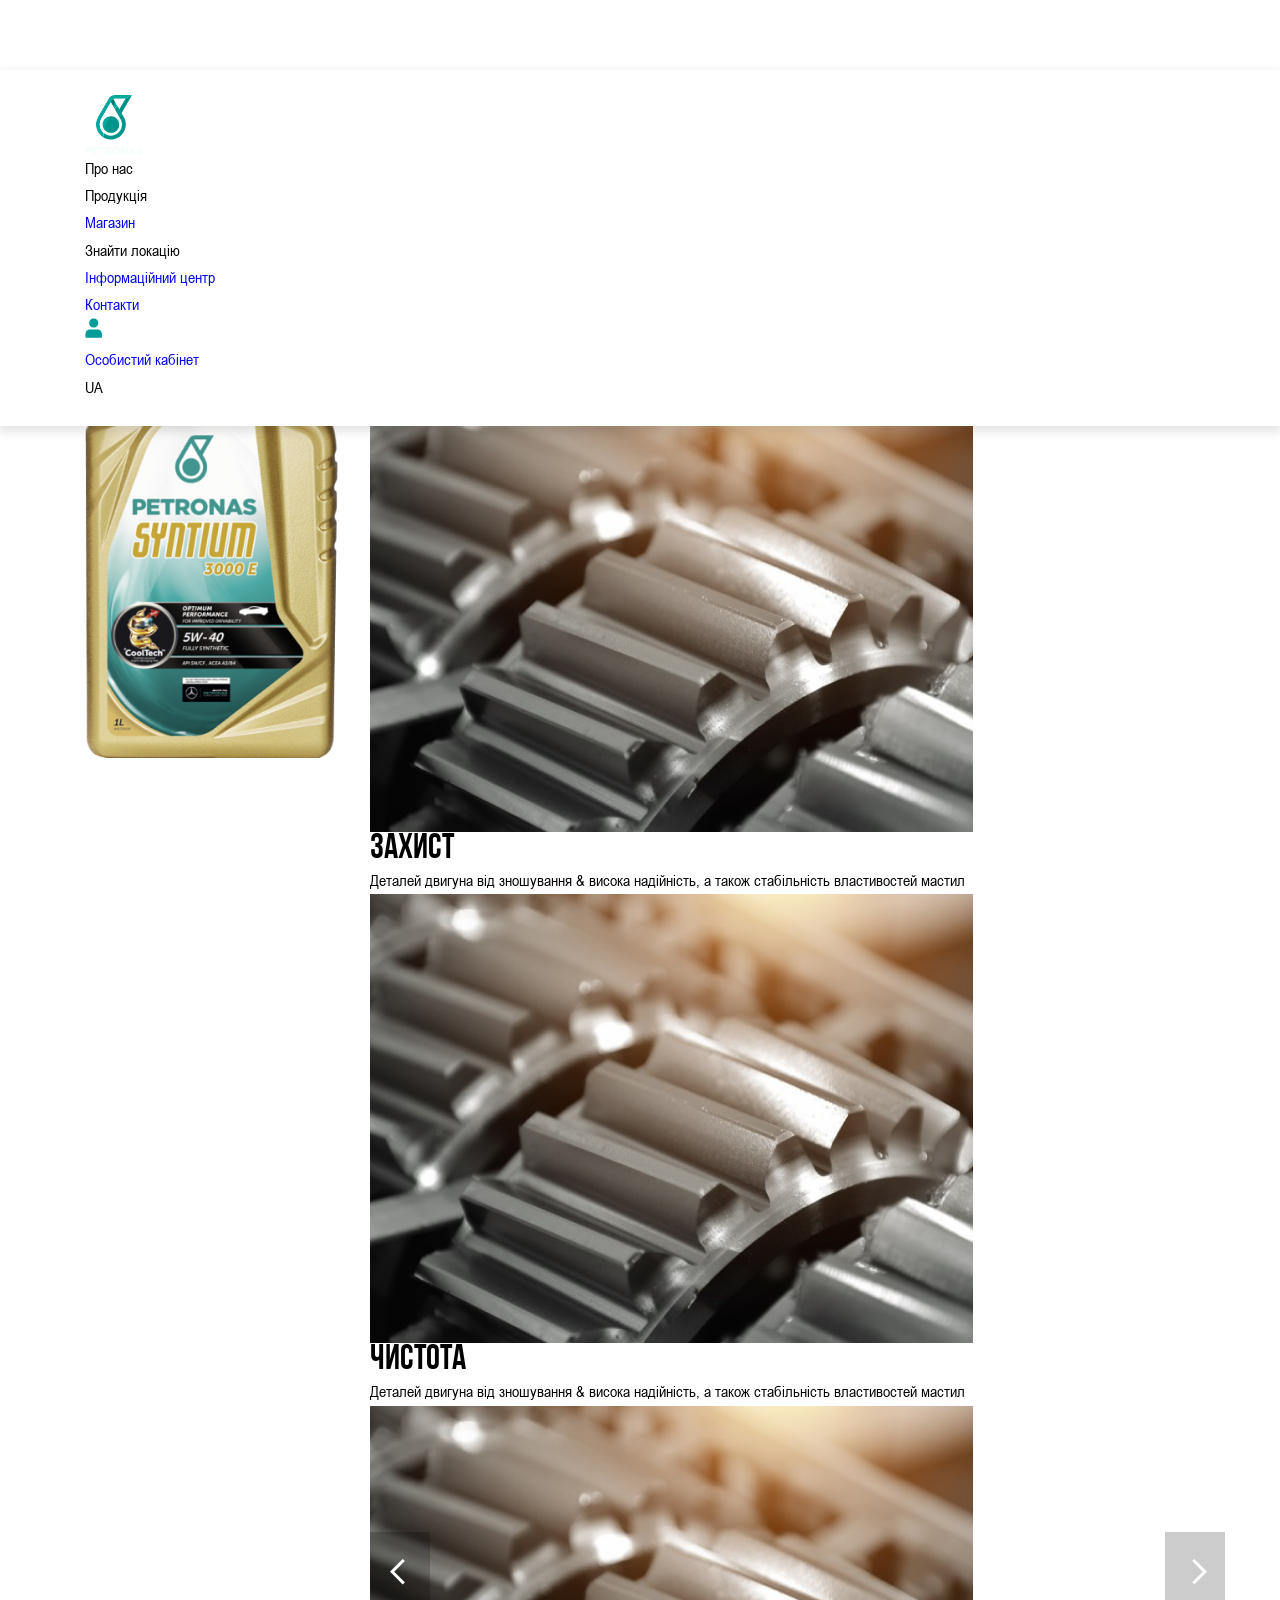
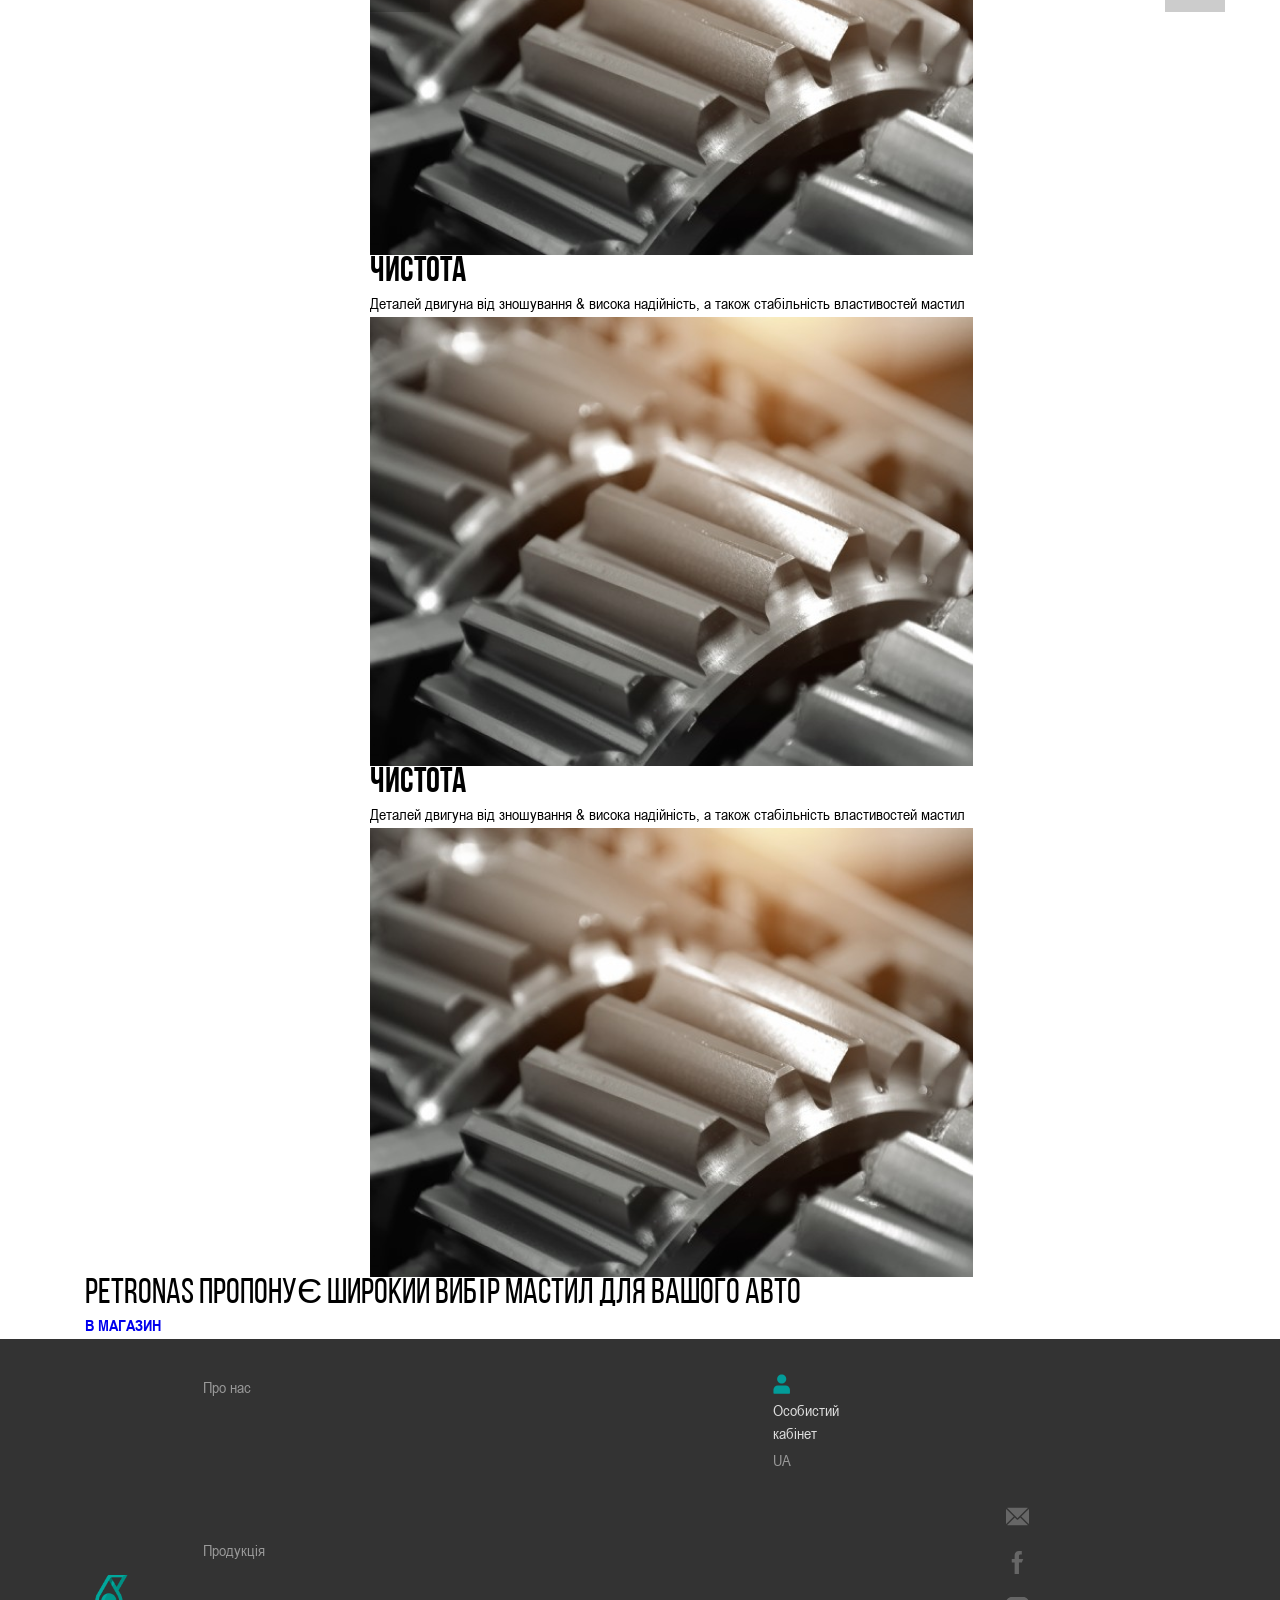
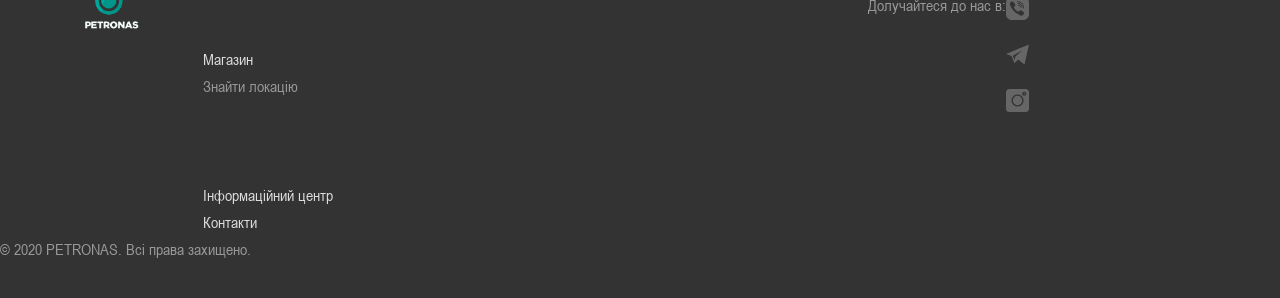
<file: product-single.html>
<!DOCTYPE html>
<html lang="en">

<!-- Start head -->
<head>
    <meta charset="utf-8" />
    <title>Front-end</title>

    <!-- SEO meta tags -->
    <!-- <meta property="og:url" content="url" />
        <meta property="og:type" content="website" />
        <meta property="og:title" content="title" />
        <meta property="og:description" content="description"/>
        <meta property="og:image" content="url" />
        <meta property="og:site_name" content="title" />
        <meta name="twitter:card" content=summary />
        <meta name="twitter:description" content="description"/>
        <meta name="twitter:title" content="title" /> -->
    <!--End SEO meta tags -->

    <meta http-equiv="X-UA-Compatible" content="IE=edge" />
    <meta name="viewport" content="width=device-width, initial-scale=1, maximum-scale=1" />

    <!-- Template Basic Images Start -->
    <link rel="icon" href="img/favicon.ico" />
    <link rel="favicon" sizes="130x170" href="img/favicon130x170.png" />
    <!-- Template Basic Images End -->

    <!-- Custom Browsers Color Start -->
    <meta name="theme-color" content="#000" />
    <!-- Custom Browsers Color End -->


    <style>
        body {
            opacity: 0;
        }

        .modal {
            opacity: 0;
        }

        .dropdown-menu {
            opacity: 0;
            visibility: hidden;
        }

        .select__list {
            visibility: hidden;
            opacity: 0;
        }

        .aside-tab {
            transform: translate(-100%, -50%);
        }
        .aside-tab--right {
            transform: translate(100%, -50%);
        }

        @media screen and (max-width: 991px) {

            .header nav {
                transform: translate3d(100%, 0, 0);
                visibility: hidden;
            }

            /*header mega menu */
            .header.header-mega-menu nav {
                transform: translate3d(100%, 0, 0);
                visibility: hidden;
            }
        }
    </style>
<link href="main.css" rel="stylesheet"></head><!-- End head -->

<!-- Body Modifications -->
<!-- fixed header: header position: fixed -->

<body class="fixed-header">
    <!-- Start site wrapper -->
    <div class="site-wrapper">

        <!-- Start header -->
        <header class="header header--white header--shadow">
            <div class="container">
                <div class="header__row">
                    <a href="sitemap.html" class="logo">
                        <svg width="58" height="60" viewBox="0 0 58 60" fill="none" xmlns="http://www.w3.org/2000/svg">
                        <path d="M34.1669 30.1265C34.4692 25.5624 31.0143 21.6175 26.4503 21.3152C21.8862 21.013 17.9413 24.4679 17.639 29.032C17.3368 33.596 20.7917 37.5409 25.3557 37.8432C29.9198 38.1454 33.8647 34.6905 34.1669 30.1265Z" fill="#00A99D"/>
                        <path d="M36.5449 18.1701L47.0364 0C46.9761 0.0241463 43.7767 1.50914 40.4204 3.81511L34.3355 14.3429L32.2589 10.7451C31.3414 11.7109 30.46 12.7251 29.6149 13.7634L35.4704 23.9169V23.929C36.4483 25.583 37.0037 27.5026 37.0037 29.5671C37.0037 35.7123 32.0175 40.6985 25.8722 40.6985C23.1437 40.6985 20.6446 39.7085 18.7008 38.0787C18.4714 39.4912 18.2903 40.9159 18.1816 42.3646C20.4272 43.7168 23.0592 44.4895 25.8722 44.4895C34.1182 44.4895 40.8067 37.801 40.8067 29.555C40.8067 26.7299 40.0219 24.0859 38.6577 21.8403L36.5449 18.1701Z" fill="#00A99D"/>
                        <mask id="mask0" mask-type="alpha" maskUnits="userSpaceOnUse" x="10" y="0" width="38" height="43">
                        <path d="M14.778 29.5792C14.778 27.5267 15.3334 25.595 16.3113 23.941C16.3113 23.941 25.8732 7.38876 25.9094 7.31632L29.64 13.7754C30.4851 12.7372 31.3665 11.7351 32.284 10.7692L28.4327 4.09279C28.9881 3.89962 29.7366 3.82718 30.9439 3.82718H40.4334C42.0271 2.7406 43.6811 1.7506 45.3834 0.845119C45.9146 0.567437 46.47 0.277682 47.0495 0H30.8473C26.332 0.120731 25.1488 1.00207 23.4344 3.98413C23.4344 3.98413 13.0274 22.0214 13.0153 22.0335C11.7235 24.2429 10.9629 26.8386 10.9629 29.5792C10.9629 35.0121 13.8725 39.7689 18.2068 42.3767C18.3275 40.9279 18.4965 39.5033 18.7259 38.0907C16.3113 36.0504 14.778 32.9959 14.778 29.5792Z" fill="url(#paint0_linear)"/>
                        </mask>
                        <g mask="url(#mask0)">
                        <path d="M14.778 29.5792C14.778 27.5267 15.3334 25.595 16.3113 23.941C16.3113 23.941 25.8732 7.38876 25.9094 7.31632L29.64 13.7754C30.4851 12.7372 31.3665 11.7351 32.284 10.7692L28.4327 4.09279C28.9881 3.89962 29.7366 3.82718 30.9439 3.82718H40.4334C42.0271 2.7406 43.6811 1.7506 45.3834 0.845119C45.9146 0.567437 46.47 0.277682 47.0495 0H30.8473C26.332 0.120731 25.1488 1.00207 23.4344 3.98413C23.4344 3.98413 13.0274 22.0214 13.0153 22.0335C11.7235 24.2429 10.9629 26.8386 10.9629 29.5792C10.9629 35.0121 13.8725 39.7689 18.2068 42.3767C18.3275 40.9279 18.4965 39.5033 18.7259 38.0907C16.3113 36.0504 14.778 32.9959 14.778 29.5792Z" fill="url(#paint1_linear)"/>
                        </g>
                        <path d="M26.6578 54.5705V54.5464C26.6578 52.8924 25.4505 51.9265 23.5792 51.9265H20.6695C20.3919 51.9265 20.1504 52.1559 20.1504 52.4094V59.3515H22.2028V57.4802C22.2028 57.3594 22.3236 57.2266 22.4322 57.2266H23.1566L24.5933 59.3515H26.9717L25.2573 56.8644C26.1266 56.4419 26.6578 55.6692 26.6578 54.5705ZM24.6054 54.6671C24.6054 55.2466 24.1587 55.633 23.4343 55.633H22.2028V53.991C22.2028 53.8099 22.3477 53.665 22.5167 53.665H23.4101C24.1587 53.665 24.5933 54.0031 24.5933 54.643V54.6671H24.6054Z" fill="#F6FDFD"/>
                        <path d="M31.1841 51.7937C28.8902 51.7937 27.1758 53.5202 27.1758 55.6571V55.6692C27.1758 57.8061 28.866 59.5084 31.1599 59.5084C33.4538 59.5084 35.1682 57.7699 35.1682 55.645V55.6209C35.1803 53.496 33.478 51.7937 31.1841 51.7937ZM33.0795 55.6692C33.0795 56.7437 32.331 57.6492 31.1961 57.6492C30.0733 57.6492 29.3007 56.7195 29.3007 55.645V55.6209C29.3007 54.5464 30.0613 53.6409 31.172 53.6409C32.3069 53.6409 33.0795 54.5826 33.0795 55.645V55.6692Z" fill="#F6FDFD"/>
                        <path d="M41.0112 52.4096V55.8625L37.9567 51.9387H36.5683C36.2786 51.9387 36.0371 52.1802 36.0371 52.4699V59.3637H38.0775V55.2951L41.2527 59.3637H43.0516V51.9387H41.5425C41.2527 51.9387 41.0112 52.144 41.0112 52.4096Z" fill="#F6FDFD"/>
                        <path d="M13.1582 52.4457V53.7375H15.3797V59.3515H17.4321V53.9669C17.4321 53.8341 17.5408 53.7375 17.6856 53.7375H19.6536V51.9265H13.6653C13.3997 51.9386 13.1703 52.1801 13.1582 52.4457Z" fill="#F6FDFD"/>
                        <path d="M3.18731 51.9387H0.531221C0.253539 51.9387 0 52.156 0 52.4216V59.3637H2.05243V57.4924C2.05243 57.3716 2.17316 57.2388 2.2939 57.2388H3.06658C4.91377 57.2388 6.26596 56.3213 6.26596 54.5707V54.5465C6.26596 52.9046 5.05865 51.9387 3.18731 51.9387ZM4.21353 54.6672C4.21353 55.2468 3.76682 55.6331 3.04243 55.6331H2.06451V53.6652H3.03036C3.77889 53.6652 4.2256 54.0032 4.2256 54.6431V54.6672H4.21353Z" fill="#F6FDFD"/>
                        <path d="M6.71289 52.4458V59.3516H12.677V57.601H8.74118V56.7076C8.74118 56.5748 8.86191 56.4299 8.99471 56.4299H12.2182V54.8121H8.75325V53.967C8.75325 53.8342 8.86191 53.6893 8.99471 53.6893H12.6891V51.9387H7.24411C6.96643 51.9387 6.71289 52.1681 6.71289 52.4458Z" fill="#F6FDFD"/>
                        <path d="M55.2478 54.7396C54.2095 54.5102 53.9681 54.3653 53.9681 54.0273V54.0031C53.9681 53.7375 54.2095 53.5202 54.7045 53.5202C55.1633 53.5202 55.6462 53.6409 56.1292 53.8703C56.1292 53.8703 56.2378 53.9186 56.2861 53.9548C56.431 54.0152 56.5879 54.0755 56.7932 54.0273C56.9381 53.991 57.0346 53.8703 57.1675 53.7134L57.8073 52.8079C56.9984 52.1559 56.0205 51.8179 54.7528 51.8179C52.9781 51.8179 51.8794 52.8199 51.8794 54.1963V54.2204C51.8794 55.7416 53.0988 56.1883 54.6804 56.5505C55.6825 56.7799 55.9239 56.949 55.9239 57.2629V57.287C55.9239 57.613 55.6342 57.7941 55.0788 57.7941C54.4269 57.7941 53.799 57.625 53.2195 57.287C53.0505 57.2025 52.8453 57.0938 52.5797 57.1542C52.471 57.1783 52.3865 57.2508 52.302 57.3594L51.5293 58.2891C52.4348 59.098 53.6904 59.5085 55.0064 59.5085C56.8053 59.5085 58.0005 58.603 58.0005 57.0938V57.0455C58.0126 55.6571 56.9501 55.1018 55.2478 54.7396Z" fill="#F6FDFD"/>
                        <path d="M45.6494 59.3636L46.0236 58.4219C46.084 58.277 46.2047 58.12 46.3617 58.0838H49.0178L49.5369 59.3515H51.7463L48.6073 51.9265H46.9171C46.6635 51.9507 46.5669 52.0835 46.4824 52.2646L43.4883 59.3636H45.6494ZM47.6052 54.3774L48.4383 56.4902H46.7722L47.6052 54.3774Z" fill="#F6FDFD"/>
                        <g opacity="0.3">
                        <mask id="mask1" mask-type="alpha" maskUnits="userSpaceOnUse" x="10" y="0" width="38" height="43">
                        <g opacity="0.3">
                        <g opacity="0.3">
                        <path opacity="0.3" d="M14.778 29.5792C14.778 27.5267 15.3334 25.595 16.3113 23.941C16.3113 23.941 25.8732 7.38876 25.9094 7.31632L29.64 13.7754C30.4851 12.7372 31.3665 11.7351 32.284 10.7692L28.4327 4.09279C28.9881 3.89962 29.7366 3.82718 30.9439 3.82718H40.4334C42.0271 2.7406 43.6811 1.7506 45.3834 0.845119C45.9146 0.567437 46.47 0.277682 47.0495 0H30.8473C26.332 0.120731 25.1488 1.00207 23.4344 3.98413C23.4344 3.98413 13.0274 22.0214 13.0153 22.0335C11.7235 24.2429 10.9629 26.8386 10.9629 29.5792C10.9629 35.0121 13.8725 39.7689 18.2068 42.3767C18.3275 40.9279 18.4965 39.5033 18.7259 38.0907C16.3113 36.0504 14.778 32.9959 14.778 29.5792Z" fill="url(#paint2_linear)"/>
                        </g>
                        </g>
                        </mask>
                        <g mask="url(#mask1)">
                        <path opacity="0.3" d="M14.778 29.5792C14.778 27.5267 15.3334 25.595 16.3113 23.941C16.3113 23.941 25.8732 7.38876 25.9094 7.31632L29.64 13.7754C30.4851 12.7372 31.3665 11.7351 32.284 10.7692L28.4327 4.09279C28.9881 3.89962 29.7366 3.82718 30.9439 3.82718H40.4334C42.0271 2.7406 43.6811 1.7506 45.3834 0.845119C45.9146 0.567437 46.47 0.277682 47.0495 0H30.8473C26.332 0.120731 25.1488 1.00207 23.4344 3.98413C23.4344 3.98413 13.0274 22.0214 13.0153 22.0335C11.7235 24.2429 10.9629 26.8386 10.9629 29.5792C10.9629 35.0121 13.8725 39.7689 18.2068 42.3767C18.3275 40.9279 18.4965 39.5033 18.7259 38.0907C16.3113 36.0504 14.778 32.9959 14.778 29.5792Z" fill="url(#paint3_linear)"/>
                        </g>
                        </g>
                        <mask id="mask2" mask-type="alpha" maskUnits="userSpaceOnUse" x="25" y="4" width="6" height="9">
                        <path d="M28.7699 10.6243C28.8303 9.05483 29.4822 8.20971 30.1342 7.08691L28.4198 4.09277C27.4056 4.58777 26.7295 5.89167 25.8965 7.32837L29.0234 12.7734C28.8544 12.0852 28.7337 11.3729 28.7699 10.6243Z" fill="url(#paint4_linear)"/>
                        </mask>
                        <g mask="url(#mask2)">
                        <path opacity="0.8" d="M28.7699 10.6243C28.8303 9.05483 29.4822 8.20971 30.1342 7.08691L28.4198 4.09277C27.4056 4.58777 26.7295 5.89167 25.8965 7.32837L29.0234 12.7734C28.8544 12.0852 28.7337 11.3729 28.7699 10.6243Z" fill="url(#paint5_linear)"/>
                        </g>
                        <mask id="mask3" mask-type="alpha" maskUnits="userSpaceOnUse" x="18" y="10" width="23" height="35">
                        <path d="M36.5449 18.17L34.3355 14.3549L32.2589 10.7571C31.3414 11.7229 30.46 12.7371 29.6149 13.7754L35.4704 23.9289V23.9409C36.4483 25.595 37.0037 27.5146 37.0037 29.5791C37.0037 35.7243 32.0175 40.7105 25.8722 40.7105C23.1437 40.7105 20.6446 39.7205 18.7008 38.0907C18.4714 39.5032 18.2903 40.9278 18.1816 42.3766C20.4272 43.7288 23.0592 44.5015 25.8722 44.5015C34.1182 44.5015 40.8067 37.813 40.8067 29.567C40.8067 26.7419 40.0219 24.0979 38.6577 21.8523L36.5449 18.17Z" fill="url(#paint6_linear)"/>
                        </mask>
                        <g mask="url(#mask3)">
                        <path opacity="0.3" d="M36.5449 18.17L34.3355 14.3549L32.2589 10.7571C31.3414 11.7229 30.46 12.7371 29.6149 13.7754L35.4704 23.9289V23.9409C36.4483 25.595 37.0037 27.5146 37.0037 29.5791C37.0037 35.7243 32.0175 40.7105 25.8722 40.7105C23.1437 40.7105 20.6446 39.7205 18.7008 38.0907C18.4714 39.5032 18.2903 40.9278 18.1816 42.3766C20.4272 43.7288 23.0592 44.5015 25.8722 44.5015C34.1182 44.5015 40.8067 37.813 40.8067 29.567C40.8067 26.7419 40.0219 24.0979 38.6577 21.8523L36.5449 18.17Z" fill="url(#paint7_linear)"/>
                        </g>
                        <mask id="mask4" mask-type="alpha" maskUnits="userSpaceOnUse" x="34" y="0" width="14" height="19">
                        <path d="M36.5453 18.1701L47.0369 0C46.9765 0.0241463 43.7771 1.50914 40.4208 3.81511L34.3359 14.3429L36.5453 18.1701Z" fill="url(#paint8_linear)"/>
                        </mask>
                        <g mask="url(#mask4)">
                        <path opacity="0.4" d="M36.5453 18.1701L47.0369 0C46.9765 0.0241463 43.7771 1.50914 40.4208 3.81511L34.3359 14.3429L36.5453 18.1701Z" fill="url(#paint9_linear)"/>
                        </g>
                        <mask id="mask5" mask-type="alpha" maskUnits="userSpaceOnUse" x="19" y="21" width="16" height="17">
                        <path d="M25.8957 21.2969C25.4128 21.2969 24.942 21.3452 24.4832 21.4176C22.2255 25.5345 20.487 30.0016 19.4004 34.7101C20.9216 36.6298 23.2638 37.8612 25.8957 37.8612C30.4715 37.8612 34.1779 34.1548 34.1779 29.579C34.1779 25.0033 30.4715 21.2969 25.8957 21.2969Z" fill="url(#paint10_linear)"/>
                        </mask>
                        <g mask="url(#mask5)">
                        <path opacity="0.3" d="M25.8957 21.2969C25.4128 21.2969 24.942 21.3452 24.4832 21.4176C22.2255 25.5345 20.487 30.0016 19.4004 34.7101C20.9216 36.6298 23.2638 37.8612 25.8957 37.8612C30.4715 37.8612 34.1779 34.1548 34.1779 29.579C34.1779 25.0033 30.4715 21.2969 25.8957 21.2969Z" fill="url(#paint11_linear)"/>
                        <g opacity="0.9">
                        <mask id="mask6" mask-type="alpha" maskUnits="userSpaceOnUse" x="12" y="23" width="29" height="22">
                        <g opacity="0.9">
                        <g opacity="0.9">
                        <path opacity="0.9" d="M40.624 29.1325C40.624 37.3784 33.9355 44.067 25.6895 44.067C22.8765 44.067 20.2445 43.2822 17.9989 41.9421C15.4757 40.4209 13.4474 38.1873 12.1797 35.5071C13.4232 38.3805 15.536 40.7831 18.2042 42.3767C20.4498 43.7289 23.0817 44.5016 25.8948 44.5016C34.1407 44.5016 40.8292 37.8131 40.8292 29.5671C40.8292 27.2974 40.3222 25.1363 39.4046 23.2046C40.1894 25.0276 40.624 27.0318 40.624 29.1325Z" fill="url(#paint12_linear)"/>
                        </g>
                        </g>
                        </mask>
                        <g mask="url(#mask6)">
                        <path opacity="0.8" d="M40.624 29.1325C40.624 37.3784 33.9355 44.067 25.6895 44.067C22.8765 44.067 20.2445 43.2822 17.9989 41.9421C15.4757 40.4209 13.4474 38.1873 12.1797 35.5071C13.4232 38.3805 15.536 40.7831 18.2042 42.3767C20.4498 43.7289 23.0817 44.5016 25.8948 44.5016C34.1407 44.5016 40.8292 37.8131 40.8292 29.5671C40.8292 27.2974 40.3222 25.1363 39.4046 23.2046C40.1894 25.0276 40.624 27.0318 40.624 29.1325Z" fill="url(#paint13_linear)"/>
                        </g>
                        </g>
                        </g>
                        <mask id="mask7" mask-type="alpha" maskUnits="userSpaceOnUse" x="19" y="23" width="16" height="15">
                        <path d="M31.464 23.4338C32.9248 24.9309 33.8303 26.9713 33.8303 29.2289C33.8303 33.8047 30.1239 37.5111 25.5481 37.5111C23.4112 37.5111 21.4553 36.7022 19.9824 35.3621C21.4916 36.8954 23.5802 37.8492 25.8983 37.8492C30.474 37.8492 34.1804 34.1427 34.1804 29.567C34.1804 27.1403 33.1301 24.9551 31.464 23.4338Z" fill="url(#paint14_linear)"/>
                        </mask>
                        <g mask="url(#mask7)">
                        <path opacity="0.8" d="M31.464 23.4338C32.9248 24.9309 33.8303 26.9713 33.8303 29.2289C33.8303 33.8047 30.1239 37.5111 25.5481 37.5111C23.4112 37.5111 21.4553 36.7022 19.9824 35.3621C21.4916 36.8954 23.5802 37.8492 25.8983 37.8492C30.474 37.8492 34.1804 34.1427 34.1804 29.567C34.1804 27.1403 33.1301 24.9551 31.464 23.4338Z" fill="url(#paint15_linear)"/>
                        <g opacity="0.8">
                        <mask id="mask8" mask-type="alpha" maskUnits="userSpaceOnUse" x="14" y="6" width="12" height="32">
                        <g opacity="0.8">
                        <g opacity="0.8">
                        <path opacity="0.8" d="M25.8251 7.44912L25.5474 6.97827C25.5112 7.05071 15.9493 23.603 15.9493 23.603C14.9714 25.257 14.416 27.1887 14.416 29.2411C14.416 32.4405 15.7682 35.326 17.9293 37.3543C15.9734 35.3501 14.7661 32.6095 14.7661 29.5913C14.7661 27.5388 15.3215 25.6071 16.2994 23.9531C16.2994 23.941 24.9317 8.99448 25.8251 7.44912Z" fill="url(#paint16_linear)"/>
                        </g>
                        </g>
                        </mask>
                        <g mask="url(#mask8)">
                        <path opacity="0.8" d="M25.8251 7.44912L25.5474 6.97827C25.5112 7.05071 15.9493 23.603 15.9493 23.603C14.9714 25.257 14.416 27.1887 14.416 29.2411C14.416 32.4405 15.7682 35.326 17.9293 37.3543C15.9734 35.3501 14.7661 32.6095 14.7661 29.5913C14.7661 27.5388 15.3215 25.6071 16.2994 23.9531C16.2994 23.941 24.9317 8.99448 25.8251 7.44912Z" fill="url(#paint17_linear)"/>
                        </g>
                        </g>
                        </g>
                        <defs>
                        <linearGradient id="paint0_linear" x1="10.9702" y1="21.1873" x2="47.0443" y2="21.1873" gradientUnits="userSpaceOnUse">
                        <stop offset="0.0122699" stop-color="white"/>
                        <stop offset="0.0797546" stop-color="white"/>
                        <stop offset="0.0934276" stop-color="white"/>
                        <stop offset="0.4908" stop-color="white"/>
                        <stop offset="0.6656" stop-color="#F1F1F1"/>
                        <stop offset="0.9943" stop-color="#CDCDCD"/>
                        <stop offset="1" stop-color="#CCCCCC"/>
                        </linearGradient>
                        <linearGradient id="paint1_linear" x1="10.9702" y1="21.1873" x2="47.0443" y2="21.1873" gradientUnits="userSpaceOnUse">
                        <stop offset="0.0122699" stop-color="#00A99D"/>
                        <stop offset="0.0797546" stop-color="#00A99D"/>
                        <stop offset="0.0934276" stop-color="#00A99D"/>
                        <stop offset="0.4908" stop-color="#00A99D"/>
                        <stop offset="1" stop-color="#00A99D"/>
                        </linearGradient>
                        <linearGradient id="paint2_linear" x1="18.5193" y1="9.46676" x2="34.5459" y2="22.9146" gradientUnits="userSpaceOnUse">
                        <stop offset="0.0122699" stop-color="white"/>
                        <stop offset="0.0797546" stop-color="white"/>
                        <stop offset="0.2039" stop-color="#BBBBBB"/>
                        <stop offset="0.4909" stop-color="#121212"/>
                        <stop offset="0.5215"/>
                        <stop offset="1"/>
                        </linearGradient>
                        <linearGradient id="paint3_linear" x1="18.5193" y1="9.46676" x2="34.5459" y2="22.9146" gradientUnits="userSpaceOnUse">
                        <stop offset="0.0122699" stop-color="#00685E"/>
                        <stop offset="0.0797546" stop-color="#00685E"/>
                        <stop offset="0.5215" stop-color="#00685E"/>
                        <stop offset="1" stop-color="#00685E"/>
                        </linearGradient>
                        <linearGradient id="paint4_linear" x1="26.0319" y1="7.04889" x2="30.7191" y2="9.43714" gradientUnits="userSpaceOnUse">
                        <stop stop-color="white"/>
                        <stop offset="0.0950655" stop-color="#DFDFDF"/>
                        <stop offset="0.2393" stop-color="#B3B3B3"/>
                        <stop offset="0.2744" stop-color="#9E9E9E"/>
                        <stop offset="0.3555" stop-color="#747474"/>
                        <stop offset="0.4412" stop-color="#505050"/>
                        <stop offset="0.5308" stop-color="#333333"/>
                        <stop offset="0.6256" stop-color="#1C1C1C"/>
                        <stop offset="0.7281" stop-color="#0C0C0C"/>
                        <stop offset="0.8436" stop-color="#030303"/>
                        <stop offset="1"/>
                        </linearGradient>
                        <linearGradient id="paint5_linear" x1="26.0319" y1="7.04889" x2="30.7191" y2="9.43714" gradientUnits="userSpaceOnUse">
                        <stop stop-color="#00685E"/>
                        <stop offset="0.2393" stop-color="#00685E"/>
                        <stop offset="0.3224" stop-color="#00685E"/>
                        <stop offset="1" stop-color="#00685E"/>
                        </linearGradient>
                        <linearGradient id="paint6_linear" x1="21.9744" y1="25.989" x2="40.9578" y2="31.0756" gradientUnits="userSpaceOnUse">
                        <stop stop-color="white"/>
                        <stop offset="0.2883" stop-color="white"/>
                        <stop offset="0.3029" stop-color="#F4F4F4"/>
                        <stop offset="0.3847" stop-color="#BCBCBC"/>
                        <stop offset="0.4688" stop-color="#8A8A8A"/>
                        <stop offset="0.5536" stop-color="#5F5F5F"/>
                        <stop offset="0.6392" stop-color="#3D3D3D"/>
                        <stop offset="0.7258" stop-color="#222222"/>
                        <stop offset="0.8137" stop-color="#0F0F0F"/>
                        <stop offset="0.9039" stop-color="#040404"/>
                        <stop offset="1"/>
                        </linearGradient>
                        <linearGradient id="paint7_linear" x1="21.9744" y1="25.989" x2="40.9578" y2="31.0756" gradientUnits="userSpaceOnUse">
                        <stop stop-color="#00685E"/>
                        <stop offset="0.2883" stop-color="#00685E"/>
                        <stop offset="0.312" stop-color="#00685E"/>
                        <stop offset="1" stop-color="#00685E"/>
                        </linearGradient>
                        <linearGradient id="paint8_linear" x1="34.347" y1="9.08232" x2="47.0438" y2="9.08232" gradientUnits="userSpaceOnUse">
                        <stop stop-color="white"/>
                        <stop offset="0.2761" stop-color="white"/>
                        <stop offset="0.2777" stop-color="#FEFEFE"/>
                        <stop offset="0.3824" stop-color="#C9C9C9"/>
                        <stop offset="0.4884" stop-color="#9B9B9B"/>
                        <stop offset="0.5935" stop-color="#757575"/>
                        <stop offset="0.6978" stop-color="#585858"/>
                        <stop offset="0.8008" stop-color="#444444"/>
                        <stop offset="0.9022" stop-color="#373737"/>
                        <stop offset="1" stop-color="#333333"/>
                        </linearGradient>
                        <linearGradient id="paint9_linear" x1="34.347" y1="9.08232" x2="47.0438" y2="9.08232" gradientUnits="userSpaceOnUse">
                        <stop stop-color="#00685E"/>
                        <stop offset="0.2761" stop-color="#00685E"/>
                        <stop offset="1" stop-color="#00685E"/>
                        </linearGradient>
                        <linearGradient id="paint10_linear" x1="21.1939" y1="26.5709" x2="32.8822" y2="34.0315" gradientUnits="userSpaceOnUse">
                        <stop offset="0.0122699" stop-color="white"/>
                        <stop offset="0.0858896" stop-color="white"/>
                        <stop offset="0.1111" stop-color="#F0F0F0"/>
                        <stop offset="0.2137" stop-color="#B9B9B9"/>
                        <stop offset="0.3196" stop-color="#878787"/>
                        <stop offset="0.4266" stop-color="#5E5E5E"/>
                        <stop offset="0.5348" stop-color="#3C3C3C"/>
                        <stop offset="0.6448" stop-color="#212121"/>
                        <stop offset="0.7572" stop-color="#0F0F0F"/>
                        <stop offset="0.8735" stop-color="#040404"/>
                        <stop offset="1"/>
                        </linearGradient>
                        <linearGradient id="paint11_linear" x1="21.1939" y1="26.5709" x2="32.8822" y2="34.0315" gradientUnits="userSpaceOnUse">
                        <stop offset="0.0122699" stop-color="#00685E"/>
                        <stop offset="0.0858896" stop-color="#00685E"/>
                        <stop offset="0.1249" stop-color="#00685E"/>
                        <stop offset="1" stop-color="#00685E"/>
                        </linearGradient>
                        <linearGradient id="paint12_linear" x1="23.4135" y1="44.3974" x2="30.2404" y2="20.5895" gradientUnits="userSpaceOnUse">
                        <stop stop-color="white"/>
                        <stop offset="0.4172" stop-color="white"/>
                        <stop offset="0.5479" stop-color="#F4F4F4"/>
                        <stop offset="0.7801" stop-color="#D5D5D5"/>
                        <stop offset="1" stop-color="#B3B3B3"/>
                        </linearGradient>
                        <linearGradient id="paint13_linear" x1="23.4135" y1="44.3974" x2="30.2404" y2="20.5895" gradientUnits="userSpaceOnUse">
                        <stop stop-color="#00685E"/>
                        <stop offset="0.4172" stop-color="#00685E"/>
                        <stop offset="1" stop-color="#00685E"/>
                        </linearGradient>
                        <linearGradient id="paint14_linear" x1="24.3835" y1="38.2638" x2="32.5735" y2="24.0782" gradientUnits="userSpaceOnUse">
                        <stop stop-color="white"/>
                        <stop offset="0.5215" stop-color="white"/>
                        <stop offset="0.5694" stop-color="#E6E6E6"/>
                        <stop offset="0.6697" stop-color="#B9B9B9"/>
                        <stop offset="0.7658" stop-color="#959595"/>
                        <stop offset="0.8554" stop-color="#7B7B7B"/>
                        <stop offset="0.9361" stop-color="#6B6B6B"/>
                        <stop offset="1" stop-color="#666666"/>
                        </linearGradient>
                        <linearGradient id="paint15_linear" x1="24.3835" y1="38.2638" x2="32.5735" y2="24.0782" gradientUnits="userSpaceOnUse">
                        <stop stop-color="#00685E"/>
                        <stop offset="0.5215" stop-color="#00685E"/>
                        <stop offset="1" stop-color="#00685E"/>
                        </linearGradient>
                        <linearGradient id="paint16_linear" x1="13.9391" y1="22.7025" x2="26.8254" y2="21.8014" gradientUnits="userSpaceOnUse">
                        <stop stop-color="white"/>
                        <stop offset="0.5706" stop-color="white"/>
                        <stop offset="0.6108" stop-color="#E6E6E6"/>
                        <stop offset="0.8824" stop-color="#424242"/>
                        <stop offset="1"/>
                        </linearGradient>
                        <linearGradient id="paint17_linear" x1="13.9391" y1="22.7025" x2="26.8254" y2="21.8014" gradientUnits="userSpaceOnUse">
                        <stop stop-color="#00685E"/>
                        <stop offset="0.5706" stop-color="#00685E"/>
                        <stop offset="1" stop-color="#00685E"/>
                        </linearGradient>
                        </defs>
                        </svg>
                    </a>
                    <menu>
                        <!-- Nav for wordpress start -->
                        <nav data-default_back_btn_text="Menu" >
                            <ul>
                                <li class="menu-item-has-children">
                                    <span> Про нас </span>
                                    <div class="dropdown-menu-wrap">
                                        <ul class="dropdown-menu">
                                            <li><a href="#">Про Ойл-груп</a></li>
                                            <li><a href="##">Історія</a></li>
                                            <li><a href="###">Про бренд</a></li>
                                            <li><a href="###">Технології</a></li>
                                            <li><a href="###">Спонсорство</a></li>
                                        </ul>
                                    </div>
                                </li>
                                <li class="menu-item-has-children">
                                    <span> Продукція </span>
                                    <div class="dropdown-menu-wrap">
                                        <ul class="dropdown-menu">
                                            <li><a href="#">Test 1</a></li>
                                            <li><a href="##">Test 2</a></li>
                                            <li><a href="###">Test 3</a></li>
                                        </ul>
                                    </div>
                                </li>
                                <li>
                                    <a href="about.html">Магазин</a>
                                </li>
                                <li class="menu-item-has-children">
                                    <span> Знайти локацію</span>
                                    <div class="dropdown-menu-wrap">
                                        <ul class="dropdown-menu">
                                            <li><a href="#">Test 12</a></li>
                                            <li><a href="##">Test 22</a></li>
                                            <li><a href="###">Test 33</a></li>
                                        </ul>
                                    </div>
                                </li>
                                <li>
                                    <a href="contact.html">Інформаційний центр</a>
                                </li>
                                <li>
                                    <a href="contact.html">Контакти</a>
                                </li>
                            </ul>
                            <div class="header-cab">
                                <a href="#">
                                    <svg width="17" height="20" viewBox="0 0 17 20" fill="none" xmlns="http://www.w3.org/2000/svg">
                                    <path d="M13.2779 4.95839C13.2779 7.48969 11.2258 9.54161 8.69447 9.54161C6.16318 9.54161 4.11108 7.48969 4.11108 4.95839C4.11108 2.42709 6.16318 0.375 8.69447 0.375C11.2258 0.375 13.2779 2.42709 13.2779 4.95839Z" fill="#029C99"/>
                                    <path d="M12.5902 11.375H4.79845C2.39774 11.375 0.444336 13.3284 0.444336 15.7291V18.9375C0.444336 19.317 0.752335 19.625 1.13184 19.625H16.2568C16.6363 19.625 16.9443 19.317 16.9443 18.9375V15.7291C16.9443 13.3284 14.9909 11.375 12.5902 11.375Z" fill="#029C99"/>
                                    </svg>
                                    <p>
                                        Особистий кабінет
                                    </p>
                                </a>
                            </div>
                            <div class="header-select">
        
                                <div class="select-lg menu-item-has-children js-select-lg">
                                        <span>UA</span>
                                    <div class="dropdown-menu-wrap">
                                        <ul class="dropdown-menu select-lg__list">
                                            <li class="select__option"><a href="##">EN</a></li>
                                        </ul>
                                    </div>
                                </div>
                            </div>
                        </nav>
        
                        <!-- Nav for wordpress end -->
                        <div class="burger hidden-on-desktop">
                            <span>&nbsp;</span>
                            <span>&nbsp;</span>
                            <span>&nbsp;</span>
                        </div>
                    </menu>
                </div>
            </div>
        </header>        <!-- End header -->

        <!--Start page-->
        <div class="page-wrapper">

            <!-- Start breadcrumbs -->
            <div class="breadcrumbs breadcrumbs--white">
              <div class="container">
            
                <ul>
                  <li>
                    <a href="#">
                      ГОЛОВНА
                    </a>
                  </li>
                  <li>
            
                    <a href="#">
                      ПРОДУКЦІЯ
                    </a>
                  </li>
                  <li class="active">
                    <a href="#">
                      PETRONAS SYNTIUM
                    </a>
                  </li>
                </ul>
              </div>
            </div>            <!-- End breadcrumbs -->

            <!-- Start descr -->
            <!-- Start name section -->
            <section class="section descr descr--small" id="descr">
              <div class="container">
                <div class="row">
                  <div class="col-12 d-flex justify-content-center">
                    <h2 class="title title--desh">
                      PETRONAS SYNTIUM 3000 E 5W‑40
                    </h2>
                  </div>
                </div>
            
                <div class="row">
                  <div class="col-xl-3 descr-img">
                    <img data-src="../img/s-intro2.png" alt="">
                  </div>
                  <div class="col-12 col-xl-9 no-padding-r">
            
            
                    <div class="tab-content" id="myTabContent">
            
                      <div class="tab-pane fade show active" id="home" role="tabpanel" aria-labelledby="home-tab">
                        <div class="descr__slider">
                          <div class="d-title-prev">&nbsp;</div>
                          <div class="d-title-next">&nbsp;</div>
                          <div class="d-slider">
            
                            <div class="d-slider__item">
            
                              <div class="ds-descr">
                                <h3 class="title">ЯКІСТЬ</h3>
                                <p>Деталей двигуна відстабільність властивостей мастил</p>
                              </div>
            
                              <div class="ds-picture">
                                <img src="img/s-1.png" alt="">
                              </div>
            
                            </div>
            
                            <div class="d-slider__item">
            
                              <div class="ds-descr">
                                <h3 class="title">ЗАХИСТ</h3>
                                <p>Деталей двигуна від зношування & висока надійність, а також стабільність властивостей мастил</p>
                              </div>
            
                              <div class="ds-picture">
                                <img src="img/s-1.png" alt="">
                              </div>
            
                            </div>
                            <div class="d-slider__item">
            
                              <div class="ds-descr">
                                <h3 class="title">ЧИСТОТА</h3>
                                <p>Деталей двигуна від зношування & висока надійність, а також стабільність властивостей мастил</p>
                              </div>
            
                              <div class="ds-picture">
                                <img src="img/s-1.png" alt="">
                              </div>
            
                            </div>
                            <div class="d-slider__item">
            
                              <div class="ds-descr">
                                <h3 class="title">ЧИСТОТА</h3>
                                <p>Деталей двигуна від зношування & висока надійність, а також стабільність властивостей мастил</p>
                              </div>
            
                              <div class="ds-picture">
                                <img src="img/s-1.png" alt="">
                              </div>
            
                            </div>
                            <div class="d-slider__item">
            
                              <div class="ds-descr">
                                <h3 class="title">ЧИСТОТА</h3>
                                <p>Деталей двигуна від зношування & висока надійність, а також стабільність властивостей мастил</p>
                              </div>
            
                              <div class="ds-picture">
                                <img src="img/s-1.png" alt="">
                              </div>
            
                            </div>
            
                          </div>
            
                          <div class="controls">
                            <button class="controls__prev">
                            </button>
                            <button class="controls__next">
                            </button>
                          </div>
            
            
                        </div>
                      </div>
            
            
                    </div>
            
            
                  </div>
                </div>
              </div>
            
            </section>
            <!-- End name section -->            <!-- End descr -->

            <!-- Start cta -->
            <!-- Start cta section -->
            <section class="section cta ">
              <div class="container">
                <div class="cta-inner">
                  <h3 class="title title--section">
                    PETRONAS ПРОПОНУЄ ШИРОКИЙ ВИБІР МАСТИЛ ДЛЯ ВАШОГО АВТО
                  </h3>
            
                  <a href="#" class="btn btn--border-white">В МАГАЗИН</a>
                </div>
              </div>
            </section>
            <!-- End name section -->            <!-- End cta -->

        </div>
        <!--End page-->

        <!-- Start footer -->
        <footer class="footer footer--white">
            <div class="f-content">
                <div class="container">
                    <div class="row">
        
                        <div class="col-12  col-md-2 col-xxl-1 footer-logo">
                            <a href="/">
                                <img src="img/f-logo.png" alt="">
                            </a>
                        </div>
        
                        <div class="col-12 col-md-6 col-xl-6 col-xxl-6 offset-xxl-1 footer-nav">
                            <ul>
                                <li class="current_page_item menu-item-has-children">
                                    <span> Про нас </span>
                                    <div class="dropdown-menu-wrap">
                                        <ul class="dropdown-menu">
                                            <li><a href="#">Про Ойл-груп</a></li>
                                            <li><a href="##">Історія</a></li>
                                            <li><a href="###">Про бренд</a></li>
                                            <li><a href="###">Технології</a></li>
                                            <li><a href="###">Спонсорство</a></li>
                                        </ul>
                                    </div>
                                </li>
                                <li class="menu-item-has-children">
                                    <span> Продукція </span>
                                    <div class="dropdown-menu-wrap">
                                        <ul class="dropdown-menu">
                                            <li><a href="#">Test 1</a></li>
                                            <li><a href="##">Test 2</a></li>
                                            <li><a href="###">Test 3</a></li>
                                        </ul>
                                    </div>
                                </li>
                                <li>
                                    <a href="about.html">Магазин</a>
                                </li>
                                <li class="menu-item-has-children">
                                    <span> Знайти локацію</span>
                                    <div class="dropdown-menu-wrap">
                                        <ul class="dropdown-menu">
                                            <li><a href="#">Test 12</a></li>
                                            <li><a href="##">Test 22</a></li>
                                            <li><a href="###">Test 33</a></li>
                                        </ul>
                                    </div>
                                </li>
                                <li>
                                    <a href="contact.html">Інформаційний центр</a>
                                </li>
                                <li>
                                    <a href="contact.html">Контакти</a>
                                </li>
                            </ul>
                          
                        </div>
        
                        <div class="col-12 col-md-1 col-xl-1 col-xxl-2 footer-cab-lg">
                            <div class="header-cab">
                                <a href="#">
                                    <svg width="17" height="20" viewBox="0 0 17 20" fill="none" xmlns="http://www.w3.org/2000/svg">
                                    <path d="M13.2779 4.95839C13.2779 7.48969 11.2258 9.54161 8.69447 9.54161C6.16318 9.54161 4.11108 7.48969 4.11108 4.95839C4.11108 2.42709 6.16318 0.375 8.69447 0.375C11.2258 0.375 13.2779 2.42709 13.2779 4.95839Z" fill="#029C99"/>
                                    <path d="M12.5902 11.375H4.79845C2.39774 11.375 0.444336 13.3284 0.444336 15.7291V18.9375C0.444336 19.317 0.752335 19.625 1.13184 19.625H16.2568C16.6363 19.625 16.9443 19.317 16.9443 18.9375V15.7291C16.9443 13.3284 14.9909 11.375 12.5902 11.375Z" fill="#029C99"/>
                                    </svg>
                                    <p>
                                        Особистий кабінет
                                    </p>
                                </a>
                            </div>
                            <div class="header-select">
                                <div class="select-lg menu-item-has-children js-select-lg">
                                    <span>UA</span>
                                    <div class="dropdown-menu-wrap">
                                        <ul class="dropdown-menu select-lg__list">
                                            <li class="select__option"><a href="##">EN</a></li>
                                        </ul>
                                    </div>
                                </div>
                            </div>
                        </div>
        
                        <div class="col-12 col-md-3  col-xl-3 col-xxl-2 footer-social">
                            <p class="title">
                                Долучайтеся до нас в:
                            </p>
                            <ul>
                                <li>
                                    <a href="#"> <svg width="22" height="22" viewBox="0 0 22 22" fill="none" xmlns="http://www.w3.org/2000/svg">
        <path d="M20.0667 2.62109H1.93386C1.63622 2.62109 1.35757 2.69427 1.10547 2.81488L10.9573 12.6667L13.1654 10.5446C13.1654 10.5446 13.1656 10.5444 13.1656 10.5443C13.1657 10.5442 13.1659 10.5441 13.1659 10.5441L20.8954 2.81505C20.6432 2.69436 20.3644 2.62109 20.0667 2.62109Z" fill="white" fill-opacity="0.5"/>
        <path d="M21.8071 3.72656L14.5332 11.0001L21.8068 18.2737C21.9274 18.0216 22.0006 17.7429 22.0006 17.4453V4.55466C22.0006 4.25718 21.9276 3.97857 21.8071 3.72656Z" fill="white" fill-opacity="0.5"/>
        <path d="M0.193789 3.72632C0.0731758 3.97842 0 4.25707 0 4.55471V17.4453C0 17.7428 0.0730898 18.0215 0.193617 18.2735L7.4675 11L0.193789 3.72632Z" fill="white" fill-opacity="0.5"/>
        <path d="M13.6218 11.9115L11.4133 14.0338C11.2874 14.1597 11.1225 14.2227 10.9576 14.2227C10.7928 14.2227 10.6278 14.1597 10.502 14.0338L8.37948 11.9114L1.10547 19.1849C1.35761 19.3056 1.63643 19.3789 1.93416 19.3789H20.067C20.3646 19.3789 20.6433 19.3057 20.8954 19.1851L13.6218 11.9115Z" fill="white" fill-opacity="0.5"/>
        </svg>
        </a>
                                </li>
                                <li>
                                    <a href="#"> <svg width="22" height="22" viewBox="0 0 22 22" fill="none" xmlns="http://www.w3.org/2000/svg">
        <path d="M12.375 7.5625V4.8125C12.375 4.0535 12.991 3.4375 13.75 3.4375H15.125V0H12.375C10.0966 0 8.25 1.84663 8.25 4.125V7.5625H5.5V11H8.25V22H12.375V11H15.125L16.5 7.5625H12.375Z" fill="white" fill-opacity="0.5"/>
        </svg>
        </a>
                                </li>
                                <li>
                                    <a href="#"> <svg width="22" height="22" viewBox="0 0 22 22" fill="none" xmlns="http://www.w3.org/2000/svg">
        <path d="M16.4825 0H5.5C2.47937 0 0 2.47937 0 5.51746V16.5C0 19.5206 2.47937 22 5.5 22H16.4825C19.5206 22 22 19.5206 22 16.4825V5.51746C22 2.47937 19.5206 0 16.4825 0ZM10.4063 4.52222C10.4413 3.98095 10.9476 4.17302 11.2095 4.1381C14.4921 4.24286 17.3206 7.19365 17.2857 10.3714C17.2857 10.6857 17.3905 11.1397 16.919 11.1397C16.4651 11.1397 16.5873 10.6683 16.5349 10.354C16.0984 6.98413 14.527 5.39524 11.1048 4.87143C10.8254 4.83651 10.3889 4.88889 10.4063 4.52222ZM15.3127 10.5111C14.7889 10.581 14.8937 10.127 14.8413 9.83016C14.4921 7.76984 13.7587 7.01905 11.646 6.56508C11.3317 6.49524 10.8429 6.54762 10.9302 6.07619C11 5.62222 11.4365 5.77937 11.7683 5.81429C13.881 6.05873 15.6095 7.85714 15.5921 9.83016C15.5571 10.0397 15.6968 10.4413 15.3127 10.5111ZM14.0032 9.42857C14.0032 9.70794 13.9683 9.96984 13.654 10.0048C13.427 10.0397 13.2873 9.84762 13.2524 9.62064C13.1651 8.78254 12.7111 8.27619 11.8381 8.13651C11.5762 8.10159 11.3317 8.01429 11.454 7.66508C11.5413 7.4381 11.7508 7.40317 11.9778 7.40317C12.9206 7.38571 14.0032 8.48571 14.0032 9.42857ZM17.3206 15.8714C16.954 16.8667 15.7143 17.8794 14.6492 17.8619C14.4921 17.827 14.1952 17.7746 13.9333 17.6698C9.25397 15.6968 5.84921 12.4492 3.92857 7.80476C3.28254 6.25079 3.96349 4.92381 5.5873 4.4C5.88413 4.29524 6.16349 4.29524 6.46032 4.4C7.15873 4.64444 8.92222 7.03651 8.95714 7.73492C8.99206 8.27619 8.60794 8.57302 8.24127 8.81746C7.5254 9.28889 7.5254 9.88254 7.83968 10.5635C8.52064 12.0651 9.69048 13.1127 11.2095 13.7762C11.7508 14.0206 12.2921 14.0032 12.6587 13.4444C13.3222 12.4492 14.1429 12.5016 15.0333 13.1127C15.4873 13.427 15.9413 13.7238 16.3603 14.0556C16.9365 14.527 17.6698 14.9111 17.3206 15.8714Z" fill="white" fill-opacity="0.5"/>
        </svg>
        </a>
                                </li>
                                <li>
                                    <a href="#"> <svg width="22" height="22" viewBox="0 0 22 22" fill="none" xmlns="http://www.w3.org/2000/svg">
        <path d="M5.29355 12.5356L8.02979 19.3757L11.592 15.8135L17.6996 20.668L22 1.33203L0 10.4958L5.29355 12.5356ZM15.7135 6.8797L8.97963 13.0217L8.1409 16.1828L6.59151 12.3085L15.7135 6.8797Z" fill="white" fill-opacity="0.5"/>
        </svg>
        </a>
                                </li>
                                <li>
                                    <a href="#"> <svg width="22" height="22" viewBox="0 0 22 22" fill="none" xmlns="http://www.w3.org/2000/svg">
        <path d="M18.7773 0H3.22266C1.44583 0 0 1.44583 0 3.22266V18.7773C0 20.5542 1.44583 22 3.22266 22H18.7773C20.5542 22 22 20.5542 22 18.7773V3.22266C22 1.44583 20.5542 0 18.7773 0ZM11.043 16.7578C7.84431 16.7578 5.24219 14.1557 5.24219 10.957C5.24219 7.75838 7.84431 5.15625 11.043 5.15625C14.2416 5.15625 16.8438 7.75838 16.8438 10.957C16.8438 14.1557 14.2416 16.7578 11.043 16.7578ZM17.4883 6.44531C16.4221 6.44531 15.5547 5.57788 15.5547 4.51172C15.5547 3.44556 16.4221 2.57812 17.4883 2.57812C18.5544 2.57812 19.4219 3.44556 19.4219 4.51172C19.4219 5.57788 18.5544 6.44531 17.4883 6.44531Z" fill="white" fill-opacity="0.5"/>
        <path d="M17.4883 3.86719C17.1326 3.86719 16.8438 4.15605 16.8438 4.51172C16.8438 4.86739 17.1326 5.15625 17.4883 5.15625C17.8439 5.15625 18.1328 4.86739 18.1328 4.51172C18.1328 4.15605 17.8439 3.86719 17.4883 3.86719Z" fill="white" fill-opacity="0.5"/>
        <path d="M11.043 6.44531C8.55548 6.44531 6.53125 8.46954 6.53125 10.957C6.53125 13.4445 8.55548 15.4688 11.043 15.4688C13.5305 15.4688 15.5547 13.4445 15.5547 10.957C15.5547 8.46954 13.5305 6.44531 11.043 6.44531Z" fill="white" fill-opacity="0.5"/>
        </svg>
        </a>
                                </li>
                            </ul>
                        </div>
                    </div>
                </div>
            </div>
            <div class="f-copy">
                <p>
                    © 2020 PETRONAS. Всі права захищено.
                </p>
            </div>
        
        </footer>        <!-- End footer -->

    </div>
    <!-- End site wrapper -->
<script type="text/javascript" src="bundle.js"></script></body>

</html>
</file>
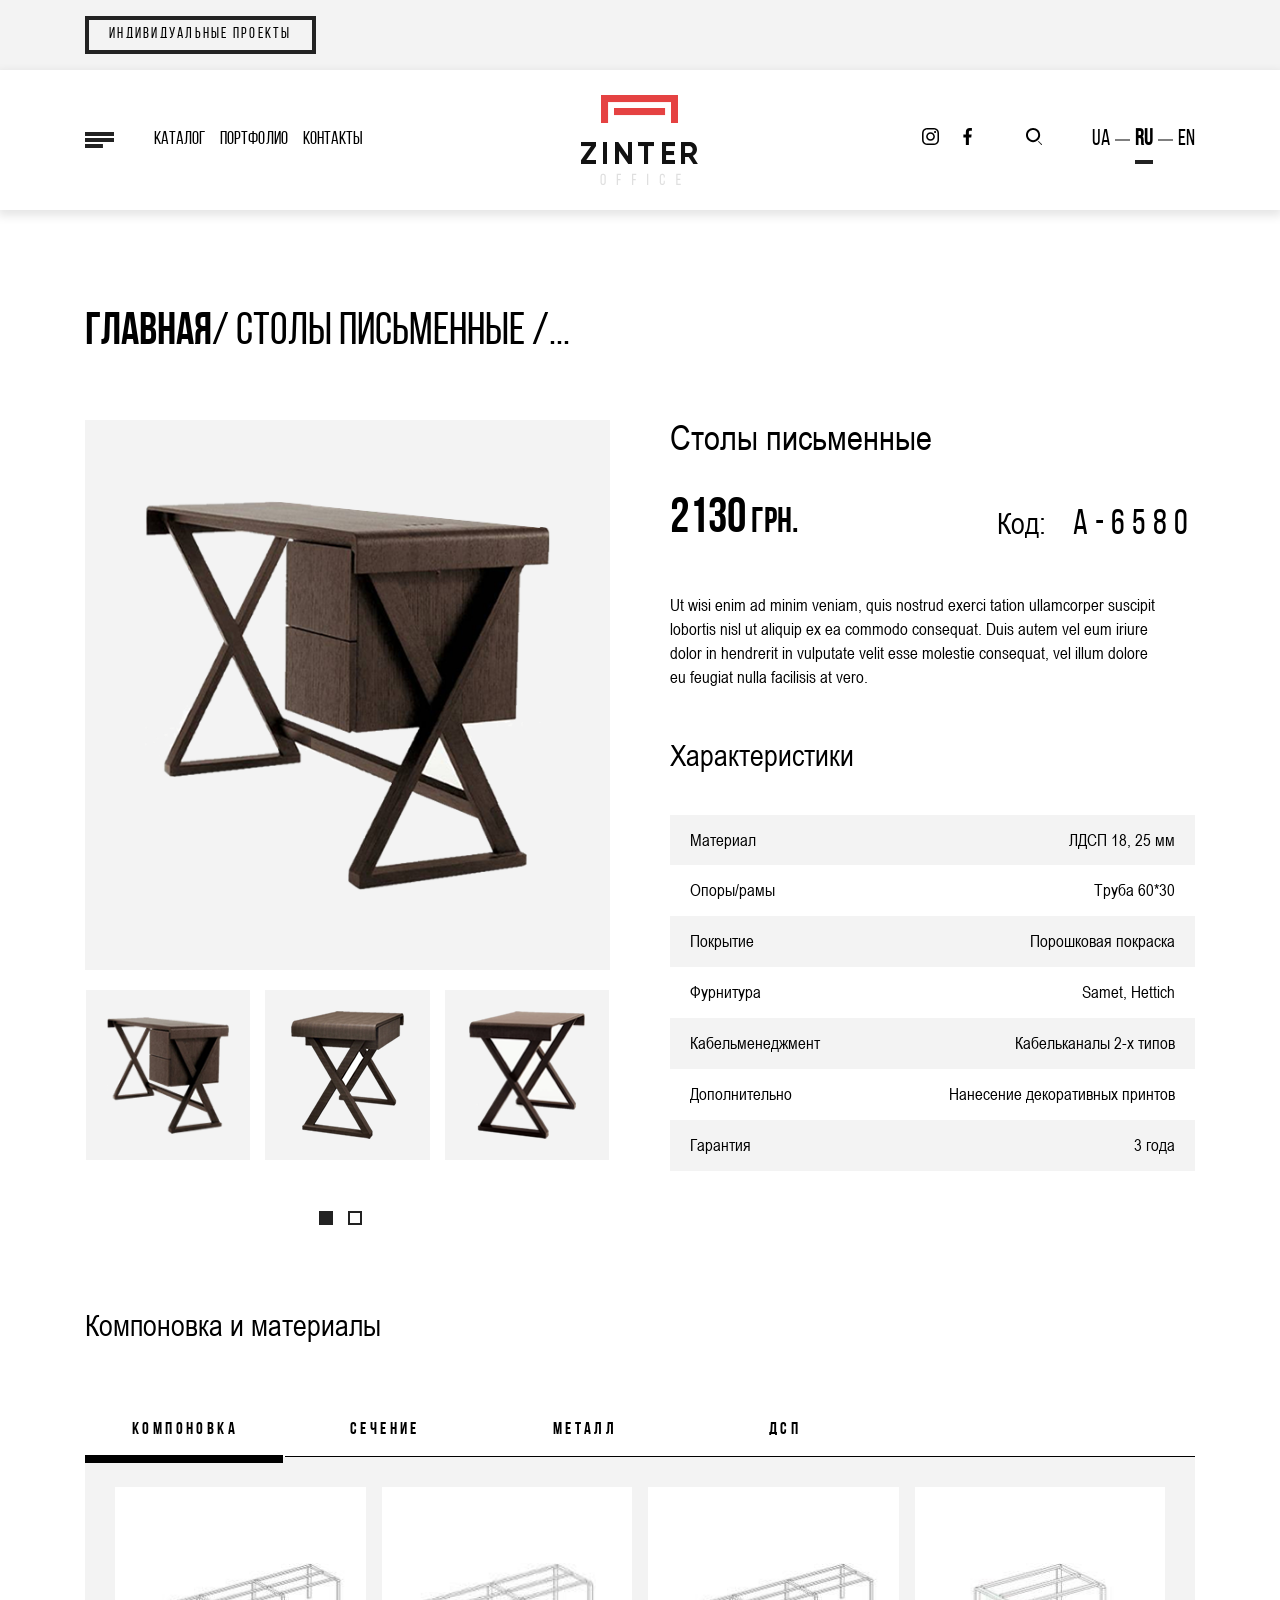
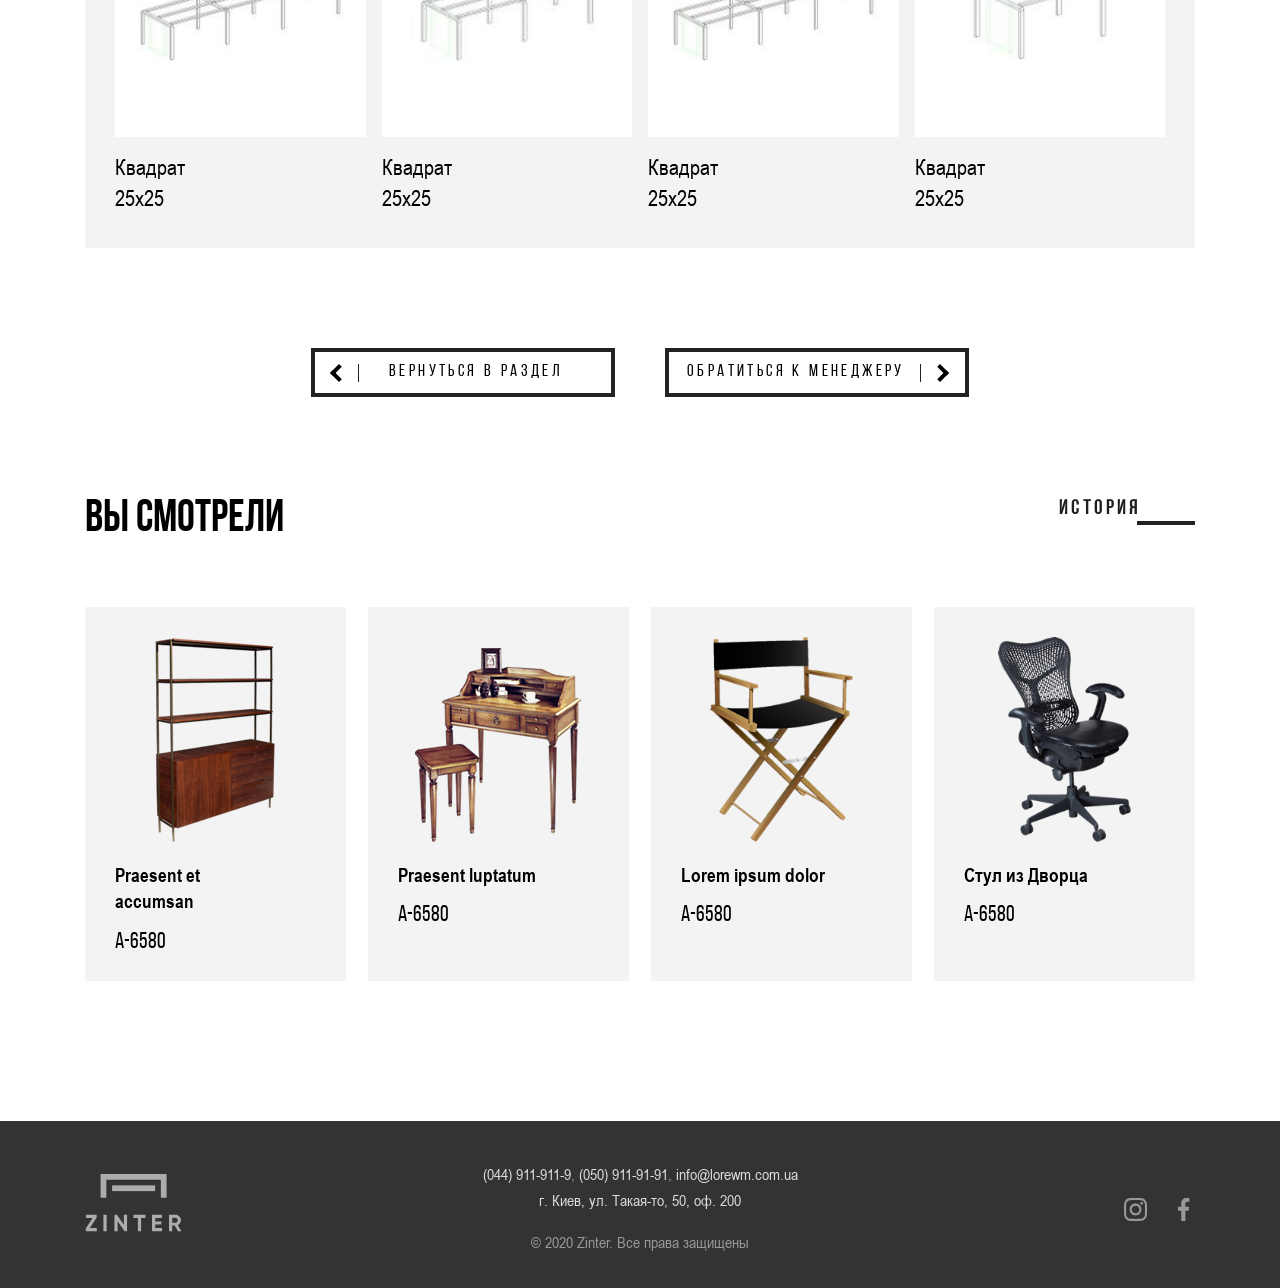
<file: product.html>
<!DOCTYPE html>
<html lang="en">

<!-- Start head -->
<head>
  <meta charset="utf-8" />
  <title>Zinter</title>

  <!-- SEO meta tags -->
  <!-- <meta property="og:url" content="url" />
        <meta property="og:type" content="website" />
        <meta property="og:title" content="title" />
        <meta property="og:description" content="description"/>
        <meta property="og:image" content="url" />
        <meta property="og:site_name" content="title" />
        <meta name="twitter:card" content=summary />
        <meta name="twitter:description" content="description"/>
        <meta name="twitter:title" content="title" /> -->
  <!--End SEO meta tags -->

  <meta http-equiv="X-UA-Compatible" content="IE=edge" />
  <meta name="viewport" content="width=device-width, initial-scale=1, maximum-scale=1" />

  <!-- Template Basic Images Start -->
  <link rel="icon" href="img/favicon.png" />
  <link rel="favicon" sizes="57x57" href="img/favicon.png" />
  <!-- Template Basic Images End -->

  <!-- Custom Browsers Color Start -->
  <meta name="theme-color" content="#000" />
  <!-- Custom Browsers Color End -->


  <style>
    body {
      opacity: 0;
    }

    .modal {
      opacity: 0;
    }

    .dropdown-menu {
      opacity: 0;
      visibility: hidden;
    }

    .header {
      padding: 25px 0;
    }

    .logo-short {
      visibility: hidden;
      display: none;
    }

    .header--scrolling {
      padding: 21px 0;
    }

    .header--scrolling .logo-full,
    .h-search,
    .burger-menu {
      opacity: 0;
    }

    a {
      color: black;
    }

    @media screen and (max-width: 1600px) {
      .header-address {
        opacity: 0;
        visibility: hidden;
      }
    }

    @media screen and (max-width: 991px) {

      .header nav {
        transform: translate3d(100%, 0, 0);
        visibility: hidden;
      }

      .h-search,
      .h-call-wrap {
        transform: translate3d(100%, 0, 0);
        visibility: hidden;
      }

      /*header mega menu */
      .header.header-mega-menu nav {
        transform: translate3d(100%, 0, 0);
        visibility: hidden;
      }
    }
  </style>
<link href="main.css" rel="stylesheet"></head><!-- End head -->

<!-- Body Modifications -->
<!-- fixed header: header position: fixed -->

<body class="fixed-header">
   <div class="preloader">
    <div class="preloader__logo">
    <img src="img/preloader.gif" alt="">
    </div>
  </div>  
  <!-- Start site wrapper -->
  <div class="site-wrapper">
    <div class="container-fluid i-project-wrap hidden-on-tablet">
      <div class="container">
    
        <div class="i-project">
          <a href="individual-project.html" class="btn btn--transparent-black">
            индивидуальные проекты
          </a>
        </div>
      </div>
    </div>
    <!-- Start header -->
    <header class="header">
      <div class="container">
        <div class="header-inner justify-content-between">
          <div class="header-nav">
            <div class="header-link__search header-link__search--mob">
              <div class="h-search-wrap ">
                <div href="#" class="h-search__icon js-header-search">
                  <svg version="1.1" xmlns="http://www.w3.org/2000/svg" xmlns:xlink="http://www.w3.org/1999/xlink" x="0px" y="0px" width="17px"
                       height="18px" viewBox="0 0 17 18" enable-background="new 0 0 17 18" xml:space="preserve">
                              <path fill-rule="evenodd" clip-rule="evenodd" d="M7.5,0C3.358,0,0,3.357,0,7.5S3.358,15,7.5,15c4.143,0,7.5-3.357,7.5-7.5
                                  S11.643,0,7.5,0z M7.5,12.906c-2.986,0-5.406-2.42-5.406-5.406S4.514,2.094,7.5,2.094c2.986,0,5.406,2.42,5.406,5.406
                                  S10.486,12.906,7.5,12.906z"/>
                              
                                  <rect x="14.5" y="13.207" transform="matrix(0.7071 -0.7071 0.7071 0.7071 -6.9203 15.2929)" fill-rule="evenodd" clip-rule="evenodd" fill="#212121" width="1" height="5.585"/>
                  </svg>
                </div>
    
                <div class="js-header-s-cross">
                  &nbsp;
                </div>
                <div class="h-search">
    
                  <form action="" class="h-search__form">
                    <input type="submit" value="Submit" id="search" hidden>
                    <label for="search">
                      <svg version="1.1" xmlns="http://www.w3.org/2000/svg" xmlns:xlink="http://www.w3.org/1999/xlink" x="0px" y="0px" width="17px"
                           height="18px" viewBox="0 0 17 18" enable-background="new 0 0 17 18" xml:space="preserve">
                                  <path fill-rule="evenodd" clip-rule="evenodd" d="M7.5,0C3.358,0,0,3.357,0,7.5S3.358,15,7.5,15c4.143,0,7.5-3.357,7.5-7.5
                                      S11.643,0,7.5,0z M7.5,12.906c-2.986,0-5.406-2.42-5.406-5.406S4.514,2.094,7.5,2.094c2.986,0,5.406,2.42,5.406,5.406
                                      S10.486,12.906,7.5,12.906z"/>
                                  
                                      <rect x="14.5" y="13.207" transform="matrix(0.7071 -0.7071 0.7071 0.7071 -6.9203 15.2929)" fill-rule="evenodd" clip-rule="evenodd" fill="#212121" width="1" height="5.585"/>
                      </svg>
                    </label>
                    <input type="text" name="search">
                  </form>
                </div>
              </div>
            </div>
    
            <div class="burger-wrap">
    
              <div class=" burger">
                <svg class="svg-menu" style="transform: rotateY(181deg);"  version="1.1" xmlns="http://www.w3.org/2000/svg" xmlns:xlink="http://www.w3.org/1999/xlink" x="0px" y="0px" width="29px"
                     height="16px" viewBox="0 0 29 16" enable-background="new 0 0 29 16" xml:space="preserve">
                            <path fill-rule="evenodd" clip-rule="evenodd" fill="#222222" d="M11,16h18v-4H11V16z M0,10h29V6H0V10z M0,0v4h29V0H0z"/>
                </svg>
    
              </div>
              <ul class="burger-menu hidden-on-tablet">
                <li> <a href="#">о компании</a> </li>
    
                <li> <a href="#">Партнерам</a> </li>
                <li> <a href="#">Доставка и оплата</a> </li>
                <li> <a href="blog.html">блог</a> </li>
              </ul>
            </div>
    
            <nav>
              <!--menu mob  start-->
              <ul class="menu">
    
                <div class="js-header-cross menu__cross"></div>
    
                <ul class="header-link__lg hide-pc-flex">
                  <li> <a href="#">UA</a></li>
                  <li><a class="active" href="#">RU</a></li>
                  <li><a href="#">EN</a></li>
                </ul>
    
                <li class="menu-item-has-children item-nav">
                  <span> КАТАЛОГ </span>
                  <ul class="dropdown-menu">
                    <li><a href="catalog-single.html"> Стулья и кресла</a></li>
                    <ul class="dropdown-menu__sub">
                      <li><a href="catalog-single.html">Стулья мягкие драпир</a></li>
                      <li><a href="catalog-single.html">Стулья жесткие фанер</a></li>
                    </ul>
                    <li><a href="##"> Столы компьютерные</a></li>
                    <li><a href="###"> Письменные столы</a></li>
                  </ul>
                </li>
                <li class="hide-pc">
                  <a href="individual-project.html">индивидуальные проекты</a>
                </li>
                <li>
                  <a href="portfolio.html">ПОРТФОЛИО</a>
                </li>
                <li class="hide-pc"> <a href="#"> о компании</a> </li>
    
                <li class="hide-pc"> <a href="#"> Партнерам</a> </li>
                <li class="hide-pc"> <a href="#"> Доставка и оплата</a> </li>
                <li class="hide-pc"> <a href="#"> блог</a> </li>
                <li>
                  <a href="contact.html">КОНТАКТЫ</a>
                </li>
    
                <div class="header-link__social hide-pc-flex">
                  <a href="google.com" target="_blank">
                    <svg enable-background="new 0 0 24 24" height="30" viewBox="0 0 24 24" width="30"
                        xmlns="http://www.w3.org/2000/svg">
                        <path fill="white"
                            d="m23.155 13.893c.716-6.027-.344-9.832-2.256-11.553l.001-.001c-3.086-2.939-13.508-3.374-17.2.132-1.658 1.715-2.242 4.232-2.306 7.348-.064 3.117-.14 8.956 5.301 10.54h.005l-.005 2.419s-.037.98.589 1.177c.716.232 1.04-.223 3.267-2.883 3.724.323 6.584-.417 6.909-.525.752-.252 5.007-.815 5.695-6.654zm-12.237 5.477s-2.357 2.939-3.09 3.702c-.24.248-.503.225-.499-.267 0-.323.018-4.016.018-4.016-4.613-1.322-4.341-6.294-4.291-8.895.05-2.602.526-4.733 1.93-6.168 3.239-3.037 12.376-2.358 14.704-.17 2.846 2.523 1.833 9.651 1.839 9.894-.585 4.874-4.033 5.183-4.667 5.394-.271.09-2.786.737-5.944.526z" />
                        <path  fill="white"
                            d="m15.521 12.774c-.494-.286-.997-.108-1.205.173l-.435.563c-.221.286-.634.248-.634.248-3.014-.797-3.82-3.951-3.82-3.951s-.037-.427.239-.656l.544-.45c.272-.216.444-.736.167-1.247-.74-1.337-1.237-1.798-1.49-2.152-.266-.333-.666-.408-1.082-.183h-.009c-.865.506-1.812 1.453-1.509 2.428.517 1.028 1.467 4.305 4.495 6.781 1.423 1.171 3.675 2.371 4.631 2.648l.009.014c.942.314 1.858-.67 2.347-1.561v-.007c.217-.431.145-.839-.172-1.106-.562-.548-1.41-1.153-2.076-1.542z" />
                        </svg>              </a>
                  <a href="#" target="_blank" target="_blank">
                    <svg version="1.1" xmlns="http://www.w3.org/2000/svg" xmlns:xlink="http://www.w3.org/1999/xlink" x="0px" y="0px"
                         viewBox="0 0 300 300" style="enable-background: new 0 0 300 300;" xml:space="preserve">
                        <path fill="white" d="M5.299,144.645l69.126,25.8l26.756,86.047c1.712,5.511,8.451,7.548,12.924,3.891l38.532-31.412
                            c4.039-3.291,9.792-3.455,14.013-0.391l69.498,50.457c4.785,3.478,11.564,0.856,12.764-4.926L299.823,29.22
                            c1.31-6.316-4.896-11.585-10.91-9.259L5.218,129.402C-1.783,132.102-1.722,142.014,5.299,144.645z M96.869,156.711l135.098-83.207
                            c2.428-1.491,4.926,1.792,2.841,3.726L123.313,180.87c-3.919,3.648-6.447,8.53-7.163,13.829l-3.798,28.146
                            c-0.503,3.758-5.782,4.131-6.819,0.494l-14.607-51.325C89.253,166.16,91.691,159.907,96.869,156.711z"/>
                    </svg>
                  </a>
                  <a href="#" target="_blank" target="_blank">
                    <svg height="511pt" viewBox="0 0 511 511.9" width="511pt" xmlns="http://www.w3.org/2000/svg">
                      <path
                        d="m510.949219 150.5c-1.199219-27.199219-5.597657-45.898438-11.898438-62.101562-6.5-17.199219-16.5-32.597657-29.601562-45.398438-12.800781-13-28.300781-23.101562-45.300781-29.5-16.296876-6.300781-34.898438-10.699219-62.097657-11.898438-27.402343-1.300781-36.101562-1.601562-105.601562-1.601562s-78.199219.300781-105.5 1.5c-27.199219 1.199219-45.898438 5.601562-62.097657 11.898438-17.203124 6.5-32.601562 16.5-45.402343 29.601562-13 12.800781-23.097657 28.300781-29.5 45.300781-6.300781 16.300781-10.699219 34.898438-11.898438 62.097657-1.300781 27.402343-1.601562 36.101562-1.601562 105.601562s.300781 78.199219 1.5 105.5c1.199219 27.199219 5.601562 45.898438 11.902343 62.101562 6.5 17.199219 16.597657 32.597657 29.597657 45.398438 12.800781 13 28.300781 23.101562 45.300781 29.5 16.300781 6.300781 34.898438 10.699219 62.101562 11.898438 27.296876 1.203124 36 1.5 105.5 1.5s78.199219-.296876 105.5-1.5c27.199219-1.199219 45.898438-5.597657 62.097657-11.898438 34.402343-13.300781 61.601562-40.5 74.902343-74.898438 6.296876-16.300781 10.699219-34.902343 11.898438-62.101562 1.199219-27.300781 1.5-36 1.5-105.5s-.101562-78.199219-1.300781-105.5zm-46.097657 209c-1.101562 25-5.300781 38.5-8.800781 47.5-8.601562 22.300781-26.300781 40-48.601562 48.601562-9 3.5-22.597657 7.699219-47.5 8.796876-27 1.203124-35.097657 1.5-103.398438 1.5s-76.5-.296876-103.402343-1.5c-25-1.097657-38.5-5.296876-47.5-8.796876-11.097657-4.101562-21.199219-10.601562-29.398438-19.101562-8.5-8.300781-15-18.300781-19.101562-29.398438-3.5-9-7.699219-22.601562-8.796876-47.5-1.203124-27-1.5-35.101562-1.5-103.402343s.296876-76.5 1.5-103.398438c1.097657-25 5.296876-38.5 8.796876-47.5 4.101562-11.101562 10.601562-21.199219 19.203124-29.402343 8.296876-8.5 18.296876-15 29.398438-19.097657 9-3.5 22.601562-7.699219 47.5-8.800781 27-1.199219 35.101562-1.5 103.398438-1.5 68.402343 0 76.5.300781 103.402343 1.5 25 1.101562 38.5 5.300781 47.5 8.800781 11.097657 4.097657 21.199219 10.597657 29.398438 19.097657 8.5 8.300781 15 18.300781 19.101562 29.402343 3.5 9 7.699219 22.597657 8.800781 47.5 1.199219 27 1.5 35.097657 1.5 103.398438s-.300781 76.300781-1.5 103.300781zm0 0" />
                      <path
                        d="m256.449219 124.5c-72.597657 0-131.5 58.898438-131.5 131.5s58.902343 131.5 131.5 131.5c72.601562 0 131.5-58.898438 131.5-131.5s-58.898438-131.5-131.5-131.5zm0 216.800781c-47.097657 0-85.300781-38.199219-85.300781-85.300781s38.203124-85.300781 85.300781-85.300781c47.101562 0 85.300781 38.199219 85.300781 85.300781s-38.199219 85.300781-85.300781 85.300781zm0 0" />
                      <path
                        d="m423.851562 119.300781c0 16.953125-13.746093 30.699219-30.703124 30.699219-16.953126 0-30.699219-13.746094-30.699219-30.699219 0-16.957031 13.746093-30.699219 30.699219-30.699219 16.957031 0 30.703124 13.742188 30.703124 30.699219zm0 0" />
                      </svg>              </a>
                  <a href="#" target="_blank" target="_blank">
                    <svg enable-background="new 0 0 24 24" height="512" viewBox="0 0 24 24" width="512"
                      xmlns="http://www.w3.org/2000/svg">
                      <path
                        d="m15.997 3.985h2.191v-3.816c-.378-.052-1.678-.169-3.192-.169-3.159 0-5.323 1.987-5.323 5.639v3.361h-3.486v4.266h3.486v10.734h4.274v-10.733h3.345l.531-4.266h-3.877v-2.939c.001-1.233.333-2.077 2.051-2.077z" />
                      </svg>              </a>
                </div>
    
                
    
              </ul>
              <!--menu mob  end-->
    
            </nav>
          </div>
    
    
          <div class="header-logo">
            <a href="sitemap.html" class="logo">
              <img src="img/logo.gif" class="img-responsive logo-full hidden-on-tablet" alt="">
              <svg class="logo-short" version="1.1" xmlns="http://www.w3.org/2000/svg" xmlns:xlink="http://www.w3.org/1999/xlink" x="0px" y="0px" width="71px"
                   height="25px" viewBox="0 0 71 25" enable-background="new 0 0 71 25" xml:space="preserve">
                          <path fill-rule="evenodd" clip-rule="evenodd" fill="#E54243" d="M12,19h47v-6H12V19z M0,0v25h6V7h59v18h6V0H0z"/>
              </svg>
              <svg class="logo-mob hide-pc-flex" version="1.1" xmlns="http://www.w3.org/2000/svg" xmlns:xlink="http://www.w3.org/1999/xlink" x="0px" y="0px"
                   width="446.305px" height="231.522px" viewBox="0 0 446.305 231.522" enable-background="new 0 0 446.305 231.522"
                   xml:space="preserve">
                  <path fill-rule="evenodd" clip-rule="evenodd" fill="#111111" d="M57.906,147.482H1.016v15.19h38.4l-38.4,54.11v14.24h56.89v-15.19
                      h-36.98l36.98-53.16V147.482z M84.446,231.022h15.17v-83.54h-15.17v82.41V231.022z M179.256,201.532l-36.92-54.05h-12.38v83.54
                      h15.17v-50.37l35.26,50.37h14.04v-83.54h-15.17v50.26V201.532z M215.776,147.482h1.4l0.01-1.48L215.776,147.482z M277.866,147.482
                      h-60.69l0.01,15.19h22.75v68.35h15.17v-68.35h22.76V147.482z M325.226,196.852h28.48v-15.19h-30.34v-18.99h34.14v-15.19h-49.31
                      v83.54h49.31v-15.19h-34.14v-18.63L325.226,196.852z M413.186,162.672c3.08,0,5.69,2.32,7.88,4.69c2.19,2.37,3.32,5.22,3.32,8.6
                      s-1.13,7.36-3.32,9.73c-2.19,2.38-4.8,3.56-7.88,3.56h-17.76v-26.58h16.65H413.186z M444.016,231.022l-19.28-31.09
                      c4.74-2.13,8.6-5.4,11.5-9.79c2.9-4.39,4.38-9.13,4.38-14.24c0-7.47-2.66-15.07-8-20.41c-5.33-5.34-11.85-8.01-19.43-8.01h-32.93
                      v83.54h15.17v-26.82h14.06l17.7,26.82H444.016z"/>
              <path fill-rule="evenodd" clip-rule="evenodd" fill="#E54243" d="M71.016,0.022v107h27v-80h239v80h27v-107H71.016z M121.016,50.022
                  v27h193v-27H121.016z"/>
              </svg>
            </a>
          </div>
    
          <div class="header-link">
            <div class="header-link__mail">
              <a href="mailto:info@lorewm.com.ua"><svg height="16" version="1.1" xmlns="http://www.w3.org/2000/svg" xmlns:xlink="http://www.w3.org/1999/xlink" x="0px" y="0px"
        viewBox="0 0 477.867 477.867" style="enable-background: new 0 0 477.867 477.867;" xml:space="preserve">
        <path d="M460.8,68.267H17.067l221.867,182.75L463.309,68.779C462.488,68.539,461.649,68.368,460.8,68.267z" />
        <path d="M249.702,286.31c-6.288,5.149-15.335,5.149-21.623,0L0,98.406v294.127c0,9.426,7.641,17.067,17.067,17.067H460.8
                c9.426,0,17.067-7.641,17.067-17.067V100.932L249.702,286.31z" />
    </svg> </a>
            </div>
    
            <div class="header-link__social hidden-on-tablet">
              <a href="#" target="_blank">
                <svg height="511pt" viewBox="0 0 511 511.9" width="511pt" xmlns="http://www.w3.org/2000/svg">
                  <path
                    d="m510.949219 150.5c-1.199219-27.199219-5.597657-45.898438-11.898438-62.101562-6.5-17.199219-16.5-32.597657-29.601562-45.398438-12.800781-13-28.300781-23.101562-45.300781-29.5-16.296876-6.300781-34.898438-10.699219-62.097657-11.898438-27.402343-1.300781-36.101562-1.601562-105.601562-1.601562s-78.199219.300781-105.5 1.5c-27.199219 1.199219-45.898438 5.601562-62.097657 11.898438-17.203124 6.5-32.601562 16.5-45.402343 29.601562-13 12.800781-23.097657 28.300781-29.5 45.300781-6.300781 16.300781-10.699219 34.898438-11.898438 62.097657-1.300781 27.402343-1.601562 36.101562-1.601562 105.601562s.300781 78.199219 1.5 105.5c1.199219 27.199219 5.601562 45.898438 11.902343 62.101562 6.5 17.199219 16.597657 32.597657 29.597657 45.398438 12.800781 13 28.300781 23.101562 45.300781 29.5 16.300781 6.300781 34.898438 10.699219 62.101562 11.898438 27.296876 1.203124 36 1.5 105.5 1.5s78.199219-.296876 105.5-1.5c27.199219-1.199219 45.898438-5.597657 62.097657-11.898438 34.402343-13.300781 61.601562-40.5 74.902343-74.898438 6.296876-16.300781 10.699219-34.902343 11.898438-62.101562 1.199219-27.300781 1.5-36 1.5-105.5s-.101562-78.199219-1.300781-105.5zm-46.097657 209c-1.101562 25-5.300781 38.5-8.800781 47.5-8.601562 22.300781-26.300781 40-48.601562 48.601562-9 3.5-22.597657 7.699219-47.5 8.796876-27 1.203124-35.097657 1.5-103.398438 1.5s-76.5-.296876-103.402343-1.5c-25-1.097657-38.5-5.296876-47.5-8.796876-11.097657-4.101562-21.199219-10.601562-29.398438-19.101562-8.5-8.300781-15-18.300781-19.101562-29.398438-3.5-9-7.699219-22.601562-8.796876-47.5-1.203124-27-1.5-35.101562-1.5-103.402343s.296876-76.5 1.5-103.398438c1.097657-25 5.296876-38.5 8.796876-47.5 4.101562-11.101562 10.601562-21.199219 19.203124-29.402343 8.296876-8.5 18.296876-15 29.398438-19.097657 9-3.5 22.601562-7.699219 47.5-8.800781 27-1.199219 35.101562-1.5 103.398438-1.5 68.402343 0 76.5.300781 103.402343 1.5 25 1.101562 38.5 5.300781 47.5 8.800781 11.097657 4.097657 21.199219 10.597657 29.398438 19.097657 8.5 8.300781 15 18.300781 19.101562 29.402343 3.5 9 7.699219 22.597657 8.800781 47.5 1.199219 27 1.5 35.097657 1.5 103.398438s-.300781 76.300781-1.5 103.300781zm0 0" />
                  <path
                    d="m256.449219 124.5c-72.597657 0-131.5 58.898438-131.5 131.5s58.902343 131.5 131.5 131.5c72.601562 0 131.5-58.898438 131.5-131.5s-58.898438-131.5-131.5-131.5zm0 216.800781c-47.097657 0-85.300781-38.199219-85.300781-85.300781s38.203124-85.300781 85.300781-85.300781c47.101562 0 85.300781 38.199219 85.300781 85.300781s-38.199219 85.300781-85.300781 85.300781zm0 0" />
                  <path
                    d="m423.851562 119.300781c0 16.953125-13.746093 30.699219-30.703124 30.699219-16.953126 0-30.699219-13.746094-30.699219-30.699219 0-16.957031 13.746093-30.699219 30.699219-30.699219 16.957031 0 30.703124 13.742188 30.703124 30.699219zm0 0" />
                  </svg>          </a>
              <a href="#" target="_blank">
                <svg enable-background="new 0 0 24 24" height="512" viewBox="0 0 24 24" width="512"
                  xmlns="http://www.w3.org/2000/svg">
                  <path
                    d="m15.997 3.985h2.191v-3.816c-.378-.052-1.678-.169-3.192-.169-3.159 0-5.323 1.987-5.323 5.639v3.361h-3.486v4.266h3.486v10.734h4.274v-10.733h3.345l.531-4.266h-3.877v-2.939c.001-1.233.333-2.077 2.051-2.077z" />
                  </svg>          </a>
            </div>
    
            <div class="header-link__search">
              <div class="h-search-wrap ">
                <div href="#" class="h-search__icon js-header-search">
                  <svg version="1.1" xmlns="http://www.w3.org/2000/svg" xmlns:xlink="http://www.w3.org/1999/xlink" x="0px" y="0px" width="17px"
                       height="18px" viewBox="0 0 17 18" enable-background="new 0 0 17 18" xml:space="preserve">
                              <path fill-rule="evenodd" clip-rule="evenodd" d="M7.5,0C3.358,0,0,3.357,0,7.5S3.358,15,7.5,15c4.143,0,7.5-3.357,7.5-7.5
                                  S11.643,0,7.5,0z M7.5,12.906c-2.986,0-5.406-2.42-5.406-5.406S4.514,2.094,7.5,2.094c2.986,0,5.406,2.42,5.406,5.406
                                  S10.486,12.906,7.5,12.906z"/>
                              
                                  <rect x="14.5" y="13.207" transform="matrix(0.7071 -0.7071 0.7071 0.7071 -6.9203 15.2929)" fill-rule="evenodd" clip-rule="evenodd" fill="#212121" width="1" height="5.585"/>
                  </svg>
                </div>
    
                <div class="js-header-s-cross">
                  &nbsp;
                </div>
                <div class="h-search">
    
                  <form action="" class="h-search__form">
                    <input type="submit" value="Submit" id="search" hidden>
                    <label for="search">
                      <svg version="1.1" xmlns="http://www.w3.org/2000/svg" xmlns:xlink="http://www.w3.org/1999/xlink" x="0px" y="0px" width="17px"
                           height="18px" viewBox="0 0 17 18" enable-background="new 0 0 17 18" xml:space="preserve">
                                  <path fill-rule="evenodd" clip-rule="evenodd" d="M7.5,0C3.358,0,0,3.357,0,7.5S3.358,15,7.5,15c4.143,0,7.5-3.357,7.5-7.5
                                      S11.643,0,7.5,0z M7.5,12.906c-2.986,0-5.406-2.42-5.406-5.406S4.514,2.094,7.5,2.094c2.986,0,5.406,2.42,5.406,5.406
                                      S10.486,12.906,7.5,12.906z"/>
                                  
                                      <rect x="14.5" y="13.207" transform="matrix(0.7071 -0.7071 0.7071 0.7071 -6.9203 15.2929)" fill-rule="evenodd" clip-rule="evenodd" fill="#212121" width="1" height="5.585"/>
                      </svg>
                    </label>
                    <input type="text" name="search">
                  </form>
                </div>
              </div>
            </div>
            <ul class="header-link__lg hidden-on-tablet">
              <li> <a href="#">UA</a></li>
              <li><a class="active" href="#">RU</a></li>
              <li><a href="#">EN</a></li>
            </ul>
    
            <div class="header-link__call hide-pc-flex js-active-call">
              <svg height="22" version="1.1" xmlns="http://www.w3.org/2000/svg" xmlns:xlink="http://www.w3.org/1999/xlink" x="0px" y="0px"
                   viewBox="0 0 384 384" style="enable-background: new 0 0 384 384;" xml:space="preserve">
                      <path d="M353.188,252.052c-23.51,0-46.594-3.677-68.469-10.906c-10.719-3.656-23.896-0.302-30.438,6.417l-43.177,32.594
                          c-50.073-26.729-80.917-57.563-107.281-107.26l31.635-42.052c8.219-8.208,11.167-20.198,7.635-31.448
                          c-7.26-21.99-10.948-45.063-10.948-68.583C132.146,13.823,118.323,0,101.333,0H30.813C13.823,0,0,13.823,0,30.813
                          C0,225.563,158.438,384,353.188,384c16.99,0,30.813-13.823,30.813-30.813v-70.323C384,265.875,370.177,252.052,353.188,252.052z"
                          />
              </svg>
              <div class="h-call-wrap">
                <div class="js-header-s-cross">
                  &nbsp;
                </div>
                <a href="tel:+38(044)911-91-19 ">+38 (044) 911-91-19 </a>
                <a href="tel:+38(050)911-91-91 ">+38 (050) 911-91-91 </a>
              </div>
            </div>
          </div>
    
        </div>
      </div>
    </header>    <!-- End header -->

    <!--Start page-->
    <div class="page-wrapper">

      <!-- Start reviewed-goods -->
      <!-- Start product -->
      <section class="section section--default product " id="product">
        <div class="container">
      
          <div class="section__head">
            <h2 class="title title--section fadeInDown animated">
              <span> <a href="/">ГЛАВНАЯ</a></span>/ СТОЛЫ&nbsp;ПИСЬМЕННЫЕ&nbsp;/...
            </h2>
          </div>
          <div class="product-main">
            <div class="product-main__view">
              <div class="goods-big">
                <img class="js-img-change" src="img/goods1-big.png" alt="">
              </div>
      
              <div class="goods-slider">
      
                <div class="goods-slider__item active">
                  <div class="img-wrap">
                    <!--data-src simple path, data-big is path to big img-->
                    <img data-src="img/goods1.png" data-big="img/goods1-big.png" alt="">
                  </div>
                </div>
      
                <div class="goods-slider__item">
                  <div class="img-wrap">
                    <img data-src="img/goods2.png" data-big="img/goods2.png" alt="">
                  </div>
                </div>
      
                <div class="goods-slider__item">
                  <div class="img-wrap">
                    <img data-src="img/goods3.png" data-big="img/goods3.png" alt="">
                  </div>
                </div>
      
                <div class="goods-slider__item">
                  <div class="img-wrap">
                    <img data-src="img/goods1.png" data-big="img/goods1-big.png" alt="">
                  </div>
                </div>
      
              </div>
            </div>
      
            <div class="product-main__descr">
              <h3 class="title">Столы письменные</h3>
              <div class="goods-head">
                <div class="goods-head__price">
                  <p><span>2130</span> грн.</p>
                </div>
                <div class="goods-head__code">
                  <p> Код: <span>A-6580</span> </p>
                </div>
              </div>
              <div class="goods-descr">
                <p>Ut wisi enim ad minim veniam, quis nostrud exerci tation ullamcorper suscipit lobortis nisl ut aliquip ex
                  ea commodo consequat.
                  Duis autem vel eum iriure dolor in hendrerit in vulputate velit esse molestie consequat, vel illum dolore
                  eu
                  feugiat nulla facilisis at vero.</p>
              </div>
              <div class="goods-charac">
                <h4 class="title">
                  Характеристики
                </h4>
                <div class="goods-charac__row">
                  <p>
                    Материал
                  </p>
                  <p>
                    ЛДСП 18, 25 мм
                  </p>
                </div>
                <div class="goods-charac__row">
                  <p>
                    Опоры/рамы
                  </p>
                  <p>
                    Труба 60*30
                  </p>
                </div>
                <div class="goods-charac__row">
                  <p>
                    Покрытие
                  </p>
                  <p>
                    Порошковая покраска
                  </p>
                </div>
                <div class="goods-charac__row">
                  <p>
                    Фурнитура
                  </p>
                  <p>
                    Samet, Hettich
                  </p>
                </div>
                <div class="goods-charac__row">
                  <p>
                    Кабельменеджмент
                  </p>
                  <p>
                    Кабельканалы 2-х типов
                  </p>
                </div>
                <div class="goods-charac__row">
                  <p>
                    Дополнительно
                  </p>
                  <p>
                    Нанесение декоративных принтов
                  </p>
                </div>
                <div class="goods-charac__row">
                  <p>
                    Гарантия
                  </p>
                  <p>
                    3 года
                  </p>
                </div>
              </div>
            </div>
          </div>
      
          <div class="product-components">
            <h4 class="title">
              Компоновка и материалы
            </h4>
            <div class="tabs">
      
              <ul class="tabs__list">
                <li class="tab__link">
                  <a href="#option-1" data-name="option-1" class="active">КОМПОНОВКА</a>
                </li>
                <li class="tab__link">
                  <a href="#option-2" data-name="option-2">СЕЧЕНИЕ</a>
                </li>
      
                <li class="tab__link">
                  <a href="#option-3" data-name="option-3">МЕТАЛЛ</a>
                </li>
                <li class="tab__link">
                  <a href="#option-3" data-name="option-4">ДСП</a>
                </li>
              </ul>
      
              <div class="tabs__content js-scroll-to">
                <div class="accordion__item">
                  <span class="active">КОМПОНОВКА</span>
                  <div id="option-1" class="tab__content tab__content--5 active">
                    <div data-href="#modal-form" class="open-modal">
                      <div class="img-wrap">
                        <img src="img/c-text-1.jpg" alt="">
                      </div>
                       <p>Квадрат <br> 25х25</p>
                    </div>
      
                    <div data-href="#modal-form" class="open-modal">
                      <div class="img-wrap">
                        <img src="img/c-text-2.jpg" alt="">
                      </div>
                       <p>Квадрат <br> 25х25</p>
                    </div>
      
                    <div data-href="#modal-form" class="open-modal">
                      <div class="img-wrap">
                        <img src="img/c-text-1.jpg" alt="">
                      </div>
                       <p>Квадрат <br> 25х25</p>
                    </div>
      
                    <div data-href="#modal-form" class="open-modal">
                      <div class="img-wrap">
                        <img src="img/c-text-3.jpg" alt="">
                      </div>
                       <p>Квадрат <br> 25х25</p>
                    </div>
      
                  </div>
                </div>
                <div class="accordion__item">
                  <span>СЕЧЕНИЕ</span>
      
                  <div id="option-2" class="tab__content">
                    <div data-href="#modal-form" class="open-modal">
                      <div class="img-wrap">
                        <img data-src="img/components-s-1.png" alt="">
                      </div>
                      <p>Квадрат <br> 20х20</p>
                    </div>
                    <div data-href="#modal-form" class="open-modal">
                      <div class="img-wrap">
                        <img data-src="img/components-s-1.png" alt="">
                      </div>
                      <p>Квадрат <br> 20х20</p>
                    </div>
                    <div data-href="#modal-form" class="open-modal">
                      <div class="img-wrap">
                        <img data-src="img/components-s-1.png" alt="">
                      </div>
                      <p>Квадрат <br> 20х20</p>
                    </div>
                    <div data-href="#modal-form" class="open-modal">
                      <div class="img-wrap">
                        <img data-src="img/components-s-1.png" alt="">
                      </div>
                      <p>Квадрат <br> 20х20</p>
                    </div>
                    <div data-href="#modal-form" class="open-modal">
                      <div class="img-wrap">
                        <img data-src="img/components-s-1.png" alt="">
                      </div>
                      <p>Квадрат <br> 20х20</p>
                    </div>
                   
                  </div>
                </div>
                <div class="accordion__item">
                  <span>МЕТАЛЛ</span>
      
                  <div id="option-3" class="tab__content">
                     <div data-href="#modal-form" class="open-modal">
                      <div class="img-wrap">
                        <img data-src="img/components-c-1.png" alt="">
                      </div>
                      <p>Квадрат <br> 20х20</p>
                    </div>
                     <div data-href="#modal-form" class="open-modal">
                      <div class="img-wrap">
                        <img data-src="img/components-c-2.png" alt="">
                      </div>
                      <p>Квадрат <br> 20х20</p>
                    </div>
                     <div data-href="#modal-form" class="open-modal">
                      <div class="img-wrap">
                        <img data-src="img/components-c-3.png" alt="">
                      </div>
                      <p>Квадрат <br> 20х20</p>
                    </div>
                    <div data-href="#modal-form" class="open-modal">
                      <div class="img-wrap">
                        <img data-src="img/components-c-3.png" alt="">
                      </div>
                       <p>Квадрат <br> 25х25</p>
                    </div>
                    <div data-href="#modal-form" class="open-modal">
                      <div class="img-wrap">
                        <img data-src="img/components-c-3.png" alt="">
                      </div>
                       <p>Квадрат <br> 25х25</p>
                    </div>
                    <div data-href="#modal-form" class="open-modal">
                      <div class="img-wrap">
                        <img data-src="img/components-c-3.png" alt="">
                      </div>
                       <p>Квадрат <br> 25х25</p>
                    </div>
      
                    <div data-href="#modal-form" class="open-modal">
                      <div class="img-wrap">
                        <img src="img/c-text-2.jpg" alt="">
                      </div>
                       <p>Квадрат <br> 25х25</p>
                    </div>
      
                    <div data-href="#modal-form" class="open-modal">
                      <div class="img-wrap">
                        <img src="img/c-text-1.jpg" alt="">
                      </div>
                       <p>Квадрат <br> 25х25</p>
                    </div>
      
                    <div data-href="#modal-form" class="open-modal">
                      <div class="img-wrap">
                        <img src="img/c-text-3.jpg" alt="">
                      </div>
                       <p>Квадрат <br> 25х25</p>
                    </div>
                  </div>
                </div>
                <div class="accordion__item">
                  <span>ДСП</span>
      
                  <div id="option-4" class="tab__content">
                    <a href="#modal-form" class="open-modal"><img data-src="img/components4.png" alt=""></a>
                    <a href="#modal-form" class="open-modal"><img data-src="img/components4.png" alt=""></a>
                    <a href="#modal-form" class="open-modal"><img data-src="img/components4.png" alt=""></a>
                  </div>
                </div>
              </div>
      
            </div>
      
          </div>
      
          <div class="btn-wrap">
            <a href="catalog-single.html"
              class="btn btn--transparent-black btn-prev"><span><svg width="13" height="18" viewBox="0 0 13 18" fill="none" xmlns="http://www.w3.org/2000/svg">
      <line x1="10.4142" y1="1.41421" x2="1.41421" y2="10.4142" stroke="black" stroke-width="4"/>
      <line x1="1.41421" y1="7.58579" x2="10.4142" y2="16.5858" stroke="black" stroke-width="4"/>
      </svg>
      </span>
              ВЕРНУТЬСЯ В РАЗДЕЛ</a>
            <div data-href="#modal-form-manager" class="btn btn--transparent-black btn-next open-modal">ОБРАТИТЬСЯ К
              МЕНЕДЖЕРУ<span><svg width="13" height="18" viewBox="0 0 13 18" fill="none" xmlns="http://www.w3.org/2000/svg">
      <line x1="10.4142" y1="1.41421" x2="1.41421" y2="10.4142" stroke="black" stroke-width="4"/>
      <line x1="1.41421" y1="7.58579" x2="10.4142" y2="16.5858" stroke="black" stroke-width="4"/>
      </svg>
      </span></div>
          </div>
      
        </div>
      </section>
      <!-- End product -->      <!-- End reviewed-goods -->
      
      <!-- Start reviewed-goods -->
      <!-- Start reviewed-goods section -->
      <section class="section reviewed-goods " id="reviewed-goods">
        <div class="container">
      <div class="section__head">
            <h2 class="title fadeInDown animated">
              ВЫ СМОТРЕЛИ
            </h2>
            <h5 class="title-sub fadeInRight animated">
              ИСТОРИЯ
            </h5>
          </div>
        
        <div class="products js-reviewed-goods">
         <div class="product-card-wrap  product-card--reviewed">
           <a href="#" class="product-card">
             <div class="product-card__picture">
               <img src="" data-src="img/product-13.png" alt="">
             </div>
             <div class="product-card__descr">
                 <h5 class="p-descr__title" >Praesent et accumsan</h5>
               <div class="product-card__code">
                 <p>A-6580</p>
               </div>
             </div>
           </a>
         </div>   <div class="product-card-wrap  product-card--reviewed">
           <a href="#" class="product-card">
             <div class="product-card__picture">
               <img src="" data-src="img/product-14.png" alt="">
             </div>
             <div class="product-card__descr">
                 <h5 class="p-descr__title" >Praesent luptatum </h5>
               <div class="product-card__code">
                 <p>A-6580</p>
               </div>
             </div>
           </a>
         </div>   <div class="product-card-wrap  product-card--reviewed">
           <a href="#" class="product-card">
             <div class="product-card__picture">
               <img src="" data-src="img/product-6.png" alt="">
             </div>
             <div class="product-card__descr">
                 <h5 class="p-descr__title" >Lorem ipsum dolor </h5>
               <div class="product-card__code">
                 <p>A-6580</p>
               </div>
             </div>
           </a>
         </div>   <div class="product-card-wrap  product-card--reviewed">
           <a href="#" class="product-card">
             <div class="product-card__picture">
               <img src="" data-src="img/product-1.png" alt="">
             </div>
             <div class="product-card__descr">
                 <h5 class="p-descr__title" >Стул из Дворца</h5>
               <div class="product-card__code">
                 <p>A-6580</p>
               </div>
             </div>
           </a>
         </div>
        </div>
      
        </div>
      </section>
      <!-- End reviewed-goods section -->      <!-- End reviewed-goods -->

      <!-- Start contact-us -->
      <div class="container-fluid i-project-banner js-banner">
      
        <div class="container no-padding">
      
          <div class="i-banner">
            <h3 class="title">
              Отправить проект
            </h3>
            <p>Culpa reprehenderit esse amet laboris est eu incididunt.</p>
          </div>
          <div class="i-project-cross js-banner-cross">
            &nbsp;
          </div>
        </div>
      </div>      <!-- End contact-us -->
    </div>
    <!--End page-->

    <!-- Start footer -->
    <footer class="footer ">
      <div class="container">
        <div class="row">
    
          <div class="col-12 col-lg-3 d-flex justify-content-start">
            <div class="footer-logo-wrap">
    
              <div class="footer-logo">
                <a href="/">
                  <svg version="1.1"
                       id="Слой_1" sodipodi:docname="Р›РѕРіРѕС‚РёРї РІ С„СѓС‚РµСЂ.svg" inkscape:version="0.92.4 (5da689c313, 2019-01-14)" xmlns:inkscape="http://www.inkscape.org/namespaces/inkscape" xmlns:sodipodi="http://sodipodi.sourceforge.net/DTD/sodipodi-0.dtd" xmlns:svg="http://www.w3.org/2000/svg" xmlns:rdf="http://www.w3.org/1999/02/22-rdf-syntax-ns#" xmlns:dc="http://purl.org/dc/elements/1.1/" xmlns:cc="http://creativecommons.org/ns#"
                       xmlns="http://www.w3.org/2000/svg" xmlns:xlink="http://www.w3.org/1999/xlink" x="0px" y="0px" width="112.25px"
                       height="69.167px" viewBox="9.25 0 112.25 69.167" enable-background="new 9.25 0 112.25 69.167" xml:space="preserve">
                  <sodipodi:namedview  id="namedview33" inkscape:current-layer="Слой_1" inkscape:window-y="-8" pagecolor="#ffffff" bordercolor="#666666" borderopacity="1" objecttolerance="10" gridtolerance="10" guidetolerance="10" showgrid="false" inkscape:zoom="2.4246658" inkscape:cx="65.5" inkscape:cy="48.6665" inkscape:window-maximized="1" inkscape:pageopacity="0" inkscape:pageshadow="2" inkscape:window-width="1920" inkscape:window-height="1028" inkscape:window-x="-8">
                      </sodipodi:namedview>
                  <polygon id="polygon2" fill="#ACACAC" points="27.226,29.767 33.847,29.767 33.847,8.787 96.706,8.787 96.706,29.767 
                      103.326,29.767 103.326,2.167 27.226,2.167 "/>
                  <rect id="rect4" x="40.466" y="15.417" fill="#ACACAC" width="49.62" height="6.62"/>
                  <path id="polygon8" inkscape:connector-curvature="0" fill="#ACACAC" d="M10.331,49.418v3.539h7.631l-7.82,12.279v2.951h12.709
                      v-3.531h-7.979l7.82-12.32v-2.918H10.331z M30.493,49.418v18.77h3.709v-18.77H30.493z M43.161,49.418v18.77h3.701V56.717
                      l8.061,11.471h2.828v-18.77h-3.709v11.449l-8.061-11.449H43.161z M65.173,49.418v3.539h5.049v15.23h3.709v-15.23h5.07v-3.539H65.173
                      z M86.521,49.418v18.77h11.631v-3.531h-7.92v-4.219h7.119v-3.48h-7.119v-4h7.789v-3.539H86.521z M106.091,49.418v18.77h3.711v-6.52
                      h2.82l3.789,6.52h4l-4.16-7.08c1.09-0.5,1.971-1.24,2.631-2.23c0.66-1,0.99-2.07,0.99-3.24c0-1.711-0.61-3.182-1.83-4.391
                      c-1.21-1.221-2.69-1.828-4.42-1.828H106.091z M109.802,52.877h3.82c0.69,0,1.289,0.268,1.789,0.809c0.5,0.539,0.76,1.19,0.76,1.961
                      c0,0.76-0.26,1.418-0.76,1.969c-0.5,0.539-1.099,0.811-1.789,0.811h-3.82V52.877z"/>
                  </svg>
                </a>
              </div>
    
            </div>
          </div>
    
          <div class="col-12 col-lg-6 footer-contact-wrap">
            <div class="footer-contact">
              <div class="footer-row">
                <div class="footer-contact__phone">
                  <a href="tel:+(044)911-911-9">(044) 911-911-9</a>,
                  <a href="tel:+(044)911-911-9">(050) 911-91-91</a>
                </div>
                <a href="mailto:info@lorewm.com.ua">info@lorewm.com.ua</a>
              </div>
              <a href="#">г. Киев, ул. Такая-то, 50, оф. 200 </a>
            </div>
    
            <div class="footer-copy">
              <p>
                © 2020 Zinter. Все права защищены
              </p>
            </div>
    
          </div>
    
          <div class="col-12 col-lg-3 footer-social-wrap">
    
            <div class="footer-social">
              <a href="#" target="_blank">
                <svg height="511pt" viewBox="0 0 511 511.9" width="511pt" xmlns="http://www.w3.org/2000/svg">
                  <path
                    d="m510.949219 150.5c-1.199219-27.199219-5.597657-45.898438-11.898438-62.101562-6.5-17.199219-16.5-32.597657-29.601562-45.398438-12.800781-13-28.300781-23.101562-45.300781-29.5-16.296876-6.300781-34.898438-10.699219-62.097657-11.898438-27.402343-1.300781-36.101562-1.601562-105.601562-1.601562s-78.199219.300781-105.5 1.5c-27.199219 1.199219-45.898438 5.601562-62.097657 11.898438-17.203124 6.5-32.601562 16.5-45.402343 29.601562-13 12.800781-23.097657 28.300781-29.5 45.300781-6.300781 16.300781-10.699219 34.898438-11.898438 62.097657-1.300781 27.402343-1.601562 36.101562-1.601562 105.601562s.300781 78.199219 1.5 105.5c1.199219 27.199219 5.601562 45.898438 11.902343 62.101562 6.5 17.199219 16.597657 32.597657 29.597657 45.398438 12.800781 13 28.300781 23.101562 45.300781 29.5 16.300781 6.300781 34.898438 10.699219 62.101562 11.898438 27.296876 1.203124 36 1.5 105.5 1.5s78.199219-.296876 105.5-1.5c27.199219-1.199219 45.898438-5.597657 62.097657-11.898438 34.402343-13.300781 61.601562-40.5 74.902343-74.898438 6.296876-16.300781 10.699219-34.902343 11.898438-62.101562 1.199219-27.300781 1.5-36 1.5-105.5s-.101562-78.199219-1.300781-105.5zm-46.097657 209c-1.101562 25-5.300781 38.5-8.800781 47.5-8.601562 22.300781-26.300781 40-48.601562 48.601562-9 3.5-22.597657 7.699219-47.5 8.796876-27 1.203124-35.097657 1.5-103.398438 1.5s-76.5-.296876-103.402343-1.5c-25-1.097657-38.5-5.296876-47.5-8.796876-11.097657-4.101562-21.199219-10.601562-29.398438-19.101562-8.5-8.300781-15-18.300781-19.101562-29.398438-3.5-9-7.699219-22.601562-8.796876-47.5-1.203124-27-1.5-35.101562-1.5-103.402343s.296876-76.5 1.5-103.398438c1.097657-25 5.296876-38.5 8.796876-47.5 4.101562-11.101562 10.601562-21.199219 19.203124-29.402343 8.296876-8.5 18.296876-15 29.398438-19.097657 9-3.5 22.601562-7.699219 47.5-8.800781 27-1.199219 35.101562-1.5 103.398438-1.5 68.402343 0 76.5.300781 103.402343 1.5 25 1.101562 38.5 5.300781 47.5 8.800781 11.097657 4.097657 21.199219 10.597657 29.398438 19.097657 8.5 8.300781 15 18.300781 19.101562 29.402343 3.5 9 7.699219 22.597657 8.800781 47.5 1.199219 27 1.5 35.097657 1.5 103.398438s-.300781 76.300781-1.5 103.300781zm0 0" />
                  <path
                    d="m256.449219 124.5c-72.597657 0-131.5 58.898438-131.5 131.5s58.902343 131.5 131.5 131.5c72.601562 0 131.5-58.898438 131.5-131.5s-58.898438-131.5-131.5-131.5zm0 216.800781c-47.097657 0-85.300781-38.199219-85.300781-85.300781s38.203124-85.300781 85.300781-85.300781c47.101562 0 85.300781 38.199219 85.300781 85.300781s-38.199219 85.300781-85.300781 85.300781zm0 0" />
                  <path
                    d="m423.851562 119.300781c0 16.953125-13.746093 30.699219-30.703124 30.699219-16.953126 0-30.699219-13.746094-30.699219-30.699219 0-16.957031 13.746093-30.699219 30.699219-30.699219 16.957031 0 30.703124 13.742188 30.703124 30.699219zm0 0" />
                  </svg>          </a>
              <a href="#" target="_blank">
                <svg enable-background="new 0 0 24 24" height="512" viewBox="0 0 24 24" width="512"
                  xmlns="http://www.w3.org/2000/svg">
                  <path
                    d="m15.997 3.985h2.191v-3.816c-.378-.052-1.678-.169-3.192-.169-3.159 0-5.323 1.987-5.323 5.639v3.361h-3.486v4.266h3.486v10.734h4.274v-10.733h3.345l.531-4.266h-3.877v-2.939c.001-1.233.333-2.077 2.051-2.077z" />
                  </svg>          </a>
            </div>
    
          </div>
    
        </div>
    
      </div>
    
    </footer>    <!-- End footer -->

    <!-- Start modal -->
    
    
    <!-- Start modal section -->
    <div id="modal-form" class="modal">
        <div class="modal__window">
            <div class="modal__cross">
                &nbsp;
            </div>
    
            <div class="goods-modal-wrap">
    
                <div class="goods-modal">
                    <div class="modal__title">
                        <h4 class="title">Каркас системы Бенч на 2 робочих места, серии BASE-O </h4>
                    </div>
                    <div class="goods-modal__picture">
                        <img data-src="img/components7.png" alt="">
                    </div>
                    <div class="goods-modal__descr">
    
                        <table>
                            <thead>
    
                                <tr>
                                    <th>Артикул</th>
                                    <th>Размер</th>
                                </tr>
                            </thead>
                            <tbody>
    
                                <tr>
                                    <td>
                                        Aliquam mauris
                                    </td>
                                    <td>1200x1235x725</td>
                                </tr>
                                <tr>
                                    <td>
                                        Aliquam mauris
                                    </td>
                                    <td>1200x1235x725</td>
                                </tr>
                                <tr>
                                    <td>
                                        Aliquam mauris
                                    </td>
                                    <td>1200x1235x725</td>
                                </tr>
                                <tr>
                                    <td>
                                        Aliquam mauris
                                    </td>
                                    <td>1200x1235x725</td>
                                </tr>
                                <tr>
                                    <td>
                                        Aliquam mauris
                                    </td>
                                    <td>1200x1235x725</td>
                                </tr>
                                <tr>
                                    <td>
                                        Aliquam mauris
                                    </td>
                                    <td>1200x1235x725</td>
                                </tr>
                                <tr>
                                    <td>
                                        Aliquam mauris
                                    </td>
                                    <td>1200x1235x725</td>
                                </tr>
                            </tbody>
                        </table>
                    </div>
                </div>
    
                <div class="goods-related bg-gray">
                    <h5 class="title">
                        Сопутствующие товары
                    </h5>
    
    
                    <div class="related-slider">
                        <a href="#" class="related-slider__item">
                            <div class="img-wrap">
                                <img data-src="img/components7.png" alt="">
                            </div>
                            <p>Каркас сдвоенной системы Бенч на 2 робочих места, начальный, серии BASE-П</p>
                        </a>
                        <a href="#" class="related-slider__item">
                            <div class="img-wrap">
                                <img data-src="img/components7.png" alt="">
                            </div>
                            <p>Каркас сдвоенной системы Бенч на 2 робочих места, начальный, серии BASE-П</p>
                        </a>
                        <a href="#" class="related-slider__item">
                            <div class="img-wrap">
                                <img data-src="img/components7.png" alt="">
                            </div>
                            <p>Каркас сдвоенной системы Бенч на 2 робочих места, начальный, серии BASE-П</p>
                        </a>
                        <a href="#" class="related-slider__item">
                            <div class="img-wrap">
                                <img data-src="img/components7.png" alt="">
                            </div>
                            <p>Каркас сдвоенной системы Бенч на 2 робочих места, начальный, серии BASE-П</p>
                        </a>
                        <a href="#" class="related-slider__item">
                            <div class="img-wrap">
                                <img data-src="img/components7.png" alt="">
                            </div>
                            <p>Каркас сдвоенной системы Бенч на 2 робочих места, начальный, серии BASE-П</p>
                        </a>
    
                        <a href="#" class="related-slider__item">
                            <div class="img-wrap">
                                <img data-src="img/components7.png" alt="">
                            </div>
                            <p>Каркас сдвоенной системы Бенч на 2 робочих места, начальный, серии BASE-П</p>
                        </a>
                        <a href="#" class="related-slider__item">
                            <div class="img-wrap">
                                <img data-src="img/components7.png" alt="">
                            </div>
                            <p>Каркас сдвоенной системы Бенч на 2 робочих места, начальный, серии BASE-П</p>
                        </a>
                        <a href="#" class="related-slider__item">
                            <div class="img-wrap">
                                <img data-src="img/components7.png" alt="">
                            </div>
                            <p>Каркас сдвоенной системы Бенч на 2 робочих места, начальный, серии BASE-П</p>
                        </a>
                        <a href="#" class="related-slider__item">
                            <div class="img-wrap">
                                <img data-src="img/components7.png" alt="">
                            </div>
                            <p>Каркас сдвоенной системы Бенч на 2 робочих места, начальный, серии BASE-П</p>
                        </a>
    
                    </div>
                </div>
    
            </div>
    
        </div>
    </div>
    <div id="modal-form-manager" class="modal js-modal-mes">
        <div class="modal__window">
            <div class="modal__cross">
                &nbsp;
            </div>
            <h3 class="title">
                Задать вопрос менеджеру
            </h3>
            <form action="">
                <input type="text" name="name" placeholder="Ваше имя*">
                <input type="tel" name="tel" id="contact-tel" placeholder="Ваш телефон*">
                <input type="email" name="email" id="contact-email" placeholder="Ваш  e-mail*">
                <input type="text" name="comment" id="contact-comment" placeholder="Текст сообщения*">
                <div class="attached-files">
                    <div class="attached-files__title">
                        <p>
                            Прикрепленные файлы:
                        </p>
                    </div>
                    <div class="attached-files__list">
                        <ul>
                            <li>
                                <span>file.png</span>
                            </li>
                            <li>
                                <span>file.png</span>
                            </li>
                        </ul>
                    </div>
                </div>
                <div class="form-row">
                    <input type="file" name="file" id="file" class="inputFile"
                        data-multiple-caption="прикрепленных файлов {count}" multiple />
                    <label for="file" class="labelFile">
                        <div class="svg"><svg version="1.1" xmlns="http://www.w3.org/2000/svg" xmlns:xlink="http://www.w3.org/1999/xlink" x="0px" y="0px"
         width="85.5px" height="155px" viewBox="0 0 85.5 155" enable-background="new 0 0 85.5 155" xml:space="preserve">
    <polygon fill-rule="evenodd" clip-rule="evenodd" fill="#333333" points="85.5,1 85.5,155 0.5,155 0.5,81 17.5,81 17.5,138 
        68.5,138 68.5,18 39.5,18 39.5,115 45.5,115 45.5,35 62.5,35 62.5,132 23.5,132 23.5,1 "/>
    </svg>
    </div><span> Прикрепить файл</span>
                    </label>
                    <input type="submit" value="отправить">
                </div>
            </form>
    
        </div>
    </div>
    
    <div class="modal-message modal">
        <div class="modal__window">
            <h3 class="title">
                СПАСИБО!
            </h3>
            <h5>Ваше сообщение отправлено. В ближайшее время мы с Вами свяжемся. </h5>
    
            <button class="btn btn--transparent-black  js-close-modal">
                ОК
            </button>
        </div>
    </div>
    <!-- End modal section -->    <!-- End modal -->
  </div>
  <!-- End site wrapper -->
<script type="text/javascript" src="bundle.js"></script><script type="text/javascript" src="modalNotification.js"></script></body>

</html>
</file>
<file: main.css>
.mfp-bg{z-index:1042;overflow:hidden;background:#0b0b0b;opacity:.8}.mfp-bg,.mfp-wrap{top:0;left:0;width:100%;height:100%;position:fixed}.mfp-wrap{z-index:1043;outline:none!important;-webkit-backface-visibility:hidden}.mfp-container{text-align:center;position:absolute;width:100%;height:100%;left:0;top:0;padding:0 8px;box-sizing:border-box}.mfp-container:before{content:"";display:inline-block;height:100%;vertical-align:middle}.mfp-align-top .mfp-container:before{display:none}.mfp-content{position:relative;display:inline-block;vertical-align:middle;margin:0 auto;text-align:left;z-index:1045}.mfp-ajax-holder .mfp-content,.mfp-inline-holder .mfp-content{width:100%;cursor:auto}.mfp-ajax-cur{cursor:progress}.mfp-zoom-out-cur,.mfp-zoom-out-cur .mfp-image-holder .mfp-close{cursor:-moz-zoom-out;cursor:-webkit-zoom-out;cursor:zoom-out}.mfp-zoom{cursor:pointer;cursor:-webkit-zoom-in;cursor:-moz-zoom-in;cursor:zoom-in}.mfp-auto-cursor .mfp-content{cursor:auto}.mfp-arrow,.mfp-close,.mfp-counter,.mfp-preloader{-webkit-user-select:none;-moz-user-select:none;user-select:none}.mfp-loading.mfp-figure{display:none}.mfp-hide{display:none!important}.mfp-preloader{color:#ccc;position:absolute;top:50%;width:auto;text-align:center;margin-top:-.8em;left:8px;right:8px;z-index:1044}.mfp-preloader a{color:#ccc}.mfp-preloader a:hover{color:#fff}.mfp-s-error .mfp-content,.mfp-s-ready .mfp-preloader{display:none}button.mfp-arrow,button.mfp-close{overflow:visible;cursor:pointer;background:transparent;border:0;-webkit-appearance:none;display:block;outline:none;padding:0;z-index:1046;box-shadow:none;touch-action:manipulation}button::-moz-focus-inner{padding:0;border:0}.mfp-close{width:44px;height:44px;line-height:44px;position:absolute;right:0;top:0;text-decoration:none;text-align:center;opacity:.65;padding:0 0 18px 10px;color:#fff;font-style:normal;font-size:28px;font-family:Arial,Baskerville,monospace}.mfp-close:focus,.mfp-close:hover{opacity:1}.mfp-close:active{top:1px}.mfp-close-btn-in .mfp-close{color:#333}.mfp-iframe-holder .mfp-close,.mfp-image-holder .mfp-close{color:#fff;right:-6px;text-align:right;padding-right:6px;width:100%}.mfp-counter{position:absolute;top:0;right:0;color:#ccc;font-size:12px;line-height:18px;white-space:nowrap}.mfp-arrow{position:absolute;opacity:.65;top:50%;margin:-55px 0 0;padding:0;width:90px;height:110px;-webkit-tap-highlight-color:transparent}.mfp-arrow:active{margin-top:-54px}.mfp-arrow:focus,.mfp-arrow:hover{opacity:1}.mfp-arrow:after,.mfp-arrow:before{content:"";display:block;width:0;height:0;position:absolute;left:0;top:0;margin-top:35px;margin-left:35px;border:inset transparent}.mfp-arrow:after{border-top-width:13px;border-bottom-width:13px;top:8px}.mfp-arrow:before{border-top-width:21px;border-bottom-width:21px;opacity:.7}.mfp-arrow-left{left:0}.mfp-arrow-left:after{border-right:17px solid #fff;margin-left:31px}.mfp-arrow-left:before{margin-left:25px;border-right:27px solid #3f3f3f}.mfp-arrow-right{right:0}.mfp-arrow-right:after{border-left:17px solid #fff;margin-left:39px}.mfp-arrow-right:before{border-left:27px solid #3f3f3f}.mfp-iframe-holder{padding-top:40px;padding-bottom:40px}.mfp-iframe-holder .mfp-content{line-height:0;width:100%;max-width:900px}.mfp-iframe-holder .mfp-close{top:-40px}.mfp-iframe-scaler{width:100%;height:0;overflow:hidden;padding-top:56.25%}.mfp-iframe-scaler iframe{position:absolute;display:block;top:0;left:0;width:100%;height:100%;box-shadow:0 0 8px rgba(0,0,0,.6);background:#000}img.mfp-img{width:auto;max-width:100%;height:auto;display:block;box-sizing:border-box;padding:40px 0;margin:0 auto}.mfp-figure,img.mfp-img{line-height:0}.mfp-figure:after{content:"";position:absolute;left:0;top:40px;bottom:40px;display:block;right:0;width:auto;height:auto;z-index:-1;box-shadow:0 0 8px rgba(0,0,0,.6);background:#444}.mfp-figure small{color:#bdbdbd;display:block;font-size:12px;line-height:14px}.mfp-figure figure{margin:0}.mfp-bottom-bar{margin-top:-36px;position:absolute;top:100%;left:0;width:100%;cursor:auto}.mfp-title{text-align:left;line-height:18px;color:#f3f3f3;word-wrap:break-word;padding-right:36px}.mfp-image-holder .mfp-content{max-width:100%}.mfp-gallery .mfp-image-holder .mfp-figure{cursor:pointer}@media screen and (max-height:300px),screen and (max-width:800px) and (orientation:landscape){.mfp-img-mobile .mfp-image-holder{padding-left:0;padding-right:0}.mfp-img-mobile img.mfp-img{padding:0}.mfp-img-mobile .mfp-figure:after{top:0;bottom:0}.mfp-img-mobile .mfp-figure small{display:inline;margin-left:5px}.mfp-img-mobile .mfp-bottom-bar{background:rgba(0,0,0,.6);bottom:0;margin:0;top:auto;padding:3px 5px;position:fixed;box-sizing:border-box}.mfp-img-mobile .mfp-bottom-bar:empty{padding:0}.mfp-img-mobile .mfp-counter{right:5px;top:3px}.mfp-img-mobile .mfp-close{top:0;right:0;width:35px;height:35px;line-height:35px;background:rgba(0,0,0,.6);position:fixed;text-align:center;padding:0}}@media (max-width:900px){.mfp-arrow{-webkit-transform:scale(.75);transform:scale(.75)}.mfp-arrow-left{-webkit-transform-origin:0;transform-origin:0}.mfp-arrow-right{-webkit-transform-origin:100%;transform-origin:100%}.mfp-container{padding-left:6px;padding-right:6px}}a,abbr,acronym,address,applet,article,aside,audio,b,big,blockquote,body,canvas,caption,center,cite,code,dd,del,details,dfn,div,dl,dt,em,embed,fieldset,figcaption,figure,footer,form,h1,h2,h3,h4,h5,h6,header,hgroup,html,i,iframe,img,ins,kbd,label,legend,li,mark,menu,nav,object,ol,output,p,pre,q,ruby,s,samp,section,small,span,strike,strong,sub,summary,sup,table,tbody,td,tfoot,th,thead,time,tr,tt,u,ul,var,video{margin:0;padding:0;border:0;font-size:100%;vertical-align:baseline}:focus{outline:0}article,aside,details,figcaption,figure,footer,header,hgroup,menu,nav,section{display:block}body{line-height:1}ol,ul{list-style:none}blockquote,q{quotes:none}blockquote:after,blockquote:before,q:after,q:before{content:""}input[type=search]::-webkit-search-cancel-button,input[type=search]::-webkit-search-decoration,input[type=search]::-webkit-search-results-button,input[type=search]::-webkit-search-results-decoration{-webkit-appearance:none;-moz-appearance:none}input[type=search]{-webkit-appearance:none;-moz-appearance:none}audio,canvas,video{display:inline-block;*display:inline;*zoom:1;max-width:100%}audio:not([controls]){display:none;height:0}[hidden]{display:none}html{font-size:100%;-webkit-text-size-adjust:100%;-ms-text-size-adjust:100%}a:focus{outline:thin dotted}a:active,a:hover{outline:0}img{border:0;-ms-interpolation-mode:bicubic}figure,form{margin:0}fieldset{border:1px solid silver;margin:0 2px;padding:.35em .625em .75em}legend{border:0;padding:0;white-space:normal;*margin-left:-7px}button,input,select,textarea{font-size:100%;margin:0;vertical-align:baseline;*vertical-align:middle}button,input{line-height:normal}button,select{text-transform:none}button,html input[type=button],input[type=reset],input[type=submit]{-webkit-appearance:button;cursor:pointer;*overflow:visible}button[disabled],html input[disabled]{cursor:default}input[type=checkbox],input[type=radio]{-webkit-box-sizing:border-box;box-sizing:border-box;padding:0;*height:13px;*width:13px}input[type=search]{-webkit-appearance:textfield;-webkit-box-sizing:content-box;box-sizing:content-box}input[type=search]::-webkit-search-cancel-button,input[type=search]::-webkit-search-decoration{-webkit-appearance:none}button::-moz-focus-inner,input::-moz-focus-inner{border:0;padding:0}textarea{overflow:auto;vertical-align:top}table{border-collapse:collapse;border-spacing:0}button,html,input,select,textarea{color:#222}::-moz-selection{background:#b3d4fc;text-shadow:none}::selection{background:#b3d4fc;text-shadow:none}img{vertical-align:middle}fieldset{border:0;margin:0;padding:0}textarea{resize:vertical}.chromeframe{margin:.2em 0;background:#ccc;color:#000;padding:.2em 0}@font-face{font-family:BebasNeue;font-weight:400;font-style:normal;font-display:swap;src:url(fonts/BebasNeueRegular.eot);src:url(fonts/BebasNeueRegular.eot?#iefix) format("embedded-opentype"),url(fonts/BebasNeueRegular.woff) format("woff"),url(fonts/BebasNeueRegular.ttf) format("truetype")}@font-face{font-family:BebasNeueBold;font-weight:700;font-style:normal;font-display:swap;src:url(fonts/BebasNeueBold.eot);src:url(fonts/BebasNeueBold.eot?#iefix) format("embedded-opentype"),url(fonts/BebasNeueBold.woff) format("woff"),url(fonts/BebasNeueBold.ttf) format("truetype")}@font-face{font-family:ArialNarrow;font-weight:400;font-style:normal;font-display:swap;src:url(fonts/ArialNarrow.eot);src:url(fonts/ArialNarrow.eot?#iefix) format("embedded-opentype"),url(fonts/ArialNarrow.woff) format("woff"),url(fonts/ArialNarrow.ttf) format("truetype")}@font-face{font-family:ArialNarrow;font-weight:700;font-style:normal;font-display:swap;src:url(fonts/ArialNarrow-Bold.eot);src:url(fonts/ArialNarrow-Bold.eot?#iefix) format("embedded-opentype"),url(fonts/ArialNarrow-Bold.woff) format("woff"),url(fonts/ArialNarrow-Bold.ttf) format("truetype")}/*!
 * animate.css -http://daneden.me/animate
 * Version - 3.7.0
 * Licensed under the MIT license - http://opensource.org/licenses/MIT
 *
 * Copyright (c) 2018 Daniel Eden
 */@-webkit-keyframes bounce{0%,20%,53%,80%,to{-webkit-animation-timing-function:cubic-bezier(.215,.61,.355,1);animation-timing-function:cubic-bezier(.215,.61,.355,1);-webkit-transform:translateZ(0);transform:translateZ(0)}40%,43%{-webkit-animation-timing-function:cubic-bezier(.755,.05,.855,.06);animation-timing-function:cubic-bezier(.755,.05,.855,.06);-webkit-transform:translate3d(0,-30px,0);transform:translate3d(0,-30px,0)}70%{-webkit-animation-timing-function:cubic-bezier(.755,.05,.855,.06);animation-timing-function:cubic-bezier(.755,.05,.855,.06);-webkit-transform:translate3d(0,-15px,0);transform:translate3d(0,-15px,0)}90%{-webkit-transform:translate3d(0,-4px,0);transform:translate3d(0,-4px,0)}}@keyframes bounce{0%,20%,53%,80%,to{-webkit-animation-timing-function:cubic-bezier(.215,.61,.355,1);animation-timing-function:cubic-bezier(.215,.61,.355,1);-webkit-transform:translateZ(0);transform:translateZ(0)}40%,43%{-webkit-animation-timing-function:cubic-bezier(.755,.05,.855,.06);animation-timing-function:cubic-bezier(.755,.05,.855,.06);-webkit-transform:translate3d(0,-30px,0);transform:translate3d(0,-30px,0)}70%{-webkit-animation-timing-function:cubic-bezier(.755,.05,.855,.06);animation-timing-function:cubic-bezier(.755,.05,.855,.06);-webkit-transform:translate3d(0,-15px,0);transform:translate3d(0,-15px,0)}90%{-webkit-transform:translate3d(0,-4px,0);transform:translate3d(0,-4px,0)}}.bounce{-webkit-animation-name:bounce;animation-name:bounce;-webkit-transform-origin:center bottom;transform-origin:center bottom}@-webkit-keyframes flash{0%,50%,to{opacity:1}25%,75%{opacity:0}}@keyframes flash{0%,50%,to{opacity:1}25%,75%{opacity:0}}.flash{-webkit-animation-name:flash;animation-name:flash}@-webkit-keyframes pulse{0%{-webkit-transform:scaleX(1);transform:scaleX(1)}50%{-webkit-transform:scale3d(1.05,1.05,1.05);transform:scale3d(1.05,1.05,1.05)}to{-webkit-transform:scaleX(1);transform:scaleX(1)}}@keyframes pulse{0%{-webkit-transform:scaleX(1);transform:scaleX(1)}50%{-webkit-transform:scale3d(1.05,1.05,1.05);transform:scale3d(1.05,1.05,1.05)}to{-webkit-transform:scaleX(1);transform:scaleX(1)}}.pulse{-webkit-animation-name:pulse;animation-name:pulse}@-webkit-keyframes rubberBand{0%{-webkit-transform:scaleX(1);transform:scaleX(1)}30%{-webkit-transform:scale3d(1.25,.75,1);transform:scale3d(1.25,.75,1)}40%{-webkit-transform:scale3d(.75,1.25,1);transform:scale3d(.75,1.25,1)}50%{-webkit-transform:scale3d(1.15,.85,1);transform:scale3d(1.15,.85,1)}65%{-webkit-transform:scale3d(.95,1.05,1);transform:scale3d(.95,1.05,1)}75%{-webkit-transform:scale3d(1.05,.95,1);transform:scale3d(1.05,.95,1)}to{-webkit-transform:scaleX(1);transform:scaleX(1)}}@keyframes rubberBand{0%{-webkit-transform:scaleX(1);transform:scaleX(1)}30%{-webkit-transform:scale3d(1.25,.75,1);transform:scale3d(1.25,.75,1)}40%{-webkit-transform:scale3d(.75,1.25,1);transform:scale3d(.75,1.25,1)}50%{-webkit-transform:scale3d(1.15,.85,1);transform:scale3d(1.15,.85,1)}65%{-webkit-transform:scale3d(.95,1.05,1);transform:scale3d(.95,1.05,1)}75%{-webkit-transform:scale3d(1.05,.95,1);transform:scale3d(1.05,.95,1)}to{-webkit-transform:scaleX(1);transform:scaleX(1)}}.rubberBand{-webkit-animation-name:rubberBand;animation-name:rubberBand}@-webkit-keyframes shake{0%,to{-webkit-transform:translateZ(0);transform:translateZ(0)}10%,30%,50%,70%,90%{-webkit-transform:translate3d(-10px,0,0);transform:translate3d(-10px,0,0)}20%,40%,60%,80%{-webkit-transform:translate3d(10px,0,0);transform:translate3d(10px,0,0)}}@keyframes shake{0%,to{-webkit-transform:translateZ(0);transform:translateZ(0)}10%,30%,50%,70%,90%{-webkit-transform:translate3d(-10px,0,0);transform:translate3d(-10px,0,0)}20%,40%,60%,80%{-webkit-transform:translate3d(10px,0,0);transform:translate3d(10px,0,0)}}.shake{-webkit-animation-name:shake;animation-name:shake}@-webkit-keyframes headShake{0%{-webkit-transform:translateX(0);transform:translateX(0)}6.5%{-webkit-transform:translateX(-6px) rotateY(-9deg);transform:translateX(-6px) rotateY(-9deg)}18.5%{-webkit-transform:translateX(5px) rotateY(7deg);transform:translateX(5px) rotateY(7deg)}31.5%{-webkit-transform:translateX(-3px) rotateY(-5deg);transform:translateX(-3px) rotateY(-5deg)}43.5%{-webkit-transform:translateX(2px) rotateY(3deg);transform:translateX(2px) rotateY(3deg)}50%{-webkit-transform:translateX(0);transform:translateX(0)}}@keyframes headShake{0%{-webkit-transform:translateX(0);transform:translateX(0)}6.5%{-webkit-transform:translateX(-6px) rotateY(-9deg);transform:translateX(-6px) rotateY(-9deg)}18.5%{-webkit-transform:translateX(5px) rotateY(7deg);transform:translateX(5px) rotateY(7deg)}31.5%{-webkit-transform:translateX(-3px) rotateY(-5deg);transform:translateX(-3px) rotateY(-5deg)}43.5%{-webkit-transform:translateX(2px) rotateY(3deg);transform:translateX(2px) rotateY(3deg)}50%{-webkit-transform:translateX(0);transform:translateX(0)}}.headShake{-webkit-animation-timing-function:ease-in-out;animation-timing-function:ease-in-out;-webkit-animation-name:headShake;animation-name:headShake}@-webkit-keyframes swing{20%{-webkit-transform:rotate(15deg);transform:rotate(15deg)}40%{-webkit-transform:rotate(-10deg);transform:rotate(-10deg)}60%{-webkit-transform:rotate(5deg);transform:rotate(5deg)}80%{-webkit-transform:rotate(-5deg);transform:rotate(-5deg)}to{-webkit-transform:rotate(0deg);transform:rotate(0deg)}}@keyframes swing{20%{-webkit-transform:rotate(15deg);transform:rotate(15deg)}40%{-webkit-transform:rotate(-10deg);transform:rotate(-10deg)}60%{-webkit-transform:rotate(5deg);transform:rotate(5deg)}80%{-webkit-transform:rotate(-5deg);transform:rotate(-5deg)}to{-webkit-transform:rotate(0deg);transform:rotate(0deg)}}.swing{-webkit-transform-origin:top center;transform-origin:top center;-webkit-animation-name:swing;animation-name:swing}@-webkit-keyframes tada{0%{-webkit-transform:scaleX(1);transform:scaleX(1)}10%,20%{-webkit-transform:scale3d(.9,.9,.9) rotate(-3deg);transform:scale3d(.9,.9,.9) rotate(-3deg)}30%,50%,70%,90%{-webkit-transform:scale3d(1.1,1.1,1.1) rotate(3deg);transform:scale3d(1.1,1.1,1.1) rotate(3deg)}40%,60%,80%{-webkit-transform:scale3d(1.1,1.1,1.1) rotate(-3deg);transform:scale3d(1.1,1.1,1.1) rotate(-3deg)}to{-webkit-transform:scaleX(1);transform:scaleX(1)}}@keyframes tada{0%{-webkit-transform:scaleX(1);transform:scaleX(1)}10%,20%{-webkit-transform:scale3d(.9,.9,.9) rotate(-3deg);transform:scale3d(.9,.9,.9) rotate(-3deg)}30%,50%,70%,90%{-webkit-transform:scale3d(1.1,1.1,1.1) rotate(3deg);transform:scale3d(1.1,1.1,1.1) rotate(3deg)}40%,60%,80%{-webkit-transform:scale3d(1.1,1.1,1.1) rotate(-3deg);transform:scale3d(1.1,1.1,1.1) rotate(-3deg)}to{-webkit-transform:scaleX(1);transform:scaleX(1)}}.tada{-webkit-animation-name:tada;animation-name:tada}@-webkit-keyframes wobble{0%{-webkit-transform:translateZ(0);transform:translateZ(0)}15%{-webkit-transform:translate3d(-25%,0,0) rotate(-5deg);transform:translate3d(-25%,0,0) rotate(-5deg)}30%{-webkit-transform:translate3d(20%,0,0) rotate(3deg);transform:translate3d(20%,0,0) rotate(3deg)}45%{-webkit-transform:translate3d(-15%,0,0) rotate(-3deg);transform:translate3d(-15%,0,0) rotate(-3deg)}60%{-webkit-transform:translate3d(10%,0,0) rotate(2deg);transform:translate3d(10%,0,0) rotate(2deg)}75%{-webkit-transform:translate3d(-5%,0,0) rotate(-1deg);transform:translate3d(-5%,0,0) rotate(-1deg)}to{-webkit-transform:translateZ(0);transform:translateZ(0)}}@keyframes wobble{0%{-webkit-transform:translateZ(0);transform:translateZ(0)}15%{-webkit-transform:translate3d(-25%,0,0) rotate(-5deg);transform:translate3d(-25%,0,0) rotate(-5deg)}30%{-webkit-transform:translate3d(20%,0,0) rotate(3deg);transform:translate3d(20%,0,0) rotate(3deg)}45%{-webkit-transform:translate3d(-15%,0,0) rotate(-3deg);transform:translate3d(-15%,0,0) rotate(-3deg)}60%{-webkit-transform:translate3d(10%,0,0) rotate(2deg);transform:translate3d(10%,0,0) rotate(2deg)}75%{-webkit-transform:translate3d(-5%,0,0) rotate(-1deg);transform:translate3d(-5%,0,0) rotate(-1deg)}to{-webkit-transform:translateZ(0);transform:translateZ(0)}}.wobble{-webkit-animation-name:wobble;animation-name:wobble}@-webkit-keyframes jello{0%,11.1%,to{-webkit-transform:translateZ(0);transform:translateZ(0)}22.2%{-webkit-transform:skewX(-12.5deg) skewY(-12.5deg);transform:skewX(-12.5deg) skewY(-12.5deg)}33.3%{-webkit-transform:skewX(6.25deg) skewY(6.25deg);transform:skewX(6.25deg) skewY(6.25deg)}44.4%{-webkit-transform:skewX(-3.125deg) skewY(-3.125deg);transform:skewX(-3.125deg) skewY(-3.125deg)}55.5%{-webkit-transform:skewX(1.5625deg) skewY(1.5625deg);transform:skewX(1.5625deg) skewY(1.5625deg)}66.6%{-webkit-transform:skewX(-.78125deg) skewY(-.78125deg);transform:skewX(-.78125deg) skewY(-.78125deg)}77.7%{-webkit-transform:skewX(.39063deg) skewY(.39063deg);transform:skewX(.39063deg) skewY(.39063deg)}88.8%{-webkit-transform:skewX(-.19531deg) skewY(-.19531deg);transform:skewX(-.19531deg) skewY(-.19531deg)}}@keyframes jello{0%,11.1%,to{-webkit-transform:translateZ(0);transform:translateZ(0)}22.2%{-webkit-transform:skewX(-12.5deg) skewY(-12.5deg);transform:skewX(-12.5deg) skewY(-12.5deg)}33.3%{-webkit-transform:skewX(6.25deg) skewY(6.25deg);transform:skewX(6.25deg) skewY(6.25deg)}44.4%{-webkit-transform:skewX(-3.125deg) skewY(-3.125deg);transform:skewX(-3.125deg) skewY(-3.125deg)}55.5%{-webkit-transform:skewX(1.5625deg) skewY(1.5625deg);transform:skewX(1.5625deg) skewY(1.5625deg)}66.6%{-webkit-transform:skewX(-.78125deg) skewY(-.78125deg);transform:skewX(-.78125deg) skewY(-.78125deg)}77.7%{-webkit-transform:skewX(.39063deg) skewY(.39063deg);transform:skewX(.39063deg) skewY(.39063deg)}88.8%{-webkit-transform:skewX(-.19531deg) skewY(-.19531deg);transform:skewX(-.19531deg) skewY(-.19531deg)}}.jello{-webkit-animation-name:jello;animation-name:jello;-webkit-transform-origin:center;transform-origin:center}@-webkit-keyframes heartBeat{0%{-webkit-transform:scale(1);transform:scale(1)}14%{-webkit-transform:scale(1.3);transform:scale(1.3)}28%{-webkit-transform:scale(1);transform:scale(1)}42%{-webkit-transform:scale(1.3);transform:scale(1.3)}70%{-webkit-transform:scale(1);transform:scale(1)}}@keyframes heartBeat{0%{-webkit-transform:scale(1);transform:scale(1)}14%{-webkit-transform:scale(1.3);transform:scale(1.3)}28%{-webkit-transform:scale(1);transform:scale(1)}42%{-webkit-transform:scale(1.3);transform:scale(1.3)}70%{-webkit-transform:scale(1);transform:scale(1)}}.heartBeat{-webkit-animation-name:heartBeat;animation-name:heartBeat;-webkit-animation-duration:1.3s;animation-duration:1.3s;-webkit-animation-timing-function:ease-in-out;animation-timing-function:ease-in-out}@-webkit-keyframes bounceIn{0%,20%,40%,60%,80%,to{-webkit-animation-timing-function:cubic-bezier(.215,.61,.355,1);animation-timing-function:cubic-bezier(.215,.61,.355,1)}0%{opacity:0;-webkit-transform:scale3d(.3,.3,.3);transform:scale3d(.3,.3,.3)}20%{-webkit-transform:scale3d(1.1,1.1,1.1);transform:scale3d(1.1,1.1,1.1)}40%{-webkit-transform:scale3d(.9,.9,.9);transform:scale3d(.9,.9,.9)}60%{opacity:1;-webkit-transform:scale3d(1.03,1.03,1.03);transform:scale3d(1.03,1.03,1.03)}80%{-webkit-transform:scale3d(.97,.97,.97);transform:scale3d(.97,.97,.97)}to{opacity:1;-webkit-transform:scaleX(1);transform:scaleX(1)}}@keyframes bounceIn{0%,20%,40%,60%,80%,to{-webkit-animation-timing-function:cubic-bezier(.215,.61,.355,1);animation-timing-function:cubic-bezier(.215,.61,.355,1)}0%{opacity:0;-webkit-transform:scale3d(.3,.3,.3);transform:scale3d(.3,.3,.3)}20%{-webkit-transform:scale3d(1.1,1.1,1.1);transform:scale3d(1.1,1.1,1.1)}40%{-webkit-transform:scale3d(.9,.9,.9);transform:scale3d(.9,.9,.9)}60%{opacity:1;-webkit-transform:scale3d(1.03,1.03,1.03);transform:scale3d(1.03,1.03,1.03)}80%{-webkit-transform:scale3d(.97,.97,.97);transform:scale3d(.97,.97,.97)}to{opacity:1;-webkit-transform:scaleX(1);transform:scaleX(1)}}.bounceIn{-webkit-animation-duration:.75s;animation-duration:.75s;-webkit-animation-name:bounceIn;animation-name:bounceIn}@-webkit-keyframes bounceInDown{0%,60%,75%,90%,to{-webkit-animation-timing-function:cubic-bezier(.215,.61,.355,1);animation-timing-function:cubic-bezier(.215,.61,.355,1)}0%{opacity:0;-webkit-transform:translate3d(0,-3000px,0);transform:translate3d(0,-3000px,0)}60%{opacity:1;-webkit-transform:translate3d(0,25px,0);transform:translate3d(0,25px,0)}75%{-webkit-transform:translate3d(0,-10px,0);transform:translate3d(0,-10px,0)}90%{-webkit-transform:translate3d(0,5px,0);transform:translate3d(0,5px,0)}to{-webkit-transform:translateZ(0);transform:translateZ(0)}}@keyframes bounceInDown{0%,60%,75%,90%,to{-webkit-animation-timing-function:cubic-bezier(.215,.61,.355,1);animation-timing-function:cubic-bezier(.215,.61,.355,1)}0%{opacity:0;-webkit-transform:translate3d(0,-3000px,0);transform:translate3d(0,-3000px,0)}60%{opacity:1;-webkit-transform:translate3d(0,25px,0);transform:translate3d(0,25px,0)}75%{-webkit-transform:translate3d(0,-10px,0);transform:translate3d(0,-10px,0)}90%{-webkit-transform:translate3d(0,5px,0);transform:translate3d(0,5px,0)}to{-webkit-transform:translateZ(0);transform:translateZ(0)}}.bounceInDown{-webkit-animation-name:bounceInDown;animation-name:bounceInDown}@-webkit-keyframes bounceInLeft{0%,60%,75%,90%,to{-webkit-animation-timing-function:cubic-bezier(.215,.61,.355,1);animation-timing-function:cubic-bezier(.215,.61,.355,1)}0%{opacity:0;-webkit-transform:translate3d(-3000px,0,0);transform:translate3d(-3000px,0,0)}60%{opacity:1;-webkit-transform:translate3d(25px,0,0);transform:translate3d(25px,0,0)}75%{-webkit-transform:translate3d(-10px,0,0);transform:translate3d(-10px,0,0)}90%{-webkit-transform:translate3d(5px,0,0);transform:translate3d(5px,0,0)}to{-webkit-transform:translateZ(0);transform:translateZ(0)}}@keyframes bounceInLeft{0%,60%,75%,90%,to{-webkit-animation-timing-function:cubic-bezier(.215,.61,.355,1);animation-timing-function:cubic-bezier(.215,.61,.355,1)}0%{opacity:0;-webkit-transform:translate3d(-3000px,0,0);transform:translate3d(-3000px,0,0)}60%{opacity:1;-webkit-transform:translate3d(25px,0,0);transform:translate3d(25px,0,0)}75%{-webkit-transform:translate3d(-10px,0,0);transform:translate3d(-10px,0,0)}90%{-webkit-transform:translate3d(5px,0,0);transform:translate3d(5px,0,0)}to{-webkit-transform:translateZ(0);transform:translateZ(0)}}.bounceInLeft{-webkit-animation-name:bounceInLeft;animation-name:bounceInLeft}@-webkit-keyframes bounceInRight{0%,60%,75%,90%,to{-webkit-animation-timing-function:cubic-bezier(.215,.61,.355,1);animation-timing-function:cubic-bezier(.215,.61,.355,1)}0%{opacity:0;-webkit-transform:translate3d(3000px,0,0);transform:translate3d(3000px,0,0)}60%{opacity:1;-webkit-transform:translate3d(-25px,0,0);transform:translate3d(-25px,0,0)}75%{-webkit-transform:translate3d(10px,0,0);transform:translate3d(10px,0,0)}90%{-webkit-transform:translate3d(-5px,0,0);transform:translate3d(-5px,0,0)}to{-webkit-transform:translateZ(0);transform:translateZ(0)}}@keyframes bounceInRight{0%,60%,75%,90%,to{-webkit-animation-timing-function:cubic-bezier(.215,.61,.355,1);animation-timing-function:cubic-bezier(.215,.61,.355,1)}0%{opacity:0;-webkit-transform:translate3d(3000px,0,0);transform:translate3d(3000px,0,0)}60%{opacity:1;-webkit-transform:translate3d(-25px,0,0);transform:translate3d(-25px,0,0)}75%{-webkit-transform:translate3d(10px,0,0);transform:translate3d(10px,0,0)}90%{-webkit-transform:translate3d(-5px,0,0);transform:translate3d(-5px,0,0)}to{-webkit-transform:translateZ(0);transform:translateZ(0)}}.bounceInRight{-webkit-animation-name:bounceInRight;animation-name:bounceInRight}@-webkit-keyframes bounceInUp{0%,60%,75%,90%,to{-webkit-animation-timing-function:cubic-bezier(.215,.61,.355,1);animation-timing-function:cubic-bezier(.215,.61,.355,1)}0%{opacity:0;-webkit-transform:translate3d(0,3000px,0);transform:translate3d(0,3000px,0)}60%{opacity:1;-webkit-transform:translate3d(0,-20px,0);transform:translate3d(0,-20px,0)}75%{-webkit-transform:translate3d(0,10px,0);transform:translate3d(0,10px,0)}90%{-webkit-transform:translate3d(0,-5px,0);transform:translate3d(0,-5px,0)}to{-webkit-transform:translateZ(0);transform:translateZ(0)}}@keyframes bounceInUp{0%,60%,75%,90%,to{-webkit-animation-timing-function:cubic-bezier(.215,.61,.355,1);animation-timing-function:cubic-bezier(.215,.61,.355,1)}0%{opacity:0;-webkit-transform:translate3d(0,3000px,0);transform:translate3d(0,3000px,0)}60%{opacity:1;-webkit-transform:translate3d(0,-20px,0);transform:translate3d(0,-20px,0)}75%{-webkit-transform:translate3d(0,10px,0);transform:translate3d(0,10px,0)}90%{-webkit-transform:translate3d(0,-5px,0);transform:translate3d(0,-5px,0)}to{-webkit-transform:translateZ(0);transform:translateZ(0)}}.bounceInUp{-webkit-animation-name:bounceInUp;animation-name:bounceInUp}@-webkit-keyframes bounceOut{20%{-webkit-transform:scale3d(.9,.9,.9);transform:scale3d(.9,.9,.9)}50%,55%{opacity:1;-webkit-transform:scale3d(1.1,1.1,1.1);transform:scale3d(1.1,1.1,1.1)}to{opacity:0;-webkit-transform:scale3d(.3,.3,.3);transform:scale3d(.3,.3,.3)}}@keyframes bounceOut{20%{-webkit-transform:scale3d(.9,.9,.9);transform:scale3d(.9,.9,.9)}50%,55%{opacity:1;-webkit-transform:scale3d(1.1,1.1,1.1);transform:scale3d(1.1,1.1,1.1)}to{opacity:0;-webkit-transform:scale3d(.3,.3,.3);transform:scale3d(.3,.3,.3)}}.bounceOut{-webkit-animation-duration:.75s;animation-duration:.75s;-webkit-animation-name:bounceOut;animation-name:bounceOut}@-webkit-keyframes bounceOutDown{20%{-webkit-transform:translate3d(0,10px,0);transform:translate3d(0,10px,0)}40%,45%{opacity:1;-webkit-transform:translate3d(0,-20px,0);transform:translate3d(0,-20px,0)}to{opacity:0;-webkit-transform:translate3d(0,2000px,0);transform:translate3d(0,2000px,0)}}@keyframes bounceOutDown{20%{-webkit-transform:translate3d(0,10px,0);transform:translate3d(0,10px,0)}40%,45%{opacity:1;-webkit-transform:translate3d(0,-20px,0);transform:translate3d(0,-20px,0)}to{opacity:0;-webkit-transform:translate3d(0,2000px,0);transform:translate3d(0,2000px,0)}}.bounceOutDown{-webkit-animation-name:bounceOutDown;animation-name:bounceOutDown}@-webkit-keyframes bounceOutLeft{20%{opacity:1;-webkit-transform:translate3d(20px,0,0);transform:translate3d(20px,0,0)}to{opacity:0;-webkit-transform:translate3d(-2000px,0,0);transform:translate3d(-2000px,0,0)}}@keyframes bounceOutLeft{20%{opacity:1;-webkit-transform:translate3d(20px,0,0);transform:translate3d(20px,0,0)}to{opacity:0;-webkit-transform:translate3d(-2000px,0,0);transform:translate3d(-2000px,0,0)}}.bounceOutLeft{-webkit-animation-name:bounceOutLeft;animation-name:bounceOutLeft}@-webkit-keyframes bounceOutRight{20%{opacity:1;-webkit-transform:translate3d(-20px,0,0);transform:translate3d(-20px,0,0)}to{opacity:0;-webkit-transform:translate3d(2000px,0,0);transform:translate3d(2000px,0,0)}}@keyframes bounceOutRight{20%{opacity:1;-webkit-transform:translate3d(-20px,0,0);transform:translate3d(-20px,0,0)}to{opacity:0;-webkit-transform:translate3d(2000px,0,0);transform:translate3d(2000px,0,0)}}.bounceOutRight{-webkit-animation-name:bounceOutRight;animation-name:bounceOutRight}@-webkit-keyframes bounceOutUp{20%{-webkit-transform:translate3d(0,-10px,0);transform:translate3d(0,-10px,0)}40%,45%{opacity:1;-webkit-transform:translate3d(0,20px,0);transform:translate3d(0,20px,0)}to{opacity:0;-webkit-transform:translate3d(0,-2000px,0);transform:translate3d(0,-2000px,0)}}@keyframes bounceOutUp{20%{-webkit-transform:translate3d(0,-10px,0);transform:translate3d(0,-10px,0)}40%,45%{opacity:1;-webkit-transform:translate3d(0,20px,0);transform:translate3d(0,20px,0)}to{opacity:0;-webkit-transform:translate3d(0,-2000px,0);transform:translate3d(0,-2000px,0)}}.bounceOutUp{-webkit-animation-name:bounceOutUp;animation-name:bounceOutUp}@-webkit-keyframes fadeIn{0%{opacity:0}to{opacity:1}}@keyframes fadeIn{0%{opacity:0}to{opacity:1}}.fadeIn{-webkit-animation-name:fadeIn;animation-name:fadeIn}@-webkit-keyframes fadeInDown{0%{opacity:0;-webkit-transform:translate3d(0,-100%,0);transform:translate3d(0,-100%,0)}to{opacity:1;-webkit-transform:translateZ(0);transform:translateZ(0)}}@keyframes fadeInDown{0%{opacity:0;-webkit-transform:translate3d(0,-100%,0);transform:translate3d(0,-100%,0)}to{opacity:1;-webkit-transform:translateZ(0);transform:translateZ(0)}}.fadeInDown{-webkit-animation-name:fadeInDown;animation-name:fadeInDown}@-webkit-keyframes fadeInDownBig{0%{opacity:0;-webkit-transform:translate3d(0,-2000px,0);transform:translate3d(0,-2000px,0)}to{opacity:1;-webkit-transform:translateZ(0);transform:translateZ(0)}}@keyframes fadeInDownBig{0%{opacity:0;-webkit-transform:translate3d(0,-2000px,0);transform:translate3d(0,-2000px,0)}to{opacity:1;-webkit-transform:translateZ(0);transform:translateZ(0)}}.fadeInDownBig{-webkit-animation-name:fadeInDownBig;animation-name:fadeInDownBig}@-webkit-keyframes fadeInLeft{0%{opacity:0;-webkit-transform:translate3d(-100%,0,0);transform:translate3d(-100%,0,0)}to{opacity:1;-webkit-transform:translateZ(0);transform:translateZ(0)}}@keyframes fadeInLeft{0%{opacity:0;-webkit-transform:translate3d(-100%,0,0);transform:translate3d(-100%,0,0)}to{opacity:1;-webkit-transform:translateZ(0);transform:translateZ(0)}}.fadeInLeft{-webkit-animation-name:fadeInLeft;animation-name:fadeInLeft}@-webkit-keyframes fadeInLeftBig{0%{opacity:0;-webkit-transform:translate3d(-2000px,0,0);transform:translate3d(-2000px,0,0)}to{opacity:1;-webkit-transform:translateZ(0);transform:translateZ(0)}}@keyframes fadeInLeftBig{0%{opacity:0;-webkit-transform:translate3d(-2000px,0,0);transform:translate3d(-2000px,0,0)}to{opacity:1;-webkit-transform:translateZ(0);transform:translateZ(0)}}.fadeInLeftBig{-webkit-animation-name:fadeInLeftBig;animation-name:fadeInLeftBig}@-webkit-keyframes fadeInRight{0%{opacity:0;-webkit-transform:translate3d(100%,0,0);transform:translate3d(100%,0,0)}to{opacity:1;-webkit-transform:translateZ(0);transform:translateZ(0)}}@keyframes fadeInRight{0%{opacity:0;-webkit-transform:translate3d(100%,0,0);transform:translate3d(100%,0,0)}to{opacity:1;-webkit-transform:translateZ(0);transform:translateZ(0)}}.fadeInRight{-webkit-animation-name:fadeInRight;animation-name:fadeInRight}@-webkit-keyframes fadeInRightBig{0%{opacity:0;-webkit-transform:translate3d(2000px,0,0);transform:translate3d(2000px,0,0)}to{opacity:1;-webkit-transform:translateZ(0);transform:translateZ(0)}}@keyframes fadeInRightBig{0%{opacity:0;-webkit-transform:translate3d(2000px,0,0);transform:translate3d(2000px,0,0)}to{opacity:1;-webkit-transform:translateZ(0);transform:translateZ(0)}}.fadeInRightBig{-webkit-animation-name:fadeInRightBig;animation-name:fadeInRightBig}@-webkit-keyframes fadeInUp{0%{opacity:0;-webkit-transform:translate3d(0,100%,0);transform:translate3d(0,100%,0)}to{opacity:1;-webkit-transform:translateZ(0);transform:translateZ(0)}}@keyframes fadeInUp{0%{opacity:0;-webkit-transform:translate3d(0,100%,0);transform:translate3d(0,100%,0)}to{opacity:1;-webkit-transform:translateZ(0);transform:translateZ(0)}}.fadeInUp{-webkit-animation-name:fadeInUp;animation-name:fadeInUp}@-webkit-keyframes fadeInUpBig{0%{opacity:0;-webkit-transform:translate3d(0,2000px,0);transform:translate3d(0,2000px,0)}to{opacity:1;-webkit-transform:translateZ(0);transform:translateZ(0)}}@keyframes fadeInUpBig{0%{opacity:0;-webkit-transform:translate3d(0,2000px,0);transform:translate3d(0,2000px,0)}to{opacity:1;-webkit-transform:translateZ(0);transform:translateZ(0)}}.fadeInUpBig{-webkit-animation-name:fadeInUpBig;animation-name:fadeInUpBig}@-webkit-keyframes fadeOut{0%{opacity:1}to{opacity:0}}@keyframes fadeOut{0%{opacity:1}to{opacity:0}}.fadeOut{-webkit-animation-name:fadeOut;animation-name:fadeOut}@-webkit-keyframes fadeOutDown{0%{opacity:1}to{opacity:0;-webkit-transform:translate3d(0,100%,0);transform:translate3d(0,100%,0)}}@keyframes fadeOutDown{0%{opacity:1}to{opacity:0;-webkit-transform:translate3d(0,100%,0);transform:translate3d(0,100%,0)}}.fadeOutDown{-webkit-animation-name:fadeOutDown;animation-name:fadeOutDown}@-webkit-keyframes fadeOutDownBig{0%{opacity:1}to{opacity:0;-webkit-transform:translate3d(0,2000px,0);transform:translate3d(0,2000px,0)}}@keyframes fadeOutDownBig{0%{opacity:1}to{opacity:0;-webkit-transform:translate3d(0,2000px,0);transform:translate3d(0,2000px,0)}}.fadeOutDownBig{-webkit-animation-name:fadeOutDownBig;animation-name:fadeOutDownBig}@-webkit-keyframes fadeOutLeft{0%{opacity:1}to{opacity:0;-webkit-transform:translate3d(-100%,0,0);transform:translate3d(-100%,0,0)}}@keyframes fadeOutLeft{0%{opacity:1}to{opacity:0;-webkit-transform:translate3d(-100%,0,0);transform:translate3d(-100%,0,0)}}.fadeOutLeft{-webkit-animation-name:fadeOutLeft;animation-name:fadeOutLeft}@-webkit-keyframes fadeOutLeftBig{0%{opacity:1}to{opacity:0;-webkit-transform:translate3d(-2000px,0,0);transform:translate3d(-2000px,0,0)}}@keyframes fadeOutLeftBig{0%{opacity:1}to{opacity:0;-webkit-transform:translate3d(-2000px,0,0);transform:translate3d(-2000px,0,0)}}.fadeOutLeftBig{-webkit-animation-name:fadeOutLeftBig;animation-name:fadeOutLeftBig}@-webkit-keyframes fadeOutRight{0%{opacity:1}to{opacity:0;-webkit-transform:translate3d(100%,0,0);transform:translate3d(100%,0,0)}}@keyframes fadeOutRight{0%{opacity:1}to{opacity:0;-webkit-transform:translate3d(100%,0,0);transform:translate3d(100%,0,0)}}.fadeOutRight{-webkit-animation-name:fadeOutRight;animation-name:fadeOutRight}@-webkit-keyframes fadeOutRightBig{0%{opacity:1}to{opacity:0;-webkit-transform:translate3d(2000px,0,0);transform:translate3d(2000px,0,0)}}@keyframes fadeOutRightBig{0%{opacity:1}to{opacity:0;-webkit-transform:translate3d(2000px,0,0);transform:translate3d(2000px,0,0)}}.fadeOutRightBig{-webkit-animation-name:fadeOutRightBig;animation-name:fadeOutRightBig}@-webkit-keyframes fadeOutUp{0%{opacity:1}to{opacity:0;-webkit-transform:translate3d(0,-100%,0);transform:translate3d(0,-100%,0)}}@keyframes fadeOutUp{0%{opacity:1}to{opacity:0;-webkit-transform:translate3d(0,-100%,0);transform:translate3d(0,-100%,0)}}.fadeOutUp{-webkit-animation-name:fadeOutUp;animation-name:fadeOutUp}@-webkit-keyframes fadeOutUpBig{0%{opacity:1}to{opacity:0;-webkit-transform:translate3d(0,-2000px,0);transform:translate3d(0,-2000px,0)}}@keyframes fadeOutUpBig{0%{opacity:1}to{opacity:0;-webkit-transform:translate3d(0,-2000px,0);transform:translate3d(0,-2000px,0)}}.fadeOutUpBig{-webkit-animation-name:fadeOutUpBig;animation-name:fadeOutUpBig}@-webkit-keyframes flip{0%{-webkit-transform:perspective(400px) scaleX(1) translateZ(0) rotateY(-1turn);transform:perspective(400px) scaleX(1) translateZ(0) rotateY(-1turn);-webkit-animation-timing-function:ease-out;animation-timing-function:ease-out}40%{-webkit-transform:perspective(400px) scaleX(1) translateZ(150px) rotateY(-190deg);transform:perspective(400px) scaleX(1) translateZ(150px) rotateY(-190deg);-webkit-animation-timing-function:ease-out;animation-timing-function:ease-out}50%{-webkit-transform:perspective(400px) scaleX(1) translateZ(150px) rotateY(-170deg);transform:perspective(400px) scaleX(1) translateZ(150px) rotateY(-170deg);-webkit-animation-timing-function:ease-in;animation-timing-function:ease-in}80%{-webkit-transform:perspective(400px) scale3d(.95,.95,.95) translateZ(0) rotateY(0deg);transform:perspective(400px) scale3d(.95,.95,.95) translateZ(0) rotateY(0deg);-webkit-animation-timing-function:ease-in;animation-timing-function:ease-in}to{-webkit-transform:perspective(400px) scaleX(1) translateZ(0) rotateY(0deg);transform:perspective(400px) scaleX(1) translateZ(0) rotateY(0deg);-webkit-animation-timing-function:ease-in;animation-timing-function:ease-in}}@keyframes flip{0%{-webkit-transform:perspective(400px) scaleX(1) translateZ(0) rotateY(-1turn);transform:perspective(400px) scaleX(1) translateZ(0) rotateY(-1turn);-webkit-animation-timing-function:ease-out;animation-timing-function:ease-out}40%{-webkit-transform:perspective(400px) scaleX(1) translateZ(150px) rotateY(-190deg);transform:perspective(400px) scaleX(1) translateZ(150px) rotateY(-190deg);-webkit-animation-timing-function:ease-out;animation-timing-function:ease-out}50%{-webkit-transform:perspective(400px) scaleX(1) translateZ(150px) rotateY(-170deg);transform:perspective(400px) scaleX(1) translateZ(150px) rotateY(-170deg);-webkit-animation-timing-function:ease-in;animation-timing-function:ease-in}80%{-webkit-transform:perspective(400px) scale3d(.95,.95,.95) translateZ(0) rotateY(0deg);transform:perspective(400px) scale3d(.95,.95,.95) translateZ(0) rotateY(0deg);-webkit-animation-timing-function:ease-in;animation-timing-function:ease-in}to{-webkit-transform:perspective(400px) scaleX(1) translateZ(0) rotateY(0deg);transform:perspective(400px) scaleX(1) translateZ(0) rotateY(0deg);-webkit-animation-timing-function:ease-in;animation-timing-function:ease-in}}.animated.flip{-webkit-backface-visibility:visible;backface-visibility:visible;-webkit-animation-name:flip;animation-name:flip}@-webkit-keyframes flipInX{0%{-webkit-transform:perspective(400px) rotateX(90deg);transform:perspective(400px) rotateX(90deg);-webkit-animation-timing-function:ease-in;animation-timing-function:ease-in;opacity:0}40%{-webkit-transform:perspective(400px) rotateX(-20deg);transform:perspective(400px) rotateX(-20deg);-webkit-animation-timing-function:ease-in;animation-timing-function:ease-in}60%{-webkit-transform:perspective(400px) rotateX(10deg);transform:perspective(400px) rotateX(10deg);opacity:1}80%{-webkit-transform:perspective(400px) rotateX(-5deg);transform:perspective(400px) rotateX(-5deg)}to{-webkit-transform:perspective(400px);transform:perspective(400px)}}@keyframes flipInX{0%{-webkit-transform:perspective(400px) rotateX(90deg);transform:perspective(400px) rotateX(90deg);-webkit-animation-timing-function:ease-in;animation-timing-function:ease-in;opacity:0}40%{-webkit-transform:perspective(400px) rotateX(-20deg);transform:perspective(400px) rotateX(-20deg);-webkit-animation-timing-function:ease-in;animation-timing-function:ease-in}60%{-webkit-transform:perspective(400px) rotateX(10deg);transform:perspective(400px) rotateX(10deg);opacity:1}80%{-webkit-transform:perspective(400px) rotateX(-5deg);transform:perspective(400px) rotateX(-5deg)}to{-webkit-transform:perspective(400px);transform:perspective(400px)}}.flipInX{-webkit-backface-visibility:visible!important;backface-visibility:visible!important;-webkit-animation-name:flipInX;animation-name:flipInX}@-webkit-keyframes flipInY{0%{-webkit-transform:perspective(400px) rotateY(90deg);transform:perspective(400px) rotateY(90deg);-webkit-animation-timing-function:ease-in;animation-timing-function:ease-in;opacity:0}40%{-webkit-transform:perspective(400px) rotateY(-20deg);transform:perspective(400px) rotateY(-20deg);-webkit-animation-timing-function:ease-in;animation-timing-function:ease-in}60%{-webkit-transform:perspective(400px) rotateY(10deg);transform:perspective(400px) rotateY(10deg);opacity:1}80%{-webkit-transform:perspective(400px) rotateY(-5deg);transform:perspective(400px) rotateY(-5deg)}to{-webkit-transform:perspective(400px);transform:perspective(400px)}}@keyframes flipInY{0%{-webkit-transform:perspective(400px) rotateY(90deg);transform:perspective(400px) rotateY(90deg);-webkit-animation-timing-function:ease-in;animation-timing-function:ease-in;opacity:0}40%{-webkit-transform:perspective(400px) rotateY(-20deg);transform:perspective(400px) rotateY(-20deg);-webkit-animation-timing-function:ease-in;animation-timing-function:ease-in}60%{-webkit-transform:perspective(400px) rotateY(10deg);transform:perspective(400px) rotateY(10deg);opacity:1}80%{-webkit-transform:perspective(400px) rotateY(-5deg);transform:perspective(400px) rotateY(-5deg)}to{-webkit-transform:perspective(400px);transform:perspective(400px)}}.flipInY{-webkit-backface-visibility:visible!important;backface-visibility:visible!important;-webkit-animation-name:flipInY;animation-name:flipInY}@-webkit-keyframes flipOutX{0%{-webkit-transform:perspective(400px);transform:perspective(400px)}30%{-webkit-transform:perspective(400px) rotateX(-20deg);transform:perspective(400px) rotateX(-20deg);opacity:1}to{-webkit-transform:perspective(400px) rotateX(90deg);transform:perspective(400px) rotateX(90deg);opacity:0}}@keyframes flipOutX{0%{-webkit-transform:perspective(400px);transform:perspective(400px)}30%{-webkit-transform:perspective(400px) rotateX(-20deg);transform:perspective(400px) rotateX(-20deg);opacity:1}to{-webkit-transform:perspective(400px) rotateX(90deg);transform:perspective(400px) rotateX(90deg);opacity:0}}.flipOutX{-webkit-animation-duration:.75s;animation-duration:.75s;-webkit-animation-name:flipOutX;animation-name:flipOutX;-webkit-backface-visibility:visible!important;backface-visibility:visible!important}@-webkit-keyframes flipOutY{0%{-webkit-transform:perspective(400px);transform:perspective(400px)}30%{-webkit-transform:perspective(400px) rotateY(-15deg);transform:perspective(400px) rotateY(-15deg);opacity:1}to{-webkit-transform:perspective(400px) rotateY(90deg);transform:perspective(400px) rotateY(90deg);opacity:0}}@keyframes flipOutY{0%{-webkit-transform:perspective(400px);transform:perspective(400px)}30%{-webkit-transform:perspective(400px) rotateY(-15deg);transform:perspective(400px) rotateY(-15deg);opacity:1}to{-webkit-transform:perspective(400px) rotateY(90deg);transform:perspective(400px) rotateY(90deg);opacity:0}}.flipOutY{-webkit-animation-duration:.75s;animation-duration:.75s;-webkit-backface-visibility:visible!important;backface-visibility:visible!important;-webkit-animation-name:flipOutY;animation-name:flipOutY}@-webkit-keyframes lightSpeedIn{0%{-webkit-transform:translate3d(100%,0,0) skewX(-30deg);transform:translate3d(100%,0,0) skewX(-30deg);opacity:0}60%{-webkit-transform:skewX(20deg);transform:skewX(20deg);opacity:1}80%{-webkit-transform:skewX(-5deg);transform:skewX(-5deg)}to{-webkit-transform:translateZ(0);transform:translateZ(0)}}@keyframes lightSpeedIn{0%{-webkit-transform:translate3d(100%,0,0) skewX(-30deg);transform:translate3d(100%,0,0) skewX(-30deg);opacity:0}60%{-webkit-transform:skewX(20deg);transform:skewX(20deg);opacity:1}80%{-webkit-transform:skewX(-5deg);transform:skewX(-5deg)}to{-webkit-transform:translateZ(0);transform:translateZ(0)}}.lightSpeedIn{-webkit-animation-name:lightSpeedIn;animation-name:lightSpeedIn;-webkit-animation-timing-function:ease-out;animation-timing-function:ease-out}@-webkit-keyframes lightSpeedOut{0%{opacity:1}to{-webkit-transform:translate3d(100%,0,0) skewX(30deg);transform:translate3d(100%,0,0) skewX(30deg);opacity:0}}@keyframes lightSpeedOut{0%{opacity:1}to{-webkit-transform:translate3d(100%,0,0) skewX(30deg);transform:translate3d(100%,0,0) skewX(30deg);opacity:0}}.lightSpeedOut{-webkit-animation-name:lightSpeedOut;animation-name:lightSpeedOut;-webkit-animation-timing-function:ease-in;animation-timing-function:ease-in}@-webkit-keyframes rotateIn{0%{-webkit-transform-origin:center;transform-origin:center;-webkit-transform:rotate(-200deg);transform:rotate(-200deg);opacity:0}to{-webkit-transform-origin:center;transform-origin:center;-webkit-transform:translateZ(0);transform:translateZ(0);opacity:1}}@keyframes rotateIn{0%{-webkit-transform-origin:center;transform-origin:center;-webkit-transform:rotate(-200deg);transform:rotate(-200deg);opacity:0}to{-webkit-transform-origin:center;transform-origin:center;-webkit-transform:translateZ(0);transform:translateZ(0);opacity:1}}.rotateIn{-webkit-animation-name:rotateIn;animation-name:rotateIn}@-webkit-keyframes rotateInDownLeft{0%{-webkit-transform-origin:left bottom;transform-origin:left bottom;-webkit-transform:rotate(-45deg);transform:rotate(-45deg);opacity:0}to{-webkit-transform-origin:left bottom;transform-origin:left bottom;-webkit-transform:translateZ(0);transform:translateZ(0);opacity:1}}@keyframes rotateInDownLeft{0%{-webkit-transform-origin:left bottom;transform-origin:left bottom;-webkit-transform:rotate(-45deg);transform:rotate(-45deg);opacity:0}to{-webkit-transform-origin:left bottom;transform-origin:left bottom;-webkit-transform:translateZ(0);transform:translateZ(0);opacity:1}}.rotateInDownLeft{-webkit-animation-name:rotateInDownLeft;animation-name:rotateInDownLeft}@-webkit-keyframes rotateInDownRight{0%{-webkit-transform-origin:right bottom;transform-origin:right bottom;-webkit-transform:rotate(45deg);transform:rotate(45deg);opacity:0}to{-webkit-transform-origin:right bottom;transform-origin:right bottom;-webkit-transform:translateZ(0);transform:translateZ(0);opacity:1}}@keyframes rotateInDownRight{0%{-webkit-transform-origin:right bottom;transform-origin:right bottom;-webkit-transform:rotate(45deg);transform:rotate(45deg);opacity:0}to{-webkit-transform-origin:right bottom;transform-origin:right bottom;-webkit-transform:translateZ(0);transform:translateZ(0);opacity:1}}.rotateInDownRight{-webkit-animation-name:rotateInDownRight;animation-name:rotateInDownRight}@-webkit-keyframes rotateInUpLeft{0%{-webkit-transform-origin:left bottom;transform-origin:left bottom;-webkit-transform:rotate(45deg);transform:rotate(45deg);opacity:0}to{-webkit-transform-origin:left bottom;transform-origin:left bottom;-webkit-transform:translateZ(0);transform:translateZ(0);opacity:1}}@keyframes rotateInUpLeft{0%{-webkit-transform-origin:left bottom;transform-origin:left bottom;-webkit-transform:rotate(45deg);transform:rotate(45deg);opacity:0}to{-webkit-transform-origin:left bottom;transform-origin:left bottom;-webkit-transform:translateZ(0);transform:translateZ(0);opacity:1}}.rotateInUpLeft{-webkit-animation-name:rotateInUpLeft;animation-name:rotateInUpLeft}@-webkit-keyframes rotateInUpRight{0%{-webkit-transform-origin:right bottom;transform-origin:right bottom;-webkit-transform:rotate(-90deg);transform:rotate(-90deg);opacity:0}to{-webkit-transform-origin:right bottom;transform-origin:right bottom;-webkit-transform:translateZ(0);transform:translateZ(0);opacity:1}}@keyframes rotateInUpRight{0%{-webkit-transform-origin:right bottom;transform-origin:right bottom;-webkit-transform:rotate(-90deg);transform:rotate(-90deg);opacity:0}to{-webkit-transform-origin:right bottom;transform-origin:right bottom;-webkit-transform:translateZ(0);transform:translateZ(0);opacity:1}}.rotateInUpRight{-webkit-animation-name:rotateInUpRight;animation-name:rotateInUpRight}@-webkit-keyframes rotateOut{0%{-webkit-transform-origin:center;transform-origin:center;opacity:1}to{-webkit-transform-origin:center;transform-origin:center;-webkit-transform:rotate(200deg);transform:rotate(200deg);opacity:0}}@keyframes rotateOut{0%{-webkit-transform-origin:center;transform-origin:center;opacity:1}to{-webkit-transform-origin:center;transform-origin:center;-webkit-transform:rotate(200deg);transform:rotate(200deg);opacity:0}}.rotateOut{-webkit-animation-name:rotateOut;animation-name:rotateOut}@-webkit-keyframes rotateOutDownLeft{0%{-webkit-transform-origin:left bottom;transform-origin:left bottom;opacity:1}to{-webkit-transform-origin:left bottom;transform-origin:left bottom;-webkit-transform:rotate(45deg);transform:rotate(45deg);opacity:0}}@keyframes rotateOutDownLeft{0%{-webkit-transform-origin:left bottom;transform-origin:left bottom;opacity:1}to{-webkit-transform-origin:left bottom;transform-origin:left bottom;-webkit-transform:rotate(45deg);transform:rotate(45deg);opacity:0}}.rotateOutDownLeft{-webkit-animation-name:rotateOutDownLeft;animation-name:rotateOutDownLeft}@-webkit-keyframes rotateOutDownRight{0%{-webkit-transform-origin:right bottom;transform-origin:right bottom;opacity:1}to{-webkit-transform-origin:right bottom;transform-origin:right bottom;-webkit-transform:rotate(-45deg);transform:rotate(-45deg);opacity:0}}@keyframes rotateOutDownRight{0%{-webkit-transform-origin:right bottom;transform-origin:right bottom;opacity:1}to{-webkit-transform-origin:right bottom;transform-origin:right bottom;-webkit-transform:rotate(-45deg);transform:rotate(-45deg);opacity:0}}.rotateOutDownRight{-webkit-animation-name:rotateOutDownRight;animation-name:rotateOutDownRight}@-webkit-keyframes rotateOutUpLeft{0%{-webkit-transform-origin:left bottom;transform-origin:left bottom;opacity:1}to{-webkit-transform-origin:left bottom;transform-origin:left bottom;-webkit-transform:rotate(-45deg);transform:rotate(-45deg);opacity:0}}@keyframes rotateOutUpLeft{0%{-webkit-transform-origin:left bottom;transform-origin:left bottom;opacity:1}to{-webkit-transform-origin:left bottom;transform-origin:left bottom;-webkit-transform:rotate(-45deg);transform:rotate(-45deg);opacity:0}}.rotateOutUpLeft{-webkit-animation-name:rotateOutUpLeft;animation-name:rotateOutUpLeft}@-webkit-keyframes rotateOutUpRight{0%{-webkit-transform-origin:right bottom;transform-origin:right bottom;opacity:1}to{-webkit-transform-origin:right bottom;transform-origin:right bottom;-webkit-transform:rotate(90deg);transform:rotate(90deg);opacity:0}}@keyframes rotateOutUpRight{0%{-webkit-transform-origin:right bottom;transform-origin:right bottom;opacity:1}to{-webkit-transform-origin:right bottom;transform-origin:right bottom;-webkit-transform:rotate(90deg);transform:rotate(90deg);opacity:0}}.rotateOutUpRight{-webkit-animation-name:rotateOutUpRight;animation-name:rotateOutUpRight}@-webkit-keyframes hinge{0%{-webkit-transform-origin:top left;transform-origin:top left;-webkit-animation-timing-function:ease-in-out;animation-timing-function:ease-in-out}20%,60%{-webkit-transform:rotate(80deg);transform:rotate(80deg);-webkit-transform-origin:top left;transform-origin:top left;-webkit-animation-timing-function:ease-in-out;animation-timing-function:ease-in-out}40%,80%{-webkit-transform:rotate(60deg);transform:rotate(60deg);-webkit-transform-origin:top left;transform-origin:top left;-webkit-animation-timing-function:ease-in-out;animation-timing-function:ease-in-out;opacity:1}to{-webkit-transform:translate3d(0,700px,0);transform:translate3d(0,700px,0);opacity:0}}@keyframes hinge{0%{-webkit-transform-origin:top left;transform-origin:top left;-webkit-animation-timing-function:ease-in-out;animation-timing-function:ease-in-out}20%,60%{-webkit-transform:rotate(80deg);transform:rotate(80deg);-webkit-transform-origin:top left;transform-origin:top left;-webkit-animation-timing-function:ease-in-out;animation-timing-function:ease-in-out}40%,80%{-webkit-transform:rotate(60deg);transform:rotate(60deg);-webkit-transform-origin:top left;transform-origin:top left;-webkit-animation-timing-function:ease-in-out;animation-timing-function:ease-in-out;opacity:1}to{-webkit-transform:translate3d(0,700px,0);transform:translate3d(0,700px,0);opacity:0}}.hinge{-webkit-animation-duration:2s;animation-duration:2s;-webkit-animation-name:hinge;animation-name:hinge}@-webkit-keyframes jackInTheBox{0%{opacity:0;-webkit-transform:scale(.1) rotate(30deg);transform:scale(.1) rotate(30deg);-webkit-transform-origin:center bottom;transform-origin:center bottom}50%{-webkit-transform:rotate(-10deg);transform:rotate(-10deg)}70%{-webkit-transform:rotate(3deg);transform:rotate(3deg)}to{opacity:1;-webkit-transform:scale(1);transform:scale(1)}}@keyframes jackInTheBox{0%{opacity:0;-webkit-transform:scale(.1) rotate(30deg);transform:scale(.1) rotate(30deg);-webkit-transform-origin:center bottom;transform-origin:center bottom}50%{-webkit-transform:rotate(-10deg);transform:rotate(-10deg)}70%{-webkit-transform:rotate(3deg);transform:rotate(3deg)}to{opacity:1;-webkit-transform:scale(1);transform:scale(1)}}.jackInTheBox{-webkit-animation-name:jackInTheBox;animation-name:jackInTheBox}@-webkit-keyframes rollIn{0%{opacity:0;-webkit-transform:translate3d(-100%,0,0) rotate(-120deg);transform:translate3d(-100%,0,0) rotate(-120deg)}to{opacity:1;-webkit-transform:translateZ(0);transform:translateZ(0)}}@keyframes rollIn{0%{opacity:0;-webkit-transform:translate3d(-100%,0,0) rotate(-120deg);transform:translate3d(-100%,0,0) rotate(-120deg)}to{opacity:1;-webkit-transform:translateZ(0);transform:translateZ(0)}}.rollIn{-webkit-animation-name:rollIn;animation-name:rollIn}@-webkit-keyframes rollOut{0%{opacity:1}to{opacity:0;-webkit-transform:translate3d(100%,0,0) rotate(120deg);transform:translate3d(100%,0,0) rotate(120deg)}}@keyframes rollOut{0%{opacity:1}to{opacity:0;-webkit-transform:translate3d(100%,0,0) rotate(120deg);transform:translate3d(100%,0,0) rotate(120deg)}}.rollOut{-webkit-animation-name:rollOut;animation-name:rollOut}@-webkit-keyframes zoomIn{0%{opacity:0;-webkit-transform:scale3d(.3,.3,.3);transform:scale3d(.3,.3,.3)}50%{opacity:1}}@keyframes zoomIn{0%{opacity:0;-webkit-transform:scale3d(.3,.3,.3);transform:scale3d(.3,.3,.3)}50%{opacity:1}}.zoomIn{-webkit-animation-name:zoomIn;animation-name:zoomIn}@-webkit-keyframes zoomInDown{0%{opacity:0;-webkit-transform:scale3d(.1,.1,.1) translate3d(0,-1000px,0);transform:scale3d(.1,.1,.1) translate3d(0,-1000px,0);-webkit-animation-timing-function:cubic-bezier(.55,.055,.675,.19);animation-timing-function:cubic-bezier(.55,.055,.675,.19)}60%{opacity:1;-webkit-transform:scale3d(.475,.475,.475) translate3d(0,60px,0);transform:scale3d(.475,.475,.475) translate3d(0,60px,0);-webkit-animation-timing-function:cubic-bezier(.175,.885,.32,1);animation-timing-function:cubic-bezier(.175,.885,.32,1)}}@keyframes zoomInDown{0%{opacity:0;-webkit-transform:scale3d(.1,.1,.1) translate3d(0,-1000px,0);transform:scale3d(.1,.1,.1) translate3d(0,-1000px,0);-webkit-animation-timing-function:cubic-bezier(.55,.055,.675,.19);animation-timing-function:cubic-bezier(.55,.055,.675,.19)}60%{opacity:1;-webkit-transform:scale3d(.475,.475,.475) translate3d(0,60px,0);transform:scale3d(.475,.475,.475) translate3d(0,60px,0);-webkit-animation-timing-function:cubic-bezier(.175,.885,.32,1);animation-timing-function:cubic-bezier(.175,.885,.32,1)}}.zoomInDown{-webkit-animation-name:zoomInDown;animation-name:zoomInDown}@-webkit-keyframes zoomInLeft{0%{opacity:0;-webkit-transform:scale3d(.1,.1,.1) translate3d(-1000px,0,0);transform:scale3d(.1,.1,.1) translate3d(-1000px,0,0);-webkit-animation-timing-function:cubic-bezier(.55,.055,.675,.19);animation-timing-function:cubic-bezier(.55,.055,.675,.19)}60%{opacity:1;-webkit-transform:scale3d(.475,.475,.475) translate3d(10px,0,0);transform:scale3d(.475,.475,.475) translate3d(10px,0,0);-webkit-animation-timing-function:cubic-bezier(.175,.885,.32,1);animation-timing-function:cubic-bezier(.175,.885,.32,1)}}@keyframes zoomInLeft{0%{opacity:0;-webkit-transform:scale3d(.1,.1,.1) translate3d(-1000px,0,0);transform:scale3d(.1,.1,.1) translate3d(-1000px,0,0);-webkit-animation-timing-function:cubic-bezier(.55,.055,.675,.19);animation-timing-function:cubic-bezier(.55,.055,.675,.19)}60%{opacity:1;-webkit-transform:scale3d(.475,.475,.475) translate3d(10px,0,0);transform:scale3d(.475,.475,.475) translate3d(10px,0,0);-webkit-animation-timing-function:cubic-bezier(.175,.885,.32,1);animation-timing-function:cubic-bezier(.175,.885,.32,1)}}.zoomInLeft{-webkit-animation-name:zoomInLeft;animation-name:zoomInLeft}@-webkit-keyframes zoomInRight{0%{opacity:0;-webkit-transform:scale3d(.1,.1,.1) translate3d(1000px,0,0);transform:scale3d(.1,.1,.1) translate3d(1000px,0,0);-webkit-animation-timing-function:cubic-bezier(.55,.055,.675,.19);animation-timing-function:cubic-bezier(.55,.055,.675,.19)}60%{opacity:1;-webkit-transform:scale3d(.475,.475,.475) translate3d(-10px,0,0);transform:scale3d(.475,.475,.475) translate3d(-10px,0,0);-webkit-animation-timing-function:cubic-bezier(.175,.885,.32,1);animation-timing-function:cubic-bezier(.175,.885,.32,1)}}@keyframes zoomInRight{0%{opacity:0;-webkit-transform:scale3d(.1,.1,.1) translate3d(1000px,0,0);transform:scale3d(.1,.1,.1) translate3d(1000px,0,0);-webkit-animation-timing-function:cubic-bezier(.55,.055,.675,.19);animation-timing-function:cubic-bezier(.55,.055,.675,.19)}60%{opacity:1;-webkit-transform:scale3d(.475,.475,.475) translate3d(-10px,0,0);transform:scale3d(.475,.475,.475) translate3d(-10px,0,0);-webkit-animation-timing-function:cubic-bezier(.175,.885,.32,1);animation-timing-function:cubic-bezier(.175,.885,.32,1)}}.zoomInRight{-webkit-animation-name:zoomInRight;animation-name:zoomInRight}@-webkit-keyframes zoomInUp{0%{opacity:0;-webkit-transform:scale3d(.1,.1,.1) translate3d(0,1000px,0);transform:scale3d(.1,.1,.1) translate3d(0,1000px,0);-webkit-animation-timing-function:cubic-bezier(.55,.055,.675,.19);animation-timing-function:cubic-bezier(.55,.055,.675,.19)}60%{opacity:1;-webkit-transform:scale3d(.475,.475,.475) translate3d(0,-60px,0);transform:scale3d(.475,.475,.475) translate3d(0,-60px,0);-webkit-animation-timing-function:cubic-bezier(.175,.885,.32,1);animation-timing-function:cubic-bezier(.175,.885,.32,1)}}@keyframes zoomInUp{0%{opacity:0;-webkit-transform:scale3d(.1,.1,.1) translate3d(0,1000px,0);transform:scale3d(.1,.1,.1) translate3d(0,1000px,0);-webkit-animation-timing-function:cubic-bezier(.55,.055,.675,.19);animation-timing-function:cubic-bezier(.55,.055,.675,.19)}60%{opacity:1;-webkit-transform:scale3d(.475,.475,.475) translate3d(0,-60px,0);transform:scale3d(.475,.475,.475) translate3d(0,-60px,0);-webkit-animation-timing-function:cubic-bezier(.175,.885,.32,1);animation-timing-function:cubic-bezier(.175,.885,.32,1)}}.zoomInUp{-webkit-animation-name:zoomInUp;animation-name:zoomInUp}@-webkit-keyframes zoomOut{0%{opacity:1}50%{opacity:0;-webkit-transform:scale3d(.3,.3,.3);transform:scale3d(.3,.3,.3)}to{opacity:0}}@keyframes zoomOut{0%{opacity:1}50%{opacity:0;-webkit-transform:scale3d(.3,.3,.3);transform:scale3d(.3,.3,.3)}to{opacity:0}}.zoomOut{-webkit-animation-name:zoomOut;animation-name:zoomOut}@-webkit-keyframes zoomOutDown{40%{opacity:1;-webkit-transform:scale3d(.475,.475,.475) translate3d(0,-60px,0);transform:scale3d(.475,.475,.475) translate3d(0,-60px,0);-webkit-animation-timing-function:cubic-bezier(.55,.055,.675,.19);animation-timing-function:cubic-bezier(.55,.055,.675,.19)}to{opacity:0;-webkit-transform:scale3d(.1,.1,.1) translate3d(0,2000px,0);transform:scale3d(.1,.1,.1) translate3d(0,2000px,0);-webkit-transform-origin:center bottom;transform-origin:center bottom;-webkit-animation-timing-function:cubic-bezier(.175,.885,.32,1);animation-timing-function:cubic-bezier(.175,.885,.32,1)}}@keyframes zoomOutDown{40%{opacity:1;-webkit-transform:scale3d(.475,.475,.475) translate3d(0,-60px,0);transform:scale3d(.475,.475,.475) translate3d(0,-60px,0);-webkit-animation-timing-function:cubic-bezier(.55,.055,.675,.19);animation-timing-function:cubic-bezier(.55,.055,.675,.19)}to{opacity:0;-webkit-transform:scale3d(.1,.1,.1) translate3d(0,2000px,0);transform:scale3d(.1,.1,.1) translate3d(0,2000px,0);-webkit-transform-origin:center bottom;transform-origin:center bottom;-webkit-animation-timing-function:cubic-bezier(.175,.885,.32,1);animation-timing-function:cubic-bezier(.175,.885,.32,1)}}.zoomOutDown{-webkit-animation-name:zoomOutDown;animation-name:zoomOutDown}@-webkit-keyframes zoomOutLeft{40%{opacity:1;-webkit-transform:scale3d(.475,.475,.475) translate3d(42px,0,0);transform:scale3d(.475,.475,.475) translate3d(42px,0,0)}to{opacity:0;-webkit-transform:scale(.1) translate3d(-2000px,0,0);transform:scale(.1) translate3d(-2000px,0,0);-webkit-transform-origin:left center;transform-origin:left center}}@keyframes zoomOutLeft{40%{opacity:1;-webkit-transform:scale3d(.475,.475,.475) translate3d(42px,0,0);transform:scale3d(.475,.475,.475) translate3d(42px,0,0)}to{opacity:0;-webkit-transform:scale(.1) translate3d(-2000px,0,0);transform:scale(.1) translate3d(-2000px,0,0);-webkit-transform-origin:left center;transform-origin:left center}}.zoomOutLeft{-webkit-animation-name:zoomOutLeft;animation-name:zoomOutLeft}@-webkit-keyframes zoomOutRight{40%{opacity:1;-webkit-transform:scale3d(.475,.475,.475) translate3d(-42px,0,0);transform:scale3d(.475,.475,.475) translate3d(-42px,0,0)}to{opacity:0;-webkit-transform:scale(.1) translate3d(2000px,0,0);transform:scale(.1) translate3d(2000px,0,0);-webkit-transform-origin:right center;transform-origin:right center}}@keyframes zoomOutRight{40%{opacity:1;-webkit-transform:scale3d(.475,.475,.475) translate3d(-42px,0,0);transform:scale3d(.475,.475,.475) translate3d(-42px,0,0)}to{opacity:0;-webkit-transform:scale(.1) translate3d(2000px,0,0);transform:scale(.1) translate3d(2000px,0,0);-webkit-transform-origin:right center;transform-origin:right center}}.zoomOutRight{-webkit-animation-name:zoomOutRight;animation-name:zoomOutRight}@-webkit-keyframes zoomOutUp{40%{opacity:1;-webkit-transform:scale3d(.475,.475,.475) translate3d(0,60px,0);transform:scale3d(.475,.475,.475) translate3d(0,60px,0);-webkit-animation-timing-function:cubic-bezier(.55,.055,.675,.19);animation-timing-function:cubic-bezier(.55,.055,.675,.19)}to{opacity:0;-webkit-transform:scale3d(.1,.1,.1) translate3d(0,-2000px,0);transform:scale3d(.1,.1,.1) translate3d(0,-2000px,0);-webkit-transform-origin:center bottom;transform-origin:center bottom;-webkit-animation-timing-function:cubic-bezier(.175,.885,.32,1);animation-timing-function:cubic-bezier(.175,.885,.32,1)}}@keyframes zoomOutUp{40%{opacity:1;-webkit-transform:scale3d(.475,.475,.475) translate3d(0,60px,0);transform:scale3d(.475,.475,.475) translate3d(0,60px,0);-webkit-animation-timing-function:cubic-bezier(.55,.055,.675,.19);animation-timing-function:cubic-bezier(.55,.055,.675,.19)}to{opacity:0;-webkit-transform:scale3d(.1,.1,.1) translate3d(0,-2000px,0);transform:scale3d(.1,.1,.1) translate3d(0,-2000px,0);-webkit-transform-origin:center bottom;transform-origin:center bottom;-webkit-animation-timing-function:cubic-bezier(.175,.885,.32,1);animation-timing-function:cubic-bezier(.175,.885,.32,1)}}.zoomOutUp{-webkit-animation-name:zoomOutUp;animation-name:zoomOutUp}@-webkit-keyframes slideInDown{0%{-webkit-transform:translate3d(0,-100%,0);transform:translate3d(0,-100%,0);visibility:visible}to{-webkit-transform:translateZ(0);transform:translateZ(0)}}@keyframes slideInDown{0%{-webkit-transform:translate3d(0,-100%,0);transform:translate3d(0,-100%,0);visibility:visible}to{-webkit-transform:translateZ(0);transform:translateZ(0)}}.slideInDown{-webkit-animation-name:slideInDown;animation-name:slideInDown}@-webkit-keyframes slideInLeft{0%{-webkit-transform:translate3d(-100%,0,0);transform:translate3d(-100%,0,0);visibility:visible}to{-webkit-transform:translateZ(0);transform:translateZ(0)}}@keyframes slideInLeft{0%{-webkit-transform:translate3d(-100%,0,0);transform:translate3d(-100%,0,0);visibility:visible}to{-webkit-transform:translateZ(0);transform:translateZ(0)}}.slideInLeft{-webkit-animation-name:slideInLeft;animation-name:slideInLeft}@-webkit-keyframes slideInRight{0%{-webkit-transform:translate3d(100%,0,0);transform:translate3d(100%,0,0);visibility:visible}to{-webkit-transform:translateZ(0);transform:translateZ(0)}}@keyframes slideInRight{0%{-webkit-transform:translate3d(100%,0,0);transform:translate3d(100%,0,0);visibility:visible}to{-webkit-transform:translateZ(0);transform:translateZ(0)}}.slideInRight{-webkit-animation-name:slideInRight;animation-name:slideInRight}@-webkit-keyframes slideInUp{0%{-webkit-transform:translate3d(0,100%,0);transform:translate3d(0,100%,0);visibility:visible}to{-webkit-transform:translateZ(0);transform:translateZ(0)}}@keyframes slideInUp{0%{-webkit-transform:translate3d(0,100%,0);transform:translate3d(0,100%,0);visibility:visible}to{-webkit-transform:translateZ(0);transform:translateZ(0)}}.slideInUp{-webkit-animation-name:slideInUp;animation-name:slideInUp}@-webkit-keyframes slideOutDown{0%{-webkit-transform:translateZ(0);transform:translateZ(0)}to{visibility:hidden;-webkit-transform:translate3d(0,100%,0);transform:translate3d(0,100%,0)}}@keyframes slideOutDown{0%{-webkit-transform:translateZ(0);transform:translateZ(0)}to{visibility:hidden;-webkit-transform:translate3d(0,100%,0);transform:translate3d(0,100%,0)}}.slideOutDown{-webkit-animation-name:slideOutDown;animation-name:slideOutDown}@-webkit-keyframes slideOutLeft{0%{-webkit-transform:translateZ(0);transform:translateZ(0)}to{visibility:hidden;-webkit-transform:translate3d(-100%,0,0);transform:translate3d(-100%,0,0)}}@keyframes slideOutLeft{0%{-webkit-transform:translateZ(0);transform:translateZ(0)}to{visibility:hidden;-webkit-transform:translate3d(-100%,0,0);transform:translate3d(-100%,0,0)}}.slideOutLeft{-webkit-animation-name:slideOutLeft;animation-name:slideOutLeft}@-webkit-keyframes slideOutRight{0%{-webkit-transform:translateZ(0);transform:translateZ(0)}to{visibility:hidden;-webkit-transform:translate3d(100%,0,0);transform:translate3d(100%,0,0)}}@keyframes slideOutRight{0%{-webkit-transform:translateZ(0);transform:translateZ(0)}to{visibility:hidden;-webkit-transform:translate3d(100%,0,0);transform:translate3d(100%,0,0)}}.slideOutRight{-webkit-animation-name:slideOutRight;animation-name:slideOutRight}@-webkit-keyframes slideOutUp{0%{-webkit-transform:translateZ(0);transform:translateZ(0)}to{visibility:hidden;-webkit-transform:translate3d(0,-100%,0);transform:translate3d(0,-100%,0)}}@keyframes slideOutUp{0%{-webkit-transform:translateZ(0);transform:translateZ(0)}to{visibility:hidden;-webkit-transform:translate3d(0,-100%,0);transform:translate3d(0,-100%,0)}}.slideOutUp{-webkit-animation-name:slideOutUp;animation-name:slideOutUp}.animated{-webkit-animation-duration:1s;animation-duration:1s;-webkit-animation-fill-mode:both;animation-fill-mode:both}.animated.infinite{-webkit-animation-iteration-count:infinite;animation-iteration-count:infinite}.animated.delay-1s{-webkit-animation-delay:1s;animation-delay:1s}.animated.delay-2s{-webkit-animation-delay:2s;animation-delay:2s}.animated.delay-3s{-webkit-animation-delay:3s;animation-delay:3s}.animated.delay-4s{-webkit-animation-delay:4s;animation-delay:4s}.animated.delay-5s{-webkit-animation-delay:5s;animation-delay:5s}.animated.fast{-webkit-animation-duration:.8s;animation-duration:.8s}.animated.faster{-webkit-animation-duration:.5s;animation-duration:.5s}.animated.slow{-webkit-animation-duration:2s;animation-duration:2s}.animated.slower{-webkit-animation-duration:3s;animation-duration:3s}@media (prefers-reduced-motion){.animated{-webkit-animation:unset!important;animation:unset!important;-webkit-transition:none!important;transition:none!important}}.tns-outer{padding:0!important}.tns-outer [hidden]{display:none!important}.tns-outer [aria-controls],.tns-outer [data-action]{cursor:pointer}.tns-slider{-webkit-transition:all 0s;transition:all 0s}.tns-slider>.tns-item{-webkit-box-sizing:border-box;box-sizing:border-box}.tns-horizontal.tns-subpixel{white-space:nowrap}.tns-horizontal.tns-subpixel>.tns-item{display:inline-block;vertical-align:top;white-space:normal}.tns-horizontal.tns-no-subpixel:after{content:"";display:table;clear:both}.tns-horizontal.tns-no-subpixel>.tns-item{float:left}.tns-horizontal.tns-carousel.tns-no-subpixel>.tns-item{margin-right:-100%}.tns-gallery,.tns-no-calc{position:relative;left:0}.tns-gallery{min-height:1px}.tns-gallery>.tns-item{position:absolute;left:-100%;-webkit-transition:transform 0s,opacity 0s;-webkit-transition:opacity 0s,-webkit-transform 0s;transition:opacity 0s,-webkit-transform 0s;transition:transform 0s,opacity 0s;transition:transform 0s,opacity 0s,-webkit-transform 0s}.tns-gallery>.tns-slide-active{position:relative;left:auto!important}.tns-gallery>.tns-moving{-webkit-transition:all .25s;transition:all .25s}.tns-autowidth{display:inline-block}.tns-lazy-img{-webkit-transition:opacity .6s;transition:opacity .6s;opacity:.6}.tns-lazy-img.tns-complete{opacity:1}.tns-ah{-webkit-transition:height 0s;transition:height 0s}.tns-ovh{overflow:hidden}.tns-visually-hidden{position:absolute;left:-10000em}.tns-transparent{opacity:0;visibility:hidden}.tns-fadeIn{opacity:1;filter:alpha(opacity=100);z-index:0}.tns-fadeOut,.tns-normal{opacity:0;filter:alpha(opacity=0);z-index:-1}.tns-vpfix{white-space:nowrap}.tns-vpfix>div,.tns-vpfix>li{display:inline-block}.tns-t-subp2{margin:0 auto;width:310px;position:relative;height:10px;overflow:hidden}.tns-t-ct{width:2333.3333333%;width:2333.33333%;position:absolute;right:0}.tns-t-ct:after{content:"";display:table;clear:both}.tns-t-ct>div{width:1.4285714%;width:1.42857%;height:10px;float:left}/*!
 * Bootstrap Grid v4.0.0 (https://getbootstrap.com)
 * Copyright 2011-2018 The Bootstrap Authors
 * Copyright 2011-2018 Twitter, Inc.
 * Licensed under MIT (https://github.com/twbs/bootstrap/blob/master/LICENSE)
 */@-ms-viewport{width:device-width}html{-webkit-box-sizing:border-box;box-sizing:border-box;-ms-overflow-style:scrollbar}*,:after,:before{-webkit-box-sizing:inherit;box-sizing:inherit}.container{width:100%;padding-right:15px;padding-left:15px;margin-right:auto;margin-left:auto}@media (min-width:576px){.container{max-width:540px}}@media (min-width:768px){.container{max-width:720px}}@media (min-width:992px){.container{max-width:960px}}@media (min-width:1200px){.container{max-width:1140px}}@media (min-width:1440px){.container{max-width:1230px}}.container-fluid{width:100%;padding-right:15px;padding-left:15px;margin-right:auto;margin-left:auto}.row{display:-webkit-box;display:-ms-flexbox;display:flex;-ms-flex-wrap:wrap;flex-wrap:wrap;margin-right:-15px;margin-left:-15px}.no-gutters{margin-right:0;margin-left:0}.no-gutters>.col,.no-gutters>[class*=col-]{padding-right:0;padding-left:0}.col,.col-1,.col-2,.col-3,.col-4,.col-5,.col-6,.col-7,.col-8,.col-9,.col-10,.col-11,.col-12,.col-auto,.col-lg,.col-lg-1,.col-lg-2,.col-lg-3,.col-lg-4,.col-lg-5,.col-lg-6,.col-lg-7,.col-lg-8,.col-lg-9,.col-lg-10,.col-lg-11,.col-lg-12,.col-lg-auto,.col-md,.col-md-1,.col-md-2,.col-md-3,.col-md-4,.col-md-5,.col-md-6,.col-md-7,.col-md-8,.col-md-9,.col-md-10,.col-md-11,.col-md-12,.col-md-auto,.col-sm,.col-sm-1,.col-sm-2,.col-sm-3,.col-sm-4,.col-sm-5,.col-sm-6,.col-sm-7,.col-sm-8,.col-sm-9,.col-sm-10,.col-sm-11,.col-sm-12,.col-sm-auto,.col-xl,.col-xl-1,.col-xl-2,.col-xl-3,.col-xl-4,.col-xl-5,.col-xl-6,.col-xl-7,.col-xl-8,.col-xl-9,.col-xl-10,.col-xl-11,.col-xl-12,.col-xl-auto,.col-xxl,.col-xxl-1,.col-xxl-2,.col-xxl-3,.col-xxl-4,.col-xxl-5,.col-xxl-6,.col-xxl-7,.col-xxl-8,.col-xxl-9,.col-xxl-10,.col-xxl-11,.col-xxl-12,.col-xxl-auto{position:relative;width:100%;min-height:1px;padding-right:15px;padding-left:15px}.col{-ms-flex-preferred-size:0;flex-basis:0;-webkit-box-flex:1;-ms-flex-positive:1;flex-grow:1;max-width:100%}.col-auto{-ms-flex:0 0 auto;flex:0 0 auto;width:auto;max-width:none}.col-1,.col-auto{-webkit-box-flex:0}.col-1{-ms-flex:0 0 8.33333%;flex:0 0 8.33333%;max-width:8.33333%}.col-2{-ms-flex:0 0 16.66667%;flex:0 0 16.66667%;max-width:16.66667%}.col-2,.col-3{-webkit-box-flex:0}.col-3{-ms-flex:0 0 25%;flex:0 0 25%;max-width:25%}.col-4{-ms-flex:0 0 33.33333%;flex:0 0 33.33333%;max-width:33.33333%}.col-4,.col-5{-webkit-box-flex:0}.col-5{-ms-flex:0 0 41.66667%;flex:0 0 41.66667%;max-width:41.66667%}.col-6{-ms-flex:0 0 50%;flex:0 0 50%;max-width:50%}.col-6,.col-7{-webkit-box-flex:0}.col-7{-ms-flex:0 0 58.33333%;flex:0 0 58.33333%;max-width:58.33333%}.col-8{-ms-flex:0 0 66.66667%;flex:0 0 66.66667%;max-width:66.66667%}.col-8,.col-9{-webkit-box-flex:0}.col-9{-ms-flex:0 0 75%;flex:0 0 75%;max-width:75%}.col-10{-ms-flex:0 0 83.33333%;flex:0 0 83.33333%;max-width:83.33333%}.col-10,.col-11{-webkit-box-flex:0}.col-11{-ms-flex:0 0 91.66667%;flex:0 0 91.66667%;max-width:91.66667%}.col-12{-webkit-box-flex:0;-ms-flex:0 0 100%;flex:0 0 100%;max-width:100%}.order-first{-webkit-box-ordinal-group:0;-ms-flex-order:-1;order:-1}.order-last{-webkit-box-ordinal-group:14;-ms-flex-order:13;order:13}.order-0{-webkit-box-ordinal-group:1;-ms-flex-order:0;order:0}.order-1{-webkit-box-ordinal-group:2;-ms-flex-order:1;order:1}.order-2{-webkit-box-ordinal-group:3;-ms-flex-order:2;order:2}.order-3{-webkit-box-ordinal-group:4;-ms-flex-order:3;order:3}.order-4{-webkit-box-ordinal-group:5;-ms-flex-order:4;order:4}.order-5{-webkit-box-ordinal-group:6;-ms-flex-order:5;order:5}.order-6{-webkit-box-ordinal-group:7;-ms-flex-order:6;order:6}.order-7{-webkit-box-ordinal-group:8;-ms-flex-order:7;order:7}.order-8{-webkit-box-ordinal-group:9;-ms-flex-order:8;order:8}.order-9{-webkit-box-ordinal-group:10;-ms-flex-order:9;order:9}.order-10{-webkit-box-ordinal-group:11;-ms-flex-order:10;order:10}.order-11{-webkit-box-ordinal-group:12;-ms-flex-order:11;order:11}.order-12{-webkit-box-ordinal-group:13;-ms-flex-order:12;order:12}.offset-1{margin-left:8.33333%}.offset-2{margin-left:16.66667%}.offset-3{margin-left:25%}.offset-4{margin-left:33.33333%}.offset-5{margin-left:41.66667%}.offset-6{margin-left:50%}.offset-7{margin-left:58.33333%}.offset-8{margin-left:66.66667%}.offset-9{margin-left:75%}.offset-10{margin-left:83.33333%}.offset-11{margin-left:91.66667%}@media (min-width:576px){.col-sm{-ms-flex-preferred-size:0;flex-basis:0;-webkit-box-flex:1;-ms-flex-positive:1;flex-grow:1;max-width:100%}.col-sm-auto{-webkit-box-flex:0;-ms-flex:0 0 auto;flex:0 0 auto;width:auto;max-width:none}.col-sm-1{-webkit-box-flex:0;-ms-flex:0 0 8.33333%;flex:0 0 8.33333%;max-width:8.33333%}.col-sm-2{-webkit-box-flex:0;-ms-flex:0 0 16.66667%;flex:0 0 16.66667%;max-width:16.66667%}.col-sm-3{-webkit-box-flex:0;-ms-flex:0 0 25%;flex:0 0 25%;max-width:25%}.col-sm-4{-webkit-box-flex:0;-ms-flex:0 0 33.33333%;flex:0 0 33.33333%;max-width:33.33333%}.col-sm-5{-webkit-box-flex:0;-ms-flex:0 0 41.66667%;flex:0 0 41.66667%;max-width:41.66667%}.col-sm-6{-webkit-box-flex:0;-ms-flex:0 0 50%;flex:0 0 50%;max-width:50%}.col-sm-7{-webkit-box-flex:0;-ms-flex:0 0 58.33333%;flex:0 0 58.33333%;max-width:58.33333%}.col-sm-8{-webkit-box-flex:0;-ms-flex:0 0 66.66667%;flex:0 0 66.66667%;max-width:66.66667%}.col-sm-9{-webkit-box-flex:0;-ms-flex:0 0 75%;flex:0 0 75%;max-width:75%}.col-sm-10{-webkit-box-flex:0;-ms-flex:0 0 83.33333%;flex:0 0 83.33333%;max-width:83.33333%}.col-sm-11{-webkit-box-flex:0;-ms-flex:0 0 91.66667%;flex:0 0 91.66667%;max-width:91.66667%}.col-sm-12{-webkit-box-flex:0;-ms-flex:0 0 100%;flex:0 0 100%;max-width:100%}.order-sm-first{-webkit-box-ordinal-group:0;-ms-flex-order:-1;order:-1}.order-sm-last{-webkit-box-ordinal-group:14;-ms-flex-order:13;order:13}.order-sm-0{-webkit-box-ordinal-group:1;-ms-flex-order:0;order:0}.order-sm-1{-webkit-box-ordinal-group:2;-ms-flex-order:1;order:1}.order-sm-2{-webkit-box-ordinal-group:3;-ms-flex-order:2;order:2}.order-sm-3{-webkit-box-ordinal-group:4;-ms-flex-order:3;order:3}.order-sm-4{-webkit-box-ordinal-group:5;-ms-flex-order:4;order:4}.order-sm-5{-webkit-box-ordinal-group:6;-ms-flex-order:5;order:5}.order-sm-6{-webkit-box-ordinal-group:7;-ms-flex-order:6;order:6}.order-sm-7{-webkit-box-ordinal-group:8;-ms-flex-order:7;order:7}.order-sm-8{-webkit-box-ordinal-group:9;-ms-flex-order:8;order:8}.order-sm-9{-webkit-box-ordinal-group:10;-ms-flex-order:9;order:9}.order-sm-10{-webkit-box-ordinal-group:11;-ms-flex-order:10;order:10}.order-sm-11{-webkit-box-ordinal-group:12;-ms-flex-order:11;order:11}.order-sm-12{-webkit-box-ordinal-group:13;-ms-flex-order:12;order:12}.offset-sm-0{margin-left:0}.offset-sm-1{margin-left:8.33333%}.offset-sm-2{margin-left:16.66667%}.offset-sm-3{margin-left:25%}.offset-sm-4{margin-left:33.33333%}.offset-sm-5{margin-left:41.66667%}.offset-sm-6{margin-left:50%}.offset-sm-7{margin-left:58.33333%}.offset-sm-8{margin-left:66.66667%}.offset-sm-9{margin-left:75%}.offset-sm-10{margin-left:83.33333%}.offset-sm-11{margin-left:91.66667%}}@media (min-width:768px){.col-md{-ms-flex-preferred-size:0;flex-basis:0;-webkit-box-flex:1;-ms-flex-positive:1;flex-grow:1;max-width:100%}.col-md-auto{-webkit-box-flex:0;-ms-flex:0 0 auto;flex:0 0 auto;width:auto;max-width:none}.col-md-1{-webkit-box-flex:0;-ms-flex:0 0 8.33333%;flex:0 0 8.33333%;max-width:8.33333%}.col-md-2{-webkit-box-flex:0;-ms-flex:0 0 16.66667%;flex:0 0 16.66667%;max-width:16.66667%}.col-md-3{-webkit-box-flex:0;-ms-flex:0 0 25%;flex:0 0 25%;max-width:25%}.col-md-4{-webkit-box-flex:0;-ms-flex:0 0 33.33333%;flex:0 0 33.33333%;max-width:33.33333%}.col-md-5{-webkit-box-flex:0;-ms-flex:0 0 41.66667%;flex:0 0 41.66667%;max-width:41.66667%}.col-md-6{-webkit-box-flex:0;-ms-flex:0 0 50%;flex:0 0 50%;max-width:50%}.col-md-7{-webkit-box-flex:0;-ms-flex:0 0 58.33333%;flex:0 0 58.33333%;max-width:58.33333%}.col-md-8{-webkit-box-flex:0;-ms-flex:0 0 66.66667%;flex:0 0 66.66667%;max-width:66.66667%}.col-md-9{-webkit-box-flex:0;-ms-flex:0 0 75%;flex:0 0 75%;max-width:75%}.col-md-10{-webkit-box-flex:0;-ms-flex:0 0 83.33333%;flex:0 0 83.33333%;max-width:83.33333%}.col-md-11{-webkit-box-flex:0;-ms-flex:0 0 91.66667%;flex:0 0 91.66667%;max-width:91.66667%}.col-md-12{-webkit-box-flex:0;-ms-flex:0 0 100%;flex:0 0 100%;max-width:100%}.order-md-first{-webkit-box-ordinal-group:0;-ms-flex-order:-1;order:-1}.order-md-last{-webkit-box-ordinal-group:14;-ms-flex-order:13;order:13}.order-md-0{-webkit-box-ordinal-group:1;-ms-flex-order:0;order:0}.order-md-1{-webkit-box-ordinal-group:2;-ms-flex-order:1;order:1}.order-md-2{-webkit-box-ordinal-group:3;-ms-flex-order:2;order:2}.order-md-3{-webkit-box-ordinal-group:4;-ms-flex-order:3;order:3}.order-md-4{-webkit-box-ordinal-group:5;-ms-flex-order:4;order:4}.order-md-5{-webkit-box-ordinal-group:6;-ms-flex-order:5;order:5}.order-md-6{-webkit-box-ordinal-group:7;-ms-flex-order:6;order:6}.order-md-7{-webkit-box-ordinal-group:8;-ms-flex-order:7;order:7}.order-md-8{-webkit-box-ordinal-group:9;-ms-flex-order:8;order:8}.order-md-9{-webkit-box-ordinal-group:10;-ms-flex-order:9;order:9}.order-md-10{-webkit-box-ordinal-group:11;-ms-flex-order:10;order:10}.order-md-11{-webkit-box-ordinal-group:12;-ms-flex-order:11;order:11}.order-md-12{-webkit-box-ordinal-group:13;-ms-flex-order:12;order:12}.offset-md-0{margin-left:0}.offset-md-1{margin-left:8.33333%}.offset-md-2{margin-left:16.66667%}.offset-md-3{margin-left:25%}.offset-md-4{margin-left:33.33333%}.offset-md-5{margin-left:41.66667%}.offset-md-6{margin-left:50%}.offset-md-7{margin-left:58.33333%}.offset-md-8{margin-left:66.66667%}.offset-md-9{margin-left:75%}.offset-md-10{margin-left:83.33333%}.offset-md-11{margin-left:91.66667%}}@media (min-width:992px){.col-lg{-ms-flex-preferred-size:0;flex-basis:0;-webkit-box-flex:1;-ms-flex-positive:1;flex-grow:1;max-width:100%}.col-lg-auto{-webkit-box-flex:0;-ms-flex:0 0 auto;flex:0 0 auto;width:auto;max-width:none}.col-lg-1{-webkit-box-flex:0;-ms-flex:0 0 8.33333%;flex:0 0 8.33333%;max-width:8.33333%}.col-lg-2{-webkit-box-flex:0;-ms-flex:0 0 16.66667%;flex:0 0 16.66667%;max-width:16.66667%}.col-lg-3{-webkit-box-flex:0;-ms-flex:0 0 25%;flex:0 0 25%;max-width:25%}.col-lg-4{-webkit-box-flex:0;-ms-flex:0 0 33.33333%;flex:0 0 33.33333%;max-width:33.33333%}.col-lg-5{-webkit-box-flex:0;-ms-flex:0 0 41.66667%;flex:0 0 41.66667%;max-width:41.66667%}.col-lg-6{-webkit-box-flex:0;-ms-flex:0 0 50%;flex:0 0 50%;max-width:50%}.col-lg-7{-webkit-box-flex:0;-ms-flex:0 0 58.33333%;flex:0 0 58.33333%;max-width:58.33333%}.col-lg-8{-webkit-box-flex:0;-ms-flex:0 0 66.66667%;flex:0 0 66.66667%;max-width:66.66667%}.col-lg-9{-webkit-box-flex:0;-ms-flex:0 0 75%;flex:0 0 75%;max-width:75%}.col-lg-10{-webkit-box-flex:0;-ms-flex:0 0 83.33333%;flex:0 0 83.33333%;max-width:83.33333%}.col-lg-11{-webkit-box-flex:0;-ms-flex:0 0 91.66667%;flex:0 0 91.66667%;max-width:91.66667%}.col-lg-12{-webkit-box-flex:0;-ms-flex:0 0 100%;flex:0 0 100%;max-width:100%}.order-lg-first{-webkit-box-ordinal-group:0;-ms-flex-order:-1;order:-1}.order-lg-last{-webkit-box-ordinal-group:14;-ms-flex-order:13;order:13}.order-lg-0{-webkit-box-ordinal-group:1;-ms-flex-order:0;order:0}.order-lg-1{-webkit-box-ordinal-group:2;-ms-flex-order:1;order:1}.order-lg-2{-webkit-box-ordinal-group:3;-ms-flex-order:2;order:2}.order-lg-3{-webkit-box-ordinal-group:4;-ms-flex-order:3;order:3}.order-lg-4{-webkit-box-ordinal-group:5;-ms-flex-order:4;order:4}.order-lg-5{-webkit-box-ordinal-group:6;-ms-flex-order:5;order:5}.order-lg-6{-webkit-box-ordinal-group:7;-ms-flex-order:6;order:6}.order-lg-7{-webkit-box-ordinal-group:8;-ms-flex-order:7;order:7}.order-lg-8{-webkit-box-ordinal-group:9;-ms-flex-order:8;order:8}.order-lg-9{-webkit-box-ordinal-group:10;-ms-flex-order:9;order:9}.order-lg-10{-webkit-box-ordinal-group:11;-ms-flex-order:10;order:10}.order-lg-11{-webkit-box-ordinal-group:12;-ms-flex-order:11;order:11}.order-lg-12{-webkit-box-ordinal-group:13;-ms-flex-order:12;order:12}.offset-lg-0{margin-left:0}.offset-lg-1{margin-left:8.33333%}.offset-lg-2{margin-left:16.66667%}.offset-lg-3{margin-left:25%}.offset-lg-4{margin-left:33.33333%}.offset-lg-5{margin-left:41.66667%}.offset-lg-6{margin-left:50%}.offset-lg-7{margin-left:58.33333%}.offset-lg-8{margin-left:66.66667%}.offset-lg-9{margin-left:75%}.offset-lg-10{margin-left:83.33333%}.offset-lg-11{margin-left:91.66667%}}@media (min-width:1200px){.col-xl{-ms-flex-preferred-size:0;flex-basis:0;-webkit-box-flex:1;-ms-flex-positive:1;flex-grow:1;max-width:100%}.col-xl-auto{-webkit-box-flex:0;-ms-flex:0 0 auto;flex:0 0 auto;width:auto;max-width:none}.col-xl-1{-webkit-box-flex:0;-ms-flex:0 0 8.33333%;flex:0 0 8.33333%;max-width:8.33333%}.col-xl-2{-webkit-box-flex:0;-ms-flex:0 0 16.66667%;flex:0 0 16.66667%;max-width:16.66667%}.col-xl-3{-webkit-box-flex:0;-ms-flex:0 0 25%;flex:0 0 25%;max-width:25%}.col-xl-4{-webkit-box-flex:0;-ms-flex:0 0 33.33333%;flex:0 0 33.33333%;max-width:33.33333%}.col-xl-5{-webkit-box-flex:0;-ms-flex:0 0 41.66667%;flex:0 0 41.66667%;max-width:41.66667%}.col-xl-6{-webkit-box-flex:0;-ms-flex:0 0 50%;flex:0 0 50%;max-width:50%}.col-xl-7{-webkit-box-flex:0;-ms-flex:0 0 58.33333%;flex:0 0 58.33333%;max-width:58.33333%}.col-xl-8{-webkit-box-flex:0;-ms-flex:0 0 66.66667%;flex:0 0 66.66667%;max-width:66.66667%}.col-xl-9{-webkit-box-flex:0;-ms-flex:0 0 75%;flex:0 0 75%;max-width:75%}.col-xl-10{-webkit-box-flex:0;-ms-flex:0 0 83.33333%;flex:0 0 83.33333%;max-width:83.33333%}.col-xl-11{-webkit-box-flex:0;-ms-flex:0 0 91.66667%;flex:0 0 91.66667%;max-width:91.66667%}.col-xl-12{-webkit-box-flex:0;-ms-flex:0 0 100%;flex:0 0 100%;max-width:100%}.order-xl-first{-webkit-box-ordinal-group:0;-ms-flex-order:-1;order:-1}.order-xl-last{-webkit-box-ordinal-group:14;-ms-flex-order:13;order:13}.order-xl-0{-webkit-box-ordinal-group:1;-ms-flex-order:0;order:0}.order-xl-1{-webkit-box-ordinal-group:2;-ms-flex-order:1;order:1}.order-xl-2{-webkit-box-ordinal-group:3;-ms-flex-order:2;order:2}.order-xl-3{-webkit-box-ordinal-group:4;-ms-flex-order:3;order:3}.order-xl-4{-webkit-box-ordinal-group:5;-ms-flex-order:4;order:4}.order-xl-5{-webkit-box-ordinal-group:6;-ms-flex-order:5;order:5}.order-xl-6{-webkit-box-ordinal-group:7;-ms-flex-order:6;order:6}.order-xl-7{-webkit-box-ordinal-group:8;-ms-flex-order:7;order:7}.order-xl-8{-webkit-box-ordinal-group:9;-ms-flex-order:8;order:8}.order-xl-9{-webkit-box-ordinal-group:10;-ms-flex-order:9;order:9}.order-xl-10{-webkit-box-ordinal-group:11;-ms-flex-order:10;order:10}.order-xl-11{-webkit-box-ordinal-group:12;-ms-flex-order:11;order:11}.order-xl-12{-webkit-box-ordinal-group:13;-ms-flex-order:12;order:12}.offset-xl-0{margin-left:0}.offset-xl-1{margin-left:8.33333%}.offset-xl-2{margin-left:16.66667%}.offset-xl-3{margin-left:25%}.offset-xl-4{margin-left:33.33333%}.offset-xl-5{margin-left:41.66667%}.offset-xl-6{margin-left:50%}.offset-xl-7{margin-left:58.33333%}.offset-xl-8{margin-left:66.66667%}.offset-xl-9{margin-left:75%}.offset-xl-10{margin-left:83.33333%}.offset-xl-11{margin-left:91.66667%}}@media (min-width:1440px){.col-xxl{-ms-flex-preferred-size:0;flex-basis:0;-webkit-box-flex:1;-ms-flex-positive:1;flex-grow:1;max-width:100%}.col-xxl-auto{-webkit-box-flex:0;-ms-flex:0 0 auto;flex:0 0 auto;width:auto;max-width:none}.col-xxl-1{-webkit-box-flex:0;-ms-flex:0 0 8.33333%;flex:0 0 8.33333%;max-width:8.33333%}.col-xxl-2{-webkit-box-flex:0;-ms-flex:0 0 16.66667%;flex:0 0 16.66667%;max-width:16.66667%}.col-xxl-3{-webkit-box-flex:0;-ms-flex:0 0 25%;flex:0 0 25%;max-width:25%}.col-xxl-4{-webkit-box-flex:0;-ms-flex:0 0 33.33333%;flex:0 0 33.33333%;max-width:33.33333%}.col-xxl-5{-webkit-box-flex:0;-ms-flex:0 0 41.66667%;flex:0 0 41.66667%;max-width:41.66667%}.col-xxl-6{-webkit-box-flex:0;-ms-flex:0 0 50%;flex:0 0 50%;max-width:50%}.col-xxl-7{-webkit-box-flex:0;-ms-flex:0 0 58.33333%;flex:0 0 58.33333%;max-width:58.33333%}.col-xxl-8{-webkit-box-flex:0;-ms-flex:0 0 66.66667%;flex:0 0 66.66667%;max-width:66.66667%}.col-xxl-9{-webkit-box-flex:0;-ms-flex:0 0 75%;flex:0 0 75%;max-width:75%}.col-xxl-10{-webkit-box-flex:0;-ms-flex:0 0 83.33333%;flex:0 0 83.33333%;max-width:83.33333%}.col-xxl-11{-webkit-box-flex:0;-ms-flex:0 0 91.66667%;flex:0 0 91.66667%;max-width:91.66667%}.col-xxl-12{-webkit-box-flex:0;-ms-flex:0 0 100%;flex:0 0 100%;max-width:100%}.order-xxl-first{-webkit-box-ordinal-group:0;-ms-flex-order:-1;order:-1}.order-xxl-last{-webkit-box-ordinal-group:14;-ms-flex-order:13;order:13}.order-xxl-0{-webkit-box-ordinal-group:1;-ms-flex-order:0;order:0}.order-xxl-1{-webkit-box-ordinal-group:2;-ms-flex-order:1;order:1}.order-xxl-2{-webkit-box-ordinal-group:3;-ms-flex-order:2;order:2}.order-xxl-3{-webkit-box-ordinal-group:4;-ms-flex-order:3;order:3}.order-xxl-4{-webkit-box-ordinal-group:5;-ms-flex-order:4;order:4}.order-xxl-5{-webkit-box-ordinal-group:6;-ms-flex-order:5;order:5}.order-xxl-6{-webkit-box-ordinal-group:7;-ms-flex-order:6;order:6}.order-xxl-7{-webkit-box-ordinal-group:8;-ms-flex-order:7;order:7}.order-xxl-8{-webkit-box-ordinal-group:9;-ms-flex-order:8;order:8}.order-xxl-9{-webkit-box-ordinal-group:10;-ms-flex-order:9;order:9}.order-xxl-10{-webkit-box-ordinal-group:11;-ms-flex-order:10;order:10}.order-xxl-11{-webkit-box-ordinal-group:12;-ms-flex-order:11;order:11}.order-xxl-12{-webkit-box-ordinal-group:13;-ms-flex-order:12;order:12}.offset-xxl-0{margin-left:0}.offset-xxl-1{margin-left:8.33333%}.offset-xxl-2{margin-left:16.66667%}.offset-xxl-3{margin-left:25%}.offset-xxl-4{margin-left:33.33333%}.offset-xxl-5{margin-left:41.66667%}.offset-xxl-6{margin-left:50%}.offset-xxl-7{margin-left:58.33333%}.offset-xxl-8{margin-left:66.66667%}.offset-xxl-9{margin-left:75%}.offset-xxl-10{margin-left:83.33333%}.offset-xxl-11{margin-left:91.66667%}}.d-none{display:none!important}.d-inline{display:inline!important}.d-inline-block{display:inline-block!important}.d-block{display:block!important}.d-table{display:table!important}.d-table-row{display:table-row!important}.d-table-cell{display:table-cell!important}.d-flex{display:-webkit-box!important;display:-ms-flexbox!important;display:flex!important}.d-inline-flex{display:-webkit-inline-box!important;display:-ms-inline-flexbox!important;display:inline-flex!important}@media (min-width:576px){.d-sm-none{display:none!important}.d-sm-inline{display:inline!important}.d-sm-inline-block{display:inline-block!important}.d-sm-block{display:block!important}.d-sm-table{display:table!important}.d-sm-table-row{display:table-row!important}.d-sm-table-cell{display:table-cell!important}.d-sm-flex{display:-webkit-box!important;display:-ms-flexbox!important;display:flex!important}.d-sm-inline-flex{display:-webkit-inline-box!important;display:-ms-inline-flexbox!important;display:inline-flex!important}}@media (min-width:768px){.d-md-none{display:none!important}.d-md-inline{display:inline!important}.d-md-inline-block{display:inline-block!important}.d-md-block{display:block!important}.d-md-table{display:table!important}.d-md-table-row{display:table-row!important}.d-md-table-cell{display:table-cell!important}.d-md-flex{display:-webkit-box!important;display:-ms-flexbox!important;display:flex!important}.d-md-inline-flex{display:-webkit-inline-box!important;display:-ms-inline-flexbox!important;display:inline-flex!important}}@media (min-width:992px){.d-lg-none{display:none!important}.d-lg-inline{display:inline!important}.d-lg-inline-block{display:inline-block!important}.d-lg-block{display:block!important}.d-lg-table{display:table!important}.d-lg-table-row{display:table-row!important}.d-lg-table-cell{display:table-cell!important}.d-lg-flex{display:-webkit-box!important;display:-ms-flexbox!important;display:flex!important}.d-lg-inline-flex{display:-webkit-inline-box!important;display:-ms-inline-flexbox!important;display:inline-flex!important}}@media (min-width:1200px){.d-xl-none{display:none!important}.d-xl-inline{display:inline!important}.d-xl-inline-block{display:inline-block!important}.d-xl-block{display:block!important}.d-xl-table{display:table!important}.d-xl-table-row{display:table-row!important}.d-xl-table-cell{display:table-cell!important}.d-xl-flex{display:-webkit-box!important;display:-ms-flexbox!important;display:flex!important}.d-xl-inline-flex{display:-webkit-inline-box!important;display:-ms-inline-flexbox!important;display:inline-flex!important}}@media (min-width:1440px){.d-xxl-none{display:none!important}.d-xxl-inline{display:inline!important}.d-xxl-inline-block{display:inline-block!important}.d-xxl-block{display:block!important}.d-xxl-table{display:table!important}.d-xxl-table-row{display:table-row!important}.d-xxl-table-cell{display:table-cell!important}.d-xxl-flex{display:-webkit-box!important;display:-ms-flexbox!important;display:flex!important}.d-xxl-inline-flex{display:-webkit-inline-box!important;display:-ms-inline-flexbox!important;display:inline-flex!important}}@media print{.d-print-none{display:none!important}.d-print-inline{display:inline!important}.d-print-inline-block{display:inline-block!important}.d-print-block{display:block!important}.d-print-table{display:table!important}.d-print-table-row{display:table-row!important}.d-print-table-cell{display:table-cell!important}.d-print-flex{display:-webkit-box!important;display:-ms-flexbox!important;display:flex!important}.d-print-inline-flex{display:-webkit-inline-box!important;display:-ms-inline-flexbox!important;display:inline-flex!important}}.flex-row{-webkit-box-orient:horizontal!important;-ms-flex-direction:row!important;flex-direction:row!important}.flex-column,.flex-row{-webkit-box-direction:normal!important}.flex-column{-webkit-box-orient:vertical!important;-ms-flex-direction:column!important;flex-direction:column!important}.flex-row-reverse{-webkit-box-orient:horizontal!important;-ms-flex-direction:row-reverse!important;flex-direction:row-reverse!important}.flex-column-reverse,.flex-row-reverse{-webkit-box-direction:reverse!important}.flex-column-reverse{-webkit-box-orient:vertical!important;-ms-flex-direction:column-reverse!important;flex-direction:column-reverse!important}.flex-wrap{-ms-flex-wrap:wrap!important;flex-wrap:wrap!important}.flex-nowrap{-ms-flex-wrap:nowrap!important;flex-wrap:nowrap!important}.flex-wrap-reverse{-ms-flex-wrap:wrap-reverse!important;flex-wrap:wrap-reverse!important}.justify-content-start{-webkit-box-pack:start!important;-ms-flex-pack:start!important;justify-content:flex-start!important}.justify-content-end{-webkit-box-pack:end!important;-ms-flex-pack:end!important;justify-content:flex-end!important}.justify-content-center{-webkit-box-pack:center!important;-ms-flex-pack:center!important;justify-content:center!important}.justify-content-between{-webkit-box-pack:justify!important;-ms-flex-pack:justify!important;justify-content:space-between!important}.justify-content-around{-ms-flex-pack:distribute!important;justify-content:space-around!important}.align-items-start{-webkit-box-align:start!important;-ms-flex-align:start!important;align-items:flex-start!important}.align-items-end{-webkit-box-align:end!important;-ms-flex-align:end!important;align-items:flex-end!important}.align-items-center{-webkit-box-align:center!important;-ms-flex-align:center!important;align-items:center!important}.align-items-baseline{-webkit-box-align:baseline!important;-ms-flex-align:baseline!important;align-items:baseline!important}.align-items-stretch{-webkit-box-align:stretch!important;-ms-flex-align:stretch!important;align-items:stretch!important}.align-content-start{-ms-flex-line-pack:start!important;align-content:flex-start!important}.align-content-end{-ms-flex-line-pack:end!important;align-content:flex-end!important}.align-content-center{-ms-flex-line-pack:center!important;align-content:center!important}.align-content-between{-ms-flex-line-pack:justify!important;align-content:space-between!important}.align-content-around{-ms-flex-line-pack:distribute!important;align-content:space-around!important}.align-content-stretch{-ms-flex-line-pack:stretch!important;align-content:stretch!important}.align-self-auto{-ms-flex-item-align:auto!important;align-self:auto!important}.align-self-start{-ms-flex-item-align:start!important;align-self:flex-start!important}.align-self-end{-ms-flex-item-align:end!important;align-self:flex-end!important}.align-self-center{-ms-flex-item-align:center!important;align-self:center!important}.align-self-baseline{-ms-flex-item-align:baseline!important;align-self:baseline!important}.align-self-stretch{-ms-flex-item-align:stretch!important;align-self:stretch!important}@media (min-width:576px){.flex-sm-row{-webkit-box-orient:horizontal!important;-ms-flex-direction:row!important;flex-direction:row!important}.flex-sm-column,.flex-sm-row{-webkit-box-direction:normal!important}.flex-sm-column{-webkit-box-orient:vertical!important;-ms-flex-direction:column!important;flex-direction:column!important}.flex-sm-row-reverse{-webkit-box-orient:horizontal!important;-webkit-box-direction:reverse!important;-ms-flex-direction:row-reverse!important;flex-direction:row-reverse!important}.flex-sm-column-reverse{-webkit-box-orient:vertical!important;-webkit-box-direction:reverse!important;-ms-flex-direction:column-reverse!important;flex-direction:column-reverse!important}.flex-sm-wrap{-ms-flex-wrap:wrap!important;flex-wrap:wrap!important}.flex-sm-nowrap{-ms-flex-wrap:nowrap!important;flex-wrap:nowrap!important}.flex-sm-wrap-reverse{-ms-flex-wrap:wrap-reverse!important;flex-wrap:wrap-reverse!important}.justify-content-sm-start{-webkit-box-pack:start!important;-ms-flex-pack:start!important;justify-content:flex-start!important}.justify-content-sm-end{-webkit-box-pack:end!important;-ms-flex-pack:end!important;justify-content:flex-end!important}.justify-content-sm-center{-webkit-box-pack:center!important;-ms-flex-pack:center!important;justify-content:center!important}.justify-content-sm-between{-webkit-box-pack:justify!important;-ms-flex-pack:justify!important;justify-content:space-between!important}.justify-content-sm-around{-ms-flex-pack:distribute!important;justify-content:space-around!important}.align-items-sm-start{-webkit-box-align:start!important;-ms-flex-align:start!important;align-items:flex-start!important}.align-items-sm-end{-webkit-box-align:end!important;-ms-flex-align:end!important;align-items:flex-end!important}.align-items-sm-center{-webkit-box-align:center!important;-ms-flex-align:center!important;align-items:center!important}.align-items-sm-baseline{-webkit-box-align:baseline!important;-ms-flex-align:baseline!important;align-items:baseline!important}.align-items-sm-stretch{-webkit-box-align:stretch!important;-ms-flex-align:stretch!important;align-items:stretch!important}.align-content-sm-start{-ms-flex-line-pack:start!important;align-content:flex-start!important}.align-content-sm-end{-ms-flex-line-pack:end!important;align-content:flex-end!important}.align-content-sm-center{-ms-flex-line-pack:center!important;align-content:center!important}.align-content-sm-between{-ms-flex-line-pack:justify!important;align-content:space-between!important}.align-content-sm-around{-ms-flex-line-pack:distribute!important;align-content:space-around!important}.align-content-sm-stretch{-ms-flex-line-pack:stretch!important;align-content:stretch!important}.align-self-sm-auto{-ms-flex-item-align:auto!important;align-self:auto!important}.align-self-sm-start{-ms-flex-item-align:start!important;align-self:flex-start!important}.align-self-sm-end{-ms-flex-item-align:end!important;align-self:flex-end!important}.align-self-sm-center{-ms-flex-item-align:center!important;align-self:center!important}.align-self-sm-baseline{-ms-flex-item-align:baseline!important;align-self:baseline!important}.align-self-sm-stretch{-ms-flex-item-align:stretch!important;align-self:stretch!important}}@media (min-width:768px){.flex-md-row{-webkit-box-orient:horizontal!important;-ms-flex-direction:row!important;flex-direction:row!important}.flex-md-column,.flex-md-row{-webkit-box-direction:normal!important}.flex-md-column{-webkit-box-orient:vertical!important;-ms-flex-direction:column!important;flex-direction:column!important}.flex-md-row-reverse{-webkit-box-orient:horizontal!important;-webkit-box-direction:reverse!important;-ms-flex-direction:row-reverse!important;flex-direction:row-reverse!important}.flex-md-column-reverse{-webkit-box-orient:vertical!important;-webkit-box-direction:reverse!important;-ms-flex-direction:column-reverse!important;flex-direction:column-reverse!important}.flex-md-wrap{-ms-flex-wrap:wrap!important;flex-wrap:wrap!important}.flex-md-nowrap{-ms-flex-wrap:nowrap!important;flex-wrap:nowrap!important}.flex-md-wrap-reverse{-ms-flex-wrap:wrap-reverse!important;flex-wrap:wrap-reverse!important}.justify-content-md-start{-webkit-box-pack:start!important;-ms-flex-pack:start!important;justify-content:flex-start!important}.justify-content-md-end{-webkit-box-pack:end!important;-ms-flex-pack:end!important;justify-content:flex-end!important}.justify-content-md-center{-webkit-box-pack:center!important;-ms-flex-pack:center!important;justify-content:center!important}.justify-content-md-between{-webkit-box-pack:justify!important;-ms-flex-pack:justify!important;justify-content:space-between!important}.justify-content-md-around{-ms-flex-pack:distribute!important;justify-content:space-around!important}.align-items-md-start{-webkit-box-align:start!important;-ms-flex-align:start!important;align-items:flex-start!important}.align-items-md-end{-webkit-box-align:end!important;-ms-flex-align:end!important;align-items:flex-end!important}.align-items-md-center{-webkit-box-align:center!important;-ms-flex-align:center!important;align-items:center!important}.align-items-md-baseline{-webkit-box-align:baseline!important;-ms-flex-align:baseline!important;align-items:baseline!important}.align-items-md-stretch{-webkit-box-align:stretch!important;-ms-flex-align:stretch!important;align-items:stretch!important}.align-content-md-start{-ms-flex-line-pack:start!important;align-content:flex-start!important}.align-content-md-end{-ms-flex-line-pack:end!important;align-content:flex-end!important}.align-content-md-center{-ms-flex-line-pack:center!important;align-content:center!important}.align-content-md-between{-ms-flex-line-pack:justify!important;align-content:space-between!important}.align-content-md-around{-ms-flex-line-pack:distribute!important;align-content:space-around!important}.align-content-md-stretch{-ms-flex-line-pack:stretch!important;align-content:stretch!important}.align-self-md-auto{-ms-flex-item-align:auto!important;align-self:auto!important}.align-self-md-start{-ms-flex-item-align:start!important;align-self:flex-start!important}.align-self-md-end{-ms-flex-item-align:end!important;align-self:flex-end!important}.align-self-md-center{-ms-flex-item-align:center!important;align-self:center!important}.align-self-md-baseline{-ms-flex-item-align:baseline!important;align-self:baseline!important}.align-self-md-stretch{-ms-flex-item-align:stretch!important;align-self:stretch!important}}@media (min-width:992px){.flex-lg-row{-webkit-box-orient:horizontal!important;-ms-flex-direction:row!important;flex-direction:row!important}.flex-lg-column,.flex-lg-row{-webkit-box-direction:normal!important}.flex-lg-column{-webkit-box-orient:vertical!important;-ms-flex-direction:column!important;flex-direction:column!important}.flex-lg-row-reverse{-webkit-box-orient:horizontal!important;-webkit-box-direction:reverse!important;-ms-flex-direction:row-reverse!important;flex-direction:row-reverse!important}.flex-lg-column-reverse{-webkit-box-orient:vertical!important;-webkit-box-direction:reverse!important;-ms-flex-direction:column-reverse!important;flex-direction:column-reverse!important}.flex-lg-wrap{-ms-flex-wrap:wrap!important;flex-wrap:wrap!important}.flex-lg-nowrap{-ms-flex-wrap:nowrap!important;flex-wrap:nowrap!important}.flex-lg-wrap-reverse{-ms-flex-wrap:wrap-reverse!important;flex-wrap:wrap-reverse!important}.justify-content-lg-start{-webkit-box-pack:start!important;-ms-flex-pack:start!important;justify-content:flex-start!important}.justify-content-lg-end{-webkit-box-pack:end!important;-ms-flex-pack:end!important;justify-content:flex-end!important}.justify-content-lg-center{-webkit-box-pack:center!important;-ms-flex-pack:center!important;justify-content:center!important}.justify-content-lg-between{-webkit-box-pack:justify!important;-ms-flex-pack:justify!important;justify-content:space-between!important}.justify-content-lg-around{-ms-flex-pack:distribute!important;justify-content:space-around!important}.align-items-lg-start{-webkit-box-align:start!important;-ms-flex-align:start!important;align-items:flex-start!important}.align-items-lg-end{-webkit-box-align:end!important;-ms-flex-align:end!important;align-items:flex-end!important}.align-items-lg-center{-webkit-box-align:center!important;-ms-flex-align:center!important;align-items:center!important}.align-items-lg-baseline{-webkit-box-align:baseline!important;-ms-flex-align:baseline!important;align-items:baseline!important}.align-items-lg-stretch{-webkit-box-align:stretch!important;-ms-flex-align:stretch!important;align-items:stretch!important}.align-content-lg-start{-ms-flex-line-pack:start!important;align-content:flex-start!important}.align-content-lg-end{-ms-flex-line-pack:end!important;align-content:flex-end!important}.align-content-lg-center{-ms-flex-line-pack:center!important;align-content:center!important}.align-content-lg-between{-ms-flex-line-pack:justify!important;align-content:space-between!important}.align-content-lg-around{-ms-flex-line-pack:distribute!important;align-content:space-around!important}.align-content-lg-stretch{-ms-flex-line-pack:stretch!important;align-content:stretch!important}.align-self-lg-auto{-ms-flex-item-align:auto!important;align-self:auto!important}.align-self-lg-start{-ms-flex-item-align:start!important;align-self:flex-start!important}.align-self-lg-end{-ms-flex-item-align:end!important;align-self:flex-end!important}.align-self-lg-center{-ms-flex-item-align:center!important;align-self:center!important}.align-self-lg-baseline{-ms-flex-item-align:baseline!important;align-self:baseline!important}.align-self-lg-stretch{-ms-flex-item-align:stretch!important;align-self:stretch!important}}@media (min-width:1200px){.flex-xl-row{-webkit-box-orient:horizontal!important;-ms-flex-direction:row!important;flex-direction:row!important}.flex-xl-column,.flex-xl-row{-webkit-box-direction:normal!important}.flex-xl-column{-webkit-box-orient:vertical!important;-ms-flex-direction:column!important;flex-direction:column!important}.flex-xl-row-reverse{-webkit-box-orient:horizontal!important;-webkit-box-direction:reverse!important;-ms-flex-direction:row-reverse!important;flex-direction:row-reverse!important}.flex-xl-column-reverse{-webkit-box-orient:vertical!important;-webkit-box-direction:reverse!important;-ms-flex-direction:column-reverse!important;flex-direction:column-reverse!important}.flex-xl-wrap{-ms-flex-wrap:wrap!important;flex-wrap:wrap!important}.flex-xl-nowrap{-ms-flex-wrap:nowrap!important;flex-wrap:nowrap!important}.flex-xl-wrap-reverse{-ms-flex-wrap:wrap-reverse!important;flex-wrap:wrap-reverse!important}.justify-content-xl-start{-webkit-box-pack:start!important;-ms-flex-pack:start!important;justify-content:flex-start!important}.justify-content-xl-end{-webkit-box-pack:end!important;-ms-flex-pack:end!important;justify-content:flex-end!important}.justify-content-xl-center{-webkit-box-pack:center!important;-ms-flex-pack:center!important;justify-content:center!important}.justify-content-xl-between{-webkit-box-pack:justify!important;-ms-flex-pack:justify!important;justify-content:space-between!important}.justify-content-xl-around{-ms-flex-pack:distribute!important;justify-content:space-around!important}.align-items-xl-start{-webkit-box-align:start!important;-ms-flex-align:start!important;align-items:flex-start!important}.align-items-xl-end{-webkit-box-align:end!important;-ms-flex-align:end!important;align-items:flex-end!important}.align-items-xl-center{-webkit-box-align:center!important;-ms-flex-align:center!important;align-items:center!important}.align-items-xl-baseline{-webkit-box-align:baseline!important;-ms-flex-align:baseline!important;align-items:baseline!important}.align-items-xl-stretch{-webkit-box-align:stretch!important;-ms-flex-align:stretch!important;align-items:stretch!important}.align-content-xl-start{-ms-flex-line-pack:start!important;align-content:flex-start!important}.align-content-xl-end{-ms-flex-line-pack:end!important;align-content:flex-end!important}.align-content-xl-center{-ms-flex-line-pack:center!important;align-content:center!important}.align-content-xl-between{-ms-flex-line-pack:justify!important;align-content:space-between!important}.align-content-xl-around{-ms-flex-line-pack:distribute!important;align-content:space-around!important}.align-content-xl-stretch{-ms-flex-line-pack:stretch!important;align-content:stretch!important}.align-self-xl-auto{-ms-flex-item-align:auto!important;align-self:auto!important}.align-self-xl-start{-ms-flex-item-align:start!important;align-self:flex-start!important}.align-self-xl-end{-ms-flex-item-align:end!important;align-self:flex-end!important}.align-self-xl-center{-ms-flex-item-align:center!important;align-self:center!important}.align-self-xl-baseline{-ms-flex-item-align:baseline!important;align-self:baseline!important}.align-self-xl-stretch{-ms-flex-item-align:stretch!important;align-self:stretch!important}}@media (min-width:1440px){.flex-xxl-row{-webkit-box-orient:horizontal!important;-ms-flex-direction:row!important;flex-direction:row!important}.flex-xxl-column,.flex-xxl-row{-webkit-box-direction:normal!important}.flex-xxl-column{-webkit-box-orient:vertical!important;-ms-flex-direction:column!important;flex-direction:column!important}.flex-xxl-row-reverse{-webkit-box-orient:horizontal!important;-webkit-box-direction:reverse!important;-ms-flex-direction:row-reverse!important;flex-direction:row-reverse!important}.flex-xxl-column-reverse{-webkit-box-orient:vertical!important;-webkit-box-direction:reverse!important;-ms-flex-direction:column-reverse!important;flex-direction:column-reverse!important}.flex-xxl-wrap{-ms-flex-wrap:wrap!important;flex-wrap:wrap!important}.flex-xxl-nowrap{-ms-flex-wrap:nowrap!important;flex-wrap:nowrap!important}.flex-xxl-wrap-reverse{-ms-flex-wrap:wrap-reverse!important;flex-wrap:wrap-reverse!important}.justify-content-xxl-start{-webkit-box-pack:start!important;-ms-flex-pack:start!important;justify-content:flex-start!important}.justify-content-xxl-end{-webkit-box-pack:end!important;-ms-flex-pack:end!important;justify-content:flex-end!important}.justify-content-xxl-center{-webkit-box-pack:center!important;-ms-flex-pack:center!important;justify-content:center!important}.justify-content-xxl-between{-webkit-box-pack:justify!important;-ms-flex-pack:justify!important;justify-content:space-between!important}.justify-content-xxl-around{-ms-flex-pack:distribute!important;justify-content:space-around!important}.align-items-xxl-start{-webkit-box-align:start!important;-ms-flex-align:start!important;align-items:flex-start!important}.align-items-xxl-end{-webkit-box-align:end!important;-ms-flex-align:end!important;align-items:flex-end!important}.align-items-xxl-center{-webkit-box-align:center!important;-ms-flex-align:center!important;align-items:center!important}.align-items-xxl-baseline{-webkit-box-align:baseline!important;-ms-flex-align:baseline!important;align-items:baseline!important}.align-items-xxl-stretch{-webkit-box-align:stretch!important;-ms-flex-align:stretch!important;align-items:stretch!important}.align-content-xxl-start{-ms-flex-line-pack:start!important;align-content:flex-start!important}.align-content-xxl-end{-ms-flex-line-pack:end!important;align-content:flex-end!important}.align-content-xxl-center{-ms-flex-line-pack:center!important;align-content:center!important}.align-content-xxl-between{-ms-flex-line-pack:justify!important;align-content:space-between!important}.align-content-xxl-around{-ms-flex-line-pack:distribute!important;align-content:space-around!important}.align-content-xxl-stretch{-ms-flex-line-pack:stretch!important;align-content:stretch!important}.align-self-xxl-auto{-ms-flex-item-align:auto!important;align-self:auto!important}.align-self-xxl-start{-ms-flex-item-align:start!important;align-self:flex-start!important}.align-self-xxl-end{-ms-flex-item-align:end!important;align-self:flex-end!important}.align-self-xxl-center{-ms-flex-item-align:center!important;align-self:center!important}.align-self-xxl-baseline{-ms-flex-item-align:baseline!important;align-self:baseline!important}.align-self-xxl-stretch{-ms-flex-item-align:stretch!important;align-self:stretch!important}}.animated{-webkit-animation-play-state:paused;animation-play-state:paused}.section--was-active .animated{-webkit-animation-play-state:running;animation-play-state:running}.btn{display:inline-block;border-radius:0;font-weight:700;font-size:16px;line-height:20px;text-decoration:none;-webkit-transition:border .3s ease-in-out,color .3s ease-in-out,background-color .3s ease-in-out,background-image .3s ease-in-out;transition:border .3s ease-in-out,color .3s ease-in-out,background-color .3s ease-in-out,background-image .3s ease-in-out}.btn--white{border:1px solid #e54243;padding:15px 50px;background-color:#fff;color:#e54243}.btn--white:hover{background-color:#e54243;color:#fff}.btn--white:hover path{fill:#fff}.btn--transparent-black{display:-webkit-box;display:-ms-flexbox;display:flex;-webkit-box-align:center;-ms-flex-align:center;align-items:center;border:4px solid #222;padding:10px 15px 10px 50px;max-width:240px;max-width:-webkit-fit-content;max-width:-moz-fit-content;max-width:fit-content;font-family:BebasNeue,sans-serif;font-size:17px;font-weight:400;line-height:20.4px;letter-spacing:3.4px;text-transform:uppercase}.btn--transparent-black:hover{border-color:#e54243;color:#e54243}.btn--transparent-black:hover span{border-color:#e54243}.btn--transparent-black:hover line{stroke:#e54243;-webkit-transition:stroke .3s ease-in-out;transition:stroke .3s ease-in-out}.btn--transparent-black svg{-webkit-transform:rotate(180deg);transform:rotate(180deg)}.btn--transparent-black span{display:-webkit-box;display:-ms-flexbox;display:flex;-webkit-box-align:center;-ms-flex-align:center;align-items:center;margin-left:15px;border-left:1px solid #222;padding-left:15px;-webkit-transition:border-color .3s ease-in-out;transition:border-color .3s ease-in-out}::-webkit-input-placeholder{color:#666}::-moz-placeholder{color:#666}:-ms-input-placeholder{color:#666}::-ms-input-placeholder{color:#666}::placeholder{color:#666}::-webkit-internal-autofill-selected{background-color:#fff}.form input[type=number]::-webkit-inner-spin-button,.form input[type=number]::-webkit-outer-spin-button,.form input[type=submit],.form select{-webkit-appearance:none;appearance:none;margin:0}.form input,.form textarea{width:100%;padding:20px 24px;margin:12px 0 0;background-color:transparent;-webkit-transition:border-color .3s ease-out;transition:border-color .3s ease-out;border:1px solid #666;outline:none}.form input:focus:required:invalid,.form textarea:focus:required:invalid{border-color:red}.form input:required:valid,.form textarea:required:valid{border-color:green}.form__item{margin-top:32px}.form__item label{margin-bottom:0;font-size:12px;font-weight:500;text-transform:uppercase;letter-spacing:1px}.form__item label span{color:#e52b42}.form .checkbox{position:relative;padding-left:34px;margin-top:32px}.form .checkbox a{border-bottom:1px solid #000}.form .checkbox a:hover{border-color:transparent}.form .checkbox p{font-size:12px;margin-bottom:0;font-weight:500;letter-spacing:1px}.form .checkbox .wpcf7-form-control{position:absolute;left:0;top:4px}.form .checkbox .wpcf7-list-item-label{display:block;width:18px;height:18px;border:1px solid rgba(0,0,0,.1);background-color:#fff}.form .checkbox .wpcf7-list-item-label:before{content:"";display:block;width:8px;height:8px;position:absolute;top:50%;left:50%;-webkit-transform:translate(-50%,-50%);transform:translate(-50%,-50%);opacity:0;-webkit-transition:all .3s ease-out;transition:all .3s ease-out;background-color:#000}.form .checkbox input{opacity:0;cursor:pointer;width:18px;height:18px;position:absolute;z-index:2;top:0;left:0}.form .checkbox input:checked+span:before{opacity:1}::-moz-selection{background-color:#e54243;color:#fff}::selection{background-color:#e54243;color:#fff}*{-webkit-tap-highlight-color:transparent}body,html{height:100%;font-size:16px;line-height:1.7}body{min-width:320px;overflow-x:hidden;position:relative;color:#000;background-color:#fff;-webkit-transition:opacity .3s ease;transition:opacity .3s ease;font-family:ArialNarrow,sans-serif;-webkit-font-smoothing:antialiased;-moz-osx-font-smoothing:grayscale}img{max-width:100%;height:auto}a{cursor:pointer;display:inline-block;-webkit-transition:color .3s ease-out,background-color .3s ease-out,border-color .3s ease-out;transition:color .3s ease-out,background-color .3s ease-out,border-color .3s ease-out;outline-style:none!important}a,a:hover{text-decoration:none}button{background-color:transparent;cursor:pointer;border:none}button:focus{outline:none}b,strong{font-weight:700}hr{margin:32px 0;outline:none;border:none;height:2px;background-color:rgba(0,0,0,.05)}h1,h2,h3,h4,h5,h6{font-family:BebasNeueBold,sans-serif;font-weight:700;text-transform:uppercase}h1,h2{font-size:45px;line-height:45px}h3{font-size:35px;line-height:35px}h4{font-family:BebasNeue,sans-serif;font-size:30px;line-height:30px}h4 b{font-family:BebasNeueBold,sans-serif}h5{font-family:BebasNeue,sans-serif;font-size:20px;line-height:24px}h6{font-size:18px;line-height:18px}svg path{-webkit-transition:fill .2s ease-in-out;transition:fill .2s ease-in-out}.site-wrapper{min-height:100vh}.page-wrapper{padding-top:140px}.section{position:relative}.section--default{margin-bottom:100px}.section--mt-50.section{margin-top:20px}.section__head{display:-webkit-box;display:-ms-flexbox;display:flex;-webkit-box-pack:justify;-ms-flex-pack:justify;justify-content:space-between;margin-bottom:65px}footer,section{overflow:hidden}.title--section{font-family:BebasNeue,sans-serif;font-weight:400}.title--section span{font-family:BebasNeueBold,sans-serif;font-weight:700}.title--section a:hover{color:#e54243}.title-sub{position:relative;padding-right:54px;letter-spacing:4px;color:#1f1f1f}.title-sub:after{content:"";position:absolute;right:0;top:24px;width:58px;border-bottom:4px solid #222}.text--center{text-align:center}.section-article{padding-top:100px;margin-bottom:0}@media (max-width:1200px){.section-article{padding-top:0;margin-bottom:80px}}.text p{margin-bottom:70px;text-align:justify}.text h1,.text h2,.text h3,.text h4,.text h5,.text h6{margin:50px 0;font-family:ArialNarrow,sans-serif;font-weight:400;text-transform:none}.text h5{font-size:25px}.text blockquote,.text ol,.text ul{margin-top:1rem;margin-bottom:1rem;padding-left:75px}.text ul{margin-top:65px;margin-bottom:50px;list-style:square}.text ul li{margin-bottom:15px}.text ol{list-style:decimal}.text blockquote{position:relative;margin:75px 0 45px 60px;padding:0 20px;font-size:16px;line-height:22.4px}.text blockquote:before{content:"";position:absolute;top:5px;left:0;bottom:5px;width:8px;background-color:#222}.text blockquote p{display:inline}.text img{display:block;margin:1rem auto}.text sub{vertical-align:sub;font-size:smaller}.text sup{vertical-align:super;font-size:smaller}.text a{text-decoration:underline}.text a:hover{text-decoration:none}.text img{margin-top:30px;margin-bottom:40px}.text table{margin:50px auto;max-width:930px;width:100%}.text table caption{margin-bottom:45px;text-align:left;font-size:22px;line-height:20.9px;font-weight:400;letter-spacing:-.55px}.text table tr:nth-child(2n){background-color:#f2f2f2}.text table thead tr:first-child{background-color:#555}.text table tbody tr td:first-child{text-align:left}.text table td,.text table th{padding:16px 20px;text-align:center;font-size:15px;font-weight:400;line-height:18px}.text table th{color:#fff}.text figure{background-color:#f3f3f3}.text figure img{display:block;margin:0 auto}.text figure figcaption{padding:40px;font-size:22px;line-height:30.8px}.no-select{-webkit-user-select:none;-moz-user-select:none;-ms-user-select:none;user-select:none}.no-padding{padding:0}.no-border{border:none!important}.no-position{position:unset}.set-position{position:relative}.controls{position:absolute;top:50%;display:-webkit-box;display:-ms-flexbox;display:flex;-webkit-box-pack:justify;-ms-flex-pack:justify;justify-content:space-between;width:100%;-webkit-transform:translateY(-50%);transform:translateY(-50%)}.controls__next,.controls__prev{height:80px;width:60px;cursor:pointer;-webkit-transition:background-color .3s ease-in-out;transition:background-color .3s ease-in-out}.controls__next:hover,.controls__prev:hover{background-color:hsla(0,0%,100%,.5)}.controls__prev{background-image:url("data:image/svg+xml;charset=utf-8,%3Csvg width='60' height='80' fill='none' xmlns='http://www.w3.org/2000/svg'%3E%3Cpath opacity='.2' fill='%23000' d='M0 0h60v80H0z'/%3E%3Cpath fill-rule='evenodd' clip-rule='evenodd' d='M22.121 37.607L20 39.727l2.121 2.122 10.607 10.607 2.121-2.122-10.606-10.606L34.849 29.12 32.728 27 22.12 37.607z' fill='%23fff'/%3E%3C/svg%3E")}.controls__next{background-image:url("data:image/svg+xml;charset=utf-8,%3Csvg width='60' height='80' fill='none' xmlns='http://www.w3.org/2000/svg'%3E%3Cpath opacity='.2' fill='%23000' d='M0 0h60v80H0z'/%3E%3Cpath fill-rule='evenodd' clip-rule='evenodd' d='M39.879 41.85L42 39.727l-2.121-2.121L29.272 27l-2.121 2.121 10.606 10.607-10.606 10.606 2.121 2.122L39.88 41.849z' fill='%23fff'/%3E%3C/svg%3E")}.controls--arrow{left:0}.controls--arrow .controls__next,.controls--arrow .controls__prev{border:1px solid #222;background-repeat:no-repeat;background-size:auto;background-position:50%}.controls--arrow .controls__prev{background-image:url("data:image/svg+xml;charset=utf-8,%3Csvg width='52' height='19' fill='none' xmlns='http://www.w3.org/2000/svg'%3E%3Cpath d='M.665 9.217L9.102.779a.562.562 0 11.796.796L2.42 9.052h49.017a.562.562 0 110 1.125H2.42l7.478 7.477a.562.562 0 11-.796.796L.665 10.012a.562.562 0 010-.795z' fill='%23051E44'/%3E%3C/svg%3E")}.controls--arrow .controls__next{background-image:url("data:image/svg+xml;charset=utf-8,%3Csvg width='52' height='19' fill='none' xmlns='http://www.w3.org/2000/svg'%3E%3Cpath d='M51.334 9.512l-8.437 8.438a.562.562 0 11-.796-.796l7.478-7.477H.562a.562.562 0 110-1.125h49.017L42.1 1.075a.562.562 0 11.796-.796l8.437 8.438c.22.22.22.575 0 .795z' fill='%23051E44'/%3E%3C/svg%3E")}.slider-dots{position:absolute;right:40px;bottom:40px}.slider-dots button{margin-right:15px;padding:0;border:2px solid #222;height:14px;width:14px;-webkit-transition:background-color .3s ease-in-out,border-color .3s ease-in-out;transition:background-color .3s ease-in-out,border-color .3s ease-in-out}.slider-dots button:last-child{margin-right:0}.slider-dots button.tns-nav-active{background-color:#222;pointer-events:none}.tns-nav{display:-webkit-box;display:-ms-flexbox;display:flex;-webkit-box-align:center;-ms-flex-align:center;align-items:center;-webkit-box-pack:center;-ms-flex-pack:center;justify-content:center;width:100%}.tns-nav button{margin-right:15px;padding:0;border:2px solid #222;height:14px;width:14px}.tns-nav button:last-child{margin-right:0}.tns-nav button.tns-nav-active{background-color:#222;pointer-events:none}.tns-controls{position:absolute;bottom:0;right:0;display:-webkit-box;display:-ms-flexbox;display:flex;background-color:#fff}.tns-controls:before{position:absolute;content:"";top:50%;right:50%;-webkit-transform:translate(50%,-50%);transform:translate(50%,-50%);height:20px;width:1px;background-color:#222;-webkit-transition:background-color .3s ease-in-out;transition:background-color .3s ease-in-out;z-index:1}[data-controls=next],[data-controls=prev]{position:relative;border:4px solid #222;height:50px;width:55px;background-color:#fff}[data-controls=next]:before,[data-controls=prev]:before{content:"";position:absolute;top:2px;right:2px;bottom:2px;left:2px;background-image:url("data:image/svg+xml;charset=utf-8,%3Csvg width='13' height='18' fill='none' xmlns='http://www.w3.org/2000/svg'%3E%3Cpath stroke='%23000' stroke-width='4' d='M10.414 1.414l-9 9M1.414 7.586l9 9'/%3E%3C/svg%3E");background-repeat:no-repeat;background-position:50%}[data-controls=next]:hover,[data-controls=prev]:hover{background-color:#111}[data-controls=next]:hover:before,[data-controls=prev]:hover:before{background-image:url("data:image/svg+xml;charset=utf-8,%3Csvg width='13' height='18' fill='none' xmlns='http://www.w3.org/2000/svg' transform='rotate(180)'%3E%3Cpath stroke='%23fff' stroke-width='4' d='M10.414 1.414l-9 9M1.414 7.586l9 9'/%3E%3C/svg%3E")}[data-controls=next]:hover[disabled],[data-controls=prev]:hover[disabled]{background-color:#fff}[data-controls=next]:hover[disabled]:before,[data-controls=prev]:hover[disabled]:before{background-image:url("data:image/svg+xml;charset=utf-8,%3Csvg width='18' height='18' viewBox='0 0 13 18' fill='none' xmlns='http://www.w3.org/2000/svg'%3E%3Cpath stroke='%23939393' stroke-width='4' d='M10.414 1.414l-9 9M1.414 7.586l9 9'/%3E%3C/svg%3E")}[data-controls=prev]{border-right:none}[data-controls=prev]:before{-webkit-transform:rotate(0);transform:rotate(0)}[data-controls=prev]:hover:before{-webkit-transform:rotate(180deg);transform:rotate(180deg)}[data-controls=prev]:hover[disabled]:before{-webkit-transform:rotate(0deg);transform:rotate(0deg)}[data-controls=next]{border-left:none}[data-controls=next]:before{-webkit-transform:rotate(180deg);transform:rotate(180deg)}[data-controls=next]:hover:before{-webkit-transform:rotate(0);transform:rotate(0)}[data-controls=next]:hover[disabled]:before{-webkit-transform:rotate(180deg);transform:rotate(180deg)}.i-project{padding:16px 0}.i-project-wrap{background-color:#f3f3f3}.i-project .btn{padding:5px 20px;font-size:15px;letter-spacing:2.25px}.i-project .btn:after{display:none}.bg-gray{background-color:#f3f3f3}.hide-pc,.hide-pc-flex{display:none!important}[data-href]{cursor:pointer}.page--not-found{min-height:calc(100vh - 237px)}.page--not-found .section__head{margin-top:100px}.page--not-found h1,.page--not-found h2,.page--not-found h3,.page--not-found h4,.page--not-found h5,.page--not-found h6{font-family:BebasNeueBold,sans-serif;text-align:center}.page--not-found .btn{margin:100px auto 30px}.page--not-found .container{height:100%}.svg-404{display:block;margin:auto;height:35vh}img{pointer-events:none}.fixed-header .header{position:fixed;top:70px;background-color:#fff}.logo{position:relative;display:-webkit-box;display:-ms-flexbox;display:flex;-webkit-box-align:center;-ms-flex-align:center;align-items:center}.logo-full{-webkit-transition:opacity .5s ease-in-out;transition:opacity .5s ease-in-out}.logo-short{position:absolute;display:block;visibility:visible;top:0;left:50%;height:27px;width:76px;-webkit-transform:translateX(-50%);transform:translateX(-50%);opacity:0;-webkit-transition:opacity .4s ease-in-out,top .3s ease-in-out,height .4s ease-in-out,width .4s ease-in-out,-webkit-transform .3s ease-in-out;transition:opacity .4s ease-in-out,top .3s ease-in-out,height .4s ease-in-out,width .4s ease-in-out,-webkit-transform .3s ease-in-out;transition:opacity .4s ease-in-out,top .3s ease-in-out,transform .3s ease-in-out,height .4s ease-in-out,width .4s ease-in-out;transition:opacity .4s ease-in-out,top .3s ease-in-out,transform .3s ease-in-out,height .4s ease-in-out,width .4s ease-in-out,-webkit-transform .3s ease-in-out}.header{position:relative;padding:25px 0;width:100%;max-width:100%;background-color:transparent;-webkit-box-shadow:0 4px 9px 2px rgba(0,0,0,.1);box-shadow:0 4px 9px 2px rgba(0,0,0,.1);-webkit-transition:top .2s ease-out,background-color .2s ease-out,border-color .2s ease-out,opacity .5s ease-out,padding .6s ease-in-out;transition:top .2s ease-out,background-color .2s ease-out,border-color .2s ease-out,opacity .5s ease-out,padding .6s ease-in-out;z-index:10}.header,.header-inner{display:-webkit-box;display:-ms-flexbox;display:flex}.header-link,.header-nav{min-width:300px}.header-nav{display:-webkit-box;display:-ms-flexbox;display:flex;-webkit-box-align:center;-ms-flex-align:center;align-items:center}.header-nav .burger{margin-right:35px}.header-nav .menu,.header-nav .menu li{display:-webkit-box;display:-ms-flexbox;display:flex}.header-nav .menu li{-webkit-box-align:center;-ms-flex-align:center;align-items:center;padding-right:15px;height:38px}.header-nav .menu a,.header-nav .menu span{font-family:BebasNeue,sans-serif;font-size:18px;font-weight:400;line-height:21.6px;letter-spacing:.04px;text-transform:uppercase}.header-nav .menu a:hover,.header-nav .menu span:hover{color:#e54243}.header-link{-webkit-box-align:center;-ms-flex-align:center;align-items:center;-webkit-box-pack:end;-ms-flex-pack:end;justify-content:flex-end}.header-link,.header-link__social{display:-webkit-box;display:-ms-flexbox;display:flex}.header-link__social a:last-child svg{margin-right:0}.header-link__search{position:relative;height:38px;padding:0 40px}.header-link__search--mob{display:none}.header-link__search .h-search-wrap{height:38px;display:-webkit-box;display:-ms-flexbox;display:flex;-webkit-box-align:center;-ms-flex-align:center;align-items:center}.header-link__search .h-search-wrap .js-header-s-cross{position:absolute;background-color:transparent;bottom:0;left:30px;height:38px;width:55px;background-repeat:no-repeat;background-position:50%;background-size:20px 20px;z-index:2;-webkit-transition:background-color .3s ease-in-out,background-image .3s ease-in-out;transition:background-color .3s ease-in-out,background-image .3s ease-in-out}.header-link__search .h-search-wrap.active .js-header-s-cross{cursor:pointer;background-color:#222;background-image:url("data:image/svg+xml;charset=utf-8,%3Csvg xmlns='http://www.w3.org/2000/svg' width='51' height='51'%3E%3Cpath fill-rule='evenodd' clip-rule='evenodd' fill='%23fff' d='M51 6.804L43.695-.5 25.5 17.695 7.304-.5 0 6.804 18.195 25 0 43.195 7.304 50.5 25.5 32.305 43.695 50.5 51 43.195 32.805 25z'/%3E%3C/svg%3E")}.header-link__search .h-search-wrap.active .js-header-s-cross-menu{visibility:visible;opacity:1}.header-link__search .h-search-wrap.active .js-header-s-cross svg{visibility:hidden}.header-link__search .h-search-wrap.active .js-header-s-cross:hover{background-image:url("data:image/svg+xml;charset=utf-8,%3Csvg class='svg-cross' xmlns='http://www.w3.org/2000/svg' width='51' height='51'%3E%3Cpath fill-rule='evenodd' clip-rule='evenodd' fill='%23e54243' d='M51 6.804L43.695-.5 25.5 17.695 7.304-.5 0 6.804 18.195 25 0 43.195 7.304 50.5 25.5 32.305 43.695 50.5 51 43.195 32.805 25z'/%3E%3C/svg%3E")}.header-link__search .h-search-wrap.active .h-search{visibility:visible;opacity:1}.header-link__search .h-search-wrap.active .h-search__icon{visibility:hidden}.header-link__search .h-search__icon{position:relative;padding:0 10px;z-index:3}.header-link__search .h-search__icon svg{margin:0}.header-link__search .h-search__icon:hover path,.header-link__search .h-search__icon:hover rect{fill:#e54243}.header-link__mail{display:none}.header-link__lg{display:-webkit-box;display:-ms-flexbox;display:flex}.header-link__lg>li{position:relative;padding-right:25px}.header-link__lg>li:last-child{padding-right:0}.header-link__lg>li:last-child:before{display:none}.header-link__lg>li:before{content:"";position:absolute;top:50%;right:5px;height:1px;width:15px;-webkit-transform:translateY(-50%);transform:translateY(-50%);background-color:#000}.header-link__lg>li a{font-family:BebasNeue,sans-serif;font-weight:400;font-size:22px;line-height:26.4px;text-transform:uppercase}.header-link__lg>li a:hover{color:#e54243}.header-link__lg>li a.active{position:relative;pointer-events:none;font-weight:700}.header-link__lg>li a.active:before{content:"";position:absolute;height:4px;width:100%;bottom:-10px;background-color:#222}.header-link svg{margin-right:20px;height:17px;width:auto}.header-link a:hover path,.header-link a:hover rect{fill:#e54243}.header nav ul li.menu-item-has-children{position:relative;display:-webkit-box;display:-ms-flexbox;display:flex;-webkit-box-align:center;-ms-flex-align:center;align-items:center}.header nav ul li.menu-item-has-children span{cursor:default}.header nav ul li.menu-item-has-children>a{position:relative}.header nav ul li.menu-item-has-children>a:hover{color:#e54243}.header nav ul li.menu-item-has-children.hovered .dropdown-menu{opacity:1;visibility:visible}.header nav ul li.menu-item-has-children.hovered>a,.header nav ul li.menu-item-has-children.hovered span{color:#e54243}.header.header-dropdown-transition .dropdown-menu{-webkit-transition:opacity .3s ease-out,visibility .3s ease-out;transition:opacity .3s ease-out,visibility .3s ease-out}.header .dropdown-menu{position:absolute;display:-webkit-box;display:-ms-flexbox;display:flex;-webkit-box-orient:vertical;-webkit-box-direction:normal;-ms-flex-direction:column;flex-direction:column;top:100%;left:0;padding:15px 15px 10px;width:-webkit-max-content;width:-moz-max-content;width:max-content;min-width:188px;background-color:#222;opacity:0;visibility:hidden}.header .dropdown-menu li a{cursor:pointer;position:relative;display:block;padding:15px 0;-webkit-transition:color .3s ease-out;transition:color .3s ease-out;font-family:ArialNarrow,sans-serif;color:#fff;text-transform:none}.header .dropdown-menu li a:hover{color:#e54243}.header .dropdown-menu__sub li{position:relative;padding-left:45px;padding-right:0}.header .dropdown-menu__sub li:before{content:"";position:absolute;left:0;height:1px;width:30px;background-color:#fff;top:50%}.header .dropdown-menu__sub a{font-size:16px}.header.header--scrolling{padding:0;top:0}.header.header--scrolling .logo-full{opacity:0;-webkit-transition:opacity .3s ease-in-out;transition:opacity .3s ease-in-out}.header.header--scrolling .logo-short{top:50%;height:42px;width:120px;-webkit-transform:translate(-50%,-50%);transform:translate(-50%,-50%);opacity:1;-webkit-transition:opacity .5s ease-in-out,top .7s ease-in-out,height .5s ease-in-out,width .5s ease-in-out,-webkit-transform .6s ease-in-out;transition:opacity .5s ease-in-out,top .7s ease-in-out,height .5s ease-in-out,width .5s ease-in-out,-webkit-transform .6s ease-in-out;transition:opacity .5s ease-in-out,top .7s ease-in-out,transform .6s ease-in-out,height .5s ease-in-out,width .5s ease-in-out;transition:opacity .5s ease-in-out,top .7s ease-in-out,transform .6s ease-in-out,height .5s ease-in-out,width .5s ease-in-out,-webkit-transform .6s ease-in-out}.header.header--scrolling:before{content:"";position:absolute;top:20px;left:0;right:0;background-color:#fff;height:100px;-webkit-transform:translateY(-100%);transform:translateY(-100%)}.h-search{position:absolute;top:100%;right:31px;padding:25px 20px;background-color:#222;opacity:0;visibility:hidden;-webkit-transition:visibility .3s ease-in-out,opacity .3s ease-in-out;transition:visibility .3s ease-in-out,opacity .3s ease-in-out}.h-search__icon{cursor:pointer}.h-search__form{display:-webkit-box;display:-ms-flexbox;display:flex;border-bottom:1px solid #fff}.h-search__form path,.h-search__form rect{fill:#fff}.h-search__form label:hover path,.h-search__form label:hover rect{fill:#e54243}.h-search__form input{background-color:transparent;color:#fff;border:none;font-family:ArialNarrow,sans-serif}.burger{position:relative;left:-15px;display:-webkit-box;display:-ms-flexbox;display:flex;-webkit-box-align:center;-ms-flex-align:center;align-items:center;padding-left:15px;height:38px;width:55px;cursor:pointer;-webkit-transition:background-color .3s ease-in-out,background-image .3s ease-in-out;transition:background-color .3s ease-in-out,background-image .3s ease-in-out}.burger svg:hover path{fill:#e54243}.burger-wrap{position:relative;height:38px;width:69px}.burger-wrap.active .burger{position:absolute;content:"";bottom:0;left:-15px;background-color:#222;background-image:url("data:image/svg+xml;charset=utf-8,%3Csvg xmlns='http://www.w3.org/2000/svg' width='51' height='51'%3E%3Cpath fill-rule='evenodd' clip-rule='evenodd' fill='%23fff' d='M51 6.804L43.695-.5 25.5 17.695 7.304-.5 0 6.804 18.195 25 0 43.195 7.304 50.5 25.5 32.305 43.695 50.5 51 43.195 32.805 25z'/%3E%3C/svg%3E");background-repeat:no-repeat;background-position:50%;background-size:20px 20px;z-index:2}.burger-wrap.active .burger-menu{visibility:visible;opacity:1}.burger-wrap.active .burger svg{visibility:hidden}.burger-wrap.active .burger:hover{background-image:url("data:image/svg+xml;charset=utf-8,%3Csvg class='svg-cross' xmlns='http://www.w3.org/2000/svg' width='51' height='51'%3E%3Cpath fill-rule='evenodd' clip-rule='evenodd' fill='%23e54243' d='M51 6.804L43.695-.5 25.5 17.695 7.304-.5 0 6.804 18.195 25 0 43.195 7.304 50.5 25.5 32.305 43.695 50.5 51 43.195 32.805 25z'/%3E%3C/svg%3E")}.burger-menu{position:absolute;top:100%;left:-15px;padding:15px 15px 10px;width:188px;background-color:#222;visibility:hidden;opacity:0;-webkit-transition:visibility .3s ease-in-out,opacity .3s ease-in-out;transition:visibility .3s ease-in-out,opacity .3s ease-in-out}.burger-menu li{border-bottom:1px solid #fff}.burger-menu li:last-child{border-bottom:none}.burger-menu a{padding:9px 0;font-family:BebasNeue,sans-serif;font-size:18px;font-weight:400;line-height:18px;letter-spacing:.04px;color:#fff;text-transform:uppercase}.burger-menu a:hover{color:#e54243}@media (max-width:991.98px){.fixed-header .header{top:0}.header{padding:30px 0}.header.header-menu-transition .h-call-wrap,.header.header-menu-transition .h-search,.header.header-menu-transition nav{-webkit-transition:all .5s ease-out;transition:all .5s ease-out}.header .h-call-wrap,.header .h-search,.header nav{position:fixed;left:0;-webkit-box-flex:0;-ms-flex:none;flex:none;display:-webkit-box;display:-ms-flexbox;display:flex;-webkit-box-pack:center;-ms-flex-pack:center;justify-content:center;-webkit-box-align:center;-ms-flex-align:center;align-items:center;-webkit-box-orient:vertical;-webkit-box-direction:normal;-ms-flex-direction:column;flex-direction:column;width:100%;max-width:100vw;height:100vh;background-color:#222;z-index:5}.header .h-call-wrap a,.header .h-call-wrap span,.header .h-search a,.header .h-search span,.header nav a,.header nav span{color:#fff}.header-link,.header-nav{min-width:auto}.header-nav{-webkit-box-ordinal-group:4;-ms-flex-order:3;order:3;-webkit-box-pack:end;-ms-flex-pack:end;justify-content:flex-end}.header-logo{-webkit-box-ordinal-group:3;-ms-flex-order:2;order:2}.header-logo .logo-mob{height:54px;width:auto;-webkit-transition:opacity .5s ease-in-out;transition:opacity .5s ease-in-out}.header-link{-webkit-box-ordinal-group:2;-ms-flex-order:1;order:1;-webkit-box-pack:start;-ms-flex-pack:start;justify-content:flex-start}.header-link,.header-logo,.header-nav{-webkit-box-flex:0;-ms-flex:0 0 33.3%;flex:0 0 33.3%;max-width:33.3%}.header .h-call-wrap,.header .h-search{-webkit-transform:translate3d(100%,0,0);transform:translate3d(100%,0,0);visibility:hidden;top:0}.header .h-call-wrap svg,.header .h-search svg{height:auto;width:25px}.header .h-call-wrap input,.header .h-search input{min-width:200px}.header .h-search-wrap.active .h-call-wrap,.header .h-search-wrap.active .h-search,.header .header-link__call.active .h-call-wrap,.header .header-link__call.active .h-search{visibility:visible;-webkit-transform:translateZ(0);transform:translateZ(0)}.header .h-search-wrap.active .js-header-s-cross,.header .header-link__call.active .js-header-s-cross{position:fixed;top:40px;right:40px;left:auto;height:40px;width:40px;background-size:contain;background-color:transparent;background-image:url("data:image/svg+xml;charset=utf-8,%3Csvg xmlns='http://www.w3.org/2000/svg' width='51' height='51'%3E%3Cpath fill-rule='evenodd' clip-rule='evenodd' fill='%23fff' d='M51 6.804L43.695-.5 25.5 17.695 7.304-.5 0 6.804 18.195 25 0 43.195 7.304 50.5 25.5 32.305 43.695 50.5 51 43.195 32.805 25z'/%3E%3C/svg%3E");z-index:6}.header.header--scrolling{padding:12px 0}.header.header--scrolling .logo-mob{opacity:0}}@media (max-width:991.98px) and (max-width:320px){.header.header--scrolling .logo-short{width:90px}}@media (max-width:991.98px){.header .menu{height:-webkit-max-content;height:-moz-max-content;height:max-content;overflow:auto;height:100%;width:100%}.header .menu>li{position:relative;left:50%;padding-top:20px;padding-bottom:20px;height:auto;-webkit-transform:translate(-50%);transform:translate(-50%)}.header .menu>li>a,.header .menu>li span{font-size:24px}.header .menu>li:before{content:"";position:absolute;left:0;bottom:0;width:100%;max-width:350px;border-bottom:1px solid #fff}.header .menu>li:last-child:before{display:none}.header .menu__cross{position:absolute;top:20px;right:10px;z-index:5}.header .menu__cross:after,.header .menu__cross:before{position:relative;content:"";display:block;height:8px;width:35px;background:#fff;-webkit-transition:background-color .3s ease-in-out;transition:background-color .3s ease-in-out}.header .menu__cross:before{top:35px;-webkit-transform:rotate(-45deg);transform:rotate(-45deg)}.header .menu__cross:after{top:27px;-webkit-transform:rotate(45deg);transform:rotate(45deg)}.header .dropdown-menu{position:relative;top:auto;left:auto;padding:0 0 0 25px;background-color:transparent;visibility:visible;opacity:1}.header .dropdown-menu li{padding-top:10px;padding-bottom:10px;height:auto}.header .dropdown-menu li a{padding:0}.header .item-nav{-webkit-box-orient:vertical;-webkit-box-direction:normal;-ms-flex-direction:column;flex-direction:column}.header .item-nav>a{padding:10px 0}.header nav ul li.menu-item-has-children{-webkit-box-align:start;-ms-flex-align:start;align-items:flex-start}.header-link__lg>li,.header nav ul li.menu-item-has-children>a:before{display:none}.header .h-call-wrap .js-header-s-cross{position:fixed;top:40px;right:40px;left:auto;height:40px;width:40px;background-size:contain;background-color:transparent;background-image:url("data:image/svg+xml;charset=utf-8,%3Csvg xmlns='http://www.w3.org/2000/svg' width='51' height='51'%3E%3Cpath fill-rule='evenodd' clip-rule='evenodd' fill='%23fff' d='M51 6.804L43.695-.5 25.5 17.695 7.304-.5 0 6.804 18.195 25 0 43.195 7.304 50.5 25.5 32.305 43.695 50.5 51 43.195 32.805 25z'/%3E%3C/svg%3E");z-index:5}.header .h-call-wrap a{font-size:24px}.header-link svg{height:22px}.header-link__search{display:none;padding:0}.header-link__search a{padding:0}.header-link__search .h-search__icon{display:-webkit-box;display:-ms-flexbox;display:flex}.header-link__search--mob{display:block}.header-link__search--mob svg{height:25px;width:25px}.header-link__search--mob label{padding-right:15px}.header-link__social{-webkit-box-pack:justify;-ms-flex-pack:justify;justify-content:space-between}.header-link__social svg{margin:0;height:30px;width:auto;min-width:30px}.header-link__social path{fill:#fff}.header-link__social a{margin-top:40px;padding-right:30px}.header-link__social a:last-child{padding-right:0}.header-link__call{display:-webkit-box;display:-ms-flexbox;display:flex;-webkit-box-align:center;-ms-flex-align:center;align-items:center}.header-link__mail{display:block;padding-right:10px}.header-link__mail a{-webkit-box-align:center;-ms-flex-align:center;align-items:center}.header-link__mail a,.header-logo{display:-webkit-box;display:-ms-flexbox;display:flex}.header-logo{-webkit-box-pack:center;-ms-flex-pack:center;justify-content:center}.header .header-link__lg{-webkit-box-orient:horizontal;-webkit-box-direction:normal;-ms-flex-direction:row;flex-direction:row}.header .header-link__lg li{padding-right:20px}.header .header-link__lg li:before{width:10px;background-color:#fff}.header .header-link__lg li .active:before{background-color:#fff}.header .header-link__lg li a{font-size:22px}.burger-wrap{width:auto;padding-left:20px}.burger-wrap .burger{margin-right:0;padding:0;left:auto;width:auto;-webkit-box-pack:end;-ms-flex-pack:end;justify-content:flex-end}.burger-wrap .burger svg{-webkit-transform:rotateY(0deg)!important;transform:rotateY(0deg)!important}.burger-wrap.active .burger{position:relative;left:auto;background-color:transparent;background-image:none}.burger-wrap.active .burger svg{visibility:visible}.burger-wrap.active .burger:hover{background-image:none}.header nav{-webkit-transform:translate3d(100%,0,0);transform:translate3d(100%,0,0);visibility:hidden;top:0}.header nav.menu-open{visibility:visible;-webkit-transform:translateZ(0);transform:translateZ(0)}.header nav .menu{margin:0 auto;padding:40px 15px;max-width:300px}.header nav ul{-webkit-box-orient:vertical;-webkit-box-direction:normal;-ms-flex-direction:column;flex-direction:column}.header .burger{z-index:4}}@media (max-width:575.98px){.header-link__mail{padding-right:0}.burger-wrap{padding-left:10px}}@media (max-width:320px){.header{padding:22px 0}.header-link__social{-webkit-box-pack:center;-ms-flex-pack:center;justify-content:center}.header-link__social a{padding-right:20px}.header-link__social a:last-child{padding:0}.header-link__lg li:last-child{padding-right:0}}.footer{padding:35px 0;background-color:#333;color:#999}.footer a{color:#ddd;line-height:1.4}.footer a:hover{color:#e54243}.footer-logo{max-width:118px}.footer-logo,.footer-logo-wrap{display:-webkit-box;display:-ms-flexbox;display:flex;-webkit-box-align:center;-ms-flex-align:center;align-items:center}.footer-logo-wrap{-webkit-box-orient:vertical;-webkit-box-direction:normal;-ms-flex-direction:column;flex-direction:column;-webkit-box-pack:center;-ms-flex-pack:center;justify-content:center}.footer-logo img,.footer-logo svg{height:60px;width:auto}.footer-social{-webkit-box-align:center;-ms-flex-align:center;align-items:center}.footer-social,.footer-social-wrap{display:-webkit-box;display:-ms-flexbox;display:flex}.footer-social-wrap{-webkit-box-pack:end;-ms-flex-pack:end;justify-content:flex-end}.footer-social svg{height:23px;width:auto}.footer-social svg path{fill:#999}.footer-social svg:hover path{fill:#e54243}.footer-social a{margin-top:15px;margin-right:25px}.footer-social a:last-child{margin-right:0}.footer-contact{-webkit-box-align:center;-ms-flex-align:center;align-items:center;-webkit-box-pack:center;-ms-flex-pack:center;justify-content:center}.footer-contact,.footer-contact-wrap{display:-webkit-box;display:-ms-flexbox;display:flex;-webkit-box-orient:vertical;-webkit-box-direction:normal;-ms-flex-direction:column;flex-direction:column}.footer-contact-wrap{-webkit-box-pack:justify;-ms-flex-pack:justify;justify-content:space-between;margin-top:5px}.footer-contact__phone:after{content:", ";position:relative;left:-4px}.footer-row{display:-webkit-box;display:-ms-flexbox;display:flex;-webkit-box-align:baseline;-ms-flex-align:baseline;align-items:baseline}.footer-copy{margin-top:20px;text-align:center;color:#999;line-height:1.4}@media (max-width:991.98px){.footer-logo-wrap{display:none}.footer-contact{-webkit-box-ordinal-group:2;-ms-flex-order:1;order:1;-webkit-box-align:center;-ms-flex-align:center;align-items:center}.footer-contact-wrap{-webkit-box-pack:center;-ms-flex-pack:center;justify-content:center}.footer-contact__phone:after{content:"";position:relative;left:-4px}.footer-contact a{font-size:16px}.footer-row{-webkit-box-orient:vertical;-webkit-box-direction:normal;-ms-flex-direction:column;flex-direction:column;-webkit-box-align:center;-ms-flex-align:center;align-items:center}.footer-social-wrap{-webkit-box-pack:center;-ms-flex-pack:center;justify-content:center;-webkit-box-ordinal-group:3;-ms-flex-order:2;order:2}.footer-copy{display:none}}.pagination{display:-webkit-box;display:-ms-flexbox;display:flex;-webkit-box-align:center;-ms-flex-align:center;align-items:center;-webkit-box-pack:center;-ms-flex-pack:center;justify-content:center;margin:70px 0 0;padding:0}.pagination li{margin-right:25px}.pagination li span{display:-webkit-box;display:-ms-flexbox;display:flex;-webkit-box-align:center;-ms-flex-align:center;align-items:center;-webkit-box-pack:center;-ms-flex-pack:center;justify-content:center;height:100%;font-family:BebasNeueBold,sans-serif;font-size:25px;font-weight:400;line-height:25px;color:#222;text-align:center}.pagination li:last-child{margin-right:0}.pagination a{display:-webkit-box;display:-ms-flexbox;display:flex;-webkit-box-align:center;-ms-flex-align:center;align-items:center;-webkit-box-pack:center;-ms-flex-pack:center;justify-content:center;width:100%;height:100%;font-family:BebasNeueBold,sans-serif;font-size:25px;font-weight:400;line-height:25px;color:#222;text-align:center}.pagination a:hover{color:#e54243}.pagination a.active{cursor:pointer;pointer-events:none;font-size:45px;line-height:45px}.pagination a.next,.pagination a.prev{border:4px solid #222;padding:12px 15px}.pagination a.next line,.pagination a.prev line{-webkit-transition:stroke .3s ease-in-out;transition:stroke .3s ease-in-out}.pagination a.next:hover,.pagination a.prev:hover{background-color:#222}.pagination a.next:hover line,.pagination a.prev:hover line{stroke:#fff}.pagination .next svg{-webkit-transform:rotate(180deg);transform:rotate(180deg)}@media (max-width:1199.98px){.pagination{margin-top:60px;margin-top:50px}}@media (max-width:767.98px){.pagination{margin-top:40px}.pagination li{margin-right:10px}}@media (max-width:767.98px) and (max-width:330px){.pagination li{margin-right:5px}}@media (max-width:767.98px){.pagination a{padding:5px;width:100%;height:100%;font-size:18px;line-height:21px}.pagination a.active{font-size:32px}}.google-map{width:100%;height:100%}.wave-animation{position:relative;-webkit-transform:scale(1);transform:scale(1)}.wave-animation:before{content:"";position:absolute;display:block;width:100%;height:100%;border-radius:50%;background:#000;-webkit-transform:scale(0);transform:scale(0);opacity:1}.wave-animation.wave-animation--accent-color:before{background:#e54243}.wave-animation.wave-animated.wave-animation--big:before{-webkit-transform:scale(3.5);transform:scale(3.5)}.wave-animation.wave-animated{-webkit-animation:wave .4s ease;animation:wave .4s ease}.wave-animation.wave-animated:before{-webkit-transform:scale(2.5);transform:scale(2.5);opacity:0;-webkit-transition:all .6s ease;transition:all .6s ease}@-webkit-keyframes wave{50%{-webkit-transform:scale(.9);transform:scale(.9)}}@keyframes wave{50%{-webkit-transform:scale(.9);transform:scale(.9)}}.modal{position:fixed;display:-webkit-box;display:-ms-flexbox;display:flex;-webkit-box-align:center;-ms-flex-align:center;align-items:center;-webkit-box-pack:center;-ms-flex-pack:center;justify-content:center;width:100%;height:100%;top:0;left:0;opacity:0;background-color:rgba(14,15,16,.74);-webkit-transition:opacity .3s ease-in-out;transition:opacity .3s ease-in-out;pointer-events:none;z-index:20}.modal h3{margin-bottom:2rem;font-size:1.5rem}.modal.open{opacity:1;pointer-events:auto}.modal__cross{position:absolute;top:22px;right:30px;width:18px;height:18px;cursor:pointer;padding:18px 30px 18px 12px}.modal__cross:after,.modal__cross:before{content:"";display:block;height:8px;width:35px;background:#222;position:absolute;top:12px;-webkit-transition:background-color .3s ease-in-out;transition:background-color .3s ease-in-out}.modal__cross:before{-webkit-transform:rotate(45deg);transform:rotate(45deg)}.modal__cross:after{-webkit-transform:rotate(-45deg);transform:rotate(-45deg)}.modal__cross:hover:after,.modal__cross:hover:before{background-color:#e54243}.modal__window{position:relative;margin:15px;width:100%;max-width:1000px;background-color:#fff;overflow:auto;height:100%}.modal__window::-webkit-scrollbar{width:8px;cursor:pointer}.modal__window::-webkit-scrollbar-track{background-color:#f3f3f3}.modal__window::-webkit-scrollbar-thumb{background-color:#a9a9a9;outline:1px solid #f3f3f3}.modal__title{width:100%}.modal__title .title{margin-bottom:40px;font-family:ArialNarrow,sans-serif;font-weight:400}.goods-modal{-ms-flex-wrap:wrap;flex-wrap:wrap;padding:60px 42px 20px 50px}.goods-modal,.goods-modal__picture{display:-webkit-box;display:-ms-flexbox;display:flex}.goods-modal__picture{-webkit-box-flex:0;-ms-flex:0 0 60%;flex:0 0 60%;-webkit-box-align:center;-ms-flex-align:center;align-items:center;-webkit-box-pack:center;-ms-flex-pack:center;justify-content:center;padding-right:15px}.goods-modal__descr{-webkit-box-flex:0;-ms-flex:0 0 40%;flex:0 0 40%}.goods-modal__descr table{table-layout:fixed;width:100%}.goods-modal__descr thead tr{text-align:left;background-color:#f3f3f3}.goods-modal__descr tr:nth-child(2n){background-color:#f3f3f3}.goods-modal__descr td,.goods-modal__descr th{padding:11px 30px}.goods-modal__descr td:nth-child(2n),.goods-modal__descr th:nth-child(2n){padding-left:50px}.goods-related{position:relative;padding:35px 27px 90px 25px}.goods-related .title{padding:0 15px;font-family:ArialNarrow,sans-serif;font-size:27px;font-weight:700}.goods-related .tns-nav{margin-top:50px}.goods-related .tns-controls{right:40px;bottom:55px}.related-slider__item .img-wrap{display:-webkit-box;display:-ms-flexbox;display:flex;-webkit-box-align:center;-ms-flex-align:center;align-items:center;-webkit-box-pack:center;-ms-flex-pack:center;justify-content:center;margin-top:30px;margin-bottom:30px;height:210px}.related-slider__item img{height:100%;width:auto;-o-object-fit:contain;object-fit:contain;-webkit-transition:-webkit-transform .3s ease-out,-webkit-box-shadow .3s ease-in-out;transition:-webkit-transform .3s ease-out,-webkit-box-shadow .3s ease-in-out;transition:transform .3s ease-out,box-shadow .3s ease-in-out;transition:transform .3s ease-out,box-shadow .3s ease-in-out,-webkit-transform .3s ease-out,-webkit-box-shadow .3s ease-in-out;z-index:1}.related-slider__item img:hover{-webkit-transform:scale(1.15);transform:scale(1.15);z-index:2}.related-slider__item p{text-align:center;font-size:17px;font-weight:700;line-height:1.4}#modal-form-manager .modal__window{padding:65px 15px;height:auto;max-width:1030px;overflow:hidden}#modal-form-manager .modal__window .form-row{margin-top:40px}#modal-form-manager .title{font-size:2.1875rem;margin-bottom:30px;text-align:center}.attached-files{display:none;-ms-flex-wrap:wrap;flex-wrap:wrap;margin-top:50px;width:100%;max-width:800px}.attached-files__title{margin-right:20px;font-family:BebasNeueBold,sans-serif;font-size:22px;line-height:1.2}.attached-files__list{font-size:20px}.attached-files__list span{display:block;line-height:26px}.attached-files__cross{padding-top:4px;padding-left:10px;height:25px;width:25px;cursor:pointer}.attached-files__cross:after,.attached-files__cross:before{content:"";position:absolute;height:2px;width:16px;background-color:#000}.attached-files__cross:before{-webkit-transform:rotate(45deg) translate(4px,10px);transform:rotate(45deg) translate(4px,10px)}.attached-files__cross:after{-webkit-transform:rotate(-45deg) translate(-13px,1px);transform:rotate(-45deg) translate(-13px,1px)}.attached-files__cross:hover:after,.attached-files__cross:hover:before{background-color:#e54243}.modal-message .modal__window{padding:70px;height:auto;width:auto;max-width:1030px;overflow:hidden;text-align:center}.modal-message .modal__window .title{margin-bottom:50px;font-size:2.1875rem}.modal-message .modal__window h5{font-family:BebasNeueBold,sans-serif;font-size:1.375rem}.modal-message .modal__window .btn{display:block;margin:40px auto 0;padding:13px 15px;width:100%;max-width:260px;font-family:BebasNeueBold,sans-serif;font-size:2.1875rem}@media (max-width:1199.98px){.goods-modal__descr td:nth-child(2n),.goods-modal__descr th:nth-child(2n){padding-left:15px}}@media (max-width:991.98px){.goods-modal__picture{-webkit-box-flex:0;-ms-flex:0 0 100%;flex:0 0 100%;display:-webkit-box;display:-ms-flexbox;display:flex;-webkit-box-pack:center;-ms-flex-pack:center;justify-content:center;padding:0 0 20px}.goods-modal__descr{-webkit-box-flex:0;-ms-flex:0 0 100%;flex:0 0 100%}}@media (max-width:767.98px){.modal__cross{top:24px}.goods-modal{padding:60px 24px 32px}.goods-modal td,.goods-modal th{padding:10px 5px}#modal-form-manager .modal__window{padding:65px 15px 35px}#modal-form-manager .modal__window .form-row{-ms-flex-wrap:wrap;flex-wrap:wrap;margin-top:0}#modal-form-manager .modal__window .form-row input,#modal-form-manager .modal__window .form-row label{margin:20px 10px 0}#modal-form-manager .modal__window form input{margin-top:20px}#modal-form-manager .title{margin-bottom:20px}#modal-form-manager .attached-files{margin-top:20px}#modal-form-manager .attached-files__list{font-size:16px}#modal-form-manager .attached-files__list span{line-height:16px}.modal-message .modal__window{padding:50px 15px}.modal-message .modal__window .title{margin-bottom:30px}.modal-message .modal__window .btn{margin:30px auto 0}}@media (max-width:575.98px){.modal__cross{right:12px}.goods-related{padding:35px 9px 60px}.goods-related .title{font-size:24px}.goods-related .tns-nav{margin-top:40px}.goods-related .tns-controls{display:none;right:24px;bottom:20px}.related-slider__item .img-wrap{margin-bottom:20px;height:180px}.related-slider__item p{font-size:16px}.attached-files{-webkit-box-pack:center;-ms-flex-pack:center;justify-content:center;margin-top:30px}.attached-files__title{-webkit-box-flex:0;-ms-flex:0 0 100%;flex:0 0 100%}.attached-files__list{max-width:calc(100% - 30px)}}.i-project-banner{position:fixed;bottom:0;-webkit-transition:opacity .3s ease-out,-webkit-transform .3s ease-out;transition:opacity .3s ease-out,-webkit-transform .3s ease-out;transition:transform .3s ease-out,opacity .3s ease-out;transition:transform .3s ease-out,opacity .3s ease-out,-webkit-transform .3s ease-out;z-index:4}.i-project-banner:before{position:absolute;content:"";top:0;left:0;height:100%;width:100%;background-color:#000;opacity:.6;z-index:-1}.i-project-banner .title,.i-project-banner p{color:#fff}.i-project-banner .title{margin-bottom:10px}.i-project-banner p{font-size:17px}.i-project-banner a{height:100%;width:100%}.i-project-banner .i-banner{position:relative;display:-webkit-box;display:-ms-flexbox;display:flex;-webkit-box-orient:vertical;-webkit-box-direction:normal;-ms-flex-direction:column;flex-direction:column;-webkit-box-align:center;-ms-flex-align:center;align-items:center;padding:50px 0 60px;text-align:center;cursor:pointer}.i-project-banner .i-banner:after{position:absolute;content:"";bottom:25px;left:50%;-webkit-transform:translateX(-50%) rotate(45deg);transform:translateX(-50%) rotate(45deg);height:20px;width:20px;border-right:6px solid #fff;border-bottom:6px solid #fff;-webkit-transition:border-color .2s ease-in-out;transition:border-color .2s ease-in-out}.i-project-banner .i-banner:hover:after{border-color:#e54243}.i-project-banner .i-project-cross{position:absolute;top:35px;right:25px;height:40px;width:40px;cursor:pointer}.i-project-banner .i-project-cross:after,.i-project-banner .i-project-cross:before{position:absolute;content:"";height:7px;width:36px;bottom:50%;background-color:#fff;-webkit-transition:background-color .2s ease-in-out;transition:background-color .2s ease-in-out}.i-project-banner .i-project-cross:before{-webkit-transform:rotate(45deg);transform:rotate(45deg)}.i-project-banner .i-project-cross:after{-webkit-transform:rotate(-45deg);transform:rotate(-45deg);right:4px}.i-project-banner .i-project-cross:hover:after,.i-project-banner .i-project-cross:hover:before{background-color:#e54243}.i-project-banner.close{-webkit-transform:translateY(100%);transform:translateY(100%);opacity:0}@media (max-width:991.98px){.i-project-banner .i-banner{padding:30px 40px 40px}.i-project-banner .i-project-cross{right:15px}}.preloader{position:fixed;top:0;left:0;right:0;bottom:0;height:100vh;width:100vw;background-color:#fff;z-index:100;-webkit-transition:opacity .3s;transition:opacity .3s}.preloader,.preloader__logo{display:-webkit-box;display:-ms-flexbox;display:flex;-webkit-box-align:center;-ms-flex-align:center;align-items:center;-webkit-box-pack:center;-ms-flex-pack:center;justify-content:center}.preloader__logo{position:absolute;height:30px;width:130px}.widget{margin-bottom:40px}.widget-title{margin-bottom:20px}section.introduction{padding:70px 0;background-color:#f3f3f3;overflow:hidden}section.introduction .slider-dots{display:-webkit-box;display:-ms-flexbox;display:flex;-webkit-box-orient:horizontal;-webkit-box-direction:reverse;-ms-flex-direction:row-reverse;flex-direction:row-reverse}section.introduction .slider-dots button{margin-right:15px}section.introduction .slider-dots button:first-child{margin-right:0}section.introduction .tns-item{opacity:1;-webkit-animation:sliderFade .3s ease-in-out 0!important;animation:sliderFade .3s ease-in-out 0!important;-webkit-transition:opacity .3s ease-in-out;transition:opacity .3s ease-in-out}.introduction-title,.introduction__content{display:-webkit-box;display:-ms-flexbox;display:flex}.introduction__content{position:relative;-webkit-box-orient:vertical;-webkit-box-direction:normal;-ms-flex-direction:column;flex-direction:column;padding:40px 40px 40px 50px;max-width:602px;background-color:#fff;z-index:2}.introduction__content .title{font-family:BebasNeue,sans-serif;position:relative;margin-bottom:30px;padding-left:15px;font-weight:500}.introduction__content .title:before{content:"";position:absolute;top:6px;bottom:6px;left:0;border-left:1px solid #000}.introduction__content .title-left{padding-right:15px;width:150px;text-align:right}.introduction__content p{display:block;margin-bottom:40px}.introduction__content .btn{max-width:-webkit-fit-content;max-width:-moz-fit-content;max-width:fit-content}.introduction__slider{position:absolute;top:0;right:0;height:100%}.introduction__slider .tns-inner,.introduction__slider .tns-item,.introduction__slider .tns-outer,.introduction__slider .tns-slider{height:100%}.introduction__slider .tns-inner img,.introduction__slider .tns-item img,.introduction__slider .tns-outer img,.introduction__slider .tns-slider img{height:100%;-o-object-fit:cover;object-fit:cover;-o-object-position:center;object-position:center;-webkit-transition:opacity 1s ease-in-out;transition:opacity 1s ease-in-out}.introduction__slider .tns-item{-webkit-animation-duration:1s!important;animation-duration:1s!important}.introduction__slider .tns-slide-active img{-webkit-animation-name:sliderFade;animation-name:sliderFade;-webkit-animation-duration:6s;animation-duration:6s}@-webkit-keyframes sliderFade{0%{opacity:0}10%{opacity:1}90%{opacity:1}to{opacity:0}}@keyframes sliderFade{0%{opacity:0}10%{opacity:1}90%{opacity:1}to{opacity:0}}.animation-title{-webkit-box-flex:0;-ms-flex:0 0 150px;flex:0 0 150px;max-width:150px;overflow:hidden}.animation-title ul{display:-webkit-box;display:-ms-flexbox;display:flex;-webkit-animation:title-change;animation:title-change;-webkit-animation-iteration-count:infinite;animation-iteration-count:infinite;-webkit-animation-duration:6s;animation-duration:6s}@-webkit-keyframes title-change{0%{-webkit-transform:translateX(0);transform:translateX(0)}40%{-webkit-transform:translateX(0);transform:translateX(0)}50%{-webkit-transform:translateX(-100%);transform:translateX(-100%)}90%{-webkit-transform:translateX(-100%);transform:translateX(-100%)}to{-webkit-transform:translateX(0);transform:translateX(0)}}@keyframes title-change{0%{-webkit-transform:translateX(0);transform:translateX(0)}40%{-webkit-transform:translateX(0);transform:translateX(0)}50%{-webkit-transform:translateX(-100%);transform:translateX(-100%)}90%{-webkit-transform:translateX(-100%);transform:translateX(-100%)}to{-webkit-transform:translateX(0);transform:translateX(0)}}@media (max-width:991.98px){section.introduction{padding:0 0 50px}section.introduction .slider-dots{top:10px}.introduction__content{margin:0 auto;padding:30px 30px 30px 40px}.introduction__content .title{margin-bottom:20px}.introduction__content .title-left{width:auto;padding:20px 0 0 15px;text-align:left}.introduction__content p{display:block;margin-bottom:30px}.introduction-title{-webkit-box-orient:vertical;-webkit-box-direction:normal;-ms-flex-direction:column;flex-direction:column}.introduction__slider{position:relative}.introduction__slider .tns-inner,.introduction__slider .tns-item,.introduction__slider .tns-outer,.introduction__slider .tns-slider{height:100%}.introduction__slider .tns-inner img,.introduction__slider .tns-item img,.introduction__slider .tns-outer img,.introduction__slider .tns-slider img{height:auto}.animation-title{-webkit-box-flex:0;-ms-flex:0 0 auto;flex:0 0 auto;max-width:none;overflow:hidden}.animation-title ul{position:relative;-webkit-animation:none;animation:none;-webkit-animation-duration:2s;animation-duration:2s}.animation-title li{-webkit-animation-iteration-count:infinite;animation-iteration-count:infinite;-webkit-animation-duration:8s;animation-duration:8s}.animation-title li:first-child{-webkit-animation-name:title-change-fade-second;animation-name:title-change-fade-second}.animation-title li:last-child{position:absolute;top:0;left:0;opacity:0;-webkit-animation-name:title-change-fade;animation-name:title-change-fade}@-webkit-keyframes title-change-fade{0%{opacity:0}25%{opacity:0}35%{opacity:1}70%{opacity:1}80%{opacity:0}to{opacity:0}}@keyframes title-change-fade{0%{opacity:0}25%{opacity:0}35%{opacity:1}70%{opacity:1}80%{opacity:0}to{opacity:0}}@-webkit-keyframes title-change-fade-second{0%{opacity:1}20%{opacity:1}30%{opacity:0}75%{opacity:0}85%{opacity:1}to{opacity:1}}@keyframes title-change-fade-second{0%{opacity:1}20%{opacity:1}30%{opacity:0}75%{opacity:0}85%{opacity:1}to{opacity:1}}.animation-title br{display:none}}@media (max-width:767.98px){.introduction__content{padding:30px 20px 20px}.introduction__content .title{margin-bottom:15px}.introduction__content .title:before{top:10px;bottom:10px}}@media (max-width:767.98px) and (max-width:320px){.introduction__content .title{font-size:2.1875rem}.introduction__content .title:before{top:7px;bottom:7px}}@media (max-width:767.98px){.introduction__content p{display:block;margin-bottom:20px}.introduction__slider{position:relative;top:auto;right:auto;height:100%}}.slider-main{margin-bottom:137px;overflow:hidden}.slider-main .tns-nav{margin-top:70px;margin-bottom:39px}.slider-main .tns-controls{right:15px}.slider-main .set-position{padding-bottom:1px}.slider-category{margin:0 auto}.slider-category__item{padding-top:70px;position:relative;height:523px;overflow:hidden;-webkit-transition:-webkit-transform .3s ease-in-out;transition:-webkit-transform .3s ease-in-out;transition:transform .3s ease-in-out;transition:transform .3s ease-in-out,-webkit-transform .3s ease-in-out;-webkit-text-orientation:sideways;text-orientation:sideways}.slider-category__item .item-picture{position:absolute;top:150px;left:0;height:373px;width:100%;-webkit-transform:translateX(70px);transform:translateX(70px);-webkit-transition:opacity .3s ease-in-out;transition:opacity .3s ease-in-out}.slider-category__item .item-picture img{-o-object-fit:contain;object-fit:contain;height:100%;width:auto}.slider-category__item .item-picture__bw,.slider-category__item .item-picture__color{height:100%;text-align:right;-webkit-transition:opacity .3s ease-in-out;transition:opacity .3s ease-in-out}.slider-category__item .item-picture__color{position:absolute;top:0;right:0;opacity:0}.slider-category__item .item-title{font-family:BebasNeueBold,sans-serif;margin-left:auto;padding-right:30px;-webkit-transition:padding .3s ease-in-out,color .3s ease-in-out;transition:padding .3s ease-in-out,color .3s ease-in-out}.slider-category__item .item-descr{display:-webkit-box;display:-ms-flexbox;display:flex;-webkit-box-orient:vertical;-webkit-box-direction:normal;-ms-flex-direction:column;flex-direction:column;border-left:1px solid #000;padding-left:20px;height:100%;width:100%;-webkit-writing-mode:vertical-rl;-ms-writing-mode:tb-rl;writing-mode:vertical-rl;-webkit-transform:rotate(180deg);transform:rotate(180deg)}.slider-category__item .item-num{position:relative;width:200px;width:-webkit-fit-content;width:-moz-fit-content;width:fit-content;-webkit-transform:translateX(calc(-100% - 20px));transform:translateX(calc(-100% - 20px));-webkit-transition:all .3s ease-in-out;transition:all .3s ease-in-out;font-family:BebasNeueBold,sans-serif;font-size:70px;line-height:70px;color:#e54243}.slider-category__item .item-num-wrap{top:70px;width:100%;-webkit-transform:translateX(100%);transform:translateX(100%)}.slider-category__item .item-num-wrap,.slider-category__item:before{position:absolute;-webkit-transition:-webkit-transform .3s ease-in-out;transition:-webkit-transform .3s ease-in-out;transition:transform .3s ease-in-out;transition:transform .3s ease-in-out,-webkit-transform .3s ease-in-out}.slider-category__item:before{content:"";top:-70px;left:0;bottom:0;right:0;background-color:#e54243;-webkit-transform:translateX(101%);transform:translateX(101%)}.slider-category__item:hover p{opacity:0}.slider-category__item:hover .item-picture{-webkit-transform:translateX(70px);transform:translateX(70px)}.slider-category__item:hover .item-picture__bw{opacity:0}.slider-category__item:hover .item-picture__color{opacity:1}.slider-category__item:hover .item-title{padding-top:30px;color:#fff}.slider-category__item:hover .item-descr{border-color:transparent}.slider-category__item:hover .item-num{-webkit-transform:translate(30px,-37px);transform:translate(30px,-37px);color:#fff}.slider-category__item:hover .item-num-wrap,.slider-category__item:hover:before{-webkit-transform:translateX(0);transform:translateX(0)}.slider-category__item p{max-height:290px;-webkit-transition:opacity .2s ease-in-out;transition:opacity .2s ease-in-out;font-size:17px;font-weight:400;line-height:23.8px}@media (max-width:1199.98px){.slider-main{margin-bottom:80px}}@media (max-width:991.98px){.slider-main{margin-bottom:60px}}@media (max-width:767.98px){.slider-main{margin-bottom:50px}.slider-main .tns-nav{margin-top:50px;margin-bottom:35px}}@media (max-width:575.98px){.slider-main{margin-bottom:40px}.slider-main .tns-nav{-webkit-box-pack:start;-ms-flex-pack:start;justify-content:flex-start}.slider-category__item:first-child .item-descr{border-right:1px solid #222}.slider-category__item .item-picture__bw,.slider-category__item .item-picture__color{display:none}}.novelty-card{display:-webkit-box;display:-ms-flexbox;display:flex;overflow:hidden;padding-top:10px;margin-bottom:50px;outline:none!important}.novelty-card:hover .title{color:#fff}.novelty-card:hover .title:before{background-color:#e54243}.novelty-card__descr{width:55%;padding-bottom:30px}.novelty-card__descr .title{position:relative;margin-top:auto;margin-bottom:13px;padding-left:20px;font-weight:400;-webkit-transition:color .3s ease-in-out;transition:color .3s ease-in-out;z-index:2}.novelty-card__descr .title-wrap{display:-webkit-box;display:-ms-flexbox;display:flex;min-height:110px}.novelty-card__descr .title:before{content:"";position:absolute;bottom:0;left:0;height:150px;width:800px;background-color:#f3f3f3;-webkit-transition:background-color .3s ease-in-out;transition:background-color .3s ease-in-out;z-index:-1}.novelty-card__descr p{position:relative;margin-left:25%;padding-left:9px;font-size:18px;font-weight:400;line-height:21.6px}.novelty-card__descr p:before{content:"";position:absolute;top:3px;bottom:3px;left:-5px;border-left:4px solid #222}.novelty-card__picture{position:relative;display:-webkit-box;display:-ms-flexbox;display:flex;-webkit-box-align:center;-ms-flex-align:center;align-items:center;-webkit-box-pack:center;-ms-flex-pack:center;justify-content:center;width:45%;z-index:2}@media (max-width:1199.98px){.novelty-card{margin-bottom:30px}.novelty-card__descr .title{font-size:24px}}.about img{height:100%;-o-object-fit:cover;object-fit:cover;-o-object-position:center;object-position:center}.about-inner{display:-webkit-box;display:-ms-flexbox;display:flex;background-color:#f3f3f3}.about-descr,.about__sub{-webkit-box-flex:0;-ms-flex:0 0 50%;flex:0 0 50%}.about-descr{padding:45px 60px 38px 47px;font-size:17px;font-weight:400;line-height:23.8px}.about-descr__title{position:relative;display:inline-block;margin-bottom:15px;padding-bottom:15px;font-family:BebasNeueBold,sans-serif}.about-descr__title:before{content:"";position:absolute;bottom:0;right:0;left:60px;border-bottom:1px solid #222}.about-descr__sub{margin-bottom:30px;padding:0 40px 0 60px;font-size:20px;line-height:28px;font-weight:700}.about-descr .btn{margin-top:50px;max-width:-webkit-fit-content;max-width:-moz-fit-content;max-width:fit-content}@media (max-width:1199.98px){.about-descr__title:before{left:40px}.about-descr__sub{margin-bottom:20px;padding-left:40px}}@media (max-width:767.98px){.about-inner{-webkit-box-orient:vertical;-webkit-box-direction:normal;-ms-flex-direction:column;flex-direction:column}.about-descr{padding:45px 40px}.about-descr__sub{padding-right:25px}.about img{width:100%}}@media (max-width:575.98px){.about-inner{-webkit-box-orient:vertical;-webkit-box-direction:normal;-ms-flex-direction:column;flex-direction:column}.about-descr{padding:45px 30px}.about img{width:100%}}@media (max-width:320px){.about .btn{margin-top:30px}}.publications-inner{display:-webkit-box;display:-ms-flexbox;display:flex;-webkit-box-pack:center;-ms-flex-pack:center;justify-content:center}.publications .btn{margin-top:50px;margin-left:auto;margin-right:auto}.publication{padding-right:30px;font-size:17px;font-weight:400;line-height:23.8px}.publication__title{margin-bottom:30px;font-family:BebasNeueBold,sans-serif}.publication__date{display:-webkit-box;display:-ms-flexbox;display:flex;-webkit-box-pack:end;-ms-flex-pack:end;justify-content:flex-end;margin-bottom:30px;font-size:20px;font-weight:700;line-height:28px}.publication+.publication{padding-right:0;padding-left:30px}@media (max-width:575.98px){.publications-inner{-webkit-box-orient:vertical;-webkit-box-direction:normal;-ms-flex-direction:column;flex-direction:column}.publications .publication{margin-bottom:20px;padding:0}.publications .publication__date,.publications .publication__title{margin-bottom:10px}.publications .btn{margin-top:20px}}.partners{margin-bottom:60px}.partners-inner{-ms-flex-wrap:wrap;flex-wrap:wrap;-webkit-box-pack:justify;-ms-flex-pack:justify;justify-content:space-between;overflow:hidden}.partners-inner,.partners__icon{display:-webkit-box;display:-ms-flexbox;display:flex}.partners__icon{-webkit-box-align:center;-ms-flex-align:center;align-items:center;-webkit-box-pack:center;-ms-flex-pack:center;justify-content:center;margin-bottom:20px;padding-right:20px;-webkit-transition:opacity .3s ease-in-out;transition:opacity .3s ease-in-out}.partners__icon:hover{opacity:.5}.partners__icon img{max-height:111px;max-width:130px}@media (max-width:1199.98px){.partners{margin-bottom:60px}.partners-inner{-webkit-box-pack:center;-ms-flex-pack:center;justify-content:center}}.catalog-main{overflow:auto;padding-top:100px}.catalog-main .title{font-family:BebasNeue,sans-serif;font-weight:400}.catalog-main .title span{font-family:BebasNeueBold,sans-serif;font-weight:700}.products{display:-webkit-box;display:-ms-flexbox;display:flex;-ms-flex-wrap:wrap;flex-wrap:wrap;margin:-10px -10px 30px}.product-card{position:relative;height:100%;padding:40px;background:#f3f3f3;background:-webkit-gradient(linear,left bottom,left top,from(#f3f3f3),to(#f3f3f3));background:linear-gradient(0deg,#f3f3f3,#f3f3f3);-webkit-transition:background .3s ease-in-out,-webkit-transform .3s ease-in-out;transition:background .3s ease-in-out,-webkit-transform .3s ease-in-out;transition:transform .3s ease-in-out,background .3s ease-in-out;transition:transform .3s ease-in-out,background .3s ease-in-out,-webkit-transform .3s ease-in-out}.product-card-wrap{position:relative;-webkit-box-flex:0;-ms-flex:0 0 33.3%;flex:0 0 33.3%;display:-webkit-box;display:-ms-flexbox;display:flex;max-width:33.3%;padding:10px;-webkit-box-shadow:0 0 42px -30px #fff;box-shadow:0 0 42px -30px #fff;-webkit-box-orient:vertical;-webkit-box-direction:normal;-ms-flex-direction:column;flex-direction:column;background-color:#fff;-webkit-transition:z-index .3s ease-in-out,-webkit-box-shadow .3s ease-in-out,-webkit-transform .3s ease-in-out;transition:z-index .3s ease-in-out,-webkit-box-shadow .3s ease-in-out,-webkit-transform .3s ease-in-out;transition:box-shadow .3s ease-in-out,transform .3s ease-in-out,z-index .3s ease-in-out;transition:box-shadow .3s ease-in-out,transform .3s ease-in-out,z-index .3s ease-in-out,-webkit-box-shadow .3s ease-in-out,-webkit-transform .3s ease-in-out;z-index:2}.product-card-wrap:hover{z-index:3;-webkit-transform:scale(1.1);transform:scale(1.1);-webkit-box-shadow:0 0 42px -30px #000;box-shadow:0 0 42px -30px #000}.product-card-wrap:hover .product-card{background:-webkit-gradient(linear,left bottom,left top,from(#fff),to(#f3f3f3));background:linear-gradient(0deg,#fff,#f3f3f3)}.product-card__picture{display:-webkit-box;display:-ms-flexbox;display:flex;-webkit-box-align:end;-ms-flex-align:end;align-items:flex-end;-webkit-box-pack:center;-ms-flex-pack:center;justify-content:center;height:280px;padding:0 25px 20px;-webkit-box-sizing:content-box;box-sizing:content-box}.product-card__picture,.product-card img{max-height:280px}.product-card__code{position:absolute;top:35px;right:35px;font-family:BebasNeue,sans-serif;font-size:22px;font-weight:400;line-height:26.4px;-webkit-writing-mode:vertical-rl;-ms-writing-mode:tb-rl;writing-mode:vertical-rl;-webkit-transform:rotate(180deg);transform:rotate(180deg)}.product-card--reviewed{-webkit-box-flex:0;-ms-flex:0 0 25%;flex:0 0 25%;max-width:calc(25% - 2px)}.product-card--reviewed .product-card{padding:30px 30px 25px}.product-card--reviewed .product-card__picture{padding-left:0;padding-right:0;height:205px}.product-card--reviewed .product-card__picture,.product-card--reviewed .product-card img{max-height:205px}.product-card--reviewed .product-card__descr{position:relative;padding-right:50px}.product-card--reviewed .product-card__code{position:relative;top:auto;right:auto;-webkit-writing-mode:inherit;-ms-writing-mode:inherit;writing-mode:inherit;-webkit-transform:none;transform:none}.product-card--reviewed .p-descr__title{margin-bottom:15px;font-size:19px;line-height:26.6px}.p-descr__title{margin-bottom:10px;font-family:ArialNarrow,sans-serif;font-size:22px;font-weight:700;line-height:30.8px;text-transform:none}.p-descr__price{font-family:BebasNeueBold,sans-serif;font-size:20px;font-weight:400}.p-descr__price span{font-size:30px;line-height:36px}@media (max-width:1199.98px){.catalog-main{padding-top:0}.product-card{padding:25px 30px}.product-card__picture{height:260px}.product-card__picture,.product-card img{max-height:260px}}@media (max-width:991.98px){.product-card-wrap{-webkit-box-flex:0;-ms-flex:0 0 50%;flex:0 0 50%;max-width:50%}}@media (max-width:767.98px){.catalog-main{overflow:hidden}}@media (max-width:575.98px){.product-card-wrap{-webkit-box-flex:0;-ms-flex:0 0 100%;flex:0 0 100%;max-width:100%}}.reviewed-goods{padding-bottom:100px}.products--review{-ms-flex-wrap:nowrap;flex-wrap:nowrap;-webkit-box-pack:justify;-ms-flex-pack:justify;justify-content:space-between}@media (max-width:1199.98px){.reviewed-goods{margin-top:80px;padding-bottom:80px}.reviewed-goods .product-card-wrap{max-width:25%}}@media (max-width:991.98px){.reviewed-goods{margin-top:60px;padding-bottom:60px}.reviewed-goods .products{-ms-flex-wrap:wrap;flex-wrap:wrap}.reviewed-goods .product-card-wrap{max-width:50%}}@media (max-width:767.98px){.reviewed-goods{margin-top:50;padding-bottom:50px}}@media (max-width:575.98px){.reviewed-goods{margin-top:40px;padding-bottom:40px}.reviewed-goods .product-card-wrap{max-width:100%}}.catalog-chapter{margin-bottom:100px;padding:100px 75px;background-color:#f3f3f3}.catalog-chapter .title{font-family:BebasNeue,sans-serif;font-weight:400}.catalog-chapter .title span{font-family:BebasNeueBold,sans-serif;font-weight:700}.product-chapter{position:relative;display:-webkit-box;display:-ms-flexbox;display:flex;-webkit-box-align:end;-ms-flex-align:end;align-items:flex-end;-webkit-box-pack:justify;-ms-flex-pack:justify;justify-content:space-between;margin-bottom:30px;padding:80px 30px 30px;height:400px;background-color:#fff;overflow:hidden}.product-chapter:before{content:"";position:absolute;top:0;left:0;bottom:0;right:0;background-color:#e54243;-webkit-transform:translateX(101%);transform:translateX(101%)}.product-chapter:before,.product-chapter__picture{-webkit-transition:-webkit-transform .3s ease-in-out;transition:-webkit-transform .3s ease-in-out;transition:transform .3s ease-in-out;transition:transform .3s ease-in-out,-webkit-transform .3s ease-in-out}.product-chapter__picture{position:relative;right:-60px;bottom:-40px}.product-chapter__picture img{height:340px;min-width:220px}.product-chapter__title{display:-webkit-box;display:-ms-flexbox;display:flex;-webkit-box-orient:vertical;-webkit-box-direction:reverse;-ms-flex-direction:column-reverse;flex-direction:column-reverse}.product-chapter__num{position:absolute;top:35px;left:30px;font-family:BebasNeueBold,sans-serif;font-size:70px;font-weight:400;line-height:84px;color:#e54243;-webkit-transition:color .3s ease-in-out;transition:color .3s ease-in-out}.product-chapter .title{-webkit-transform:rotate(180deg);transform:rotate(180deg);-webkit-writing-mode:vertical-rl;-ms-writing-mode:tb-rl;writing-mode:vertical-rl;font-family:BebasNeueBold,sans-serif;line-height:40px}.product-chapter .title,.product-chapter .title-plus{font-size:40px;font-weight:400;font-weight:700;-webkit-transition:color .3s ease-in-out;transition:color .3s ease-in-out}.product-chapter .title-plus{position:relative;height:20px;width:40px;line-height:30px;text-align:center}.product-chapter:hover .product-chapter__picture{-webkit-transform:rotateY(180deg);transform:rotateY(180deg)}.product-chapter:hover .product-chapter__num,.product-chapter:hover .title,.product-chapter:hover .title-plus{color:#fff}.product-chapter:hover:before{-webkit-transform:translateX(0);transform:translateX(0)}@media (max-width:1199.98px){.product-chapter__picture{right:-10px}.catalog-chapter{padding:80px 0}}@media (max-width:991.98px){.catalog-chapter{padding:60px 0}.product-chapter{height:355px;padding-top:30px}.product-chapter__picture{right:-60px}.product-chapter__picture img{height:300px;min-width:200px}.product-chapter .title{font-size:35px;line-height:35px}}@media (max-width:767.98px){.catalog-chapter{padding:50px 0}.product-chapter__picture{right:-10vw}}@media (max-width:767.98px) and (max-width:700px){.product-chapter__picture{right:-5vw}}@media (max-width:767.98px) and (max-width:600px){.product-chapter__picture{right:-10px}}@media (max-width:575.98px){.catalog-chapter{padding:40px 0}.product-chapter{height:375px}.product-chapter__picture{right:-60px}}@media (max-width:575.98px) and (max-width:400px){.product-chapter__picture{right:-20vw}}@media (max-width:575.98px) and (max-width:360px){.product-chapter__picture{right:-10vw}}.portfolio{padding:100px 0;background-color:#f3f3f3}.portfolio [class*=col-]{display:-webkit-box;display:-ms-flexbox;display:flex}.portfolio-card{margin-bottom:30px;padding:10px;width:100%;background-color:#fff}.portfolio-card:hover .portfolio-card__picture:before{background-color:rgba(0,0,0,.7)}.portfolio-card:hover .portfolio-card__picture:after{opacity:1}.portfolio-card__picture{position:relative}.portfolio-card__picture:before{content:"";position:absolute;top:0;right:0;bottom:0;left:0;-webkit-transition:background-color .3s ease-in-out;transition:background-color .3s ease-in-out}.portfolio-card__picture img{display:block;max-height:315px;width:100%;margin-bottom:40px;-o-object-fit:cover;object-fit:cover}.portfolio-card__descr{margin-top:20px;padding:0 30px 20px;font-family:ArialNarrow,sans-serif;font-size:22px;font-weight:400;line-height:30.8px}.portfolio .pagination{margin-top:40px}@media (max-width:1199.98px){.portfolio{padding:80px 0}}@media (max-width:991.98px){.portfolio{padding:60px 0}}@media (max-width:767.98px){.portfolio{padding:50px 0}.portfolio-card{padding:5px;margin-bottom:15px}.portfolio-card__picture img{margin:0 auto 20px}.portfolio-card__descr{padding:0 15px 15px;font-size:20px;line-height:1.2}}@media (max-width:575.98px){.portfolio{padding:40px 0}}.block-img{margin-top:100px}.block-img .bg-gray{margin-top:65px}.block-img-inner{display:-webkit-box;display:-ms-flexbox;display:flex;-webkit-box-orient:horizontal;-webkit-box-direction:normal;-ms-flex-direction:row;flex-direction:row;padding:70px 0}.block-img__picture{position:absolute;right:0;top:0;bottom:0;z-index:1}.block-img__picture img{height:100%}.block-img__text{position:relative;padding:90px 60px 20px;max-width:600px;background-color:#fff;z-index:2}.block-img__text .title{margin-bottom:70px;font-family:BebasNeueBold,sans-serif;font-size:40px;line-height:48px}.block-img__text .title-descr{position:relative;margin-top:20px;padding-top:15px;font-size:22px;line-height:22px;letter-spacing:6.6px}.block-img__text .title-descr:before{content:"";position:absolute;top:0;left:0;height:1px;width:230px;background-color:#222}.block-img__descr{padding-top:73px}.block-img__descr .title{margin-bottom:35px;font-family:ArialNarrow,sans-serif;font-weight:700;line-height:33.25px}.block-img__descr .set-width{display:-webkit-box;display:-ms-flexbox;display:flex;-webkit-box-pack:center;-ms-flex-pack:center;justify-content:center;max-width:845px;-webkit-box-sizing:content-box;box-sizing:content-box;font-size:22px;font-weight:400}.block-img__descr p{line-height:30.8px}.block-img--revers{margin-top:0}.block-img--revers .bg-gray{margin-top:0!important}.block-img--revers .block-img-inner{-webkit-box-orient:horizontal;-webkit-box-direction:reverse;-ms-flex-direction:row-reverse;flex-direction:row-reverse}.block-img--revers .block-img__picture{right:auto;left:0}.block-img--revers .block-img__text{text-align:right}.block-img--revers .block-img__descr .title{font-size:30px}.block-img--revers .title-descr{right:-8px}.block-img--revers .title-descr:before{left:auto;right:8px}@media (max-width:1199.98px){.block-img .bg-gray{margin-top:50px}}@media (max-width:991.98px){.block-img__text{padding-top:60px}.block-img__text .title{margin-bottom:60px}.block-img__descr{padding-top:60px}.block-img .set-width{max-width:100%;-webkit-box-sizing:border-box;box-sizing:border-box}}@media (max-width:767.98px){.block-img__picture{position:relative;left:auto;right:auto;top:auto}.block-img__text{max-width:none}.block-img-inner{-webkit-box-orient:vertical;-webkit-box-direction:normal;-ms-flex-direction:column;flex-direction:column}.block-img-inner img{height:auto}.block-img--revers .block-img-inner{-webkit-box-orient:vertical;-webkit-box-direction:normal;-ms-flex-direction:column;flex-direction:column}}@media (max-width:575.98px){.block-img .bg-gray{margin-top:0}.block-img-inner{padding:40px 0}.block-img__text{padding:15px 15px 20px}.block-img__text .title{margin-bottom:40px}.block-img__descr{padding-top:40px}.block-img__descr .title{margin-bottom:20px}}@media (max-width:320px){.block-img__text .title{font-size:1.75rem;line-height:1.2}.block-img__text .title-descr{font-size:18px;line-height:1.2}.block-img__descr p{font-size:16px;line-height:1.5}}.contact-us{padding:80px 0}.contact-us-inner{display:-webkit-box;display:-ms-flexbox;display:flex;-webkit-box-orient:vertical;-webkit-box-direction:normal;-ms-flex-direction:column;flex-direction:column;-webkit-box-align:center;-ms-flex-align:center;align-items:center;text-align:center}.contact-us .title{margin-bottom:30px;font-size:35px;font-weight:400;line-height:35px}@media (max-width:320px){.contact-us .title{font-size:2.1875rem;line-height:1.2}}.contact-us p{max-width:430px;font-size:20px;line-height:28px}.contact-us .attached-files{width:100%}#modal-form-manager form,.contact-us form{display:-webkit-box;display:-ms-flexbox;display:flex;-ms-flex-wrap:wrap;flex-wrap:wrap;-webkit-box-pack:center;-ms-flex-pack:center;justify-content:center;margin-top:20px}#modal-form-manager form .form-row,#modal-form-manager form span,.contact-us form .form-row,.contact-us form span{-webkit-box-flex:0;-ms-flex:0 1 800px;flex:0 1 800px;max-width:800px}#modal-form-manager form input::-webkit-input-placeholder,.contact-us form input::-webkit-input-placeholder{text-align:center;font-family:ArialNarrow,sans-serif;font-size:16px;font-weight:700;line-height:19.2px}#modal-form-manager form input::-moz-placeholder,.contact-us form input::-moz-placeholder{text-align:center;font-family:ArialNarrow,sans-serif;font-size:16px;font-weight:700;line-height:19.2px}#modal-form-manager form input:-ms-input-placeholder,.contact-us form input:-ms-input-placeholder{text-align:center;font-family:ArialNarrow,sans-serif;font-size:16px;font-weight:700;line-height:19.2px}#modal-form-manager form input::-ms-input-placeholder,.contact-us form input::-ms-input-placeholder{text-align:center;font-family:ArialNarrow,sans-serif;font-size:16px;font-weight:700;line-height:19.2px}#modal-form-manager form input,#modal-form-manager form input::placeholder,.contact-us form input,.contact-us form input::placeholder{text-align:center;font-family:ArialNarrow,sans-serif;font-size:16px;font-weight:700;line-height:19.2px}#modal-form-manager form input,.contact-us form input{margin-top:40px;padding:0 0 7px;max-width:800px;width:100%;border:none;border-bottom:1px solid #222;background-color:transparent;color:#222}#modal-form-manager form input::-webkit-input-placeholder,.contact-us form input::-webkit-input-placeholder{color:#939393}#modal-form-manager form input::-moz-placeholder,.contact-us form input::-moz-placeholder{color:#939393}#modal-form-manager form input:-ms-input-placeholder,.contact-us form input:-ms-input-placeholder{color:#939393}#modal-form-manager form input::-ms-input-placeholder,.contact-us form input::-ms-input-placeholder{color:#939393}#modal-form-manager form input::placeholder,.contact-us form input::placeholder{color:#939393}#modal-form-manager form input[type=submit],.contact-us form input[type=submit]{margin-top:0}#modal-form-manager .form-row,.contact-us .form-row{display:-webkit-box;display:-ms-flexbox;display:flex;-webkit-box-pack:center;-ms-flex-pack:center;justify-content:center;margin-top:75px}#modal-form-manager .form-row input,#modal-form-manager .form-row label,.contact-us .form-row input,.contact-us .form-row label{padding:9px;border:4px solid #222;width:100%;max-width:260px;min-height:54px;background-color:transparent;-webkit-transition:color .3s ease-in-out,border-color .3s ease-in-out;transition:color .3s ease-in-out,border-color .3s ease-in-out}#modal-form-manager .form-row input,#modal-form-manager .form-row span,.contact-us .form-row input,.contact-us .form-row span{text-align:center;font-family:BebasNeue,sans-serif;font-size:17px;font-weight:400;line-height:20.4px;letter-spacing:3.4px}#modal-form-manager .form-row input:focus,.contact-us .form-row input:focus{outline:1px dotted #000;outline:5px auto -webkit-focus-ring-color}#modal-form-manager .form-row span,.contact-us .form-row span{display:block;word-break:break-word}#modal-form-manager .form-row input:hover,.contact-us .form-row input:hover{border-color:#e54243;color:#e54243}#modal-form-manager .inputFile,.contact-us .inputFile{width:.1px;height:.1px;opacity:0;overflow:hidden;position:absolute;z-index:-1}#modal-form-manager .labelFile,.contact-us .labelFile{font-size:1.25em;font-weight:700;display:inline-block}#modal-form-manager .labelFile:hover,.contact-us .labelFile:hover{border-color:#e54243;color:#e54243}#modal-form-manager .labelFile:hover polygon,.contact-us .labelFile:hover polygon{fill:#e54243}#modal-form-manager .labelFile:hover .svg:after,.contact-us .labelFile:hover .svg:after{background-color:#e54243}#modal-form-manager .labelFile,.contact-us .labelFile{display:-webkit-box;display:-ms-flexbox;display:flex;-webkit-box-align:center;-ms-flex-align:center;align-items:center;margin-right:60px;cursor:pointer}#modal-form-manager .labelFile svg,.contact-us .labelFile svg{margin-right:15px;height:auto;width:15px}#modal-form-manager .labelFile polygon,.contact-us .labelFile polygon{-webkit-transition:fill .3s ease-in-out;transition:fill .3s ease-in-out}#modal-form-manager .labelFile .svg,.contact-us .labelFile .svg{position:relative;display:-webkit-box;display:-ms-flexbox;display:flex;margin-right:25px}#modal-form-manager .labelFile .svg:after,.contact-us .labelFile .svg:after{position:absolute;content:"";top:50%;right:0;-webkit-transform:translateY(-50%);transform:translateY(-50%);height:20px;width:1px;background-color:#222;-webkit-transition:background-color .3s ease-in-out;transition:background-color .3s ease-in-out}#modal-form-manager .wpcf7-form-control-wrap.file,#modal-form-manager .wpcf7-form-control-wrap.mail-check,.contact-us .wpcf7-form-control-wrap.file,.contact-us .wpcf7-form-control-wrap.mail-check{display:none}@media (max-width:991.98px){.contact-us{padding:60px 0}}@media (max-width:767.98px){.contact-us{padding:50px 0}.contact-us form input{margin-top:20px}.contact-us .form-row{-webkit-box-orient:vertical;-webkit-box-direction:normal;-ms-flex-direction:column;flex-direction:column;-webkit-box-align:center;-ms-flex-align:center;align-items:center;margin-top:20px}.contact-us .form-row label{margin:0 0 15px}}@media (max-width:575.98px){.contact-us{padding:40px 0}}.blog{margin-top:100px;overflow:hidden}.blog .row--blog{margin-left:-30px;margin-right:-30px}.blog .col--blog{padding-left:30px;padding-right:30px}.blog .col--blog:nth-child(odd){-webkit-animation-name:fadeInLeft;animation-name:fadeInLeft}.blog .col--blog:nth-child(2n){-webkit-animation-name:fadeInRight;animation-name:fadeInRight}.blog .pagination{margin-top:0}.blog-card{margin-bottom:70px;font-size:22px;font-weight:400;line-height:30.8px}.blog-card__picture{margin-bottom:50px}.blog-card__picture img{display:block;height:275px;width:100%;-o-object-fit:cover;object-fit:cover;-o-object-position:center;object-position:center;-webkit-filter:grayscale(100%);filter:grayscale(100%);-webkit-transition:-webkit-filter .3s ease-in-out;transition:-webkit-filter .3s ease-in-out;transition:filter .3s ease-in-out;transition:filter .3s ease-in-out,-webkit-filter .3s ease-in-out}.blog-card__title{margin-bottom:30px}.blog-card__title>*{font-family:ArialNarrow,sans-serif;font-size:30px;font-weight:700;line-height:30px}.blog-card__date{margin-bottom:30px;font-family:BebasNeueBold,sans-serif;font-size:35px;line-height:35px}.blog-card:hover .blog-card__picture img{-webkit-filter:grayscale(0);filter:grayscale(0)}@media (max-width:1199.98px){.blog{margin-top:80px}.blog .row--blog{margin-left:-15px;margin-right:-15px}.blog .col--blog{padding-left:15px;padding-right:15px}.blog-card{margin-bottom:60px}}@media (max-width:991.98px){.blog{margin-top:60px}}@media (max-width:767.98px){.blog{margin-top:50px}.blog-card__picture img{height:auto;max-height:300px}}@media (max-width:575.98px){.blog{margin-top:40px}.blog-card{margin-bottom:40px}.blog-card__picture{margin-bottom:30px}.blog-card__date,.blog-card__title{margin-bottom:20px}}@media (max-width:320px){.blog-card{font-size:18px;line-height:1.2}.blog-card__date,.blog-card__title>*{font-size:1.5rem;line-height:1.2}}.contact{padding-top:100px}.contact__descr{display:-webkit-box;display:-ms-flexbox;display:flex;-webkit-box-orient:vertical;-webkit-box-direction:normal;-ms-flex-direction:column;flex-direction:column;-webkit-box-align:center;-ms-flex-align:center;align-items:center;text-align:center;font-size:25px;line-height:35px}.contact__descr h4,.contact__descr span{font-family:BebasNeueBold,sans-serif;font-weight:700}.contact__descr h4{margin-bottom:30px;font-size:28px;line-height:28px}.contact__descr p{margin-bottom:50px}.contact__descr a:hover{color:#e54243}.contact__map{height:550px}.contact-tel{margin-bottom:90px;text-align:center}.contact-tel span{margin-right:5px}.contact-tel p{margin-bottom:0}@media (max-width:1199.98px){.contact{padding-top:80px}.contact-tel{margin-bottom:80px}}@media (max-width:991.98px){.contact{padding-top:60px}.contact-tel{margin-bottom:60px}.contact__map{height:400px}}@media (max-width:767.98px){.contact{padding-top:50px}.contact-tel{margin-bottom:50px}}@media (max-width:575.98px){.contact{padding-top:40px}.contact-tel{margin-bottom:40px}.contact__descr h4{margin-bottom:20px}.contact__descr p{margin-bottom:30px}}@media (max-width:320px){.contact__descr{font-size:20px;line-height:1.2}.contact__descr span{font-family:BebasNeueBold,sans-serif}.contact__descr h4{font-size:1.7rem;line-height:28px}}.portfolio-main{padding:100px 0}.portfolio-view__big{margin-bottom:50px;padding:20px;background-color:#fff}.portfolio-view__big img{height:675px;-o-object-fit:cover;object-fit:cover}.portfolio-view__big a{display:none;outline:none}.portfolio-view__big .active{display:block}.portfolio-view__slider{position:relative}.portfolio-view__slider .tns-nav{margin-top:70px}.portfolio-view__slider .tns-nav button:first-child{margin-left:15px}.portfolio-view__slider .tns-controls{-webkit-transform:translateY(calc(100% - 14px));transform:translateY(calc(100% - 14px))}.p-slider__item .img-wrap{border:5px solid #fff;position:relative;cursor:pointer}.p-slider__item .img-wrap:after,.p-slider__item .img-wrap:before{content:"";position:absolute;top:0;right:0;bottom:0;left:0;-webkit-transition:background-color .3s ease-in-out,opacity .3s ease-in-out;transition:background-color .3s ease-in-out,opacity .3s ease-in-out}.p-slider__item .img-wrap:after{background-size:40px 40px;background-repeat:no-repeat;background-position:50%;opacity:0;background-image:url("data:image/svg+xml;charset=utf-8,%3Csvg xmlns='http://www.w3.org/2000/svg' width='78.167' height='83.667'%3E%3Cpath fill='%23fff' fill-rule='evenodd' clip-rule='evenodd' d='M38.546 27.25h-3.75v8.12h-8.38v4.25h8.38v8.13h3.75v-8.13h8.37v-4.25h-8.37v-8.12zM64.917 37.5c0 16.25-13.25 28.75-28.5 28.75-16.25 0-28-14-28-28.75 0-15.5 12.5-28.5 28-28.5 16.5 0 28.5 13.75 28.5 28.5zm8 0c0-19-15.25-36.75-36.25-36.75-16.25 0-33.75 11.75-36.25 33v7.75c0 1.5 2.25 9.25 2.25 9.5 7 16.5 21.5 23.25 34 23.25 8.1 0 15.52-2.64 21.5-7.1 3.95 4.3 10.35 10.4 11.38 11.6 1.5 1.5 4 5 6 5 1 0 1.75-.75 1.75-2 0-2.25-10-11-10.75-11.75 0-.15-2.64-3.1-5.19-5.53 7.14-6.72 11.56-16.33 11.56-26.97z'/%3E%3C/svg%3E")}.p-slider__item .img-wrap:hover:before{background-color:rgba(0,0,0,.7)}.p-slider__item .img-wrap:hover:after{opacity:1}.p-slider__item.active{pointer-events:none}@media (max-width:1199.98px){.portfolio-main{padding:80px 0}.portfolio-view__big img{display:block;margin:0 auto;height:auto}}@media (max-width:991.98px){.portfolio-main{padding:60px 0}.portfolio-view__slider .tns-nav{margin-top:60px}}@media (max-width:767.98px){.portfolio-main{padding:50px 0}.portfolio-view__big{margin-bottom:35px;padding:15px}.portfolio-view__slider .tns-nav{margin-top:20px}}@media (max-width:575.98px){.portfolio-main{padding:40px 0}.portfolio-view__big{margin-bottom:20px;padding:10px}}.search{padding-top:100px}.search__words{display:-webkit-box;display:-ms-flexbox;display:flex;-webkit-box-pack:justify;-ms-flex-pack:justify;justify-content:space-between;margin-bottom:30px;text-align:right;font-size:30px;line-height:30px;font-weight:700}.search__words span{font-weight:400}.search-inner{display:-webkit-box;display:-ms-flexbox;display:flex;-webkit-box-orient:vertical;-webkit-box-direction:normal;-ms-flex-direction:column;flex-direction:column;-webkit-box-align:center;-ms-flex-align:center;align-items:center}.search-item{margin-bottom:65px}.search-item__head{font-size:16px;font-weight:400}.search-item__head span{margin:0 8px 35px;font-family:BebasNeueBold,sans-serif;font-size:30px;font-weight:700;line-height:42px}.search-item__num{margin-right:25px;font-family:BebasNeueBold,sans-serif;font-size:45px;line-height:45px}.search-item-inner{display:-webkit-box;display:-ms-flexbox;display:flex}.search-item-inner a{font-size:22px;line-height:30.8px}.search-item-inner a:hover{color:#e54243}.search-item-inner b{font-size:30px}.search-item,.search__words{width:100%;max-width:1080px}@media (max-width:1199.98px){.search{padding-top:0}}@media (max-width:767.98px){.search-item{margin-bottom:15px}.search-item__head{margin-bottom:10px}}@media (max-width:320px){.search__words{font-size:26px;line-height:1.2}.search-item__head span{font-size:24px;line-height:1.2}.search-item-inner a{font-size:18px;line-height:22px}.search-item-inner b{font-size:22px}.search-item__num{font-size:32px;margin-right:10px}}.product{padding-top:100px}.product-main{display:-webkit-box;display:-ms-flexbox;display:flex;-ms-flex-wrap:wrap;flex-wrap:wrap}.product-main__descr,.product-main__view{-webkit-box-flex:0;-ms-flex:0 0 50%;flex:0 0 50%;max-width:50%}.product-main__view{padding-right:30px}.product-main__descr{padding-left:30px}.product-main__descr>.title{margin-bottom:40px;font-family:ArialNarrow,sans-serif;font-size:35px;font-weight:400;line-height:35px;text-transform:none}.product-main .tns-nav{margin-top:50px}.product .btn{min-width:304px}.product .btn-wrap{display:-webkit-box;display:-ms-flexbox;display:flex;-webkit-box-pack:center;-ms-flex-pack:center;justify-content:center;margin-top:100px}.product .btn:after{display:none}.product .btn:hover span{border-color:#e54243}.product .btn:hover line{stroke:#e54243;-webkit-transition:stroke .3s ease-in-out;transition:stroke .3s ease-in-out}.product .btn span{display:-webkit-box;display:-ms-flexbox;display:flex;-webkit-box-align:center;-ms-flex-align:center;align-items:center;-webkit-transition:border-color .3s ease-in-out;transition:border-color .3s ease-in-out}.product .btn-next{padding-left:18px}.product .btn-next span{margin-left:15px;border-left:1px solid #222;padding-left:15px}.product .btn.btn-prev{margin-right:50px;padding-left:15px}.product .btn.btn-prev svg{-webkit-transform:rotate(0deg);transform:rotate(0deg)}.product .btn.btn-prev span{margin:0 30px 0 0;border-left:none;border-right:1px solid #222;padding:0 15px 0 0}.product .btn.btn-prev:hover span{border-color:#e54243}.goods-big,.goods-slider__item .img-wrap{background-color:#f3f3f3}.goods-big img,.goods-slider__item .img-wrap img{height:100%;width:auto;-o-object-fit:contain;object-fit:contain}.goods-big{margin-bottom:20px;padding:60px;height:550px;width:100%}.goods-big,.goods-slider__item .img-wrap{display:-webkit-box;display:-ms-flexbox;display:flex;-webkit-box-align:center;-ms-flex-align:center;align-items:center;-webkit-box-pack:center;-ms-flex-pack:center;justify-content:center}.goods-slider__item .img-wrap{margin-bottom:1px;border:1px solid transparent;padding:20px;height:170px;cursor:pointer}.goods-slider__item .img-wrap img{max-height:130px}.goods-slider__item:hover .img-wrap{border:1px solid #222}.goods-slider__item.active{pointer-events:none}.goods-head{display:-webkit-box;display:-ms-flexbox;display:flex;-ms-flex-wrap:wrap;flex-wrap:wrap;-webkit-box-pack:justify;-ms-flex-pack:justify;justify-content:space-between;margin-bottom:40px}.goods-head__code,.goods-head__price{margin-bottom:10px}.goods-head__price{padding-right:15px;font-family:BebasNeueBold,sans-serif;font-size:35px;line-height:35px}.goods-head__price span{font-size:49px;line-height:49px}.goods-head__code{margin-top:auto;font-size:30px;line-height:36px}.goods-head__code span{padding-left:20px;font-family:BebasNeue,sans-serif;font-size:35px;letter-spacing:7px}.goods-descr{margin-bottom:50px;max-width:485px;font-size:17px;line-height:23.8px}.goods-charac{width:100%}.goods-charac>.title{margin-bottom:45px;font-family:ArialNarrow,sans-serif;font-size:30px;font-weight:400;line-height:30px;text-transform:none}.goods-charac__row{display:-webkit-box;display:-ms-flexbox;display:flex;-ms-flex-wrap:wrap;flex-wrap:wrap;-webkit-box-pack:justify;-ms-flex-pack:justify;justify-content:space-between;padding:11px 20px;font-size:17px}.goods-charac__row:nth-child(2n){background-color:#f3f3f3}.goods-charac__row p:first-child{padding-right:10px}@media (max-width:1199.98px){.goods-big{padding:30px}.product{padding-top:0}.product .btn-wrap{margin-top:60px}}@media (max-width:991.98px){.product-main__view{padding-right:15px}.product-main__descr{padding-left:15px}.goods-big{height:400px}.goods-slider__item .img-wrap{height:120px;padding:10px}.goods-head{margin-bottom:20px}.btn.btn-prev{margin-right:30px}}@media (max-width:767.98px){.product-main__descr,.product-main__view{-webkit-box-flex:0;-ms-flex:0 0 100%;flex:0 0 100%;max-width:100%}.product-main__view{margin-bottom:40px;padding-right:0}.product-main__descr{padding-left:0}.product-main .tns-nav{margin-top:30px}.goods-head{margin-bottom:50px}.goods-descr{margin-bottom:40px}}@media (max-width:710px){.product .btn{max-width:305px;width:100%;min-width:auto}.product .btn-wrap{margin-top:50px;margin-bottom:20px;-webkit-box-align:center;-ms-flex-align:center;align-items:center;-webkit-box-orient:vertical;-webkit-box-direction:normal;-ms-flex-direction:column;flex-direction:column}.product .btn.btn-prev{margin-bottom:40px;margin-right:0}}@media (max-width:575.98px){.product-main__descr>.title{margin-bottom:45px}.goods-big{margin-bottom:10px;height:300px}.goods-head{margin-bottom:45px}}@media (max-width:575.98px) and (max-width:400px){.goods-head{-webkit-box-orient:vertical;-webkit-box-direction:reverse;-ms-flex-direction:column-reverse;flex-direction:column-reverse}}@media (max-width:575.98px){.goods-charac>.title,.goods-head__code{margin-bottom:45px}}@media (max-width:320px){.product .btn{font-size:15px}.product .btn-wrap{margin-top:30px;margin-bottom:10px}.product .btn.btn-prev{margin-bottom:20px;margin-right:0}}.product-components .title{margin:85px 0 65px;font-family:ArialNarrow,sans-serif;font-weight:400;text-transform:none}.tabs__list{display:-webkit-box;display:-ms-flexbox;display:flex;border-bottom:1px solid #000}.tabs__content{padding:30px 30px 20px;background-color:#f3f3f3}.tabs__content span{display:none}.tab__link{position:relative;display:-webkit-box;display:-ms-flexbox;display:flex;-webkit-box-pack:center;-ms-flex-pack:center;justify-content:center;-webkit-box-flex:0;-ms-flex:0 1 200px;flex:0 1 200px;max-width:25%}.tab__link:first-child a.active:before{left:0}.tab__link a{padding:15px 0;font-family:BebasNeueBold,sans-serif;font-size:17px;line-height:20.4px;letter-spacing:3.4px;outline:none;text-transform:uppercase}.tab__link a.active{margin-bottom:-1px;border-bottom:1px solid #fff;width:100%;text-align:center;pointer-events:none}.tab__link a.active:before{content:"";position:absolute;bottom:1px;left:2px;right:2px;height:8px;-webkit-transform:translateY(100%);transform:translateY(100%);background-color:#000}.tab__link a:hover{color:#e54243}.tab__content{display:none;-ms-flex-wrap:wrap;flex-wrap:wrap;margin:0 -8px}.tab__content [data-href]{-webkit-box-flex:0;-ms-flex:0 0 16.6%;flex:0 0 16.6%;max-width:16.6%;padding:0 8px;margin-bottom:15px;z-index:1}.tab__content [data-href] img{height:120px;-o-object-fit:contain;object-fit:contain}.tab__content [data-href] p{margin-top:15px;font-size:22px;line-height:1.4}.tab__content [data-href]:hover{z-index:2}.tab__content [data-href]:hover .img-wrap{-webkit-transform:scale(1.3);transform:scale(1.3);-webkit-box-shadow:0 0 17px -5px grey;box-shadow:0 0 17px -5px grey}.tab__content ul{margin:10px 0}.tab__content .img-wrap{-ms-flex-item-align:stretch;align-self:stretch;display:-webkit-box;display:-ms-flexbox;display:flex;-webkit-box-align:center;-ms-flex-align:center;align-items:center;-webkit-box-pack:center;-ms-flex-pack:center;justify-content:center;-webkit-transition:z-index .2s ease-in,-webkit-transform .3s ease-out,-webkit-box-shadow .3s ease-in-out;transition:z-index .2s ease-in,-webkit-transform .3s ease-out,-webkit-box-shadow .3s ease-in-out;transition:transform .3s ease-out,box-shadow .3s ease-in-out,z-index .2s ease-in;transition:transform .3s ease-out,box-shadow .3s ease-in-out,z-index .2s ease-in,-webkit-transform .3s ease-out,-webkit-box-shadow .3s ease-in-out}.tab__content.active{-webkit-animation-name:fadeIn;animation-name:fadeIn;-webkit-animation-duration:1s;animation-duration:1s;-webkit-animation-fill-mode:both;animation-fill-mode:both}.tab__content--5 [data-href]{-webkit-box-flex:0;-ms-flex:0 0 25%;flex:0 0 25%;max-width:25%}.tab__content--5 [data-href]:hover .img-wrap{-webkit-transform:scale(1.2);transform:scale(1.2)}.tab__content--5 .img-wrap{background-color:#fff}.tab__content--5 .img-wrap img{height:250px}@media (max-width:1199.98px){.tab__content{max-height:none}.tab__content--5 .img-wrap img{height:200px}}@media (max-width:991.98px){.tabs__list{display:none}.tabs__content{padding:0;background-color:transparent}.tabs__content span{position:relative;display:block;border-bottom:1px solid #000;padding:10px 20px 10px 0;cursor:pointer;-webkit-transition:color .3s ease-in-out;transition:color .3s ease-in-out;font-family:BebasNeue,sans-serif;font-size:17px;font-weight:400;line-height:20.4px;letter-spacing:3.4px}.tabs__content span:hover{color:#e54243}.tabs__content span:before{content:"";position:absolute;right:0;top:50%;height:18px;width:18px;-webkit-transform:translateY(-50%) rotateX(180deg);transform:translateY(-50%) rotateX(180deg);background-image:url("data:image/svg+xml;charset=utf-8,%3Csvg width='18' height='18' viewBox='0 0 13 18' fill='none' xmlns='http://www.w3.org/2000/svg' transform='rotate(90)'%3E%3Cpath stroke='%23000' stroke-width='4' d='M10.414 1.414l-9 9M1.414 7.586l9 9'/%3E%3C/svg%3E");background-size:contain;background-position:50%;-webkit-transition:-webkit-transform .3s ease-in-out;transition:-webkit-transform .3s ease-in-out;transition:transform .3s ease-in-out;transition:transform .3s ease-in-out,-webkit-transform .3s ease-in-out}.tabs__content span.active{color:#e54243}.tabs__content span.active:before{-webkit-transform:translateY(-50%) rotateX(0deg);transform:translateY(-50%) rotateX(0deg)}.tabs__content .accordion__item{margin-bottom:10px}.tab__content{display:-webkit-box;display:-ms-flexbox;display:flex;margin-top:30px;max-height:0;overflow:hidden;-webkit-transition:max-height .3s ease-in-out;transition:max-height .3s ease-in-out}.tab__content [data-href]{-webkit-box-flex:0;-ms-flex:0 0 25%;flex:0 0 25%;max-width:25%}.tab__content [data-href]:hover img{-webkit-transform:none;transform:none;-webkit-box-shadow:none;box-shadow:none}}@media (max-width:575.98px){.product-components .title{margin:50px 0}.tabs__content .accordion__item{margin-bottom:30px}.tab__content{margin-top:10px}.tab__content [data-href]{-webkit-box-flex:0;-ms-flex:0 0 50%;flex:0 0 50%;max-width:50%}}@media (max-width:1199.98px){.container{max-width:100%}.section__head{margin-bottom:50px}.section--default{margin:80px 0}}@media (max-width:991.98px){.no-scroll-mobile{overflow:hidden}.hidden-on-tablet{display:none}.hide-pc{display:block!important}.hide-pc-flex{display:-webkit-box!important;display:-ms-flexbox!important;display:flex!important}.page-wrapper{padding-top:114px}.section__head{margin-bottom:65px}.section--default{margin:60px 0}.i-project{display:-webkit-box;display:-ms-flexbox;display:flex;-webkit-box-pack:center;-ms-flex-pack:center;justify-content:center}.i-project-wrap{background-color:#fff}.page--not-found .section__head{margin-top:50px}.page--not-found .btn{margin:60px auto 30px}}@media (max-width:767.98px){body,html{font-size:14px}h1,h2,h3,h4,h5,h6{line-height:1.2}.section--default{margin:50px 0}.section__head .title-sub{display:none}}@media (max-width:575.98px){.section__head{margin-bottom:50px}.section--default{margin:40px 0}.text p{margin-bottom:1rem;text-align:justify}.text h1,.text h2,.text h3,.text h4,.text h5,.text h6{margin:1rem 0}.text h5{font-size:1.125rem}.text blockquote,.text ol,.text ul{margin-top:1rem;margin-bottom:1rem;padding-left:35px}.text ul li{margin-bottom:5px}.text blockquote{margin-left:35px;padding:0 20px;font-size:16px;line-height:22.4px}.text img{display:block}.text img,.text table{margin:1rem auto}.text table caption{margin-bottom:20px;font-size:18px;line-height:1.2}.text table td,.text table th{padding:10px 5px;font-size:14px;line-height:14px}.text figure figcaption{padding:15px;font-size:16px;line-height:1.2}}@media (max-width:320px){h1{font-size:3rem}h2{font-size:2.1875rem}h3{font-size:1.75rem}h4{font-size:1.5rem}h5{font-size:1.125rem}h6{font-size:1rem}.section__head{margin-bottom:20px}.page-wrapper{padding-top:97px}}@media (min-width:992px){.hidden-on-desktop{display:none}}body{opacity:1}
</file>
